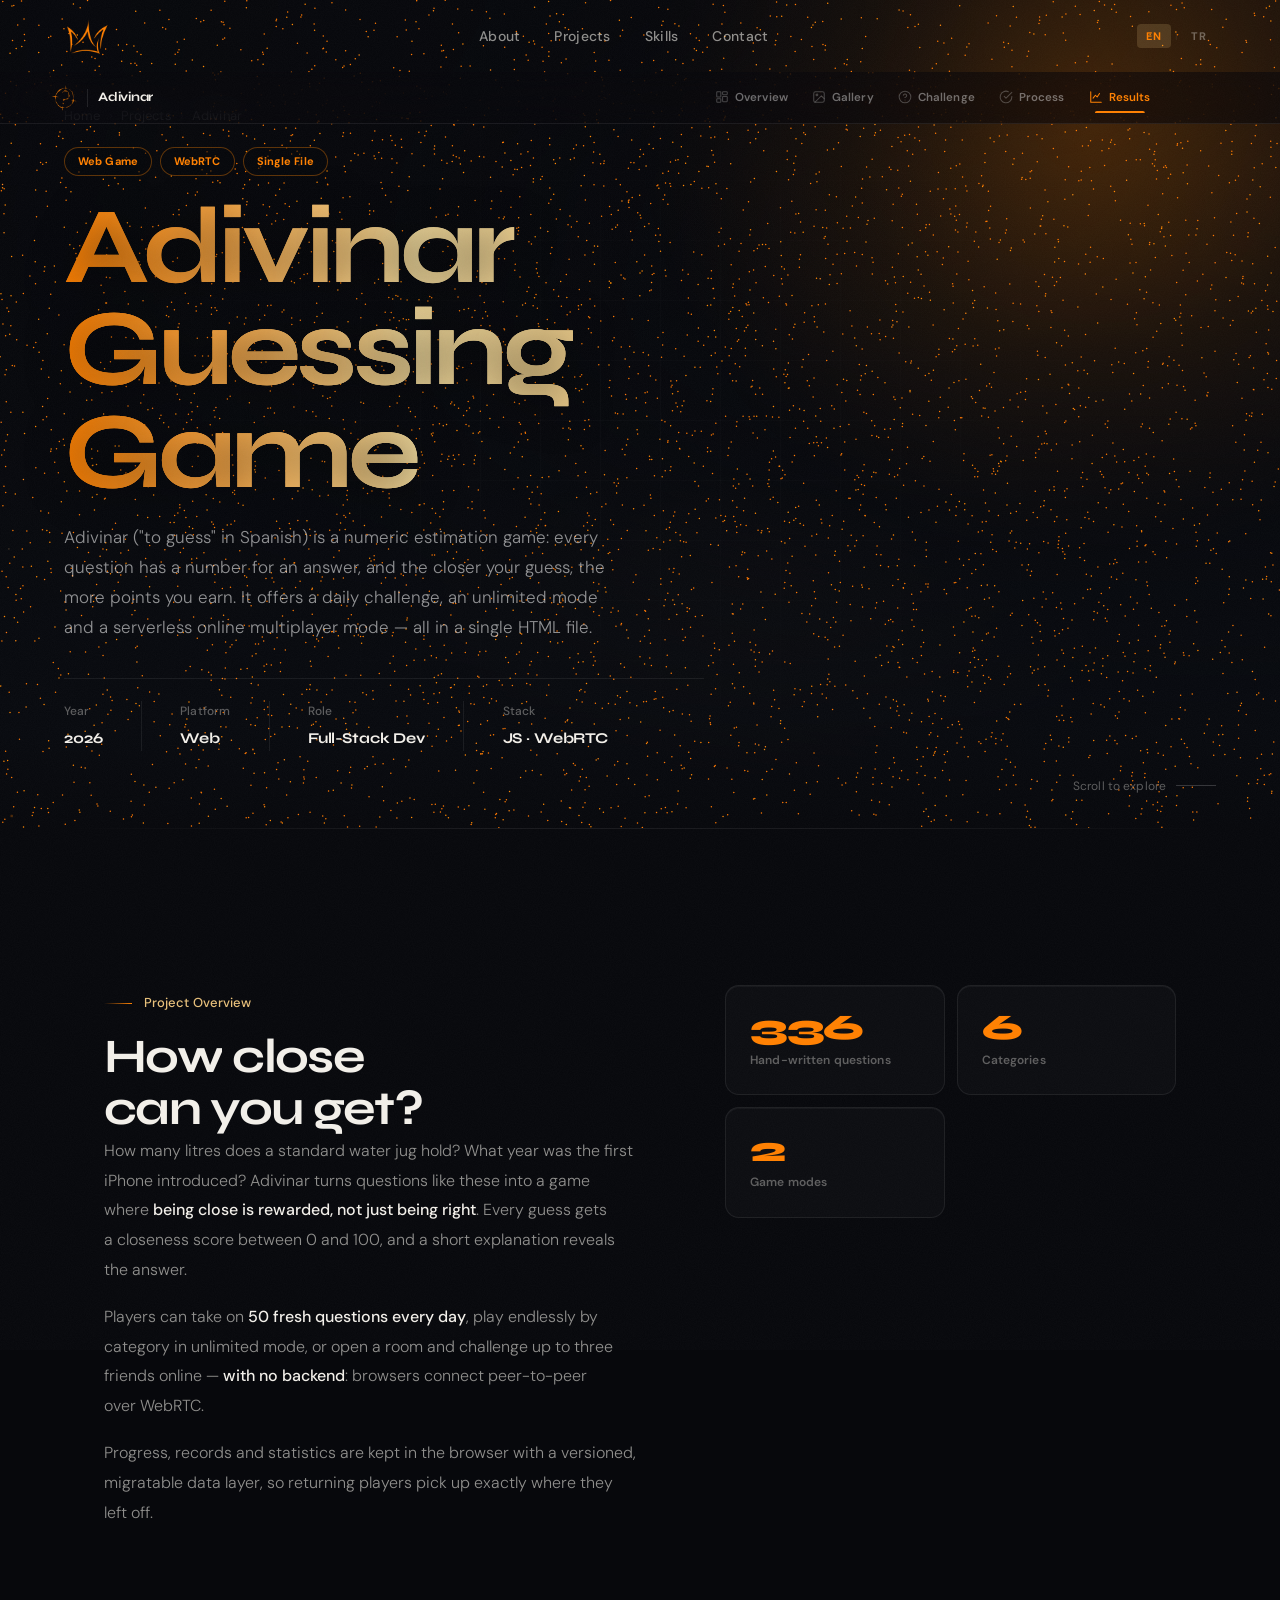
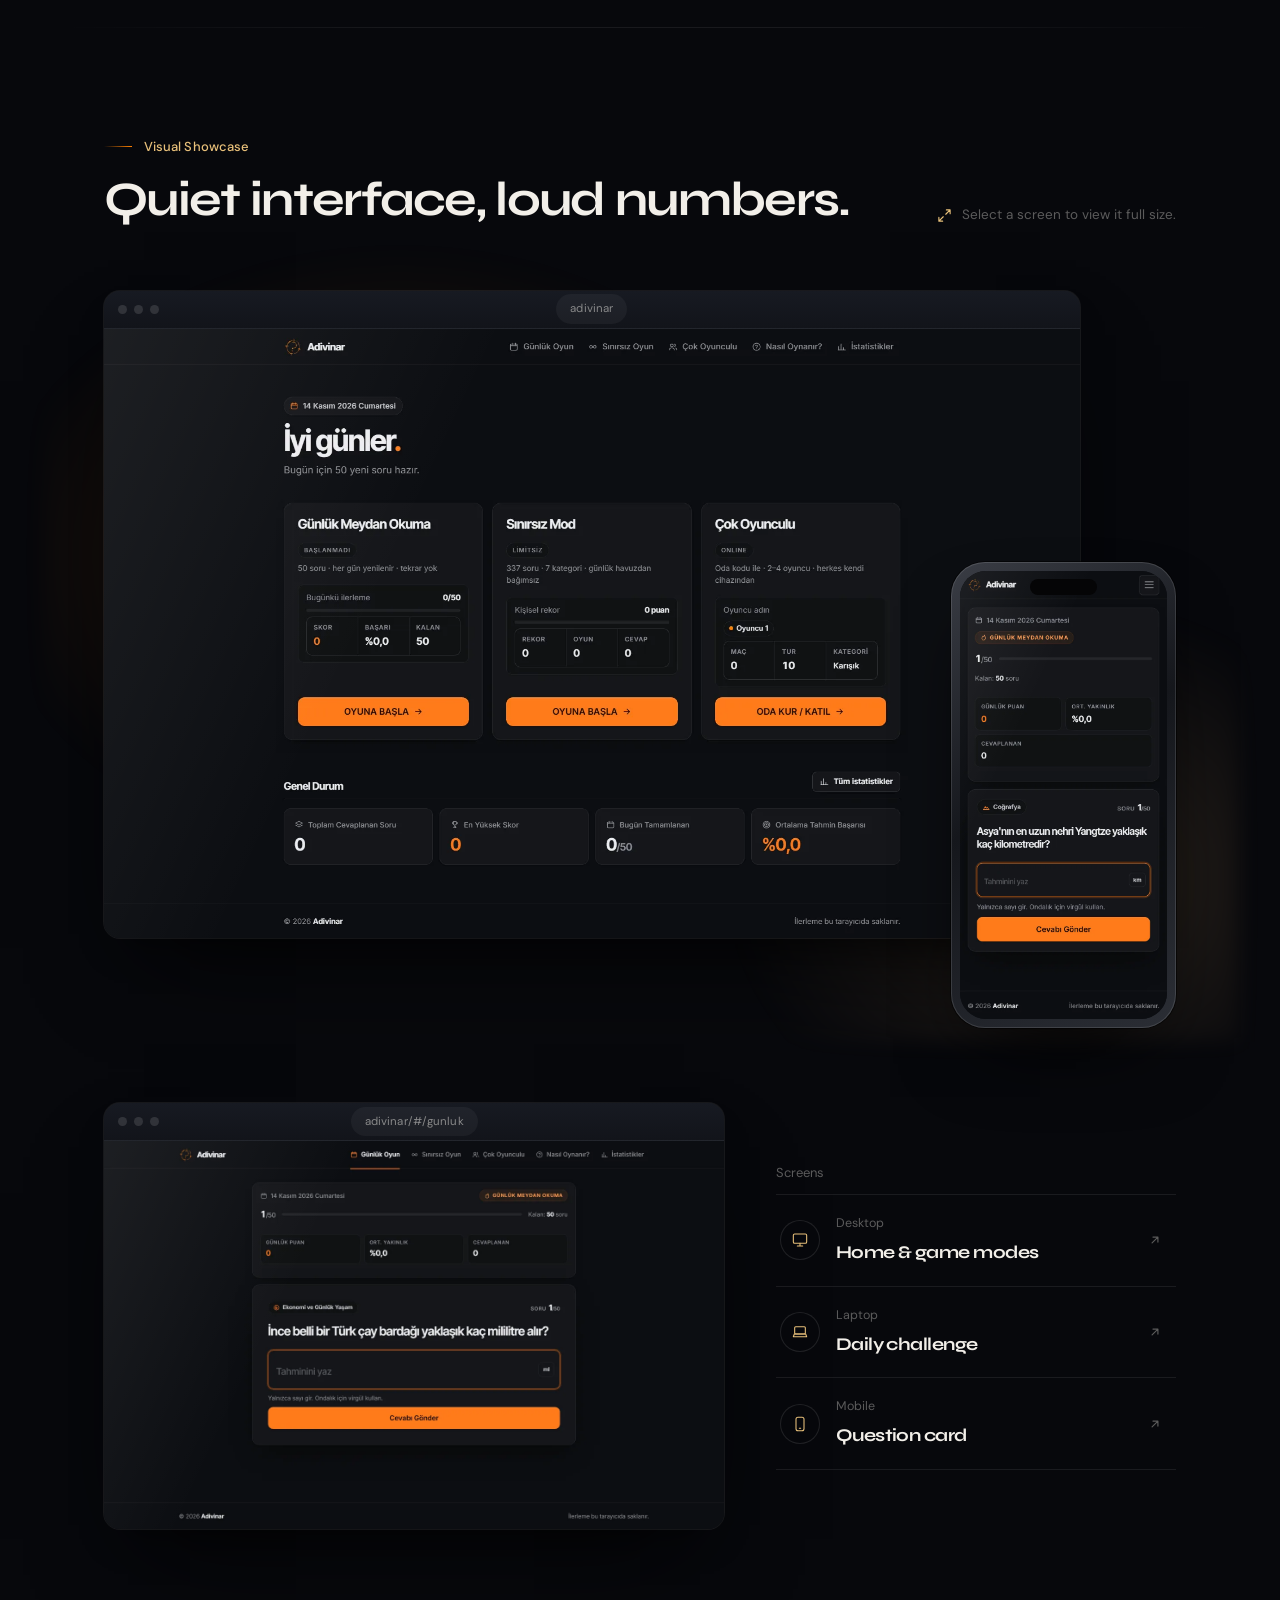
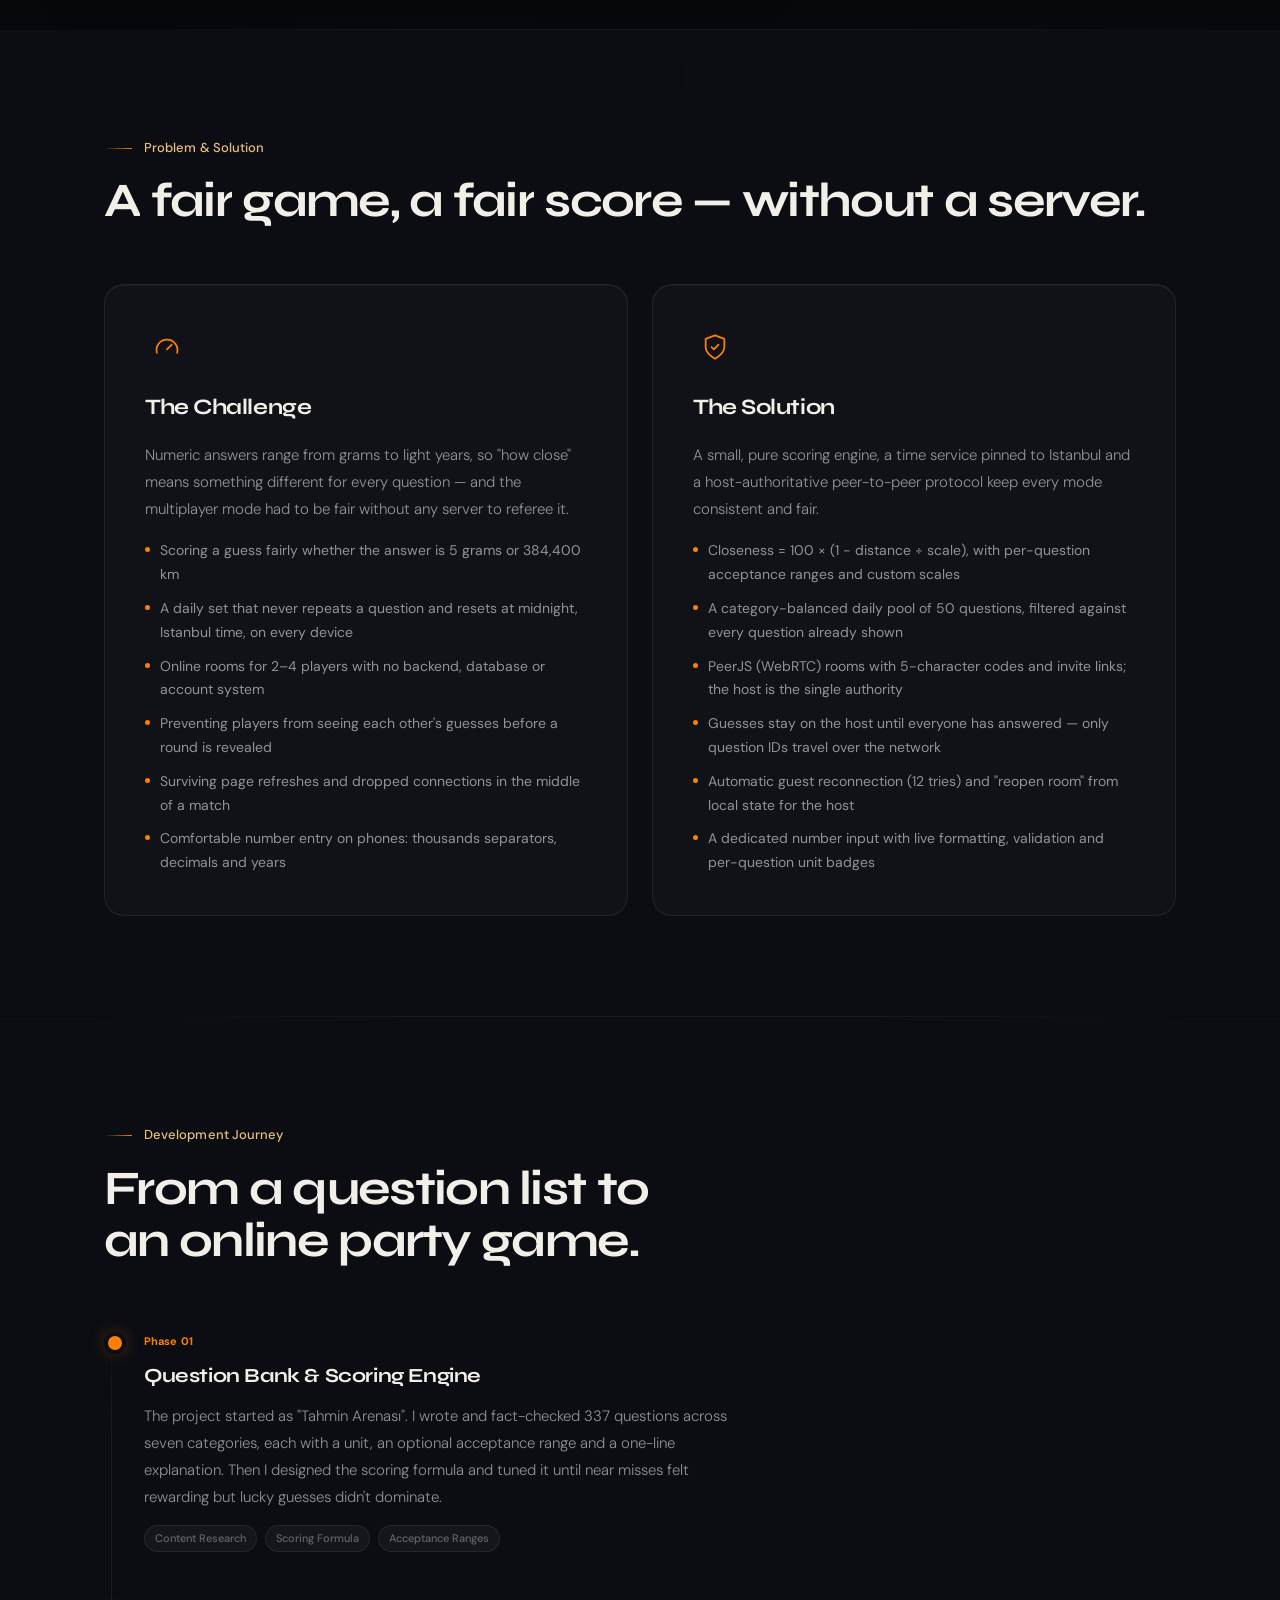
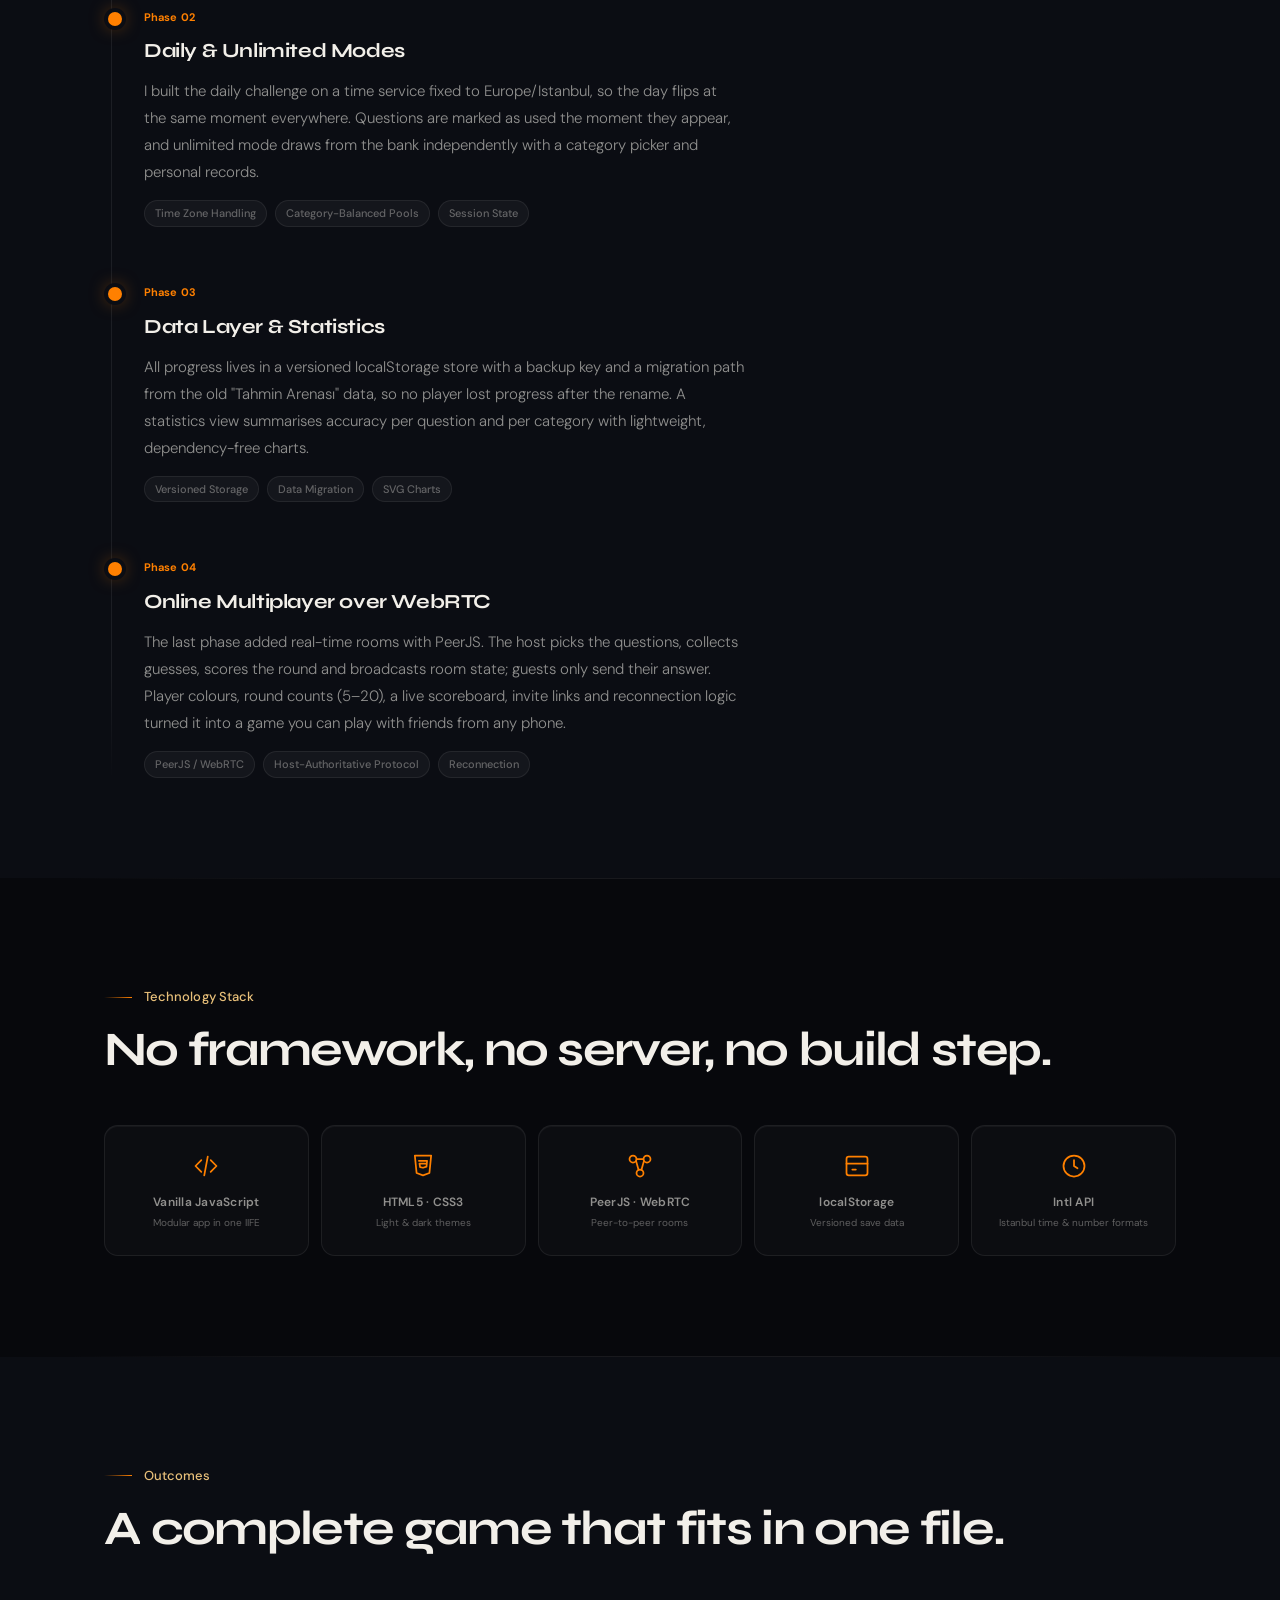
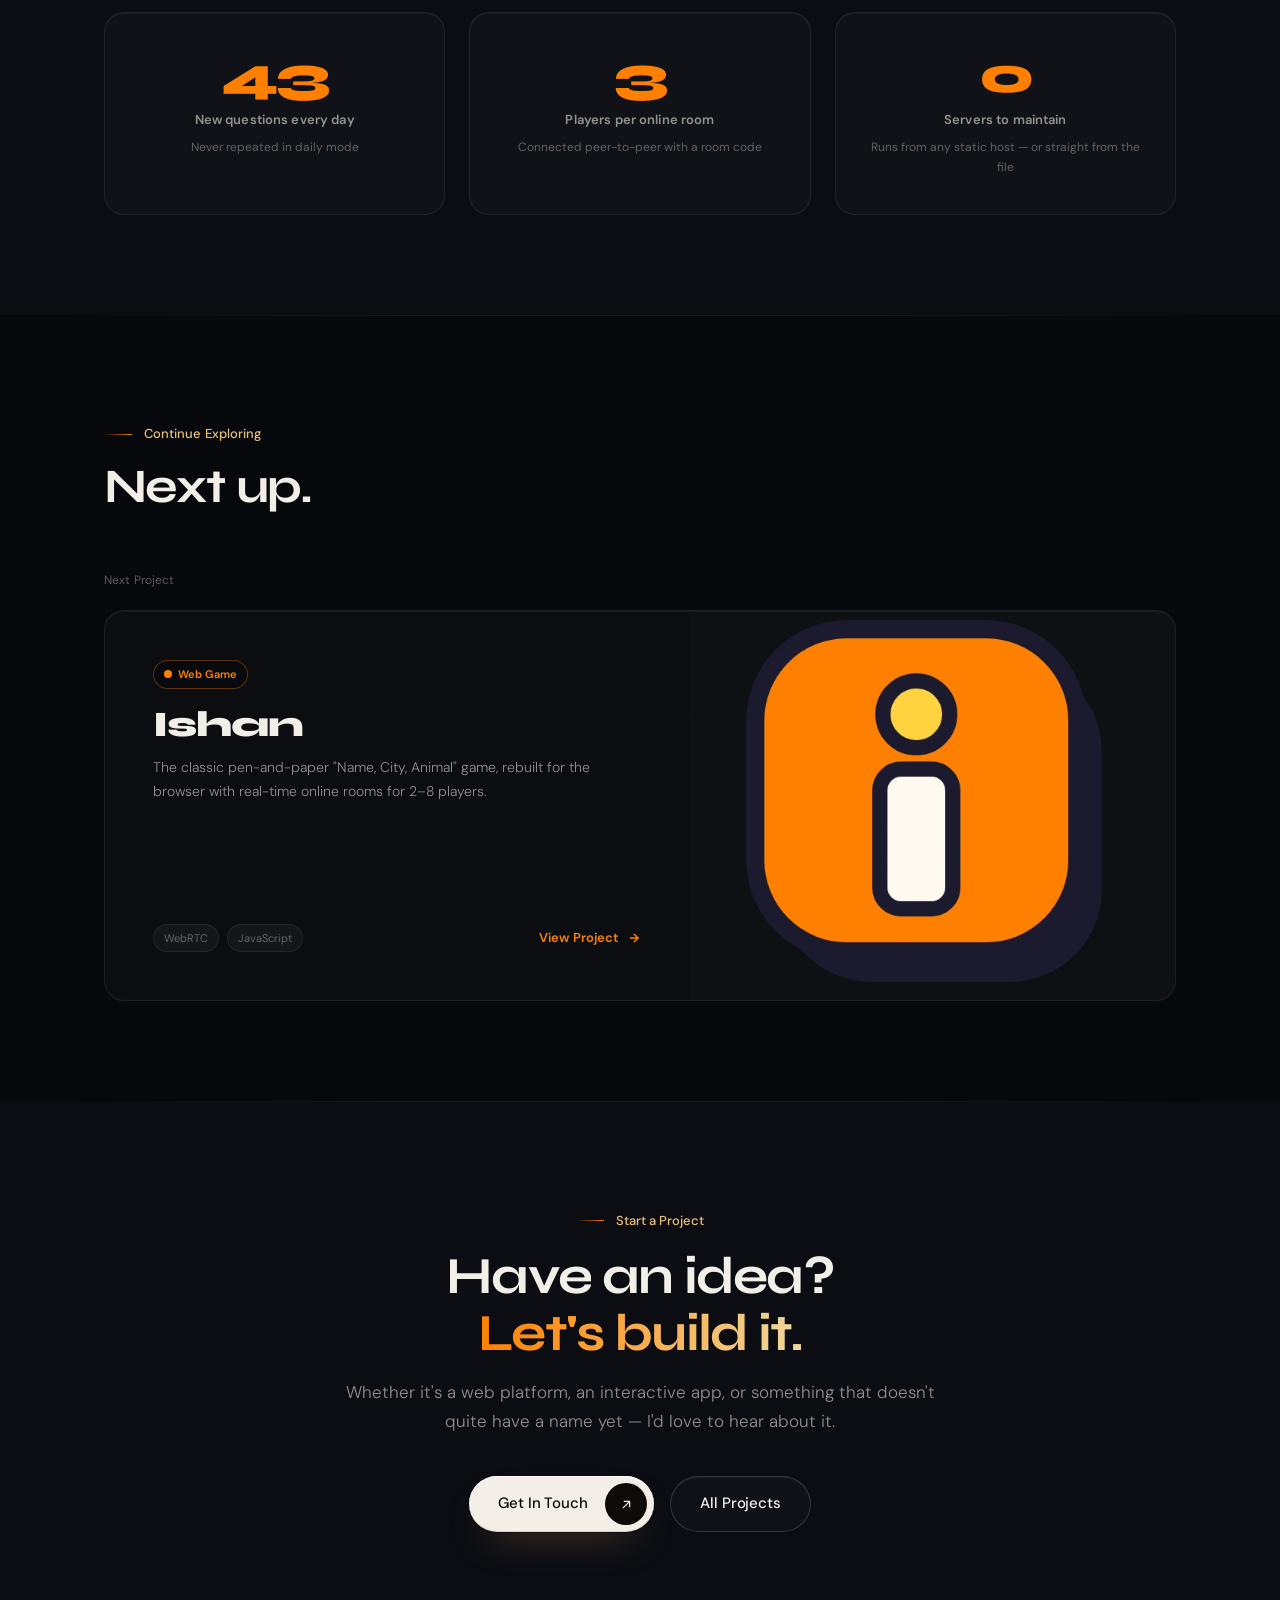
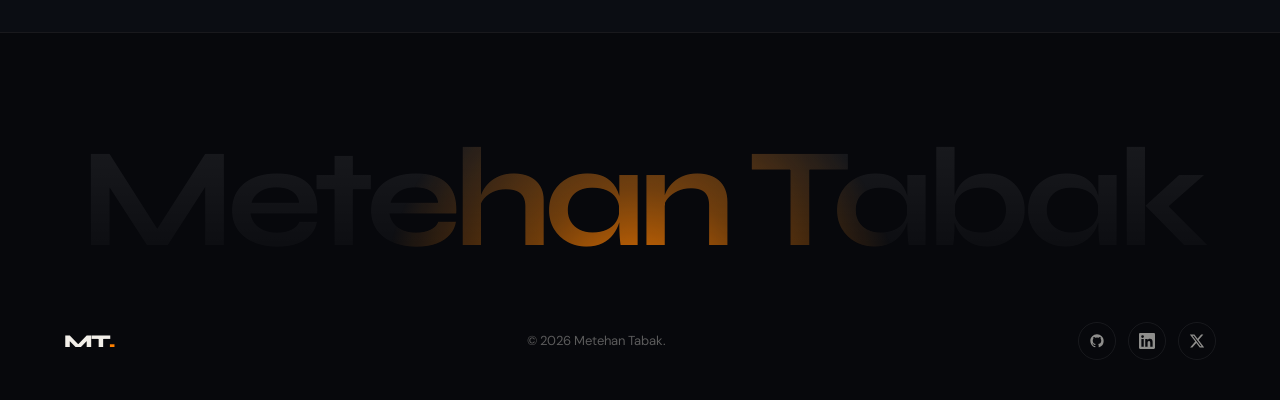
<file: Adivinar.html>
<!DOCTYPE html>
<html lang="en">
<head>
  <meta charset="UTF-8">
  <meta name="viewport" content="width=device-width, initial-scale=1.0">
  <title>Adivinar — Metehan Tabak</title>
  <meta name="description" content="Adivinar — a numeric estimation game with a daily challenge, unlimited mode and serverless online multiplayer over WebRTC. Built by Metehan Tabak.">
  <meta name="theme-color" content="#07080c">
  <link rel="icon" type="image/png" sizes="32x32" href="assets/img/favicon-32.png">
  <link rel="icon" type="image/png" sizes="192x192" href="assets/img/favicon.png">
  <link rel="apple-touch-icon" href="assets/img/apple-touch-icon.png">
  <link rel="preload" href="assets/fonts/syne-latin-wght-normal.woff2" as="font" type="font/woff2" crossorigin>
  <link rel="preload" href="assets/fonts/dm-sans-latin-wght-normal.woff2" as="font" type="font/woff2" crossorigin>
  <script>(function(d){d.classList.add('js');try{if(sessionStorage.getItem('mt_seen'))d.classList.add('pl-quick')}catch(e){}})(document.documentElement)</script>
  <noscript><style>#preloader{display:none!important}.reveal{opacity:1!important;transform:none!important}</style></noscript>
  <link rel="stylesheet" href="assets/css/MobileNav.css">
  <style>
    *, *::before, *::after { margin: 0; padding: 0; box-sizing: border-box; }
    :root {
      --bg: #080a0f;
      --bg2: #0d1017;
      --surface: rgba(255,255,255,0.03);
      --surface-hover: rgba(255,255,255,0.06);
      --border: rgba(255,255,255,0.06);
      --border-hover: rgba(255,255,255,0.14);
      --accent: #ff8000;
      --accent2: #FFB266;
      --accent-glow: rgba(232,192,122,0.18);
      --accent-glow-strong: rgba(232,192,122,0.35);
      --text: #f0f0ee;
      --text-muted: rgba(240,240,238,0.45);
      --text-dim: rgba(240,240,238,0.25);
      --font-display: 'Syne', sans-serif;
      --font-body: 'DM Sans', sans-serif;
    }
    html { scroll-behavior: smooth; }
    body { background: var(--bg); color: var(--text); font-family: var(--font-body); font-size: 16px; line-height: 1.7; overflow-x: hidden; }


    /* ── CUSTOM CURSOR ── */
    #cursor {
      position: fixed;
      top: 0; left: 0;
      width: 12px; height: 12px;
      background: var(--accent);
      border-radius: 50%;
      pointer-events: none;
      z-index: 9999;
      transform: translate(-50%, -50%);
      transition: width .2s, height .2s, background .2s, opacity .3s;
      mix-blend-mode: normal;
      opacity: 0;
    }
    #cursor-ring {
      position: fixed;
      top: 0; left: 0;
      width: 36px; height: 36px;
      border: 1.5px solid rgba(232,192,122,0.5);
      border-radius: 50%;
      pointer-events: none;
      z-index: 9998;
      transform: translate(-50%, -50%);
      transition: all .08s linear, opacity .3s;
      opacity: 0;
    }

    /* PRELOADER */
    #preloader { position: fixed; inset: 0; background: var(--bg); z-index: 99999; display: flex; align-items: center; justify-content: center; flex-direction: column; gap: 24px; transition: opacity .6s ease, visibility .6s ease; }
    #preloader.hidden { opacity: 0; visibility: hidden; }
    .preloader-logo { font-family: var(--font-display); font-size: 40px; font-weight: 800; letter-spacing: -0.03em; color: var(--text); }
    .preloader-logo span { color: var(--accent); }
    .preloader-bar-wrap { width: 200px; height: 2px; background: rgba(255,255,255,0.08); border-radius: 2px; overflow: hidden; }
    .preloader-bar { height: 100%; background: linear-gradient(90deg, var(--accent2), var(--accent)); width: 0%; animation: preload 1.4s cubic-bezier(.4,0,.2,1) forwards; }
    @keyframes preload { 0%{width:0%} 40%{width:60%} 80%{width:88%} 100%{width:100%} }

    /* NAV */
    nav { position: fixed; top: 0; left: 0; right: 0; z-index: 1000; padding: 0 clamp(24px,5vw,80px); height: 72px; display: flex; align-items: center; gap: 24px; transition: background .4s, backdrop-filter .4s; }
    nav.scrolled { background: rgba(8,10,15,0.85); backdrop-filter: blur(20px); border-bottom: 1px solid var(--border); }
    .nav-logo { text-decoration: none; flex: 0 0 auto; display: flex; align-items: center; }
    .nav-logo-img { height: 60px; width: auto; display: block; object-fit: contain; filter: brightness(1); transition: opacity .25s; }
    .nav-logo:hover .nav-logo-img { opacity: 0.8; }
    .nav-links { display: flex; align-items: center; gap: 40px; list-style: none; }
    .nav-links a { font-size: 14px; font-weight: 500; color: var(--text-muted); text-decoration: none; letter-spacing: 0.02em; transition: color .25s; position: relative; }
    .nav-links a::after { content:''; position:absolute; bottom:-4px; left:0; width:0; height:1px; background:var(--accent); transition:width .3s cubic-bezier(.4,0,.2,1); }
    .nav-links a:hover { color: var(--text); }
    .nav-links a:hover::after { width: 100%; }
    .hamburger { display: none; flex-direction: column; gap: 5px; background: none; border: none; padding: 4px; }
    .hamburger span { display: block; width: 22px; height: 1.5px; background: var(--text); border-radius: 2px; }

    /* ══ HERO ══ */
    #hero {
      position: relative;
      min-height: 92vh;
      display: flex;
      flex-direction: column;
      justify-content: flex-end;
      overflow: hidden;
    }

    /* subtle dark base */
    .hero-art {
      position: absolute; inset: 0; z-index: 0;
    }
    .hero-art::before {
      content: ''; position: absolute; inset: 0; z-index: 1; pointer-events: none;
      background:
        radial-gradient(ellipse 110% 70% at 50% 0%,   rgba(8,10,15,0.55) 0%, transparent 60%),
        radial-gradient(ellipse 100% 50% at 50% 100%,  rgba(8,10,15,0.95) 0%, rgba(8,10,15,0.6) 40%, transparent 70%);
    }
    .hero-art::after {
      content: ''; position: absolute; inset: 0; z-index: 2; pointer-events: none;
      background: linear-gradient(to top,
        var(--bg) 0%, rgba(8,10,15,0.96) 12%, rgba(8,10,15,0.80) 25%,
        rgba(8,10,15,0.45) 45%, rgba(8,10,15,0.15) 65%, transparent 80%);
    }
    .hero-noise { position: absolute; inset: 0; z-index: 3;
      background-image: url("data:image/svg+xml,%3Csvg viewBox='0 0 256 256' xmlns='http://www.w3.org/2000/svg'%3E%3Cfilter id='n'%3E%3CfeTurbulence type='fractalNoise' baseFrequency='0.9' numOctaves='4' stitchTiles='stitch'/%3E%3C/filter%3E%3Crect width='100%25' height='100%25' filter='url(%23n)' opacity='0.03'/%3E%3C/svg%3E");
      background-size: 200px; pointer-events: none; }
    .hero-grid { position: absolute; inset: 0; z-index: 3;
      background-image: linear-gradient(rgba(255,255,255,0.018) 1px, transparent 1px),
                        linear-gradient(90deg, rgba(255,255,255,0.018) 1px, transparent 1px);
      background-size: 60px 60px;
      mask-image: radial-gradient(ellipse 70% 70% at 50% 50%, black 0%, transparent 75%);
      pointer-events: none; }

    /* content strip — flex row: text left, logo right */
    .hero-content {
      position: relative; z-index: 10; width: 100%;
      padding: 0 clamp(28px,5vw,88px) clamp(52px,6vw,88px);
      opacity: 0; animation: fadeUp .9s ease .25s forwards;
      display: flex;
      align-items: flex-end;
      justify-content: space-between;
      gap: 0;
      overflow: visible;
    }
    /* text sits on top of the logo bleed */
    .hero-text {
      flex: 1; min-width: 0;
      position: relative; z-index: 2;
    }

    /* ── PARALLAX LOGO IMG ── */
    #heroLogoImg {
      flex-shrink: 0;
      width: clamp(1000px, 52vw, 720px);
      height: clamp(420px, 52vw, 720px);
      object-fit: contain;
      display: block;
      margin-right: 40px;
      opacity: 0;
      will-change: transform;
      position: relative; z-index: 1;
      transition: opacity 0.7s ease;
      pointer-events: none;
    }
    #heroLogoImg.loaded { opacity: 0.65; }
    @media (max-width: 768px) { #heroLogoImg { display: none; } }
    .hero-breadcrumb { display: flex; align-items: center; gap: 8px; font-size: 11px; color: rgba(255,255,255,.35); letter-spacing: 0.07em; text-transform: uppercase; margin-bottom: 20px; }
    .hero-breadcrumb a { color: rgba(255,255,255,.35); text-decoration: none; transition: color .2s; }
    .hero-breadcrumb a:hover { color: var(--accent); }
    .hero-breadcrumb-sep { opacity: .4; }
    .hero-tags { display: flex; gap: 8px; flex-wrap: wrap; margin-bottom: 20px; }
    .hero-tag { padding: 4px 13px; background: rgba(232,192,122,0.1); border: 1px solid rgba(232,192,122,0.22); border-radius: 100px; font-size: 10px; font-weight: 700; color: var(--accent); letter-spacing: 0.07em; text-transform: uppercase; }
    h1.hero-title { font-family: var(--font-display); font-size: clamp(52px, 9.5vw, 108px); font-weight: 800; line-height: .95; letter-spacing: -0.04em; color: #fff; margin-bottom: 20px; text-shadow: 0 4px 40px rgba(0,0,0,.5); }
    h1.hero-title span { display: block; background: linear-gradient(90deg, var(--accent) 0%, #f0d89a 55%, var(--accent2) 100%); -webkit-background-clip: text; -webkit-text-fill-color: transparent; background-clip: text; }
    .hero-desc { font-size: clamp(14px, 1.6vw, 17px); color: rgba(255,255,255,.55); max-width: 560px; line-height: 1.75; font-weight: 300; margin-bottom: 36px; }
    .hero-meta { display: flex; gap: 48px; flex-wrap: wrap; }
    .meta-label { font-size: 10px; letter-spacing: 0.1em; text-transform: uppercase; color: var(--text-dim); font-weight: 600; margin-bottom: 4px; }
    .meta-value { font-family: var(--font-display); font-size: 15px; font-weight: 700; color: var(--text); letter-spacing: -0.01em; }
    .hero-scroll { position: absolute; bottom: 32px; right: clamp(24px,5vw,80px); display: flex; align-items: center; gap: 10px; font-size: 11px; letter-spacing: 0.1em; text-transform: uppercase; color: var(--text-dim); opacity: 0; animation: fadeUp .8s ease 1s forwards; }
    .scroll-line { width: 40px; height: 1px; background: rgba(255,255,255,.18); overflow: hidden; position: relative; }
    .scroll-line::after { content:''; position:absolute; left:-100%; top:0; width:100%; height:100%; background:var(--accent); animation: lineSlide 2.2s ease 1.8s infinite; }
    @keyframes lineSlide { 0%{left:-100%} 50%{left:0%} 100%{left:100%} }
    @keyframes fadeUp { from{opacity:0;transform:translateY(28px)} to{opacity:1;transform:translateY(0)} }

    /* DIVIDER */
    .section-divider { height: 1px; background: linear-gradient(90deg, transparent, var(--border) 30%, var(--border) 70%, transparent); margin: 0 clamp(24px,5vw,80px); }

    /* SECTION BASE */
    .section-wrap { max-width: 1200px; margin: 0 auto; padding: 100px clamp(24px,5vw,80px); }
    .section-label { display: inline-flex; align-items: center; gap: 10px; font-size: 11px; letter-spacing: 0.12em; text-transform: uppercase; color: var(--accent); font-weight: 600; margin-bottom: 16px; }
    .section-label::before { content:''; display:block; width:24px; height:1px; background:var(--accent); }
    .section-title { font-family: var(--font-display); font-size: clamp(28px,4.5vw,48px); font-weight: 800; letter-spacing: -0.03em; line-height: 1.1; color: var(--text); }

    /* REVEAL */
    .reveal { opacity: 0; transform: translateY(32px); transition: opacity .8s cubic-bezier(.4,0,.2,1), transform .8s cubic-bezier(.4,0,.2,1); }
    .reveal.visible { opacity: 1; transform: translateY(0); }
    .reveal-delay-1 { transition-delay: .1s; }
    .reveal-delay-2 { transition-delay: .2s; }
    .reveal-delay-3 { transition-delay: .3s; }
    .reveal-delay-4 { transition-delay: .4s; }

    /* OVERVIEW */
    #overview { background: var(--bg); }
    .overview-grid { display: grid; grid-template-columns: 1.2fr 1fr; gap: 80px; align-items: start; margin-top: 56px; }
    .overview-body { font-size: 16px; color: var(--text-muted); line-height: 1.85; font-weight: 300; }
    .overview-body p + p { margin-top: 18px; }
    .overview-body strong { color: var(--text); font-weight: 500; }
    .stat-card { padding: 24px; background: var(--surface); border: 1px solid var(--border); border-radius: 14px; transition: all .3s; }
    .stat-card:hover { background: var(--surface-hover); border-color: var(--border-hover); transform: translateX(4px); }
    .stat-card-num { font-family: var(--font-display); font-size: 36px; font-weight: 800; letter-spacing: -0.04em; color: var(--text); line-height: 1; }
    .stat-card-num span { color: var(--accent); }
    .stat-card-label { font-size: 12px; letter-spacing: 0.06em; text-transform: uppercase; color: var(--text-dim); margin-top: 4px; font-weight: 600; }
    .stat-row { display: grid; grid-template-columns: 1fr 1fr; gap: 12px; }

    /* CHALLENGE / SOLUTION */
    #challenge { background: var(--bg2); }
    .cs-grid { display: grid; grid-template-columns: 1fr 1fr; gap: 24px; margin-top: 56px; }
    .cs-card { padding: 40px; background: var(--surface); border: 1px solid var(--border); border-radius: 20px; transition: all .4s; }
    .cs-card:hover { background: var(--surface-hover); border-color: var(--border-hover); transform: translateY(-4px); }
    .cs-icon { width:44px; height:44px; display:flex; align-items:center; justify-content:center; color:var(--accent); margin-bottom:20px; }
    .cs-title { font-family: var(--font-display); font-size: 22px; font-weight: 700; color: var(--text); letter-spacing: -0.02em; margin-bottom: 16px; }
    .cs-body { font-size: 15px; color: var(--text-muted); line-height: 1.8; font-weight: 300; }
    .cs-list { margin-top: 16px; display: flex; flex-direction: column; gap: 10px; }
    .cs-item { display: flex; align-items: flex-start; gap: 10px; font-size: 14px; color: var(--text-muted); }
    .cs-item::before { content:''; display:block; width:5px; height:5px; border-radius:50%; background:var(--accent); margin-top:8px; flex-shrink:0; }

        /* GALLERY */
    #gallery { background: var(--bg); }

    /* ── Gallery Layout ── */
    .gallery-showcase { display: flex; flex-direction: column; gap: 32px; margin-top: 56px; }

    /* Row wrappers */
    .gallery-row { display: flex; gap: 24px; align-items: stretch; }

    /* ── DEVICE LABEL ── */
    .device-label {
      display: inline-flex; align-items: center; gap: 6px;
      font-size: 10px; font-weight: 700; letter-spacing: 0.1em; text-transform: uppercase;
      color: var(--text-dim); margin-bottom: 10px;
    }
    .device-label svg { opacity: .55; }

    /* ── DESKTOP FRAME ── */
    .device-desktop {
      flex: 1; min-width: 0;
      transition: transform .4s cubic-bezier(.4,0,.2,1);
    }
    .device-desktop:hover { transform: translateY(-5px); }

    .browser-frame {
      border-radius: 14px; overflow: hidden;
      border: 1px solid var(--border-hover);
      background: #1a1d24;
      box-shadow: 0 24px 64px rgba(0,0,0,0.55), 0 0 0 1px rgba(255,255,255,0.04);
      transition: box-shadow .4s, border-color .4s;
    }
    .device-desktop:hover .browser-frame {
      box-shadow: 0 32px 80px rgba(0,0,0,0.65), 0 0 0 1px rgba(232,192,122,0.14);
      border-color: rgba(232,192,122,0.2);
    }
    .browser-bar {
      height: 36px; background: #141720;
      border-bottom: 1px solid rgba(255,255,255,0.06);
      display: flex; align-items: center; padding: 0 14px; gap: 7px; flex-shrink: 0;
    }
    .browser-dot {
      width: 10px; height: 10px; border-radius: 50%; flex-shrink: 0;
    }
    .browser-dot:nth-child(1) { background: #ff5f57; }
    .browser-dot:nth-child(2) { background: #febc2e; }
    .browser-dot:nth-child(3) { background: #28c840; }
    .browser-url {
      flex: 1; height: 20px; background: rgba(255,255,255,0.05);
      border-radius: 4px; margin: 0 10px; display: flex; align-items: center;
      padding: 0 8px; gap: 6px;
    }
    .browser-url-lock { width: 8px; height: 8px; opacity: .4; }
    .browser-url-text {
      font-size: 10px; color: rgba(255,255,255,0.3); letter-spacing: 0.02em;
      white-space: nowrap; overflow: hidden; text-overflow: ellipsis;
    }
    .browser-screen {
      width: 100%; aspect-ratio: 16/10; overflow: hidden;
      position: relative; display: block;
    }
    .browser-screen img {
      width: 100%; height: 100%; object-fit: cover; object-position: top center;
      display: block; transition: transform .6s cubic-bezier(.4,0,.2,1);
    }
    .device-desktop:hover .browser-screen img { transform: scale(1.03); }

    /* ── MOBILE FRAME ── */
    .device-mobile {
      flex: 0 0 auto; width: 190px;
      transition: transform .4s cubic-bezier(.4,0,.2,1);
    }
    .device-mobile:hover { transform: translateY(-5px); }

    .phone-frame {
      border-radius: 30px; overflow: hidden;
      border: 2px solid rgba(255,255,255,0.1);
      background: #111318;
      box-shadow: 0 24px 64px rgba(0,0,0,0.6), inset 0 1px 0 rgba(255,255,255,0.08), 0 0 0 1px rgba(255,255,255,0.04);
      transition: box-shadow .4s, border-color .4s;
      position: relative;
    }
    .device-mobile:hover .phone-frame {
      box-shadow: 0 32px 80px rgba(0,0,0,0.7), inset 0 1px 0 rgba(255,255,255,0.1), 0 0 0 1px rgba(232,192,122,0.18);
      border-color: rgba(232,192,122,0.25);
    }
    .phone-notch {
      height: 28px; background: #111318;
      display: flex; align-items: center; justify-content: center;
      position: relative; z-index: 2; flex-shrink: 0;
    }
    .phone-notch-pill {
      width: 72px; height: 12px; background: #0d1017; border-radius: 8px;
    }
    .phone-screen {
      width: 100%; aspect-ratio: 9/19; overflow: hidden; display: block;
      background: #0d1017;
    }
    .phone-screen img {
      width: 100%; height: 100%; object-fit: cover; object-position: top center;
      display: block; transition: transform .6s cubic-bezier(.4,0,.2,1);
    }
    .device-mobile:hover .phone-screen img { transform: scale(1.03); }
    .phone-home {
      height: 24px; display: flex; align-items: center; justify-content: center;
      flex-shrink: 0;
    }
    .phone-home-bar {
      width: 52px; height: 4px; border-radius: 3px; background: rgba(255,255,255,0.18);
    }

    @media (max-width: 900px) {
      .gallery-row { flex-direction: column; }
      .device-mobile { width: 100%; max-width: 220px; margin: 0 auto; }
    }
    @media (max-width: 560px) {
      .device-mobile { width: 180px; }
    }

    /* old classes kept for compatibility */
    .gallery-grid { display: none; }
    .gallery-item { display: none; }
    .gallery-caption { font-family: var(--font-display); font-size: 14px; font-weight: 700; color: var(--text); letter-spacing: -0.01em; }
    .gallery-sub { font-size: 12px; color: var(--text-dim); }

    /* PROCESS */
    #process { background: var(--bg2); }
    .process-timeline { position: relative; margin-top: 64px; padding-left: 40px; }
    .process-timeline::before { content:''; position:absolute; left:7px; top:0; bottom:0; width:1px; background:linear-gradient(to bottom, transparent, var(--border) 10%, var(--border) 90%, transparent); }
    .process-step { position: relative; padding-bottom: 56px; }
    .process-step:last-child { padding-bottom: 0; }
    .process-dot { position: absolute; left: -36px; top: 4px; width: 14px; height: 14px; border-radius: 50%; border: 2px solid var(--accent); background: var(--bg2); transition: all .3s; }
    .process-step:hover .process-dot { background: var(--accent); box-shadow: 0 0 16px var(--accent-glow); }
    .process-num { font-size: 11px; font-weight: 700; color: var(--accent); letter-spacing: 0.1em; text-transform: uppercase; margin-bottom: 8px; }
    .process-title { font-family: var(--font-display); font-size: 20px; font-weight: 700; color: var(--text); letter-spacing: -0.02em; margin-bottom: 10px; }
    .process-body { font-size: 15px; color: var(--text-muted); line-height: 1.8; font-weight: 300; max-width: 600px; }
    .process-tags { display: flex; gap: 8px; flex-wrap: wrap; margin-top: 14px; }
    .ptag { padding: 3px 10px; background: rgba(255,255,255,0.04); border: 1px solid var(--border); border-radius: 100px; font-size: 11px; color: var(--text-dim); font-weight: 500; }

    /* TECH */
    #tech { background: var(--bg); }
    .tech-grid { display: grid; grid-template-columns: repeat(5, 1fr); gap: 12px; margin-top: 48px; }
    .tech-item { padding: 24px 16px; background: var(--surface); border: 1px solid var(--border); border-radius: 14px; text-align: center; transition: all .3s cubic-bezier(.4,0,.2,1); display:flex; flex-direction:column; align-items:center; }
    .tech-item:hover { background: var(--surface-hover); border-color: rgba(232,192,122,0.25); transform: translateY(-4px); box-shadow: 0 8px 24px rgba(0,0,0,0.3), 0 0 0 1px rgba(232,192,122,0.1); }
    .tech-icon { width:32px; height:32px; display:flex; align-items:center; justify-content:center; color:var(--accent); margin:0 auto 10px auto; }
    .tech-label { font-size: 12px; font-weight: 600; color: var(--text-muted); letter-spacing: 0.02em; }
    .tech-sub { font-size: 10px; color: var(--text-dim); margin-top: 2px; }

    /* RESULTS */
    #results { background: var(--bg2); }
    .results-grid { display: grid; grid-template-columns: repeat(3, 1fr); gap: 24px; margin-top: 56px; }
    .result-card { padding: 36px 32px; background: var(--surface); border: 1px solid var(--border); border-radius: 20px; text-align: center; transition: all .4s; position: relative; overflow: hidden; }
    .result-card::before { content:''; position:absolute; inset:0; background:radial-gradient(circle at 50% 0%, var(--accent-glow) 0%, transparent 70%); opacity:0; transition:opacity .4s; }
    .result-card:hover { background: var(--surface-hover); border-color: rgba(232,192,122,0.2); transform: translateY(-6px); box-shadow: 0 16px 48px rgba(0,0,0,0.4); }
    .result-card:hover::before { opacity: 1; }
    .result-num { font-family: var(--font-display); font-size: 52px; font-weight: 800; letter-spacing: -0.04em; color: var(--text); line-height: 1; position: relative; }
    .result-num span { color: var(--accent); }
    .result-label { font-size: 13px; font-weight: 600; color: var(--text-muted); margin-top: 8px; letter-spacing: 0.02em; position: relative; }
    .result-desc { font-size: 12px; color: var(--text-dim); margin-top: 6px; position: relative; }

    /* NEXT PROJECT */
    #next { background: var(--bg); }
    .next-inner { margin-top: 56px; }
    .next-label { font-size: 12px; letter-spacing: 0.1em; text-transform: uppercase; color: var(--text-dim); margin-bottom: 20px; }
    .next-card { display: grid; grid-template-columns: 1.2fr 1fr; border: 1px solid var(--border); border-radius: 20px; overflow: hidden; transition: all .4s cubic-bezier(.4,0,.2,1); text-decoration: none; background: var(--surface); transform-style: preserve-3d; }
    .next-card:hover { border-color: rgba(232,192,122,0.25); background: var(--surface-hover); transform: perspective(1200px) translateY(-8px); box-shadow: 0 24px 80px rgba(0,0,0,0.5), 0 0 0 1px rgba(232,192,122,0.1); }
    .next-card-content { padding: 48px; display: flex; flex-direction: column; justify-content: space-between; }
    .next-card-badge { display: inline-flex; align-items: center; gap: 6px; padding: 4px 10px; background: var(--accent-glow); border: 1px solid rgba(232,192,122,0.25); border-radius: 100px; font-size: 10px; font-weight: 600; color: var(--accent); letter-spacing: 0.08em; text-transform: uppercase; margin-bottom: 16px; }
    .next-card-title { font-family: var(--font-display); font-size: clamp(22px,3.5vw,36px); font-weight: 800; color: var(--text); letter-spacing: -0.03em; line-height: 1.1; margin-bottom: 12px; }
    .next-card-desc { font-size: 14px; color: var(--text-muted); line-height: 1.7; font-weight: 300; }
    .next-card-bottom { margin-top: 32px; display: flex; align-items: center; justify-content: space-between; }
    .next-card-tags { display: flex; gap: 8px; flex-wrap: wrap; }
    .ntag { padding: 4px 10px; background: rgba(255,255,255,0.04); border: 1px solid var(--border); border-radius: 100px; font-size: 11px; color: var(--text-dim); }
    .next-arrow { display: flex; align-items: center; gap: 8px; font-size: 13px; font-weight: 600; color: var(--accent); letter-spacing: 0.04em; text-transform: uppercase; transition: gap .2s; }
    .next-card:hover .next-arrow { gap: 14px; }
    .next-card-visual { background: linear-gradient(135deg, rgba(44, 44, 44, 0.1) 100%, rgba(70,70,70,0.06) 0%); display: flex; align-items: center; justify-content: center; font-size: 80px; min-height: 240px; }
    .next-card-visual-emoji { transition: transform .5s cubic-bezier(.4,0,.2,1); }
    .next-card:hover .next-card-visual-emoji { transform: scale(1.1) rotate(-5deg); }
    .next-card-img { max-width: 80%; height: auto; object-fit: contain; transition: transform .5s cubic-bezier(.4,0,.2,1); }
    .next-card:hover .next-card-img { transform: scale(1.1); }

    /* CTA */
    #cta { background: var(--bg2); }
    .cta-inner { text-align: center; max-width: 600px; margin: 0 auto; }
    .cta-title { font-family: var(--font-display); font-size: clamp(28px,5vw,52px); font-weight: 800; letter-spacing: -0.03em; line-height: 1.1; color: var(--text); margin-bottom: 16px; }
    .cta-title span { background: linear-gradient(90deg, var(--accent) 0%, #f0d89a 100%); -webkit-background-clip: text; -webkit-text-fill-color: transparent; background-clip: text; }
    .cta-desc { font-size: 17px; color: var(--text-muted); line-height: 1.7; font-weight: 300; margin-bottom: 40px; }
    .cta-btns { display: flex; gap: 16px; justify-content: center; flex-wrap: wrap; }
    .btn-primary { display: inline-flex; align-items: center; gap: 10px; padding: 14px 30px; background: var(--accent); color: #080a0f; font-family: var(--font-body); font-size: 14px; font-weight: 600; letter-spacing: 0.01em; border-radius: 8px; border: none; text-decoration: none; transition: all .3s cubic-bezier(.4,0,.2,1); position: relative; overflow: hidden; }
    .btn-primary::before { content:''; position:absolute; inset:0; background:rgba(255,255,255,0.15); opacity:0; transition:opacity .3s; }
    .btn-primary:hover { transform: translateY(-2px); box-shadow: 0 8px 30px var(--accent-glow-strong); }
    .btn-primary:hover::before { opacity: 1; }
    .btn-secondary { display: inline-flex; align-items: center; gap: 10px; padding: 14px 30px; background: transparent; color: var(--text); font-family: var(--font-body); font-size: 14px; font-weight: 500; border-radius: 8px; border: 1px solid var(--border-hover); text-decoration: none; transition: all .3s; }
    .btn-secondary:hover { border-color: rgba(255,255,255,0.25); background: rgba(255,255,255,0.04); transform: translateY(-2px); }

    /* FOOTER */
    footer { border-top: 1px solid var(--border); padding: 40px clamp(24px,5vw,80px); display: flex; align-items: center; justify-content: space-between; flex-wrap: wrap; gap: 20px; }
    .footer-logo { font-family: var(--font-display); font-size: 18px; font-weight: 800; letter-spacing: -0.03em; color: var(--text); text-decoration: none; }
    .footer-logo span { color: var(--accent); }
    .footer-copy { font-size: 13px; color: var(--text-dim); }
    .footer-socials { display: flex; gap: 12px; }
    .social-btn { width: 38px; height: 38px; border: 1px solid var(--border); border-radius: 8px; display: flex; align-items: center; justify-content: center; color: var(--text-muted); text-decoration: none; transition: all .3s; }
    .social-btn:hover { border-color: var(--accent); color: var(--accent); background: var(--accent-glow); transform: translateY(-2px); }

    /* BACK TO TOP */
    #btt { position: fixed; bottom: 32px; right: 32px; width: 44px; height: 44px; background: var(--surface); border: 1px solid var(--border); border-radius: 10px; display: flex; align-items: center; justify-content: center; color: var(--text-muted); text-decoration: none; font-size: 18px; transition: all .3s; opacity: 0; pointer-events: none; z-index: 100; transform: translateY(10px); }
    #btt.visible { opacity: 1; pointer-events: all; transform: translateY(0); }
    #btt:hover { border-color: var(--accent); color: var(--accent); background: var(--accent-glow); }

    ::-webkit-scrollbar { width: 4px; }
    ::-webkit-scrollbar-track { background: var(--bg); }
    ::-webkit-scrollbar-thumb { background: rgba(232,192,122,0.2); border-radius: 2px; }
    ::selection { background: rgba(232,192,122,0.2); color: var(--text); }

    /* ══ STICKY PROJECT BAR ══ */
    #project-bar {
      position: fixed;
      top: 72px; left: 0; right: 0;
      height: 52px;
      z-index: 900;
      display: flex;
      align-items: center;
      padding: 0 clamp(20px,4vw,72px);
      background: rgba(8,10,15,0.94);
      backdrop-filter: blur(24px);
      -webkit-backdrop-filter: blur(24px);
      border-bottom: 1px solid rgba(255,255,255,0.06);
      /* Tamamen viewport dışına çek */
      transform: translateY(calc(-100% - 72px));
      opacity: 0;
      transition: transform 0.42s cubic-bezier(.4,0,.2,1), opacity 0.38s ease;
      pointer-events: none;
    }
    #project-bar.visible {
      transform: translateY(0);
      opacity: 1;
      pointer-events: all;
    }

    /* Scroll progress bar */
    #project-bar::after {
      content: '';
      position: absolute;
      bottom: 0; left: 0;
      height: 2px;
      width: var(--scroll-pct, 0%);
      background: linear-gradient(90deg, var(--accent2), var(--accent));
      transition: width 0.1s linear;
      border-radius: 0 2px 2px 0;
    }

    .pbar-left {
      display: flex; align-items: center; gap: 10px;
      flex: 0 0 auto; min-width: 0;
    }
    .pbar-logo { width: 26px; height: 26px; object-fit: contain; border-radius: 6px; opacity: 0.85; }
    .pbar-divider { width: 1px; height: 18px; background: rgba(255,255,255,0.1); flex-shrink: 0; }
    .pbar-name { font-family: var(--font-display); font-size: 13px; font-weight: 700; color: var(--text); letter-spacing: -0.02em; white-space: nowrap; }

    /* ── CENTERED pbar-nav ── */
    .pbar-nav-wrap {
      position: absolute;
      top: 0; bottom: 0;
      left: 50%;
      transform: translateX(-50%);
      display: flex;
      align-items: center;
    }
    .pbar-nav {
      display: flex;
      align-items: center;
      gap: 2px;
      height: 100%;
    }
    .pbar-btn {
      display: flex; align-items: center; gap: 6px;
      padding: 5px 11px; border-radius: 7px;
      color: rgba(255,255,255,0.4);
      text-decoration: none; font-size: 11.5px; font-weight: 600;
      letter-spacing: 0.01em; white-space: nowrap;
      transition: color .22s, background .22s;
      border: none; background: transparent;
      position: relative;
    }
    .pbar-btn::after {
      content: '';
      position: absolute;
      bottom: -1px; left: 50%;
      transform: translateX(-50%) scaleX(0);
      width: 60%; height: 2px;
      background: var(--accent);
      border-radius: 2px 2px 0 0;
      transition: transform .25s cubic-bezier(.4,0,.2,1), opacity .25s;
      opacity: 0;
    }
    .pbar-btn svg { flex-shrink: 0; opacity: 0.6; transition: opacity .22s, color .22s; }
    .pbar-btn:hover { color: var(--text); background: rgba(255,255,255,0.05); }
    .pbar-btn:hover svg { opacity: 1; }
    .pbar-btn.active { color: var(--accent); }
    .pbar-btn.active::after { transform: translateX(-50%) scaleX(1); opacity: 1; }
    .pbar-btn.active svg { opacity: 1; color: var(--accent); }

    /* Mirror of pbar-left — nav'ı gerçekten ortalar */
    .pbar-right { flex: 0 0 auto; visibility: hidden; display: flex; align-items: center; gap: 10px; }
    .pbar-right .pbar-logo { width: 26px; height: 26px; }
    .pbar-right .pbar-divider { width: 1px; height: 18px; }
    .pbar-right .pbar-name { font-size: 13px; }

    /* spacer to balance flex layout so brand doesn't shift nav */
    .pbar-right { flex-shrink: 0; width: 0; }

    /* RESPONSIVE */
    @media(max-width:1024px) {
      .overview-grid { grid-template-columns: 1fr; gap: 48px; }
      .cs-grid { grid-template-columns: 1fr; }
      .gallery-grid { grid-template-columns: 1fr; }
      .gallery-item.tall, .gallery-item.wide { grid-row: span 1; grid-column: span 1; }
      .tech-grid { grid-template-columns: repeat(4, 1fr); }
      .results-grid { grid-template-columns: 1fr 1fr; }
      .next-card { grid-template-columns: 1fr; }
      .next-card-visual { min-height: 160px; }
    }
    @media(max-width:768px) {
      .nav-links { display: none; }
      .hamburger { display: flex; }
      .lang-switcher { display: flex; position: absolute; left: 50%; transform: translateX(-50%); }
      .tech-grid { grid-template-columns: repeat(3, 1fr); }
      .results-grid { grid-template-columns: 1fr; }
      .stat-row { grid-template-columns: 1fr; }
      .hero-meta { gap: 24px; }
      footer { flex-direction: column; align-items: flex-start; }
      /* hide right logo on small screens */
      .hero-logo-right { display: none; }
      /* pbar: icon-only on mobile */
      .pbar-btn span { display: none; }
      .pbar-btn { padding: 7px 9px; gap: 0; }
      .pbar-btn svg { width: 16px; height: 16px; }
      .pbar-name { display: none; }
      .pbar-divider { display: none; }
      .pbar-right { display: none; }
    }
    @media(max-width:480px) {
    }
  
    /* ── LANG SWITCHER ── */
    .lang-switcher { display: flex; align-items: center; gap: 4px; flex: 0 0 auto; }
    .nav-center { display: flex; flex: 1; align-items: center; justify-content: center; gap: 40px; }
    .lang-btn { background: none; border: none; font-family: var(--font-body); font-size: 11px; font-weight: 700; color: var(--text-dim); cursor: pointer; letter-spacing: 0.08em; padding: 5px 9px; border-radius: 4px; transition: all .2s; text-transform: uppercase; }
    .lang-btn.active { color: var(--accent); background: var(--accent-glow); }
    .lang-btn:hover:not(.active) { color: var(--text-muted); }
    .lang-sep { color: var(--border); font-size: 11px; user-select: none; }

</style>
  <link rel="stylesheet" href="assets/css/premium.css">
</head>
<body>

<div id="preloader" aria-hidden="true">
  <div class="pl-crown"><svg viewBox="0 0 700 609" focusable="false"><defs><path id="plCrownPath" d="M564 603.5C545.8 593.9 495.1 578.3 457.5 570.6C340.7 546.8 218.1 554.4 93.7 593.1C86.6 595.3 80.6 596.9 80.3 596.7C79.5 595.9 111.4 580.6 124 575.7C212.9 541.2 321.6 530.6 429 546C454.7 549.7 479.4 554.6 507 561.6C518.8 564.6 528.5 567 528.6 567C528.7 567 527.2 562.2 525.4 556.4C507.8 501 510.7 433.3 533 376C537.3 365 549.1 339.8 549.7 340.3C549.9 340.5 549.1 343.3 548 346.5C541.7 364.7 535.1 397 532.4 422.3C530.2 443.3 530.9 485.9 533.8 504.5C538.9 537.1 546.8 562.9 560.1 590.1C563.9 597.9 566.9 604.4 566.8 604.6C566.6 604.7 565.4 604.2 564 603.5ZM65.5 562C71.9 377.5 53.2 238 10.5 153.1C7.5 147 5 141.8 5 141.4C5 139.4 32.1 156.5 49.5 169.5C120.9 222.5 170.7 289.8 187 355.2C188.7 362.3 190 368.4 189.8 368.9C189.7 369.4 185 361.9 179.5 352.2C154.9 308.9 128 273.3 103.2 251.5C93.7 243.1 76.3 230.4 75.4 231.2C75.2 231.5 76.4 237.5 78 244.6C93.7 313 97.7 394.3 88.9 467.5C85 499.6 75.6 544.1 67.5 568L65 575.5L65.5 562ZM576.3 521C572.5 506.2 571.5 493.8 571.5 458.5C571.5 420.8 572.2 409.8 577.1 375.5C584.2 325.4 597.8 269.6 616.9 212.6C620.8 201.1 623.8 191.4 623.5 191.2C622.8 190.5 612.7 196.8 602.7 204.4C562.7 234.3 512.3 286.2 475.5 335.3C470.7 341.8 466.5 346.9 466.3 346.6C465.6 346 472.8 327.6 478 316.4C508.8 250.7 567.7 190.3 644 146.4C658.5 138.1 693.7 120.7 695 121.2C695.5 121.4 691.6 129.6 686.3 139.5C627 251.5 589.4 377.8 580 496.5C579.3 504.8 578.5 514.6 578.1 518.5L577.4 525.5L576.3 521ZM486.9 481.9C423.6 438.3 374.6 347.3 359 244.5C357.9 236.8 356.7 229 356.4 227.1C355.9 223.9 355.5 224.4 350.6 235.6C312.4 323.2 239.4 401.8 146.1 456C133.2 463.4 117.6 471.4 122 468.3C139.6 455.7 164.6 434.3 184.9 414.5C278.8 322.8 342.6 206.6 367.4 82C370.5 66.7 372.1 56.4 375.7 30.5C376.2 26.8 376.4 36.6 376.2 55.5C374.9 154.3 386.8 251.3 409.7 328C428.3 390.7 457.7 446.6 489.3 479.8C492.6 483.2 495.1 486.2 494.8 486.5C494.6 486.8 491 484.7 486.9 481.9Z"/><clipPath id="plClip"><use href="#plCrownPath"/></clipPath><linearGradient id="plGrad" x1="0" y1="1" x2="0" y2="0"><stop offset="0" stop-color="#ff5a1f"/><stop offset=".45" stop-color="#ff8000"/><stop offset="1" stop-color="#ffd08a"/></linearGradient></defs><use href="#plCrownPath" fill="rgba(255,255,255,.09)"/><g clip-path="url(#plClip)"><rect class="pl-fill" x="0" y="0" width="700" height="609" fill="url(#plGrad)"/></g></svg></div>
  <div class="pl-count"><span class="pl-num">0</span></div>
</div>

<nav id="navbar">
  <a href="index.html" class="nav-logo"><img src="assets/img/LogoOrange.webp" alt="MT Logo" class="nav-logo-img" width="46" height="46"></a>
  <div class="nav-center">
    <ul class="nav-links">
    <li><a href="index.html#about" data-i18n="nav.about">About</a></li>
    <li><a href="index.html#projects" data-i18n="nav.projects">Projects</a></li>
    <li><a href="index.html#skills" data-i18n="nav.skills">Skills</a></li>
    <li><a href="index.html#contact" data-i18n="nav.contact">Contact</a></li>
  </ul>
  </div>
  <div class="lang-switcher" id="lang-switcher"><button class="lang-btn" data-lang="en">EN</button><span class="lang-sep">|</span><button class="lang-btn" data-lang="tr">TR</button></div>
  <button class="hamburger" id="hamburger" aria-label="Open menu"><span></span><span></span><span></span></button>
</nav>

<!-- STICKY PROJECT BAR -->
<div id="project-bar">
  <div class="pbar-left">
    <img src="assets/img/AdivinarLogo.webp" alt="Adivinar logo" class="pbar-logo" onerror="this.style.display='none'">
    <span class="pbar-divider"></span>
    <span class="pbar-name">Adivinar</span>
  </div>
  <div class="pbar-nav-wrap">
    <nav class="pbar-nav">
      <a href="#overview"  class="pbar-btn" data-section="overview">
        <svg width="14" height="14" viewBox="0 0 24 24" fill="none" stroke="currentColor" stroke-width="1.8" stroke-linecap="round" stroke-linejoin="round"><rect x="3" y="3" width="7" height="9" rx="1"/><rect x="13" y="3" width="8" height="5" rx="1"/><rect x="13" y="11" width="8" height="9" rx="1"/><rect x="3" y="15" width="7" height="6" rx="1"/></svg>
        <span data-i18n="pbar.overview">Overview</span>
      </a>
      <a href="#gallery"   class="pbar-btn" data-section="gallery">
        <svg width="14" height="14" viewBox="0 0 24 24" fill="none" stroke="currentColor" stroke-width="1.8" stroke-linecap="round" stroke-linejoin="round"><rect x="3" y="3" width="18" height="18" rx="3"/><circle cx="8.5" cy="8.5" r="1.5"/><path d="M21 15l-5-5L5 21"/></svg>
        <span data-i18n="pbar.gallery">Gallery</span>
      </a>
      <a href="#challenge" class="pbar-btn" data-section="challenge">
        <svg width="14" height="14" viewBox="0 0 24 24" fill="none" stroke="currentColor" stroke-width="1.8" stroke-linecap="round" stroke-linejoin="round"><path d="M12 22c5.523 0 10-4.477 10-10S17.523 2 12 2 2 6.477 2 12s4.477 10 10 10z"/><path d="M9.09 9a3 3 0 0 1 5.83 1c0 2-3 3-3 3"/><line x1="12" y1="17" x2="12.01" y2="17"/></svg>
        <span data-i18n="pbar.challenge">Challenge</span>
      </a>
      <a href="#process"   class="pbar-btn" data-section="process">
        <svg width="14" height="14" viewBox="0 0 24 24" fill="none" stroke="currentColor" stroke-width="1.8" stroke-linecap="round" stroke-linejoin="round"><path d="M22 11.08V12a10 10 0 1 1-5.93-9.14"/><path d="M9 11l3 3L22 4"/></svg>
        <span data-i18n="pbar.process">Process</span>
      </a>
      <a href="#results"   class="pbar-btn" data-section="results">
        <svg width="14" height="14" viewBox="0 0 24 24" fill="none" stroke="currentColor" stroke-width="1.8" stroke-linecap="round" stroke-linejoin="round"><path d="M3 3v18h18"/><path d="M7 14l4-5 3 3 4-6"/></svg>
        <span data-i18n="pbar.results">Results</span>
      </a>
    </nav>
  </div>
  <!-- Mirror of pbar-left for true centering (hidden) -->
  <div class="pbar-right" aria-hidden="true">
    <span class="pbar-logo"></span>
    <span class="pbar-divider"></span>
    <span class="pbar-name">Adivinar</span>
  </div>
</div>

<!-- Mobile Nav Overlay -->
<div class="mob-overlay" id="mob-overlay"></div>

<!-- Mobile Nav Panel -->
<div class="mobile-nav" id="mobile-nav">
  <!-- Header -->
  <div class="mob-header">
    <a href="index.html" class="mob-logo">MT<span>.</span></a>
    <button class="mob-close" id="mobile-close" aria-label="Close menu">
      <div class="mob-close-line"></div>
      <div class="mob-close-line"></div>
    </button>
  </div>

  <!-- Links -->
  <nav class="mob-links">
    <a href="index.html#about"    class="mob-link-item mobile-link">
      <span class="mob-link-num">01</span>
      <span class="mob-link-label" data-i18n="nav.about">About</span>
      <span class="mob-link-arrow"><svg width="12" height="12" viewBox="0 0 24 24" fill="none" stroke="currentColor" stroke-width="2.5"><path d="M5 12h14M12 5l7 7-7 7"/></svg></span>
    </a>
    <a href="index.html#projects" class="mob-link-item mobile-link">
      <span class="mob-link-num">02</span>
      <span class="mob-link-label" data-i18n="nav.projects">Projects</span>
      <span class="mob-link-arrow"><svg width="12" height="12" viewBox="0 0 24 24" fill="none" stroke="currentColor" stroke-width="2.5"><path d="M5 12h14M12 5l7 7-7 7"/></svg></span>
    </a>
    <a href="index.html#skills"   class="mob-link-item mobile-link">
      <span class="mob-link-num">03</span>
      <span class="mob-link-label" data-i18n="nav.skills">Skills</span>
      <span class="mob-link-arrow"><svg width="12" height="12" viewBox="0 0 24 24" fill="none" stroke="currentColor" stroke-width="2.5"><path d="M5 12h14M12 5l7 7-7 7"/></svg></span>
    </a>
    <a href="index.html#contact"  class="mob-link-item mobile-link">
      <span class="mob-link-num">04</span>
      <span class="mob-link-label" data-i18n="nav.contact">Contact</span>
      <span class="mob-link-arrow"><svg width="12" height="12" viewBox="0 0 24 24" fill="none" stroke="currentColor" stroke-width="2.5"><path d="M5 12h14M12 5l7 7-7 7"/></svg></span>
    </a>
    <a href="index.html#"         class="mob-link-item mobile-link">
      <span class="mob-link-num">05</span>
      <span class="mob-link-label" data-i18n="nav.cv">Download CV</span>
      <span class="mob-link-arrow"><svg width="12" height="12" viewBox="0 0 24 24" fill="none" stroke="currentColor" stroke-width="2.5"><path d="M5 12h14M12 5l7 7-7 7"/></svg></span>
    </a>
  </nav>

  <!-- Panel Footer -->
  <div class="mob-footer">
    <div class="mob-footer-top">
      <div class="mob-socials">
        <a href="https://github.com/MteeahN" class="mob-social-btn" title="GitHub">
          <svg viewBox="0 0 24 24" width="15" height="15" fill="currentColor"><path d="M12 2C6.477 2 2 6.484 2 12.017c0 4.425 2.865 8.18 6.839 9.504.5.092.682-.217.682-.483 0-.237-.008-.868-.013-1.703-2.782.605-3.369-1.343-3.369-1.343-.454-1.158-1.11-1.466-1.11-1.466-.908-.62.069-.608.069-.608 1.003.07 1.531 1.032 1.531 1.032.892 1.53 2.341 1.088 2.91.832.092-.647.35-1.088.636-1.338-2.22-.253-4.555-1.113-4.555-4.951 0-1.093.39-1.988 1.029-2.688-.103-.253-.446-1.272.098-2.65 0 0 .84-.27 2.75 1.026A9.564 9.564 0 0 1 12 6.844a9.59 9.59 0 0 1 2.504.337c1.909-1.296 2.747-1.027 2.747-1.027.546 1.379.202 2.398.1 2.651.64.7 1.028 1.595 1.028 2.688 0 3.848-2.339 4.695-4.566 4.943.359.309.678.92.678 1.855 0 1.338-.012 2.419-.012 2.747 0 .268.18.58.688.482A10.02 10.02 0 0 0 22 12.017C22 6.484 17.522 2 12 2z"/></svg>
        </a>
        <a href="https://www.linkedin.com/in/metehantabak/" class="mob-social-btn" title="LinkedIn">
          <svg viewBox="0 0 24 24" width="15" height="15" fill="currentColor"><path d="M20.447 20.452h-3.554v-5.569c0-1.328-.027-3.037-1.852-3.037-1.853 0-2.136 1.445-2.136 2.939v5.667H9.351V9h3.414v1.561h.046c.477-.9 1.637-1.85 3.37-1.85 3.601 0 4.267 2.37 4.267 5.455v6.286zM5.337 7.433a2.062 2.062 0 0 1-2.063-2.065 2.064 2.064 0 1 1 2.063 2.065zm1.782 13.019H3.555V9h3.564v11.452zM22.225 0H1.771C.792 0 0 .774 0 1.729v20.542C0 23.227.792 24 1.771 24h20.451C23.2 24 24 23.227 24 22.271V1.729C24 .774 23.2 0 22.222 0h.003z"/></svg>
        </a>
        <a href="https://x.com/MeteVeyn" class="mob-social-btn" title="Twitter / X">
          <svg viewBox="0 0 24 24" width="15" height="15" fill="currentColor"><path d="M18.244 2.25h3.308l-7.227 8.26 8.502 11.24H16.17l-5.214-6.817L4.99 21.75H1.68l7.73-8.835L1.254 2.25H8.08l4.713 6.231zm-1.161 17.52h1.833L7.084 4.126H5.117z"/></svg>
        </a>
      </div>
      <div class="mob-lang">
        <button class="lang-btn" data-lang="en">EN</button>
        <span class="lang-sep">|</span>
        <button class="lang-btn" data-lang="tr">TR</button>
      </div>
    </div>
    <div class="mob-status">
      <span class="mob-status-dot"></span>
      <span data-i18n="hero.badge">Available for new projects</span>
    </div>
  </div>
</div>

<!-- HERO -->
<section id="hero" style="--p1:255,128,0;--p2:255,196,120">
  <div class="hero-art"></div>
  <div class="hero-noise"></div>
  <div class="hero-grid"></div>
  <div class="hero-content">
    <div class="hero-text">
      <div class="hero-breadcrumb">
        <a href="index.html" data-i18n="breadcrumb.home">Home</a>
        <span class="hero-breadcrumb-sep">›</span>
        <a href="index.html#projects" data-i18n="breadcrumb.projects">Projects</a>
        <span class="hero-breadcrumb-sep">›</span>
        <span>Adivinar</span>
      </div>
      <div class="hero-tags">
        <span class="hero-tag" data-i18n="hero.tag1">Web Game</span>
        <span class="hero-tag">WebRTC</span>
        <span class="hero-tag" data-i18n="hero.tag3">Single File</span>
      </div>
      <h1 class="hero-title" data-i18n-html="hero.h1">Adivinar<span>Guessing Game</span></h1>
      <p class="hero-desc" data-i18n="hero.desc">Adivinar ("to guess" in Spanish) is a numeric estimation game: every question has a number for an answer, and the closer your guess, the more points you earn. It offers a daily challenge, an unlimited mode and a serverless online multiplayer mode — all in a single HTML file.</p>
      <div class="hero-meta">
        <div class="meta-item"><div class="meta-label" data-i18n="meta.year">Year</div><div class="meta-value">2026</div></div>
        <div class="meta-item"><div class="meta-label" data-i18n="meta.platform">Platform</div><div class="meta-value">Web</div></div>
        <div class="meta-item"><div class="meta-label" data-i18n="meta.role">Role</div><div class="meta-value">Full-Stack Dev</div></div>
        <div class="meta-item"><div class="meta-label" data-i18n="meta.stack">Stack</div><div class="meta-value">JS · WebRTC</div></div>
      </div>
    </div>
    <img id="heroLogoImg" src="assets/img/AdivinarLogo.webp" alt="Adivinar logo" onerror="this.style.display='none'">
  </div>
  <div class="hero-scroll"><span data-i18n="scroll.hint">Scroll to explore</span> <div class="scroll-line"></div></div>
</section>

<div class="section-divider"></div>

<!-- OVERVIEW -->
<section id="overview">
  <div class="section-wrap">
    <div class="overview-grid">
      <div>
        <div class="section-label reveal" data-i18n="label.overview">Project Overview</div>
        <h2 class="section-title reveal reveal-delay-1" data-i18n="overview.title">How close can you get?</h2>
        <div class="overview-body reveal reveal-delay-2">
          <p data-i18n-html="overview.p1">How many litres does a standard water jug hold? What year was the first iPhone introduced? Adivinar turns questions like these into a game where <strong>being close is rewarded, not just being right</strong>. Every guess gets a closeness score between 0 and 100, and a short explanation reveals the answer.</p>
          <p data-i18n-html="overview.p2">Players can take on <strong>50 fresh questions every day</strong>, play endlessly by category in unlimited mode, or open a room and challenge up to three friends online — <strong>with no backend</strong>: browsers connect peer-to-peer over WebRTC.</p>
          <p data-i18n-html="overview.p3">Progress, records and statistics are kept in the browser with a versioned, migratable data layer, so returning players pick up exactly where they left off.</p>
        </div>
      </div>
      <div class="reveal reveal-delay-2">
        <div class="stat-row">
          <div class="stat-card"><div class="stat-card-num"><span data-count="337">0</span></div><div class="stat-card-label" data-i18n="stat.1">Hand-written questions</div></div>
          <div class="stat-card"><div class="stat-card-num"><span data-count="7">0</span></div><div class="stat-card-label" data-i18n="stat.2">Categories</div></div>
          <div class="stat-card"><div class="stat-card-num"><span data-count="3">0</span></div><div class="stat-card-label" data-i18n="stat.3">Game modes</div></div>
        </div>
      </div>
    </div>
  </div>
</section>

<div class="section-divider"></div>

<!-- GALLERY -->
<section id="gallery">
  <div class="section-wrap">
    <div class="gx-head">
      <div>
        <div class="section-label reveal" data-i18n="label.gallery">Visual Showcase</div>
        <h2 class="section-title reveal reveal-delay-1" data-i18n="gallery.title">Quiet interface, loud numbers.</h2>
      </div>
      <p class="gx-hint reveal reveal-delay-2"><svg viewBox="0 0 24 24" width="15" height="15" fill="none" stroke="currentColor" stroke-width="1.8" stroke-linecap="round" stroke-linejoin="round" aria-hidden="true"><path d="M15 3h6v6M9 21H3v-6M21 3l-7 7M3 21l7-7"/></svg><span data-i18n="g.hint">Select a screen to view it full size.</span></p>
    </div>
    <div class="gx-stage">
      <div class="gx-glow" aria-hidden="true"></div>
      <figure class="gx-shot gx-desktop" data-lb="0" data-cursor="hand" tabindex="0" role="button">
        <div class="gx-browser">
          <div class="gx-bar"><span class="gx-dots" aria-hidden="true"><i></i><i></i><i></i></span><span class="gx-url">adivinar</span><span class="gx-bar-sp" aria-hidden="true"></span></div>
          <div class="gx-screen"><img src="assets/img/Adivinar Desktop.webp" alt="Adivinar — Home" loading="lazy" decoding="async"></div>
        </div>
        <span class="gx-zoom" aria-hidden="true"><svg viewBox="0 0 24 24" width="15" height="15" fill="none" stroke="currentColor" stroke-width="1.8" stroke-linecap="round" stroke-linejoin="round" aria-hidden="true"><path d="M15 3h6v6M9 21H3v-6M21 3l-7 7M3 21l7-7"/></svg></span>
      </figure>
      <figure class="gx-shot gx-phone" data-lb="2" data-cursor="hand" tabindex="0" role="button" data-parallax="0.06">
        <div class="gx-phone-frame">
          <span class="gx-island" aria-hidden="true"></span>
          <div class="gx-screen"><img src="assets/img/Adivinar Mobile.webp" alt="Adivinar — Mobile question screen" loading="lazy" decoding="async"></div>
        </div>
        <span class="gx-zoom" aria-hidden="true"><svg viewBox="0 0 24 24" width="15" height="15" fill="none" stroke="currentColor" stroke-width="1.8" stroke-linecap="round" stroke-linejoin="round" aria-hidden="true"><path d="M15 3h6v6M9 21H3v-6M21 3l-7 7M3 21l7-7"/></svg></span>
      </figure>
    </div>
    <div class="gx-row">
      <figure class="gx-shot gx-laptop reveal" data-lb="1" data-cursor="hand" tabindex="0" role="button">
        <div class="gx-browser">
          <div class="gx-bar"><span class="gx-dots" aria-hidden="true"><i></i><i></i><i></i></span><span class="gx-url">adivinar/#/gunluk</span><span class="gx-bar-sp" aria-hidden="true"></span></div>
          <div class="gx-screen"><img src="assets/img/Adivinar Laptop.webp" alt="Adivinar — Daily challenge" loading="lazy" decoding="async"></div>
        </div>
        <span class="gx-zoom" aria-hidden="true"><svg viewBox="0 0 24 24" width="15" height="15" fill="none" stroke="currentColor" stroke-width="1.8" stroke-linecap="round" stroke-linejoin="round" aria-hidden="true"><path d="M15 3h6v6M9 21H3v-6M21 3l-7 7M3 21l7-7"/></svg></span>
      </figure>
      <div class="gx-index reveal reveal-delay-1">
        <p class="gx-index-title" data-i18n="g.screens">Screens</p>
        <button type="button" class="gx-item" data-lb="0"><span class="gx-item-ico"><svg viewBox="0 0 24 24" width="16" height="16" fill="none" stroke="currentColor" stroke-width="1.6" stroke-linecap="round" stroke-linejoin="round" aria-hidden="true"><rect x="2" y="3" width="20" height="14" rx="2"/><path d="M8 21h8M12 17v4"/></svg></span><span class="gx-item-text"><span class="gx-item-d" data-i18n="g.d1">Desktop</span><span class="gx-item-n" data-i18n="g.n1">Home &amp; game modes</span></span><span class="gx-item-go" aria-hidden="true"><svg viewBox="0 0 24 24" width="14" height="14" fill="none" stroke="currentColor" stroke-width="2" stroke-linecap="round" stroke-linejoin="round" aria-hidden="true"><path d="M7 17 17 7M8.5 7H17v8.5"/></svg></span></button>
        <button type="button" class="gx-item" data-lb="1"><span class="gx-item-ico"><svg viewBox="0 0 24 24" width="16" height="16" fill="none" stroke="currentColor" stroke-width="1.6" stroke-linecap="round" stroke-linejoin="round" aria-hidden="true"><rect x="4" y="4" width="16" height="11" rx="1.5"/><path d="M2 19h20l-1.5-4h-17z"/></svg></span><span class="gx-item-text"><span class="gx-item-d" data-i18n="g.d2">Laptop</span><span class="gx-item-n" data-i18n="g.n2">Daily challenge</span></span><span class="gx-item-go" aria-hidden="true"><svg viewBox="0 0 24 24" width="14" height="14" fill="none" stroke="currentColor" stroke-width="2" stroke-linecap="round" stroke-linejoin="round" aria-hidden="true"><path d="M7 17 17 7M8.5 7H17v8.5"/></svg></span></button>
        <button type="button" class="gx-item" data-lb="2"><span class="gx-item-ico"><svg viewBox="0 0 24 24" width="16" height="16" fill="none" stroke="currentColor" stroke-width="1.6" stroke-linecap="round" stroke-linejoin="round" aria-hidden="true"><rect x="6" y="2" width="12" height="20" rx="3"/><path d="M11 18.5h2"/></svg></span><span class="gx-item-text"><span class="gx-item-d" data-i18n="g.d3">Mobile</span><span class="gx-item-n" data-i18n="g.n3">Question card</span></span><span class="gx-item-go" aria-hidden="true"><svg viewBox="0 0 24 24" width="14" height="14" fill="none" stroke="currentColor" stroke-width="2" stroke-linecap="round" stroke-linejoin="round" aria-hidden="true"><path d="M7 17 17 7M8.5 7H17v8.5"/></svg></span></button>
      </div>
    </div>
  </div>
</section>

<div class="section-divider"></div>

<!-- CHALLENGE / SOLUTION -->
<section id="challenge">
  <div class="section-wrap">
    <div class="section-label reveal" data-i18n="label.challenge">Problem &amp; Solution</div>
    <h2 class="section-title reveal reveal-delay-1" data-i18n="challenge.heading">A fair game, a fair score — without a server.</h2>
    <div class="cs-grid">
      <div class="cs-card reveal reveal-delay-1">
        <div class="cs-icon"><svg viewBox="0 0 24 24" fill="none" stroke="currentColor" stroke-width="1.5" stroke-linecap="round" stroke-linejoin="round" width="28" height="28" aria-hidden="true"><path d="M12 14l4-4"/><path d="M3.3 17a9 9 0 1 1 17.4 0"/></svg></div>
        <div class="cs-title" data-i18n="challenge.title">The Challenge</div>
        <div class="cs-body" data-i18n="challenge.body">Numeric answers range from grams to light years, so "how close" means something different for every question — and the multiplayer mode had to be fair without any server to referee it.</div>
        <div class="cs-list" data-i18n-html="challenge.list"><div class="cs-item">Scoring a guess fairly whether the answer is 5 grams or 384,400 km</div><div class="cs-item">A daily set that never repeats a question and resets at midnight, Istanbul time, on every device</div><div class="cs-item">Online rooms for 2–4 players with no backend, database or account system</div><div class="cs-item">Preventing players from seeing each other's guesses before a round is revealed</div><div class="cs-item">Surviving page refreshes and dropped connections in the middle of a match</div><div class="cs-item">Comfortable number entry on phones: thousands separators, decimals and years</div></div>
      </div>
      <div class="cs-card reveal reveal-delay-2">
        <div class="cs-icon"><svg viewBox="0 0 24 24" fill="none" stroke="currentColor" stroke-width="1.5" stroke-linecap="round" stroke-linejoin="round" width="28" height="28" aria-hidden="true"><path d="M12 22s8-4 8-10V5l-8-3-8 3v7c0 6 8 10 8 10z"/><path d="m9 12 2 2 4-4"/></svg></div>
        <div class="cs-title" data-i18n="solution.title">The Solution</div>
        <div class="cs-body" data-i18n="solution.body">A small, pure scoring engine, a time service pinned to Istanbul and a host-authoritative peer-to-peer protocol keep every mode consistent and fair.</div>
        <div class="cs-list" data-i18n-html="solution.list"><div class="cs-item">Closeness = 100 × (1 − distance ÷ scale), with per-question acceptance ranges and custom scales</div><div class="cs-item">A category-balanced daily pool of 50 questions, filtered against every question already shown</div><div class="cs-item">PeerJS (WebRTC) rooms with 5-character codes and invite links; the host is the single authority</div><div class="cs-item">Guesses stay on the host until everyone has answered — only question IDs travel over the network</div><div class="cs-item">Automatic guest reconnection (12 tries) and "reopen room" from local state for the host</div><div class="cs-item">A dedicated number input with live formatting, validation and per-question unit badges</div></div>
      </div>
    </div>
  </div>
</section>

<div class="section-divider"></div>

<!-- PROCESS -->
<section id="process">
  <div class="section-wrap">
    <div class="section-label reveal" data-i18n="label.process">Development Journey</div>
    <h2 class="section-title reveal reveal-delay-1" data-i18n="process.title">From a question list to an online party game.</h2>
    <div class="process-timeline">
      <div class="process-step reveal">
        <div class="process-dot"></div>
        <div class="process-num" data-i18n="phase.num.01">Phase 01</div>
        <div class="process-title" data-i18n="p01.title">Question Bank &amp; Scoring Engine</div>
        <div class="process-body" data-i18n="p01.body">The project started as "Tahmin Arenası". I wrote and fact-checked 337 questions across seven categories, each with a unit, an optional acceptance range and a one-line explanation. Then I designed the scoring formula and tuned it until near misses felt rewarding but lucky guesses didn't dominate.</div>
        <div class="process-tags" data-i18n-html="p01.tags"><span class="ptag">Content Research</span><span class="ptag">Scoring Formula</span><span class="ptag">Acceptance Ranges</span></div>
      </div>
      <div class="process-step reveal reveal-delay-1">
        <div class="process-dot"></div>
        <div class="process-num" data-i18n="phase.num.02">Phase 02</div>
        <div class="process-title" data-i18n="p02.title">Daily &amp; Unlimited Modes</div>
        <div class="process-body" data-i18n="p02.body">I built the daily challenge on a time service fixed to Europe/Istanbul, so the day flips at the same moment everywhere. Questions are marked as used the moment they appear, and unlimited mode draws from the bank independently with a category picker and personal records.</div>
        <div class="process-tags" data-i18n-html="p02.tags"><span class="ptag">Time Zone Handling</span><span class="ptag">Category-Balanced Pools</span><span class="ptag">Session State</span></div>
      </div>
      <div class="process-step reveal reveal-delay-2">
        <div class="process-dot"></div>
        <div class="process-num" data-i18n="phase.num.03">Phase 03</div>
        <div class="process-title" data-i18n="p03.title">Data Layer &amp; Statistics</div>
        <div class="process-body" data-i18n="p03.body">All progress lives in a versioned localStorage store with a backup key and a migration path from the old "Tahmin Arenası" data, so no player lost progress after the rename. A statistics view summarises accuracy per question and per category with lightweight, dependency-free charts.</div>
        <div class="process-tags" data-i18n-html="p03.tags"><span class="ptag">Versioned Storage</span><span class="ptag">Data Migration</span><span class="ptag">SVG Charts</span></div>
      </div>
      <div class="process-step reveal reveal-delay-3">
        <div class="process-dot"></div>
        <div class="process-num" data-i18n="phase.num.04">Phase 04</div>
        <div class="process-title" data-i18n="p04.title">Online Multiplayer over WebRTC</div>
        <div class="process-body" data-i18n="p04.body">The last phase added real-time rooms with PeerJS. The host picks the questions, collects guesses, scores the round and broadcasts room state; guests only send their answer. Player colours, round counts (5–20), a live scoreboard, invite links and reconnection logic turned it into a game you can play with friends from any phone.</div>
        <div class="process-tags" data-i18n-html="p04.tags"><span class="ptag">PeerJS / WebRTC</span><span class="ptag">Host-Authoritative Protocol</span><span class="ptag">Reconnection</span></div>
      </div>
    </div>
  </div>
</section>

<div class="section-divider"></div>

<!-- TECH STACK -->
<section id="tech">
  <div class="section-wrap">
    <div class="section-label reveal" data-i18n="label.tech">Technology Stack</div>
    <h2 class="section-title reveal reveal-delay-1" data-i18n="tech.title">No framework, no server, no build step.</h2>
    <div class="tech-grid reveal reveal-delay-2">
      <div class="tech-item"><div class="tech-icon"><svg viewBox="0 0 24 24" fill="none" stroke="currentColor" stroke-width="1.5" stroke-linecap="round" stroke-linejoin="round" width="28" height="28" aria-hidden="true"><path d="M8 7 3 12l5 5"/><path d="M16 7l5 5-5 5"/><path d="M13.5 4 10.5 20"/></svg></div><div class="tech-label">Vanilla JavaScript</div><div class="tech-sub" data-i18n="t1">Modular app in one IIFE</div></div>
      <div class="tech-item"><div class="tech-icon"><svg viewBox="0 0 24 24" fill="none" stroke="currentColor" stroke-width="1.5" stroke-linecap="round" stroke-linejoin="round" width="28" height="28" aria-hidden="true"><path d="M5 3l1.5 15L12 20l5.5-2L19 3H5z"/><path d="M8.5 7.5h7l-.5 5L12 13.5l-2.5-.5L9 10h6"/></svg></div><div class="tech-label">HTML5 · CSS3</div><div class="tech-sub" data-i18n="t2">Light &amp; dark themes</div></div>
      <div class="tech-item"><div class="tech-icon"><svg viewBox="0 0 24 24" fill="none" stroke="currentColor" stroke-width="1.5" stroke-linecap="round" stroke-linejoin="round" width="28" height="28" aria-hidden="true"><circle cx="6" cy="6" r="3"/><circle cx="18" cy="6" r="3"/><circle cx="12" cy="18" r="3"/><path d="M8.6 7.6l2.2 7.8M15.4 7.6l-2.2 7.8M9 6h6"/></svg></div><div class="tech-label">PeerJS · WebRTC</div><div class="tech-sub" data-i18n="t3">Peer-to-peer rooms</div></div>
      <div class="tech-item"><div class="tech-icon"><svg viewBox="0 0 24 24" fill="none" stroke="currentColor" stroke-width="1.5" stroke-linecap="round" stroke-linejoin="round" width="28" height="28" aria-hidden="true"><rect x="3" y="4" width="18" height="16" rx="2"/><path d="M3 10h18M8 15h3"/></svg></div><div class="tech-label">localStorage</div><div class="tech-sub" data-i18n="t4">Versioned save data</div></div>
      <div class="tech-item"><div class="tech-icon"><svg viewBox="0 0 24 24" fill="none" stroke="currentColor" stroke-width="1.5" stroke-linecap="round" stroke-linejoin="round" width="28" height="28" aria-hidden="true"><circle cx="12" cy="12" r="9"/><path d="M12 7v5l3 2"/></svg></div><div class="tech-label">Intl API</div><div class="tech-sub" data-i18n="t5">Istanbul time &amp; number formats</div></div>
    </div>
  </div>
</section>

<div class="section-divider"></div>

<!-- RESULTS -->
<section id="results">
  <div class="section-wrap">
    <div class="section-label reveal" data-i18n="label.results">Outcomes</div>
    <h2 class="section-title reveal reveal-delay-1" data-i18n="results.title">A complete game that fits in one file.</h2>
    <div class="results-grid">
      <div class="result-card reveal"><div class="result-num"><span data-count="50">0</span></div><div class="result-label" data-i18n="r1.label">New questions every day</div><div class="result-desc" data-i18n="r1.desc">Never repeated in daily mode</div></div>
      <div class="result-card reveal reveal-delay-1"><div class="result-num"><span data-count="4">0</span></div><div class="result-label" data-i18n="r2.label">Players per online room</div><div class="result-desc" data-i18n="r2.desc">Connected peer-to-peer with a room code</div></div>
      <div class="result-card reveal reveal-delay-2"><div class="result-num"><span data-count="0">0</span></div><div class="result-label" data-i18n="r3.label">Servers to maintain</div><div class="result-desc" data-i18n="r3.desc">Runs from any static host — or straight from the file</div></div>
    </div>
  </div>
</section>

<div class="section-divider"></div>

<!-- NEXT PROJECT -->
<section id="next">
  <div class="section-wrap">
    <div class="section-label reveal" data-i18n="label.next">Continue Exploring</div>
    <h2 class="section-title reveal reveal-delay-1" data-i18n="next.title">Next up.</h2>
    <div class="next-inner reveal reveal-delay-2">
      <div class="next-label" data-i18n="next.label">Next Project</div>
      <a href="Ishan.html" class="next-card">
        <div class="next-card-content">
          <div class="next-card-top">
            <div class="next-card-badge"><svg width="8" height="8" viewBox="0 0 8 8" fill="currentColor"><circle cx="4" cy="4" r="4"/></svg><span data-i18n="next.badge">Web Game</span></div>
            <div class="next-card-title">Ishan</div>
            <div class="next-card-desc" data-i18n="next.card.desc">The classic pen-and-paper "Name, City, Animal" game, rebuilt for the browser with real-time online rooms for 2–8 players.</div>
          </div>
          <div class="next-card-bottom">
            <div class="next-card-tags"><span class="ntag">WebRTC</span><span class="ntag">JavaScript</span></div>
            <div class="next-arrow"><span data-i18n="btn.viewproject">View Project</span> <svg width="14" height="14" viewBox="0 0 24 24" fill="none" stroke="currentColor" stroke-width="2.5"><path d="M5 12h14M12 5l7 7-7 7"/></svg></div>
          </div>
        </div>
        <div class="next-card-visual"><img src="assets/img/IshanLogo.webp" alt="Ishan logo" class="next-card-img" loading="lazy" decoding="async"></div>
      </a>
    </div>
  </div>
</section>

<div class="section-divider"></div>

<!-- CTA -->
<section id="cta">
  <div class="section-wrap">
    <div class="cta-inner">
      <div class="section-label reveal" style="justify-content:center" data-i18n="label.cta">Start a Project</div>
      <h2 class="cta-title reveal reveal-delay-1" data-i18n-html="cta.title">Have an idea?<br><span>Let's build it.</span></h2>
      <p class="cta-desc reveal reveal-delay-2" data-i18n="cta.desc">Whether it's a web platform, an interactive app, or something that doesn't quite have a name yet — I'd love to hear about it.</p>
      <div class="cta-btns reveal reveal-delay-3">
        <a href="index.html#contact" class="btn-primary"><svg width="14" height="14" viewBox="0 0 24 24" fill="none" stroke="currentColor" stroke-width="2"><path d="M21 15a2 2 0 0 1-2 2H7l-4 4V5a2 2 0 0 1 2-2h14a2 2 0 0 1 2 2z"/></svg><span data-i18n="btn.getintouch">Get In Touch</span></a>
        <a href="index.html#projects" class="btn-secondary"><svg width="14" height="14" viewBox="0 0 24 24" fill="none" stroke="currentColor" stroke-width="2.5"><rect x="3" y="3" width="7" height="7" rx="1.5"/><rect x="14" y="3" width="7" height="7" rx="1.5"/><rect x="3" y="14" width="7" height="7" rx="1.5"/><rect x="14" y="14" width="7" height="7" rx="1.5"/></svg><span data-i18n="btn.allprojects">All Projects</span></a>
      </div>
    </div>
  </div>
</section>

<footer>
  <div class="footer-mark" aria-hidden="true">Metehan Tabak</div>
  <a href="index.html" class="footer-logo">MT<span>.</span></a>
  <div class="footer-copy" data-i18n="footer.copy">© 2026 Metehan Tabak.</div>
  <div class="footer-socials">
    <a href="https://github.com/MteeahN" class="social-btn" title="GitHub" aria-label="GitHub" target="_blank" rel="noopener"><svg viewBox="0 0 24 24" width="16" height="16" fill="currentColor"><path d="M12 2C6.477 2 2 6.484 2 12.017c0 4.425 2.865 8.18 6.839 9.504.5.092.682-.217.682-.483 0-.237-.008-.868-.013-1.703-2.782.605-3.369-1.343-3.369-1.343-.454-1.158-1.11-1.466-1.11-1.466-.908-.62.069-.608.069-.608 1.003.07 1.531 1.032 1.531 1.032.892 1.53 2.341 1.088 2.91.832.092-.647.35-1.088.636-1.338-2.22-.253-4.555-1.113-4.555-4.951 0-1.093.39-1.988 1.029-2.688-.103-.253-.446-1.272.098-2.65 0 0 .84-.27 2.75 1.026A9.564 9.564 0 0 1 12 6.844a9.59 9.59 0 0 1 2.504.337c1.909-1.296 2.747-1.027 2.747-1.027.546 1.379.202 2.398.1 2.651.64.7 1.028 1.595 1.028 2.688 0 3.848-2.339 4.695-4.566 4.943.359.309.678.92.678 1.855 0 1.338-.012 2.419-.012 2.747 0 .268.18.58.688.482A10.02 10.02 0 0 0 22 12.017C22 6.484 17.522 2 12 2z"/></svg></a>
    <a href="https://www.linkedin.com/in/metehantabak/" class="social-btn" title="LinkedIn" aria-label="LinkedIn" target="_blank" rel="noopener"><svg viewBox="0 0 24 24" width="16" height="16" fill="currentColor"><path d="M20.447 20.452h-3.554v-5.569c0-1.328-.027-3.037-1.852-3.037-1.853 0-2.136 1.445-2.136 2.939v5.667H9.351V9h3.414v1.561h.046c.477-.9 1.637-1.85 3.37-1.85 3.601 0 4.267 2.37 4.267 5.455v6.286zM5.337 7.433a2.062 2.062 0 0 1-2.063-2.065 2.064 2.064 0 1 1 2.063 2.065zm1.782 13.019H3.555V9h3.564v11.452zM22.225 0H1.771C.792 0 0 .774 0 1.729v20.542C0 23.227.792 24 1.771 24h20.451C23.2 24 24 23.227 24 22.271V1.729C24 .774 23.2 0 22.222 0h.003z"/></svg></a>
    <a href="https://x.com/MeteVeyn" class="social-btn" title="X (Twitter)" aria-label="X (Twitter)" target="_blank" rel="noopener"><svg viewBox="0 0 24 24" width="16" height="16" fill="currentColor"><path d="M18.244 2.25h3.308l-7.227 8.26 8.502 11.24H16.17l-5.214-6.817L4.99 21.75H1.68l7.73-8.835L1.254 2.25H8.08l4.713 6.231zm-1.161 17.52h1.833L7.084 4.126H5.117z"/></svg></a>
  </div>
</footer>

<a href="#" id="btt" title="Back to top">
  <svg viewBox="0 0 24 24" width="18" height="18" fill="none" stroke="currentColor" stroke-width="2.5"><path d="M18 15l-6-6-6 6"/></svg>
</a>

<script src="assets/js/MobileNav.js"></script>
<script>


  // scroll events
  window.addEventListener('scroll', () => {
    document.getElementById('navbar').classList.toggle('scrolled', window.scrollY > 40);
    document.getElementById('btt').classList.toggle('visible', window.scrollY > 400);
  });

  // scroll reveal
  const revealObs = new IntersectionObserver(entries => {
    entries.forEach(e => { if(e.isIntersecting) e.target.classList.add('visible'); });
  }, { threshold: 0.12 });
  document.querySelectorAll('.reveal').forEach(el => revealObs.observe(el));

  // counter animation
  function animateCount(el, target, duration=1600) {
    let start = null;
    (function step(ts) {
      if (!start) start = ts;
      const p = Math.min((ts - start) / duration, 1), ease = 1 - Math.pow(1 - p, 3);
      el.textContent = Math.floor(ease * target);
      if (p < 1) requestAnimationFrame(step);
      else el.textContent = target;
    })(performance.now());
  }
  document.querySelectorAll('[data-count]').forEach(function (el) {
    new IntersectionObserver(function (en, obs) {
      if (en[0].isIntersecting) { animateCount(el, +el.getAttribute('data-count')); obs.disconnect(); }
    }, { threshold: 0.5 }).observe(el);
  });

  // 3D tilt on cards
  document.querySelectorAll('.gallery-item, .next-card').forEach(card => {
    card.addEventListener('mousemove', e => {
      const r=card.getBoundingClientRect(), x=(e.clientX-r.left)/r.width-.5, y=(e.clientY-r.top)/r.height-.5;
      card.style.transform=`perspective(1200px) rotateY(${x*6}deg) rotateX(${-y*6}deg) translateY(-6px)`;
    });
    card.addEventListener('mouseleave', () => { card.style.transform=''; });
  });

  // smooth hash scroll
  document.querySelectorAll('a[href^="#"]').forEach(a => {
    a.addEventListener('click', e => {
      const t = document.querySelector(a.getAttribute('href'));
      if (t) { e.preventDefault(); t.scrollIntoView({behavior:'smooth'}); }
    });
  });

  // ── HERO LOGO: fade-in + parallax ──
  (function() {
    const img     = document.getElementById('heroLogoImg');
    const heroSec = document.getElementById('hero');
    if (!img || !heroSec) return;

    // fade in once image is ready
    const reveal = () => img.classList.add('loaded');
    if (img.complete && img.naturalWidth) reveal();
    else img.addEventListener('load', reveal);

    // parallax: logo scroll ile aşağı kayar
    function onScroll() {
      const scrollY  = window.scrollY;
      const heroH    = heroSec.offsetHeight || 1;
      const progress = Math.min(scrollY / heroH, 1);
      const drift    = progress * 220;
      const opacity  = 0.7 * (1 - progress * 0.7);
      img.style.transform = 'translateY(' + drift + 'px)';
      if (img.classList.contains('loaded')) img.style.opacity = opacity;
    }
    window.addEventListener('scroll', onScroll, { passive: true });
    onScroll();
  })();

  // ── STICKY PROJECT BAR ──
  (function() {
    const bar      = document.getElementById('project-bar');
    const hero     = document.getElementById('hero');
    const sections = ['overview','gallery','challenge','process','results']
      .map(id => document.getElementById(id)).filter(Boolean);
    if (!bar || !hero) return;

    // Bar'ı hero bitince göster
    new IntersectionObserver(([entry]) => {
      bar.classList.toggle('visible', !entry.isIntersecting);
    }, { threshold: 0.05 }).observe(hero);

    // Scroll progress
    function updateProgress() {
      const docHeight = document.documentElement.scrollHeight - window.innerHeight;
      const pct = docHeight > 0 ? Math.min(window.scrollY / docHeight * 100, 100) : 0;
      bar.style.setProperty('--scroll-pct', pct + '%');
    }
    window.addEventListener('scroll', updateProgress, { passive: true });

    // Scrollspy — sadece bir buton aktif
    const btns = bar.querySelectorAll('[data-section]');
    const secObs = new IntersectionObserver(entries => {
      entries.forEach(entry => {
        const btn = bar.querySelector('[data-section="' + entry.target.id + '"]');
        if (!btn) return;
        if (entry.isIntersecting) {
          btns.forEach(b => b.classList.remove('active'));
          btn.classList.add('active');
        }
      });
    }, { rootMargin: '-25% 0px -65% 0px' });
    sections.forEach(s => secObs.observe(s));

    // Smooth scroll — sticky offset hesaba katılıyor (nav 72px + pbar 52px)
    bar.querySelectorAll('a[href^="#"]').forEach(a => {
      a.addEventListener('click', e => {
        const target = document.querySelector(a.getAttribute('href'));
        if (!target) return;
        e.preventDefault();
        const top = target.getBoundingClientRect().top + window.scrollY - (72 + 52 + 8);
        window.scrollTo({ top, behavior: 'smooth' });
      });
    });
  })();

</script>

<script>
(function() {
  var T = { "en": {}, "tr": {
    "nav.about":  "Hakkımda",
    "nav.projects":  "Projeler",
    "nav.skills":  "Yetenekler",
    "nav.contact":  "İletişim",
    "nav.cv":  "CV İndir",
    "nav.back":  "Geri",
    "mobile.about":  "Hakkımda",
    "mobile.projects":  "Projeler",
    "mobile.skills":  "Yetenekler",
    "mobile.contact":  "İletişim",
    "breadcrumb.home":  "Ana Sayfa",
    "breadcrumb.projects":  "Projeler",
    "label.overview":  "Proje Genel Bakışı",
    "label.gallery":  "Görsel Sergi",
    "label.challenge":  "Sorun \u0026 Çözüm",
    "label.process":  "Geliştirme Süreci",
    "label.tech":  "Teknoloji Yığını",
    "label.results":  "Sonuçlar",
    "label.next":  "Keşfetmeye Devam Et",
    "label.cta":  "Proje Başlat",
    "label.expertise":  "Uzmanlık",
    "label.selectedwork":  "Seçili Çalışmalar",
    "label.getintouch":  "İletişime Geç",
    "pbar.overview":  "Proje Genel Bakışı",
    "pbar.gallery":  "Görsel Sergi",
    "pbar.challenge":  "Sorun \u0026 Çözüm",
    "pbar.process":  "Geliştirme Süreci",
    "pbar.results":  "Sonuçlar",
    "scroll.hint":  "Keşfetmek için kaydır",
    "footer.copy":  "© 2026 Metehan Tabak.",
    "cta.title":  "Bir fikrin mi var?\u003cbr\u003e\u003cspan\u003eHadi inşa edelim.\u003c/span\u003e",
    "cta.desc":  "İster bir web platformu, ister etkileşimli bir uygulama, isterse henüz adı olmayan bir şey olsun — duymak isterim.",
    "meta.year":  "Yıl",
    "meta.platform":  "Platform",
    "meta.role":  "Rol",
    "meta.duration":  "Süre",
    "next.label":  "Sonraki Proje",
    "next.label.featured":  "Öne Çıkan Proje",
    "btn.viewproject":  "Projeyi Görüntüle",
    "btn.getintouch":  "İletişime Geç",
    "btn.viewall":  "Tüm Projeleri Gör",
    "challenge.title":  "Zorluk",
    "solution.title":  "Çözüm",
    "phase.num.01":  "Aşama 01",
    "phase.num.02":  "Aşama 02",
    "phase.num.03":  "Aşama 03",
    "phase.num.04":  "Aşama 04",
    "hero.badge":  "Yeni projelere açığım",
    "btn.allprojects":  "Tüm Projeler",
    "meta.stack":  "Teknoloji",
    "g.hint":  "Tam boyutta görmek için bir ekran seçin.",
    "g.screens":  "Ekranlar",
    "phase.num.05":  "Aşama 05",
    "page.title":  "Adivinar — Metehan Tabak",
    "hero.tag1":  "Web Oyunu",
    "hero.tag3":  "Tek Dosya",
    "hero.desc":  "Adivinar (İspanyolca \"tahmin etmek\"), cevabı her zaman bir sayı olan bir tahmin oyunu: tahminin doğruya ne kadar yakınsa o kadar puan kazanırsın. Günlük meydan okuma, sınırsız mod ve sunucusuz online çok oyunculu mod sunar — hepsi tek bir HTML dosyasında.",
    "hero.h1":  "Adivinar\u003cspan\u003eTahmin Oyunu\u003c/span\u003e",
    "overview.title":  "Ne kadar yaklaşabilirsin?",
    "overview.p1":  "Standart bir damacana kaç litre su alır? İlk iPhone hangi yıl tanıtıldı? Adivinar bu tür soruları \u003cstrong\u003eyalnızca doğruyu değil, yakın olmayı da ödüllendiren\u003c/strong\u003e bir oyuna dönüştürür. Her tahmin 0 ile 100 arasında bir yakınlık puanı alır; kısa bir açıklama da doğru cevabı anlatır.",
    "overview.p2":  "Oyuncular \u003cstrong\u003eher gün yenilenen 50 soruyu\u003c/strong\u003e çözebilir, sınırsız modda kategoriye göre durmadan oynayabilir ya da bir oda açıp üç arkadaşına kadar online meydan okuyabilir — \u003cstrong\u003ehiçbir sunucu olmadan\u003c/strong\u003e: tarayıcılar WebRTC ile doğrudan birbirine bağlanır.",
    "overview.p3":  "İlerleme, rekorlar ve istatistikler sürümlü ve taşınabilir bir veri katmanıyla tarayıcıda tutulur; geri dönen oyuncu kaldığı yerden devam eder.",
    "stat.1":  "El yazımı soru",
    "stat.2":  "Kategori",
    "stat.3":  "Oyun modu",
    "gallery.title":  "Sakin arayüz, net rakamlar.",
    "g.d1":  "Masaüstü",
    "g.n1":  "Ana sayfa \u0026 oyun modları",
    "g.d2":  "Laptop",
    "g.n2":  "Günlük meydan okuma",
    "g.d3":  "Mobil",
    "g.n3":  "Soru kartı",
    "challenge.heading":  "Adil bir oyun, adil bir puan — sunucu olmadan.",
    "challenge.body":  "Cevaplar gramdan ışık yılına kadar değişiyor; yani \"ne kadar yakın\" her soruda başka bir anlama geliyor. Üstelik çok oyunculu modun, hakemlik yapacak bir sunucu olmadan adil olması gerekiyordu.",
    "challenge.list":  "\u003cdiv class=\"cs-item\"\u003eCevap ister 5 gram ister 384.400 km olsun, tahmini adil puanlamak\u003c/div\u003e\u003cdiv class=\"cs-item\"\u003eHiç soru tekrar etmeyen ve her cihazda İstanbul saatiyle gece yarısı yenilenen günlük set\u003c/div\u003e\u003cdiv class=\"cs-item\"\u003eSunucu, veritabanı veya üyelik olmadan 2–4 kişilik online odalar\u003c/div\u003e\u003cdiv class=\"cs-item\"\u003eTur açıklanmadan oyuncuların birbirinin tahminini görmesini engellemek\u003c/div\u003e\u003cdiv class=\"cs-item\"\u003eMaç ortasında sayfa yenilemelerine ve kopan bağlantılara dayanmak\u003c/div\u003e\u003cdiv class=\"cs-item\"\u003eTelefonda rahat sayı girişi: binlik ayırıcı, ondalık ve yıl formatı\u003c/div\u003e",
    "solution.body":  "Küçük ve saf bir puanlama motoru, İstanbul\u0027a sabitlenmiş bir zaman servisi ve ev sahibinin otorite olduğu eşler arası bir protokol her modu tutarlı ve adil tutar.",
    "solution.list":  "\u003cdiv class=\"cs-item\"\u003eYakınlık = 100 × (1 − mesafe ÷ ölçek); soru başına kabul aralıkları ve özel ölçekler\u003c/div\u003e\u003cdiv class=\"cs-item\"\u003eDaha önce gösterilen her soruyu eleyen, kategori dengeli 50 soruluk günlük havuz\u003c/div\u003e\u003cdiv class=\"cs-item\"\u003e5 karakterli oda kodu ve davet bağlantısıyla PeerJS (WebRTC) odaları; tek otorite ev sahibi\u003c/div\u003e\u003cdiv class=\"cs-item\"\u003eHerkes cevaplayana kadar tahminler yalnızca ev sahibinde kalır — ağda sadece soru ID\u0027leri dolaşır\u003c/div\u003e\u003cdiv class=\"cs-item\"\u003eMisafirler için otomatik yeniden bağlanma (12 deneme), ev sahibi için yerel kayıttan \"odayı yeniden aç\"\u003c/div\u003e\u003cdiv class=\"cs-item\"\u003eCanlı biçimlendirme, doğrulama ve birim rozetli özel sayı girişi\u003c/div\u003e",
    "process.title":  "Bir soru listesinden online parti oyununa.",
    "p01.title":  "Soru Bankası \u0026 Puanlama Motoru",
    "p01.body":  "Proje \"Tahmin Arenası\" adıyla başladı. Yedi kategoride 337 soruyu yazıp tek tek doğruladım; her birine birim, isteğe bağlı kabul aralığı ve tek cümlelik açıklama ekledim. Ardından puanlama formülünü tasarladım ve yakın tahminler ödüllendirici olurken şans eseri tahminlerin öne geçmediği dengeyi bulana kadar ayarladım.",
    "p01.tags":  "\u003cspan class=\"ptag\"\u003eİçerik Araştırması\u003c/span\u003e\u003cspan class=\"ptag\"\u003ePuanlama Formülü\u003c/span\u003e\u003cspan class=\"ptag\"\u003eKabul Aralıkları\u003c/span\u003e",
    "p02.title":  "Günlük \u0026 Sınırsız Mod",
    "p02.body":  "Günlük meydan okumayı Europe/Istanbul\u0027a sabit bir zaman servisi üzerine kurdum; gün her yerde aynı anda değişiyor. Sorular ekrana geldiği anda kullanılmış sayılıyor; sınırsız mod ise bankadan bağımsız olarak, kategori seçimi ve kişisel rekorlarla soru çekiyor.",
    "p02.tags":  "\u003cspan class=\"ptag\"\u003eSaat Dilimi Yönetimi\u003c/span\u003e\u003cspan class=\"ptag\"\u003eKategori Dengeli Havuz\u003c/span\u003e\u003cspan class=\"ptag\"\u003eOturum Durumu\u003c/span\u003e",
    "p03.title":  "Veri Katmanı \u0026 İstatistikler",
    "p03.body":  "Tüm ilerleme, yedek anahtarı olan sürümlü bir localStorage deposunda tutuluyor; eski \"Tahmin Arenası\" verisi için taşıma yolu sayesinde isim değişikliğinden sonra kimse ilerlemesini kaybetmedi. İstatistik ekranı, soru ve kategori bazında başarıyı bağımlılıksız hafif grafiklerle özetliyor.",
    "p03.tags":  "\u003cspan class=\"ptag\"\u003eSürümlü Depolama\u003c/span\u003e\u003cspan class=\"ptag\"\u003eVeri Taşıma\u003c/span\u003e\u003cspan class=\"ptag\"\u003eSVG Grafikler\u003c/span\u003e",
    "p04.title":  "WebRTC ile Online Çok Oyunculu",
    "p04.body":  "Son aşamada PeerJS ile gerçek zamanlı odalar eklendi. Ev sahibi soruları seçiyor, tahminleri topluyor, turu puanlıyor ve oda durumunu yayınlıyor; misafirler yalnızca cevabını gönderiyor. Oyuncu renkleri, 5–20 tur seçeneği, canlı skor tablosu, davet bağlantıları ve yeniden bağlanma mantığıyla her telefondan arkadaşlarla oynanabilen bir oyuna dönüştü.",
    "p04.tags":  "\u003cspan class=\"ptag\"\u003ePeerJS / WebRTC\u003c/span\u003e\u003cspan class=\"ptag\"\u003eEv Sahibi Otoriteli Protokol\u003c/span\u003e\u003cspan class=\"ptag\"\u003eYeniden Bağlanma\u003c/span\u003e",
    "tech.title":  "Framework yok, sunucu yok, derleme adımı yok.",
    "t1":  "Tek IIFE içinde modüler uygulama",
    "t2":  "Açık \u0026 koyu tema",
    "t3":  "Eşler arası odalar",
    "t4":  "Sürümlü kayıt verisi",
    "t5":  "İstanbul saati \u0026 sayı formatları",
    "results.title":  "Tek dosyaya sığan eksiksiz bir oyun.",
    "r1.label":  "Her gün yeni soru",
    "r1.desc":  "Günlük modda asla tekrar etmez",
    "r2.label":  "Online odada oyuncu",
    "r2.desc":  "Oda koduyla eşler arası bağlantı",
    "r3.label":  "Bakımı gereken sunucu",
    "r3.desc":  "Herhangi bir statik sunucuda — hatta doğrudan dosyadan — çalışır",
    "next.title":  "Sıradaki.",
    "next.badge":  "Web Oyunu",
    "next.card.desc":  "Kâğıt kalemle oynanan klasik \"İsim Şehir Hayvan\" oyunu; 2–8 kişilik gerçek zamanlı online odalarla tarayıcıya taşındı."
} };
  // EN metinleri sayfanın kendisinden okunur (tek kaynak)
  (function (en) {
    document.querySelectorAll('[data-i18n]').forEach(function (el) { var k = el.getAttribute('data-i18n'); if (en[k] === undefined) en[k] = el.textContent; });
    document.querySelectorAll('[data-i18n-html]').forEach(function (el) { var k = el.getAttribute('data-i18n-html'); if (en[k] === undefined) en[k] = el.innerHTML; });
    document.querySelectorAll('[data-i18n-title]').forEach(function (el) { var k = el.getAttribute('data-i18n-title'); if (en[k] === undefined) en[k] = el.title; });
    en['page.title'] = document.title;
  })(T.en);
  function apply(lang) {
    lang = (lang === 'tr') ? 'tr' : 'en';
    localStorage.setItem('mt_lang', lang);
    document.documentElement.lang = lang;
    document.querySelectorAll('[data-i18n]').forEach(function(el) {
      var k = el.getAttribute('data-i18n');
      if (T[lang] && T[lang][k] !== undefined) el.textContent = T[lang][k];
    });
    document.querySelectorAll('[data-i18n-html]').forEach(function(el) {
      var k = el.getAttribute('data-i18n-html');
      if (T[lang] && T[lang][k] !== undefined) el.innerHTML = T[lang][k];
    });
    document.querySelectorAll('[data-i18n-ph]').forEach(function(el) {
      var k = el.getAttribute('data-i18n-ph');
      if (T[lang] && T[lang][k] !== undefined) el.placeholder = T[lang][k];
    });
    document.querySelectorAll('[data-i18n-title]').forEach(function(el) {
      var k = el.getAttribute('data-i18n-title');
      if (T[lang] && T[lang][k] !== undefined) el.title = T[lang][k];
    });
    if (T[lang] && T[lang]['page.title']) document.title = T[lang]['page.title'];
    document.querySelectorAll('.lang-btn').forEach(function(btn) {
      btn.classList.toggle('active', btn.getAttribute('data-lang') === lang);
    });
  }
  var saved = localStorage.getItem('mt_lang') || (navigator.language.startsWith('tr') ? 'tr' : 'en');
  apply(saved);
  document.querySelectorAll('.lang-btn').forEach(function(btn) {
    btn.addEventListener('click', function() { apply(btn.getAttribute('data-lang')); });
  });
})();
</script>

<script src="assets/vendor/lenis/lenis.min.js" defer></script>
<script src="assets/js/premium.js" defer></script>
</body>
</html>
</file>
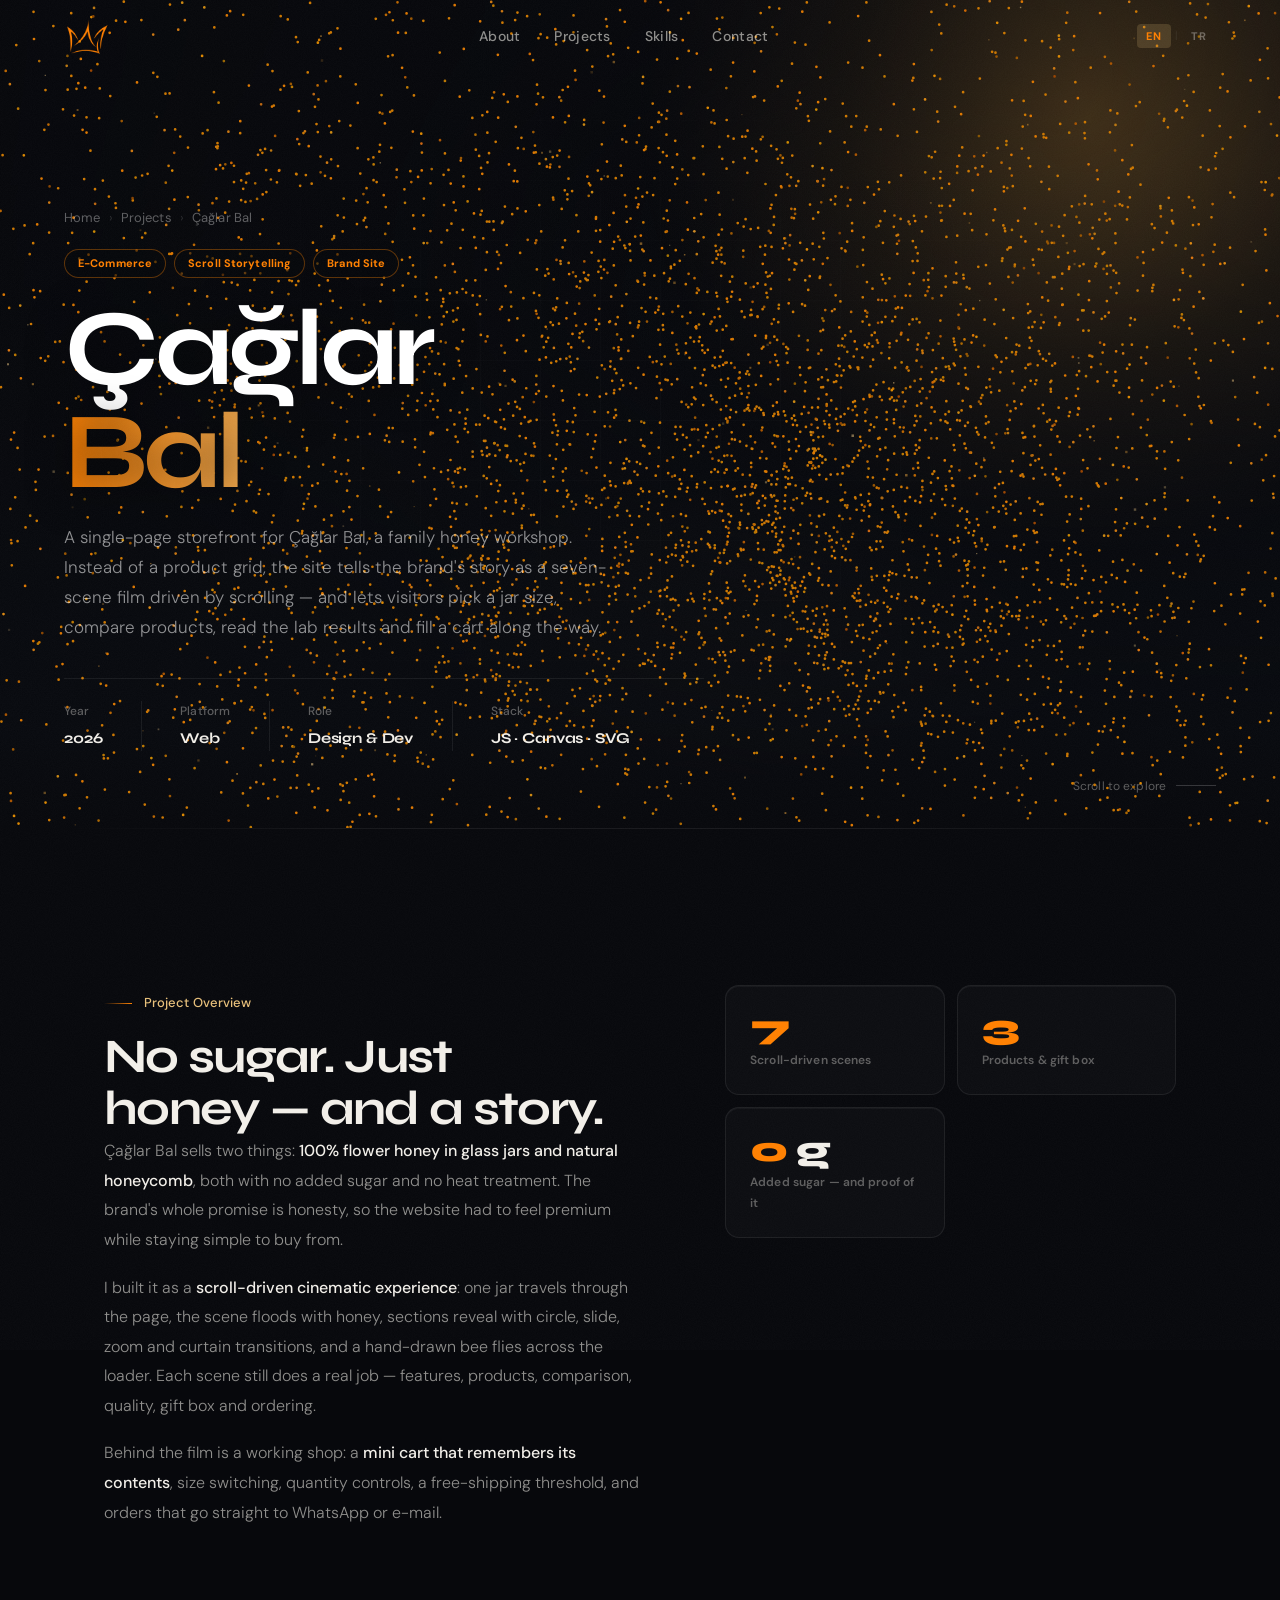
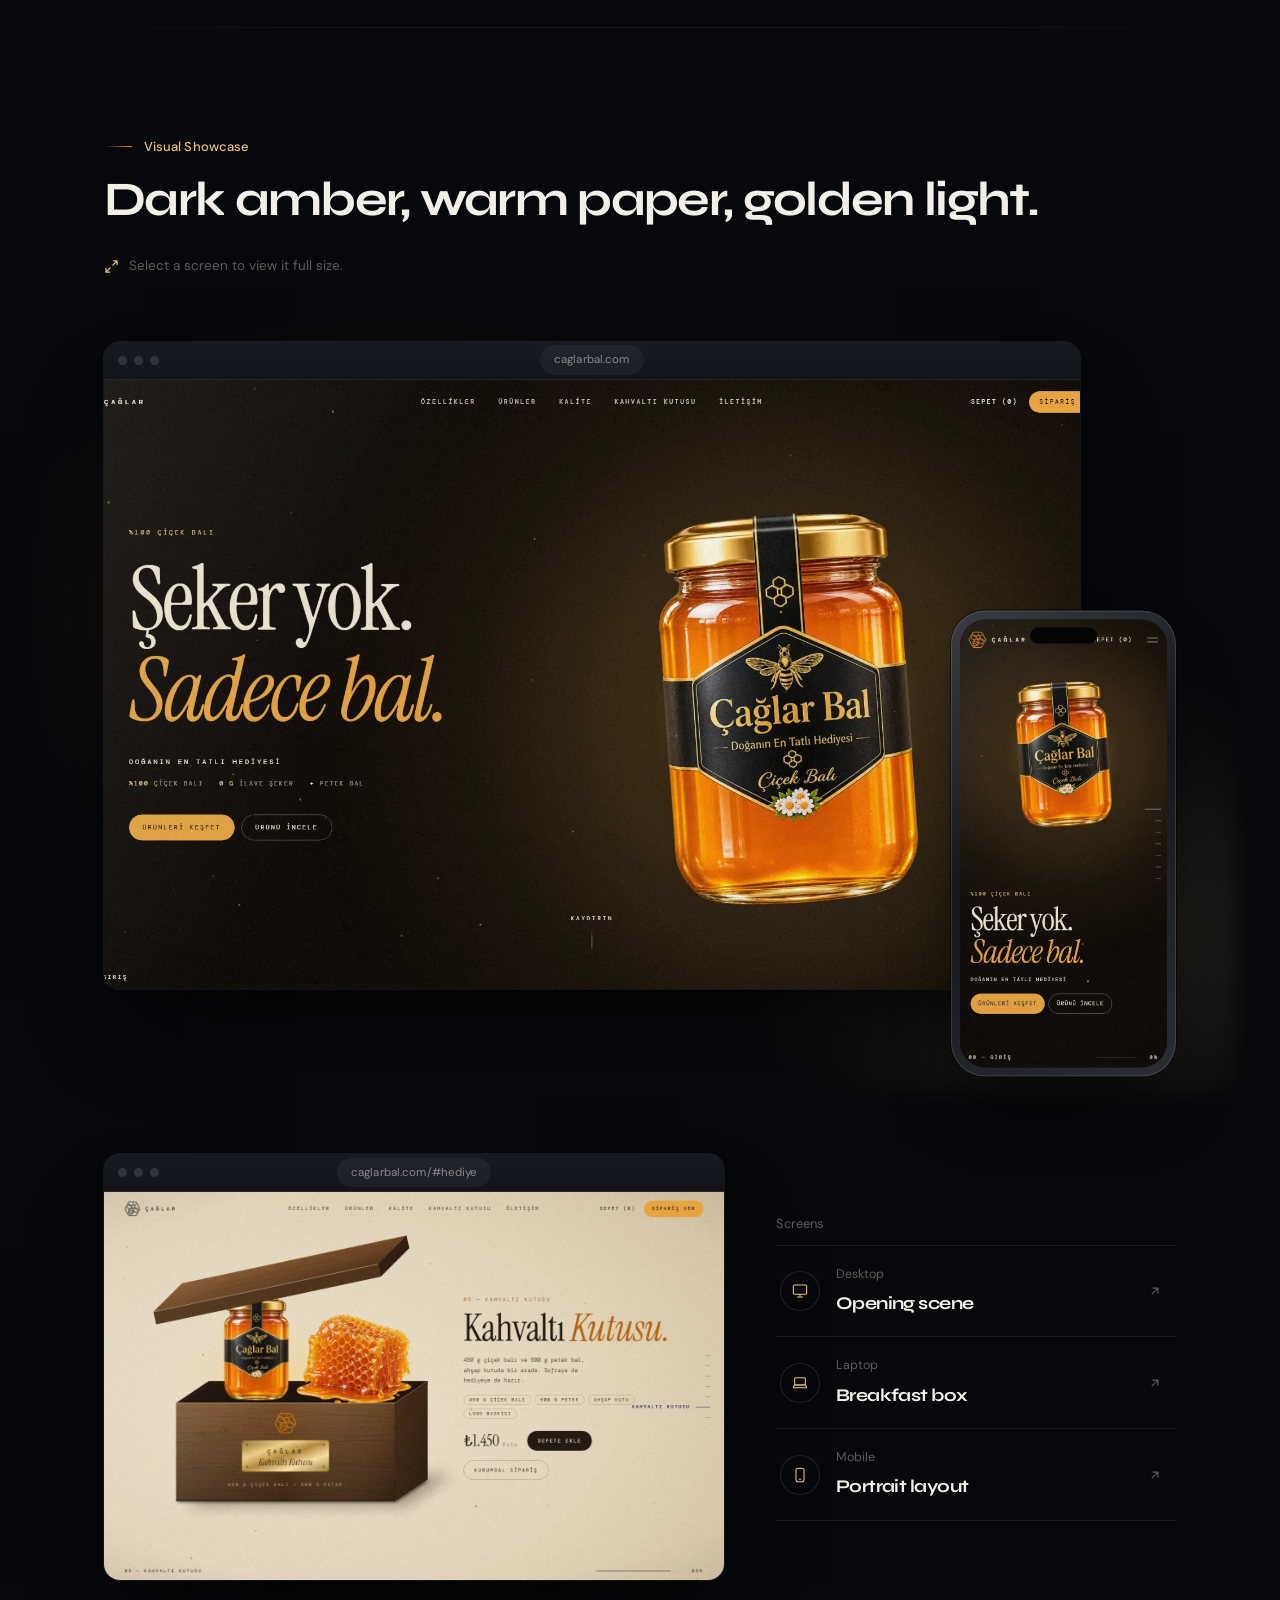
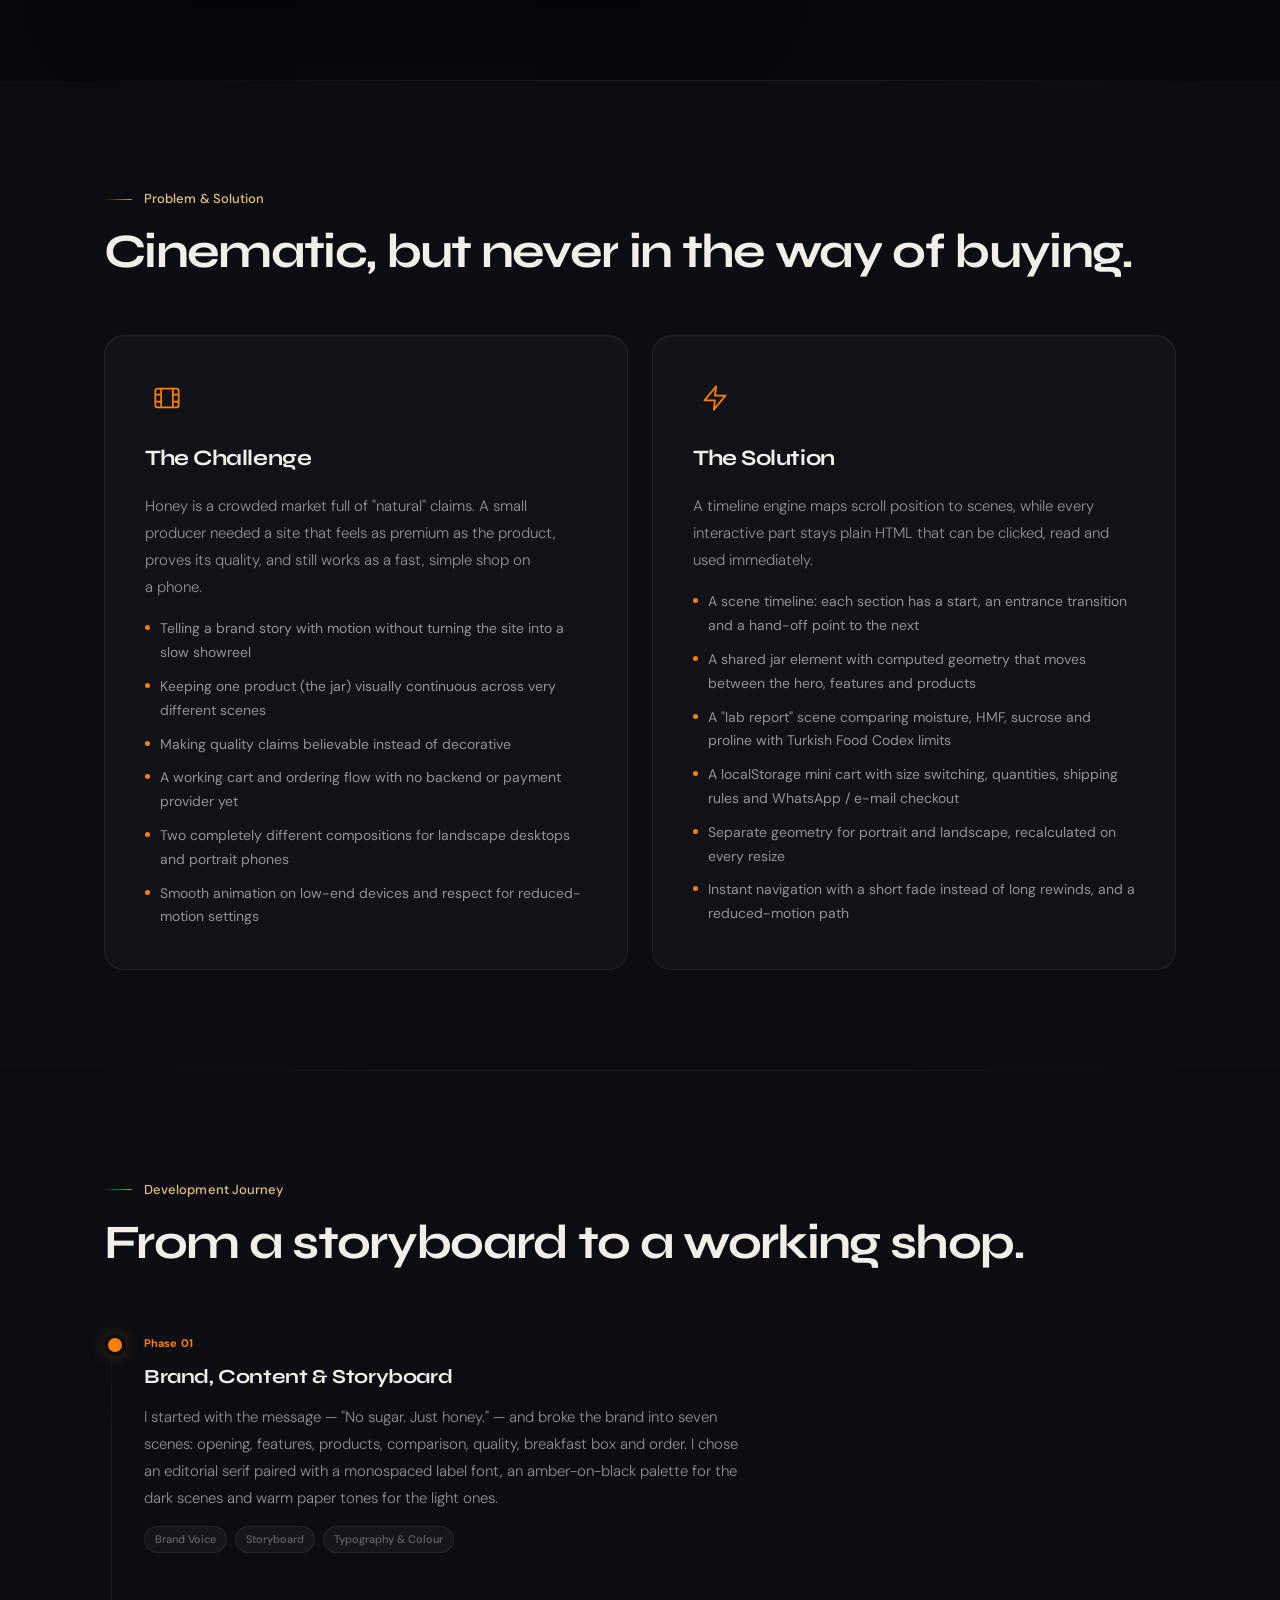
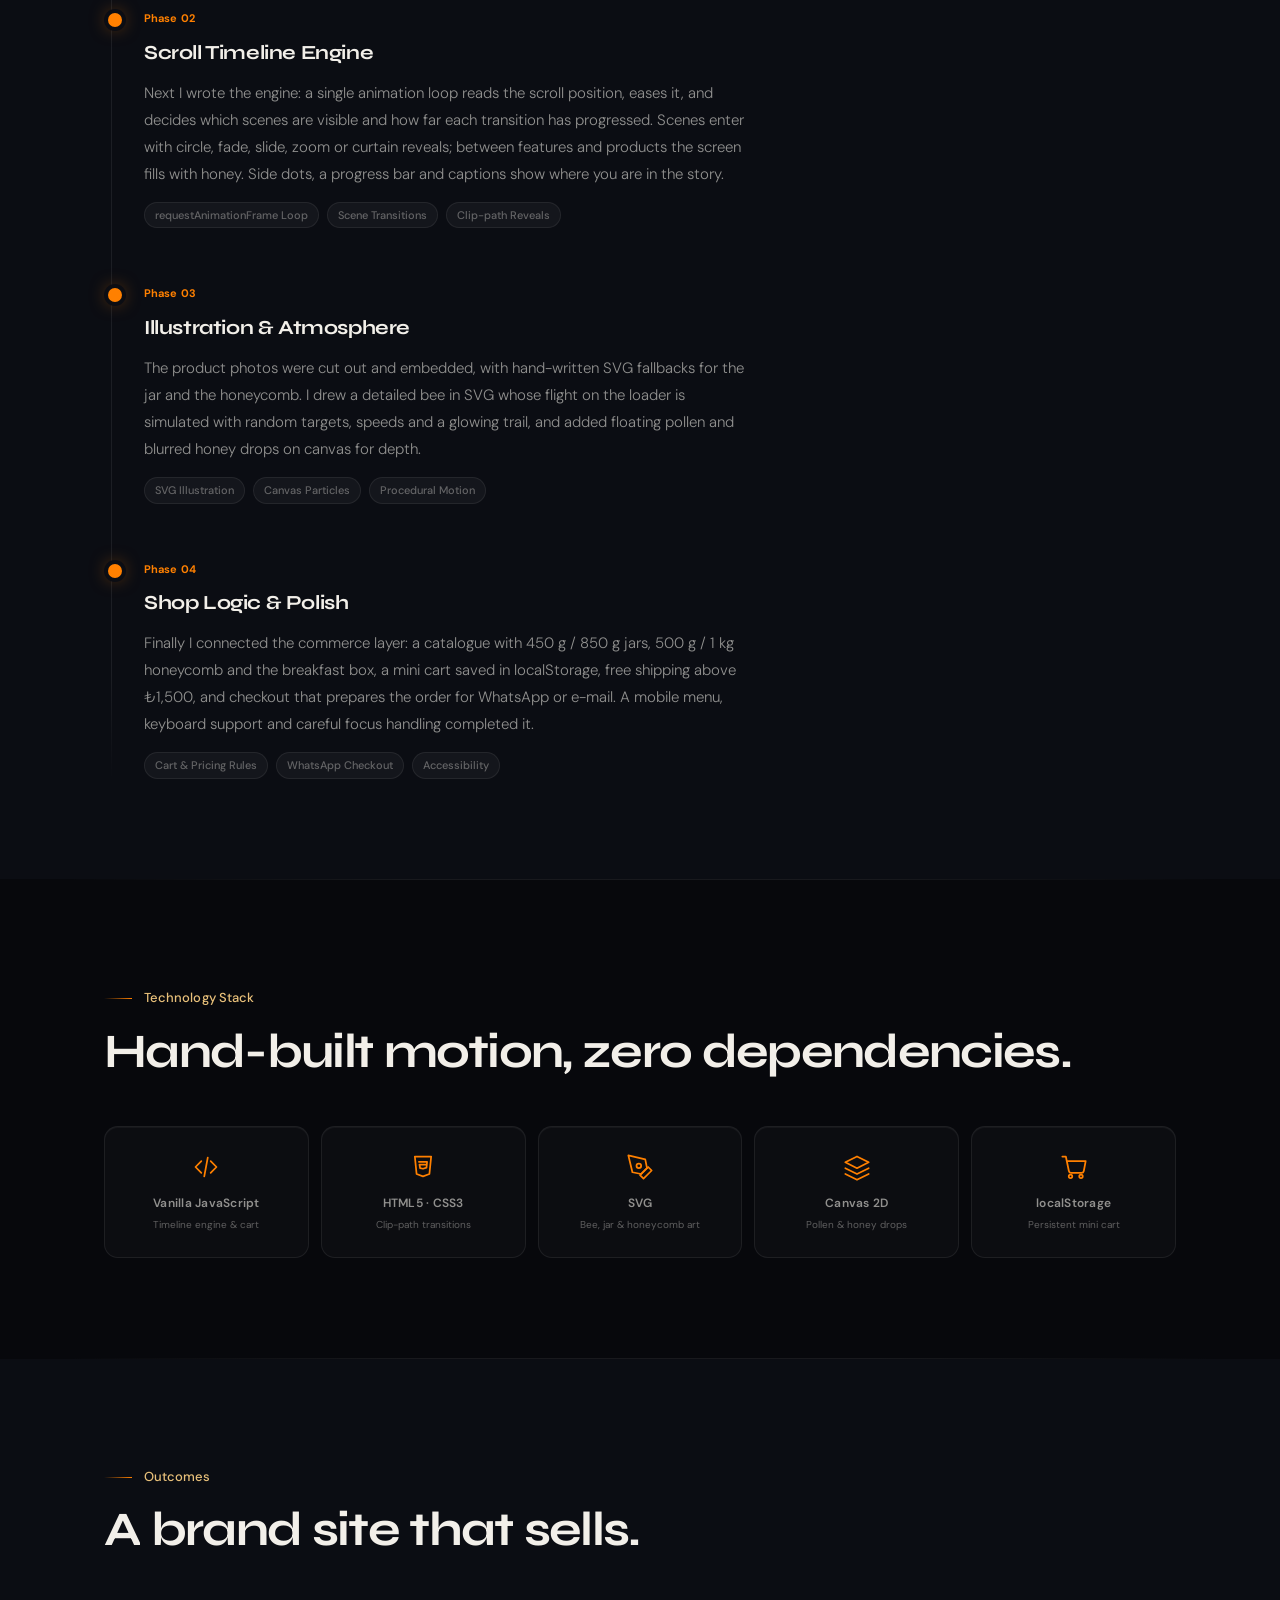
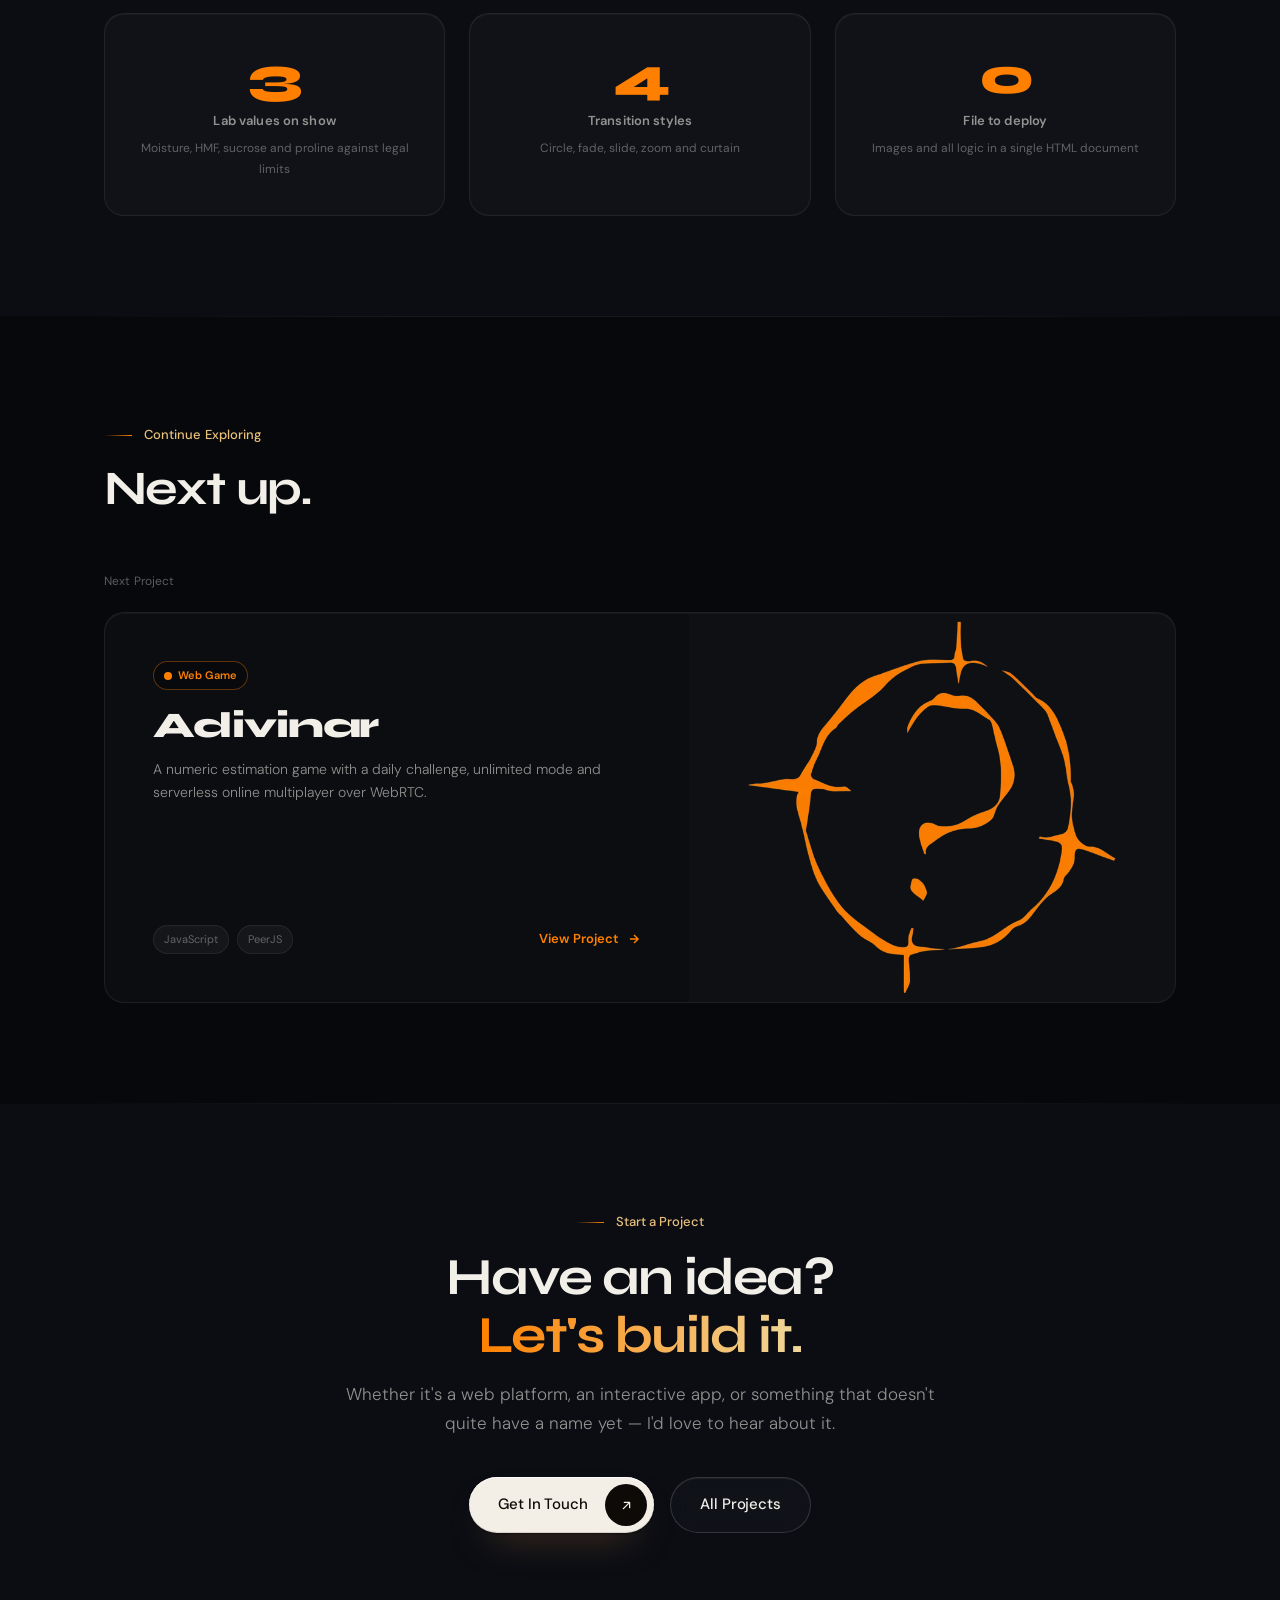
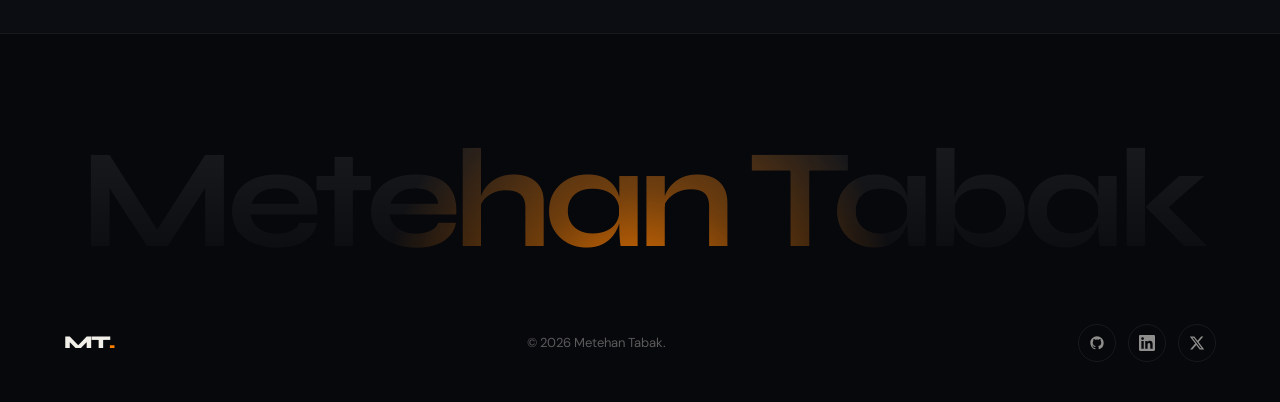
<file: CaglarBal.html>
<!DOCTYPE html>
<html lang="en">
<head>
  <meta charset="UTF-8">
  <meta name="viewport" content="width=device-width, initial-scale=1.0">
  <title>Çağlar Bal — Metehan Tabak</title>
  <meta name="description" content="Çağlar Bal — a cinematic, scroll-driven storefront for a honey brand, with a live cart, product comparison and lab report section. Built by Metehan Tabak.">
  <meta name="theme-color" content="#07080c">
  <link rel="icon" type="image/png" sizes="32x32" href="assets/img/favicon-32.png">
  <link rel="icon" type="image/png" sizes="192x192" href="assets/img/favicon.png">
  <link rel="apple-touch-icon" href="assets/img/apple-touch-icon.png">
  <link rel="preload" href="assets/fonts/syne-latin-wght-normal.woff2" as="font" type="font/woff2" crossorigin>
  <link rel="preload" href="assets/fonts/dm-sans-latin-wght-normal.woff2" as="font" type="font/woff2" crossorigin>
  <script>(function(d){d.classList.add('js');try{if(sessionStorage.getItem('mt_seen'))d.classList.add('pl-quick')}catch(e){}})(document.documentElement)</script>
  <noscript><style>#preloader{display:none!important}.reveal{opacity:1!important;transform:none!important}</style></noscript>
  <link rel="stylesheet" href="assets/css/MobileNav.css">
  <style>
    *, *::before, *::after { margin: 0; padding: 0; box-sizing: border-box; }
    :root {
      --bg: #080a0f;
      --bg2: #0d1017;
      --surface: rgba(255,255,255,0.03);
      --surface-hover: rgba(255,255,255,0.06);
      --border: rgba(255,255,255,0.06);
      --border-hover: rgba(255,255,255,0.14);
      --accent: #ff8000;
      --accent2: #FFB266;
      --accent-glow: rgba(232,192,122,0.18);
      --accent-glow-strong: rgba(232,192,122,0.35);
      --text: #f0f0ee;
      --text-muted: rgba(240,240,238,0.45);
      --text-dim: rgba(240,240,238,0.25);
      --font-display: 'Syne', sans-serif;
      --font-body: 'DM Sans', sans-serif;
    }
    html { scroll-behavior: smooth; }
    body { background: var(--bg); color: var(--text); font-family: var(--font-body); font-size: 16px; line-height: 1.7; overflow-x: hidden; }


    /* ── CUSTOM CURSOR ── */
    #cursor {
      position: fixed;
      top: 0; left: 0;
      width: 12px; height: 12px;
      background: var(--accent);
      border-radius: 50%;
      pointer-events: none;
      z-index: 9999;
      transform: translate(-50%, -50%);
      transition: width .2s, height .2s, background .2s, opacity .3s;
      mix-blend-mode: normal;
      opacity: 0;
    }
    #cursor-ring {
      position: fixed;
      top: 0; left: 0;
      width: 36px; height: 36px;
      border: 1.5px solid rgba(232,192,122,0.5);
      border-radius: 50%;
      pointer-events: none;
      z-index: 9998;
      transform: translate(-50%, -50%);
      transition: all .08s linear, opacity .3s;
      opacity: 0;
    }

    /* PRELOADER */
    #preloader { position: fixed; inset: 0; background: var(--bg); z-index: 99999; display: flex; align-items: center; justify-content: center; flex-direction: column; gap: 24px; transition: opacity .6s ease, visibility .6s ease; }
    #preloader.hidden { opacity: 0; visibility: hidden; }
    .preloader-logo { font-family: var(--font-display); font-size: 40px; font-weight: 800; letter-spacing: -0.03em; color: var(--text); }
    .preloader-logo span { color: var(--accent); }
    .preloader-bar-wrap { width: 200px; height: 2px; background: rgba(255,255,255,0.08); border-radius: 2px; overflow: hidden; }
    .preloader-bar { height: 100%; background: linear-gradient(90deg, var(--accent2), var(--accent)); width: 0%; animation: preload 1.4s cubic-bezier(.4,0,.2,1) forwards; }
    @keyframes preload { 0%{width:0%} 40%{width:60%} 80%{width:88%} 100%{width:100%} }

    /* NAV */
    nav { position: fixed; top: 0; left: 0; right: 0; z-index: 1000; padding: 0 clamp(24px,5vw,80px); height: 72px; display: flex; align-items: center; gap: 24px; transition: background .4s, backdrop-filter .4s; }
    nav.scrolled { background: rgba(8,10,15,0.85); backdrop-filter: blur(20px); border-bottom: 1px solid var(--border); }
    .nav-logo { text-decoration: none; flex: 0 0 auto; display: flex; align-items: center; }
    .nav-logo-img { height: 60px; width: auto; display: block; object-fit: contain; filter: brightness(1); transition: opacity .25s; }
    .nav-logo:hover .nav-logo-img { opacity: 0.8; }
    .nav-links { display: flex; align-items: center; gap: 40px; list-style: none; }
    .nav-links a { font-size: 14px; font-weight: 500; color: var(--text-muted); text-decoration: none; letter-spacing: 0.02em; transition: color .25s; position: relative; }
    .nav-links a::after { content:''; position:absolute; bottom:-4px; left:0; width:0; height:1px; background:var(--accent); transition:width .3s cubic-bezier(.4,0,.2,1); }
    .nav-links a:hover { color: var(--text); }
    .nav-links a:hover::after { width: 100%; }
    .hamburger { display: none; flex-direction: column; gap: 5px; background: none; border: none; padding: 4px; }
    .hamburger span { display: block; width: 22px; height: 1.5px; background: var(--text); border-radius: 2px; }

    /* ══ HERO ══ */
    #hero {
      position: relative;
      min-height: 92vh;
      display: flex;
      flex-direction: column;
      justify-content: flex-end;
      overflow: hidden;
    }

    /* subtle dark base */
    .hero-art {
      position: absolute; inset: 0; z-index: 0;
    }
    .hero-art::before {
      content: ''; position: absolute; inset: 0; z-index: 1; pointer-events: none;
      background:
        radial-gradient(ellipse 110% 70% at 50% 0%,   rgba(8,10,15,0.55) 0%, transparent 60%),
        radial-gradient(ellipse 100% 50% at 50% 100%,  rgba(8,10,15,0.95) 0%, rgba(8,10,15,0.6) 40%, transparent 70%);
    }
    .hero-art::after {
      content: ''; position: absolute; inset: 0; z-index: 2; pointer-events: none;
      background: linear-gradient(to top,
        var(--bg) 0%, rgba(8,10,15,0.96) 12%, rgba(8,10,15,0.80) 25%,
        rgba(8,10,15,0.45) 45%, rgba(8,10,15,0.15) 65%, transparent 80%);
    }
    .hero-noise { position: absolute; inset: 0; z-index: 3;
      background-image: url("data:image/svg+xml,%3Csvg viewBox='0 0 256 256' xmlns='http://www.w3.org/2000/svg'%3E%3Cfilter id='n'%3E%3CfeTurbulence type='fractalNoise' baseFrequency='0.9' numOctaves='4' stitchTiles='stitch'/%3E%3C/filter%3E%3Crect width='100%25' height='100%25' filter='url(%23n)' opacity='0.03'/%3E%3C/svg%3E");
      background-size: 200px; pointer-events: none; }
    .hero-grid { position: absolute; inset: 0; z-index: 3;
      background-image: linear-gradient(rgba(255,255,255,0.018) 1px, transparent 1px),
                        linear-gradient(90deg, rgba(255,255,255,0.018) 1px, transparent 1px);
      background-size: 60px 60px;
      mask-image: radial-gradient(ellipse 70% 70% at 50% 50%, black 0%, transparent 75%);
      pointer-events: none; }

    /* content strip — flex row: text left, logo right */
    .hero-content {
      position: relative; z-index: 10; width: 100%;
      padding: 0 clamp(28px,5vw,88px) clamp(52px,6vw,88px);
      opacity: 0; animation: fadeUp .9s ease .25s forwards;
      display: flex;
      align-items: flex-end;
      justify-content: space-between;
      gap: 0;
      overflow: visible;
    }
    /* text sits on top of the logo bleed */
    .hero-text {
      flex: 1; min-width: 0;
      position: relative; z-index: 2;
    }

    /* ── PARALLAX LOGO IMG ── */
    #heroLogoImg {
      flex-shrink: 0;
      width: clamp(1000px, 52vw, 720px);
      height: clamp(420px, 52vw, 720px);
      object-fit: contain;
      display: block;
      margin-right: 40px;
      opacity: 0;
      will-change: transform;
      position: relative; z-index: 1;
      transition: opacity 0.7s ease;
      pointer-events: none;
    }
    #heroLogoImg.loaded { opacity: 0.65; }
    @media (max-width: 768px) { #heroLogoImg { display: none; } }
    .hero-breadcrumb { display: flex; align-items: center; gap: 8px; font-size: 11px; color: rgba(255,255,255,.35); letter-spacing: 0.07em; text-transform: uppercase; margin-bottom: 20px; }
    .hero-breadcrumb a { color: rgba(255,255,255,.35); text-decoration: none; transition: color .2s; }
    .hero-breadcrumb a:hover { color: var(--accent); }
    .hero-breadcrumb-sep { opacity: .4; }
    .hero-tags { display: flex; gap: 8px; flex-wrap: wrap; margin-bottom: 20px; }
    .hero-tag { padding: 4px 13px; background: rgba(232,192,122,0.1); border: 1px solid rgba(232,192,122,0.22); border-radius: 100px; font-size: 10px; font-weight: 700; color: var(--accent); letter-spacing: 0.07em; text-transform: uppercase; }
    h1.hero-title { font-family: var(--font-display); font-size: clamp(52px, 9.5vw, 108px); font-weight: 800; line-height: .95; letter-spacing: -0.04em; color: #fff; margin-bottom: 20px; text-shadow: 0 4px 40px rgba(0,0,0,.5); }
    h1.hero-title span { display: block; background: linear-gradient(90deg, var(--accent) 0%, #f0d89a 55%, var(--accent2) 100%); -webkit-background-clip: text; -webkit-text-fill-color: transparent; background-clip: text; }
    .hero-desc { font-size: clamp(14px, 1.6vw, 17px); color: rgba(255,255,255,.55); max-width: 560px; line-height: 1.75; font-weight: 300; margin-bottom: 36px; }
    .hero-meta { display: flex; gap: 48px; flex-wrap: wrap; }
    .meta-label { font-size: 10px; letter-spacing: 0.1em; text-transform: uppercase; color: var(--text-dim); font-weight: 600; margin-bottom: 4px; }
    .meta-value { font-family: var(--font-display); font-size: 15px; font-weight: 700; color: var(--text); letter-spacing: -0.01em; }
    .hero-scroll { position: absolute; bottom: 32px; right: clamp(24px,5vw,80px); display: flex; align-items: center; gap: 10px; font-size: 11px; letter-spacing: 0.1em; text-transform: uppercase; color: var(--text-dim); opacity: 0; animation: fadeUp .8s ease 1s forwards; }
    .scroll-line { width: 40px; height: 1px; background: rgba(255,255,255,.18); overflow: hidden; position: relative; }
    .scroll-line::after { content:''; position:absolute; left:-100%; top:0; width:100%; height:100%; background:var(--accent); animation: lineSlide 2.2s ease 1.8s infinite; }
    @keyframes lineSlide { 0%{left:-100%} 50%{left:0%} 100%{left:100%} }
    @keyframes fadeUp { from{opacity:0;transform:translateY(28px)} to{opacity:1;transform:translateY(0)} }

    /* DIVIDER */
    .section-divider { height: 1px; background: linear-gradient(90deg, transparent, var(--border) 30%, var(--border) 70%, transparent); margin: 0 clamp(24px,5vw,80px); }

    /* SECTION BASE */
    .section-wrap { max-width: 1200px; margin: 0 auto; padding: 100px clamp(24px,5vw,80px); }
    .section-label { display: inline-flex; align-items: center; gap: 10px; font-size: 11px; letter-spacing: 0.12em; text-transform: uppercase; color: var(--accent); font-weight: 600; margin-bottom: 16px; }
    .section-label::before { content:''; display:block; width:24px; height:1px; background:var(--accent); }
    .section-title { font-family: var(--font-display); font-size: clamp(28px,4.5vw,48px); font-weight: 800; letter-spacing: -0.03em; line-height: 1.1; color: var(--text); }

    /* REVEAL */
    .reveal { opacity: 0; transform: translateY(32px); transition: opacity .8s cubic-bezier(.4,0,.2,1), transform .8s cubic-bezier(.4,0,.2,1); }
    .reveal.visible { opacity: 1; transform: translateY(0); }
    .reveal-delay-1 { transition-delay: .1s; }
    .reveal-delay-2 { transition-delay: .2s; }
    .reveal-delay-3 { transition-delay: .3s; }
    .reveal-delay-4 { transition-delay: .4s; }

    /* OVERVIEW */
    #overview { background: var(--bg); }
    .overview-grid { display: grid; grid-template-columns: 1.2fr 1fr; gap: 80px; align-items: start; margin-top: 56px; }
    .overview-body { font-size: 16px; color: var(--text-muted); line-height: 1.85; font-weight: 300; }
    .overview-body p + p { margin-top: 18px; }
    .overview-body strong { color: var(--text); font-weight: 500; }
    .stat-card { padding: 24px; background: var(--surface); border: 1px solid var(--border); border-radius: 14px; transition: all .3s; }
    .stat-card:hover { background: var(--surface-hover); border-color: var(--border-hover); transform: translateX(4px); }
    .stat-card-num { font-family: var(--font-display); font-size: 36px; font-weight: 800; letter-spacing: -0.04em; color: var(--text); line-height: 1; }
    .stat-card-num span { color: var(--accent); }
    .stat-card-label { font-size: 12px; letter-spacing: 0.06em; text-transform: uppercase; color: var(--text-dim); margin-top: 4px; font-weight: 600; }
    .stat-row { display: grid; grid-template-columns: 1fr 1fr; gap: 12px; }

    /* CHALLENGE / SOLUTION */
    #challenge { background: var(--bg2); }
    .cs-grid { display: grid; grid-template-columns: 1fr 1fr; gap: 24px; margin-top: 56px; }
    .cs-card { padding: 40px; background: var(--surface); border: 1px solid var(--border); border-radius: 20px; transition: all .4s; }
    .cs-card:hover { background: var(--surface-hover); border-color: var(--border-hover); transform: translateY(-4px); }
    .cs-icon { width:44px; height:44px; display:flex; align-items:center; justify-content:center; color:var(--accent); margin-bottom:20px; }
    .cs-title { font-family: var(--font-display); font-size: 22px; font-weight: 700; color: var(--text); letter-spacing: -0.02em; margin-bottom: 16px; }
    .cs-body { font-size: 15px; color: var(--text-muted); line-height: 1.8; font-weight: 300; }
    .cs-list { margin-top: 16px; display: flex; flex-direction: column; gap: 10px; }
    .cs-item { display: flex; align-items: flex-start; gap: 10px; font-size: 14px; color: var(--text-muted); }
    .cs-item::before { content:''; display:block; width:5px; height:5px; border-radius:50%; background:var(--accent); margin-top:8px; flex-shrink:0; }

        /* GALLERY */
    #gallery { background: var(--bg); }

    /* ── Gallery Layout ── */
    .gallery-showcase { display: flex; flex-direction: column; gap: 32px; margin-top: 56px; }

    /* Row wrappers */
    .gallery-row { display: flex; gap: 24px; align-items: stretch; }

    /* ── DEVICE LABEL ── */
    .device-label {
      display: inline-flex; align-items: center; gap: 6px;
      font-size: 10px; font-weight: 700; letter-spacing: 0.1em; text-transform: uppercase;
      color: var(--text-dim); margin-bottom: 10px;
    }
    .device-label svg { opacity: .55; }

    /* ── DESKTOP FRAME ── */
    .device-desktop {
      flex: 1; min-width: 0;
      transition: transform .4s cubic-bezier(.4,0,.2,1);
    }
    .device-desktop:hover { transform: translateY(-5px); }

    .browser-frame {
      border-radius: 14px; overflow: hidden;
      border: 1px solid var(--border-hover);
      background: #1a1d24;
      box-shadow: 0 24px 64px rgba(0,0,0,0.55), 0 0 0 1px rgba(255,255,255,0.04);
      transition: box-shadow .4s, border-color .4s;
    }
    .device-desktop:hover .browser-frame {
      box-shadow: 0 32px 80px rgba(0,0,0,0.65), 0 0 0 1px rgba(232,192,122,0.14);
      border-color: rgba(232,192,122,0.2);
    }
    .browser-bar {
      height: 36px; background: #141720;
      border-bottom: 1px solid rgba(255,255,255,0.06);
      display: flex; align-items: center; padding: 0 14px; gap: 7px; flex-shrink: 0;
    }
    .browser-dot {
      width: 10px; height: 10px; border-radius: 50%; flex-shrink: 0;
    }
    .browser-dot:nth-child(1) { background: #ff5f57; }
    .browser-dot:nth-child(2) { background: #febc2e; }
    .browser-dot:nth-child(3) { background: #28c840; }
    .browser-url {
      flex: 1; height: 20px; background: rgba(255,255,255,0.05);
      border-radius: 4px; margin: 0 10px; display: flex; align-items: center;
      padding: 0 8px; gap: 6px;
    }
    .browser-url-lock { width: 8px; height: 8px; opacity: .4; }
    .browser-url-text {
      font-size: 10px; color: rgba(255,255,255,0.3); letter-spacing: 0.02em;
      white-space: nowrap; overflow: hidden; text-overflow: ellipsis;
    }
    .browser-screen {
      width: 100%; aspect-ratio: 16/10; overflow: hidden;
      position: relative; display: block;
    }
    .browser-screen img {
      width: 100%; height: 100%; object-fit: cover; object-position: top center;
      display: block; transition: transform .6s cubic-bezier(.4,0,.2,1);
    }
    .device-desktop:hover .browser-screen img { transform: scale(1.03); }

    /* ── MOBILE FRAME ── */
    .device-mobile {
      flex: 0 0 auto; width: 190px;
      transition: transform .4s cubic-bezier(.4,0,.2,1);
    }
    .device-mobile:hover { transform: translateY(-5px); }

    .phone-frame {
      border-radius: 30px; overflow: hidden;
      border: 2px solid rgba(255,255,255,0.1);
      background: #111318;
      box-shadow: 0 24px 64px rgba(0,0,0,0.6), inset 0 1px 0 rgba(255,255,255,0.08), 0 0 0 1px rgba(255,255,255,0.04);
      transition: box-shadow .4s, border-color .4s;
      position: relative;
    }
    .device-mobile:hover .phone-frame {
      box-shadow: 0 32px 80px rgba(0,0,0,0.7), inset 0 1px 0 rgba(255,255,255,0.1), 0 0 0 1px rgba(232,192,122,0.18);
      border-color: rgba(232,192,122,0.25);
    }
    .phone-notch {
      height: 28px; background: #111318;
      display: flex; align-items: center; justify-content: center;
      position: relative; z-index: 2; flex-shrink: 0;
    }
    .phone-notch-pill {
      width: 72px; height: 12px; background: #0d1017; border-radius: 8px;
    }
    .phone-screen {
      width: 100%; aspect-ratio: 9/19; overflow: hidden; display: block;
      background: #0d1017;
    }
    .phone-screen img {
      width: 100%; height: 100%; object-fit: cover; object-position: top center;
      display: block; transition: transform .6s cubic-bezier(.4,0,.2,1);
    }
    .device-mobile:hover .phone-screen img { transform: scale(1.03); }
    .phone-home {
      height: 24px; display: flex; align-items: center; justify-content: center;
      flex-shrink: 0;
    }
    .phone-home-bar {
      width: 52px; height: 4px; border-radius: 3px; background: rgba(255,255,255,0.18);
    }

    @media (max-width: 900px) {
      .gallery-row { flex-direction: column; }
      .device-mobile { width: 100%; max-width: 220px; margin: 0 auto; }
    }
    @media (max-width: 560px) {
      .device-mobile { width: 180px; }
    }

    /* old classes kept for compatibility */
    .gallery-grid { display: none; }
    .gallery-item { display: none; }
    .gallery-caption { font-family: var(--font-display); font-size: 14px; font-weight: 700; color: var(--text); letter-spacing: -0.01em; }
    .gallery-sub { font-size: 12px; color: var(--text-dim); }

    /* PROCESS */
    #process { background: var(--bg2); }
    .process-timeline { position: relative; margin-top: 64px; padding-left: 40px; }
    .process-timeline::before { content:''; position:absolute; left:7px; top:0; bottom:0; width:1px; background:linear-gradient(to bottom, transparent, var(--border) 10%, var(--border) 90%, transparent); }
    .process-step { position: relative; padding-bottom: 56px; }
    .process-step:last-child { padding-bottom: 0; }
    .process-dot { position: absolute; left: -36px; top: 4px; width: 14px; height: 14px; border-radius: 50%; border: 2px solid var(--accent); background: var(--bg2); transition: all .3s; }
    .process-step:hover .process-dot { background: var(--accent); box-shadow: 0 0 16px var(--accent-glow); }
    .process-num { font-size: 11px; font-weight: 700; color: var(--accent); letter-spacing: 0.1em; text-transform: uppercase; margin-bottom: 8px; }
    .process-title { font-family: var(--font-display); font-size: 20px; font-weight: 700; color: var(--text); letter-spacing: -0.02em; margin-bottom: 10px; }
    .process-body { font-size: 15px; color: var(--text-muted); line-height: 1.8; font-weight: 300; max-width: 600px; }
    .process-tags { display: flex; gap: 8px; flex-wrap: wrap; margin-top: 14px; }
    .ptag { padding: 3px 10px; background: rgba(255,255,255,0.04); border: 1px solid var(--border); border-radius: 100px; font-size: 11px; color: var(--text-dim); font-weight: 500; }

    /* TECH */
    #tech { background: var(--bg); }
    .tech-grid { display: grid; grid-template-columns: repeat(5, 1fr); gap: 12px; margin-top: 48px; }
    .tech-item { padding: 24px 16px; background: var(--surface); border: 1px solid var(--border); border-radius: 14px; text-align: center; transition: all .3s cubic-bezier(.4,0,.2,1); display:flex; flex-direction:column; align-items:center; }
    .tech-item:hover { background: var(--surface-hover); border-color: rgba(232,192,122,0.25); transform: translateY(-4px); box-shadow: 0 8px 24px rgba(0,0,0,0.3), 0 0 0 1px rgba(232,192,122,0.1); }
    .tech-icon { width:32px; height:32px; display:flex; align-items:center; justify-content:center; color:var(--accent); margin:0 auto 10px auto; }
    .tech-label { font-size: 12px; font-weight: 600; color: var(--text-muted); letter-spacing: 0.02em; }
    .tech-sub { font-size: 10px; color: var(--text-dim); margin-top: 2px; }

    /* RESULTS */
    #results { background: var(--bg2); }
    .results-grid { display: grid; grid-template-columns: repeat(3, 1fr); gap: 24px; margin-top: 56px; }
    .result-card { padding: 36px 32px; background: var(--surface); border: 1px solid var(--border); border-radius: 20px; text-align: center; transition: all .4s; position: relative; overflow: hidden; }
    .result-card::before { content:''; position:absolute; inset:0; background:radial-gradient(circle at 50% 0%, var(--accent-glow) 0%, transparent 70%); opacity:0; transition:opacity .4s; }
    .result-card:hover { background: var(--surface-hover); border-color: rgba(232,192,122,0.2); transform: translateY(-6px); box-shadow: 0 16px 48px rgba(0,0,0,0.4); }
    .result-card:hover::before { opacity: 1; }
    .result-num { font-family: var(--font-display); font-size: 52px; font-weight: 800; letter-spacing: -0.04em; color: var(--text); line-height: 1; position: relative; }
    .result-num span { color: var(--accent); }
    .result-label { font-size: 13px; font-weight: 600; color: var(--text-muted); margin-top: 8px; letter-spacing: 0.02em; position: relative; }
    .result-desc { font-size: 12px; color: var(--text-dim); margin-top: 6px; position: relative; }

    /* NEXT PROJECT */
    #next { background: var(--bg); }
    .next-inner { margin-top: 56px; }
    .next-label { font-size: 12px; letter-spacing: 0.1em; text-transform: uppercase; color: var(--text-dim); margin-bottom: 20px; }
    .next-card { display: grid; grid-template-columns: 1.2fr 1fr; border: 1px solid var(--border); border-radius: 20px; overflow: hidden; transition: all .4s cubic-bezier(.4,0,.2,1); text-decoration: none; background: var(--surface); transform-style: preserve-3d; }
    .next-card:hover { border-color: rgba(232,192,122,0.25); background: var(--surface-hover); transform: perspective(1200px) translateY(-8px); box-shadow: 0 24px 80px rgba(0,0,0,0.5), 0 0 0 1px rgba(232,192,122,0.1); }
    .next-card-content { padding: 48px; display: flex; flex-direction: column; justify-content: space-between; }
    .next-card-badge { display: inline-flex; align-items: center; gap: 6px; padding: 4px 10px; background: var(--accent-glow); border: 1px solid rgba(232,192,122,0.25); border-radius: 100px; font-size: 10px; font-weight: 600; color: var(--accent); letter-spacing: 0.08em; text-transform: uppercase; margin-bottom: 16px; }
    .next-card-title { font-family: var(--font-display); font-size: clamp(22px,3.5vw,36px); font-weight: 800; color: var(--text); letter-spacing: -0.03em; line-height: 1.1; margin-bottom: 12px; }
    .next-card-desc { font-size: 14px; color: var(--text-muted); line-height: 1.7; font-weight: 300; }
    .next-card-bottom { margin-top: 32px; display: flex; align-items: center; justify-content: space-between; }
    .next-card-tags { display: flex; gap: 8px; flex-wrap: wrap; }
    .ntag { padding: 4px 10px; background: rgba(255,255,255,0.04); border: 1px solid var(--border); border-radius: 100px; font-size: 11px; color: var(--text-dim); }
    .next-arrow { display: flex; align-items: center; gap: 8px; font-size: 13px; font-weight: 600; color: var(--accent); letter-spacing: 0.04em; text-transform: uppercase; transition: gap .2s; }
    .next-card:hover .next-arrow { gap: 14px; }
    .next-card-visual { background: linear-gradient(135deg, rgba(44, 44, 44, 0.1) 100%, rgba(70,70,70,0.06) 0%); display: flex; align-items: center; justify-content: center; font-size: 80px; min-height: 240px; }
    .next-card-visual-emoji { transition: transform .5s cubic-bezier(.4,0,.2,1); }
    .next-card:hover .next-card-visual-emoji { transform: scale(1.1) rotate(-5deg); }
    .next-card-img { max-width: 80%; height: auto; object-fit: contain; transition: transform .5s cubic-bezier(.4,0,.2,1); }
    .next-card:hover .next-card-img { transform: scale(1.1); }

    /* CTA */
    #cta { background: var(--bg2); }
    .cta-inner { text-align: center; max-width: 600px; margin: 0 auto; }
    .cta-title { font-family: var(--font-display); font-size: clamp(28px,5vw,52px); font-weight: 800; letter-spacing: -0.03em; line-height: 1.1; color: var(--text); margin-bottom: 16px; }
    .cta-title span { background: linear-gradient(90deg, var(--accent) 0%, #f0d89a 100%); -webkit-background-clip: text; -webkit-text-fill-color: transparent; background-clip: text; }
    .cta-desc { font-size: 17px; color: var(--text-muted); line-height: 1.7; font-weight: 300; margin-bottom: 40px; }
    .cta-btns { display: flex; gap: 16px; justify-content: center; flex-wrap: wrap; }
    .btn-primary { display: inline-flex; align-items: center; gap: 10px; padding: 14px 30px; background: var(--accent); color: #080a0f; font-family: var(--font-body); font-size: 14px; font-weight: 600; letter-spacing: 0.01em; border-radius: 8px; border: none; text-decoration: none; transition: all .3s cubic-bezier(.4,0,.2,1); position: relative; overflow: hidden; }
    .btn-primary::before { content:''; position:absolute; inset:0; background:rgba(255,255,255,0.15); opacity:0; transition:opacity .3s; }
    .btn-primary:hover { transform: translateY(-2px); box-shadow: 0 8px 30px var(--accent-glow-strong); }
    .btn-primary:hover::before { opacity: 1; }
    .btn-secondary { display: inline-flex; align-items: center; gap: 10px; padding: 14px 30px; background: transparent; color: var(--text); font-family: var(--font-body); font-size: 14px; font-weight: 500; border-radius: 8px; border: 1px solid var(--border-hover); text-decoration: none; transition: all .3s; }
    .btn-secondary:hover { border-color: rgba(255,255,255,0.25); background: rgba(255,255,255,0.04); transform: translateY(-2px); }

    /* FOOTER */
    footer { border-top: 1px solid var(--border); padding: 40px clamp(24px,5vw,80px); display: flex; align-items: center; justify-content: space-between; flex-wrap: wrap; gap: 20px; }
    .footer-logo { font-family: var(--font-display); font-size: 18px; font-weight: 800; letter-spacing: -0.03em; color: var(--text); text-decoration: none; }
    .footer-logo span { color: var(--accent); }
    .footer-copy { font-size: 13px; color: var(--text-dim); }
    .footer-socials { display: flex; gap: 12px; }
    .social-btn { width: 38px; height: 38px; border: 1px solid var(--border); border-radius: 8px; display: flex; align-items: center; justify-content: center; color: var(--text-muted); text-decoration: none; transition: all .3s; }
    .social-btn:hover { border-color: var(--accent); color: var(--accent); background: var(--accent-glow); transform: translateY(-2px); }

    /* BACK TO TOP */
    #btt { position: fixed; bottom: 32px; right: 32px; width: 44px; height: 44px; background: var(--surface); border: 1px solid var(--border); border-radius: 10px; display: flex; align-items: center; justify-content: center; color: var(--text-muted); text-decoration: none; font-size: 18px; transition: all .3s; opacity: 0; pointer-events: none; z-index: 100; transform: translateY(10px); }
    #btt.visible { opacity: 1; pointer-events: all; transform: translateY(0); }
    #btt:hover { border-color: var(--accent); color: var(--accent); background: var(--accent-glow); }

    ::-webkit-scrollbar { width: 4px; }
    ::-webkit-scrollbar-track { background: var(--bg); }
    ::-webkit-scrollbar-thumb { background: rgba(232,192,122,0.2); border-radius: 2px; }
    ::selection { background: rgba(232,192,122,0.2); color: var(--text); }

    /* ══ STICKY PROJECT BAR ══ */
    #project-bar {
      position: fixed;
      top: 72px; left: 0; right: 0;
      height: 52px;
      z-index: 900;
      display: flex;
      align-items: center;
      padding: 0 clamp(20px,4vw,72px);
      background: rgba(8,10,15,0.94);
      backdrop-filter: blur(24px);
      -webkit-backdrop-filter: blur(24px);
      border-bottom: 1px solid rgba(255,255,255,0.06);
      /* Tamamen viewport dışına çek */
      transform: translateY(calc(-100% - 72px));
      opacity: 0;
      transition: transform 0.42s cubic-bezier(.4,0,.2,1), opacity 0.38s ease;
      pointer-events: none;
    }
    #project-bar.visible {
      transform: translateY(0);
      opacity: 1;
      pointer-events: all;
    }

    /* Scroll progress bar */
    #project-bar::after {
      content: '';
      position: absolute;
      bottom: 0; left: 0;
      height: 2px;
      width: var(--scroll-pct, 0%);
      background: linear-gradient(90deg, var(--accent2), var(--accent));
      transition: width 0.1s linear;
      border-radius: 0 2px 2px 0;
    }

    .pbar-left {
      display: flex; align-items: center; gap: 10px;
      flex: 0 0 auto; min-width: 0;
    }
    .pbar-logo { width: 26px; height: 26px; object-fit: contain; border-radius: 6px; opacity: 0.85; }
    .pbar-divider { width: 1px; height: 18px; background: rgba(255,255,255,0.1); flex-shrink: 0; }
    .pbar-name { font-family: var(--font-display); font-size: 13px; font-weight: 700; color: var(--text); letter-spacing: -0.02em; white-space: nowrap; }

    /* ── CENTERED pbar-nav ── */
    .pbar-nav-wrap {
      position: absolute;
      top: 0; bottom: 0;
      left: 50%;
      transform: translateX(-50%);
      display: flex;
      align-items: center;
    }
    .pbar-nav {
      display: flex;
      align-items: center;
      gap: 2px;
      height: 100%;
    }
    .pbar-btn {
      display: flex; align-items: center; gap: 6px;
      padding: 5px 11px; border-radius: 7px;
      color: rgba(255,255,255,0.4);
      text-decoration: none; font-size: 11.5px; font-weight: 600;
      letter-spacing: 0.01em; white-space: nowrap;
      transition: color .22s, background .22s;
      border: none; background: transparent;
      position: relative;
    }
    .pbar-btn::after {
      content: '';
      position: absolute;
      bottom: -1px; left: 50%;
      transform: translateX(-50%) scaleX(0);
      width: 60%; height: 2px;
      background: var(--accent);
      border-radius: 2px 2px 0 0;
      transition: transform .25s cubic-bezier(.4,0,.2,1), opacity .25s;
      opacity: 0;
    }
    .pbar-btn svg { flex-shrink: 0; opacity: 0.6; transition: opacity .22s, color .22s; }
    .pbar-btn:hover { color: var(--text); background: rgba(255,255,255,0.05); }
    .pbar-btn:hover svg { opacity: 1; }
    .pbar-btn.active { color: var(--accent); }
    .pbar-btn.active::after { transform: translateX(-50%) scaleX(1); opacity: 1; }
    .pbar-btn.active svg { opacity: 1; color: var(--accent); }

    /* Mirror of pbar-left — nav'ı gerçekten ortalar */
    .pbar-right { flex: 0 0 auto; visibility: hidden; display: flex; align-items: center; gap: 10px; }
    .pbar-right .pbar-logo { width: 26px; height: 26px; }
    .pbar-right .pbar-divider { width: 1px; height: 18px; }
    .pbar-right .pbar-name { font-size: 13px; }

    /* spacer to balance flex layout so brand doesn't shift nav */
    .pbar-right { flex-shrink: 0; width: 0; }

    /* RESPONSIVE */
    @media(max-width:1024px) {
      .overview-grid { grid-template-columns: 1fr; gap: 48px; }
      .cs-grid { grid-template-columns: 1fr; }
      .gallery-grid { grid-template-columns: 1fr; }
      .gallery-item.tall, .gallery-item.wide { grid-row: span 1; grid-column: span 1; }
      .tech-grid { grid-template-columns: repeat(4, 1fr); }
      .results-grid { grid-template-columns: 1fr 1fr; }
      .next-card { grid-template-columns: 1fr; }
      .next-card-visual { min-height: 160px; }
    }
    @media(max-width:768px) {
      .nav-links { display: none; }
      .hamburger { display: flex; }
      .lang-switcher { display: flex; position: absolute; left: 50%; transform: translateX(-50%); }
      .tech-grid { grid-template-columns: repeat(3, 1fr); }
      .results-grid { grid-template-columns: 1fr; }
      .stat-row { grid-template-columns: 1fr; }
      .hero-meta { gap: 24px; }
      footer { flex-direction: column; align-items: flex-start; }
      /* hide right logo on small screens */
      .hero-logo-right { display: none; }
      /* pbar: icon-only on mobile */
      .pbar-btn span { display: none; }
      .pbar-btn { padding: 7px 9px; gap: 0; }
      .pbar-btn svg { width: 16px; height: 16px; }
      .pbar-name { display: none; }
      .pbar-divider { display: none; }
      .pbar-right { display: none; }
    }
    @media(max-width:480px) {
    }
  
    /* ── LANG SWITCHER ── */
    .lang-switcher { display: flex; align-items: center; gap: 4px; flex: 0 0 auto; }
    .nav-center { display: flex; flex: 1; align-items: center; justify-content: center; gap: 40px; }
    .lang-btn { background: none; border: none; font-family: var(--font-body); font-size: 11px; font-weight: 700; color: var(--text-dim); cursor: pointer; letter-spacing: 0.08em; padding: 5px 9px; border-radius: 4px; transition: all .2s; text-transform: uppercase; }
    .lang-btn.active { color: var(--accent); background: var(--accent-glow); }
    .lang-btn:hover:not(.active) { color: var(--text-muted); }
    .lang-sep { color: var(--border); font-size: 11px; user-select: none; }

</style>
  <link rel="stylesheet" href="assets/css/premium.css">
</head>
<body>

<div id="preloader" aria-hidden="true">
  <div class="pl-crown"><svg viewBox="0 0 700 609" focusable="false"><defs><path id="plCrownPath" d="M564 603.5C545.8 593.9 495.1 578.3 457.5 570.6C340.7 546.8 218.1 554.4 93.7 593.1C86.6 595.3 80.6 596.9 80.3 596.7C79.5 595.9 111.4 580.6 124 575.7C212.9 541.2 321.6 530.6 429 546C454.7 549.7 479.4 554.6 507 561.6C518.8 564.6 528.5 567 528.6 567C528.7 567 527.2 562.2 525.4 556.4C507.8 501 510.7 433.3 533 376C537.3 365 549.1 339.8 549.7 340.3C549.9 340.5 549.1 343.3 548 346.5C541.7 364.7 535.1 397 532.4 422.3C530.2 443.3 530.9 485.9 533.8 504.5C538.9 537.1 546.8 562.9 560.1 590.1C563.9 597.9 566.9 604.4 566.8 604.6C566.6 604.7 565.4 604.2 564 603.5ZM65.5 562C71.9 377.5 53.2 238 10.5 153.1C7.5 147 5 141.8 5 141.4C5 139.4 32.1 156.5 49.5 169.5C120.9 222.5 170.7 289.8 187 355.2C188.7 362.3 190 368.4 189.8 368.9C189.7 369.4 185 361.9 179.5 352.2C154.9 308.9 128 273.3 103.2 251.5C93.7 243.1 76.3 230.4 75.4 231.2C75.2 231.5 76.4 237.5 78 244.6C93.7 313 97.7 394.3 88.9 467.5C85 499.6 75.6 544.1 67.5 568L65 575.5L65.5 562ZM576.3 521C572.5 506.2 571.5 493.8 571.5 458.5C571.5 420.8 572.2 409.8 577.1 375.5C584.2 325.4 597.8 269.6 616.9 212.6C620.8 201.1 623.8 191.4 623.5 191.2C622.8 190.5 612.7 196.8 602.7 204.4C562.7 234.3 512.3 286.2 475.5 335.3C470.7 341.8 466.5 346.9 466.3 346.6C465.6 346 472.8 327.6 478 316.4C508.8 250.7 567.7 190.3 644 146.4C658.5 138.1 693.7 120.7 695 121.2C695.5 121.4 691.6 129.6 686.3 139.5C627 251.5 589.4 377.8 580 496.5C579.3 504.8 578.5 514.6 578.1 518.5L577.4 525.5L576.3 521ZM486.9 481.9C423.6 438.3 374.6 347.3 359 244.5C357.9 236.8 356.7 229 356.4 227.1C355.9 223.9 355.5 224.4 350.6 235.6C312.4 323.2 239.4 401.8 146.1 456C133.2 463.4 117.6 471.4 122 468.3C139.6 455.7 164.6 434.3 184.9 414.5C278.8 322.8 342.6 206.6 367.4 82C370.5 66.7 372.1 56.4 375.7 30.5C376.2 26.8 376.4 36.6 376.2 55.5C374.9 154.3 386.8 251.3 409.7 328C428.3 390.7 457.7 446.6 489.3 479.8C492.6 483.2 495.1 486.2 494.8 486.5C494.6 486.8 491 484.7 486.9 481.9Z"/><clipPath id="plClip"><use href="#plCrownPath"/></clipPath><linearGradient id="plGrad" x1="0" y1="1" x2="0" y2="0"><stop offset="0" stop-color="#ff5a1f"/><stop offset=".45" stop-color="#ff8000"/><stop offset="1" stop-color="#ffd08a"/></linearGradient></defs><use href="#plCrownPath" fill="rgba(255,255,255,.09)"/><g clip-path="url(#plClip)"><rect class="pl-fill" x="0" y="0" width="700" height="609" fill="url(#plGrad)"/></g></svg></div>
  <div class="pl-count"><span class="pl-num">0</span></div>
</div>

<nav id="navbar">
  <a href="index.html" class="nav-logo"><img src="assets/img/LogoOrange.webp" alt="MT Logo" class="nav-logo-img" width="46" height="46"></a>
  <div class="nav-center">
    <ul class="nav-links">
    <li><a href="index.html#about" data-i18n="nav.about">About</a></li>
    <li><a href="index.html#projects" data-i18n="nav.projects">Projects</a></li>
    <li><a href="index.html#skills" data-i18n="nav.skills">Skills</a></li>
    <li><a href="index.html#contact" data-i18n="nav.contact">Contact</a></li>
  </ul>
  </div>
  <div class="lang-switcher" id="lang-switcher"><button class="lang-btn" data-lang="en">EN</button><span class="lang-sep">|</span><button class="lang-btn" data-lang="tr">TR</button></div>
  <button class="hamburger" id="hamburger" aria-label="Open menu"><span></span><span></span><span></span></button>
</nav>

<!-- STICKY PROJECT BAR -->
<div id="project-bar">
  <div class="pbar-left">
    <img src="assets/img/CaglarBalLogo.webp" alt="Çağlar Bal logo" class="pbar-logo" onerror="this.style.display='none'">
    <span class="pbar-divider"></span>
    <span class="pbar-name">Çağlar Bal</span>
  </div>
  <div class="pbar-nav-wrap">
    <nav class="pbar-nav">
      <a href="#overview"  class="pbar-btn" data-section="overview">
        <svg width="14" height="14" viewBox="0 0 24 24" fill="none" stroke="currentColor" stroke-width="1.8" stroke-linecap="round" stroke-linejoin="round"><rect x="3" y="3" width="7" height="9" rx="1"/><rect x="13" y="3" width="8" height="5" rx="1"/><rect x="13" y="11" width="8" height="9" rx="1"/><rect x="3" y="15" width="7" height="6" rx="1"/></svg>
        <span data-i18n="pbar.overview">Overview</span>
      </a>
      <a href="#gallery"   class="pbar-btn" data-section="gallery">
        <svg width="14" height="14" viewBox="0 0 24 24" fill="none" stroke="currentColor" stroke-width="1.8" stroke-linecap="round" stroke-linejoin="round"><rect x="3" y="3" width="18" height="18" rx="3"/><circle cx="8.5" cy="8.5" r="1.5"/><path d="M21 15l-5-5L5 21"/></svg>
        <span data-i18n="pbar.gallery">Gallery</span>
      </a>
      <a href="#challenge" class="pbar-btn" data-section="challenge">
        <svg width="14" height="14" viewBox="0 0 24 24" fill="none" stroke="currentColor" stroke-width="1.8" stroke-linecap="round" stroke-linejoin="round"><path d="M12 22c5.523 0 10-4.477 10-10S17.523 2 12 2 2 6.477 2 12s4.477 10 10 10z"/><path d="M9.09 9a3 3 0 0 1 5.83 1c0 2-3 3-3 3"/><line x1="12" y1="17" x2="12.01" y2="17"/></svg>
        <span data-i18n="pbar.challenge">Challenge</span>
      </a>
      <a href="#process"   class="pbar-btn" data-section="process">
        <svg width="14" height="14" viewBox="0 0 24 24" fill="none" stroke="currentColor" stroke-width="1.8" stroke-linecap="round" stroke-linejoin="round"><path d="M22 11.08V12a10 10 0 1 1-5.93-9.14"/><path d="M9 11l3 3L22 4"/></svg>
        <span data-i18n="pbar.process">Process</span>
      </a>
      <a href="#results"   class="pbar-btn" data-section="results">
        <svg width="14" height="14" viewBox="0 0 24 24" fill="none" stroke="currentColor" stroke-width="1.8" stroke-linecap="round" stroke-linejoin="round"><path d="M3 3v18h18"/><path d="M7 14l4-5 3 3 4-6"/></svg>
        <span data-i18n="pbar.results">Results</span>
      </a>
    </nav>
  </div>
  <!-- Mirror of pbar-left for true centering (hidden) -->
  <div class="pbar-right" aria-hidden="true">
    <span class="pbar-logo"></span>
    <span class="pbar-divider"></span>
    <span class="pbar-name">Çağlar Bal</span>
  </div>
</div>

<!-- Mobile Nav Overlay -->
<div class="mob-overlay" id="mob-overlay"></div>

<!-- Mobile Nav Panel -->
<div class="mobile-nav" id="mobile-nav">
  <!-- Header -->
  <div class="mob-header">
    <a href="index.html" class="mob-logo">MT<span>.</span></a>
    <button class="mob-close" id="mobile-close" aria-label="Close menu">
      <div class="mob-close-line"></div>
      <div class="mob-close-line"></div>
    </button>
  </div>

  <!-- Links -->
  <nav class="mob-links">
    <a href="index.html#about"    class="mob-link-item mobile-link">
      <span class="mob-link-num">01</span>
      <span class="mob-link-label" data-i18n="nav.about">About</span>
      <span class="mob-link-arrow"><svg width="12" height="12" viewBox="0 0 24 24" fill="none" stroke="currentColor" stroke-width="2.5"><path d="M5 12h14M12 5l7 7-7 7"/></svg></span>
    </a>
    <a href="index.html#projects" class="mob-link-item mobile-link">
      <span class="mob-link-num">02</span>
      <span class="mob-link-label" data-i18n="nav.projects">Projects</span>
      <span class="mob-link-arrow"><svg width="12" height="12" viewBox="0 0 24 24" fill="none" stroke="currentColor" stroke-width="2.5"><path d="M5 12h14M12 5l7 7-7 7"/></svg></span>
    </a>
    <a href="index.html#skills"   class="mob-link-item mobile-link">
      <span class="mob-link-num">03</span>
      <span class="mob-link-label" data-i18n="nav.skills">Skills</span>
      <span class="mob-link-arrow"><svg width="12" height="12" viewBox="0 0 24 24" fill="none" stroke="currentColor" stroke-width="2.5"><path d="M5 12h14M12 5l7 7-7 7"/></svg></span>
    </a>
    <a href="index.html#contact"  class="mob-link-item mobile-link">
      <span class="mob-link-num">04</span>
      <span class="mob-link-label" data-i18n="nav.contact">Contact</span>
      <span class="mob-link-arrow"><svg width="12" height="12" viewBox="0 0 24 24" fill="none" stroke="currentColor" stroke-width="2.5"><path d="M5 12h14M12 5l7 7-7 7"/></svg></span>
    </a>
    <a href="index.html#"         class="mob-link-item mobile-link">
      <span class="mob-link-num">05</span>
      <span class="mob-link-label" data-i18n="nav.cv">Download CV</span>
      <span class="mob-link-arrow"><svg width="12" height="12" viewBox="0 0 24 24" fill="none" stroke="currentColor" stroke-width="2.5"><path d="M5 12h14M12 5l7 7-7 7"/></svg></span>
    </a>
  </nav>

  <!-- Panel Footer -->
  <div class="mob-footer">
    <div class="mob-footer-top">
      <div class="mob-socials">
        <a href="https://github.com/MteeahN" class="mob-social-btn" title="GitHub">
          <svg viewBox="0 0 24 24" width="15" height="15" fill="currentColor"><path d="M12 2C6.477 2 2 6.484 2 12.017c0 4.425 2.865 8.18 6.839 9.504.5.092.682-.217.682-.483 0-.237-.008-.868-.013-1.703-2.782.605-3.369-1.343-3.369-1.343-.454-1.158-1.11-1.466-1.11-1.466-.908-.62.069-.608.069-.608 1.003.07 1.531 1.032 1.531 1.032.892 1.53 2.341 1.088 2.91.832.092-.647.35-1.088.636-1.338-2.22-.253-4.555-1.113-4.555-4.951 0-1.093.39-1.988 1.029-2.688-.103-.253-.446-1.272.098-2.65 0 0 .84-.27 2.75 1.026A9.564 9.564 0 0 1 12 6.844a9.59 9.59 0 0 1 2.504.337c1.909-1.296 2.747-1.027 2.747-1.027.546 1.379.202 2.398.1 2.651.64.7 1.028 1.595 1.028 2.688 0 3.848-2.339 4.695-4.566 4.943.359.309.678.92.678 1.855 0 1.338-.012 2.419-.012 2.747 0 .268.18.58.688.482A10.02 10.02 0 0 0 22 12.017C22 6.484 17.522 2 12 2z"/></svg>
        </a>
        <a href="https://www.linkedin.com/in/metehantabak/" class="mob-social-btn" title="LinkedIn">
          <svg viewBox="0 0 24 24" width="15" height="15" fill="currentColor"><path d="M20.447 20.452h-3.554v-5.569c0-1.328-.027-3.037-1.852-3.037-1.853 0-2.136 1.445-2.136 2.939v5.667H9.351V9h3.414v1.561h.046c.477-.9 1.637-1.85 3.37-1.85 3.601 0 4.267 2.37 4.267 5.455v6.286zM5.337 7.433a2.062 2.062 0 0 1-2.063-2.065 2.064 2.064 0 1 1 2.063 2.065zm1.782 13.019H3.555V9h3.564v11.452zM22.225 0H1.771C.792 0 0 .774 0 1.729v20.542C0 23.227.792 24 1.771 24h20.451C23.2 24 24 23.227 24 22.271V1.729C24 .774 23.2 0 22.222 0h.003z"/></svg>
        </a>
        <a href="https://x.com/MeteVeyn" class="mob-social-btn" title="Twitter / X">
          <svg viewBox="0 0 24 24" width="15" height="15" fill="currentColor"><path d="M18.244 2.25h3.308l-7.227 8.26 8.502 11.24H16.17l-5.214-6.817L4.99 21.75H1.68l7.73-8.835L1.254 2.25H8.08l4.713 6.231zm-1.161 17.52h1.833L7.084 4.126H5.117z"/></svg>
        </a>
      </div>
      <div class="mob-lang">
        <button class="lang-btn" data-lang="en">EN</button>
        <span class="lang-sep">|</span>
        <button class="lang-btn" data-lang="tr">TR</button>
      </div>
    </div>
    <div class="mob-status">
      <span class="mob-status-dot"></span>
      <span data-i18n="hero.badge">Available for new projects</span>
    </div>
  </div>
</div>

<!-- HERO -->
<section id="hero" style="--p1:231,163,62;--p2:255,214,140">
  <div class="hero-art"></div>
  <div class="hero-noise"></div>
  <div class="hero-grid"></div>
  <div class="hero-content">
    <div class="hero-text">
      <div class="hero-breadcrumb">
        <a href="index.html" data-i18n="breadcrumb.home">Home</a>
        <span class="hero-breadcrumb-sep">›</span>
        <a href="index.html#projects" data-i18n="breadcrumb.projects">Projects</a>
        <span class="hero-breadcrumb-sep">›</span>
        <span>Çağlar Bal</span>
      </div>
      <div class="hero-tags">
        <span class="hero-tag" data-i18n="hero.tag1">E-Commerce</span>
        <span class="hero-tag" data-i18n="hero.tag2">Scroll Storytelling</span>
        <span class="hero-tag" data-i18n="hero.tag3">Brand Site</span>
      </div>
      <h1 class="hero-title">Çağlar<span>Bal</span></h1>
      <p class="hero-desc" data-i18n="hero.desc">A single-page storefront for Çağlar Bal, a family honey workshop. Instead of a product grid, the site tells the brand's story as a seven-scene film driven by scrolling — and lets visitors pick a jar size, compare products, read the lab results and fill a cart along the way.</p>
      <div class="hero-meta">
        <div class="meta-item"><div class="meta-label" data-i18n="meta.year">Year</div><div class="meta-value">2026</div></div>
        <div class="meta-item"><div class="meta-label" data-i18n="meta.platform">Platform</div><div class="meta-value">Web</div></div>
        <div class="meta-item"><div class="meta-label" data-i18n="meta.role">Role</div><div class="meta-value">Design &amp; Dev</div></div>
        <div class="meta-item"><div class="meta-label" data-i18n="meta.stack">Stack</div><div class="meta-value">JS · Canvas · SVG</div></div>
      </div>
    </div>
    <img id="heroLogoImg" src="assets/img/CaglarBalLogo.webp" alt="Çağlar Bal logo" onerror="this.style.display='none'">
  </div>
  <div class="hero-scroll"><span data-i18n="scroll.hint">Scroll to explore</span> <div class="scroll-line"></div></div>
</section>

<div class="section-divider"></div>

<!-- OVERVIEW -->
<section id="overview">
  <div class="section-wrap">
    <div class="overview-grid">
      <div>
        <div class="section-label reveal" data-i18n="label.overview">Project Overview</div>
        <h2 class="section-title reveal reveal-delay-1" data-i18n="overview.title">No sugar. Just honey — and a story.</h2>
        <div class="overview-body reveal reveal-delay-2">
          <p data-i18n-html="overview.p1">Çağlar Bal sells two things: <strong>100% flower honey in glass jars and natural honeycomb</strong>, both with no added sugar and no heat treatment. The brand's whole promise is honesty, so the website had to feel premium while staying simple to buy from.</p>
          <p data-i18n-html="overview.p2">I built it as a <strong>scroll-driven cinematic experience</strong>: one jar travels through the page, the scene floods with honey, sections reveal with circle, slide, zoom and curtain transitions, and a hand-drawn bee flies across the loader. Each scene still does a real job — features, products, comparison, quality, gift box and ordering.</p>
          <p data-i18n-html="overview.p3">Behind the film is a working shop: a <strong>mini cart that remembers its contents</strong>, size switching, quantity controls, a free-shipping threshold, and orders that go straight to WhatsApp or e-mail.</p>
        </div>
      </div>
      <div class="reveal reveal-delay-2">
        <div class="stat-row">
          <div class="stat-card"><div class="stat-card-num"><span data-count="7">0</span></div><div class="stat-card-label" data-i18n="stat.1">Scroll-driven scenes</div></div>
          <div class="stat-card"><div class="stat-card-num"><span data-count="3">0</span></div><div class="stat-card-label" data-i18n="stat.2">Products &amp; gift box</div></div>
          <div class="stat-card"><div class="stat-card-num"><span data-count="0">0</span> g</div><div class="stat-card-label" data-i18n="stat.3">Added sugar — and proof of it</div></div>
        </div>
      </div>
    </div>
  </div>
</section>

<div class="section-divider"></div>

<!-- GALLERY -->
<section id="gallery">
  <div class="section-wrap">
    <div class="gx-head">
      <div>
        <div class="section-label reveal" data-i18n="label.gallery">Visual Showcase</div>
        <h2 class="section-title reveal reveal-delay-1" data-i18n="gallery.title">Dark amber, warm paper, golden light.</h2>
      </div>
      <p class="gx-hint reveal reveal-delay-2"><svg viewBox="0 0 24 24" width="15" height="15" fill="none" stroke="currentColor" stroke-width="1.8" stroke-linecap="round" stroke-linejoin="round" aria-hidden="true"><path d="M15 3h6v6M9 21H3v-6M21 3l-7 7M3 21l7-7"/></svg><span data-i18n="g.hint">Select a screen to view it full size.</span></p>
    </div>
    <div class="gx-stage">
      <div class="gx-glow" aria-hidden="true"></div>
      <figure class="gx-shot gx-desktop" data-lb="0" data-cursor="hand" tabindex="0" role="button">
        <div class="gx-browser">
          <div class="gx-bar"><span class="gx-dots" aria-hidden="true"><i></i><i></i><i></i></span><span class="gx-url">caglarbal.com</span><span class="gx-bar-sp" aria-hidden="true"></span></div>
          <div class="gx-screen"><img src="assets/img/CaglarBal Desktop.webp" alt="Çağlar Bal — Hero scene" loading="lazy" decoding="async"></div>
        </div>
        <span class="gx-zoom" aria-hidden="true"><svg viewBox="0 0 24 24" width="15" height="15" fill="none" stroke="currentColor" stroke-width="1.8" stroke-linecap="round" stroke-linejoin="round" aria-hidden="true"><path d="M15 3h6v6M9 21H3v-6M21 3l-7 7M3 21l7-7"/></svg></span>
      </figure>
      <figure class="gx-shot gx-phone" data-lb="2" data-cursor="hand" tabindex="0" role="button" data-parallax="0.06">
        <div class="gx-phone-frame">
          <span class="gx-island" aria-hidden="true"></span>
          <div class="gx-screen"><img src="assets/img/CaglarBal Mobile.webp" alt="Çağlar Bal — Mobile hero" loading="lazy" decoding="async"></div>
        </div>
        <span class="gx-zoom" aria-hidden="true"><svg viewBox="0 0 24 24" width="15" height="15" fill="none" stroke="currentColor" stroke-width="1.8" stroke-linecap="round" stroke-linejoin="round" aria-hidden="true"><path d="M15 3h6v6M9 21H3v-6M21 3l-7 7M3 21l7-7"/></svg></span>
      </figure>
    </div>
    <div class="gx-row">
      <figure class="gx-shot gx-laptop reveal" data-lb="1" data-cursor="hand" tabindex="0" role="button">
        <div class="gx-browser">
          <div class="gx-bar"><span class="gx-dots" aria-hidden="true"><i></i><i></i><i></i></span><span class="gx-url">caglarbal.com/#hediye</span><span class="gx-bar-sp" aria-hidden="true"></span></div>
          <div class="gx-screen"><img src="assets/img/CaglarBal Laptop.webp" alt="Çağlar Bal — Breakfast box scene" loading="lazy" decoding="async"></div>
        </div>
        <span class="gx-zoom" aria-hidden="true"><svg viewBox="0 0 24 24" width="15" height="15" fill="none" stroke="currentColor" stroke-width="1.8" stroke-linecap="round" stroke-linejoin="round" aria-hidden="true"><path d="M15 3h6v6M9 21H3v-6M21 3l-7 7M3 21l7-7"/></svg></span>
      </figure>
      <div class="gx-index reveal reveal-delay-1">
        <p class="gx-index-title" data-i18n="g.screens">Screens</p>
        <button type="button" class="gx-item" data-lb="0"><span class="gx-item-ico"><svg viewBox="0 0 24 24" width="16" height="16" fill="none" stroke="currentColor" stroke-width="1.6" stroke-linecap="round" stroke-linejoin="round" aria-hidden="true"><rect x="2" y="3" width="20" height="14" rx="2"/><path d="M8 21h8M12 17v4"/></svg></span><span class="gx-item-text"><span class="gx-item-d" data-i18n="g.d1">Desktop</span><span class="gx-item-n" data-i18n="g.n1">Opening scene</span></span><span class="gx-item-go" aria-hidden="true"><svg viewBox="0 0 24 24" width="14" height="14" fill="none" stroke="currentColor" stroke-width="2" stroke-linecap="round" stroke-linejoin="round" aria-hidden="true"><path d="M7 17 17 7M8.5 7H17v8.5"/></svg></span></button>
        <button type="button" class="gx-item" data-lb="1"><span class="gx-item-ico"><svg viewBox="0 0 24 24" width="16" height="16" fill="none" stroke="currentColor" stroke-width="1.6" stroke-linecap="round" stroke-linejoin="round" aria-hidden="true"><rect x="4" y="4" width="16" height="11" rx="1.5"/><path d="M2 19h20l-1.5-4h-17z"/></svg></span><span class="gx-item-text"><span class="gx-item-d" data-i18n="g.d2">Laptop</span><span class="gx-item-n" data-i18n="g.n2">Breakfast box</span></span><span class="gx-item-go" aria-hidden="true"><svg viewBox="0 0 24 24" width="14" height="14" fill="none" stroke="currentColor" stroke-width="2" stroke-linecap="round" stroke-linejoin="round" aria-hidden="true"><path d="M7 17 17 7M8.5 7H17v8.5"/></svg></span></button>
        <button type="button" class="gx-item" data-lb="2"><span class="gx-item-ico"><svg viewBox="0 0 24 24" width="16" height="16" fill="none" stroke="currentColor" stroke-width="1.6" stroke-linecap="round" stroke-linejoin="round" aria-hidden="true"><rect x="6" y="2" width="12" height="20" rx="3"/><path d="M11 18.5h2"/></svg></span><span class="gx-item-text"><span class="gx-item-d" data-i18n="g.d3">Mobile</span><span class="gx-item-n" data-i18n="g.n3">Portrait layout</span></span><span class="gx-item-go" aria-hidden="true"><svg viewBox="0 0 24 24" width="14" height="14" fill="none" stroke="currentColor" stroke-width="2" stroke-linecap="round" stroke-linejoin="round" aria-hidden="true"><path d="M7 17 17 7M8.5 7H17v8.5"/></svg></span></button>
      </div>
    </div>
  </div>
</section>

<div class="section-divider"></div>

<!-- CHALLENGE / SOLUTION -->
<section id="challenge">
  <div class="section-wrap">
    <div class="section-label reveal" data-i18n="label.challenge">Problem &amp; Solution</div>
    <h2 class="section-title reveal reveal-delay-1" data-i18n="challenge.heading">Cinematic, but never in the way of buying.</h2>
    <div class="cs-grid">
      <div class="cs-card reveal reveal-delay-1">
        <div class="cs-icon"><svg viewBox="0 0 24 24" fill="none" stroke="currentColor" stroke-width="1.5" stroke-linecap="round" stroke-linejoin="round" width="28" height="28" aria-hidden="true"><rect x="2" y="4" width="20" height="16" rx="2"/><path d="M7 4v16M17 4v16M2 9h5M2 15h5M17 9h5M17 15h5"/></svg></div>
        <div class="cs-title" data-i18n="challenge.title">The Challenge</div>
        <div class="cs-body" data-i18n="challenge.body">Honey is a crowded market full of "natural" claims. A small producer needed a site that feels as premium as the product, proves its quality, and still works as a fast, simple shop on a phone.</div>
        <div class="cs-list" data-i18n-html="challenge.list"><div class="cs-item">Telling a brand story with motion without turning the site into a slow showreel</div><div class="cs-item">Keeping one product (the jar) visually continuous across very different scenes</div><div class="cs-item">Making quality claims believable instead of decorative</div><div class="cs-item">A working cart and ordering flow with no backend or payment provider yet</div><div class="cs-item">Two completely different compositions for landscape desktops and portrait phones</div><div class="cs-item">Smooth animation on low-end devices and respect for reduced-motion settings</div></div>
      </div>
      <div class="cs-card reveal reveal-delay-2">
        <div class="cs-icon"><svg viewBox="0 0 24 24" fill="none" stroke="currentColor" stroke-width="1.5" stroke-linecap="round" stroke-linejoin="round" width="28" height="28" aria-hidden="true"><path d="M13 2L3 14h9l-1 8 10-12h-9l1-8z"/></svg></div>
        <div class="cs-title" data-i18n="solution.title">The Solution</div>
        <div class="cs-body" data-i18n="solution.body">A timeline engine maps scroll position to scenes, while every interactive part stays plain HTML that can be clicked, read and used immediately.</div>
        <div class="cs-list" data-i18n-html="solution.list"><div class="cs-item">A scene timeline: each section has a start, an entrance transition and a hand-off point to the next</div><div class="cs-item">A shared jar element with computed geometry that moves between the hero, features and products</div><div class="cs-item">A "lab report" scene comparing moisture, HMF, sucrose and proline with Turkish Food Codex limits</div><div class="cs-item">A localStorage mini cart with size switching, quantities, shipping rules and WhatsApp / e-mail checkout</div><div class="cs-item">Separate geometry for portrait and landscape, recalculated on every resize</div><div class="cs-item">Instant navigation with a short fade instead of long rewinds, and a reduced-motion path</div></div>
      </div>
    </div>
  </div>
</section>

<div class="section-divider"></div>

<!-- PROCESS -->
<section id="process">
  <div class="section-wrap">
    <div class="section-label reveal" data-i18n="label.process">Development Journey</div>
    <h2 class="section-title reveal reveal-delay-1" data-i18n="process.title">From a storyboard to a working shop.</h2>
    <div class="process-timeline">
      <div class="process-step reveal">
        <div class="process-dot"></div>
        <div class="process-num" data-i18n="phase.num.01">Phase 01</div>
        <div class="process-title" data-i18n="p01.title">Brand, Content &amp; Storyboard</div>
        <div class="process-body" data-i18n="p01.body">I started with the message — "No sugar. Just honey." — and broke the brand into seven scenes: opening, features, products, comparison, quality, breakfast box and order. I chose an editorial serif paired with a monospaced label font, an amber-on-black palette for the dark scenes and warm paper tones for the light ones.</div>
        <div class="process-tags" data-i18n-html="p01.tags"><span class="ptag">Brand Voice</span><span class="ptag">Storyboard</span><span class="ptag">Typography &amp; Colour</span></div>
      </div>
      <div class="process-step reveal reveal-delay-1">
        <div class="process-dot"></div>
        <div class="process-num" data-i18n="phase.num.02">Phase 02</div>
        <div class="process-title" data-i18n="p02.title">Scroll Timeline Engine</div>
        <div class="process-body" data-i18n="p02.body">Next I wrote the engine: a single animation loop reads the scroll position, eases it, and decides which scenes are visible and how far each transition has progressed. Scenes enter with circle, fade, slide, zoom or curtain reveals; between features and products the screen fills with honey. Side dots, a progress bar and captions show where you are in the story.</div>
        <div class="process-tags" data-i18n-html="p02.tags"><span class="ptag">requestAnimationFrame Loop</span><span class="ptag">Scene Transitions</span><span class="ptag">Clip-path Reveals</span></div>
      </div>
      <div class="process-step reveal reveal-delay-2">
        <div class="process-dot"></div>
        <div class="process-num" data-i18n="phase.num.03">Phase 03</div>
        <div class="process-title" data-i18n="p03.title">Illustration &amp; Atmosphere</div>
        <div class="process-body" data-i18n="p03.body">The product photos were cut out and embedded, with hand-written SVG fallbacks for the jar and the honeycomb. I drew a detailed bee in SVG whose flight on the loader is simulated with random targets, speeds and a glowing trail, and added floating pollen and blurred honey drops on canvas for depth.</div>
        <div class="process-tags" data-i18n-html="p03.tags"><span class="ptag">SVG Illustration</span><span class="ptag">Canvas Particles</span><span class="ptag">Procedural Motion</span></div>
      </div>
      <div class="process-step reveal reveal-delay-3">
        <div class="process-dot"></div>
        <div class="process-num" data-i18n="phase.num.04">Phase 04</div>
        <div class="process-title" data-i18n="p04.title">Shop Logic &amp; Polish</div>
        <div class="process-body" data-i18n="p04.body">Finally I connected the commerce layer: a catalogue with 450 g / 850 g jars, 500 g / 1 kg honeycomb and the breakfast box, a mini cart saved in localStorage, free shipping above ₺1,500, and checkout that prepares the order for WhatsApp or e-mail. A mobile menu, keyboard support and careful focus handling completed it.</div>
        <div class="process-tags" data-i18n-html="p04.tags"><span class="ptag">Cart &amp; Pricing Rules</span><span class="ptag">WhatsApp Checkout</span><span class="ptag">Accessibility</span></div>
      </div>
    </div>
  </div>
</section>

<div class="section-divider"></div>

<!-- TECH STACK -->
<section id="tech">
  <div class="section-wrap">
    <div class="section-label reveal" data-i18n="label.tech">Technology Stack</div>
    <h2 class="section-title reveal reveal-delay-1" data-i18n="tech.title">Hand-built motion, zero dependencies.</h2>
    <div class="tech-grid reveal reveal-delay-2">
      <div class="tech-item"><div class="tech-icon"><svg viewBox="0 0 24 24" fill="none" stroke="currentColor" stroke-width="1.5" stroke-linecap="round" stroke-linejoin="round" width="28" height="28" aria-hidden="true"><path d="M8 7 3 12l5 5"/><path d="M16 7l5 5-5 5"/><path d="M13.5 4 10.5 20"/></svg></div><div class="tech-label">Vanilla JavaScript</div><div class="tech-sub" data-i18n="t1">Timeline engine &amp; cart</div></div>
      <div class="tech-item"><div class="tech-icon"><svg viewBox="0 0 24 24" fill="none" stroke="currentColor" stroke-width="1.5" stroke-linecap="round" stroke-linejoin="round" width="28" height="28" aria-hidden="true"><path d="M5 3l1.5 15L12 20l5.5-2L19 3H5z"/><path d="M8.5 7.5h7l-.5 5L12 13.5l-2.5-.5L9 10h6"/></svg></div><div class="tech-label">HTML5 · CSS3</div><div class="tech-sub" data-i18n="t2">Clip-path transitions</div></div>
      <div class="tech-item"><div class="tech-icon"><svg viewBox="0 0 24 24" fill="none" stroke="currentColor" stroke-width="1.5" stroke-linecap="round" stroke-linejoin="round" width="28" height="28" aria-hidden="true"><path d="M12 19l7-7 3 3-7 7-3-3z"/><path d="M18 13l-1.5-7.5L2 2l3.5 14.5L13 18l5-5z"/><circle cx="11" cy="11" r="2"/></svg></div><div class="tech-label">SVG</div><div class="tech-sub" data-i18n="t3">Bee, jar &amp; honeycomb art</div></div>
      <div class="tech-item"><div class="tech-icon"><svg viewBox="0 0 24 24" fill="none" stroke="currentColor" stroke-width="1.5" stroke-linecap="round" stroke-linejoin="round" width="28" height="28" aria-hidden="true"><path d="M12 3 2 8l10 5 10-5-10-5z"/><path d="M2 13l10 5 10-5"/><path d="M2 18l10 5 10-5"/></svg></div><div class="tech-label">Canvas 2D</div><div class="tech-sub" data-i18n="t4">Pollen &amp; honey drops</div></div>
      <div class="tech-item"><div class="tech-icon"><svg viewBox="0 0 24 24" fill="none" stroke="currentColor" stroke-width="1.5" stroke-linecap="round" stroke-linejoin="round" width="28" height="28" aria-hidden="true"><circle cx="9" cy="20" r="1.5"/><circle cx="18" cy="20" r="1.5"/><path d="M2 3h3l2.6 12.4a2 2 0 0 0 2 1.6h8.8a2 2 0 0 0 2-1.6L22 7H6"/></svg></div><div class="tech-label">localStorage</div><div class="tech-sub" data-i18n="t5">Persistent mini cart</div></div>
    </div>
  </div>
</section>

<div class="section-divider"></div>

<!-- RESULTS -->
<section id="results">
  <div class="section-wrap">
    <div class="section-label reveal" data-i18n="label.results">Outcomes</div>
    <h2 class="section-title reveal reveal-delay-1" data-i18n="results.title">A brand site that sells.</h2>
    <div class="results-grid">
      <div class="result-card reveal"><div class="result-num"><span data-count="4">0</span></div><div class="result-label" data-i18n="r1.label">Lab values on show</div><div class="result-desc" data-i18n="r1.desc">Moisture, HMF, sucrose and proline against legal limits</div></div>
      <div class="result-card reveal reveal-delay-1"><div class="result-num"><span data-count="5">0</span></div><div class="result-label" data-i18n="r2.label">Transition styles</div><div class="result-desc" data-i18n="r2.desc">Circle, fade, slide, zoom and curtain</div></div>
      <div class="result-card reveal reveal-delay-2"><div class="result-num"><span data-count="1">0</span></div><div class="result-label" data-i18n="r3.label">File to deploy</div><div class="result-desc" data-i18n="r3.desc">Images and all logic in a single HTML document</div></div>
    </div>
  </div>
</section>

<div class="section-divider"></div>

<!-- NEXT PROJECT -->
<section id="next">
  <div class="section-wrap">
    <div class="section-label reveal" data-i18n="label.next">Continue Exploring</div>
    <h2 class="section-title reveal reveal-delay-1" data-i18n="next.title">Next up.</h2>
    <div class="next-inner reveal reveal-delay-2">
      <div class="next-label" data-i18n="next.label">Next Project</div>
      <a href="Adivinar.html" class="next-card">
        <div class="next-card-content">
          <div class="next-card-top">
            <div class="next-card-badge"><svg width="8" height="8" viewBox="0 0 8 8" fill="currentColor"><circle cx="4" cy="4" r="4"/></svg><span data-i18n="next.badge">Web Game</span></div>
            <div class="next-card-title">Adivinar</div>
            <div class="next-card-desc" data-i18n="next.card.desc">A numeric estimation game with a daily challenge, unlimited mode and serverless online multiplayer over WebRTC.</div>
          </div>
          <div class="next-card-bottom">
            <div class="next-card-tags"><span class="ntag">JavaScript</span><span class="ntag">PeerJS</span></div>
            <div class="next-arrow"><span data-i18n="btn.viewproject">View Project</span> <svg width="14" height="14" viewBox="0 0 24 24" fill="none" stroke="currentColor" stroke-width="2.5"><path d="M5 12h14M12 5l7 7-7 7"/></svg></div>
          </div>
        </div>
        <div class="next-card-visual"><img src="assets/img/AdivinarLogo.webp" alt="Adivinar logo" class="next-card-img" loading="lazy" decoding="async"></div>
      </a>
    </div>
  </div>
</section>

<div class="section-divider"></div>

<!-- CTA -->
<section id="cta">
  <div class="section-wrap">
    <div class="cta-inner">
      <div class="section-label reveal" style="justify-content:center" data-i18n="label.cta">Start a Project</div>
      <h2 class="cta-title reveal reveal-delay-1" data-i18n-html="cta.title">Have an idea?<br><span>Let's build it.</span></h2>
      <p class="cta-desc reveal reveal-delay-2" data-i18n="cta.desc">Whether it's a web platform, an interactive app, or something that doesn't quite have a name yet — I'd love to hear about it.</p>
      <div class="cta-btns reveal reveal-delay-3">
        <a href="index.html#contact" class="btn-primary"><svg width="14" height="14" viewBox="0 0 24 24" fill="none" stroke="currentColor" stroke-width="2"><path d="M21 15a2 2 0 0 1-2 2H7l-4 4V5a2 2 0 0 1 2-2h14a2 2 0 0 1 2 2z"/></svg><span data-i18n="btn.getintouch">Get In Touch</span></a>
        <a href="index.html#projects" class="btn-secondary"><svg width="14" height="14" viewBox="0 0 24 24" fill="none" stroke="currentColor" stroke-width="2.5"><rect x="3" y="3" width="7" height="7" rx="1.5"/><rect x="14" y="3" width="7" height="7" rx="1.5"/><rect x="3" y="14" width="7" height="7" rx="1.5"/><rect x="14" y="14" width="7" height="7" rx="1.5"/></svg><span data-i18n="btn.allprojects">All Projects</span></a>
      </div>
    </div>
  </div>
</section>

<footer>
  <div class="footer-mark" aria-hidden="true">Metehan Tabak</div>
  <a href="index.html" class="footer-logo">MT<span>.</span></a>
  <div class="footer-copy" data-i18n="footer.copy">© 2026 Metehan Tabak.</div>
  <div class="footer-socials">
    <a href="https://github.com/MteeahN" class="social-btn" title="GitHub" aria-label="GitHub" target="_blank" rel="noopener"><svg viewBox="0 0 24 24" width="16" height="16" fill="currentColor"><path d="M12 2C6.477 2 2 6.484 2 12.017c0 4.425 2.865 8.18 6.839 9.504.5.092.682-.217.682-.483 0-.237-.008-.868-.013-1.703-2.782.605-3.369-1.343-3.369-1.343-.454-1.158-1.11-1.466-1.11-1.466-.908-.62.069-.608.069-.608 1.003.07 1.531 1.032 1.531 1.032.892 1.53 2.341 1.088 2.91.832.092-.647.35-1.088.636-1.338-2.22-.253-4.555-1.113-4.555-4.951 0-1.093.39-1.988 1.029-2.688-.103-.253-.446-1.272.098-2.65 0 0 .84-.27 2.75 1.026A9.564 9.564 0 0 1 12 6.844a9.59 9.59 0 0 1 2.504.337c1.909-1.296 2.747-1.027 2.747-1.027.546 1.379.202 2.398.1 2.651.64.7 1.028 1.595 1.028 2.688 0 3.848-2.339 4.695-4.566 4.943.359.309.678.92.678 1.855 0 1.338-.012 2.419-.012 2.747 0 .268.18.58.688.482A10.02 10.02 0 0 0 22 12.017C22 6.484 17.522 2 12 2z"/></svg></a>
    <a href="https://www.linkedin.com/in/metehantabak/" class="social-btn" title="LinkedIn" aria-label="LinkedIn" target="_blank" rel="noopener"><svg viewBox="0 0 24 24" width="16" height="16" fill="currentColor"><path d="M20.447 20.452h-3.554v-5.569c0-1.328-.027-3.037-1.852-3.037-1.853 0-2.136 1.445-2.136 2.939v5.667H9.351V9h3.414v1.561h.046c.477-.9 1.637-1.85 3.37-1.85 3.601 0 4.267 2.37 4.267 5.455v6.286zM5.337 7.433a2.062 2.062 0 0 1-2.063-2.065 2.064 2.064 0 1 1 2.063 2.065zm1.782 13.019H3.555V9h3.564v11.452zM22.225 0H1.771C.792 0 0 .774 0 1.729v20.542C0 23.227.792 24 1.771 24h20.451C23.2 24 24 23.227 24 22.271V1.729C24 .774 23.2 0 22.222 0h.003z"/></svg></a>
    <a href="https://x.com/MeteVeyn" class="social-btn" title="X (Twitter)" aria-label="X (Twitter)" target="_blank" rel="noopener"><svg viewBox="0 0 24 24" width="16" height="16" fill="currentColor"><path d="M18.244 2.25h3.308l-7.227 8.26 8.502 11.24H16.17l-5.214-6.817L4.99 21.75H1.68l7.73-8.835L1.254 2.25H8.08l4.713 6.231zm-1.161 17.52h1.833L7.084 4.126H5.117z"/></svg></a>
  </div>
</footer>

<a href="#" id="btt" title="Back to top">
  <svg viewBox="0 0 24 24" width="18" height="18" fill="none" stroke="currentColor" stroke-width="2.5"><path d="M18 15l-6-6-6 6"/></svg>
</a>

<script src="assets/js/MobileNav.js"></script>
<script>


  // scroll events
  window.addEventListener('scroll', () => {
    document.getElementById('navbar').classList.toggle('scrolled', window.scrollY > 40);
    document.getElementById('btt').classList.toggle('visible', window.scrollY > 400);
  });

  // scroll reveal
  const revealObs = new IntersectionObserver(entries => {
    entries.forEach(e => { if(e.isIntersecting) e.target.classList.add('visible'); });
  }, { threshold: 0.12 });
  document.querySelectorAll('.reveal').forEach(el => revealObs.observe(el));

  // counter animation
  function animateCount(el, target, duration=1600) {
    let start = null;
    (function step(ts) {
      if (!start) start = ts;
      const p = Math.min((ts - start) / duration, 1), ease = 1 - Math.pow(1 - p, 3);
      el.textContent = Math.floor(ease * target);
      if (p < 1) requestAnimationFrame(step);
      else el.textContent = target;
    })(performance.now());
  }
  document.querySelectorAll('[data-count]').forEach(function (el) {
    new IntersectionObserver(function (en, obs) {
      if (en[0].isIntersecting) { animateCount(el, +el.getAttribute('data-count')); obs.disconnect(); }
    }, { threshold: 0.5 }).observe(el);
  });

  // 3D tilt on cards
  document.querySelectorAll('.gallery-item, .next-card').forEach(card => {
    card.addEventListener('mousemove', e => {
      const r=card.getBoundingClientRect(), x=(e.clientX-r.left)/r.width-.5, y=(e.clientY-r.top)/r.height-.5;
      card.style.transform=`perspective(1200px) rotateY(${x*6}deg) rotateX(${-y*6}deg) translateY(-6px)`;
    });
    card.addEventListener('mouseleave', () => { card.style.transform=''; });
  });

  // smooth hash scroll
  document.querySelectorAll('a[href^="#"]').forEach(a => {
    a.addEventListener('click', e => {
      const t = document.querySelector(a.getAttribute('href'));
      if (t) { e.preventDefault(); t.scrollIntoView({behavior:'smooth'}); }
    });
  });

  // ── HERO LOGO: fade-in + parallax ──
  (function() {
    const img     = document.getElementById('heroLogoImg');
    const heroSec = document.getElementById('hero');
    if (!img || !heroSec) return;

    // fade in once image is ready
    const reveal = () => img.classList.add('loaded');
    if (img.complete && img.naturalWidth) reveal();
    else img.addEventListener('load', reveal);

    // parallax: logo scroll ile aşağı kayar
    function onScroll() {
      const scrollY  = window.scrollY;
      const heroH    = heroSec.offsetHeight || 1;
      const progress = Math.min(scrollY / heroH, 1);
      const drift    = progress * 220;
      const opacity  = 0.7 * (1 - progress * 0.7);
      img.style.transform = 'translateY(' + drift + 'px)';
      if (img.classList.contains('loaded')) img.style.opacity = opacity;
    }
    window.addEventListener('scroll', onScroll, { passive: true });
    onScroll();
  })();

  // ── STICKY PROJECT BAR ──
  (function() {
    const bar      = document.getElementById('project-bar');
    const hero     = document.getElementById('hero');
    const sections = ['overview','gallery','challenge','process','results']
      .map(id => document.getElementById(id)).filter(Boolean);
    if (!bar || !hero) return;

    // Bar'ı hero bitince göster
    new IntersectionObserver(([entry]) => {
      bar.classList.toggle('visible', !entry.isIntersecting);
    }, { threshold: 0.05 }).observe(hero);

    // Scroll progress
    function updateProgress() {
      const docHeight = document.documentElement.scrollHeight - window.innerHeight;
      const pct = docHeight > 0 ? Math.min(window.scrollY / docHeight * 100, 100) : 0;
      bar.style.setProperty('--scroll-pct', pct + '%');
    }
    window.addEventListener('scroll', updateProgress, { passive: true });

    // Scrollspy — sadece bir buton aktif
    const btns = bar.querySelectorAll('[data-section]');
    const secObs = new IntersectionObserver(entries => {
      entries.forEach(entry => {
        const btn = bar.querySelector('[data-section="' + entry.target.id + '"]');
        if (!btn) return;
        if (entry.isIntersecting) {
          btns.forEach(b => b.classList.remove('active'));
          btn.classList.add('active');
        }
      });
    }, { rootMargin: '-25% 0px -65% 0px' });
    sections.forEach(s => secObs.observe(s));

    // Smooth scroll — sticky offset hesaba katılıyor (nav 72px + pbar 52px)
    bar.querySelectorAll('a[href^="#"]').forEach(a => {
      a.addEventListener('click', e => {
        const target = document.querySelector(a.getAttribute('href'));
        if (!target) return;
        e.preventDefault();
        const top = target.getBoundingClientRect().top + window.scrollY - (72 + 52 + 8);
        window.scrollTo({ top, behavior: 'smooth' });
      });
    });
  })();

</script>

<script>
(function() {
  var T = { "en": {}, "tr": {
    "nav.about":  "Hakkımda",
    "nav.projects":  "Projeler",
    "nav.skills":  "Yetenekler",
    "nav.contact":  "İletişim",
    "nav.cv":  "CV İndir",
    "nav.back":  "Geri",
    "mobile.about":  "Hakkımda",
    "mobile.projects":  "Projeler",
    "mobile.skills":  "Yetenekler",
    "mobile.contact":  "İletişim",
    "breadcrumb.home":  "Ana Sayfa",
    "breadcrumb.projects":  "Projeler",
    "label.overview":  "Proje Genel Bakışı",
    "label.gallery":  "Görsel Sergi",
    "label.challenge":  "Sorun \u0026 Çözüm",
    "label.process":  "Geliştirme Süreci",
    "label.tech":  "Teknoloji Yığını",
    "label.results":  "Sonuçlar",
    "label.next":  "Keşfetmeye Devam Et",
    "label.cta":  "Proje Başlat",
    "label.expertise":  "Uzmanlık",
    "label.selectedwork":  "Seçili Çalışmalar",
    "label.getintouch":  "İletişime Geç",
    "pbar.overview":  "Proje Genel Bakışı",
    "pbar.gallery":  "Görsel Sergi",
    "pbar.challenge":  "Sorun \u0026 Çözüm",
    "pbar.process":  "Geliştirme Süreci",
    "pbar.results":  "Sonuçlar",
    "scroll.hint":  "Keşfetmek için kaydır",
    "footer.copy":  "© 2026 Metehan Tabak.",
    "cta.title":  "Bir fikrin mi var?\u003cbr\u003e\u003cspan\u003eHadi inşa edelim.\u003c/span\u003e",
    "cta.desc":  "İster bir web platformu, ister etkileşimli bir uygulama, isterse henüz adı olmayan bir şey olsun — duymak isterim.",
    "meta.year":  "Yıl",
    "meta.platform":  "Platform",
    "meta.role":  "Rol",
    "meta.duration":  "Süre",
    "next.label":  "Sonraki Proje",
    "next.label.featured":  "Öne Çıkan Proje",
    "btn.viewproject":  "Projeyi Görüntüle",
    "btn.getintouch":  "İletişime Geç",
    "btn.viewall":  "Tüm Projeleri Gör",
    "challenge.title":  "Zorluk",
    "solution.title":  "Çözüm",
    "phase.num.01":  "Aşama 01",
    "phase.num.02":  "Aşama 02",
    "phase.num.03":  "Aşama 03",
    "phase.num.04":  "Aşama 04",
    "hero.badge":  "Yeni projelere açığım",
    "btn.allprojects":  "Tüm Projeler",
    "meta.stack":  "Teknoloji",
    "g.hint":  "Tam boyutta görmek için bir ekran seçin.",
    "g.screens":  "Ekranlar",
    "phase.num.05":  "Aşama 05",
    "page.title":  "Çağlar Bal — Metehan Tabak",
    "hero.tag1":  "E-Ticaret",
    "hero.tag2":  "Kaydırmalı Anlatım",
    "hero.tag3":  "Marka Sitesi",
    "hero.desc":  "Aile işletmesi bir bal atölyesi olan Çağlar Bal için tek sayfalık bir mağaza. Ürün ızgarası yerine site, markanın hikâyesini kaydırmayla ilerleyen yedi sahnelik bir film gibi anlatıyor — ziyaretçi bu yolculukta kavanoz boyutu seçiyor, ürünleri karşılaştırıyor, analiz sonuçlarını okuyor ve sepetini dolduruyor.",
    "overview.title":  "Şeker yok. Sadece bal — ve bir hikâye.",
    "overview.p1":  "Çağlar Bal iki şey satıyor: şeker ilavesiz ve ısıl işlem görmemiş \u003cstrong\u003ecam kavanozda %100 çiçek balı ve doğal petek bal\u003c/strong\u003e. Markanın tüm vaadi dürüstlük; bu yüzden sitenin premium hissettirirken alışverişi basit tutması gerekiyordu.",
    "overview.p2":  "Siteyi \u003cstrong\u003ekaydırmayla ilerleyen sinematik bir deneyim\u003c/strong\u003e olarak kurdum: tek bir kavanoz sayfa boyunca yolculuk ediyor, ekran balla doluyor, bölümler daire, kayma, yakınlaşma ve perde geçişleriyle açılıyor, yükleme ekranında elle çizilmiş bir arı uçuyor. Yine de her sahne gerçek bir iş görüyor — özellikler, ürünler, karşılaştırma, kalite, hediye kutusu ve sipariş.",
    "overview.p3":  "Filmin arkasında çalışan bir mağaza var: \u003cstrong\u003eiçeriğini hatırlayan bir mini sepet\u003c/strong\u003e, boyut değiştirme, adet kontrolü, ücretsiz kargo eşiği ve doğrudan WhatsApp ya da e-postaya giden siparişler.",
    "stat.1":  "Kaydırmalı sahne",
    "stat.2":  "Ürün \u0026 hediye kutusu",
    "stat.3":  "İlave şeker — ve kanıtı",
    "gallery.title":  "Koyu kehribar, sıcak kâğıt, altın ışık.",
    "g.d1":  "Masaüstü",
    "g.n1":  "Açılış sahnesi",
    "g.d2":  "Laptop",
    "g.n2":  "Kahvaltı kutusu",
    "g.d3":  "Mobil",
    "g.n3":  "Dikey yerleşim",
    "challenge.heading":  "Sinematik, ama asla satın almanın önünde değil.",
    "challenge.body":  "Bal, \"doğal\" iddialarıyla dolu kalabalık bir pazar. Küçük bir üreticinin ürünü kadar premium hissettiren, kalitesini kanıtlayan ve telefonda yine de hızlı ve basit çalışan bir siteye ihtiyacı vardı.",
    "challenge.list":  "\u003cdiv class=\"cs-item\"\u003eSiteyi yavaş bir vitrin videosuna çevirmeden hareketle marka hikâyesi anlatmak\u003c/div\u003e\u003cdiv class=\"cs-item\"\u003eTek bir ürünü (kavanozu) çok farklı sahneler boyunca görsel olarak kesintisiz tutmak\u003c/div\u003e\u003cdiv class=\"cs-item\"\u003eKalite iddialarını süs olmaktan çıkarıp inandırıcı kılmak\u003c/div\u003e\u003cdiv class=\"cs-item\"\u003eHenüz sunucu veya ödeme altyapısı olmadan çalışan bir sepet ve sipariş akışı\u003c/div\u003e\u003cdiv class=\"cs-item\"\u003eYatay masaüstü ve dikey telefon için tamamen farklı iki kompozisyon\u003c/div\u003e\u003cdiv class=\"cs-item\"\u003eZayıf cihazlarda akıcı animasyon ve azaltılmış hareket tercihine saygı\u003c/div\u003e",
    "solution.body":  "Bir zaman çizelgesi motoru kaydırma konumunu sahnelere eşliyor; tüm etkileşimli parçalar ise anında tıklanıp okunabilen düz HTML olarak kalıyor.",
    "solution.list":  "\u003cdiv class=\"cs-item\"\u003eSahne zaman çizelgesi: her bölümün bir başlangıcı, giriş geçişi ve bir sonrakine devir noktası var\u003c/div\u003e\u003cdiv class=\"cs-item\"\u003eGiriş, özellikler ve ürünler arasında hesaplanmış geometriyle hareket eden ortak kavanoz\u003c/div\u003e\u003cdiv class=\"cs-item\"\u003eNem, HMF, sakaroz ve prolini Türk Gıda Kodeksi sınırlarıyla karşılaştıran bir \"analiz raporu\" sahnesi\u003c/div\u003e\u003cdiv class=\"cs-item\"\u003eBoyut değiştirme, adet, kargo kuralları ve WhatsApp / e-posta siparişli localStorage mini sepet\u003c/div\u003e\u003cdiv class=\"cs-item\"\u003eDikey ve yatay için ayrı geometri, her yeniden boyutlandırmada yeniden hesaplanıyor\u003c/div\u003e\u003cdiv class=\"cs-item\"\u003eUzun geri sarmalar yerine kısa bir karartmayla anında gezinme ve azaltılmış hareket yolu\u003c/div\u003e",
    "process.title":  "Bir hikâye taslağından çalışan bir mağazaya.",
    "p01.title":  "Marka, İçerik \u0026 Hikâye Taslağı",
    "p01.body":  "İşe mesajla başladım — \"Şeker yok. Sadece bal.\" — ve markayı yedi sahneye böldüm: giriş, özellikler, ürünler, karşılaştırma, kalite, kahvaltı kutusu ve sipariş. Editoryal bir serif fontu tek aralıklı etiket fontuyla eşleştirdim; koyu sahneler için siyah üstüne kehribar, açık sahneler için sıcak kâğıt tonları seçtim.",
    "p01.tags":  "\u003cspan class=\"ptag\"\u003eMarka Dili\u003c/span\u003e\u003cspan class=\"ptag\"\u003eHikâye Taslağı\u003c/span\u003e\u003cspan class=\"ptag\"\u003eTipografi \u0026 Renk\u003c/span\u003e",
    "p02.title":  "Kaydırma Zaman Çizelgesi Motoru",
    "p02.body":  "Ardından motoru yazdım: tek bir animasyon döngüsü kaydırma konumunu okuyor, yumuşatıyor ve hangi sahnelerin görünür olduğuna, her geçişin ne kadar ilerlediğine karar veriyor. Sahneler daire, solma, kayma, yakınlaşma veya perde açılışıyla giriyor; özelliklerden ürünlere geçerken ekran balla doluyor. Yan noktalar, ilerleme çubuğu ve alt yazılar hikâyenin neresinde olduğunu gösteriyor.",
    "p02.tags":  "\u003cspan class=\"ptag\"\u003erequestAnimationFrame Döngüsü\u003c/span\u003e\u003cspan class=\"ptag\"\u003eSahne Geçişleri\u003c/span\u003e\u003cspan class=\"ptag\"\u003eClip-path Açılışları\u003c/span\u003e",
    "p03.title":  "İllüstrasyon \u0026 Atmosfer",
    "p03.body":  "Ürün fotoğraflarının arka planı temizlenip gömüldü; kavanoz ve petek için elle yazılmış SVG yedekleri var. SVG ile ayrıntılı bir arı çizdim; yükleme ekranındaki uçuşu rastgele hedefler, hızlar ve parlayan bir izle simüle ediliyor. Derinlik için canvas üzerinde süzülen polenler ve bulanık bal damlaları ekledim.",
    "p03.tags":  "\u003cspan class=\"ptag\"\u003eSVG İllüstrasyon\u003c/span\u003e\u003cspan class=\"ptag\"\u003eCanvas Parçacıklar\u003c/span\u003e\u003cspan class=\"ptag\"\u003eProsedürel Hareket\u003c/span\u003e",
    "p04.title":  "Mağaza Mantığı \u0026 Son Rötuşlar",
    "p04.body":  "Son olarak ticaret katmanını bağladım: 450 g / 850 g kavanoz, 500 g / 1 kg petek ve kahvaltı kutusundan oluşan katalog, localStorage\u0027da saklanan mini sepet, ₺1.500 üzerine ücretsiz kargo ve siparişi WhatsApp ya da e-posta için hazırlayan ödeme adımı. Mobil menü, klavye desteği ve dikkatli odak yönetimiyle tamamlandı.",
    "p04.tags":  "\u003cspan class=\"ptag\"\u003eSepet \u0026 Fiyat Kuralları\u003c/span\u003e\u003cspan class=\"ptag\"\u003eWhatsApp Sipariş\u003c/span\u003e\u003cspan class=\"ptag\"\u003eErişilebilirlik\u003c/span\u003e",
    "tech.title":  "Elle kurulmuş hareket, sıfır bağımlılık.",
    "t1":  "Zaman çizelgesi motoru \u0026 sepet",
    "t2":  "Clip-path geçişleri",
    "t3":  "Arı, kavanoz \u0026 petek çizimleri",
    "t4":  "Polen \u0026 bal damlaları",
    "t5":  "Kalıcı mini sepet",
    "results.title":  "Satış yapan bir marka sitesi.",
    "r1.label":  "Gösterilen analiz değeri",
    "r1.desc":  "Nem, HMF, sakaroz ve prolin, yasal sınırlarla birlikte",
    "r2.label":  "Geçiş stili",
    "r2.desc":  "Daire, solma, kayma, yakınlaşma ve perde",
    "r3.label":  "Yayınlanacak dosya",
    "r3.desc":  "Görseller ve tüm mantık tek bir HTML belgesinde",
    "next.title":  "Sıradaki.",
    "next.badge":  "Web Oyunu",
    "next.card.desc":  "Günlük meydan okuma, sınırsız mod ve WebRTC üzerinden sunucusuz online çok oyunculu moda sahip sayısal tahmin oyunu."
} };
  // EN metinleri sayfanın kendisinden okunur (tek kaynak)
  (function (en) {
    document.querySelectorAll('[data-i18n]').forEach(function (el) { var k = el.getAttribute('data-i18n'); if (en[k] === undefined) en[k] = el.textContent; });
    document.querySelectorAll('[data-i18n-html]').forEach(function (el) { var k = el.getAttribute('data-i18n-html'); if (en[k] === undefined) en[k] = el.innerHTML; });
    document.querySelectorAll('[data-i18n-title]').forEach(function (el) { var k = el.getAttribute('data-i18n-title'); if (en[k] === undefined) en[k] = el.title; });
    en['page.title'] = document.title;
  })(T.en);
  function apply(lang) {
    lang = (lang === 'tr') ? 'tr' : 'en';
    localStorage.setItem('mt_lang', lang);
    document.documentElement.lang = lang;
    document.querySelectorAll('[data-i18n]').forEach(function(el) {
      var k = el.getAttribute('data-i18n');
      if (T[lang] && T[lang][k] !== undefined) el.textContent = T[lang][k];
    });
    document.querySelectorAll('[data-i18n-html]').forEach(function(el) {
      var k = el.getAttribute('data-i18n-html');
      if (T[lang] && T[lang][k] !== undefined) el.innerHTML = T[lang][k];
    });
    document.querySelectorAll('[data-i18n-ph]').forEach(function(el) {
      var k = el.getAttribute('data-i18n-ph');
      if (T[lang] && T[lang][k] !== undefined) el.placeholder = T[lang][k];
    });
    document.querySelectorAll('[data-i18n-title]').forEach(function(el) {
      var k = el.getAttribute('data-i18n-title');
      if (T[lang] && T[lang][k] !== undefined) el.title = T[lang][k];
    });
    if (T[lang] && T[lang]['page.title']) document.title = T[lang]['page.title'];
    document.querySelectorAll('.lang-btn').forEach(function(btn) {
      btn.classList.toggle('active', btn.getAttribute('data-lang') === lang);
    });
  }
  var saved = localStorage.getItem('mt_lang') || (navigator.language.startsWith('tr') ? 'tr' : 'en');
  apply(saved);
  document.querySelectorAll('.lang-btn').forEach(function(btn) {
    btn.addEventListener('click', function() { apply(btn.getAttribute('data-lang')); });
  });
})();
</script>

<script src="assets/vendor/lenis/lenis.min.js" defer></script>
<script src="assets/js/premium.js" defer></script>
</body>
</html>
</file>
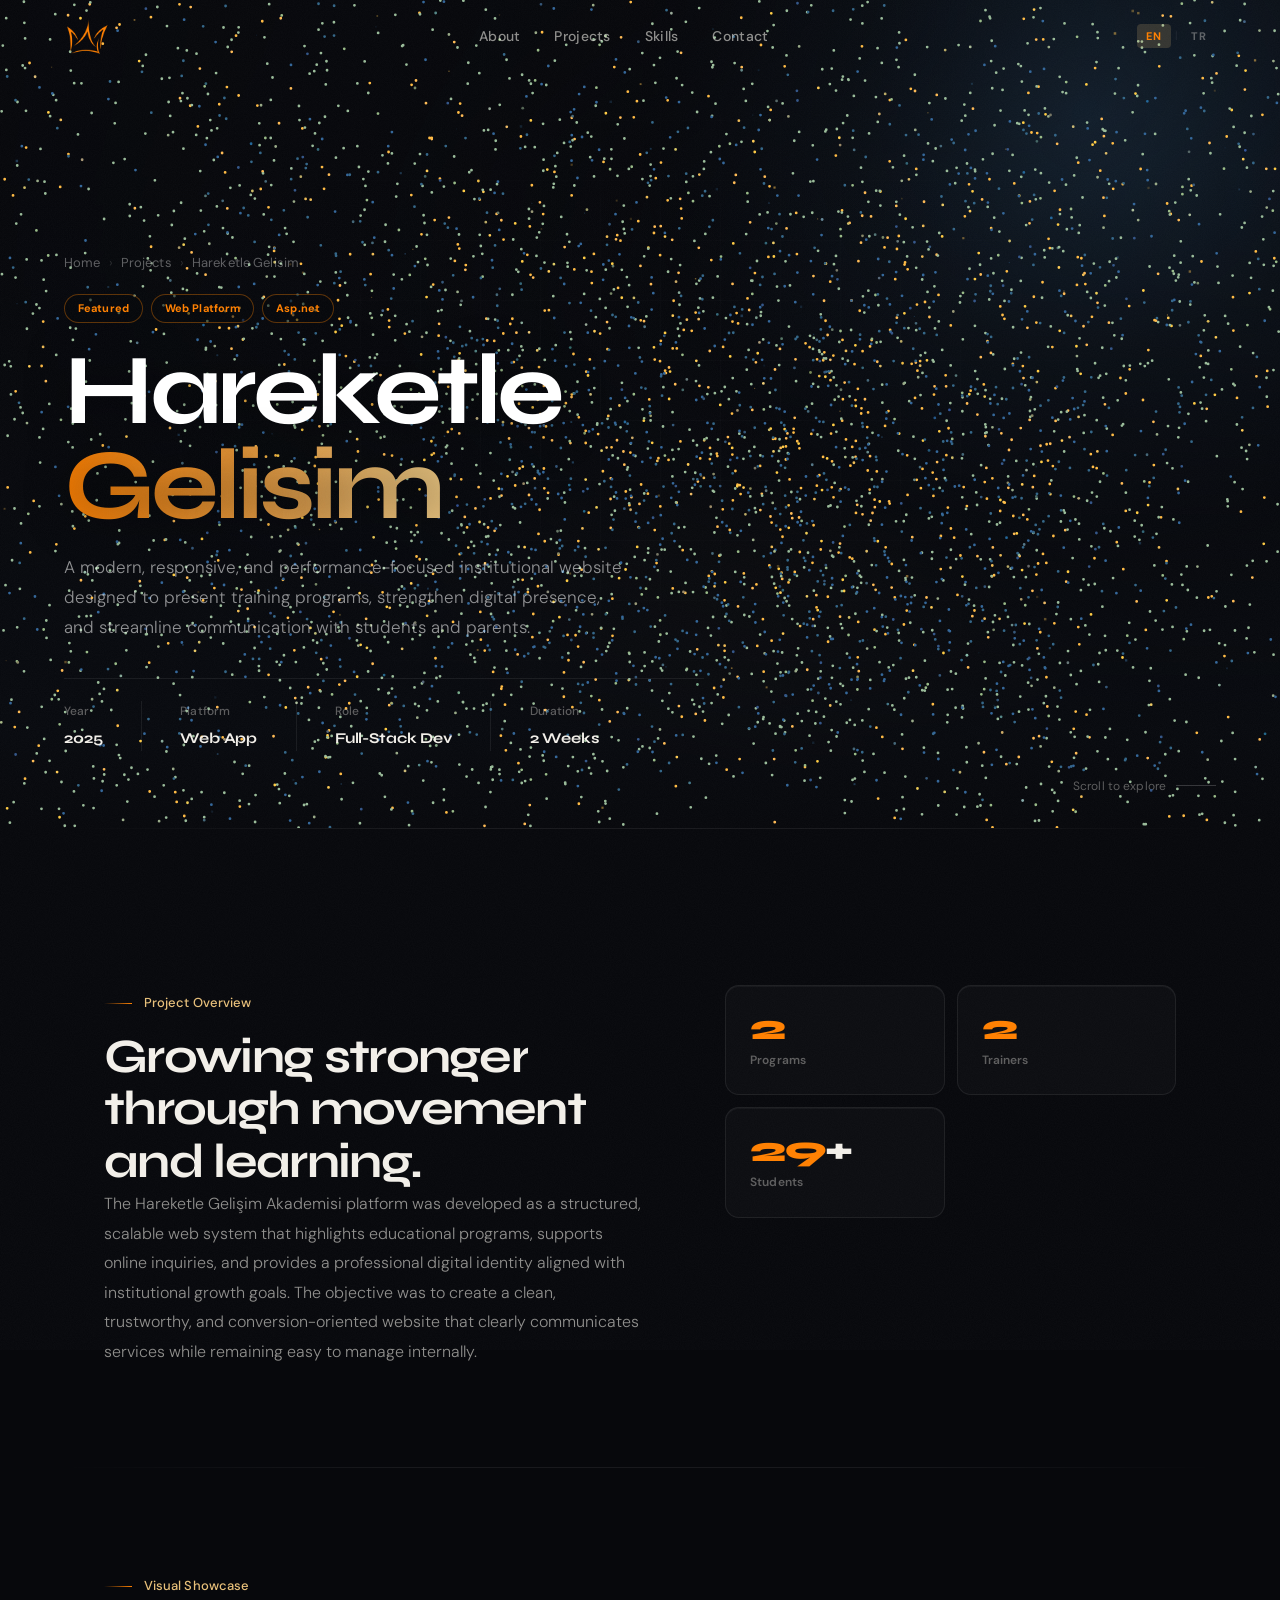
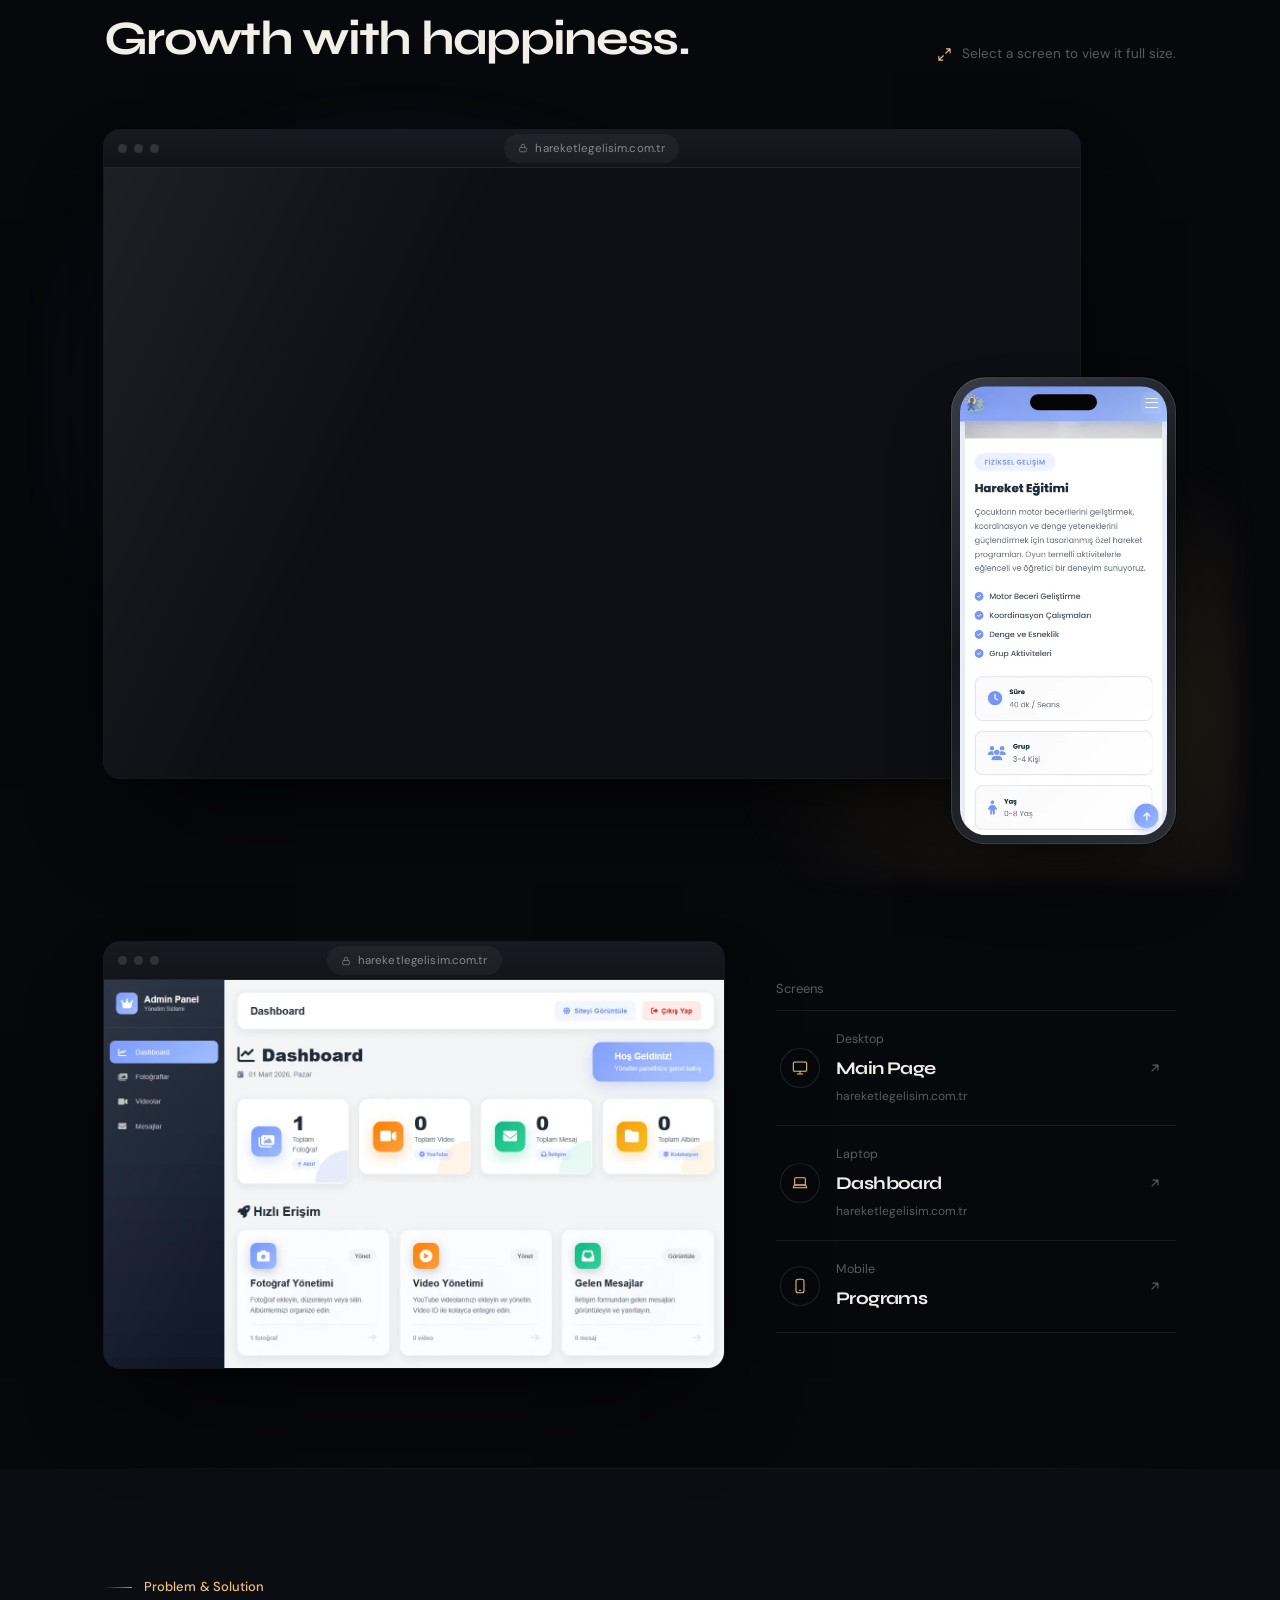
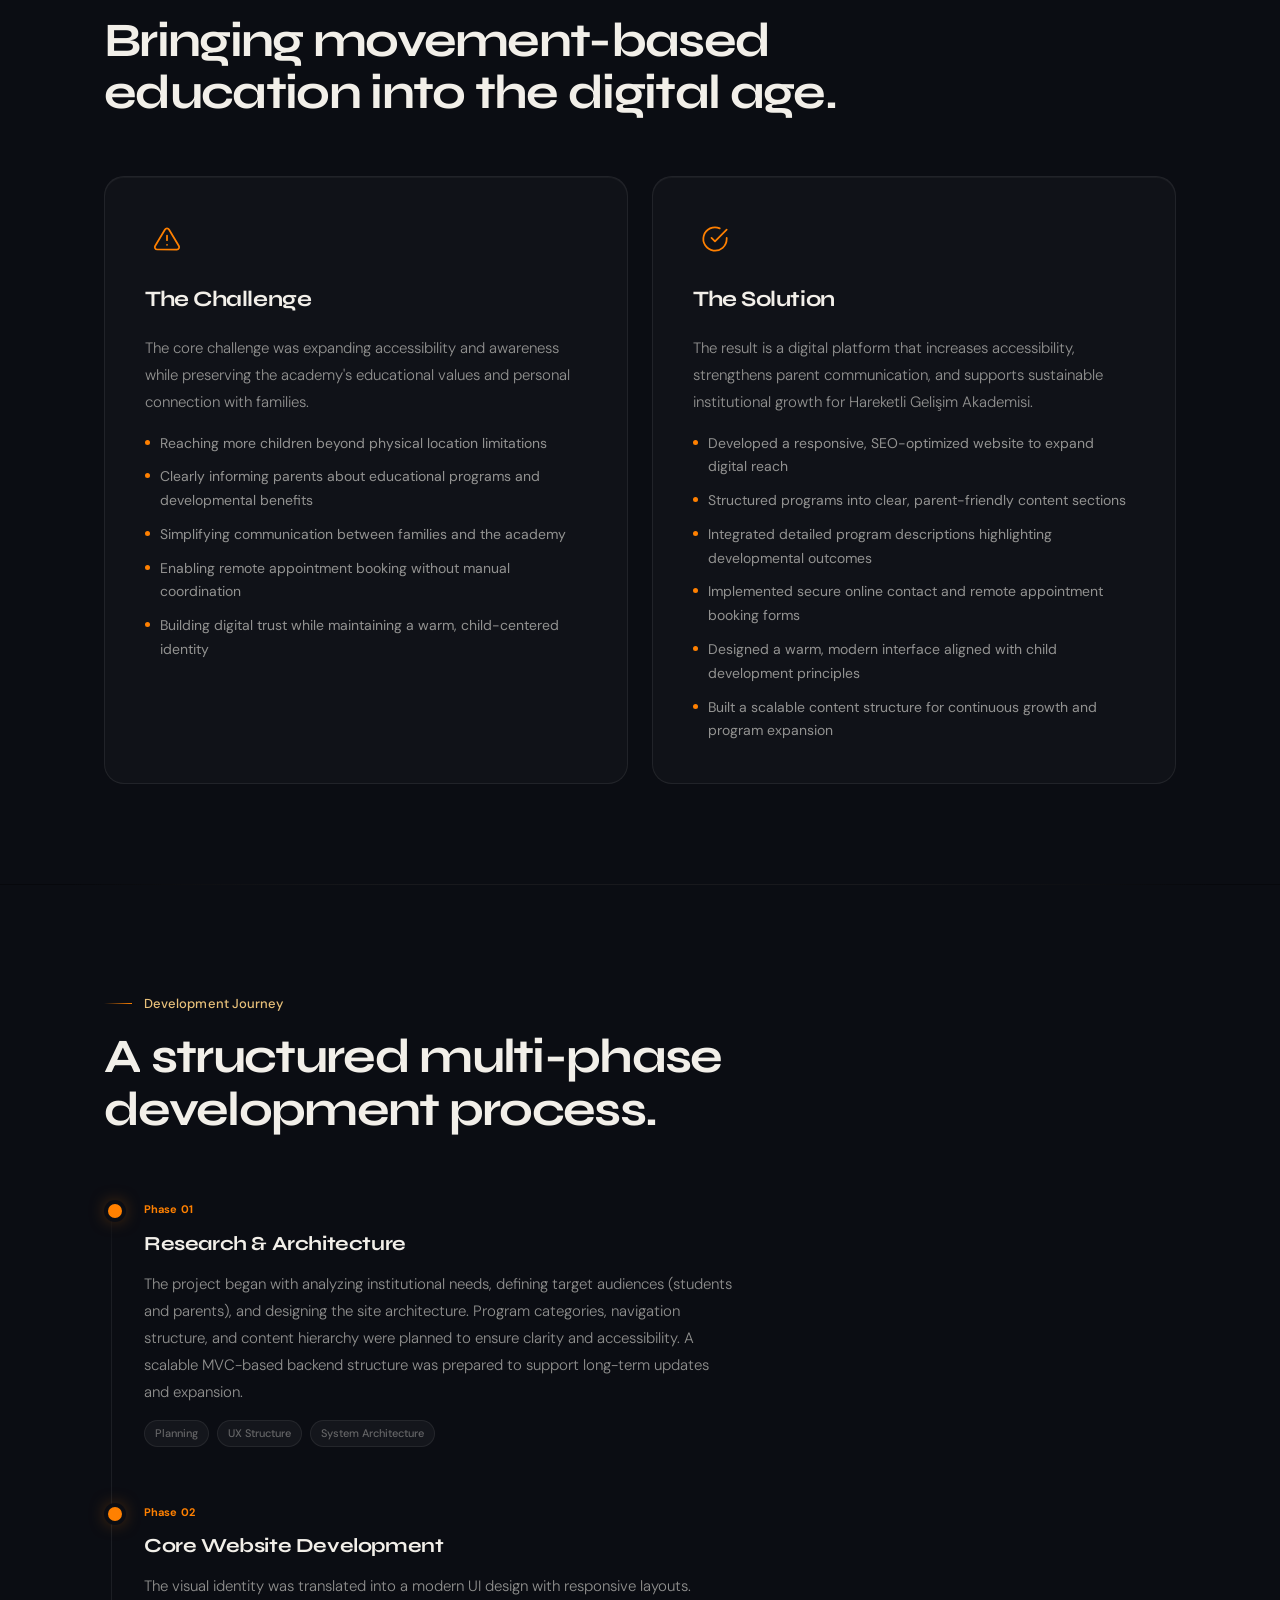
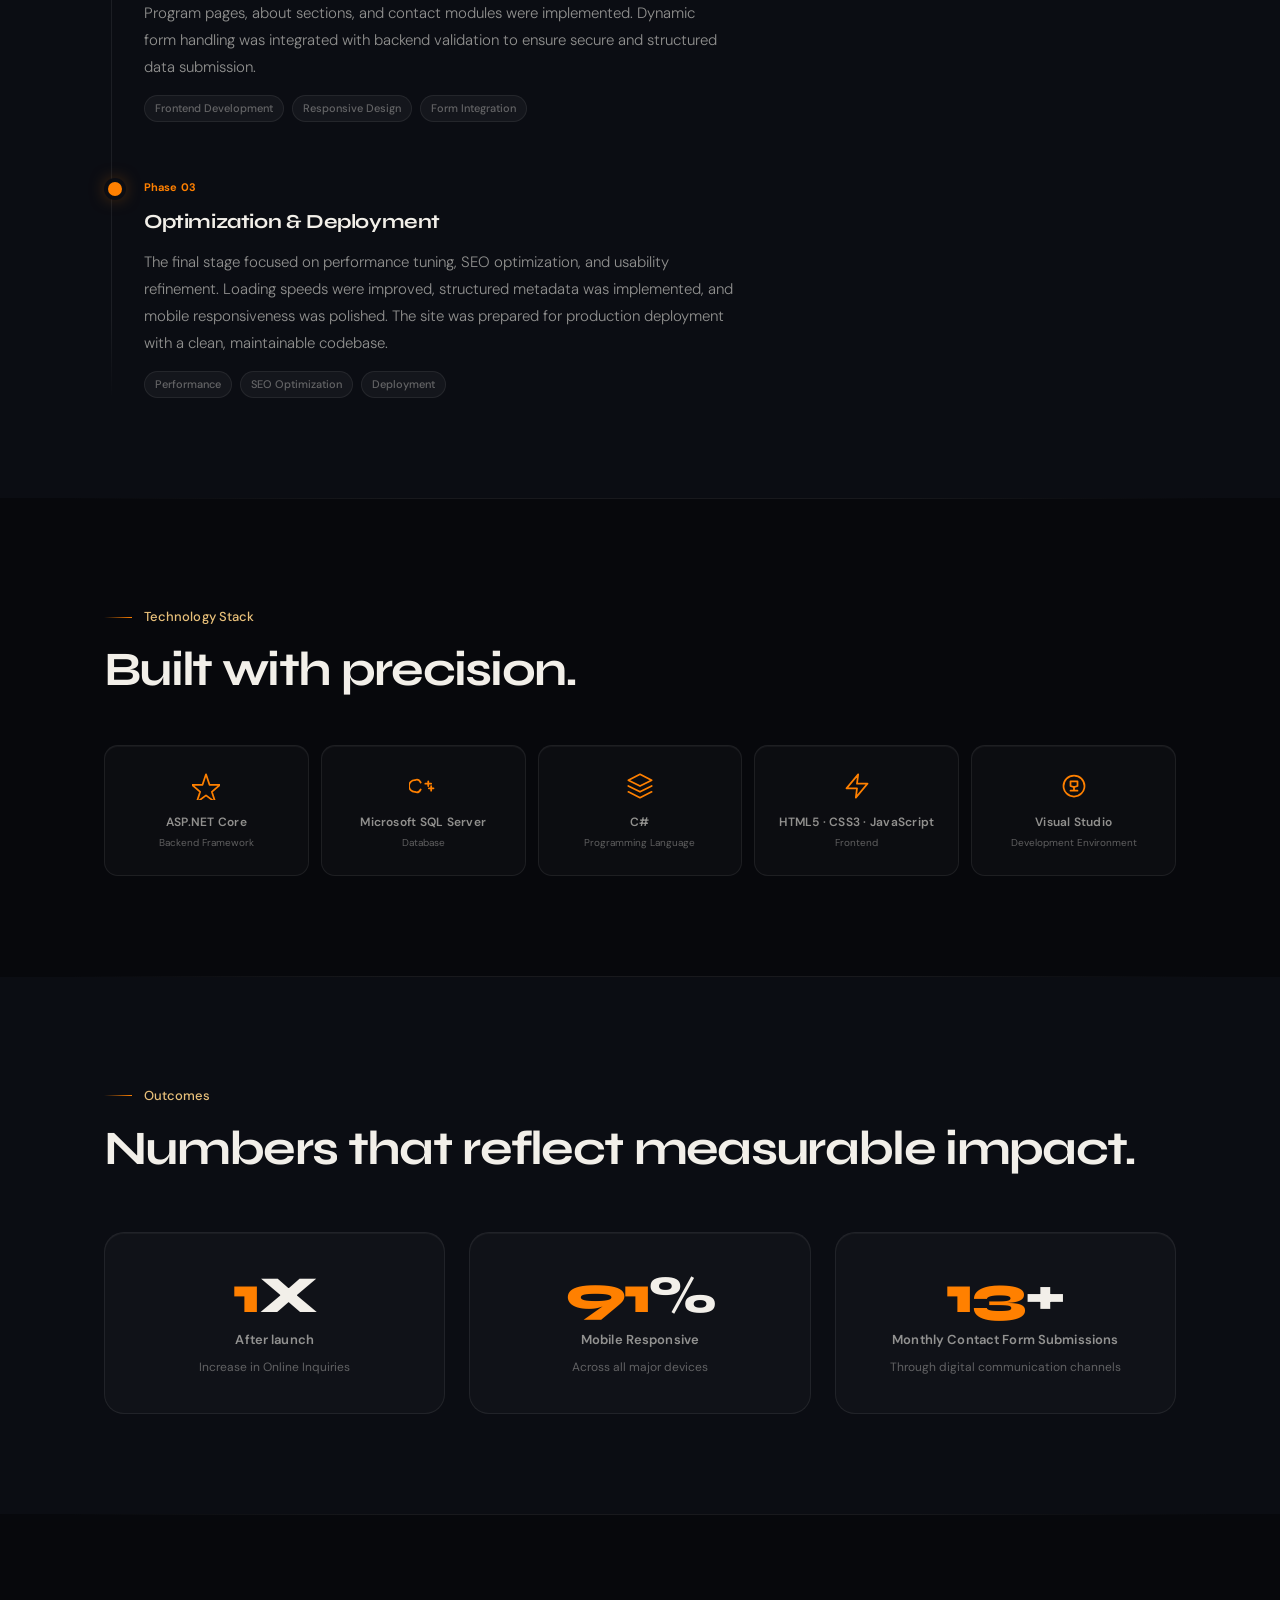
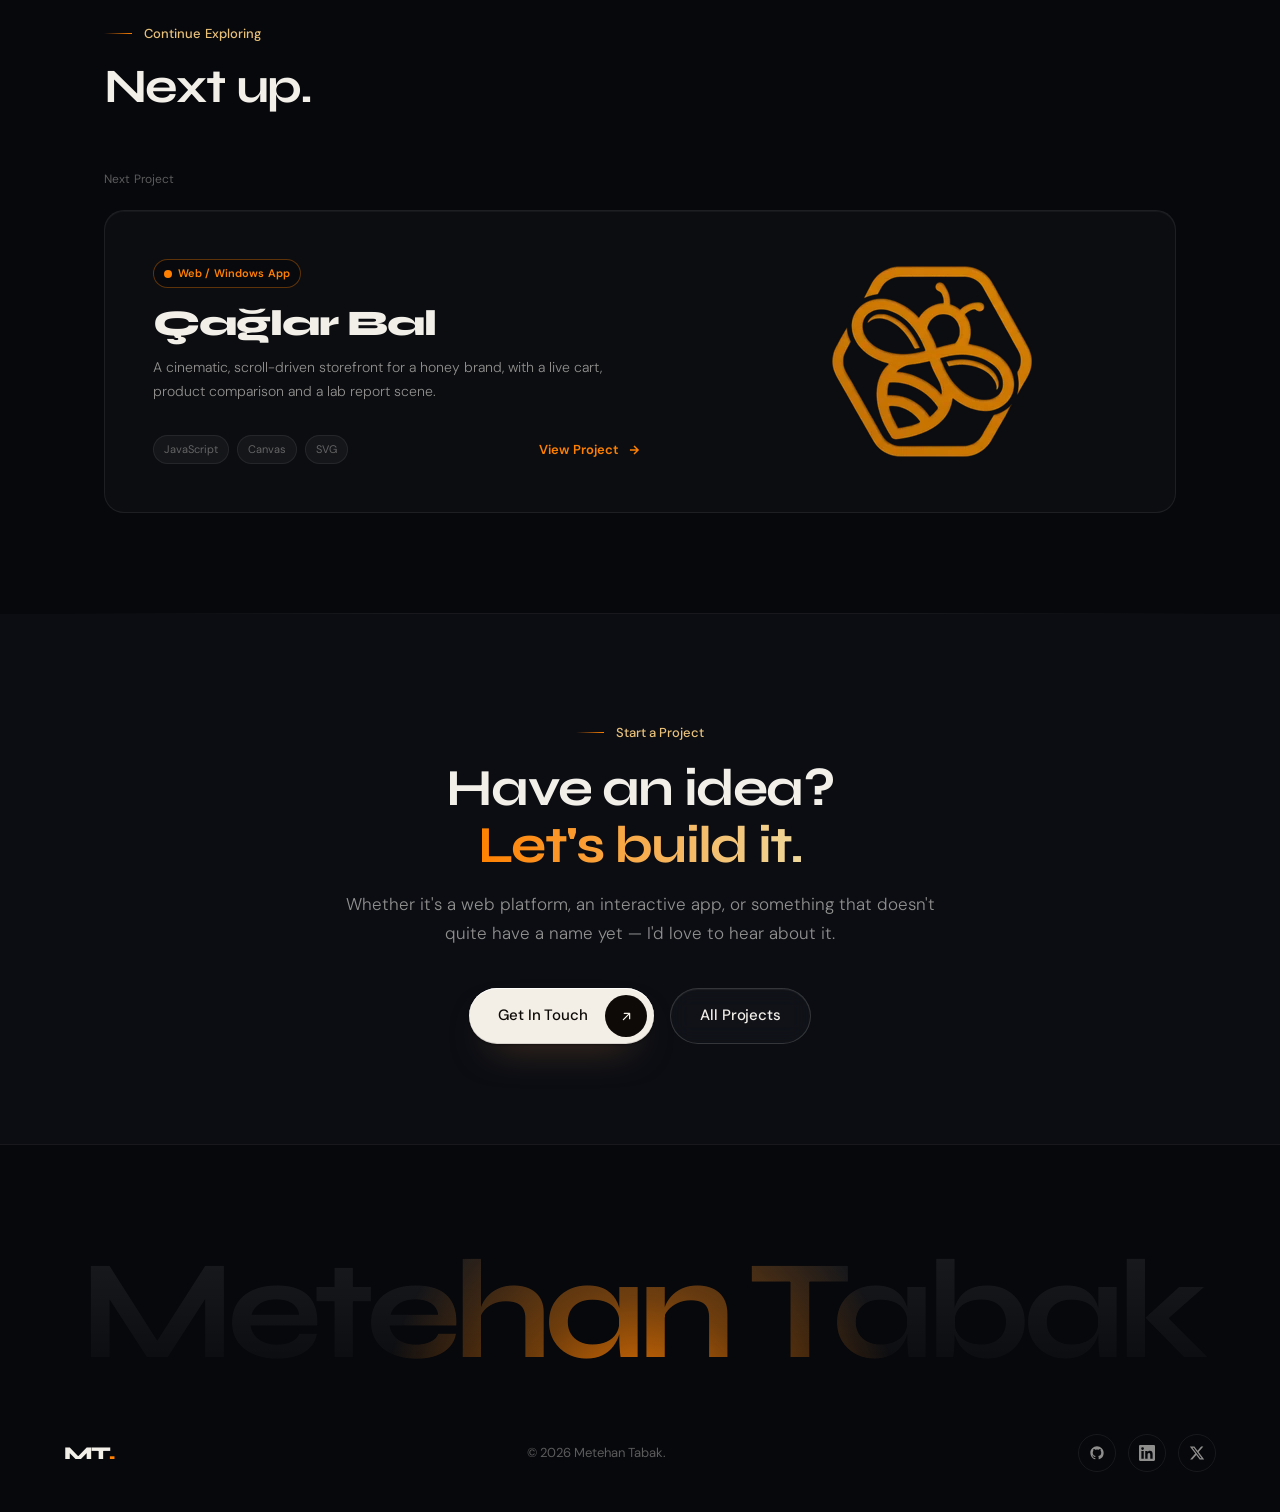
<file: HareketleGelisim.html>
<!DOCTYPE html>
<html lang="en">
<head>
  <meta charset="UTF-8">
  <meta name="viewport" content="width=device-width, initial-scale=1.0">
  <title>Hareketle Gelisim — Metehan Tabak</title>
  <meta name="theme-color" content="#07080c">
  <link rel="icon" type="image/png" sizes="32x32" href="assets/img/favicon-32.png">
  <link rel="icon" type="image/png" sizes="192x192" href="assets/img/favicon.png">
  <link rel="apple-touch-icon" href="assets/img/apple-touch-icon.png">
  <link rel="preload" href="assets/fonts/syne-latin-wght-normal.woff2" as="font" type="font/woff2" crossorigin>
  <link rel="preload" href="assets/fonts/dm-sans-latin-wght-normal.woff2" as="font" type="font/woff2" crossorigin>
  <script>(function(d){d.classList.add('js');try{if(sessionStorage.getItem('mt_seen'))d.classList.add('pl-quick')}catch(e){}})(document.documentElement)</script>
  <noscript><style>#preloader{display:none!important}.reveal{opacity:1!important;transform:none!important}</style></noscript>
  <link rel="stylesheet" href="assets/css/MobileNav.css">
  <style>
    *, *::before, *::after { margin: 0; padding: 0; box-sizing: border-box; }
    :root {
      --bg: #080a0f;
      --bg2: #0d1017;
      --surface: rgba(255,255,255,0.03);
      --surface-hover: rgba(255,255,255,0.06);
      --border: rgba(255,255,255,0.06);
      --border-hover: rgba(255,255,255,0.14);
      --accent: #ff8000;
      --accent2: #FFB266;
      --accent-glow: rgba(232,192,122,0.18);
      --accent-glow-strong: rgba(232,192,122,0.35);
      --text: #f0f0ee;
      --text-muted: rgba(240,240,238,0.45);
      --text-dim: rgba(240,240,238,0.25);
      --font-display: 'Syne', sans-serif;
      --font-body: 'DM Sans', sans-serif;
    }
    html { scroll-behavior: smooth; }
    body { background: var(--bg); color: var(--text); font-family: var(--font-body); font-size: 16px; line-height: 1.7; overflow-x: hidden; }


    /* ── CUSTOM CURSOR ── */
    #cursor {
      position: fixed;
      top: 0; left: 0;
      width: 12px; height: 12px;
      background: var(--accent);
      border-radius: 50%;
      pointer-events: none;
      z-index: 9999;
      transform: translate(-50%, -50%);
      transition: width .2s, height .2s, background .2s, opacity .3s;
      mix-blend-mode: normal;
      opacity: 0;
    }
    #cursor-ring {
      position: fixed;
      top: 0; left: 0;
      width: 36px; height: 36px;
      border: 1.5px solid rgba(232,192,122,0.5);
      border-radius: 50%;
      pointer-events: none;
      z-index: 9998;
      transform: translate(-50%, -50%);
      transition: all .08s linear, opacity .3s;
      opacity: 0;
    }

    /* PRELOADER */
    #preloader { position: fixed; inset: 0; background: var(--bg); z-index: 99999; display: flex; align-items: center; justify-content: center; flex-direction: column; gap: 24px; transition: opacity .6s ease, visibility .6s ease; }
    #preloader.hidden { opacity: 0; visibility: hidden; }
    .preloader-logo { font-family: var(--font-display); font-size: 40px; font-weight: 800; letter-spacing: -0.03em; color: var(--text); }
    .preloader-logo span { color: var(--accent); }
    .preloader-bar-wrap { width: 200px; height: 2px; background: rgba(255,255,255,0.08); border-radius: 2px; overflow: hidden; }
    .preloader-bar { height: 100%; background: linear-gradient(90deg, var(--accent2), var(--accent)); width: 0%; animation: preload 1.4s cubic-bezier(.4,0,.2,1) forwards; }
    @keyframes preload { 0%{width:0%} 40%{width:60%} 80%{width:88%} 100%{width:100%} }

    /* NAV */
    nav { position: fixed; top: 0; left: 0; right: 0; z-index: 1000; padding: 0 clamp(24px,5vw,80px); height: 72px; display: flex; align-items: center; gap: 24px; transition: background .4s, backdrop-filter .4s; }
    nav.scrolled { background: rgba(8,10,15,0.85); backdrop-filter: blur(20px); border-bottom: 1px solid var(--border); }
    .nav-logo { text-decoration: none; flex: 0 0 auto; display: flex; align-items: center; }
    .nav-logo-img { height: 60px; width: auto; display: block; object-fit: contain; filter: brightness(1); transition: opacity .25s; }
    .nav-logo:hover .nav-logo-img { opacity: 0.8; }
    .nav-links { display: flex; align-items: center; gap: 40px; list-style: none; }
    .nav-links a { font-size: 14px; font-weight: 500; color: var(--text-muted); text-decoration: none; letter-spacing: 0.02em; transition: color .25s; position: relative; }
    .nav-links a::after { content:''; position:absolute; bottom:-4px; left:0; width:0; height:1px; background:var(--accent); transition:width .3s cubic-bezier(.4,0,.2,1); }
    .nav-links a:hover { color: var(--text); }
    .nav-links a:hover::after { width: 100%; }
    .hamburger { display: none; flex-direction: column; gap: 5px; background: none; border: none; padding: 4px; }
    .hamburger span { display: block; width: 22px; height: 1.5px; background: var(--text); border-radius: 2px; }

    /* ══ HERO ══ */
    #hero {
      position: relative;
      min-height: 92vh;
      display: flex;
      flex-direction: column;
      justify-content: flex-end;
      overflow: hidden;
    }

    /* subtle dark base */
    .hero-art {
      position: absolute; inset: 0; z-index: 0;
    }
    .hero-art::before {
      content: ''; position: absolute; inset: 0; z-index: 1; pointer-events: none;
      background:
        radial-gradient(ellipse 110% 70% at 50% 0%,   rgba(8,10,15,0.55) 0%, transparent 60%),
        radial-gradient(ellipse 100% 50% at 50% 100%,  rgba(8,10,15,0.95) 0%, rgba(8,10,15,0.6) 40%, transparent 70%);
    }
    .hero-art::after {
      content: ''; position: absolute; inset: 0; z-index: 2; pointer-events: none;
      background: linear-gradient(to top,
        var(--bg) 0%, rgba(8,10,15,0.96) 12%, rgba(8,10,15,0.80) 25%,
        rgba(8,10,15,0.45) 45%, rgba(8,10,15,0.15) 65%, transparent 80%);
    }
    .hero-noise { position: absolute; inset: 0; z-index: 3;
      background-image: url("data:image/svg+xml,%3Csvg viewBox='0 0 256 256' xmlns='http://www.w3.org/2000/svg'%3E%3Cfilter id='n'%3E%3CfeTurbulence type='fractalNoise' baseFrequency='0.9' numOctaves='4' stitchTiles='stitch'/%3E%3C/filter%3E%3Crect width='100%25' height='100%25' filter='url(%23n)' opacity='0.03'/%3E%3C/svg%3E");
      background-size: 200px; pointer-events: none; }
    .hero-grid { position: absolute; inset: 0; z-index: 3;
      background-image: linear-gradient(rgba(255,255,255,0.018) 1px, transparent 1px),
                        linear-gradient(90deg, rgba(255,255,255,0.018) 1px, transparent 1px);
      background-size: 60px 60px;
      mask-image: radial-gradient(ellipse 70% 70% at 50% 50%, black 0%, transparent 75%);
      pointer-events: none; }

    /* content strip — flex row: text left, logo right */
    .hero-content {
      position: relative; z-index: 10; width: 100%;
      padding: 0 clamp(28px,5vw,88px) clamp(52px,6vw,88px);
      opacity: 0; animation: fadeUp .9s ease .25s forwards;
      display: flex;
      align-items: flex-end;
      justify-content: space-between;
      gap: 0;
      overflow: visible;
    }
    /* text sits on top of the logo bleed */
    .hero-text {
      flex: 1; min-width: 0;
      position: relative; z-index: 2;
    }

    /* ── PARALLAX LOGO IMG ── */
    #heroLogoImg {
      flex-shrink: 0;
      width: clamp(1000px, 52vw, 720px);
      height: clamp(420px, 52vw, 720px);
      object-fit: contain;
      display: block;
      margin-right: 40px;
      opacity: 0;
      will-change: transform;
      position: relative; z-index: 1;
      transition: opacity 0.7s ease;
      pointer-events: none;
    }
    #heroLogoImg.loaded { opacity: 0.65; }
    @media (max-width: 768px) { #heroLogoImg { display: none; } }
    .hero-breadcrumb {
      display: flex; align-items: center; gap: 8px;
      font-size: 11px; color: rgba(255,255,255,.35);
      letter-spacing: 0.07em; text-transform: uppercase;
      margin-bottom: 20px;
    }
    .hero-breadcrumb a { color: rgba(255,255,255,.35); text-decoration: none; transition: color .2s; }
    .hero-breadcrumb a:hover { color: var(--accent); }
    .hero-breadcrumb-sep { opacity: .4; }
    .hero-tags {
      display: flex; gap: 8px; flex-wrap: wrap;
      margin-bottom: 20px;
    }
    .hero-tag {
      padding: 4px 13px;
      background: rgba(232,192,122,0.1);
      border: 1px solid rgba(232,192,122,0.22);
      border-radius: 100px;
      font-size: 10px; font-weight: 700;
      color: var(--accent);
      letter-spacing: 0.07em; text-transform: uppercase;
    }
    h1.hero-title {
      font-family: var(--font-display);
      font-size: clamp(40px, 8vw, 100px);
      font-weight: 800; line-height: .95;
      letter-spacing: -0.04em; color: #fff;
      margin-bottom: 20px;
      text-shadow: 0 4px 40px rgba(0,0,0,.5);
    }
    h1.hero-title span {
      display: block;
      background: linear-gradient(90deg, var(--accent) 0%, var(--accent2) 55%, #f0d89a 100% );
      -webkit-background-clip: text; -webkit-text-fill-color: transparent; background-clip: text;
    }
    .hero-desc {
      font-size: clamp(14px, 1.6vw, 17px);
      color: rgba(255,255,255,.55);
      max-width: 560px; line-height: 1.75;
      font-weight: 300; margin-bottom: 36px;
    }
    .hero-meta { display: flex; gap: 48px; flex-wrap: wrap; }
    .meta-label { font-size: 10px; letter-spacing: 0.1em; text-transform: uppercase; color: var(--text-dim); font-weight: 600; margin-bottom: 4px; }
    .meta-value { font-family: var(--font-display); font-size: 15px; font-weight: 700; color: var(--text); letter-spacing: -0.01em; }
    .hero-scroll { position: absolute; bottom: 32px; right: clamp(24px,5vw,80px); display: flex; align-items: center; gap: 10px; font-size: 11px; letter-spacing: 0.1em; text-transform: uppercase; color: var(--text-dim); opacity: 0; animation: fadeUp .8s ease 1s forwards; }
    .scroll-line { width: 40px; height: 1px; background: rgba(255,255,255,.18); overflow: hidden; position: relative; }
    .scroll-line::after { content:''; position:absolute; left:-100%; top:0; width:100%; height:100%; background:var(--accent); animation: lineSlide 2.2s ease 1.8s infinite; }
    @keyframes lineSlide { 0%{left:-100%} 50%{left:0%} 100%{left:100%} }
    @keyframes fadeUp { from{opacity:0;transform:translateY(28px)} to{opacity:1;transform:translateY(0)} }

    /* ══ STICKY PROJECT BAR ══ */
    #project-bar {
      position: fixed;
      top: 72px; left: 0; right: 0;
      height: 52px;
      z-index: 900;
      display: flex;
      align-items: center;
      padding: 0 clamp(20px,4vw,72px);
      background: rgba(8,10,15,0.94);
      backdrop-filter: blur(24px);
      -webkit-backdrop-filter: blur(24px);
      border-bottom: 1px solid rgba(255,255,255,0.06);
      /* Tamamen viewport dışına çek */
      transform: translateY(calc(-100% - 72px));
      opacity: 0;
      transition: transform 0.42s cubic-bezier(.4,0,.2,1), opacity 0.38s ease;
      pointer-events: none;
    }
    #project-bar.visible {
      transform: translateY(0);
      opacity: 1;
      pointer-events: all;
    }

    /* Scroll progress bar */
    #project-bar::after {
      content: '';
      position: absolute;
      bottom: 0; left: 0;
      height: 2px;
      width: var(--scroll-pct, 0%);
      background: linear-gradient(90deg, var(--accent2), var(--accent));
      transition: width 0.1s linear;
      border-radius: 0 2px 2px 0;
    }

    .pbar-left {
      display: flex; align-items: center; gap: 10px;
      flex: 0 0 auto; min-width: 0;
    }
    .pbar-logo { width: 26px; height: 26px; object-fit: contain; border-radius: 6px; opacity: 0.85; }
    .pbar-divider { width: 1px; height: 18px; background: rgba(255,255,255,0.1); flex-shrink: 0; }
    .pbar-name { font-family: var(--font-display); font-size: 13px; font-weight: 700; color: var(--text); letter-spacing: -0.02em; white-space: nowrap; }

    /* ── CENTERED pbar-nav ── */
    .pbar-nav-wrap {
      position: absolute;
      top: 0; bottom: 0;
      left: 50%;
      transform: translateX(-50%);
      display: flex;
      align-items: center;
    }
    .pbar-nav {
      display: flex;
      align-items: center;
      gap: 2px;
      height: 100%;
    }
    .pbar-btn {
      display: flex; align-items: center; gap: 6px;
      padding: 5px 11px; border-radius: 7px;
      color: rgba(255,255,255,0.4);
      text-decoration: none; font-size: 11.5px; font-weight: 600;
      letter-spacing: 0.01em; white-space: nowrap;
      transition: color .22s, background .22s;
      border: none; background: transparent;
      position: relative;
    }
    .pbar-btn::after {
      content: '';
      position: absolute;
      bottom: -1px; left: 50%;
      transform: translateX(-50%) scaleX(0);
      width: 60%; height: 2px;
      background: var(--accent);
      border-radius: 2px 2px 0 0;
      transition: transform .25s cubic-bezier(.4,0,.2,1), opacity .25s;
      opacity: 0;
    }
    .pbar-btn svg { flex-shrink: 0; opacity: 0.6; transition: opacity .22s, color .22s; }
    .pbar-btn:hover { color: var(--text); background: rgba(255,255,255,0.05); }
    .pbar-btn:hover svg { opacity: 1; }
    .pbar-btn.active { color: var(--accent); }
    .pbar-btn.active::after { transform: translateX(-50%) scaleX(1); opacity: 1; }
    .pbar-btn.active svg { opacity: 1; color: var(--accent); }

    /* Mirror of pbar-left — nav'ı gerçekten ortalar */
    .pbar-right { flex: 0 0 auto; visibility: hidden; display: flex; align-items: center; gap: 10px; }
    .pbar-right .pbar-logo { width: 26px; height: 26px; }
    .pbar-right .pbar-divider { width: 1px; height: 18px; }
    .pbar-right .pbar-name { font-size: 13px; }

    /* DIVIDER */
    .section-divider { height: 1px; background: linear-gradient(90deg, transparent, var(--border) 30%, var(--border) 70%, transparent); margin: 0 clamp(24px,5vw,80px); }

    /* SECTION BASE */
    .section-wrap { max-width: 1200px; margin: 0 auto; padding: 100px clamp(24px,5vw,80px); }
    .section-label { display: inline-flex; align-items: center; gap: 10px; font-size: 11px; letter-spacing: 0.12em; text-transform: uppercase; color: var(--accent); font-weight: 600; margin-bottom: 16px; }
    .section-label::before { content:''; display:block; width:24px; height:1px; background:var(--accent); }
    .section-title { font-family: var(--font-display); font-size: clamp(28px,4.5vw,48px); font-weight: 800; letter-spacing: -0.03em; line-height: 1.1; color: var(--text); }
    .section-desc { font-size: 17px; color: var(--text-muted); margin-top: 16px; font-weight: 300; line-height: 1.8; }

    /* REVEAL */
    .reveal { opacity: 0; transform: translateY(32px); transition: opacity .8s cubic-bezier(.4,0,.2,1), transform .8s cubic-bezier(.4,0,.2,1); }
    .reveal.visible { opacity: 1; transform: translateY(0); }
    .reveal-delay-1 { transition-delay: .1s; }
    .reveal-delay-2 { transition-delay: .2s; }
    .reveal-delay-3 { transition-delay: .3s; }
    .reveal-delay-4 { transition-delay: .4s; }

    /* OVERVIEW */
    #overview { background: var(--bg); }
    .overview-grid { display: grid; grid-template-columns: 1.2fr 1fr; gap: 80px; align-items: start; margin-top: 56px; }
    .overview-body { font-size: 16px; color: var(--text-muted); line-height: 1.85; font-weight: 300; }
    .overview-body p + p { margin-top: 18px; }
    .overview-body strong { color: var(--text); font-weight: 500; }
    .overview-stats { display: flex; flex-direction: column; gap: 2px; }
    .stat-card { padding: 24px; background: var(--surface); border: 1px solid var(--border); border-radius: 14px; transition: all .3s; }
    .stat-card:hover { background: var(--surface-hover); border-color: var(--border-hover); transform: translateX(4px); }
    .stat-card-num { font-family: var(--font-display); font-size: 36px; font-weight: 800; letter-spacing: -0.04em; color: var(--text); line-height: 1; }
    .stat-card-num span { color: var(--accent); }
    .stat-card-label { font-size: 12px; letter-spacing: 0.06em; text-transform: uppercase; color: var(--text-dim); margin-top: 4px; font-weight: 600; }
    .stat-row { display: grid; grid-template-columns: 1fr 1fr; gap: 12px; }

    /* CHALLENGE / SOLUTION */
    #challenge { background: var(--bg2); }
    .cs-grid { display: grid; grid-template-columns: 1fr 1fr; gap: 24px; margin-top: 56px; }
    .cs-card { padding: 40px; background: var(--surface); border: 1px solid var(--border); border-radius: 20px; transition: all .4s; }
    .cs-card:hover { background: var(--surface-hover); border-color: var(--border-hover); transform: translateY(-4px); }
    .cs-icon { width: 44px; height: 44px; display: flex; align-items: center; justify-content: center; color: var(--accent); margin-bottom: 20px; }
    .cs-title { font-family: var(--font-display); font-size: 22px; font-weight: 700; color: var(--text); letter-spacing: -0.02em; margin-bottom: 16px; }
    .cs-body { font-size: 15px; color: var(--text-muted); line-height: 1.8; font-weight: 300; }
    .cs-list { margin-top: 16px; display: flex; flex-direction: column; gap: 10px; }
    .cs-item { display: flex; align-items: flex-start; gap: 10px; font-size: 14px; color: var(--text-muted); }
    .cs-item::before { content:''; display:block; width:5px; height:5px; border-radius:50%; background:var(--accent); margin-top:8px; flex-shrink:0; }

        /* GALLERY */
    #gallery { background: var(--bg); }

    /* ── Gallery Layout ── */
    .gallery-showcase { display: flex; flex-direction: column; gap: 32px; margin-top: 56px; }

    /* Row wrappers */
    .gallery-row { display: flex; gap: 24px; align-items: stretch; }

    /* ── DEVICE LABEL ── */
    .device-label {
      display: inline-flex; align-items: center; gap: 6px;
      font-size: 10px; font-weight: 700; letter-spacing: 0.1em; text-transform: uppercase;
      color: var(--text-dim); margin-bottom: 10px;
    }
    .device-label svg { opacity: .55; }

    /* ── DESKTOP FRAME ── */
    .device-desktop {
      flex: 1; min-width: 0;
      transition: transform .4s cubic-bezier(.4,0,.2,1);
    }
    .device-desktop:hover { transform: translateY(-5px); }

    .browser-frame {
      border-radius: 14px; overflow: hidden;
      border: 1px solid var(--border-hover);
      background: #1a1d24;
      box-shadow: 0 24px 64px rgba(0,0,0,0.55), 0 0 0 1px rgba(255,255,255,0.04);
      transition: box-shadow .4s, border-color .4s;
    }
    .device-desktop:hover .browser-frame {
      box-shadow: 0 32px 80px rgba(0,0,0,0.65), 0 0 0 1px rgba(232,192,122,0.14);
      border-color: rgba(232,192,122,0.2);
    }
    .browser-bar {
      height: 36px; background: #141720;
      border-bottom: 1px solid rgba(255,255,255,0.06);
      display: flex; align-items: center; padding: 0 14px; gap: 7px; flex-shrink: 0;
    }
    .browser-dot {
      width: 10px; height: 10px; border-radius: 50%; flex-shrink: 0;
    }
    .browser-dot:nth-child(1) { background: #ff5f57; }
    .browser-dot:nth-child(2) { background: #febc2e; }
    .browser-dot:nth-child(3) { background: #28c840; }
    .browser-url {
      flex: 1; height: 20px; background: rgba(255,255,255,0.05);
      border-radius: 4px; margin: 0 10px; display: flex; align-items: center;
      padding: 0 8px; gap: 6px;
    }
    .browser-url-lock { width: 8px; height: 8px; opacity: .4; }
    .browser-url-text {
      font-size: 10px; color: rgba(255,255,255,0.3); letter-spacing: 0.02em;
      white-space: nowrap; overflow: hidden; text-overflow: ellipsis;
    }
    .browser-screen {
      width: 100%; aspect-ratio: 16/10; overflow: hidden;
      position: relative; display: block;
    }
    .browser-screen img {
      width: 100%; height: 100%; object-fit: cover; object-position: top center;
      display: block; transition: transform .6s cubic-bezier(.4,0,.2,1);
    }
    .device-desktop:hover .browser-screen img { transform: scale(1.03); }

    /* ── MOBILE FRAME ── */
    .device-mobile {
      flex: 0 0 auto; width: 190px;
      transition: transform .4s cubic-bezier(.4,0,.2,1);
    }
    .device-mobile:hover { transform: translateY(-5px); }

    .phone-frame {
      border-radius: 30px; overflow: hidden;
      border: 2px solid rgba(255,255,255,0.1);
      background: #111318;
      box-shadow: 0 24px 64px rgba(0,0,0,0.6), inset 0 1px 0 rgba(255,255,255,0.08), 0 0 0 1px rgba(255,255,255,0.04);
      transition: box-shadow .4s, border-color .4s;
      position: relative;
    }
    .device-mobile:hover .phone-frame {
      box-shadow: 0 32px 80px rgba(0,0,0,0.7), inset 0 1px 0 rgba(255,255,255,0.1), 0 0 0 1px rgba(232,192,122,0.18);
      border-color: rgba(232,192,122,0.25);
    }
    .phone-notch {
      height: 28px; background: #111318;
      display: flex; align-items: center; justify-content: center;
      position: relative; z-index: 2; flex-shrink: 0;
    }
    .phone-notch-pill {
      width: 72px; height: 12px; background: #0d1017; border-radius: 8px;
    }
    .phone-screen {
      width: 100%; aspect-ratio: 9/19; overflow: hidden; display: block;
      background: #0d1017;
    }
    .phone-screen img {
      width: 100%; height: 100%; object-fit: cover; object-position: top center;
      display: block; transition: transform .6s cubic-bezier(.4,0,.2,1);
    }
    .device-mobile:hover .phone-screen img { transform: scale(1.03); }
    .phone-home {
      height: 24px; display: flex; align-items: center; justify-content: center;
      flex-shrink: 0;
    }
    .phone-home-bar {
      width: 52px; height: 4px; border-radius: 3px; background: rgba(255,255,255,0.18);
    }

    @media (max-width: 900px) {
      .gallery-row { flex-direction: column; }
      .device-mobile { width: 100%; max-width: 220px; margin: 0 auto; }
    }
    @media (max-width: 560px) {
      .device-mobile { width: 180px; }
    }

    /* old classes kept for compatibility */
    .gallery-grid { display: none; }
    .gallery-item { display: none; }
    .gallery-caption { font-family: var(--font-display); font-size: 14px; font-weight: 700; color: var(--text); letter-spacing: -0.01em; }
    .gallery-sub { font-size: 12px; color: var(--text-dim); }
    /* PROCESS */
    #process { background: var(--bg2); }
    .process-timeline { position: relative; margin-top: 64px; padding-left: 40px; }
    .process-timeline::before { content:''; position:absolute; left:7px; top:0; bottom:0; width:1px; background:linear-gradient(to bottom, transparent, var(--border) 10%, var(--border) 90%, transparent); }
    .process-step { position: relative; padding-bottom: 56px; }
    .process-step:last-child { padding-bottom: 0; }
    .process-dot { position: absolute; left: -36px; top: 4px; width: 14px; height: 14px; border-radius: 50%; border: 2px solid var(--accent); background: var(--bg2); transition: all .3s; }
    .process-step:hover .process-dot { background: var(--accent); box-shadow: 0 0 16px var(--accent-glow); }
    .process-num { font-size: 11px; font-weight: 700; color: var(--accent); letter-spacing: 0.1em; text-transform: uppercase; margin-bottom: 8px; }
    .process-title { font-family: var(--font-display); font-size: 20px; font-weight: 700; color: var(--text); letter-spacing: -0.02em; margin-bottom: 10px; }
    .process-body { font-size: 15px; color: var(--text-muted); line-height: 1.8; font-weight: 300; max-width: 600px; }
    .process-tags { display: flex; gap: 8px; flex-wrap: wrap; margin-top: 14px; }
    .ptag { padding: 3px 10px; background: rgba(255,255,255,0.04); border: 1px solid var(--border); border-radius: 100px; font-size: 11px; color: var(--text-dim); font-weight: 500; }

    /* TECH */
    #tech { background: var(--bg); }
    .tech-grid { display: grid; grid-template-columns: repeat(5, 1fr); gap: 12px; margin-top: 48px; }
    .tech-item { padding: 24px 16px; background: var(--surface); border: 1px solid var(--border); border-radius: 14px; text-align: center; transition: all .3s cubic-bezier(.4,0,.2,1); display: flex; flex-direction: column; align-items: center; }
    .tech-item:hover { background: var(--surface-hover); border-color: rgba(232,192,122,0.25); transform: translateY(-4px); box-shadow: 0 8px 24px rgba(0,0,0,0.3), 0 0 0 1px rgba(232,192,122,0.1); }
    .tech-icon { width: 32px; height: 32px; display: flex; align-items: center; justify-content: center; color: var(--accent); margin: 0 auto 10px auto; }
    .tech-label { font-size: 12px; font-weight: 600; color: var(--text-muted); letter-spacing: 0.02em; }
    .tech-sub { font-size: 10px; color: var(--text-dim); margin-top: 2px; }

    /* RESULTS */
    #results { background: var(--bg2); }
    .results-grid { display: grid; grid-template-columns: repeat(3, 1fr); gap: 24px; margin-top: 56px; }
    .result-card { padding: 36px 32px; background: var(--surface); border: 1px solid var(--border); border-radius: 20px; text-align: center; transition: all .4s; position: relative; overflow: hidden; }
    .result-card::before { content:''; position:absolute; inset:0; background:radial-gradient(circle at 50% 0%, var(--accent-glow) 0%, transparent 70%); opacity:0; transition:opacity .4s; }
    .result-card:hover { background: var(--surface-hover); border-color: rgba(232,192,122,0.2); transform: translateY(-6px); box-shadow: 0 16px 48px rgba(0,0,0,0.4); }
    .result-card:hover::before { opacity: 1; }
    .result-num { font-family: var(--font-display); font-size: 52px; font-weight: 800; letter-spacing: -0.04em; color: var(--text); line-height: 1; position: relative; }
    .result-num span { color: var(--accent); }
    .result-label { font-size: 13px; font-weight: 600; color: var(--text-muted); margin-top: 8px; letter-spacing: 0.02em; position: relative; }
    .result-desc { font-size: 12px; color: var(--text-dim); margin-top: 6px; position: relative; }

    /* NEXT */
    #next { background: var(--bg); }
    .next-inner { margin-top: 56px; }
    .next-label { font-size: 12px; letter-spacing: 0.1em; text-transform: uppercase; color: var(--text-dim); margin-bottom: 20px; }
    .next-card { display: grid; grid-template-columns: 1.2fr 1fr; border: 1px solid var(--border); border-radius: 20px; overflow: hidden; transition: all .4s cubic-bezier(.4,0,.2,1); text-decoration: none; background: var(--surface); transform-style: preserve-3d; }
    .next-card:hover { border-color: rgba(232,192,122,0.25); background: var(--surface-hover); transform: perspective(1200px) translateY(-8px); box-shadow: 0 24px 80px rgba(0,0,0,0.5), 0 0 0 1px rgba(232,192,122,0.1); }
    .next-card-content { padding: 48px; display: flex; flex-direction: column; justify-content: space-between; }
    .next-card-top { }
    .next-card-badge { display: inline-flex; align-items: center; gap: 6px; padding: 4px 10px; background: var(--accent-glow); border: 1px solid rgba(232,192,122,0.25); border-radius: 100px; font-size: 10px; font-weight: 600; color: var(--accent); letter-spacing: 0.08em; text-transform: uppercase; margin-bottom: 16px; }
    .next-card-title { font-family: var(--font-display); font-size: clamp(22px,3.5vw,36px); font-weight: 800; color: var(--text); letter-spacing: -0.03em; line-height: 1.1; margin-bottom: 12px; }
    .next-card-desc { font-size: 14px; color: var(--text-muted); line-height: 1.7; font-weight: 300; }
    .next-card-bottom { margin-top: 32px; display: flex; align-items: center; justify-content: space-between; }
    .next-card-tags { display: flex; gap: 8px; flex-wrap: wrap; }
    .ntag { padding: 4px 10px; background: rgba(255,255,255,0.04); border: 1px solid var(--border); border-radius: 100px; font-size: 11px; color: var(--text-dim); }
    .ntags { display: flex; gap: 8px; flex-wrap: wrap; }
    .next-arrow { display: flex; align-items: center; gap: 8px; font-size: 13px; font-weight: 600; color: var(--accent); letter-spacing: 0.04em; text-transform: uppercase; transition: gap .2s; }
    .next-card:hover .next-arrow { gap: 14px; }
    .next-card-visual { display: flex; align-items: center; justify-content: center; font-size: 80px; position: relative; overflow: hidden; min-height: 240px; }
    .next-card-visual-emoji { transition: transform .5s cubic-bezier(.4,0,.2,1); }
    .next-card:hover .next-card-visual-emoji { transform: scale(1.1) rotate(-5deg); }
    .next-card-emoji { transition: transform .5s cubic-bezier(.4,0,.2,1); }
    .next-card:hover .next-card-emoji { transform: scale(1.1) rotate(-5deg); }
    .next-card-img { max-width: 80%; height: auto; object-fit: contain; transition: transform .5s cubic-bezier(.4,0,.2,1); }
    .next-card:hover .next-card-img { transform: scale(1.1); }

    /* CTA */
    #cta { background: var(--bg2); }
    .cta-inner { text-align: center; max-width: 600px; margin: 0 auto; }
    .cta-title { font-family: var(--font-display); font-size: clamp(28px,5vw,52px); font-weight: 800; letter-spacing: -0.03em; line-height: 1.1; color: var(--text); margin-bottom: 16px; }
    .cta-title span { background: linear-gradient(90deg, var(--accent) 0%, #f0d89a 100%); -webkit-background-clip: text; -webkit-text-fill-color: transparent; background-clip: text; }
    .cta-desc { font-size: 17px; color: var(--text-muted); line-height: 1.7; font-weight: 300; margin-bottom: 40px; }
    .cta-btns { display: flex; gap: 16px; justify-content: center; flex-wrap: wrap; }
    .btn-primary { display: inline-flex; align-items: center; gap: 10px; padding: 14px 30px; background: var(--accent); color: #080a0f; font-family: var(--font-body); font-size: 14px; font-weight: 600; letter-spacing: 0.01em; border-radius: 8px; border: none; text-decoration: none; transition: all .3s cubic-bezier(.4,0,.2,1); position: relative; overflow: hidden; }
    .btn-primary::before { content:''; position:absolute; inset:0; background:rgba(255,255,255,0.15); opacity:0; transition:opacity .3s; }
    .btn-primary:hover { transform: translateY(-2px); box-shadow: 0 8px 30px var(--accent-glow-strong); }
    .btn-primary:hover::before { opacity: 1; }
    .btn-secondary { display: inline-flex; align-items: center; gap: 10px; padding: 14px 30px; background: transparent; color: var(--text); font-family: var(--font-body); font-size: 14px; font-weight: 500; border-radius: 8px; border: 1px solid var(--border-hover); text-decoration: none; transition: all .3s; }
    .btn-secondary:hover { border-color: rgba(255,255,255,0.25); background: rgba(255,255,255,0.04); transform: translateY(-2px); }

    /* FOOTER */
    footer { border-top: 1px solid var(--border); padding: 40px clamp(24px,5vw,80px); display: flex; align-items: center; justify-content: space-between; flex-wrap: wrap; gap: 20px; }
    .footer-logo { font-family: var(--font-display); font-size: 18px; font-weight: 800; letter-spacing: -0.03em; color: var(--text); text-decoration: none; }
    .footer-logo span { color: var(--accent); }
    .footer-copy { font-size: 13px; color: var(--text-dim); }
    .footer-socials { display: flex; gap: 12px; }
    .social-btn { width: 38px; height: 38px; border: 1px solid var(--border); border-radius: 8px; display: flex; align-items: center; justify-content: center; color: var(--text-muted); text-decoration: none; font-size: 16px; transition: all .3s; }
    .social-btn:hover { border-color: var(--accent); color: var(--accent); background: var(--accent-glow); transform: translateY(-2px); }

    /* BACK TO TOP */
    #btt { position: fixed; bottom: 32px; right: 32px; width: 44px; height: 44px; background: var(--surface); border: 1px solid var(--border); border-radius: 10px; display: flex; align-items: center; justify-content: center; color: var(--text-muted); text-decoration: none; font-size: 18px; transition: all .3s; opacity: 0; pointer-events: none; z-index: 100; transform: translateY(10px); }
    #btt.visible { opacity: 1; pointer-events: all; transform: translateY(0); }
    #btt:hover { border-color: var(--accent); color: var(--accent); background: var(--accent-glow); }

    /* SCROLLBAR & SELECTION */
    ::-webkit-scrollbar { width: 4px; }
    ::-webkit-scrollbar-track { background: var(--bg); }
    ::-webkit-scrollbar-thumb { background: rgba(232,192,122,0.2); border-radius: 2px; }
    ::selection { background: rgba(232,192,122,0.2); color: var(--text); }

    /* RESPONSIVE */
    @media (max-width: 1024px) {
      .overview-grid { grid-template-columns: 1fr; gap: 48px; }
      .cs-grid { grid-template-columns: 1fr; }
      .gallery-grid { grid-template-columns: 1fr; }
      .gallery-item.tall { grid-row: span 1; }
      .gallery-item.wide { grid-column: span 1; }
      .tech-grid { grid-template-columns: repeat(4, 1fr); }
      .results-grid { grid-template-columns: 1fr 1fr; }
      .next-card { grid-template-columns: 1fr; }
      .next-card-visual { min-height: 160px; }
    }
    @media (max-width: 768px) {
      .nav-links { display: none; }
      .hamburger { display: flex; }
      .lang-switcher { display: flex; position: absolute; left: 50%; transform: translateX(-50%); }
      .gallery-grid { grid-template-columns: 1fr; }
      .tech-grid { grid-template-columns: repeat(3, 1fr); }
      .results-grid { grid-template-columns: 1fr; }
      .stat-row { grid-template-columns: 1fr; }
      .hero-meta { gap: 24px; }
      footer { flex-direction: column; align-items: flex-start; }
      .hero-right-img { display: none; }
      /* pbar: icon-only on mobile */
      .pbar-btn span { display: none; }
      .pbar-btn { padding: 7px 9px; gap: 0; }
      .pbar-btn svg { width: 16px; height: 16px; }
      .pbar-name { display: none; }
      .pbar-divider { display: none; }
      .pbar-right { display: none; }
    }
    @media (max-width: 480px) {
    }
  
    /* ── LANG SWITCHER ── */
    .lang-switcher { display: flex; align-items: center; gap: 4px; flex: 0 0 auto; }
    .nav-center { display: flex; flex: 1; align-items: center; justify-content: center; gap: 40px; }
    .lang-btn { background: none; border: none; font-family: var(--font-body); font-size: 11px; font-weight: 700; color: var(--text-dim); letter-spacing: 0.08em; padding: 5px 9px; border-radius: 4px; transition: all .2s; text-transform: uppercase; }
    .lang-btn.active { color: var(--accent); background: var(--accent-glow); }
    .lang-btn:hover:not(.active) { color: var(--text-muted); }
    .lang-sep { color: var(--border); font-size: 11px; user-select: none; }

</style>
  <link rel="stylesheet" href="assets/css/premium.css">
</head>
<body>

<div id="preloader" aria-hidden="true">
  <div class="pl-crown"><svg viewBox="0 0 700 609" focusable="false"><defs><path id="plCrownPath" d="M564 603.5C545.8 593.9 495.1 578.3 457.5 570.6C340.7 546.8 218.1 554.4 93.7 593.1C86.6 595.3 80.6 596.9 80.3 596.7C79.5 595.9 111.4 580.6 124 575.7C212.9 541.2 321.6 530.6 429 546C454.7 549.7 479.4 554.6 507 561.6C518.8 564.6 528.5 567 528.6 567C528.7 567 527.2 562.2 525.4 556.4C507.8 501 510.7 433.3 533 376C537.3 365 549.1 339.8 549.7 340.3C549.9 340.5 549.1 343.3 548 346.5C541.7 364.7 535.1 397 532.4 422.3C530.2 443.3 530.9 485.9 533.8 504.5C538.9 537.1 546.8 562.9 560.1 590.1C563.9 597.9 566.9 604.4 566.8 604.6C566.6 604.7 565.4 604.2 564 603.5ZM65.5 562C71.9 377.5 53.2 238 10.5 153.1C7.5 147 5 141.8 5 141.4C5 139.4 32.1 156.5 49.5 169.5C120.9 222.5 170.7 289.8 187 355.2C188.7 362.3 190 368.4 189.8 368.9C189.7 369.4 185 361.9 179.5 352.2C154.9 308.9 128 273.3 103.2 251.5C93.7 243.1 76.3 230.4 75.4 231.2C75.2 231.5 76.4 237.5 78 244.6C93.7 313 97.7 394.3 88.9 467.5C85 499.6 75.6 544.1 67.5 568L65 575.5L65.5 562ZM576.3 521C572.5 506.2 571.5 493.8 571.5 458.5C571.5 420.8 572.2 409.8 577.1 375.5C584.2 325.4 597.8 269.6 616.9 212.6C620.8 201.1 623.8 191.4 623.5 191.2C622.8 190.5 612.7 196.8 602.7 204.4C562.7 234.3 512.3 286.2 475.5 335.3C470.7 341.8 466.5 346.9 466.3 346.6C465.6 346 472.8 327.6 478 316.4C508.8 250.7 567.7 190.3 644 146.4C658.5 138.1 693.7 120.7 695 121.2C695.5 121.4 691.6 129.6 686.3 139.5C627 251.5 589.4 377.8 580 496.5C579.3 504.8 578.5 514.6 578.1 518.5L577.4 525.5L576.3 521ZM486.9 481.9C423.6 438.3 374.6 347.3 359 244.5C357.9 236.8 356.7 229 356.4 227.1C355.9 223.9 355.5 224.4 350.6 235.6C312.4 323.2 239.4 401.8 146.1 456C133.2 463.4 117.6 471.4 122 468.3C139.6 455.7 164.6 434.3 184.9 414.5C278.8 322.8 342.6 206.6 367.4 82C370.5 66.7 372.1 56.4 375.7 30.5C376.2 26.8 376.4 36.6 376.2 55.5C374.9 154.3 386.8 251.3 409.7 328C428.3 390.7 457.7 446.6 489.3 479.8C492.6 483.2 495.1 486.2 494.8 486.5C494.6 486.8 491 484.7 486.9 481.9Z"/><clipPath id="plClip"><use href="#plCrownPath"/></clipPath><linearGradient id="plGrad" x1="0" y1="1" x2="0" y2="0"><stop offset="0" stop-color="#ff5a1f"/><stop offset=".45" stop-color="#ff8000"/><stop offset="1" stop-color="#ffd08a"/></linearGradient></defs><use href="#plCrownPath" fill="rgba(255,255,255,.09)"/><g clip-path="url(#plClip)"><rect class="pl-fill" x="0" y="0" width="700" height="609" fill="url(#plGrad)"/></g></svg></div>
  <div class="pl-count"><span class="pl-num">0</span></div>
</div>

<nav id="navbar">
  <a href="index.html" class="nav-logo"><img src="assets/img/LogoOrange.webp" alt="MT Logo" class="nav-logo-img" width="46" height="46"></a>
  <div class="nav-center">
    <ul class="nav-links">
    <li><a href="index.html#about" data-i18n="nav.about">About</a></li>
    <li><a href="index.html#projects" data-i18n="nav.projects">Projects</a></li>
    <li><a href="index.html#skills" data-i18n="nav.skills">Skills</a></li>
    <li><a href="index.html#contact" data-i18n="nav.contact">Contact</a></li>
  </ul>
  </div>
  <div class="lang-switcher" id="lang-switcher"><button class="lang-btn" data-lang="en">EN</button><span class="lang-sep">|</span><button class="lang-btn" data-lang="tr">TR</button></div>
  <button class="hamburger" id="hamburger" aria-label="Open menu"><span></span><span></span><span></span></button>
</nav>

<!-- STICKY PROJECT BAR -->
<div id="project-bar">
  <div class="pbar-left">
    <img src="assets/img/HareketLogoPng.webp" alt="Hareketle Gelisim logo" class="pbar-logo" onerror="this.style.display='none'">
    <span class="pbar-divider"></span>
    <span class="pbar-name">Hareketle Gelisim</span>
  </div>
  <div class="pbar-nav-wrap">
    <nav class="pbar-nav">
      <a href="#overview"  class="pbar-btn" data-section="overview">
        <svg width="14" height="14" viewBox="0 0 24 24" fill="none" stroke="currentColor" stroke-width="1.8" stroke-linecap="round" stroke-linejoin="round"><rect x="3" y="3" width="7" height="9" rx="1"/><rect x="13" y="3" width="8" height="5" rx="1"/><rect x="13" y="11" width="8" height="9" rx="1"/><rect x="3" y="15" width="7" height="6" rx="1"/></svg>
        <span data-i18n="pbar.overview">Overview</span>
      </a>
      <a href="#gallery"   class="pbar-btn" data-section="gallery">
        <svg width="14" height="14" viewBox="0 0 24 24" fill="none" stroke="currentColor" stroke-width="1.8" stroke-linecap="round" stroke-linejoin="round"><rect x="3" y="3" width="18" height="18" rx="3"/><circle cx="8.5" cy="8.5" r="1.5"/><path d="M21 15l-5-5L5 21"/></svg>
        <span data-i18n="pbar.gallery">Gallery</span>
      </a>
      <a href="#challenge" class="pbar-btn" data-section="challenge">
        <svg width="14" height="14" viewBox="0 0 24 24" fill="none" stroke="currentColor" stroke-width="1.8" stroke-linecap="round" stroke-linejoin="round"><path d="M12 22c5.523 0 10-4.477 10-10S17.523 2 12 2 2 6.477 2 12s4.477 10 10 10z"/><path d="M9.09 9a3 3 0 0 1 5.83 1c0 2-3 3-3 3"/><line x1="12" y1="17" x2="12.01" y2="17"/></svg>
        <span data-i18n="pbar.challenge">Challenge</span>
      </a>
      <a href="#process"   class="pbar-btn" data-section="process">
        <svg width="14" height="14" viewBox="0 0 24 24" fill="none" stroke="currentColor" stroke-width="1.8" stroke-linecap="round" stroke-linejoin="round"><path d="M22 11.08V12a10 10 0 1 1-5.93-9.14"/><path d="M9 11l3 3L22 4"/></svg>
        <span data-i18n="pbar.process">Process</span>
      </a>
      <a href="#results"   class="pbar-btn" data-section="results">
        <svg width="14" height="14" viewBox="0 0 24 24" fill="none" stroke="currentColor" stroke-width="1.8" stroke-linecap="round" stroke-linejoin="round"><path d="M3 3v18h18"/><path d="M7 14l4-5 3 3 4-6"/></svg>
        <span data-i18n="pbar.results">Results</span>
      </a>
    </nav>
  </div>
  <!-- Mirror of pbar-left for true centering (hidden) -->
  <div class="pbar-right" aria-hidden="true">
    <span class="pbar-logo"></span>
    <span class="pbar-divider"></span>
    <span class="pbar-name">Hareketle Gelisim</span>
  </div>
</div>

<!-- Mobile Nav Overlay -->
<div class="mob-overlay" id="mob-overlay"></div>

<!-- Mobile Nav Panel -->
<div class="mobile-nav" id="mobile-nav">
  <!-- Header -->
  <div class="mob-header">
    <a href="index.html" class="mob-logo">MT<span>.</span></a>
    <button class="mob-close" id="mobile-close" aria-label="Close menu">
      <div class="mob-close-line"></div>
      <div class="mob-close-line"></div>
    </button>
  </div>

  <!-- Links -->
  <nav class="mob-links">
    <a href="index.html#about"    class="mob-link-item mobile-link">
      <span class="mob-link-num">01</span>
      <span class="mob-link-label" data-i18n="nav.about">About</span>
      <span class="mob-link-arrow"><svg width="12" height="12" viewBox="0 0 24 24" fill="none" stroke="currentColor" stroke-width="2.5"><path d="M5 12h14M12 5l7 7-7 7"/></svg></span>
    </a>
    <a href="index.html#projects" class="mob-link-item mobile-link">
      <span class="mob-link-num">02</span>
      <span class="mob-link-label" data-i18n="nav.projects">Projects</span>
      <span class="mob-link-arrow"><svg width="12" height="12" viewBox="0 0 24 24" fill="none" stroke="currentColor" stroke-width="2.5"><path d="M5 12h14M12 5l7 7-7 7"/></svg></span>
    </a>
    <a href="index.html#skills"   class="mob-link-item mobile-link">
      <span class="mob-link-num">03</span>
      <span class="mob-link-label" data-i18n="nav.skills">Skills</span>
      <span class="mob-link-arrow"><svg width="12" height="12" viewBox="0 0 24 24" fill="none" stroke="currentColor" stroke-width="2.5"><path d="M5 12h14M12 5l7 7-7 7"/></svg></span>
    </a>
    <a href="index.html#contact"  class="mob-link-item mobile-link">
      <span class="mob-link-num">04</span>
      <span class="mob-link-label" data-i18n="nav.contact">Contact</span>
      <span class="mob-link-arrow"><svg width="12" height="12" viewBox="0 0 24 24" fill="none" stroke="currentColor" stroke-width="2.5"><path d="M5 12h14M12 5l7 7-7 7"/></svg></span>
    </a>
    <a href="index.html#"         class="mob-link-item mobile-link">
      <span class="mob-link-num">05</span>
      <span class="mob-link-label" data-i18n="nav.cv">Download CV</span>
      <span class="mob-link-arrow"><svg width="12" height="12" viewBox="0 0 24 24" fill="none" stroke="currentColor" stroke-width="2.5"><path d="M5 12h14M12 5l7 7-7 7"/></svg></span>
    </a>
  </nav>

  <!-- Panel Footer -->
  <div class="mob-footer">
    <div class="mob-footer-top">
      <div class="mob-socials">
        <a href="https://github.com/MteeahN" class="mob-social-btn" title="GitHub">
          <svg viewBox="0 0 24 24" width="15" height="15" fill="currentColor"><path d="M12 2C6.477 2 2 6.484 2 12.017c0 4.425 2.865 8.18 6.839 9.504.5.092.682-.217.682-.483 0-.237-.008-.868-.013-1.703-2.782.605-3.369-1.343-3.369-1.343-.454-1.158-1.11-1.466-1.11-1.466-.908-.62.069-.608.069-.608 1.003.07 1.531 1.032 1.531 1.032.892 1.53 2.341 1.088 2.91.832.092-.647.35-1.088.636-1.338-2.22-.253-4.555-1.113-4.555-4.951 0-1.093.39-1.988 1.029-2.688-.103-.253-.446-1.272.098-2.65 0 0 .84-.27 2.75 1.026A9.564 9.564 0 0 1 12 6.844a9.59 9.59 0 0 1 2.504.337c1.909-1.296 2.747-1.027 2.747-1.027.546 1.379.202 2.398.1 2.651.64.7 1.028 1.595 1.028 2.688 0 3.848-2.339 4.695-4.566 4.943.359.309.678.92.678 1.855 0 1.338-.012 2.419-.012 2.747 0 .268.18.58.688.482A10.02 10.02 0 0 0 22 12.017C22 6.484 17.522 2 12 2z"/></svg>
        </a>
        <a href="https://www.linkedin.com/in/metehantabak/" class="mob-social-btn" title="LinkedIn">
          <svg viewBox="0 0 24 24" width="15" height="15" fill="currentColor"><path d="M20.447 20.452h-3.554v-5.569c0-1.328-.027-3.037-1.852-3.037-1.853 0-2.136 1.445-2.136 2.939v5.667H9.351V9h3.414v1.561h.046c.477-.9 1.637-1.85 3.37-1.85 3.601 0 4.267 2.37 4.267 5.455v6.286zM5.337 7.433a2.062 2.062 0 0 1-2.063-2.065 2.064 2.064 0 1 1 2.063 2.065zm1.782 13.019H3.555V9h3.564v11.452zM22.225 0H1.771C.792 0 0 .774 0 1.729v20.542C0 23.227.792 24 1.771 24h20.451C23.2 24 24 23.227 24 22.271V1.729C24 .774 23.2 0 22.222 0h.003z"/></svg>
        </a>
        <a href="https://x.com/MeteVeyn" class="mob-social-btn" title="Twitter / X">
          <svg viewBox="0 0 24 24" width="15" height="15" fill="currentColor"><path d="M18.244 2.25h3.308l-7.227 8.26 8.502 11.24H16.17l-5.214-6.817L4.99 21.75H1.68l7.73-8.835L1.254 2.25H8.08l4.713 6.231zm-1.161 17.52h1.833L7.084 4.126H5.117z"/></svg>
        </a>
      </div>
      <div class="mob-lang">
        <button class="lang-btn" data-lang="en">EN</button>
        <span class="lang-sep">|</span>
        <button class="lang-btn" data-lang="tr">TR</button>
      </div>
    </div>
    <div class="mob-status">
      <span class="mob-status-dot"></span>
      <span data-i18n="hero.badge">Available for new projects</span>
    </div>
  </div>
</div>

<!-- HERO -->
<section id="hero" style="--p1:53,101,142;--p2:248,191,81">

  <div class="hero-art"></div>
  <div class="hero-noise"></div>
  <div class="hero-grid"></div>

  <!-- Content strip -->
  <div class="hero-content">
    <div class="hero-text">
      <div class="hero-breadcrumb">
        <a href="index.html" data-i18n="breadcrumb.home">Home</a>
        <span class="hero-breadcrumb-sep">›</span>
        <a href="index.html#projects" data-i18n="breadcrumb.projects">Projects</a>
        <span class="hero-breadcrumb-sep">›</span>
        <span>Hareketle Gelisim</span>
      </div>
      <div class="hero-tags">
        <span class="hero-tag" data-i18n="hero.tag1">Featured</span>
        <span class="hero-tag" data-i18n="hero.tag2">Web Platform</span>
        <span class="hero-tag" data-i18n="hero.tag3">Asp.net</span>
      </div>
      <h1 class="hero-title">Hareketle<span>Gelisim</span></h1>
      <p class="hero-desc" data-i18n="hero.desc">A modern, responsive, and performance-focused institutional website designed to present training programs, strengthen digital presence, and streamline communication with students and parents.</p>
      <div class="hero-meta">
        <div class="meta-item"><div class="meta-label" data-i18n="meta.year">Year</div><div class="meta-value">2025</div></div>
        <div class="meta-item"><div class="meta-label" data-i18n="meta.platform">Platform</div><div class="meta-value">Web App</div></div>
        <div class="meta-item"><div class="meta-label" data-i18n="meta.role">Role</div><div class="meta-value">Full-Stack Dev</div></div>
        <div class="meta-item"><div class="meta-label" data-i18n="meta.duration">Duration</div><div class="meta-value">2 Weeks</div></div>
      </div>
    </div>

    <img
      id="heroLogoImg"
      src="assets/img/HareketLogoPng.webp"
      alt="Hareketle Gelisim Logo"
      onerror="this.style.display='none'"
    >
  </div>
  <div class="hero-scroll"><span data-i18n="scroll.hint">Scroll to explore</span> <div class="scroll-line"></div></div>

</section>

<div class="section-divider"></div>

<!-- OVERVIEW -->
<section id="overview">
  <div class="section-wrap">
    <div class="overview-grid">
      <div>
        <div class="section-label reveal" data-i18n="label.overview">Project Overview</div>
        <h2 class="section-title reveal reveal-delay-1" data-i18n="overview.title">Growing stronger through movement and learning.</h2>
        <div class="overview-body reveal reveal-delay-2">
          <p data-i18n="overview.body">The Hareketle Gelişim Akademisi platform was developed as a <strong>structured, scalable web system</strong> that highlights educational programs, supports online inquiries, and provides a professional digital identity aligned with institutional growth goals. The objective was to create a <strong>clean, trustworthy, and conversion-oriented website</strong> that clearly communicates services while remaining easy to manage internally.</p>
        </div>
      </div>
      <div class="overview-stats reveal reveal-delay-2">
        <div class="stat-row">
          <div class="stat-card"><div class="stat-card-num"><span id="s1">0</span></div><div class="stat-card-label" data-i18n="stat.01.sub">Programs</div></div>
          <div class="stat-card"><div class="stat-card-num"><span id="s2">0</span></div><div class="stat-card-label" data-i18n="stat.02.sub">Trainers</div></div>
          <div class="stat-card"><div class="stat-card-num"><span id="s3">0</span>+</div><div class="stat-card-label" data-i18n="stat.03.sub">Students</div></div>
        </div>
      </div>
    </div>
  </div>
</section>

<div class="section-divider"></div>

<!-- GALLERY -->
<section id="gallery">
  <div class="section-wrap">
    <div class="gx-head">
      <div>
        <div class="section-label reveal" data-i18n="label.gallery">Visual Showcase</div>
        <h2 class="section-title reveal reveal-delay-1" data-i18n="gallery.title">Growth with happiness</h2>
      </div>
      <p class="gx-hint reveal reveal-delay-2"><svg viewBox="0 0 24 24" width="15" height="15" fill="none" stroke="currentColor" stroke-width="1.8" stroke-linecap="round" stroke-linejoin="round" aria-hidden="true"><path d="M15 3h6v6M9 21H3v-6M21 3l-7 7M3 21l7-7"/></svg><span data-i18n="g.hint">Select a screen to view it full size.</span></p>
    </div>
    <div class="gx-stage">
      <div class="gx-glow" aria-hidden="true"></div>
      <figure class="gx-shot gx-desktop" data-lb="0" data-cursor="hand" tabindex="0" role="button">
          <div class="gx-browser">
            <div class="gx-bar"><span class="gx-dots" aria-hidden="true"><i></i><i></i><i></i></span><span class="gx-url"><svg viewBox="0 0 24 24" width="10" height="10" fill="none" stroke="currentColor" stroke-width="2.4" aria-hidden="true"><rect x="4" y="11" width="16" height="10" rx="2"/><path d="M8 11V7a4 4 0 0 1 8 0v4"/></svg>hareketlegelisim.com.tr</span><span class="gx-bar-sp" aria-hidden="true"></span></div>
            <div class="gx-screen"><img src="assets/img/Hareket Desktop.webp" alt="Hareketle Gelişim — Ana Sayfa" loading="lazy" decoding="async"></div>
          </div>
          <span class="gx-zoom" aria-hidden="true"><svg viewBox="0 0 24 24" width="15" height="15" fill="none" stroke="currentColor" stroke-width="1.8" stroke-linecap="round" stroke-linejoin="round" aria-hidden="true"><path d="M15 3h6v6M9 21H3v-6M21 3l-7 7M3 21l7-7"/></svg></span>
        </figure>
      <figure class="gx-shot gx-phone" data-lb="2" data-cursor="hand" tabindex="0" role="button" data-parallax="0.06">
          <div class="gx-phone-frame">
            <span class="gx-island" aria-hidden="true"></span>
            <div class="gx-screen"><img src="assets/img/Hareket Mobile.webp" alt="Mobil — Ana Sayfa" loading="lazy" decoding="async"></div>
          </div>
          <span class="gx-zoom" aria-hidden="true"><svg viewBox="0 0 24 24" width="15" height="15" fill="none" stroke="currentColor" stroke-width="1.8" stroke-linecap="round" stroke-linejoin="round" aria-hidden="true"><path d="M15 3h6v6M9 21H3v-6M21 3l-7 7M3 21l7-7"/></svg></span>
        </figure>
    </div>
    <div class="gx-row">
      <figure class="gx-shot gx-laptop reveal" data-lb="1" data-cursor="hand" tabindex="0" role="button">
          <div class="gx-browser">
            <div class="gx-bar"><span class="gx-dots" aria-hidden="true"><i></i><i></i><i></i></span><span class="gx-url"><svg viewBox="0 0 24 24" width="10" height="10" fill="none" stroke="currentColor" stroke-width="2.4" aria-hidden="true"><rect x="4" y="11" width="16" height="10" rx="2"/><path d="M8 11V7a4 4 0 0 1 8 0v4"/></svg>hareketlegelisim.com.tr</span><span class="gx-bar-sp" aria-hidden="true"></span></div>
            <div class="gx-screen"><img src="assets/img/Hareket Laptop.webp" alt="Hareketle Gelişim — Programlar" loading="lazy" decoding="async"></div>
          </div>
          <span class="gx-zoom" aria-hidden="true"><svg viewBox="0 0 24 24" width="15" height="15" fill="none" stroke="currentColor" stroke-width="1.8" stroke-linecap="round" stroke-linejoin="round" aria-hidden="true"><path d="M15 3h6v6M9 21H3v-6M21 3l-7 7M3 21l7-7"/></svg></span>
        </figure>
      <div class="gx-index reveal reveal-delay-1">
        <p class="gx-index-title" data-i18n="g.screens">Screens</p>
        <button type="button" class="gx-item" data-lb="0">
            <span class="gx-item-ico"><svg viewBox="0 0 24 24" width="16" height="16" fill="none" stroke="currentColor" stroke-width="1.6" stroke-linecap="round" stroke-linejoin="round" aria-hidden="true"><rect x="2" y="3" width="20" height="14" rx="2"/><path d="M8 21h8M12 17v4"/></svg></span>
            <span class="gx-item-text"><span class="gx-item-d" data-i18n="g.d1">Desktop</span><span class="gx-item-n" data-i18n="g.n1">Main Page</span><span class="gx-item-url">hareketlegelisim.com.tr</span></span>
            <span class="gx-item-go" aria-hidden="true"><svg viewBox="0 0 24 24" width="14" height="14" fill="none" stroke="currentColor" stroke-width="2" stroke-linecap="round" stroke-linejoin="round" aria-hidden="true"><path d="M7 17 17 7M8.5 7H17v8.5"/></svg></span>
          </button>
        <button type="button" class="gx-item" data-lb="1">
            <span class="gx-item-ico"><svg viewBox="0 0 24 24" width="16" height="16" fill="none" stroke="currentColor" stroke-width="1.6" stroke-linecap="round" stroke-linejoin="round" aria-hidden="true"><rect x="4" y="4" width="16" height="11" rx="1.5"/><path d="M2 19h20l-1.5-4h-17z"/></svg></span>
            <span class="gx-item-text"><span class="gx-item-d" data-i18n="g.d2">Laptop</span><span class="gx-item-n" data-i18n="g.n2">Dashboard</span><span class="gx-item-url">hareketlegelisim.com.tr</span></span>
            <span class="gx-item-go" aria-hidden="true"><svg viewBox="0 0 24 24" width="14" height="14" fill="none" stroke="currentColor" stroke-width="2" stroke-linecap="round" stroke-linejoin="round" aria-hidden="true"><path d="M7 17 17 7M8.5 7H17v8.5"/></svg></span>
          </button>
        <button type="button" class="gx-item" data-lb="2">
            <span class="gx-item-ico"><svg viewBox="0 0 24 24" width="16" height="16" fill="none" stroke="currentColor" stroke-width="1.6" stroke-linecap="round" stroke-linejoin="round" aria-hidden="true"><rect x="6" y="2" width="12" height="20" rx="3"/><path d="M11 18.5h2"/></svg></span>
            <span class="gx-item-text"><span class="gx-item-d" data-i18n="g.d3">Mobile</span><span class="gx-item-n" data-i18n="g.n3">Programs</span></span>
            <span class="gx-item-go" aria-hidden="true"><svg viewBox="0 0 24 24" width="14" height="14" fill="none" stroke="currentColor" stroke-width="2" stroke-linecap="round" stroke-linejoin="round" aria-hidden="true"><path d="M7 17 17 7M8.5 7H17v8.5"/></svg></span>
          </button>
      </div>
    </div>
  </div>
</section>

<div class="section-divider"></div>

<!-- CHALLENGE -->
<section id="challenge">
  <div class="section-wrap">
    <div class="section-label reveal" data-i18n="label.challenge">Problem &amp; Solution</div>
    <h2 class="section-title reveal reveal-delay-1" data-i18n="challenge.heading">Making AI that feels alive without killing performance.</h2>
    <div class="cs-grid">
      <div class="cs-card reveal reveal-delay-1">
        <div class="cs-icon"><svg viewBox="0 0 24 24" fill="none" stroke="currentColor" stroke-width="1.5" stroke-linecap="round" stroke-linejoin="round" xmlns="http://www.w3.org/2000/svg" width="28" height="28"><path d="M10.29 3.86L1.82 18a2 2 0 0 0 1.71 3h16.94a2 2 0 0 0 1.71-3L13.71 3.86a2 2 0 0 0-3.42 0z"/><line x1="12" y1="9" x2="12" y2="13"/><line x1="12" y1="17" x2="12.01" y2="17"/></svg></div>
        <div class="cs-title" data-i18n="challenge.title">The Challenge</div>
        <div class="cs-body" data-i18n="challenge.body">The core challenge was expanding accessibility and awareness while preserving the academy’s educational values and personal connection with families.</div>
        <div class="cs-list" data-i18n-html="challenge.list">
          <div class="cs-item">Reaching more children beyond physical location limitations</div>
          <div class="cs-item">Clearly informing parents about educational programs and developmental benefits</div>
          <div class="cs-item">Simplifying communication between families and the academy</div>
          <div class="cs-item">Enabling remote appointment booking without manual coordination</div>
          <div class="cs-item">Building digital trust while maintaining a warm, child-centered identity</div>
        </div>
      </div>
      <div class="cs-card reveal reveal-delay-2">
        <div class="cs-icon"><svg viewBox="0 0 24 24" fill="none" stroke="currentColor" stroke-width="1.5" stroke-linecap="round" stroke-linejoin="round" xmlns="http://www.w3.org/2000/svg" width="28" height="28"><path d="M22 11.08V12a10 10 0 1 1-5.93-9.14"/><polyline points="22 4 12 14.01 9 11.01"/></svg></div>
        <div class="cs-title" data-i18n="solution.title">The Solution</div>
        <div class="cs-body" data-i18n="solution.body">The result is a digital platform that increases accessibility, strengthens parent communication, and supports sustainable institutional growth for Hareketli Gelişim Akademisi.</div>
        <div class="cs-list" data-i18n-html="solution.list">
          <div class="cs-item">Developed a responsive, SEO-optimized website to expand digital reach</div>
          <div class="cs-item">Structured programs into clear, parent-friendly content sections</div>
          <div class="cs-item">Integrated detailed program descriptions highlighting developmental outcomes</div>
          <div class="cs-item">Implemented secure online contact and remote appointment booking forms</div>
          <div class="cs-item">Designed a warm, modern interface aligned with child development principles</div>
          <div class="cs-item">Built a scalable content structure for continuous growth and program expansion</div>
        </div>
      </div>
    </div>
  </div>
</section>

<div class="section-divider"></div>

<!-- PROCESS -->
<section id="process">
  <div class="section-wrap">
    <div class="section-label reveal" data-i18n="label.process">Development Journey</div>
    <h2 class="section-title reveal reveal-delay-1" data-i18n="process.title">A structured multi-phase development process.</h2>
    <div class="process-timeline">
      <div class="process-step reveal">
        <div class="process-dot"></div>
        <div class="process-num" data-i18n="phase.num.01">Phase 01</div>
        <div class="process-title" data-i18n="p01.title">Research & Architecture</div>
        <div class="process-body" data-i18n="p01.body">The project began with analyzing institutional needs, defining target audiences (students and parents), and designing the site architecture. Program categories, navigation structure, and content hierarchy were planned to ensure clarity and accessibility. A scalable MVC-based backend structure was prepared to support long-term updates and expansion.</div>
        <div class="process-tags" data-i18n-html="p01.tags"><span class="ptag">Planning</span><span class="ptag">UX Structure</span><span class="ptag">System Architecture</span></div>
      </div>
      <div class="process-step reveal reveal-delay-1">
        <div class="process-dot"></div>
        <div class="process-num" data-i18n="phase.num.02">Phase 02</div>
        <div class="process-title" data-i18n="p02.title">Core Website Development</div>
        <div class="process-body" data-i18n="p02.body">The visual identity was translated into a modern UI design with responsive layouts. Program pages, about sections, and contact modules were implemented. Dynamic form handling was integrated with backend validation to ensure secure and structured data submission.</div>
        <div class="process-tags" data-i18n-html="p02.tags"><span class="ptag">Frontend Development</span><span class="ptag">Responsive Design</span><span class="ptag">Form Integration</span></div>
      </div>
      <div class="process-step reveal reveal-delay-2">
        <div class="process-dot"></div>
        <div class="process-num" data-i18n="phase.num.03">Phase 03</div>
        <div class="process-title" data-i18n="p03.title">Optimization & Deployment</div>
        <div class="process-body" data-i18n="p03.body">The final stage focused on performance tuning, SEO optimization, and usability refinement. Loading speeds were improved, structured metadata was implemented, and mobile responsiveness was polished. The site was prepared for production deployment with a clean, maintainable codebase.</div>
        <div class="process-tags" data-i18n-html="p03.tags"><span class="ptag">Performance</span><span class="ptag">SEO Optimization</span><span class="ptag">Deployment</span></div>
      </div>
    </div>
  </div>
</section>

<div class="section-divider"></div>

<!-- TECH STACK -->
<section id="tech">
  <div class="section-wrap">
    <div class="section-label reveal" data-i18n="label.tech">Technology Stack</div>
    <h2 class="section-title reveal reveal-delay-1" data-i18n="tech.title">Built with precision.</h2>
    <div class="tech-grid reveal reveal-delay-2">
      <div class="tech-item"><div class="tech-icon"><svg viewBox="0 0 24 24" fill="none" stroke="currentColor" stroke-width="1.5" stroke-linecap="round" stroke-linejoin="round" xmlns="http://www.w3.org/2000/svg" width="28" height="28"><path d="M12 2l3 9h9l-7 6 3 9-8-6-8 6 3-9-7-6h9z"/></svg></div><div class="tech-label">ASP.NET Core</div><div class="tech-sub" data-i18n="tech.sub.backend">Backend Framework</div></div>
      <div class="tech-item"><div class="tech-icon"><svg viewBox="0 0 24 24" fill="none" stroke="currentColor" stroke-width="1.5" stroke-linecap="round" stroke-linejoin="round" xmlns="http://www.w3.org/2000/svg" width="28" height="28"><path d="M10 9c-1-2-3-3-5-2a5 5 0 0 0 0 10c2 1 4 0 5-2"/><path d="M14 10h5M16.5 8v4"/><path d="M17 14h4M19 12v4"/></svg></div><div class="tech-label">Microsoft SQL Server</div><div class="tech-sub" data-i18n="tech.sub.db">Database</div></div>
      <div class="tech-item"><div class="tech-icon"><svg viewBox="0 0 24 24" fill="none" stroke="currentColor" stroke-width="1.5" stroke-linecap="round" stroke-linejoin="round" xmlns="http://www.w3.org/2000/svg" width="28" height="28"><path d="M12 2L2 7l10 5 10-5-10-5z"/><path d="M2 17l10 5 10-5"/><path d="M2 12l10 5 10-5"/></svg></div><div class="tech-label">C#</div><div class="tech-sub" data-i18n="tech.sub.language">Programming Language</div></div>
      <div class="tech-item"><div class="tech-icon"><svg viewBox="0 0 24 24" fill="none" stroke="currentColor" stroke-width="1.5" stroke-linecap="round" stroke-linejoin="round" xmlns="http://www.w3.org/2000/svg" width="28" height="28"><path d="M13 2L3 14h9l-1 8 10-12h-9l1-8z"/></svg></div><div class="tech-label">HTML5 · CSS3 · JavaScript</div><div class="tech-sub" data-i18n="tech.sub.frontend">Frontend</div></div>
      <div class="tech-item"><div class="tech-icon"><svg viewBox="0 0 24 24" fill="none" stroke="currentColor" stroke-width="1.5" stroke-linecap="round" stroke-linejoin="round" xmlns="http://www.w3.org/2000/svg" width="28" height="28"><circle cx="12" cy="12" r="9"/><path d="M9 8h6v4l-3 1-3-1V8z"/><path d="M9 16h6M12 13v3"/></svg></div><div class="tech-label">Visual Studio</div><div class="tech-sub" data-i18n="tech.sub.ide">Development Environment</div></div>
    </div>
  </div>
</section>

<div class="section-divider"></div>

<!-- RESULTS -->
<section id="results">
  <div class="section-wrap">
    <div class="section-label reveal" data-i18n="label.results">Outcomes</div>
    <h2 class="section-title reveal reveal-delay-1" data-i18n="results.title">Numbers that reflect measurable impact.</h2>
    <div class="results-grid">
      <div class="result-card reveal"><div class="result-num"><span id="r1">0</span>X</div><div class="result-label" data-i18n="r1.label">After launch</div><div class="result-desc" data-i18n="r1.desc">Increase in Online Inquiries</div></div>
      <div class="result-card reveal reveal-delay-1"><div class="result-num"><span id="r2">0</span>%</div><div class="result-label" data-i18n="r2.label">Mobile Responsive</div><div class="result-desc" data-i18n="r2.desc">Across all major devices</div></div>
      <div class="result-card reveal reveal-delay-2"><div class="result-num"><span id="r3">0</span>+</div><div class="result-label" data-i18n="r3.label">Monthly Contact Form Submissions</div><div class="result-desc" data-i18n="r3.desc">Through digital communication channels</div></div>
    </div>
  </div>
</section>

<div class="section-divider"></div>

<!-- NEXT PROJECT -->
<section id="next">
  <div class="section-wrap">
    <div class="section-label reveal" data-i18n="label.next">Continue Exploring</div>
    <h2 class="section-title reveal reveal-delay-1" data-i18n="next.title">Next up.</h2>
    <div class="next-inner reveal reveal-delay-2">
      <div class="next-label" data-i18n="next.label">Next Project</div>
      <a href="CaglarBal.html" class="next-card">
        <div class="next-card-content">
          <div class="next-card-top">
            <div class="next-card-badge">
              <svg width="8" height="8" viewBox="0 0 8 8" fill="currentColor"><circle cx="4" cy="4" r="4"/></svg>
              Web / Windows App
            </div>
            <div class="next-card-title" data-i18n="next.card.title">Çağlar Bal</div>
            <div class="next-card-desc" data-i18n="next.card.desc">A cinematic, scroll-driven storefront for a honey brand, with a live cart, product comparison and a lab report scene.</div>
          </div>
          <div class="next-card-bottom">
            <div class="next-card-tags">
              <span class="ntag">JavaScript</span><span class="ntag">Canvas</span><span class="ntag">SVG</span>
            </div>
            <div class="next-arrow"><span data-i18n="btn.viewproject">View Project</span> <svg width="14" height="14" viewBox="0 0 24 24" fill="none" stroke="currentColor" stroke-width="2.5"><path d="M5 12h14M12 5l7 7-7 7"/></svg></div>
          </div>
        </div>
        <div class="next-card-visual">
          <img src="assets/img/CaglarBalLogo.webp" alt="Çağlar Bal Project Logo" class="next-card-img" loading="lazy" decoding="async" />
        </div>
      </a>
    </div>
  </div>
</section>

<div class="section-divider"></div>

<!-- CTA -->
<section id="cta">
  <div class="section-wrap">
    <div class="cta-inner">
      <div class="section-label reveal" style="justify-content:center" data-i18n="label.cta">Start a Project</div>
      <h2 class="cta-title reveal reveal-delay-1" data-i18n-html="cta.title">Have an idea?<br><span>Let's build it.</span></h2>
      <p class="cta-desc reveal reveal-delay-2" data-i18n="cta.desc">Whether it's a web platform, an interactive app, or something that doesn't quite have a name yet — I'd love to hear about it.</p>
      <div class="cta-btns reveal reveal-delay-3">
        <a href="index.html#contact" class="btn-primary">
          <svg width="14" height="14" viewBox="0 0 24 24" fill="none" stroke="currentColor" stroke-width="2"><path d="M21 15a2 2 0 0 1-2 2H7l-4 4V5a2 2 0 0 1 2-2h14a2 2 0 0 1 2 2z"/></svg>
          <span data-i18n="btn.getintouch">Get In Touch</span>
        </a>
        <a href="index.html#projects" class="btn-secondary">
          <svg width="14" height="14" viewBox="0 0 24 24" fill="none" stroke="currentColor" stroke-width="2.5"><rect x="3" y="3" width="7" height="7" rx="1.5"/><rect x="14" y="3" width="7" height="7" rx="1.5"/><rect x="3" y="14" width="7" height="7" rx="1.5"/><rect x="14" y="14" width="7" height="7" rx="1.5"/></svg>
          <span data-i18n="btn.allprojects">All Projects</span>
        </a>
      </div>
    </div>
  </div>
</section>

<footer>
  <div class="footer-mark" aria-hidden="true">Metehan Tabak</div>
  <a href="index.html" class="footer-logo">MT<span>.</span></a>
  <div class="footer-copy" data-i18n="footer.copy">© 2026 Metehan Tabak.</div>
  <div class="footer-socials">
    <a href="https://github.com/MteeahN" class="social-btn" title="GitHub" aria-label="GitHub" target="_blank" rel="noopener"><svg viewBox="0 0 24 24" width="16" height="16" fill="currentColor"><path d="M12 2C6.477 2 2 6.484 2 12.017c0 4.425 2.865 8.18 6.839 9.504.5.092.682-.217.682-.483 0-.237-.008-.868-.013-1.703-2.782.605-3.369-1.343-3.369-1.343-.454-1.158-1.11-1.466-1.11-1.466-.908-.62.069-.608.069-.608 1.003.07 1.531 1.032 1.531 1.032.892 1.53 2.341 1.088 2.91.832.092-.647.35-1.088.636-1.338-2.22-.253-4.555-1.113-4.555-4.951 0-1.093.39-1.988 1.029-2.688-.103-.253-.446-1.272.098-2.65 0 0 .84-.27 2.75 1.026A9.564 9.564 0 0 1 12 6.844a9.59 9.59 0 0 1 2.504.337c1.909-1.296 2.747-1.027 2.747-1.027.546 1.379.202 2.398.1 2.651.64.7 1.028 1.595 1.028 2.688 0 3.848-2.339 4.695-4.566 4.943.359.309.678.92.678 1.855 0 1.338-.012 2.419-.012 2.747 0 .268.18.58.688.482A10.02 10.02 0 0 0 22 12.017C22 6.484 17.522 2 12 2z"/></svg></a>
    <a href="https://www.linkedin.com/in/metehantabak/" class="social-btn" title="LinkedIn" aria-label="LinkedIn" target="_blank" rel="noopener"><svg viewBox="0 0 24 24" width="16" height="16" fill="currentColor"><path d="M20.447 20.452h-3.554v-5.569c0-1.328-.027-3.037-1.852-3.037-1.853 0-2.136 1.445-2.136 2.939v5.667H9.351V9h3.414v1.561h.046c.477-.9 1.637-1.85 3.37-1.85 3.601 0 4.267 2.37 4.267 5.455v6.286zM5.337 7.433a2.062 2.062 0 0 1-2.063-2.065 2.064 2.064 0 1 1 2.063 2.065zm1.782 13.019H3.555V9h3.564v11.452zM22.225 0H1.771C.792 0 0 .774 0 1.729v20.542C0 23.227.792 24 1.771 24h20.451C23.2 24 24 23.227 24 22.271V1.729C24 .774 23.2 0 22.222 0h.003z"/></svg></a>
    <a href="https://x.com/MeteVeyn" class="social-btn" title="X (Twitter)" aria-label="X (Twitter)" target="_blank" rel="noopener"><svg viewBox="0 0 24 24" width="16" height="16" fill="currentColor"><path d="M18.244 2.25h3.308l-7.227 8.26 8.502 11.24H16.17l-5.214-6.817L4.99 21.75H1.68l7.73-8.835L1.254 2.25H8.08l4.713 6.231zm-1.161 17.52h1.833L7.084 4.126H5.117z"/></svg></a>
  </div>
</footer>

<a href="#" id="btt" title="Back to top">
  <svg viewBox="0 0 24 24" width="18" height="18" fill="none" stroke="currentColor" stroke-width="2.5"><path d="M18 15l-6-6-6 6"/></svg>
</a>

<script src="assets/js/MobileNav.js"></script>
<script>


  window.addEventListener('scroll', () => {
    document.getElementById('navbar').classList.toggle('scrolled', window.scrollY > 40);
    document.getElementById('btt').classList.toggle('visible', window.scrollY > 400);
  });

  const revealObs = new IntersectionObserver(entries => {
    entries.forEach(e => { if (e.isIntersecting) e.target.classList.add('visible'); });
  }, { threshold: 0.12 });
  document.querySelectorAll('.reveal').forEach(el => revealObs.observe(el));

  function animateCount(el, target, suffix = '', duration = 1600) {
    let start = null;
    (function step(ts) { if (!start) start = ts; const p = Math.min((ts - start) / duration, 1), ease = 1 - Math.pow(1 - p, 3);
      el.textContent = Math.floor(ease * target) + suffix; if (p < 1) requestAnimationFrame(step); else el.textContent = target + suffix; })(performance.now());
  }

  const statsObs = new IntersectionObserver(entries => {
    entries.forEach(e => { if (e.isIntersecting) {
      animateCount(document.getElementById('s1'), 3);
      animateCount(document.getElementById('s2'), 3);
      animateCount(document.getElementById('s3'), 30);
      statsObs.disconnect();
    }});
  }, { threshold: 0.5 });
  const ov = document.getElementById('overview'); if (ov) statsObs.observe(ov);

  const resultObs = new IntersectionObserver(entries => {
    entries.forEach(e => { if (e.isIntersecting) {
      animateCount(document.getElementById('r1'), 2);
      animateCount(document.getElementById('r2'), 100);
      animateCount(document.getElementById('r3'), 15);
      resultObs.disconnect();
    }});
  }, { threshold: 0.3 });
  const res = document.getElementById('results'); if (res) resultObs.observe(res);

  document.querySelectorAll('.gallery-item, .next-card').forEach(card => {
    card.addEventListener('mousemove', e => {
      const rect = card.getBoundingClientRect(), x = (e.clientX - rect.left) / rect.width - .5, y = (e.clientY - rect.top) / rect.height - .5;
      card.style.transform = `perspective(1200px) rotateY(${x * 6}deg) rotateX(${-y * 6}deg) translateY(-6px)`;
    });
    card.addEventListener('mouseleave', () => { card.style.transform = ''; });
  });

  document.querySelectorAll('a[href^="#"]').forEach(a => {
    a.addEventListener('click', e => { const t = document.querySelector(a.getAttribute('href')); if (t) { e.preventDefault(); t.scrollIntoView({ behavior: 'smooth' }); } });
  });

  // ── STICKY PROJECT BAR ──
  (function() {
    const bar      = document.getElementById('project-bar');
    const hero     = document.getElementById('hero');
    const sections = ['overview','gallery','challenge','process','results']
      .map(id => document.getElementById(id)).filter(Boolean);
    if (!bar || !hero) return;

    // Bar'ı hero bitince göster
    new IntersectionObserver(([entry]) => {
      bar.classList.toggle('visible', !entry.isIntersecting);
    }, { threshold: 0.05 }).observe(hero);

    // Scroll progress
    function updateProgress() {
      const docHeight = document.documentElement.scrollHeight - window.innerHeight;
      const pct = docHeight > 0 ? Math.min(window.scrollY / docHeight * 100, 100) : 0;
      bar.style.setProperty('--scroll-pct', pct + '%');
    }
    window.addEventListener('scroll', updateProgress, { passive: true });

    // Scrollspy — sadece bir buton aktif
    const btns = bar.querySelectorAll('[data-section]');
    const secObs = new IntersectionObserver(entries => {
      entries.forEach(entry => {
        const btn = bar.querySelector('[data-section="' + entry.target.id + '"]');
        if (!btn) return;
        if (entry.isIntersecting) {
          btns.forEach(b => b.classList.remove('active'));
          btn.classList.add('active');
        }
      });
    }, { rootMargin: '-25% 0px -65% 0px' });
    sections.forEach(s => secObs.observe(s));

    // Smooth scroll — sticky offset hesaba katılıyor (nav 72px + pbar 52px)
    bar.querySelectorAll('a[href^="#"]').forEach(a => {
      a.addEventListener('click', e => {
        const target = document.querySelector(a.getAttribute('href'));
        if (!target) return;
        e.preventDefault();
        const top = target.getBoundingClientRect().top + window.scrollY - (72 + 52 + 8);
        window.scrollTo({ top, behavior: 'smooth' });
      });
    });
  })();

  // ── HERO LOGO: fade-in + parallax ──
  (function() {
    const img     = document.getElementById('heroLogoImg');
    const heroSec = document.getElementById('hero');
    if (!img || !heroSec) return;

    // fade in once image is ready
    const reveal = () => img.classList.add('loaded');
    if (img.complete && img.naturalWidth) reveal();
    else img.addEventListener('load', reveal);

    // parallax: logo scroll ile aşağı kayar
    function onScroll() {
      const scrollY  = window.scrollY;
      const heroH    = heroSec.offsetHeight || 1;
      const progress = Math.min(scrollY / heroH, 1);
      const drift    = progress * 220;
      const opacity  = 0.7 * (1 - progress * 0.7);
      img.style.transform = 'translateY(' + drift + 'px)';
      if (img.classList.contains('loaded')) img.style.opacity = opacity;
    }
    window.addEventListener('scroll', onScroll, { passive: true });
    onScroll();
  })();
</script>

<script>
(function() {
  var T = {
  "en": {
    "nav.about": "About",
    "nav.projects": "Projects",
    "nav.skills": "Skills",
    "nav.contact": "Contact",
    "nav.cv": "Download CV",
    "nav.back": "Back",
    "mobile.about": "About",
    "mobile.projects": "Projects",
    "mobile.skills": "Skills",
    "mobile.contact": "Contact",
    "breadcrumb.home": "Home",
    "breadcrumb.projects": "Projects",
    "label.overview": "Project Overview",
    "label.gallery": "Visual Showcase",
    "label.challenge": "Problem & Solution",
    "label.process": "Development Journey",
    "label.tech": "Technology Stack",
    "label.results": "Outcomes",
    "label.next": "Continue Exploring",
    "label.cta": "Start a Project",
    "label.expertise": "Expertise",
    "label.selectedwork": "Selected Work",
    "label.getintouch": "Get In Touch",
    "pbar.overview": "Project Overview",
    "pbar.gallery": "Visual Showcase",
    "pbar.challenge": "Problem & Solution",
    "pbar.process": "Development Journey",
    "pbar.results": "Outcomes",
    "scroll.hint": "Scroll to explore",
    "footer.copy": "© 2026 Metehan Tabak.",
    "cta.title": "Have an idea?<br><span>Let's build it.</span>",
    "cta.desc": "Whether it's a web platform, an interactive app, or something that doesn't quite have a name yet — I'd love to hear about it.",
    "meta.year": "Year",
    "meta.platform": "Platform",
    "meta.role": "Role",
    "meta.duration": "Duration",
    "next.label": "Next Project",
    "next.label.featured": "Featured Project",
    "btn.viewproject": "View Project",
    "btn.getintouch": "Get In Touch",
    "btn.viewall": "View All Projects",
    "challenge.title": "The Challenge",
    "solution.title": "The Solution",
    "phase.num.01": "Phase 01",
    "phase.num.02": "Phase 02",
    "phase.num.03": "Phase 03",
    "phase.num.04": "Phase 04",
    "hero.badge": "Available for new projects",
    "hero.tag1": "Featured",
    "hero.tag2": "Web Platform",
    "hero.tag3": "Asp.net",
    "page.title": "Hareketle Gelisim — Metehan Tabak",
    "hero.desc": "A modern, responsive, and performance-focused institutional website designed to present training programs, strengthen digital presence, and streamline communication with students and parents.",
    "overview.title": "Growing stronger through movement and learning.",
    "gallery.title": "Growth with happiness.",
    "g.hint": "Select a screen to view it full size.",
    "g.screens": "Screens",
    "g.d1": "Desktop",
    "g.n1": "Main Page",
    "g.d2": "Laptop",
    "g.n2": "Dashboard",
    "g.d3": "Mobile",
    "g.n3": "Programs",
    "challenge.heading": "Bringing movement-based education into the digital age.",
    "challenge.body": "The core challenge was expanding accessibility and awareness while preserving the academy's educational values and personal connection with families.",
    "challenge.list": "<div class=\"cs-item\">Reaching more children beyond physical location limitations</div><div class=\"cs-item\">Clearly informing parents about educational programs and developmental benefits</div><div class=\"cs-item\">Simplifying communication between families and the academy</div><div class=\"cs-item\">Enabling remote appointment booking without manual coordination</div><div class=\"cs-item\">Building digital trust while maintaining a warm, child-centered identity</div>",
    "solution.body": "The result is a digital platform that increases accessibility, strengthens parent communication, and supports sustainable institutional growth for Hareketli Gelişim Akademisi.",
    "solution.list": "<div class=\"cs-item\">Developed a responsive, SEO-optimized website to expand digital reach</div><div class=\"cs-item\">Structured programs into clear, parent-friendly content sections</div><div class=\"cs-item\">Integrated detailed program descriptions highlighting developmental outcomes</div><div class=\"cs-item\">Implemented secure online contact and remote appointment booking forms</div><div class=\"cs-item\">Designed a warm, modern interface aligned with child development principles</div><div class=\"cs-item\">Built a scalable content structure for continuous growth and program expansion</div>",
    "process.title": "A structured multi-phase development process.",
    "p01.title": "Research & Architecture",
    "p01.body": "The project began with analyzing institutional needs, defining target audiences (students and parents), and designing the site architecture. Program categories, navigation structure, and content hierarchy were planned to ensure clarity and accessibility. A scalable MVC-based backend structure was prepared to support long-term updates and expansion.",
    "p01.tags": "<span class=\"ptag\">Planning</span><span class=\"ptag\">UX Structure</span><span class=\"ptag\">System Architecture</span>",
    "p02.title": "Core Website Development",
    "p02.body": "The visual identity was translated into a modern UI design with responsive layouts. Program pages, about sections, and contact modules were implemented. Dynamic form handling was integrated with backend validation to ensure secure and structured data submission.",
    "p02.tags": "<span class=\"ptag\">Frontend Development</span><span class=\"ptag\">Responsive Design</span><span class=\"ptag\">Form Integration</span>",
    "p03.title": "Optimization & Deployment",
    "p03.body": "The final stage focused on performance tuning, SEO optimization, and usability refinement. Loading speeds were improved, structured metadata was implemented, and mobile responsiveness was polished. The site was prepared for production deployment with a clean, maintainable codebase.",
    "p03.tags": "<span class=\"ptag\">Performance</span><span class=\"ptag\">SEO Optimization</span><span class=\"ptag\">Deployment</span>",
    "tech.title": "Built with precision.",
    "results.title": "Numbers that reflect measurable impact.",
    "r1.label": "After launch",
    "r1.desc": "Increase in Online Inquiries",
    "r2.label": "Mobile Responsive",
    "r2.desc": "Across all major devices",
    "r3.label": "Monthly Contact Form Submissions",
    "r3.desc": "Through digital communication channels",
    "next.title": "Next up.",
    "next.card.title": "Çağlar Bal",
    "next.card.desc": "A cinematic, scroll-driven storefront for a honey brand, with a live cart, product comparison and a lab report scene.",
    "btn.allprojects": "All Projects",
    "overview.body": "The Hareketle Gelişim Akademisi platform was developed as a structured, scalable web system that highlights educational programs, supports online inquiries, and provides a professional digital identity aligned with institutional growth goals. The objective was to create a clean, trustworthy, and conversion-oriented website that clearly communicates services while remaining easy to manage internally.",
    "stat.01.sub": "Programs",
    "stat.02.sub": "Trainers",
    "stat.03.sub": "Students",
    "tech.sub.backend": "Backend Framework",
    "tech.sub.db": "Database",
    "tech.sub.language": "Programming Language",
    "tech.sub.frontend": "Frontend",
    "tech.sub.ide": "Development Environment",
    "badge.game": "Game",
  },
  "tr": {
    "nav.about": "Hakkımda",
    "nav.projects": "Projeler",
    "nav.skills": "Yetenekler",
    "nav.contact": "İletişim",
    "nav.cv": "CV İndir",
    "nav.back": "Geri",
    "mobile.about": "Hakkımda",
    "mobile.projects": "Projeler",
    "mobile.skills": "Yetenekler",
    "mobile.contact": "İletişim",
    "breadcrumb.home": "Ana Sayfa",
    "breadcrumb.projects": "Projeler",
    "label.overview": "Proje Genel Bakışı",
    "label.gallery": "Görsel Sergi",
    "label.challenge": "Sorun & Çözüm",
    "label.process": "Geliştirme Süreci",
    "label.tech": "Teknoloji Yığını",
    "label.results": "Sonuçlar",
    "label.next": "Keşfetmeye Devam Et",
    "label.cta": "Proje Başlat",
    "label.expertise": "Uzmanlık",
    "label.selectedwork": "Seçili Çalışmalar",
    "label.getintouch": "İletişime Geç",
    "pbar.overview": "Proje Genel Bakışı",
    "pbar.gallery": "Görsel Sergi",
    "pbar.challenge": "Sorun & Çözüm",
    "pbar.process": "Geliştirme Süreci",
    "pbar.results": "Sonuçlar",
    "scroll.hint": "Keşfetmek için kaydır",
    "footer.copy": "© 2026 Metehan Tabak.",
    "cta.title": "Bir fikrin mi var?<br><span>Hadi inşa edelim.</span>",
    "cta.desc": "İster bir web platformu, ister etkileşimli bir uygulama, isterse henüz adı olmayan bir şey olsun — duymak isterim.",
    "meta.year": "Yıl",
    "meta.platform": "Platform",
    "meta.role": "Rol",
    "meta.duration": "Süre",
    "next.label": "Sonraki Proje",
    "next.label.featured": "Öne Çıkan Proje",
    "btn.viewproject": "Projeyi Görüntüle",
    "btn.getintouch": "İletişime Geç",
    "btn.viewall": "Tüm Projeleri Gör",
    "challenge.title": "Zorluk",
    "solution.title": "Çözüm",
    "phase.num.01": "Aşama 01",
    "phase.num.02": "Aşama 02",
    "phase.num.03": "Aşama 03",
    "phase.num.04": "Aşama 04",
    "hero.badge": "Yeni projeler için müsaitim",
    "hero.tag1": "Öne Çıkan",
    "hero.tag2": "Web Platformu",
    "hero.tag3": "Asp.net",
    "page.title": "Hareketle Gelişim — Metehan Tabak",
    "hero.desc": "Eğitim programlarını tanıtmak, dijital varlığı güçlendirmek ve öğrenci ile velilerle iletişimi kolaylaştırmak için tasarlanmış modern, duyarlı ve performans odaklı kurumsal web sitesi.",
    "overview.title": "Hareketle ve öğrenmeyle güçleniyoruz.",
    "challenge.heading": "Hareket temelli eğitimi dijital çağa taşımak.",
    "challenge.list": "<div class=\"cs-item\">Fiziksel konum kısıtlamalarının ötesinde daha fazla çocuğa ulaşmak</div><div class=\"cs-item\">Velileri eğitim programları ve gelişimsel faydalar hakkında net şekilde bilgilendirmek</div><div class=\"cs-item\">Aileler ile akademi arasındaki iletişimi kolaylaştırmak</div><div class=\"cs-item\">Manuel koordinasyon olmaksızın uzaktan randevu alınabilmesini sağlamak</div><div class=\"cs-item\">Sıcak ve çocuk merkezli kimliği koruyarak dijital güven oluşturmak</div>",
    "solution.body": "Sonuç, Hareketli Gelişim Akademisi için erişilebilirliği artıran, veli iletişimini güçlendiren ve sürdürülebilir kurumsal büyümeyi destekleyen bir dijital platformdur.",
    "solution.list": "<div class=\"cs-item\">Dijital erişimi genişletmek için duyarlı, SEO uyumlu web sitesi geliştirildi</div><div class=\"cs-item\">Programlar net, veli dostu içerik bölümlerine yapılandırıldı</div><div class=\"cs-item\">Gelişimsel sonuçları öne çıkaran ayrıntılı program açıklamaları entegre edildi</div><div class=\"cs-item\">Güvenli çevrimiçi iletişim ve uzaktan randevu formları eklendi</div><div class=\"cs-item\">Çocuk gelişim ilkeleriyle uyumlu sıcak ve modern arayüz tasarlandı</div><div class=\"cs-item\">Sürekli büyüme ve program genişlemesi için ölçeklenebilir içerik yapısı oluşturuldu</div>",
    "process.title": "Yapılandırılmış çok aşamalı geliştirme süreci.",
    "p01.title": "Araştırma & Mimari",
    "p01.body": "Proje, kurumsal ihtiyaçların analizi, hedef kitlelerin (öğrenciler ve veliler) belirlenmesi ve site mimarisinin tasarlanmasıyla başladı. Netlik ve erişilebilirliği sağlamak için program kategorileri, gezinme yapısı ve içerik hiyerarşisi planlandı. Uzun vadeli güncellemeleri ve genişlemeyi desteklemek için ölçeklenebilir MVC tabanlı arka uç yapısı hazırlandı.",
    "p01.tags": "<span class=\"ptag\">Planlama</span><span class=\"ptag\">UX Yapısı</span><span class=\"ptag\">Sistem Mimarisi</span>",
    "p02.title": "Temel Web Sitesi Geliştirme",
    "p02.body": "Görsel kimlik, duyarlı düzenlerle modern bir kullanıcı arayüzü tasarımına dönüştürüldü. Program sayfaları, hakkında bölümleri ve iletişim modülleri hayata geçirildi. Güvenli ve yapılandırılmış veri gönderimini sağlamak için dinamik form işleme, arka uç doğrulamasıyla entegre edildi.",
    "p02.tags": "<span class=\"ptag\">Ön Yüz Geliştirme</span><span class=\"ptag\">Duyarlı Tasarım</span><span class=\"ptag\">Form Entegrasyonu</span>",
    "p03.title": "Optimizasyon & Dağıtım",
    "p03.body": "Son aşama performans ayarlama, SEO optimizasyonu ve kullanılabilirlik iyileştirmesine odaklandı. Yükleme hızları iyileştirildi, yapılandırılmış meta veriler eklendi ve mobil duyarlılık geliştirildi. Site, temiz ve sürdürülebilir bir kod tabanıyla üretim dağıtımına hazır hale getirildi.",
    "p03.tags": "<span class=\"ptag\">Performans</span><span class=\"ptag\">SEO Optimizasyonu</span><span class=\"ptag\">Dağıtım</span>",
    "tech.title": "Titizlikle inşa edildi.",
    "results.title": "Ölçülebilir etkiyi yansıtan rakamlar.",
    "r1.label": "Lansman sonrası",
    "r1.desc": "Çevrimiçi Sorgu Artışı",
    "r2.label": "Mobil Duyarlı",
    "r2.desc": "Tüm büyük cihazlarda",
    "r3.label": "Aylık İletişim Formu Başvurusu",
    "r3.desc": "Dijital iletişim kanalları aracılığıyla",
    "next.title": "Sıradaki.",
    "next.card.title": "Çağlar Bal",
    "next.card.desc": "Bir bal markası için canlı sepetli, ürün karşılaştırmalı ve analiz raporu sahneli, kaydırmayla ilerleyen sinematik bir mağaza.",
    "btn.allprojects": "Tüm Projeler",
    "overview.body": "Hareketle Gelişim Akademisi platformu; eğitim programlarını öne çıkaran, çevrimiçi sorguları destekleyen ve kurumsal büyüme hedefleriyle uyumlu profesyonel bir dijital kimlik sağlayan yapılandırılmış ve ölçeklenebilir bir web sistemi olarak geliştirildi. Amaç; hizmetleri açıkça ileten, dahili olarak kolayca yönetilebilen temiz, güvenilir ve dönüşüm odaklı bir web sitesi oluşturmaktı.",
    "stat.01.sub": "Program",
    "stat.02.sub": "Eğitmen",
    "stat.03.sub": "Öğrenci",
    "tech.sub.backend": "Arka Uç Çerçevesi",
    "tech.sub.db": "Veritabanı",
    "tech.sub.language": "Programlama Dili",
    "tech.sub.frontend": "Ön Uç",
    "tech.sub.ide": "Geliştirme Ortamı",
    "badge.game": "Oyun",
    "challenge.body": "Temel zorluk, akademinin eğitsel değerlerini ve ailelerle kurduğu kişisel bağı koruyarak erişilebilirliği ve farkındalığı genişletmekti.",
    "gallery.title": "Mutlulukla büyümek.",
    "g.hint": "Tam boyutta görmek için bir ekran seçin.",
    "g.screens": "Ekranlar",
    "g.d1": "Masaüstü",
    "g.n1": "Ana Sayfa",
    "g.d2": "Laptop",
    "g.n2": "Admin Panel",
    "g.d3": "Mobil",
    "g.n3": "Programlar",
  }
};
  function apply(lang) {
    lang = (lang === 'tr') ? 'tr' : 'en';
    localStorage.setItem('mt_lang', lang);
    document.documentElement.lang = lang;
    document.querySelectorAll('[data-i18n]').forEach(function(el) {
      var k = el.getAttribute('data-i18n');
      if (T[lang] && T[lang][k] !== undefined) el.textContent = T[lang][k];
    });
    document.querySelectorAll('[data-i18n-html]').forEach(function(el) {
      var k = el.getAttribute('data-i18n-html');
      if (T[lang] && T[lang][k] !== undefined) el.innerHTML = T[lang][k];
    });
    document.querySelectorAll('[data-i18n-ph]').forEach(function(el) {
      var k = el.getAttribute('data-i18n-ph');
      if (T[lang] && T[lang][k] !== undefined) el.placeholder = T[lang][k];
    });
    document.querySelectorAll('[data-i18n-title]').forEach(function(el) {
      var k = el.getAttribute('data-i18n-title');
      if (T[lang] && T[lang][k] !== undefined) el.title = T[lang][k];
    });
    if (T[lang] && T[lang]['page.title']) document.title = T[lang]['page.title'];
    document.querySelectorAll('.lang-btn').forEach(function(btn) {
      btn.classList.toggle('active', btn.getAttribute('data-lang') === lang);
    });
  }
  var saved = localStorage.getItem('mt_lang') || (navigator.language.startsWith('tr') ? 'tr' : 'en');
  apply(saved);
  document.querySelectorAll('.lang-btn').forEach(function(btn) {
    btn.addEventListener('click', function() { apply(btn.getAttribute('data-lang')); });
  });
})();
</script>

<script src="assets/vendor/lenis/lenis.min.js" defer></script>
<script src="assets/js/premium.js" defer></script>
</body>
</html>
</file>
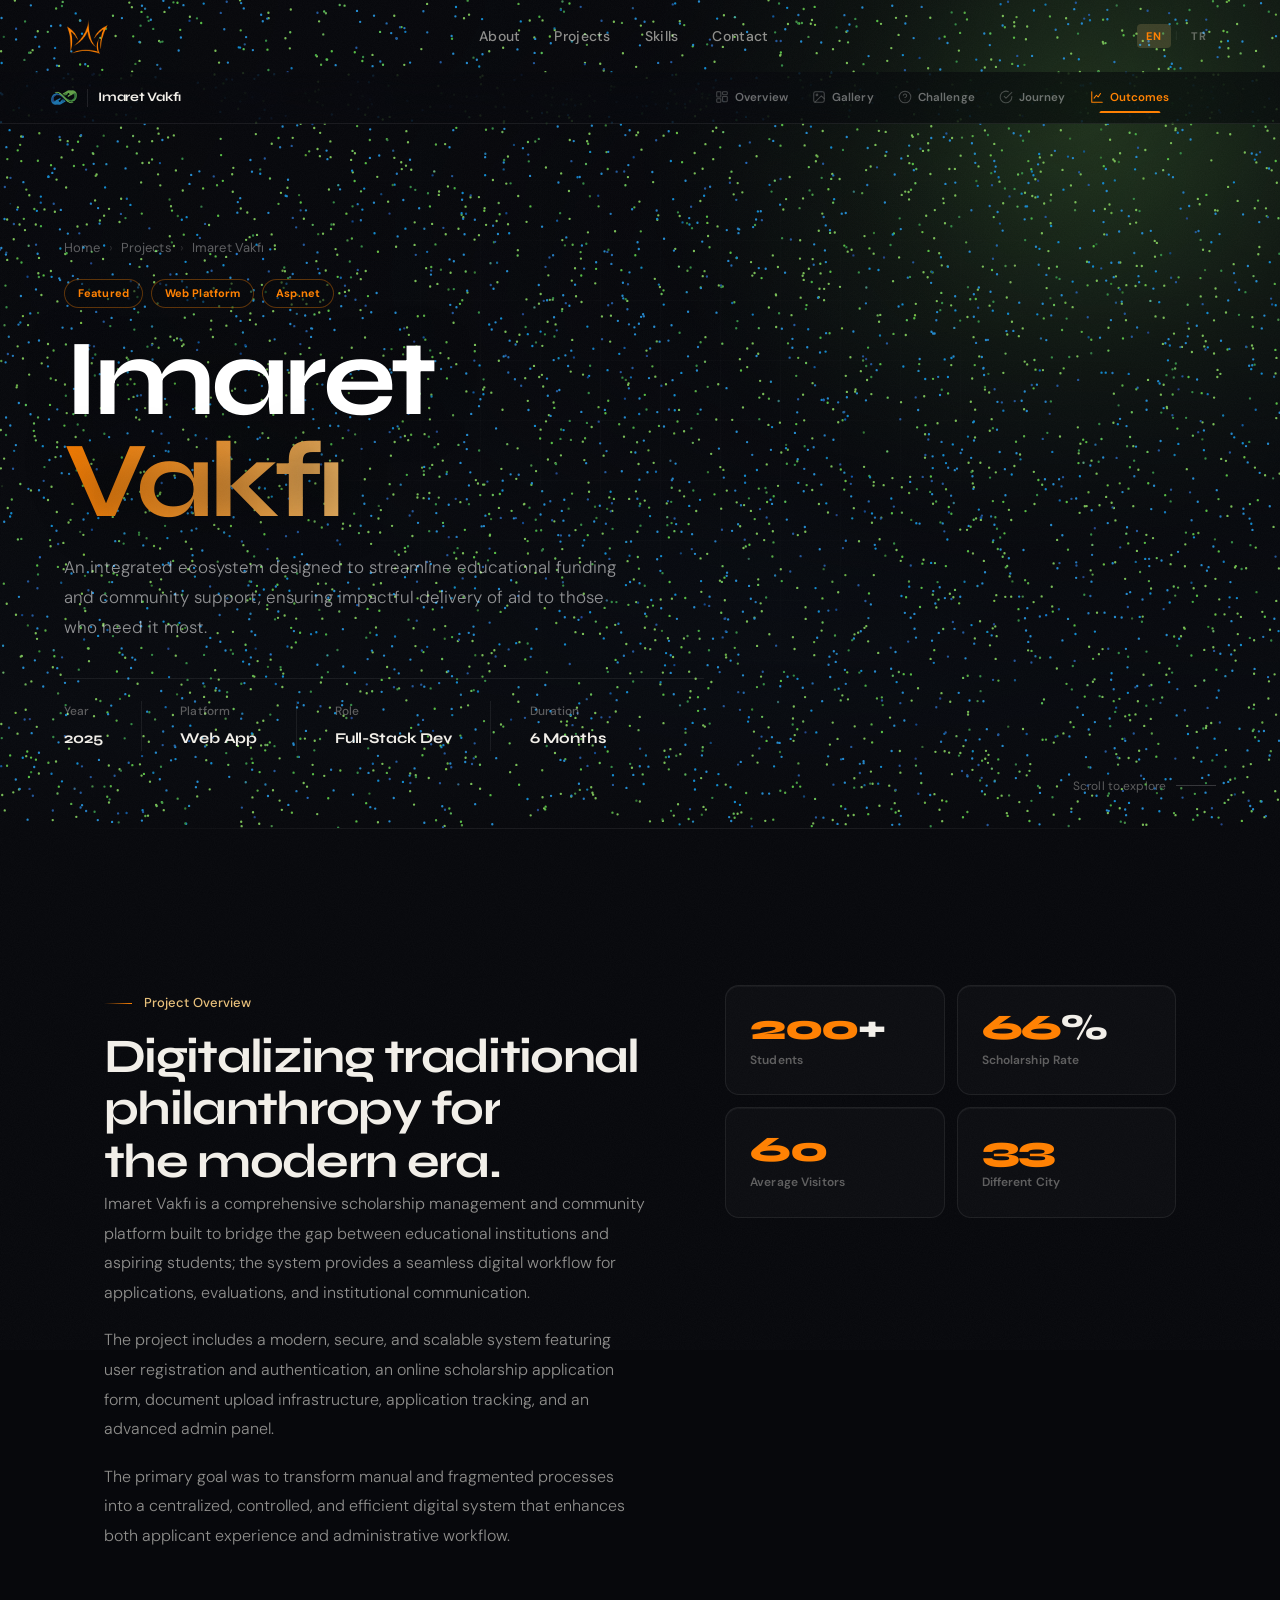
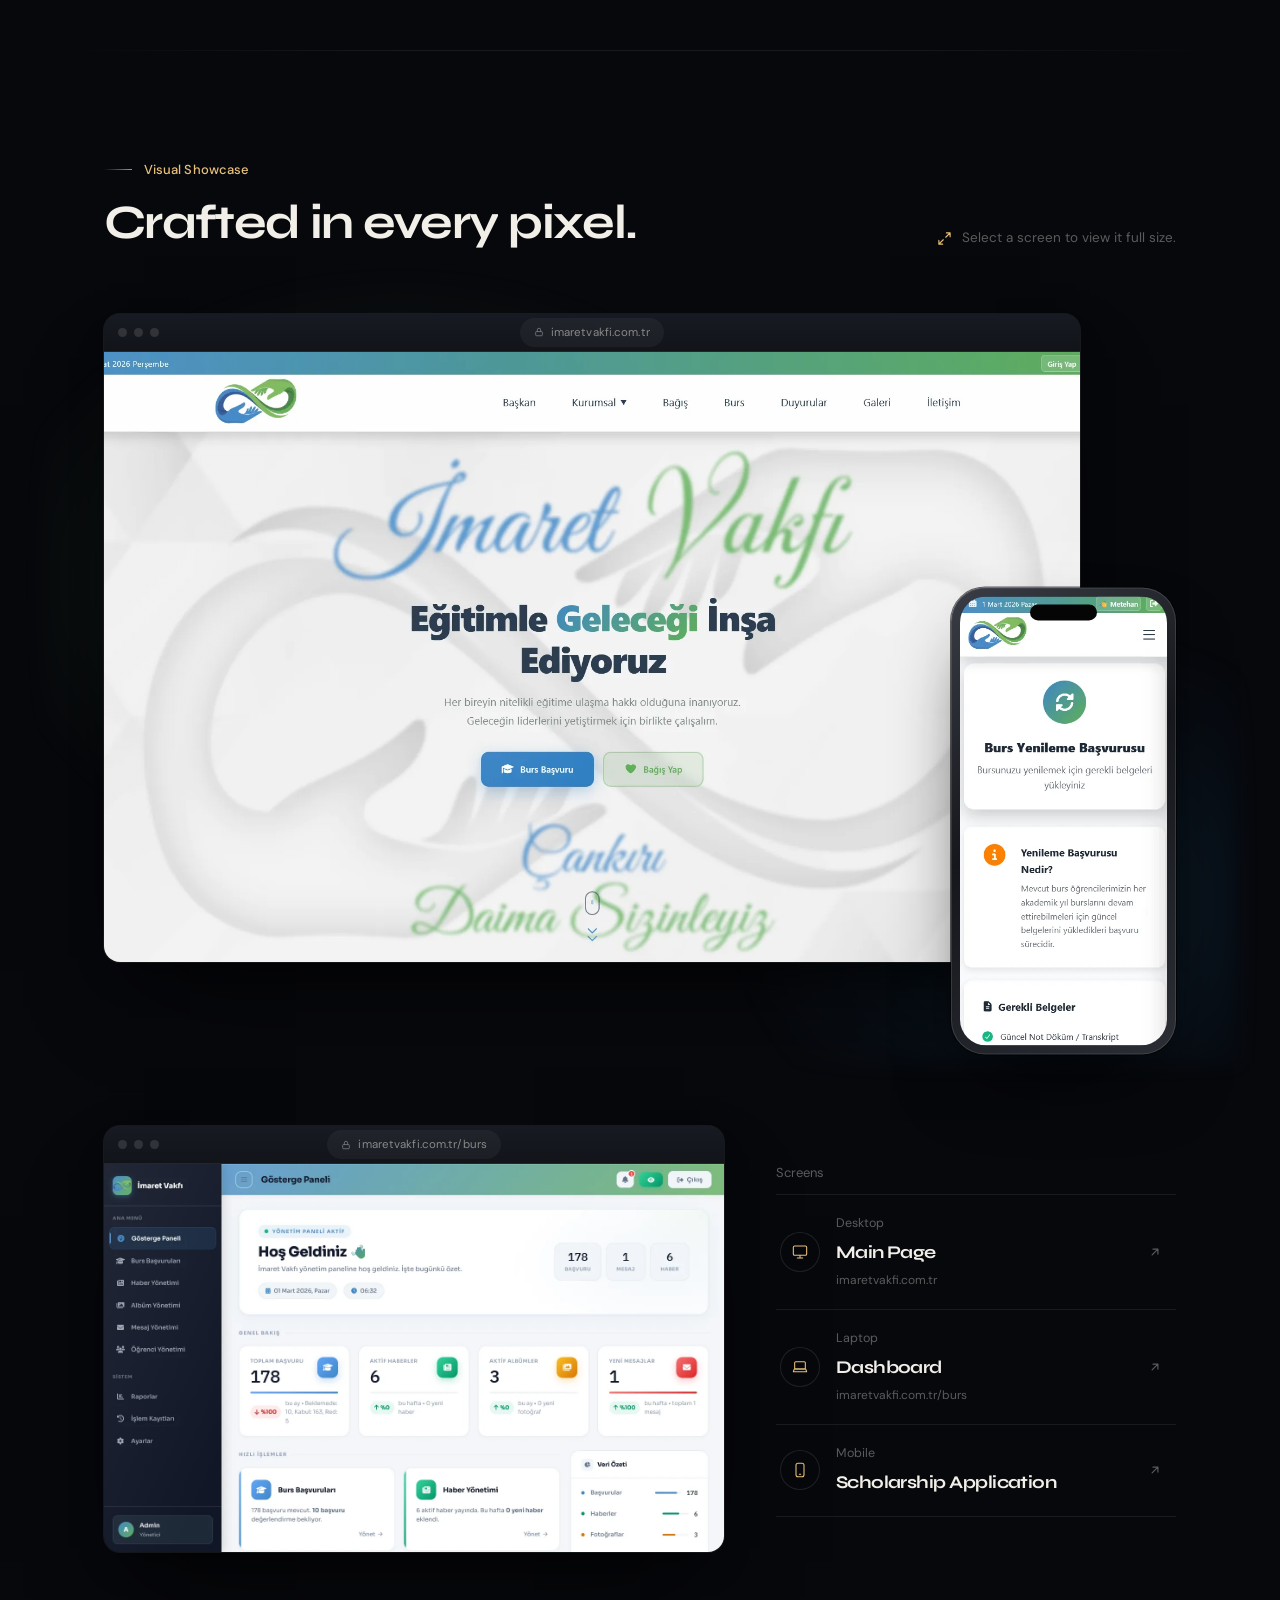
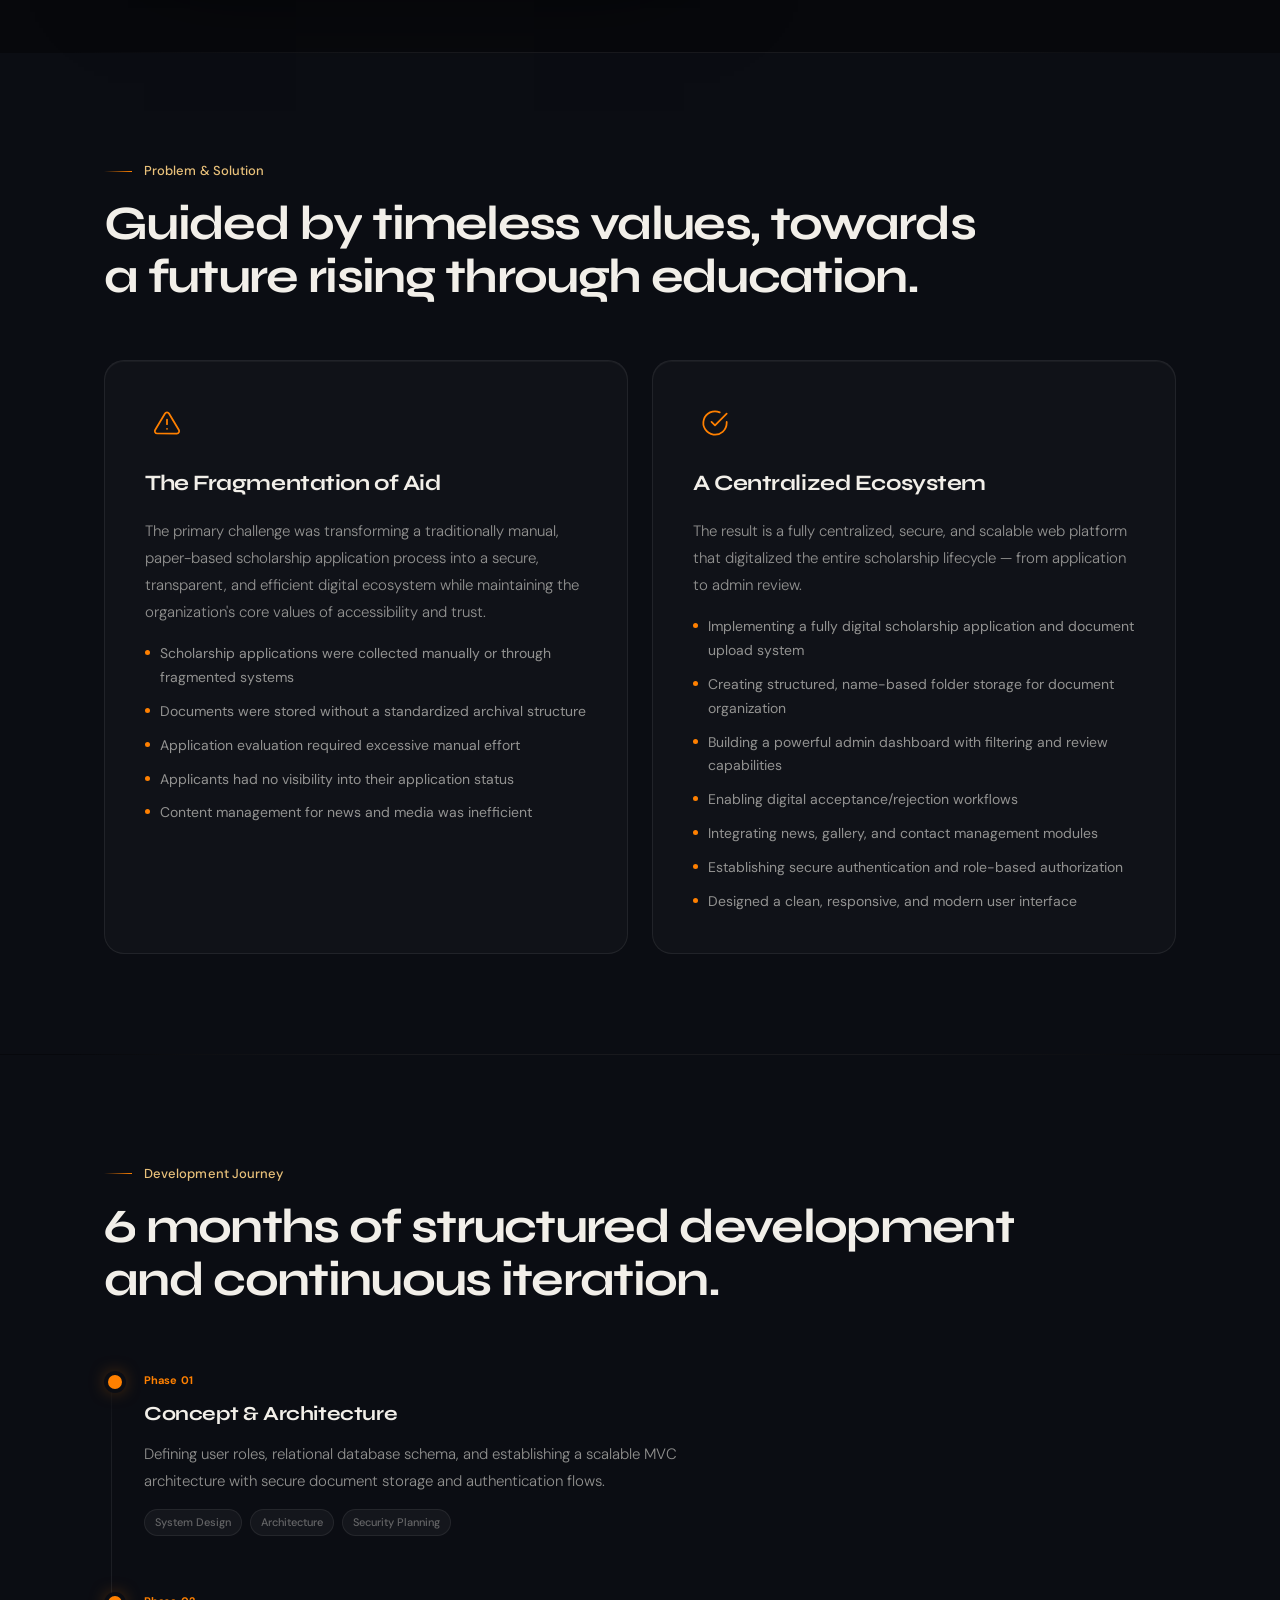
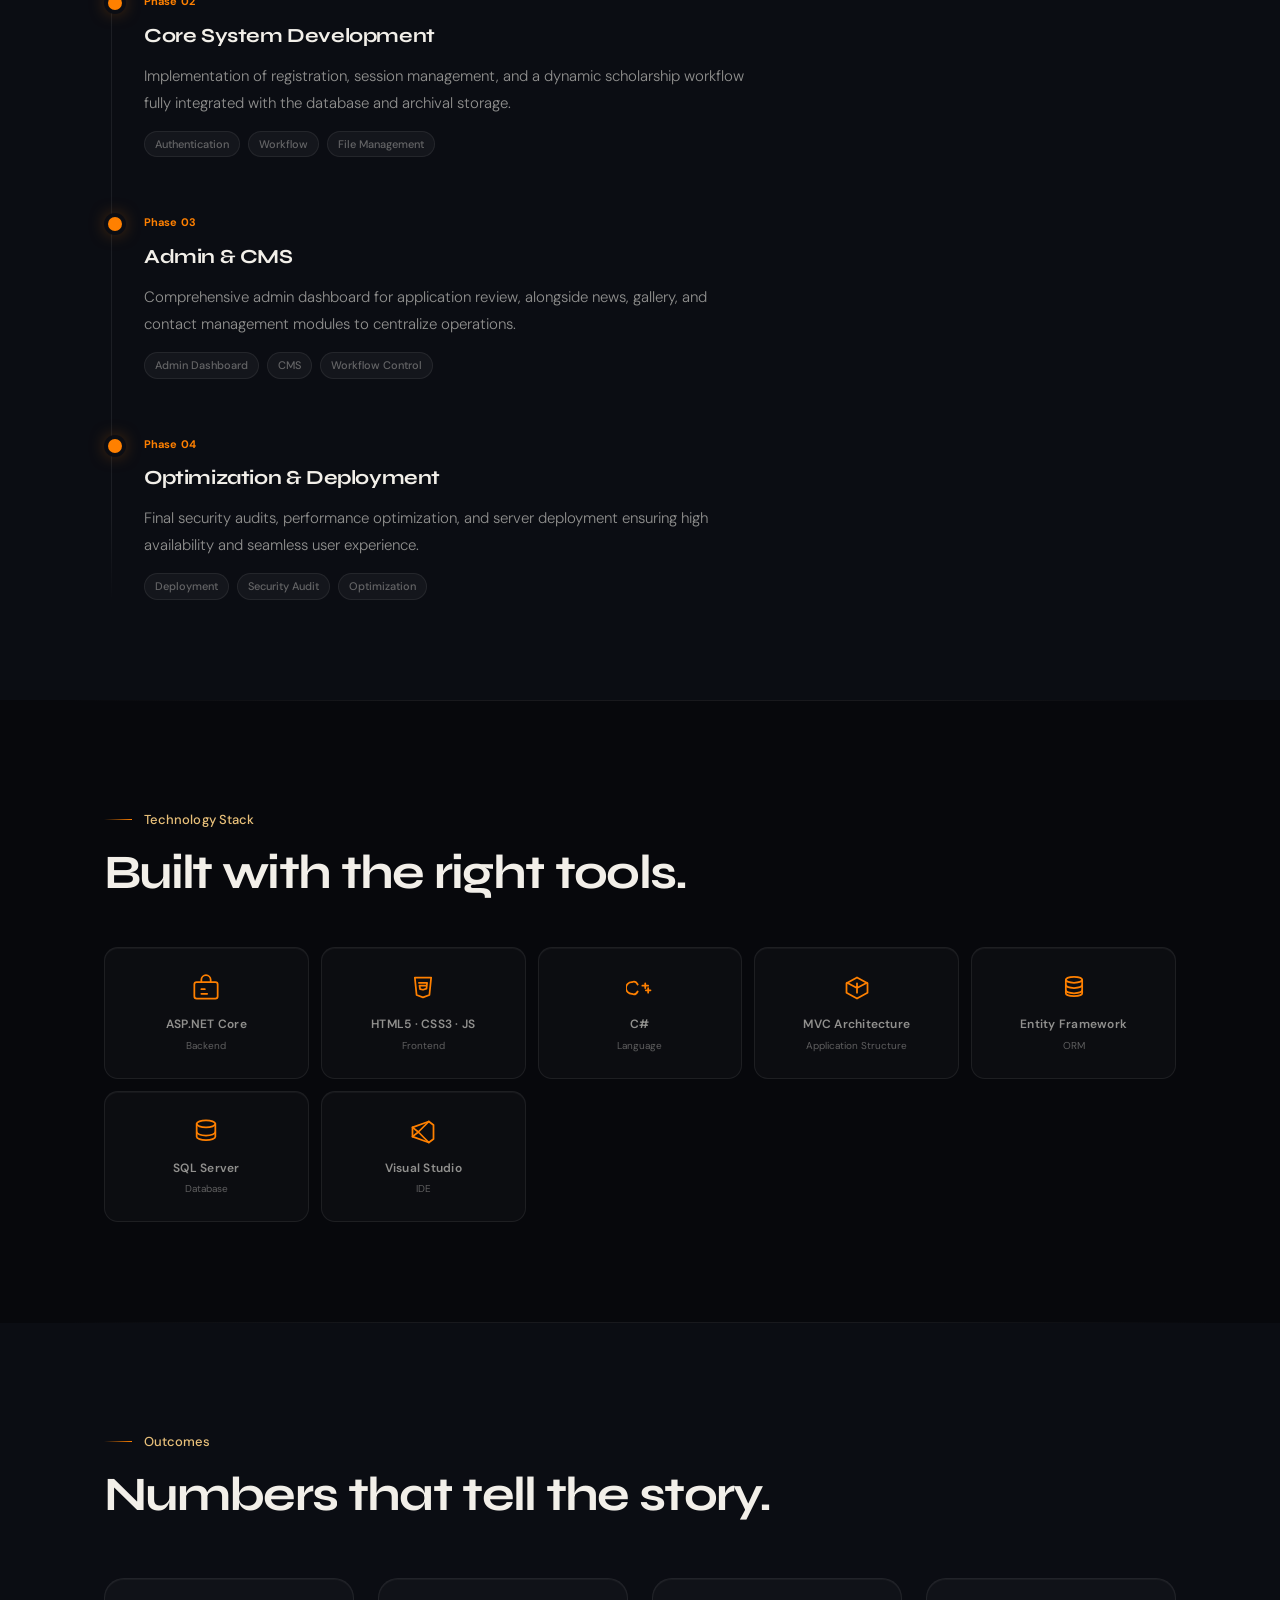
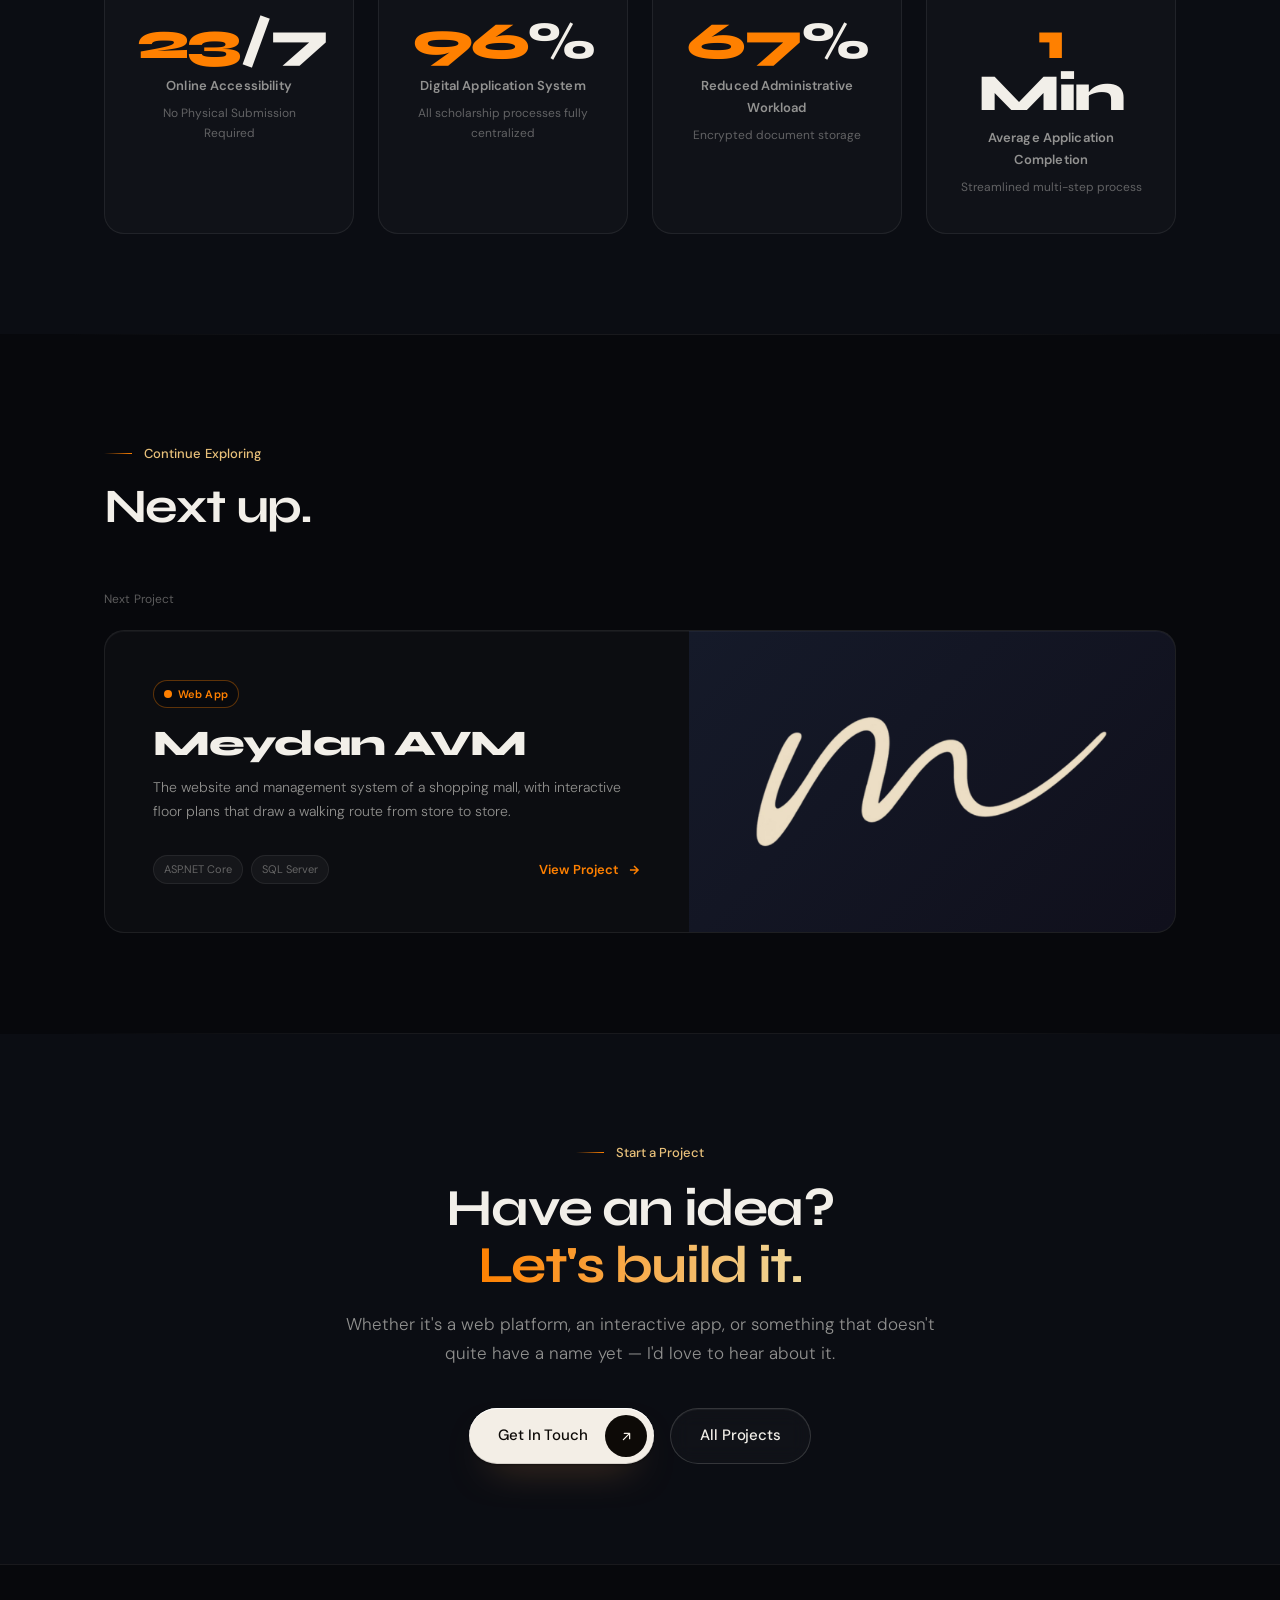
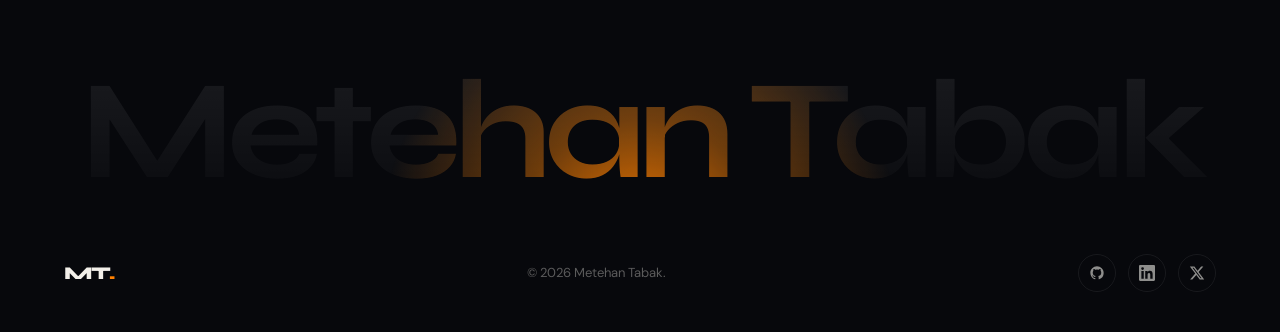
<file: ImaretVakfi.html>
<!DOCTYPE html>
<html lang="en">
<head>
  <meta charset="UTF-8">
  <meta name="viewport" content="width=device-width, initial-scale=1.0">
  <title>Imaret Vakfı — Metehan Tabak</title>
  <meta name="theme-color" content="#07080c">
  <link rel="icon" type="image/png" sizes="32x32" href="assets/img/favicon-32.png">
  <link rel="icon" type="image/png" sizes="192x192" href="assets/img/favicon.png">
  <link rel="apple-touch-icon" href="assets/img/apple-touch-icon.png">
  <link rel="preload" href="assets/fonts/syne-latin-wght-normal.woff2" as="font" type="font/woff2" crossorigin>
  <link rel="preload" href="assets/fonts/dm-sans-latin-wght-normal.woff2" as="font" type="font/woff2" crossorigin>
  <script>(function(d){d.classList.add('js');try{if(sessionStorage.getItem('mt_seen'))d.classList.add('pl-quick')}catch(e){}})(document.documentElement)</script>
  <noscript><style>#preloader{display:none!important}.reveal{opacity:1!important;transform:none!important}</style></noscript>
  <link rel="stylesheet" href="assets/css/MobileNav.css">
  <style>
    *, *::before, *::after { margin: 0; padding: 0; box-sizing: border-box; }
    :root {
      --bg: #080a0f;
      --bg2: #0d1017;
      --surface: rgba(255,255,255,0.03);
      --surface-hover: rgba(255,255,255,0.06);
      --border: rgba(255,255,255,0.06);
      --border-hover: rgba(255,255,255,0.14);
      --accent: #ff8000;
      --accent2: #FFB266;
      --accent-glow: rgba(232,192,122,0.18);
      --accent-glow-strong: rgba(232,192,122,0.35);
      --text: #f0f0ee;
      --text-muted: rgba(240,240,238,0.45);
      --text-dim: rgba(240,240,238,0.25);
      --font-display: 'Syne', sans-serif;
      --font-body: 'DM Sans', sans-serif;
    }
    html { scroll-behavior: smooth; }
    body { background: var(--bg); color: var(--text); font-family: var(--font-body); font-size: 16px; line-height: 1.7; overflow-x: hidden; }


    /* ── CUSTOM CURSOR ── */
    #cursor {
      position: fixed;
      top: 0; left: 0;
      width: 12px; height: 12px;
      background: var(--accent);
      border-radius: 50%;
      pointer-events: none;
      z-index: 9999;
      transform: translate(-50%, -50%);
      transition: width .2s, height .2s, background .2s, opacity .3s;
      mix-blend-mode: normal;
      opacity: 0;
    }
    #cursor-ring {
      position: fixed;
      top: 0; left: 0;
      width: 36px; height: 36px;
      border: 1.5px solid rgba(232,192,122,0.5);
      border-radius: 50%;
      pointer-events: none;
      z-index: 9998;
      transform: translate(-50%, -50%);
      transition: all .08s linear, opacity .3s;
      opacity: 0;
    }

    /* PRELOADER */
    #preloader { position: fixed; inset: 0; background: var(--bg); z-index: 99999; display: flex; align-items: center; justify-content: center; flex-direction: column; gap: 24px; transition: opacity .6s ease, visibility .6s ease; }
    #preloader.hidden { opacity: 0; visibility: hidden; }
    .preloader-logo { font-family: var(--font-display); font-size: 40px; font-weight: 800; letter-spacing: -0.03em; color: var(--text); }
    .preloader-logo span { color: var(--accent); }
    .preloader-bar-wrap { width: 200px; height: 2px; background: rgba(255,255,255,0.08); border-radius: 2px; overflow: hidden; }
    .preloader-bar { height: 100%; background: linear-gradient(90deg, var(--accent2), var(--accent)); width: 0%; animation: preload 1.4s cubic-bezier(.4,0,.2,1) forwards; }
    @keyframes preload { 0%{width:0%} 40%{width:60%} 80%{width:88%} 100%{width:100%} }

    /* NAV */
    nav { position: fixed; top: 0; left: 0; right: 0; z-index: 1000; padding: 0 clamp(24px,5vw,80px); height: 72px; display: flex; align-items: center; gap: 24px; transition: background .4s, backdrop-filter .4s; }
    nav.scrolled { background: rgba(8,10,15,0.85); backdrop-filter: blur(20px); border-bottom: 1px solid var(--border); }
    .nav-logo { text-decoration: none; flex: 0 0 auto; display: flex; align-items: center; }
    .nav-logo-img { height: 60px; width: auto; display: block; object-fit: contain; filter: brightness(1); transition: opacity .25s; }
    .nav-logo:hover .nav-logo-img { opacity: 0.8; }
    .nav-links { display: flex; align-items: center; gap: 40px; list-style: none; }
    .nav-links a { font-size: 14px; font-weight: 500; color: var(--text-muted); text-decoration: none; letter-spacing: 0.02em; transition: color .25s; position: relative; }
    .nav-links a::after { content:''; position:absolute; bottom:-4px; left:0; width:0; height:1px; background:var(--accent); transition:width .3s cubic-bezier(.4,0,.2,1); }
    .nav-links a:hover { color: var(--text); }
    .nav-links a:hover::after { width: 100%; }
    .hamburger { display: none; flex-direction: column; gap: 5px; background: none; border: none; padding: 4px; }
    .hamburger span { display: block; width: 22px; height: 1.5px; background: var(--text); border-radius: 2px; }

    /* ══ HERO ══ */
    #hero {
      position: relative;
      min-height: 92vh;
      display: flex;
      flex-direction: column;
      justify-content: flex-end;
      overflow: hidden;
    }

    /* subtle dark base */
    .hero-art {
      position: absolute; inset: 0; z-index: 0;
    }
    .hero-art::before {
      content: ''; position: absolute; inset: 0; z-index: 1; pointer-events: none;
      background:
        radial-gradient(ellipse 110% 70% at 50% 0%,   rgba(8,10,15,0.55) 0%, transparent 60%),
        radial-gradient(ellipse 100% 50% at 50% 100%,  rgba(8,10,15,0.95) 0%, rgba(8,10,15,0.6) 40%, transparent 70%);
    }
    .hero-art::after {
      content: ''; position: absolute; inset: 0; z-index: 2; pointer-events: none;
      background: linear-gradient(to top,
        var(--bg) 0%, rgba(8,10,15,0.96) 12%, rgba(8,10,15,0.80) 25%,
        rgba(8,10,15,0.45) 45%, rgba(8,10,15,0.15) 65%, transparent 80%);
    }
    .hero-noise { position: absolute; inset: 0; z-index: 3;
      background-image: url("data:image/svg+xml,%3Csvg viewBox='0 0 256 256' xmlns='http://www.w3.org/2000/svg'%3E%3Cfilter id='n'%3E%3CfeTurbulence type='fractalNoise' baseFrequency='0.9' numOctaves='4' stitchTiles='stitch'/%3E%3C/filter%3E%3Crect width='100%25' height='100%25' filter='url(%23n)' opacity='0.03'/%3E%3C/svg%3E");
      background-size: 200px; pointer-events: none; }
    .hero-grid { position: absolute; inset: 0; z-index: 3;
      background-image: linear-gradient(rgba(255,255,255,0.018) 1px, transparent 1px),
                        linear-gradient(90deg, rgba(255,255,255,0.018) 1px, transparent 1px);
      background-size: 60px 60px;
      mask-image: radial-gradient(ellipse 70% 70% at 50% 50%, black 0%, transparent 75%);
      pointer-events: none; }

    /* content strip — flex row: text left, logo right */
    .hero-content {
      position: relative; z-index: 10; width: 100%;
      padding: 0 clamp(28px,5vw,88px) clamp(52px,6vw,88px);
      opacity: 0; animation: fadeUp .9s ease .25s forwards;
      display: flex;
      align-items: flex-end;
      justify-content: space-between;
      gap: 0;
      overflow: visible;
    }
    /* text sits on top of the logo bleed */
    .hero-text {
      flex: 1; min-width: 0;
      position: relative; z-index: 2;
    }

    /* ── PARALLAX LOGO IMG ── */
    #heroLogoImg {
      flex-shrink: 0;
      width: clamp(1000px, 52vw, 720px);
      height: clamp(420px, 52vw, 720px);
      object-fit: contain;
      display: block;
      margin-right: 40px;
      opacity: 0;
      will-change: transform;
      position: relative; z-index: 1;
      transition: opacity 0.7s ease;
      pointer-events: none;
    }
    #heroLogoImg.loaded { opacity: 0.65; }
    @media (max-width: 768px) { #heroLogoImg { display: none; } }
    .hero-breadcrumb { display: flex; align-items: center; gap: 8px; font-size: 11px; color: rgba(255,255,255,.35); letter-spacing: 0.07em; text-transform: uppercase; margin-bottom: 20px; }
    .hero-breadcrumb a { color: rgba(255,255,255,.35); text-decoration: none; transition: color .2s; }
    .hero-breadcrumb a:hover { color: var(--accent); }
    .hero-breadcrumb-sep { opacity: .4; }
    .hero-tags { display: flex; gap: 8px; flex-wrap: wrap; margin-bottom: 20px; }
    .hero-tag { padding: 4px 13px; background: rgba(232,192,122,0.1); border: 1px solid rgba(232,192,122,0.22); border-radius: 100px; font-size: 10px; font-weight: 700; color: var(--accent); letter-spacing: 0.07em; text-transform: uppercase; }
    h1.hero-title { font-family: var(--font-display); font-size: clamp(52px, 9.5vw, 108px); font-weight: 800; line-height: .95; letter-spacing: -0.04em; color: #fff; margin-bottom: 20px; text-shadow: 0 4px 40px rgba(0,0,0,.5); }
    h1.hero-title span { display: block; background: linear-gradient(90deg, var(--accent) 0%, var(--accent2) 55%, #f0d89a 100% ); -webkit-background-clip: text; -webkit-text-fill-color: transparent; background-clip: text; }
    .hero-desc { font-size: clamp(14px, 1.6vw, 17px); color: rgba(255,255,255,.55); max-width: 560px; line-height: 1.75; font-weight: 300; margin-bottom: 36px; }
    .hero-meta { display: flex; gap: 48px; flex-wrap: wrap; }
    .meta-label { font-size: 10px; letter-spacing: 0.1em; text-transform: uppercase; color: var(--text-dim); font-weight: 600; margin-bottom: 4px; }
    .meta-value { font-family: var(--font-display); font-size: 15px; font-weight: 700; color: var(--text); letter-spacing: -0.01em; }
    .hero-scroll { position: absolute; bottom: 32px; right: clamp(24px,5vw,80px); display: flex; align-items: center; gap: 10px; font-size: 11px; letter-spacing: 0.1em; text-transform: uppercase; color: var(--text-dim); opacity: 0; animation: fadeUp .8s ease 1s forwards; }
    .scroll-line { width: 40px; height: 1px; background: rgba(255,255,255,.18); overflow: hidden; position: relative; }
    .scroll-line::after { content:''; position:absolute; left:-100%; top:0; width:100%; height:100%; background:var(--accent); animation: lineSlide 2.2s ease 1.8s infinite; }
    @keyframes lineSlide { 0%{left:-100%} 50%{left:0%} 100%{left:100%} }
    @keyframes fadeUp { from{opacity:0;transform:translateY(28px)} to{opacity:1;transform:translateY(0)} }

    /* DIVIDER */
    .section-divider { height: 1px; background: linear-gradient(90deg, transparent, var(--border) 30%, var(--border) 70%, transparent); margin: 0 clamp(24px,5vw,80px); }

    /* SECTION BASE */
    .section-wrap { max-width: 1200px; margin: 0 auto; padding: 100px clamp(24px,5vw,80px); }
    .section-label { display: inline-flex; align-items: center; gap: 10px; font-size: 11px; letter-spacing: 0.12em; text-transform: uppercase; color: var(--accent); font-weight: 600; margin-bottom: 16px; }
    .section-label::before { content:''; display:block; width:24px; height:1px; background:var(--accent); }
    .section-title { font-family: var(--font-display); font-size: clamp(28px,4.5vw,48px); font-weight: 800; letter-spacing: -0.03em; line-height: 1.1; color: var(--text); }

    /* REVEAL */
    .reveal { opacity: 0; transform: translateY(32px); transition: opacity .8s cubic-bezier(.4,0,.2,1), transform .8s cubic-bezier(.4,0,.2,1); }
    .reveal.visible { opacity: 1; transform: translateY(0); }
    .reveal-delay-1 { transition-delay: .1s; }
    .reveal-delay-2 { transition-delay: .2s; }
    .reveal-delay-3 { transition-delay: .3s; }
    .reveal-delay-4 { transition-delay: .4s; }

    /* OVERVIEW */
    #overview { background: var(--bg); }
    .overview-grid { display: grid; grid-template-columns: 1.2fr 1fr; gap: 80px; align-items: start; margin-top: 56px; }
    .overview-body { font-size: 16px; color: var(--text-muted); line-height: 1.85; font-weight: 300; }
    .overview-body p + p { margin-top: 18px; }
    .overview-body strong { color: var(--text); font-weight: 500; }
    .stat-card { padding: 24px; background: var(--surface); border: 1px solid var(--border); border-radius: 14px; transition: all .3s; }
    .stat-card:hover { background: var(--surface-hover); border-color: var(--border-hover); transform: translateX(4px); }
    .stat-card-num { font-family: var(--font-display); font-size: 36px; font-weight: 800; letter-spacing: -0.04em; color: var(--text); line-height: 1; }
    .stat-card-num span { color: var(--accent); }
    .stat-card-label { font-size: 12px; letter-spacing: 0.06em; text-transform: uppercase; color: var(--text-dim); margin-top: 4px; font-weight: 600; }
    .stat-row { display: grid; grid-template-columns: 1fr 1fr; gap: 12px; }

    /* CHALLENGE / SOLUTION */
    #challenge { background: var(--bg2); }
    .cs-grid { display: grid; grid-template-columns: 1fr 1fr; gap: 24px; margin-top: 56px; }
    .cs-card { padding: 40px; background: var(--surface); border: 1px solid var(--border); border-radius: 20px; transition: all .4s; }
    .cs-card:hover { background: var(--surface-hover); border-color: var(--border-hover); transform: translateY(-4px); }
    .cs-icon { width:44px; height:44px; display:flex; align-items:center; justify-content:center; color:var(--accent); margin-bottom:20px; }
    .cs-title { font-family: var(--font-display); font-size: 22px; font-weight: 700; color: var(--text); letter-spacing: -0.02em; margin-bottom: 16px; }
    .cs-body { font-size: 15px; color: var(--text-muted); line-height: 1.8; font-weight: 300; }
    .cs-list { margin-top: 16px; display: flex; flex-direction: column; gap: 10px; }
    .cs-item { display: flex; align-items: flex-start; gap: 10px; font-size: 14px; color: var(--text-muted); }
    .cs-item::before { content:''; display:block; width:5px; height:5px; border-radius:50%; background:var(--accent); margin-top:8px; flex-shrink:0; }

    /* GALLERY */
    #gallery { background: var(--bg); }

    /* ── Gallery Layout ── */
    .gallery-showcase { display: flex; flex-direction: column; gap: 32px; margin-top: 56px; }

    /* Row wrappers */
    .gallery-row { display: flex; gap: 24px; align-items: stretch; }

    /* ── DEVICE LABEL ── */
    .device-label {
      display: inline-flex; align-items: center; gap: 6px;
      font-size: 10px; font-weight: 700; letter-spacing: 0.1em; text-transform: uppercase;
      color: var(--text-dim); margin-bottom: 10px;
    }
    .device-label svg { opacity: .55; }

    /* ── DESKTOP FRAME ── */
    .device-desktop {
      flex: 1; min-width: 0;
      transition: transform .4s cubic-bezier(.4,0,.2,1);
    }
    .device-desktop:hover { transform: translateY(-5px); }

    .browser-frame {
      border-radius: 14px; overflow: hidden;
      border: 1px solid var(--border-hover);
      background: #1a1d24;
      box-shadow: 0 24px 64px rgba(0,0,0,0.55), 0 0 0 1px rgba(255,255,255,0.04);
      transition: box-shadow .4s, border-color .4s;
    }
    .device-desktop:hover .browser-frame {
      box-shadow: 0 32px 80px rgba(0,0,0,0.65), 0 0 0 1px rgba(232,192,122,0.14);
      border-color: rgba(232,192,122,0.2);
    }
    .browser-bar {
      height: 36px; background: #141720;
      border-bottom: 1px solid rgba(255,255,255,0.06);
      display: flex; align-items: center; padding: 0 14px; gap: 7px; flex-shrink: 0;
    }
    .browser-dot {
      width: 10px; height: 10px; border-radius: 50%; flex-shrink: 0;
    }
    .browser-dot:nth-child(1) { background: #ff5f57; }
    .browser-dot:nth-child(2) { background: #febc2e; }
    .browser-dot:nth-child(3) { background: #28c840; }
    .browser-url {
      flex: 1; height: 20px; background: rgba(255,255,255,0.05);
      border-radius: 4px; margin: 0 10px; display: flex; align-items: center;
      padding: 0 8px; gap: 6px;
    }
    .browser-url-lock { width: 8px; height: 8px; opacity: .4; }
    .browser-url-text {
      font-size: 10px; color: rgba(255,255,255,0.3); letter-spacing: 0.02em;
      white-space: nowrap; overflow: hidden; text-overflow: ellipsis;
    }
    .browser-screen {
      width: 100%; aspect-ratio: 16/10; overflow: hidden;
      position: relative; display: block;
    }
    .browser-screen img {
      width: 100%; height: 100%; object-fit: cover; object-position: top center;
      display: block; transition: transform .6s cubic-bezier(.4,0,.2,1);
    }
    .device-desktop:hover .browser-screen img { transform: scale(1.03); }

    /* ── MOBILE FRAME ── */
    .device-mobile {
      flex: 0 0 auto; width: 190px;
      transition: transform .4s cubic-bezier(.4,0,.2,1);
    }
    .device-mobile:hover { transform: translateY(-5px); }

    .phone-frame {
      border-radius: 30px; overflow: hidden;
      border: 2px solid rgba(255,255,255,0.1);
      background: #111318;
      box-shadow: 0 24px 64px rgba(0,0,0,0.6), inset 0 1px 0 rgba(255,255,255,0.08), 0 0 0 1px rgba(255,255,255,0.04);
      transition: box-shadow .4s, border-color .4s;
      position: relative;
    }
    .device-mobile:hover .phone-frame {
      box-shadow: 0 32px 80px rgba(0,0,0,0.7), inset 0 1px 0 rgba(255,255,255,0.1), 0 0 0 1px rgba(232,192,122,0.18);
      border-color: rgba(232,192,122,0.25);
    }
    .phone-notch {
      height: 28px; background: #111318;
      display: flex; align-items: center; justify-content: center;
      position: relative; z-index: 2; flex-shrink: 0;
    }
    .phone-notch-pill {
      width: 72px; height: 12px; background: #0d1017; border-radius: 8px;
    }
    .phone-screen {
      width: 100%; aspect-ratio: 9/19; overflow: hidden; display: block;
      background: #0d1017;
    }
    .phone-screen img {
      width: 100%; height: 100%; object-fit: cover; object-position: top center;
      display: block; transition: transform .6s cubic-bezier(.4,0,.2,1);
    }
    .device-mobile:hover .phone-screen img { transform: scale(1.03); }
    .phone-home {
      height: 24px; display: flex; align-items: center; justify-content: center;
      flex-shrink: 0;
    }
    .phone-home-bar {
      width: 52px; height: 4px; border-radius: 3px; background: rgba(255,255,255,0.18);
    }

    /* Screenshot caption */
    .device-caption {
      margin-top: 10px; font-size: 12px; color: var(--text-dim); text-align: center;
    }

    @media (max-width: 900px) {
      .gallery-row { flex-direction: column; }
      .device-mobile { width: 100%; max-width: 220px; margin: 0 auto; }
      .gallery-row.mobiles-row { flex-direction: row; justify-content: center; }
    }
    @media (max-width: 560px) {
      .gallery-row.mobiles-row { flex-direction: column; align-items: center; }
      .device-mobile { width: 180px; }
    }

    /* old class kept for compatibility – unused */
    .gallery-grid { display: none; }
    .gallery-item { display: none; }
    .gallery-caption { font-family: var(--font-display); font-size: 14px; font-weight: 700; color: var(--text); letter-spacing: -0.01em; }
    .gallery-sub { font-size: 12px; color: var(--text-dim); }

    /* PROCESS */
    #process { background: var(--bg2); }
    .process-timeline { position: relative; margin-top: 64px; padding-left: 40px; }
    .process-timeline::before { content:''; position:absolute; left:7px; top:0; bottom:0; width:1px; background:linear-gradient(to bottom, transparent, var(--border) 10%, var(--border) 90%, transparent); }
    .process-step { position: relative; padding-bottom: 56px; }
    .process-step:last-child { padding-bottom: 0; }
    .process-dot { position: absolute; left: -36px; top: 4px; width: 14px; height: 14px; border-radius: 50%; border: 2px solid var(--accent); background: var(--bg2); transition: all .3s; }
    .process-step:hover .process-dot { background: var(--accent); box-shadow: 0 0 16px var(--accent-glow); }
    .process-num { font-size: 11px; font-weight: 700; color: var(--accent); letter-spacing: 0.1em; text-transform: uppercase; margin-bottom: 8px; }
    .process-title { font-family: var(--font-display); font-size: 20px; font-weight: 700; color: var(--text); letter-spacing: -0.02em; margin-bottom: 10px; }
    .process-body { font-size: 15px; color: var(--text-muted); line-height: 1.8; font-weight: 300; max-width: 600px; }
    .process-tags { display: flex; gap: 8px; flex-wrap: wrap; margin-top: 14px; }
    .ptag { padding: 3px 10px; background: rgba(255,255,255,0.04); border: 1px solid var(--border); border-radius: 100px; font-size: 11px; color: var(--text-dim); font-weight: 500; }

    /* TECH */
    #tech { background: var(--bg); }
    .tech-grid { display: grid; grid-template-columns: repeat(5, 1fr); gap: 12px; margin-top: 48px; }
    .tech-item { padding: 24px 16px; background: var(--surface); border: 1px solid var(--border); border-radius: 14px; text-align: center; transition: all .3s cubic-bezier(.4,0,.2,1); display:flex; flex-direction:column; align-items:center; }
    .tech-item:hover { background: var(--surface-hover); border-color: rgba(232,192,122,0.25); transform: translateY(-4px); box-shadow: 0 8px 24px rgba(0,0,0,0.3), 0 0 0 1px rgba(232,192,122,0.1); }
    .tech-icon { width:32px; height:32px; display:flex; align-items:center; justify-content:center; color:var(--accent); margin:0 auto 10px auto; }
    .tech-label { font-size: 12px; font-weight: 600; color: var(--text-muted); letter-spacing: 0.02em; }
    .tech-sub { font-size: 10px; color: var(--text-dim); margin-top: 2px; }

    /* RESULTS */
    #results { background: var(--bg2); }
    .results-grid { display: grid; grid-template-columns: repeat(3, 1fr); gap: 24px; margin-top: 56px; }
    .result-card { padding: 36px 32px; background: var(--surface); border: 1px solid var(--border); border-radius: 20px; text-align: center; transition: all .4s; position: relative; overflow: hidden; }
    .result-card::before { content:''; position:absolute; inset:0; background:radial-gradient(circle at 50% 0%, var(--accent-glow) 0%, transparent 70%); opacity:0; transition:opacity .4s; }
    .result-card:hover { background: var(--surface-hover); border-color: rgba(232,192,122,0.2); transform: translateY(-6px); box-shadow: 0 16px 48px rgba(0,0,0,0.4); }
    .result-card:hover::before { opacity: 1; }
    .result-num { font-family: var(--font-display); font-size: 52px; font-weight: 800; letter-spacing: -0.04em; color: var(--text); line-height: 1; position: relative; }
    .result-num span { color: var(--accent); }
    .result-label { font-size: 13px; font-weight: 600; color: var(--text-muted); margin-top: 8px; letter-spacing: 0.02em; position: relative; }
    .result-desc { font-size: 12px; color: var(--text-dim); margin-top: 6px; position: relative; }

    /* NEXT PROJECT */
    #next { background: var(--bg); }
    .next-inner { margin-top: 56px; }
    .next-label { font-size: 12px; letter-spacing: 0.1em; text-transform: uppercase; color: var(--text-dim); margin-bottom: 20px; }
    .next-card { display: grid; grid-template-columns: 1.2fr 1fr; border: 1px solid var(--border); border-radius: 20px; overflow: hidden; transition: all .4s cubic-bezier(.4,0,.2,1); text-decoration: none; background: var(--surface); transform-style: preserve-3d; }
    .next-card:hover { border-color: rgba(232,192,122,0.25); background: var(--surface-hover); transform: perspective(1200px) translateY(-8px); box-shadow: 0 24px 80px rgba(0,0,0,0.5), 0 0 0 1px rgba(232,192,122,0.1); }
    .next-card-content { padding: 48px; display: flex; flex-direction: column; justify-content: space-between; }
    .next-card-badge { display: inline-flex; align-items: center; gap: 6px; padding: 4px 10px; background: var(--accent-glow); border: 1px solid rgba(232,192,122,0.25); border-radius: 100px; font-size: 10px; font-weight: 600; color: var(--accent); letter-spacing: 0.08em; text-transform: uppercase; margin-bottom: 16px; }
    .next-card-title { font-family: var(--font-display); font-size: clamp(22px,3.5vw,36px); font-weight: 800; color: var(--text); letter-spacing: -0.03em; line-height: 1.1; margin-bottom: 12px; }
    .next-card-desc { font-size: 14px; color: var(--text-muted); line-height: 1.7; font-weight: 300; }
    .next-card-bottom { margin-top: 32px; display: flex; align-items: center; justify-content: space-between; }
    .next-card-tags { display: flex; gap: 8px; flex-wrap: wrap; }
    .ntag { padding: 4px 10px; background: rgba(255,255,255,0.04); border: 1px solid var(--border); border-radius: 100px; font-size: 11px; color: var(--text-dim); }
    .next-arrow { display: flex; align-items: center; gap: 8px; font-size: 13px; font-weight: 600; color: var(--accent); letter-spacing: 0.04em; text-transform: uppercase; transition: gap .2s; }
    .next-card:hover .next-arrow { gap: 14px; }
    .next-card-visual { background: linear-gradient(135deg, rgba(100,140,255,0.1) 0%, rgba(80,60,200,0.06) 100%); display: flex; align-items: center; justify-content: center; font-size: 80px; min-height: 240px; }
    .next-card-visual-emoji { transition: transform .5s cubic-bezier(.4,0,.2,1); }
    .next-card:hover .next-card-visual-emoji { transform: scale(1.1) rotate(-5deg); }
    .next-card-img { max-width: 80%; height: auto; object-fit: contain; transition: transform .5s cubic-bezier(.4,0,.2,1); }
    .next-card:hover .next-card-img { transform: scale(1.1); }

    /* CTA */
    #cta { background: var(--bg2); }
    .cta-inner { text-align: center; max-width: 600px; margin: 0 auto; }
    .cta-title { font-family: var(--font-display); font-size: clamp(28px,5vw,52px); font-weight: 800; letter-spacing: -0.03em; line-height: 1.1; color: var(--text); margin-bottom: 16px; }
    .cta-title span { background: linear-gradient(90deg, var(--accent) 0%, #f0d89a 100%); -webkit-background-clip: text; -webkit-text-fill-color: transparent; background-clip: text; }
    .cta-desc { font-size: 17px; color: var(--text-muted); line-height: 1.7; font-weight: 300; margin-bottom: 40px; }
    .cta-btns { display: flex; gap: 16px; justify-content: center; flex-wrap: wrap; }
    .btn-primary { display: inline-flex; align-items: center; gap: 10px; padding: 14px 30px; background: var(--accent); color: #080a0f; font-family: var(--font-body); font-size: 14px; font-weight: 600; letter-spacing: 0.01em; border-radius: 8px; border: none; text-decoration: none; transition: all .3s cubic-bezier(.4,0,.2,1); position: relative; overflow: hidden; }
    .btn-primary::before { content:''; position:absolute; inset:0; background:rgba(255,255,255,0.15); opacity:0; transition:opacity .3s; }
    .btn-primary:hover { transform: translateY(-2px); box-shadow: 0 8px 30px var(--accent-glow-strong); }
    .btn-primary:hover::before { opacity: 1; }
    .btn-secondary { display: inline-flex; align-items: center; gap: 10px; padding: 14px 30px; background: transparent; color: var(--text); font-family: var(--font-body); font-size: 14px; font-weight: 500; border-radius: 8px; border: 1px solid var(--border-hover); text-decoration: none; transition: all .3s; }
    .btn-secondary:hover { border-color: rgba(255,255,255,0.25); background: rgba(255,255,255,0.04); transform: translateY(-2px); }

    /* FOOTER */
    footer { border-top: 1px solid var(--border); padding: 40px clamp(24px,5vw,80px); display: flex; align-items: center; justify-content: space-between; flex-wrap: wrap; gap: 20px; }
    .footer-logo { font-family: var(--font-display); font-size: 18px; font-weight: 800; letter-spacing: -0.03em; color: var(--text); text-decoration: none; }
    .footer-logo span { color: var(--accent); }
    .footer-copy { font-size: 13px; color: var(--text-dim); }
    .footer-socials { display: flex; gap: 12px; }
    .social-btn { width: 38px; height: 38px; border: 1px solid var(--border); border-radius: 8px; display: flex; align-items: center; justify-content: center; color: var(--text-muted); text-decoration: none; transition: all .3s; }
    .social-btn:hover { border-color: var(--accent); color: var(--accent); background: var(--accent-glow); transform: translateY(-2px); }

    /* BACK TO TOP */
    #btt { position: fixed; bottom: 32px; right: 32px; width: 44px; height: 44px; background: var(--surface); border: 1px solid var(--border); border-radius: 10px; display: flex; align-items: center; justify-content: center; color: var(--text-muted); text-decoration: none; font-size: 18px; transition: all .3s; opacity: 0; pointer-events: none; z-index: 100; transform: translateY(10px); }
    #btt.visible { opacity: 1; pointer-events: all; transform: translateY(0); }
    #btt:hover { border-color: var(--accent); color: var(--accent); background: var(--accent-glow); }

    ::-webkit-scrollbar { width: 4px; }
    ::-webkit-scrollbar-track { background: var(--bg); }
    ::-webkit-scrollbar-thumb { background: rgba(232,192,122,0.2); border-radius: 2px; }
    ::selection { background: rgba(232,192,122,0.2); color: var(--text); }

    /* ══ STICKY PROJECT BAR ══ */
    #project-bar {
      position: fixed;
      top: 72px; left: 0; right: 0;
      height: 52px;
      z-index: 900;
      display: flex;
      align-items: center;
      padding: 0 clamp(20px,4vw,72px);
      background: rgba(8,10,15,0.94);
      backdrop-filter: blur(24px);
      -webkit-backdrop-filter: blur(24px);
      border-bottom: 1px solid rgba(255,255,255,0.06);
      /* Tamamen viewport dışına çek: kendi yüksekliği + navbardan uzaklık */
      transform: translateY(calc(-100% - 72px));
      opacity: 0;
      transition: transform 0.42s cubic-bezier(.4,0,.2,1), opacity 0.38s ease;
      pointer-events: none;
    }
    #project-bar.visible {
      transform: translateY(0);
      opacity: 1;
      pointer-events: all;
    }

    /* Scroll progress bar at bottom of pbar */
    #project-bar::after {
      content: '';
      position: absolute;
      bottom: 0; left: 0;
      height: 2px;
      width: var(--scroll-pct, 0%);
      background: linear-gradient(90deg, var(--accent2), var(--accent));
      transition: width 0.1s linear;
      border-radius: 0 2px 2px 0;
    }

    .pbar-left {
      display: flex; align-items: center; gap: 10px;
      flex: 0 0 auto;
      min-width: 0;
    }
    .pbar-logo { width: 26px; height: 26px; object-fit: contain; border-radius: 6px; opacity: 0.85; }
    .pbar-divider { width: 1px; height: 18px; background: rgba(255,255,255,0.1); flex-shrink: 0; }
    .pbar-name { font-family: var(--font-display); font-size: 13px; font-weight: 700; color: var(--text); letter-spacing: -0.02em; white-space: nowrap; }

    /* ── CENTERED pbar-nav ── */
    .pbar-nav-wrap {
      position: absolute;
      top: 0;
      bottom: 0;
      left: 50%;
      transform: translateX(-50%);
      display: flex;
      align-items: center;
    }
    .pbar-nav {
      display: flex;
      align-items: center;
      gap: 2px;
      height: 100%;
    }
    .pbar-btn {
      display: flex; align-items: center; gap: 6px;
      padding: 5px 11px; border-radius: 7px;
      color: rgba(255,255,255,0.4);
      text-decoration: none; font-size: 11.5px; font-weight: 600;
      letter-spacing: 0.01em; white-space: nowrap;
      transition: color .22s, background .22s;
      border: none; background: transparent;
      position: relative;
    }
    /* Underline indicator for active state */
    .pbar-btn::after {
      content: '';
      position: absolute;
      bottom: -1px; left: 50%;
      transform: translateX(-50%) scaleX(0);
      width: 60%; height: 2px;
      background: var(--accent);
      border-radius: 2px 2px 0 0;
      transition: transform .25s cubic-bezier(.4,0,.2,1), opacity .25s;
      opacity: 0;
    }
    .pbar-btn svg { flex-shrink: 0; opacity: 0.6; transition: opacity .22s, color .22s; }
    .pbar-btn:hover { color: var(--text); background: rgba(255,255,255,0.05); }
    .pbar-btn:hover svg { opacity: 1; }
    .pbar-btn.active { color: var(--accent); }
    .pbar-btn.active::after { transform: translateX(-50%) scaleX(1); opacity: 1; }
    .pbar-btn.active svg { opacity: 1; color: var(--accent); }

    /* spacer mirrors pbar-left to keep nav truly centered */
    .pbar-right { flex: 0 0 auto; visibility: hidden; display: flex; align-items: center; gap: 10px; }
    .pbar-right .pbar-logo { width: 26px; height: 26px; }
    .pbar-right .pbar-divider { width: 1px; height: 18px; }
    .pbar-right .pbar-name { font-size: 13px; }
    /* RESPONSIVE */
    @media(max-width:1024px) {
      .overview-grid { grid-template-columns: 1fr; gap: 48px; }
      .cs-grid { grid-template-columns: 1fr; }
      .gallery-grid { grid-template-columns: 1fr; }
      .gallery-item.tall, .gallery-item.wide { grid-row: span 1; grid-column: span 1; }
      .tech-grid { grid-template-columns: repeat(4, 1fr); }
      .results-grid { grid-template-columns: 1fr 1fr; }
      .next-card { grid-template-columns: 1fr; }
      .next-card-visual { min-height: 160px; }
    }
    @media(max-width:768px) {
      .nav-links { display: none; }
      .hamburger { display: flex; }
      .lang-switcher { display: flex; position: absolute; left: 50%; transform: translateX(-50%); }
      .tech-grid { grid-template-columns: repeat(3, 1fr); }
      .results-grid { grid-template-columns: 1fr; }
      .stat-row { grid-template-columns: 1fr; }
      .hero-meta { gap: 24px; }
      footer { flex-direction: column; align-items: flex-start; }
      /* hide right logo on small screens */
      .hero-logo-right { display: none; }
      /* pbar-nav: icon-only on mobile */
      .pbar-nav-wrap { left: 40%;}
      .pbar-btn span { display: none; }
      .pbar-btn { padding: 7px 9px; gap: 0; }
      .pbar-btn svg { width: 16px; height: 16px; }
      .pbar-name { display: none; }
      .pbar-divider { display: none; }
      .pbar-right { display: none; }
    }
    @media(max-width:480px) {
      .pbar-logo { display: none; }
    }
  
    /* ── LANG SWITCHER ── */
    .lang-switcher { display: flex; align-items: center; gap: 4px; flex: 0 0 auto; }
    .nav-center { display: flex; flex: 1; align-items: center; justify-content: center; gap: 40px; }
    .lang-btn { background: none; border: none; font-family: var(--font-body); font-size: 11px; font-weight: 700; color: var(--text-dim); cursor: pointer; letter-spacing: 0.08em; padding: 5px 9px; border-radius: 4px; transition: all .2s; text-transform: uppercase; }
    .lang-btn.active { color: var(--accent); background: var(--accent-glow); }
    .lang-btn:hover:not(.active) { color: var(--text-muted); }
    .lang-sep { color: var(--border); font-size: 11px; user-select: none; }

</style>
  <link rel="stylesheet" href="assets/css/premium.css">
</head>
<body>

<div id="preloader" aria-hidden="true">
  <div class="pl-crown"><svg viewBox="0 0 700 609" focusable="false"><defs><path id="plCrownPath" d="M564 603.5C545.8 593.9 495.1 578.3 457.5 570.6C340.7 546.8 218.1 554.4 93.7 593.1C86.6 595.3 80.6 596.9 80.3 596.7C79.5 595.9 111.4 580.6 124 575.7C212.9 541.2 321.6 530.6 429 546C454.7 549.7 479.4 554.6 507 561.6C518.8 564.6 528.5 567 528.6 567C528.7 567 527.2 562.2 525.4 556.4C507.8 501 510.7 433.3 533 376C537.3 365 549.1 339.8 549.7 340.3C549.9 340.5 549.1 343.3 548 346.5C541.7 364.7 535.1 397 532.4 422.3C530.2 443.3 530.9 485.9 533.8 504.5C538.9 537.1 546.8 562.9 560.1 590.1C563.9 597.9 566.9 604.4 566.8 604.6C566.6 604.7 565.4 604.2 564 603.5ZM65.5 562C71.9 377.5 53.2 238 10.5 153.1C7.5 147 5 141.8 5 141.4C5 139.4 32.1 156.5 49.5 169.5C120.9 222.5 170.7 289.8 187 355.2C188.7 362.3 190 368.4 189.8 368.9C189.7 369.4 185 361.9 179.5 352.2C154.9 308.9 128 273.3 103.2 251.5C93.7 243.1 76.3 230.4 75.4 231.2C75.2 231.5 76.4 237.5 78 244.6C93.7 313 97.7 394.3 88.9 467.5C85 499.6 75.6 544.1 67.5 568L65 575.5L65.5 562ZM576.3 521C572.5 506.2 571.5 493.8 571.5 458.5C571.5 420.8 572.2 409.8 577.1 375.5C584.2 325.4 597.8 269.6 616.9 212.6C620.8 201.1 623.8 191.4 623.5 191.2C622.8 190.5 612.7 196.8 602.7 204.4C562.7 234.3 512.3 286.2 475.5 335.3C470.7 341.8 466.5 346.9 466.3 346.6C465.6 346 472.8 327.6 478 316.4C508.8 250.7 567.7 190.3 644 146.4C658.5 138.1 693.7 120.7 695 121.2C695.5 121.4 691.6 129.6 686.3 139.5C627 251.5 589.4 377.8 580 496.5C579.3 504.8 578.5 514.6 578.1 518.5L577.4 525.5L576.3 521ZM486.9 481.9C423.6 438.3 374.6 347.3 359 244.5C357.9 236.8 356.7 229 356.4 227.1C355.9 223.9 355.5 224.4 350.6 235.6C312.4 323.2 239.4 401.8 146.1 456C133.2 463.4 117.6 471.4 122 468.3C139.6 455.7 164.6 434.3 184.9 414.5C278.8 322.8 342.6 206.6 367.4 82C370.5 66.7 372.1 56.4 375.7 30.5C376.2 26.8 376.4 36.6 376.2 55.5C374.9 154.3 386.8 251.3 409.7 328C428.3 390.7 457.7 446.6 489.3 479.8C492.6 483.2 495.1 486.2 494.8 486.5C494.6 486.8 491 484.7 486.9 481.9Z"/><clipPath id="plClip"><use href="#plCrownPath"/></clipPath><linearGradient id="plGrad" x1="0" y1="1" x2="0" y2="0"><stop offset="0" stop-color="#ff5a1f"/><stop offset=".45" stop-color="#ff8000"/><stop offset="1" stop-color="#ffd08a"/></linearGradient></defs><use href="#plCrownPath" fill="rgba(255,255,255,.09)"/><g clip-path="url(#plClip)"><rect class="pl-fill" x="0" y="0" width="700" height="609" fill="url(#plGrad)"/></g></svg></div>
  <div class="pl-count"><span class="pl-num">0</span></div>
</div>

<nav id="navbar">
  <a href="index.html" class="nav-logo"><img src="assets/img/LogoOrange.webp" alt="MT Logo" class="nav-logo-img" width="46" height="46"></a>
  <div class="nav-center">
    <ul class="nav-links">
    <li><a href="index.html#about" data-i18n="nav.about">About</a></li>
    <li><a href="index.html#projects" data-i18n="nav.projects">Projects</a></li>
    <li><a href="index.html#skills" data-i18n="nav.skills">Skills</a></li>
    <li><a href="index.html#contact" data-i18n="nav.contact">Contact</a></li>
  </ul>
  </div>
  <div class="lang-switcher" id="lang-switcher"><button class="lang-btn" data-lang="en">EN</button><span class="lang-sep">|</span><button class="lang-btn" data-lang="tr">TR</button></div>
  <button class="hamburger" id="hamburger" aria-label="Open menu"><span></span><span></span><span></span></button>
</nav>

<!-- STICKY PROJECT BAR -->
<div id="project-bar">
  <div class="pbar-left">
    <img src="assets/img/ImaretLogoPng.webp" alt="Imaret Vakfı logo" class="pbar-logo" onerror="this.style.display='none'">
    <span class="pbar-divider"></span>
    <span class="pbar-name">Imaret Vakfı</span>
  </div>
  <div class="pbar-nav-wrap">
    <nav class="pbar-nav">
      <a href="#overview"  class="pbar-btn" data-section="overview">
        <svg width="14" height="14" viewBox="0 0 24 24" fill="none" stroke="currentColor" stroke-width="1.8" stroke-linecap="round" stroke-linejoin="round"><rect x="3" y="3" width="7" height="9" rx="1"/><rect x="13" y="3" width="8" height="5" rx="1"/><rect x="13" y="11" width="8" height="9" rx="1"/><rect x="3" y="15" width="7" height="6" rx="1"/></svg>
        <span data-i18n="pbar.overview">Overview</span>
      </a>
      <a href="#gallery"   class="pbar-btn" data-section="gallery">
        <svg width="14" height="14" viewBox="0 0 24 24" fill="none" stroke="currentColor" stroke-width="1.8" stroke-linecap="round" stroke-linejoin="round"><rect x="3" y="3" width="18" height="18" rx="3"/><circle cx="8.5" cy="8.5" r="1.5"/><path d="M21 15l-5-5L5 21"/></svg>
        <span data-i18n="pbar.gallery">Gallery</span>
      </a>
      <a href="#challenge" class="pbar-btn" data-section="challenge">
        <svg width="14" height="14" viewBox="0 0 24 24" fill="none" stroke="currentColor" stroke-width="1.8" stroke-linecap="round" stroke-linejoin="round"><path d="M12 22c5.523 0 10-4.477 10-10S17.523 2 12 2 2 6.477 2 12s4.477 10 10 10z"/><path d="M9.09 9a3 3 0 0 1 5.83 1c0 2-3 3-3 3"/><line x1="12" y1="17" x2="12.01" y2="17"/></svg>
        <span data-i18n="pbar.challenge">Challenge</span>
      </a>
      <a href="#process"   class="pbar-btn" data-section="process">
        <svg width="14" height="14" viewBox="0 0 24 24" fill="none" stroke="currentColor" stroke-width="1.8" stroke-linecap="round" stroke-linejoin="round"><path d="M22 11.08V12a10 10 0 1 1-5.93-9.14"/><path d="M9 11l3 3L22 4"/></svg>
        <span data-i18n="pbar.process">Process</span>
      </a>
      <a href="#results"   class="pbar-btn" data-section="results">
        <svg width="14" height="14" viewBox="0 0 24 24" fill="none" stroke="currentColor" stroke-width="1.8" stroke-linecap="round" stroke-linejoin="round"><path d="M3 3v18h18"/><path d="M7 14l4-5 3 3 4-6"/></svg>
        <span data-i18n="pbar.results">Results</span>
      </a>
    </nav>
  </div>
  <!-- Mirror of pbar-left for true centering (hidden) -->
  <div class="pbar-right" aria-hidden="true">
    <span class="pbar-logo"></span>
    <span class="pbar-divider"></span>
    <span class="pbar-name">Imaret Vakfı</span>
  </div>
</div>

<!-- Mobile Nav Overlay -->
<div class="mob-overlay" id="mob-overlay"></div>

<!-- Mobile Nav Panel -->
<div class="mobile-nav" id="mobile-nav">
  <!-- Header -->
  <div class="mob-header">
    <a href="index.html" class="mob-logo">MT<span>.</span></a>
    <button class="mob-close" id="mobile-close" aria-label="Close menu">
      <div class="mob-close-line"></div>
      <div class="mob-close-line"></div>
    </button>
  </div>

  <!-- Links -->
  <nav class="mob-links">
    <a href="index.html#about"    class="mob-link-item mobile-link">
      <span class="mob-link-num">01</span>
      <span class="mob-link-label" data-i18n="nav.about">About</span>
      <span class="mob-link-arrow"><svg width="12" height="12" viewBox="0 0 24 24" fill="none" stroke="currentColor" stroke-width="2.5"><path d="M5 12h14M12 5l7 7-7 7"/></svg></span>
    </a>
    <a href="index.html#projects" class="mob-link-item mobile-link">
      <span class="mob-link-num">02</span>
      <span class="mob-link-label" data-i18n="nav.projects">Projects</span>
      <span class="mob-link-arrow"><svg width="12" height="12" viewBox="0 0 24 24" fill="none" stroke="currentColor" stroke-width="2.5"><path d="M5 12h14M12 5l7 7-7 7"/></svg></span>
    </a>
    <a href="index.html#skills"   class="mob-link-item mobile-link">
      <span class="mob-link-num">03</span>
      <span class="mob-link-label" data-i18n="nav.skills">Skills</span>
      <span class="mob-link-arrow"><svg width="12" height="12" viewBox="0 0 24 24" fill="none" stroke="currentColor" stroke-width="2.5"><path d="M5 12h14M12 5l7 7-7 7"/></svg></span>
    </a>
    <a href="index.html#contact"  class="mob-link-item mobile-link">
      <span class="mob-link-num">04</span>
      <span class="mob-link-label" data-i18n="nav.contact">Contact</span>
      <span class="mob-link-arrow"><svg width="12" height="12" viewBox="0 0 24 24" fill="none" stroke="currentColor" stroke-width="2.5"><path d="M5 12h14M12 5l7 7-7 7"/></svg></span>
    </a>
    <a href="index.html#"         class="mob-link-item mobile-link">
      <span class="mob-link-num">05</span>
      <span class="mob-link-label" data-i18n="nav.cv">Download CV</span>
      <span class="mob-link-arrow"><svg width="12" height="12" viewBox="0 0 24 24" fill="none" stroke="currentColor" stroke-width="2.5"><path d="M5 12h14M12 5l7 7-7 7"/></svg></span>
    </a>
  </nav>

  <!-- Panel Footer -->
  <div class="mob-footer">
    <div class="mob-footer-top">
      <div class="mob-socials">
        <a href="https://github.com/MteeahN" class="mob-social-btn" title="GitHub">
          <svg viewBox="0 0 24 24" width="15" height="15" fill="currentColor"><path d="M12 2C6.477 2 2 6.484 2 12.017c0 4.425 2.865 8.18 6.839 9.504.5.092.682-.217.682-.483 0-.237-.008-.868-.013-1.703-2.782.605-3.369-1.343-3.369-1.343-.454-1.158-1.11-1.466-1.11-1.466-.908-.62.069-.608.069-.608 1.003.07 1.531 1.032 1.531 1.032.892 1.53 2.341 1.088 2.91.832.092-.647.35-1.088.636-1.338-2.22-.253-4.555-1.113-4.555-4.951 0-1.093.39-1.988 1.029-2.688-.103-.253-.446-1.272.098-2.65 0 0 .84-.27 2.75 1.026A9.564 9.564 0 0 1 12 6.844a9.59 9.59 0 0 1 2.504.337c1.909-1.296 2.747-1.027 2.747-1.027.546 1.379.202 2.398.1 2.651.64.7 1.028 1.595 1.028 2.688 0 3.848-2.339 4.695-4.566 4.943.359.309.678.92.678 1.855 0 1.338-.012 2.419-.012 2.747 0 .268.18.58.688.482A10.02 10.02 0 0 0 22 12.017C22 6.484 17.522 2 12 2z"/></svg>
        </a>
        <a href="https://www.linkedin.com/in/metehantabak/" class="mob-social-btn" title="LinkedIn">
          <svg viewBox="0 0 24 24" width="15" height="15" fill="currentColor"><path d="M20.447 20.452h-3.554v-5.569c0-1.328-.027-3.037-1.852-3.037-1.853 0-2.136 1.445-2.136 2.939v5.667H9.351V9h3.414v1.561h.046c.477-.9 1.637-1.85 3.37-1.85 3.601 0 4.267 2.37 4.267 5.455v6.286zM5.337 7.433a2.062 2.062 0 0 1-2.063-2.065 2.064 2.064 0 1 1 2.063 2.065zm1.782 13.019H3.555V9h3.564v11.452zM22.225 0H1.771C.792 0 0 .774 0 1.729v20.542C0 23.227.792 24 1.771 24h20.451C23.2 24 24 23.227 24 22.271V1.729C24 .774 23.2 0 22.222 0h.003z"/></svg>
        </a>
        <a href="https://x.com/MeteVeyn" class="mob-social-btn" title="Twitter / X">
          <svg viewBox="0 0 24 24" width="15" height="15" fill="currentColor"><path d="M18.244 2.25h3.308l-7.227 8.26 8.502 11.24H16.17l-5.214-6.817L4.99 21.75H1.68l7.73-8.835L1.254 2.25H8.08l4.713 6.231zm-1.161 17.52h1.833L7.084 4.126H5.117z"/></svg>
        </a>
      </div>
      <div class="mob-lang">
        <button class="lang-btn" data-lang="en">EN</button>
        <span class="lang-sep">|</span>
        <button class="lang-btn" data-lang="tr">TR</button>
      </div>
    </div>
    <div class="mob-status">
      <span class="mob-status-dot"></span>
      <span data-i18n="hero.badge">Available for new projects</span>

    </div>
  </div>
</div>

<!-- HERO -->
<section id="hero" style="--p1:107,183,82;--p2:33,132,197">
  <!-- dark atmospheric base -->
  <div class="hero-art"></div>
  <div class="hero-noise"></div>
  <div class="hero-grid"></div>

  <!-- content strip: text left + parallax logo right -->
  <div class="hero-content">
    <div class="hero-text">
      <div class="hero-breadcrumb">
        <a href="index.html" data-i18n="breadcrumb.home">Home</a>
        <span class="hero-breadcrumb-sep">›</span>
        <a href="index.html#projects" data-i18n="breadcrumb.projects">Projects</a>
        <span class="hero-breadcrumb-sep">›</span>
        <span>Imaret Vakfı</span>
      </div>
      <div class="hero-tags">
        <span class="hero-tag" data-i18n="hero.tag1">Featured</span>
        <span class="hero-tag" data-i18n="hero.tag2">Web Platform</span>
        <span class="hero-tag" data-i18n="hero.tag3">Asp.net</span>
      </div>
      <h1 class="hero-title">Imaret<span>Vakfı</span></h1>
      <p class="hero-desc" data-i18n="hero.desc">An integrated ecosystem designed to streamline educational funding and community support, ensuring impactful delivery of aid to those who need it most.</p>
      <div class="hero-meta">
        <div class="meta-item"><div class="meta-label" data-i18n="meta.year">Year</div><div class="meta-value">2025</div></div>
        <div class="meta-item"><div class="meta-label" data-i18n="meta.platform">Platform</div><div class="meta-value">Web App</div></div>
        <div class="meta-item"><div class="meta-label" data-i18n="meta.role">Role</div><div class="meta-value">Full-Stack Dev</div></div>
        <div class="meta-item"><div class="meta-label" data-i18n="meta.duration">Duration</div><div class="meta-value">6 Months</div></div>
      </div>
    </div>

    <img
      id="heroLogoImg"
      src="assets/img/ImaretLogoPng.webp"
      alt="Imaret Vakfı Logo"
      onerror="this.style.display='none'"
    >
  </div>
  <div class="hero-scroll"><span data-i18n="scroll.hint">Scroll to explore</span> <div class="scroll-line"></div></div>
</section>

<div class="section-divider"></div>

<!-- OVERVIEW -->
<section id="overview">
  <div class="section-wrap">
    <div class="overview-grid">
      <div>
        <div class="section-label reveal" data-i18n="label.overview">Project Overview</div>
        <h2 class="section-title reveal reveal-delay-1" data-i18n="overview.title">Providing the tools for success, one student at a time</h2>
        <div class="overview-body reveal reveal-delay-2">
          <p data-i18n="overview.body">The Imaret Vakfı Web Platform is a <strong>comprehensive web application developed to digitalize scholarship application processes, streamline administrative operations, and strengthen institutional communication.</strong></p>
          <p data-i18n="overview.body2">The project includes a modern, secure, and scalable system featuring user registration and authentication, an online scholarship application form, document upload infrastructure, application tracking, and an advanced admin panel.</p>
          <p data-i18n="overview.body3">The primary goal was to transform manual and fragmented processes into a centralized, controlled, and efficient digital system that enhances both applicant experience and administrative workflow.</p>
        </div>
      </div>
      <div class="reveal reveal-delay-2">
        <div class="stat-row">
          <div class="stat-card"><div class="stat-card-num"><span id="s1">0</span>+</div><div class="stat-card-label" data-i18n="stat.s1.label">Students</div></div>
          <div class="stat-card"><div class="stat-card-num"><span id="s2">0</span>%</div><div class="stat-card-label" data-i18n="stat.s2.label">Scholarship Rate</div></div>
          <div class="stat-card"><div class="stat-card-num"><span id="s3">0</span></div><div class="stat-card-label" data-i18n="stat.s3.label">Average Visitors</div></div>
          <div class="stat-card"><div class="stat-card-num"><span id="s4">0</span></div><div class="stat-card-label" data-i18n="stat.s4.label">Different City</div></div>
        </div>
      </div>
    </div>
  </div>
</section>

<div class="section-divider"></div>

<!-- GALLERY -->
<section id="gallery">
  <div class="section-wrap">
    <div class="gx-head">
      <div>
        <div class="section-label reveal" data-i18n="label.gallery">Visual Showcase</div>
        <h2 class="section-title reveal reveal-delay-1" data-i18n="gallery.title">Crafted in every pixel.</h2>
      </div>
      <p class="gx-hint reveal reveal-delay-2"><svg viewBox="0 0 24 24" width="15" height="15" fill="none" stroke="currentColor" stroke-width="1.8" stroke-linecap="round" stroke-linejoin="round" aria-hidden="true"><path d="M15 3h6v6M9 21H3v-6M21 3l-7 7M3 21l7-7"/></svg><span data-i18n="g.hint">Select a screen to view it full size.</span></p>
    </div>
    <div class="gx-stage">
      <div class="gx-glow" aria-hidden="true"></div>
      <figure class="gx-shot gx-desktop" data-lb="0" data-cursor="hand" tabindex="0" role="button">
          <div class="gx-browser">
            <div class="gx-bar"><span class="gx-dots" aria-hidden="true"><i></i><i></i><i></i></span><span class="gx-url"><svg viewBox="0 0 24 24" width="10" height="10" fill="none" stroke="currentColor" stroke-width="2.4" aria-hidden="true"><rect x="4" y="11" width="16" height="10" rx="2"/><path d="M8 11V7a4 4 0 0 1 8 0v4"/></svg>imaretvakfi.com.tr</span><span class="gx-bar-sp" aria-hidden="true"></span></div>
            <div class="gx-screen"><img src="assets/img/Imaret Desktop.webp" alt="İmaret Vakfı — Ana Sayfa" loading="lazy" decoding="async"></div>
          </div>
          <span class="gx-zoom" aria-hidden="true"><svg viewBox="0 0 24 24" width="15" height="15" fill="none" stroke="currentColor" stroke-width="1.8" stroke-linecap="round" stroke-linejoin="round" aria-hidden="true"><path d="M15 3h6v6M9 21H3v-6M21 3l-7 7M3 21l7-7"/></svg></span>
        </figure>
      <figure class="gx-shot gx-phone" data-lb="2" data-cursor="hand" tabindex="0" role="button" data-parallax="0.06">
          <div class="gx-phone-frame">
            <span class="gx-island" aria-hidden="true"></span>
            <div class="gx-screen"><img src="assets/img/Imaret Mobile.webp" alt="Mobil Görünüm — Ana Sayfa" loading="lazy" decoding="async"></div>
          </div>
          <span class="gx-zoom" aria-hidden="true"><svg viewBox="0 0 24 24" width="15" height="15" fill="none" stroke="currentColor" stroke-width="1.8" stroke-linecap="round" stroke-linejoin="round" aria-hidden="true"><path d="M15 3h6v6M9 21H3v-6M21 3l-7 7M3 21l7-7"/></svg></span>
        </figure>
    </div>
    <div class="gx-row">
      <figure class="gx-shot gx-laptop reveal" data-lb="1" data-cursor="hand" tabindex="0" role="button">
          <div class="gx-browser">
            <div class="gx-bar"><span class="gx-dots" aria-hidden="true"><i></i><i></i><i></i></span><span class="gx-url"><svg viewBox="0 0 24 24" width="10" height="10" fill="none" stroke="currentColor" stroke-width="2.4" aria-hidden="true"><rect x="4" y="11" width="16" height="10" rx="2"/><path d="M8 11V7a4 4 0 0 1 8 0v4"/></svg>imaretvakfi.com.tr/burs</span><span class="gx-bar-sp" aria-hidden="true"></span></div>
            <div class="gx-screen"><img src="assets/img/Imaret Laptop.webp" alt="Burs Başvuru Sayfası" loading="lazy" decoding="async"></div>
          </div>
          <span class="gx-zoom" aria-hidden="true"><svg viewBox="0 0 24 24" width="15" height="15" fill="none" stroke="currentColor" stroke-width="1.8" stroke-linecap="round" stroke-linejoin="round" aria-hidden="true"><path d="M15 3h6v6M9 21H3v-6M21 3l-7 7M3 21l7-7"/></svg></span>
        </figure>
      <div class="gx-index reveal reveal-delay-1">
        <p class="gx-index-title" data-i18n="g.screens">Screens</p>
        <button type="button" class="gx-item" data-lb="0">
            <span class="gx-item-ico"><svg viewBox="0 0 24 24" width="16" height="16" fill="none" stroke="currentColor" stroke-width="1.6" stroke-linecap="round" stroke-linejoin="round" aria-hidden="true"><rect x="2" y="3" width="20" height="14" rx="2"/><path d="M8 21h8M12 17v4"/></svg></span>
            <span class="gx-item-text"><span class="gx-item-d" data-i18n="g.d1">Desktop</span><span class="gx-item-n" data-i18n="g.n1">Main Page</span><span class="gx-item-url">imaretvakfi.com.tr</span></span>
            <span class="gx-item-go" aria-hidden="true"><svg viewBox="0 0 24 24" width="14" height="14" fill="none" stroke="currentColor" stroke-width="2" stroke-linecap="round" stroke-linejoin="round" aria-hidden="true"><path d="M7 17 17 7M8.5 7H17v8.5"/></svg></span>
          </button>
        <button type="button" class="gx-item" data-lb="1">
            <span class="gx-item-ico"><svg viewBox="0 0 24 24" width="16" height="16" fill="none" stroke="currentColor" stroke-width="1.6" stroke-linecap="round" stroke-linejoin="round" aria-hidden="true"><rect x="4" y="4" width="16" height="11" rx="1.5"/><path d="M2 19h20l-1.5-4h-17z"/></svg></span>
            <span class="gx-item-text"><span class="gx-item-d" data-i18n="g.d2">Laptop</span><span class="gx-item-n" data-i18n="g.n2">Dashboard</span><span class="gx-item-url">imaretvakfi.com.tr/burs</span></span>
            <span class="gx-item-go" aria-hidden="true"><svg viewBox="0 0 24 24" width="14" height="14" fill="none" stroke="currentColor" stroke-width="2" stroke-linecap="round" stroke-linejoin="round" aria-hidden="true"><path d="M7 17 17 7M8.5 7H17v8.5"/></svg></span>
          </button>
        <button type="button" class="gx-item" data-lb="2">
            <span class="gx-item-ico"><svg viewBox="0 0 24 24" width="16" height="16" fill="none" stroke="currentColor" stroke-width="1.6" stroke-linecap="round" stroke-linejoin="round" aria-hidden="true"><rect x="6" y="2" width="12" height="20" rx="3"/><path d="M11 18.5h2"/></svg></span>
            <span class="gx-item-text"><span class="gx-item-d" data-i18n="g.d3">Mobile</span><span class="gx-item-n" data-i18n="g.n3">Scholarship Application</span></span>
            <span class="gx-item-go" aria-hidden="true"><svg viewBox="0 0 24 24" width="14" height="14" fill="none" stroke="currentColor" stroke-width="2" stroke-linecap="round" stroke-linejoin="round" aria-hidden="true"><path d="M7 17 17 7M8.5 7H17v8.5"/></svg></span>
          </button>
      </div>
    </div>
  </div>
</section>

<div class="section-divider"></div>

<!-- CHALLENGE / SOLUTION -->
<section id="challenge">
  <div class="section-wrap">
    <div class="section-label reveal" data-i18n="label.challenge">Problem & Solution</div>
    <h2 class="section-title reveal reveal-delay-1" data-i18n="challenge.heading">Guided by timeless values, towards a future rising through education.</h2>
    <div class="cs-grid">
      <div class="cs-card reveal reveal-delay-1">
        <div class="cs-icon"><svg viewBox="0 0 24 24" fill="none" stroke="currentColor" stroke-width="1.5" stroke-linecap="round" stroke-linejoin="round" width="28" height="28"><path d="M10.29 3.86L1.82 18a2 2 0 0 0 1.71 3h16.94a2 2 0 0 0 1.71-3L13.71 3.86a2 2 0 0 0-3.42 0z"/><line x1="12" y1="9" x2="12" y2="13"/><line x1="12" y1="17" x2="12.01" y2="17"/></svg></div>
        <div class="cs-title" data-i18n="challenge.title">The Challenge</div>
        <div class="cs-body" data-i18n="challenge.body">Managing scholarship applications through manual and fragmented processes created operational inefficiencies and limited scalability. The core challenge was transforming a paper-based, unstructured workflow into a centralized, secure, and user-friendly digital platform.</div>
        <div class="cs-list" data-i18n-html="challenge.list">
          <div class="cs-item">Scholarship applications were collected manually or through fragmented systems</div>
          <div class="cs-item">Documents were stored without a standardized archival structure</div>
          <div class="cs-item">Application evaluation required excessive manual effort</div>
          <div class="cs-item">Applicants had no visibility into their application status</div>
          <div class="cs-item">Content management for news and media was inefficient</div>
        </div>
      </div>
      <div class="cs-card reveal reveal-delay-2">
        <div class="cs-icon"><svg viewBox="0 0 24 24" fill="none" stroke="currentColor" stroke-width="1.5" stroke-linecap="round" stroke-linejoin="round" width="28" height="28"><path d="M22 11.08V12a10 10 0 1 1-5.93-9.14"/><polyline points="22 4 12 14.01 9 11.01"/></svg></div>
        <div class="cs-title" data-i18n="solution.title">The Solution</div>
        <div class="cs-body" data-i18n="solution.body">The platform developed for İmaret Vakfı addressed these challenges through a structured and scalable architecture:</div>
        <div class="cs-list" data-i18n-html="solution.list">
          <div class="cs-item">Implementing a fully digital scholarship application and document upload system</div>
          <div class="cs-item">Creating structured, name-based folder storage for document organization</div>
          <div class="cs-item">Building a powerful admin dashboard with filtering and review capabilities</div>
          <div class="cs-item">Enabling digital acceptance/rejection workflows</div>
          <div class="cs-item">Integrating news, gallery, and contact management modules</div>
          <div class="cs-item">Establishing secure authentication and role-based authorization</div>
          <div class="cs-item">Designed a clean, responsive, and modern user interface</div>
        </div>
      </div>
    </div>
  </div>
</section>

<div class="section-divider"></div>

<!-- PROCESS -->
<section id="process">
  <div class="section-wrap">
    <div class="section-label reveal" data-i18n="label.process">Development Journey</div>
    <h2 class="section-title reveal reveal-delay-1" data-i18n="process.title">6 months of structured development and continuous iteration.</h2>
    <div class="process-timeline">
      <div class="process-step reveal">
        <div class="process-dot"></div>
        <div class="process-num" data-i18n="phase.num.01">Phase 01</div>
        <div class="process-title" data-i18n="p01.title">Concept & Architecture</div>
        <div class="process-body" data-i18n="p01.body">The project began by defining user roles (Admin / Applicant), designing the relational database schema, and establishing a scalable MVC architecture; secure document storage and authentication flows were planned early to ensure a maintainable, extensible, and future-proof system foundation.</div>
        <div class="process-tags" data-i18n-html="p01.tags"><span class="ptag">System Design</span><span class="ptag">Architecture</span><span class="ptag">Security Planning</span></div>
      </div>
      <div class="process-step reveal reveal-delay-1">
        <div class="process-dot"></div>
        <div class="process-num" data-i18n="phase.num.02">Phase 02</div>
        <div class="process-title" data-i18n="p02.title">Core System Development</div>
        <div class="process-body" data-i18n="p02.body">Core functionality was implemented, including registration, authentication, session management, and a dynamic scholarship application workflow fully integrated with the database; secure file upload validation and structured archival storage ensured data integrity and operational consistency.</div>
        <div class="process-tags" data-i18n-html="p02.tags"><span class="ptag">Authentication</span><span class="ptag">Application Workflow</span><span class="ptag">File Management</span></div>
      </div>
      <div class="process-step reveal reveal-delay-2">
        <div class="process-dot"></div>
        <div class="process-num" data-i18n="phase.num.03">Phase 03</div>
        <div class="process-title" data-i18n="p03.title">Admin & Content Management</div>
        <div class="process-body" data-i18n="p03.body">A comprehensive admin dashboard was developed to manage applications through structured review and acceptance/rejection workflows, while news, gallery, and contact management modules were integrated to centralize institutional operations within a single platform.</div>
        <div class="process-tags" data-i18n-html="p03.tags"><span class="ptag">Admin Dashboard</span><span class="ptag">Workflow Control</span><span class="ptag">Content Management</span></div>
      </div>
      <div class="process-step reveal reveal-delay-3">
        <div class="process-dot"></div>
        <div class="process-num" data-i18n="phase.num.04">Phase 04</div>
        <div class="process-title" data-i18n="p04.title">Optimization & Deployment</div>
        <div class="process-body" data-i18n="p04.body">The final phase focused on performance optimization, strengthened security layers, responsive UI refinement, and role-based authorization finalization, ensuring the platform was secure, scalable, and ready for long-term deployment.</div>
        <div class="process-tags" data-i18n-html="p04.tags"><span class="ptag">Performance</span><span class="ptag">Security</span><span class="ptag">UI Refinement</span></div>
      </div>
    </div>
  </div>
</section>

<div class="section-divider"></div>

<!-- TECH STACK -->
<section id="tech">
  <div class="section-wrap">
    <div class="section-label reveal" data-i18n="label.tech">Technology Stack</div>
    <h2 class="section-title reveal reveal-delay-1" data-i18n="tech.title">Built with the right tools.</h2>
    <div class="tech-grid reveal reveal-delay-2">
      <div class="tech-item"><div class="tech-icon"><svg viewBox="0 0 24 24" fill="none" stroke="currentColor" stroke-width="1.5" stroke-linecap="round" stroke-linejoin="round" width="28" height="28"><rect x="2" y="7" width="20" height="14" rx="2"/><path d="M8 7V5a4 4 0 0 1 8 0v2"/><path d="M8 13h3M8 17h5"/></svg></div><div class="tech-label">ASP.NET Core</div><div class="tech-sub" data-i18n="tech.sub.backend">Backend</div></div>
      <div class="tech-item"><div class="tech-icon"><svg viewBox="0 0 24 24" fill="none" stroke="currentColor" stroke-width="1.5" stroke-linecap="round" stroke-linejoin="round" width="28" height="28"><path d="M5 3l1.5 15L12 20l5.5-2L19 3H5z"/><path d="M8.5 7.5h7l-.5 5L12 13.5l-2.5-.5L9 10h6"/></svg></div><div class="tech-label">HTML5 · CSS3 · JS</div><div class="tech-sub" data-i18n="tech.sub.frontend">Frontend</div></div>
      <div class="tech-item"><div class="tech-icon"><svg viewBox="0 0 24 24" fill="none" stroke="currentColor" stroke-width="1.5" stroke-linecap="round" stroke-linejoin="round" width="28" height="28"><path d="M10 9c-1-2-3-3-5-2a5 5 0 0 0 0 10c2 1 4 0 5-2"/><path d="M14 10h5M16.5 8v4"/><path d="M17 14h4M19 12v4"/></svg></div><div class="tech-label">C#</div><div class="tech-sub" data-i18n="tech.sub.language">Language</div></div>
      <div class="tech-item"><div class="tech-icon"><svg viewBox="0 0 24 24" fill="none" stroke="currentColor" stroke-width="1.5" stroke-linecap="round" stroke-linejoin="round" width="28" height="28"><path d="M12 3l-9 5v8l9 5 9-5V8z"/><path d="M12 8v8M3.5 7.5l8.5 4.5M20.5 7.5L12 12"/></svg></div><div class="tech-label">MVC Architecture</div><div class="tech-sub" data-i18n="tech.sub.arch">Application Structure</div></div>
      <div class="tech-item"><div class="tech-icon"><svg viewBox="0 0 24 24" fill="none" stroke="currentColor" stroke-width="1.5" stroke-linecap="round" stroke-linejoin="round" width="28" height="28"><ellipse cx="12" cy="5" rx="7" ry="2.5"/><path d="M5 5v4.5c0 1.38 3.13 2.5 7 2.5s7-1.12 7-2.5V5"/><path d="M5 9.5V14c0 1.38 3.13 2.5 7 2.5s7-1.12 7-2.5V9.5"/><path d="M5 14v2.5c0 1.38 3.13 2.5 7 2.5s7-1.12 7-2.5V14"/></svg></div><div class="tech-label">Entity Framework</div><div class="tech-sub" data-i18n="tech.sub.orm">ORM</div></div>
      <div class="tech-item"><div class="tech-icon"><svg viewBox="0 0 24 24" fill="none" stroke="currentColor" stroke-width="1.5" stroke-linecap="round" stroke-linejoin="round" width="28" height="28"><ellipse cx="12" cy="5" rx="8" ry="3"/><path d="M4 5v7c0 1.66 3.58 3 8 3s8-1.34 8-3V5"/><path d="M4 12v4c0 1.66 3.58 3 8 3s8-1.34 8-3v-4"/></svg></div><div class="tech-label">SQL Server</div><div class="tech-sub" data-i18n="tech.sub.db">Database</div></div>
      <div class="tech-item"><div class="tech-icon"><svg viewBox="0 0 24 24" fill="none" stroke="currentColor" stroke-width="1.5" stroke-linecap="round" stroke-linejoin="round" width="28" height="28"><path d="M17 3l4 3v12l-4 3L3 16V8L17 3z"/><path d="M17 3L8 12l9 9M3 8l5 4-5 4"/></svg></div><div class="tech-label">Visual Studio</div><div class="tech-sub" data-i18n="tech.sub.ide">IDE</div></div>
    </div>
  </div>
</section>

<div class="section-divider"></div>

<!-- RESULTS -->
<section id="results">
  <div class="section-wrap">
    <div class="section-label reveal" data-i18n="label.results">Outcomes</div>
    <h2 class="section-title reveal reveal-delay-1" data-i18n="results.title">Numbers that tell the story.</h2>
    <div class="results-grid">
      <div class="result-card reveal">
        <div class="result-num"><span id="r1">0</span>/7</div>
        <div class="result-label" data-i18n="r1.label">Online Accessibility</div>
        <div class="result-desc" data-i18n="r1.desc">No physical submission required</div>
      </div>
      <div class="result-card reveal reveal-delay-1">
        <div class="result-num"><span id="r2">0</span>%</div>
        <div class="result-label" data-i18n="r2.label">Digital Application System</div>
        <div class="result-desc" data-i18n="r2.desc">All scholarship processes fully centralized</div>
      </div>
      <div class="result-card reveal reveal-delay-2">
        <div class="result-num"><span id="r3">0</span>%</div>
        <div class="result-label" data-i18n="r3.label">Reduced Administrative Workload</div>
        <div class="result-desc" data-i18n="r3.desc">Through dashboard automation and workflow control</div>
      </div>
      <div class="result-card reveal reveal-delay-3">
        <div class="result-num"><span id="r4">0</span> <label data-i18n="r4.span"> Min</label></div>
        <div class="result-label" data-i18n="r4.label">Average Application Completion Time</div>
        <div class="result-desc" data-i18n="r4.desc">Streamlined multi-step process</div>
      </div>
    </div>
  </div>
</section>
 
<div class="section-divider"></div>

<!-- NEXT PROJECT -->
<section id="next">
  <div class="section-wrap">
    <div class="section-label reveal" data-i18n="label.next">Continue Exploring</div>
    <h2 class="section-title reveal reveal-delay-1" data-i18n="next.title">Next up.</h2>
    <div class="next-inner reveal reveal-delay-2">
      <div class="next-label" data-i18n="next.label">Next Project</div>
      <a href="MeydanAvm.html" class="next-card">
        <div class="next-card-content">
          <div class="next-card-top">
            <div class="next-card-badge"><svg width="8" height="8" viewBox="0 0 8 8" fill="currentColor"><circle cx="4" cy="4" r="4"/></svg> Web App</div>
            <div class="next-card-title" data-i18n="next.card.title">Meydan AVM</div>
            <div class="next-card-desc" data-i18n="next.card.desc">The website and management system of a shopping mall, with interactive floor plans that draw a walking route from store to store.</div>
          </div>
          <div class="next-card-bottom">
            <div class="next-card-tags"><span class="ntag">ASP.NET Core</span><span class="ntag">SQL Server</span></div>
            <div class="next-arrow"><span data-i18n="btn.viewproject">View Project</span> <svg width="14" height="14" viewBox="0 0 24 24" fill="none" stroke="currentColor" stroke-width="2.5"><path d="M5 12h14M12 5l7 7-7 7"/></svg></div>
          </div>
        </div>
        <div class="next-card-visual">
          <img src="assets/img/MeydanLogo.webp" alt="Meydan AVM Project Logo" class="next-card-img" loading="lazy" decoding="async" />
        </div>
      </a>
    </div>
  </div>
</section>

<div class="section-divider"></div>

<!-- CTA -->
<section id="cta">
  <div class="section-wrap">
    <div class="cta-inner">
      <div class="section-label reveal" style="justify-content:center" data-i18n="label.cta">Start a Project</div>
      <h2 class="cta-title reveal reveal-delay-1" data-i18n-html="cta.title">Have an idea?<br><span>Let's build it.</span></h2>
      <p class="cta-desc reveal reveal-delay-2" data-i18n="cta.desc">Whether it's a web platform, an interactive app, or something that doesn't quite have a name yet — I'd love to hear about it.</p>
      <div class="cta-btns reveal reveal-delay-3">
        <a href="index.html#contact" class="btn-primary"><svg width="14" height="14" viewBox="0 0 24 24" fill="none" stroke="currentColor" stroke-width="2"><path d="M21 15a2 2 0 0 1-2 2H7l-4 4V5a2 2 0 0 1 2-2h14a2 2 0 0 1 2 2z"/></svg><span data-i18n="btn.getintouch">Get In Touch</span></a>
        <a href="index.html#projects" class="btn-secondary"><svg width="14" height="14" viewBox="0 0 24 24" fill="none" stroke="currentColor" stroke-width="2.5"><rect x="3" y="3" width="7" height="7" rx="1.5"/><rect x="14" y="3" width="7" height="7" rx="1.5"/><rect x="3" y="14" width="7" height="7" rx="1.5"/><rect x="14" y="14" width="7" height="7" rx="1.5"/></svg><span data-i18n="btn.allprojects">All Projects</span></a>
      </div>
    </div>
  </div>
</section>

<footer>
  <div class="footer-mark" aria-hidden="true">Metehan Tabak</div>
  <a href="index.html" class="footer-logo">MT<span>.</span></a>
  <div class="footer-copy" data-i18n="footer.copy">© 2026 Metehan Tabak.</div>
  <div class="footer-socials">
    <a href="https://github.com/MteeahN" class="social-btn" title="GitHub" aria-label="GitHub" target="_blank" rel="noopener"><svg viewBox="0 0 24 24" width="16" height="16" fill="currentColor"><path d="M12 2C6.477 2 2 6.484 2 12.017c0 4.425 2.865 8.18 6.839 9.504.5.092.682-.217.682-.483 0-.237-.008-.868-.013-1.703-2.782.605-3.369-1.343-3.369-1.343-.454-1.158-1.11-1.466-1.11-1.466-.908-.62.069-.608.069-.608 1.003.07 1.531 1.032 1.531 1.032.892 1.53 2.341 1.088 2.91.832.092-.647.35-1.088.636-1.338-2.22-.253-4.555-1.113-4.555-4.951 0-1.093.39-1.988 1.029-2.688-.103-.253-.446-1.272.098-2.65 0 0 .84-.27 2.75 1.026A9.564 9.564 0 0 1 12 6.844a9.59 9.59 0 0 1 2.504.337c1.909-1.296 2.747-1.027 2.747-1.027.546 1.379.202 2.398.1 2.651.64.7 1.028 1.595 1.028 2.688 0 3.848-2.339 4.695-4.566 4.943.359.309.678.92.678 1.855 0 1.338-.012 2.419-.012 2.747 0 .268.18.58.688.482A10.02 10.02 0 0 0 22 12.017C22 6.484 17.522 2 12 2z"/></svg></a>
    <a href="https://www.linkedin.com/in/metehantabak/" class="social-btn" title="LinkedIn" aria-label="LinkedIn" target="_blank" rel="noopener"><svg viewBox="0 0 24 24" width="16" height="16" fill="currentColor"><path d="M20.447 20.452h-3.554v-5.569c0-1.328-.027-3.037-1.852-3.037-1.853 0-2.136 1.445-2.136 2.939v5.667H9.351V9h3.414v1.561h.046c.477-.9 1.637-1.85 3.37-1.85 3.601 0 4.267 2.37 4.267 5.455v6.286zM5.337 7.433a2.062 2.062 0 0 1-2.063-2.065 2.064 2.064 0 1 1 2.063 2.065zm1.782 13.019H3.555V9h3.564v11.452zM22.225 0H1.771C.792 0 0 .774 0 1.729v20.542C0 23.227.792 24 1.771 24h20.451C23.2 24 24 23.227 24 22.271V1.729C24 .774 23.2 0 22.222 0h.003z"/></svg></a>
    <a href="https://x.com/MeteVeyn" class="social-btn" title="X (Twitter)" aria-label="X (Twitter)" target="_blank" rel="noopener"><svg viewBox="0 0 24 24" width="16" height="16" fill="currentColor"><path d="M18.244 2.25h3.308l-7.227 8.26 8.502 11.24H16.17l-5.214-6.817L4.99 21.75H1.68l7.73-8.835L1.254 2.25H8.08l4.713 6.231zm-1.161 17.52h1.833L7.084 4.126H5.117z"/></svg></a>
  </div>
</footer>

<a href="#" id="btt" title="Back to top">
  <svg viewBox="0 0 24 24" width="18" height="18" fill="none" stroke="currentColor" stroke-width="2.5"><path d="M18 15l-6-6-6 6"/></svg>
</a>

<script src="assets/js/MobileNav.js"></script>
<script>


  // scroll events
  window.addEventListener('scroll', () => {
    document.getElementById('navbar').classList.toggle('scrolled', window.scrollY > 40);
    document.getElementById('btt').classList.toggle('visible', window.scrollY > 400);
  });

  // scroll reveal
  const revealObs = new IntersectionObserver(entries => {
    entries.forEach(e => { if(e.isIntersecting) e.target.classList.add('visible'); });
  }, { threshold: 0.12 });
  document.querySelectorAll('.reveal').forEach(el => revealObs.observe(el));

  // counter animation
  function animateCount(el, target, duration=1600) {
    let start = null;
    (function step(ts) {
      if (!start) start = ts;
      const p = Math.min((ts - start) / duration, 1), ease = 1 - Math.pow(1 - p, 3);
      el.textContent = Math.floor(ease * target);
      if (p < 1) requestAnimationFrame(step);
      else el.textContent = target;
    })(performance.now());
  }
  new IntersectionObserver((entries, obs) => {
    entries.forEach(e => { if(e.isIntersecting) {
      animateCount(document.getElementById('s1'), 200);
      animateCount(document.getElementById('s2'), 66);
      animateCount(document.getElementById('s3'), 60);
      animateCount(document.getElementById('s4'), 33);
      obs.disconnect();
    }});
  }, {threshold:0.5}).observe(document.getElementById('overview'));

  new IntersectionObserver((entries, obs) => {
    entries.forEach(e => { if(e.isIntersecting) {
      animateCount(document.getElementById('r1'), 24);
      animateCount(document.getElementById('r2'), 100);
      animateCount(document.getElementById('r3'), 70);
      animateCount(document.getElementById('r4'), 2);
      obs.disconnect();
    }});
  }, {threshold:0.3}).observe(document.getElementById('results'));

  // 3D tilt on cards
  document.querySelectorAll('.gallery-item, .next-card').forEach(card => {
    card.addEventListener('mousemove', e => {
      const r=card.getBoundingClientRect(), x=(e.clientX-r.left)/r.width-.5, y=(e.clientY-r.top)/r.height-.5;
      card.style.transform=`perspective(1200px) rotateY(${x*6}deg) rotateX(${-y*6}deg) translateY(-6px)`;
    });
    card.addEventListener('mouseleave', () => { card.style.transform=''; });
  });

  // smooth hash scroll
  document.querySelectorAll('a[href^="#"]').forEach(a => {
    a.addEventListener('click', e => {
      const t = document.querySelector(a.getAttribute('href'));
      if (t) { e.preventDefault(); t.scrollIntoView({behavior:'smooth'}); }
    });
  });

  // ── HERO LOGO: fade-in + parallax ──
  (function() {
    const img     = document.getElementById('heroLogoImg');
    const heroSec = document.getElementById('hero');
    if (!img || !heroSec) return;

    // fade in once image is ready
    const reveal = () => img.classList.add('loaded');
    if (img.complete && img.naturalWidth) reveal();
    else img.addEventListener('load', reveal);

    // parallax: logo scroll ile aşağı kayar
    function onScroll() {
      const scrollY  = window.scrollY;
      const heroH    = heroSec.offsetHeight || 1;
      const progress = Math.min(scrollY / heroH, 1);
      const drift    = progress * 220;
      const opacity  = 0.7 * (1 - progress * 0.7);
      img.style.transform = 'translateY(' + drift + 'px)';
      if (img.classList.contains('loaded')) img.style.opacity = opacity;
    }
    window.addEventListener('scroll', onScroll, { passive: true });
    onScroll();
  })();

  // ── STICKY PROJECT BAR ──
  (function() {
    const bar      = document.getElementById('project-bar');
    const hero     = document.getElementById('hero');
    const sections = ['overview','gallery','challenge','process','results']
      .map(id => document.getElementById(id)).filter(Boolean);
    if (!bar || !hero) return;

    // Show bar once hero scrolls out of view
    new IntersectionObserver(([entry]) => {
      bar.classList.toggle('visible', !entry.isIntersecting);
    }, { threshold: 0.05 }).observe(hero);

    // Scroll progress bar (CSS custom property)
    function updateProgress() {
      const scrollTop  = window.scrollY;
      const docHeight  = document.documentElement.scrollHeight - window.innerHeight;
      const pct = docHeight > 0 ? Math.min(scrollTop / docHeight * 100, 100) : 0;
      bar.style.setProperty('--scroll-pct', pct + '%');
    }
    window.addEventListener('scroll', updateProgress, { passive: true });

    // Scrollspy — only one active button at a time
    const btns = bar.querySelectorAll('[data-section]');
    const obs = new IntersectionObserver(entries => {
      entries.forEach(entry => {
        const btn = bar.querySelector(`[data-section="${entry.target.id}"]`);
        if (!btn) return;
        if (entry.isIntersecting) {
          btns.forEach(b => b.classList.remove('active'));
          btn.classList.add('active');
        }
      });
    }, { rootMargin: '-25% 0px -65% 0px' });
    sections.forEach(s => obs.observe(s));

    // Smooth scroll with offset for sticky bars (nav 72px + pbar 52px)
    bar.querySelectorAll('a[href^="#"]').forEach(a => {
      a.addEventListener('click', e => {
        const target = document.querySelector(a.getAttribute('href'));
        if (!target) return;
        e.preventDefault();
        const offset = 72 + 52 + 8; // nav + pbar + breathing room
        const top = target.getBoundingClientRect().top + window.scrollY - offset;
        window.scrollTo({ top, behavior: 'smooth' });
      });
    });
  })();
</script>

<script>
(function() {
  // Çeviri Sözlüğü
  var T = {
    "en": {
      "page.title": "Imaret Vakfı — Metehan Tabak",
      "hero.badge": "Available for new projects",
      "overview.body2": "The project includes a modern, secure, and scalable system featuring user registration and authentication, an online scholarship application form, document upload infrastructure, application tracking, and an advanced admin panel.",
      "overview.body3": "The primary goal was to transform manual and fragmented processes into a centralized, controlled, and efficient digital system that enhances both applicant experience and administrative workflow.",
      "stat.s1.label": "Students",
      "stat.s2.label": "Scholarship Rate",
      "stat.s3.label": "Average Visitors",
      "stat.s4.label": "Different City",
      "gallery.title": "Crafted in every pixel.",
      "g.hint": "Select a screen to view it full size.",
      "g.screens": "Screens",
      "g.d1": "Desktop",
      "g.n1": "Main Page",
      "g.d2": "Laptop",
      "g.n2": "Dashboard",
      "g.d3": "Mobile",
      "g.n3": "Scholarship Application",
      "challenge.body": "Managing scholarship applications through manual and fragmented processes created operational inefficiencies and limited scalability. The core challenge was transforming a paper-based, unstructured workflow into a centralized, secure, and user-friendly digital platform.",
      "solution.body": "The platform developed for İmaret Vakfı addressed these challenges through a structured and scalable architecture:",
      "tech.title": "Built with the right tools.",
      "tech.sub.backend": "Backend",
      "tech.sub.frontend": "Frontend",
      "tech.sub.language": "Language",
      "tech.sub.arch": "Application Structure",
      "tech.sub.orm": "ORM",
      "tech.sub.db": "Database",
      "tech.sub.ide": "IDE",
      "btn.viewproject": "View Project",
      "btn.allprojects": "All Projects",
      "hero.tag2": "Web Platform",
      "hero.tag3": "Asp.net",
      "nav.about": "About",
      "nav.projects": "Projects",
      "nav.skills": "Skills",
      "nav.contact": "Contact",
      "nav.cv": "Download CV",
      "nav.back": "Back",
      "pbar.overview": "Overview",
      "pbar.gallery": "Gallery",
      "pbar.challenge": "Challenge",
      "pbar.process": "Journey",
      "pbar.results": "Outcomes",
      "mobile.about": "About",
      "mobile.projects": "Projects",
      "mobile.skills": "Skills",
      "mobile.contact": "Contact",
      "breadcrumb.home": "Home",
      "breadcrumb.projects": "Projects",
      "hero.desc": "An integrated ecosystem designed to streamline educational funding and community support, ensuring impactful delivery of aid to those who need it most.",
      "meta.year": "Year",
      "meta.platform": "Platform",
      "meta.role": "Role",
      "meta.duration": "Duration",
      "scroll.hint": "Scroll to explore",
      "label.overview": "Project Overview",
      "overview.title": "Digitalizing traditional philanthropy for the modern era.",
      "overview.body": "Imaret Vakfı is a comprehensive scholarship management and community platform built to bridge the gap between educational institutions and aspiring students; the system provides a seamless digital workflow for applications, evaluations, and institutional communication.",
      "stat.01.label": "Scholarship Slots",
      "stat.02.label": "Active Users",
      "stat.03.label": "Success Rate",
      "stat.04.label": "Time Saved",
      "label.gallery": "Visual Showcase",
      "label.challenge": "Problem & Solution",
      "challenge.heading": "Guided by timeless values, towards a future rising through education.",
      "challenge.title": "The Fragmentation of Aid",
      "challenge.body": "The primary challenge was transforming a traditionally manual, paper-based scholarship application process into a secure, transparent, and efficient digital ecosystem while maintaining the organization's core values of accessibility and trust.",
      "challenge.list": "<div class='cs-item'>Scholarship applications were collected manually or through fragmented systems</div><div class='cs-item'>Documents were stored without a standardized archival structure</div><div class='cs-item'>Application evaluation required excessive manual effort</div><div class='cs-item'>Applicants had no visibility into their application status</div><div class='cs-item'>Content management for news and media was inefficient</div>",
      "solution.title": "A Centralized Ecosystem",
      "solution.body": "The result is a fully centralized, secure, and scalable web platform that digitalized the entire scholarship lifecycle — from application to admin review.",
      "solution.list": "<div class='cs-item'>Implementing a fully digital scholarship application and document upload system</div><div class='cs-item'>Creating structured, name-based folder storage for document organization</div><div class='cs-item'>Building a powerful admin dashboard with filtering and review capabilities</div><div class='cs-item'>Enabling digital acceptance/rejection workflows</div><div class='cs-item'>Integrating news, gallery, and contact management modules</div><div class='cs-item'>Establishing secure authentication and role-based authorization</div><div class='cs-item'>Designed a clean, responsive, and modern user interface</div>",
      "label.process": "Development Journey",
      "process.title": "6 months of structured development and continuous iteration.",
      "phase.num.01": "Phase 01",
      "p01.title": "Concept & Architecture",
      "p01.body": "Defining user roles, relational database schema, and establishing a scalable MVC architecture with secure document storage and authentication flows.",
      "p01.tags": "<span class='ptag'>System Design</span><span class='ptag'>Architecture</span><span class='ptag'>Security Planning</span>",
      "phase.num.02": "Phase 02",
      "p02.title": "Core System Development",
      "p02.body": "Implementation of registration, session management, and a dynamic scholarship workflow fully integrated with the database and archival storage.",
      "p02.tags": "<span class='ptag'>Authentication</span><span class='ptag'>Workflow</span><span class='ptag'>File Management</span>",
      "phase.num.03": "Phase 03",
      "p03.title": "Admin & CMS",
      "p03.body": "Comprehensive admin dashboard for application review, alongside news, gallery, and contact management modules to centralize operations.",
      "p03.tags": "<span class='ptag'>Admin Dashboard</span><span class='ptag'>CMS</span><span class='ptag'>Workflow Control</span>",
      "phase.num.04": "Phase 04",
      "p04.title": "Optimization & Deployment",
      "p04.body": "Final security audits, performance optimization, and server deployment ensuring high availability and seamless user experience.",
      "p04.tags": "<span class='ptag'>Deployment</span><span class='ptag'>Security Audit</span><span class='ptag'>Optimization</span>",
      "label.tech": "Technology Stack",
      "label.results": "Outcomes",
      "results.title": "Numbers that tell the story.",
      "next.title": "Next up.",
      "r1.label": "Online Accessibility",
      "r1.desc": "No Physical Submission Required",
      "r2.label": "Digital Application System",
      "r2.desc": "All scholarship processes fully centralized",
      "r3.label": "Reduced Administrative Workload",
      "r3.desc": "Encrypted document storage",
      "r4.span": "Min",
      "r4.label": "Average Application Completion",
      "r4.desc": "Streamlined multi-step process",
      "label.next": "Continue Exploring",
      "next.label": "Next Project",
      "next.label.featured": "Featured Project",
      "next.card.title": "Meydan AVM",
      "next.card.desc": "The website and management system of a shopping mall, with interactive floor plans that draw a walking route from store to store.",
      "label.cta": "Start a Project",
      "cta.title": "Have an idea?<br><span>Let's build it.</span>",
      "cta.desc": "Whether it's a web platform, an interactive app, or something that doesn't quite have a name yet — I'd love to hear about it.",
      "btn.getintouch": "Get In Touch",
      "footer.copy": "© 2026 Metehan Tabak."
    },
    "tr": {
      "page.title": "İmaret Vakfı — Metehan Tabak",
      "hero.badge": "Yeni projeler için müsaitim",
      "overview.body2": "Proje; kullanıcı kayıt ve kimlik doğrulama, çevrimiçi burs başvuru formu, belge yükleme altyapısı, başvuru takibi ve gelişmiş yönetici paneli içeren modern, güvenli ve ölçeklenebilir bir sistem sunmaktadır.",
      "overview.body3": "Temel hedef, hem başvuru sahibi deneyimini hem de idari iş akışını iyileştiren merkezi, kontrollü ve verimli bir dijital sisteme dönüştürmekti.",
      "stat.s1.label": "Öğrenci",
      "stat.s2.label": "Burs Oranı",
      "stat.s3.label": "Ortalama Ziyaretçi",
      "stat.s4.label": "Farklı Şehir",
      "gallery.title": "Her pikselde titizlikle tasarlandı.",
      "g.hint": "Tam boyutta görmek için bir ekran seçin.",
      "g.screens": "Ekranlar",
      "g.d1": "Masaüstü",
      "g.n1": "Ana Sayfa",
      "g.d2": "Laptop",
      "g.n2": "Admin Panel",
      "g.d3": "Mobil",
      "g.n3": "Burs Başvurusu",
      "challenge.body": "Manuel ve parçalı süreçler üzerinden yürütülen burs yönetimi operasyonel verimsizliklere yol açıyor ve ölçeklenebilirliği kısıtlıyordu. Temel zorluk, kağıt tabanlı ve yapılandırılmamış iş akışını merkezi, güvenli ve kullanıcı dostu bir dijital platforma dönüştürmekti.",
      "solution.body": "İmaret Vakfı için geliştirilen platform, bu sorunları yapılandırılmış ve ölçeklenebilir bir mimariyle ele aldı:",
      "tech.title": "Doğru araçlarla inşa edildi.",
      "tech.sub.backend": "Arka Uç",
      "tech.sub.frontend": "Ön Uç",
      "tech.sub.language": "Dil",
      "tech.sub.arch": "Uygulama Yapısı",
      "tech.sub.orm": "ORM",
      "tech.sub.db": "Veritabanı",
      "tech.sub.ide": "IDE",
      "btn.viewproject": "Projeyi Gör",
      "btn.allprojects": "Tüm Projeler",
      "hero.tag2": "Web Platformu",
      "hero.tag3": "Asp.net",
      "nav.about": "Hakkımda",
      "nav.projects": "Projeler",
      "nav.skills": "Yetenekler",
      "nav.contact": "İletişim",
      "nav.cv": "CV İndir",
      "nav.back": "Geri",
      "pbar.overview": "Genel Bakış",
      "pbar.gallery": "Galeri",
      "pbar.challenge": "Sorun",
      "pbar.process": "Süreç",
      "pbar.results": "Sonuçlar",
      "mobile.about": "Hakkımda",
      "mobile.projects": "Projeler",
      "mobile.skills": "Yetenekler",
      "mobile.contact": "İletişim",
      "breadcrumb.home": "Ana Sayfa",
      "breadcrumb.projects": "Projeler",
      "hero.desc": "Eğitim finansmanını ve topluluk desteğini kolaylaştırmak için tasarlanmış, yardımın en çok ihtiyacı olanlara etkili bir şekilde ulaştırılmasını sağlayan entegre bir ekosistem.",
      "meta.year": "Yıl",
      "meta.platform": "Platform",
      "meta.role": "Rol",
      "meta.duration": "Süre",
      "scroll.hint": "Keşfetmek için kaydır",
      "label.overview": "Proje Genel Bakışı",
      "overview.title": "Geleneksel hayırseverliği modern çağ için dijitalleştirmek.",
      "overview.body": "İmaret Vakfı, eğitim kurumları ile gelecek vaat eden öğrenciler arasındaki köprüyü kurmak için oluşturulmuş kapsamlı bir burs yönetim ve topluluk platformudur; sistem başvurular, değerlendirmeler ve kurumsal iletişim için kesintisiz bir dijital iş akışı sağlar.",
      "stat.01.label": "Burs Kontenjanı",
      "stat.02.label": "Aktif Kullanıcı",
      "stat.03.label": "Başarı Oranı",
      "stat.04.label": "Zaman Tasarrufu",
      "label.gallery": "Görsel Sergi",
      "label.challenge": "Sorun ve Çözüm",
      "challenge.heading": "Kadim değerlerin rehberliğinde, eğitimle yükselen bir geleceğe.",
      "challenge.title": "Yardımın Parçalı Yapısı",
      "challenge.body": "Temel zorluk, geleneksel manuel ve kağıt tabanlı burs başvuru sürecini; kurumun temel değerlerini koruyarak güvenli, şeffaf ve verimli bir dijital ekosisteme dönüştürmekti.",
      "challenge.list": "<div class='cs-item'>Burs başvuruları manuel olarak veya parçalı sistemler üzerinden toplanıyordu</div><div class='cs-item'>Belgeler standart bir arşivleme yapısı olmaksızın depolanıyordu</div><div class='cs-item'>Başvuru değerlendirmeleri aşırı manuel çaba gerektiriyordu</div><div class='cs-item'>Başvuru sahiplerinin durumları hakkında görünürlüğü yoktu</div><div class='cs-item'>Haber ve medya içerik yönetimi verimsizdi</div>",
      "solution.title": "Merkezi Bir Ekosistem",
      "solution.body": "Sonuç; başvuru aşamasından yönetici incelemesine kadar tüm burs yaşam döngüsünü dijitalleştiren tam merkezi, güvenli ve ölçeklenebilir bir web platformudur.",
      "solution.list": "<div class='cs-item'>Tamamen dijital burs başvurusu ve belge yükleme sistemi</div><div class='cs-item'>Belge organizasyonu için yapılandırılmış, isim tabanlı depolama</div><div class='cs-item'>Filtreleme ve inceleme yeteneklerine sahip güçlü yönetici paneli</div><div class='cs-item'>Dijital kabul/ret iş akışları</div><div class='cs-item'>Haber, galeri ve iletişim yönetimi modülleri</div><div class='cs-item'>Güvenli kimlik doğrulama ve rol tabanlı yetkilendirme</div><div class='cs-item'>Temiz, duyarlı ve modern kullanıcı arayüzü</div>",
      "label.process": "Geliştirme Süreci",
      "process.title": "6 aylık yapılandırılmış geliştirme ve sürekli iterasyon.",
      "phase.num.01": "Aşama 01",
      "p01.title": "Konsept ve Mimari",
      "p01.body": "Kullanıcı rollerinin tanımlanması, veritabanı şemasının tasarlanması ve ölçeklenebilir MVC mimarisinin güvenli depolama akışlarıyla kurulması.",
      "p01.tags": "<span class='ptag'>Sistem Tasarımı</span><span class='ptag'>Mimari</span><span class='ptag'>Güvenlik Planlaması</span>",
      "phase.num.02": "Aşama 02",
      "p02.title": "Temel Sistem Geliştirme",
      "p02.body": "Kayıt, oturum yönetimi ve veritabanıyla tam entegre dinamik burs başvuru iş akışının hayata geçirilmesi.",
      "p02.tags": "<span class='ptag'>Kimlik Doğrulama</span><span class='ptag'>İş Akışı</span><span class='ptag'>Dosya Yönetimi</span>",
      "phase.num.03": "Aşama 03",
      "p03.title": "Yönetim ve CMS",
      "p03.body": "Başvuru inceleme için kapsamlı admin paneli ve kurumsal operasyonları merkezileştiren içerik yönetim modülleri.",
      "p03.tags": "<span class='ptag'>Yönetici Paneli</span><span class='ptag'>CMS</span><span class='ptag'>Akış Kontrolü</span>",
      "phase.num.04": "Aşama 04",
      "p04.title": "Optimizasyon ve Yayın",
      "p04.body": "Güvenlik denetimleri, performans optimizasyonu ve kesintisiz deneyim sağlayan sunucu kurulumu.",
      "p04.tags": "<span class='ptag'>Yayın</span><span class='ptag'>Güvenlik Denetimi</span><span class='ptag'>Optimizasyon</span>",
      "label.tech": "Teknoloji Yığını",
      "label.results": "Sonuçlar",
      "results.title": "Rakamların anlattığı hikaye.",
      "next.title": "Sıradaki.",
      "r1.label": "Çevrimiçi Erişilebilirlik",
      "r1.desc": "Kağıt işleri ortadan kalktı",
      "r2.label": "Dijital Başvuru Sistemi",
      "r2.desc": "Tüm burs süreçleri tamamen merkezileştirilmiştir.",
      "r3.label": "Azaltılmış Yönetim Yükü",
      "r3.desc": "Kontrol paneli otomasyonu ve iş akışı kontrolü aracılığıyla",
      "r4.span": "Dk",
      "r4.label": "Ortalama Başvuru Tamamlama",
      "r4.desc": "Akıcı ve sadeleştirilmiş çok adımlı yapı",
      "label.next": "Keşfetmeye Devam Et",
      "next.label": "Sonraki Proje",
      "next.label.featured": "Öne Çıkan Proje",
      "next.card.title": "Meydan AVM",
      "next.card.desc": "Mağazadan mağazaya yürüme rotası çizen etkileşimli kat planlarına sahip bir alışveriş merkezi web sitesi ve yönetim sistemi.",
      "label.cta": "Proje Başlat",
      "cta.title": "Bir fikrin mi var?<br><span>Hadi inşa edelim.</span>",
      "cta.desc": "İster bir web platformu, ister etkileşimli bir uygulama, isterse henüz adı olmayan bir şey olsun — duymak isterim.",
      "btn.getintouch": "İletişime Geç",
      "footer.copy": "© 2026 Metehan Tabak."
    }
  };

  // Uygulama Fonksiyonu
  function applyLang(l) {
    localStorage.setItem('mt_lang', l);
    document.documentElement.lang = l;
    
    // Normal Metinler
    document.querySelectorAll('[data-i18n]').forEach(function(el) {
      var k = el.getAttribute('data-i18n');
      if (T[l] && T[l][k] !== undefined) el.textContent = T[l][k];
    });

    // HTML İçeren Metinler (Liste ve Taglar için)
    document.querySelectorAll('[data-i18n-html]').forEach(function(el) {
      var k = el.getAttribute('data-i18n-html');
      if (T[l] && T[l][k] !== undefined) el.innerHTML = T[l][k];
    });

    // Sayfa Başlığı (Title)
    if (T[l] && T[l]['page.title']) document.title = T[l]['page.title'];

    // Buton Aktiflik Durumu
    document.querySelectorAll('.lang-btn').forEach(function(btn) {
      btn.classList.toggle('active', btn.getAttribute('data-lang') === l);
    });
  }

  // Event Listeners
  document.querySelectorAll('.lang-btn').forEach(function(btn) {
    btn.addEventListener('click', function() {
      applyLang(btn.getAttribute('data-lang'));
    });
  });

  // Başlangıç Dili (Kaydedilen yoksa tarayıcı diline bak, o da yoksa İngilizce)
  var savedLang = localStorage.getItem('mt_lang');
  var defaultLang = (navigator.language && navigator.language.startsWith('tr')) ? 'tr' : 'en';
  applyLang(savedLang || defaultLang);

})();
</script>

<script src="assets/vendor/lenis/lenis.min.js" defer></script>
<script src="assets/js/premium.js" defer></script>
</body>
</html>
</file>
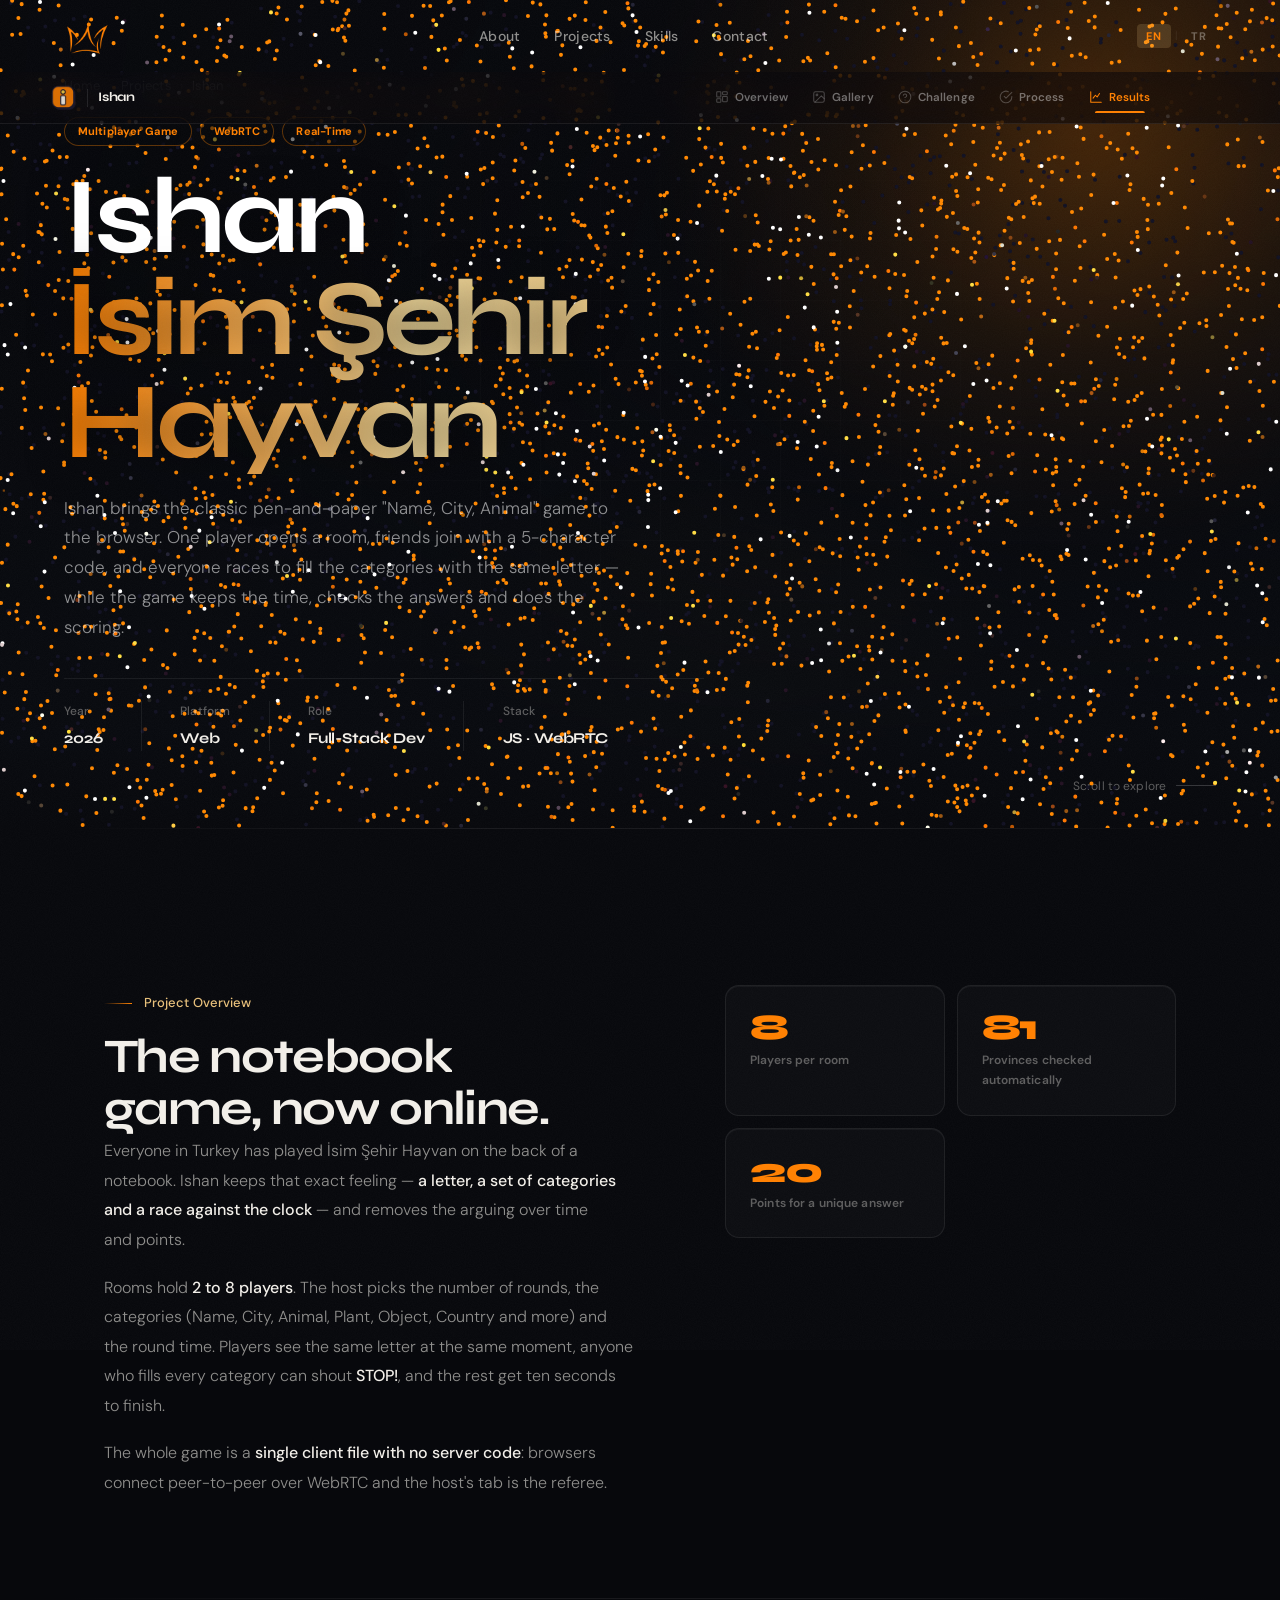
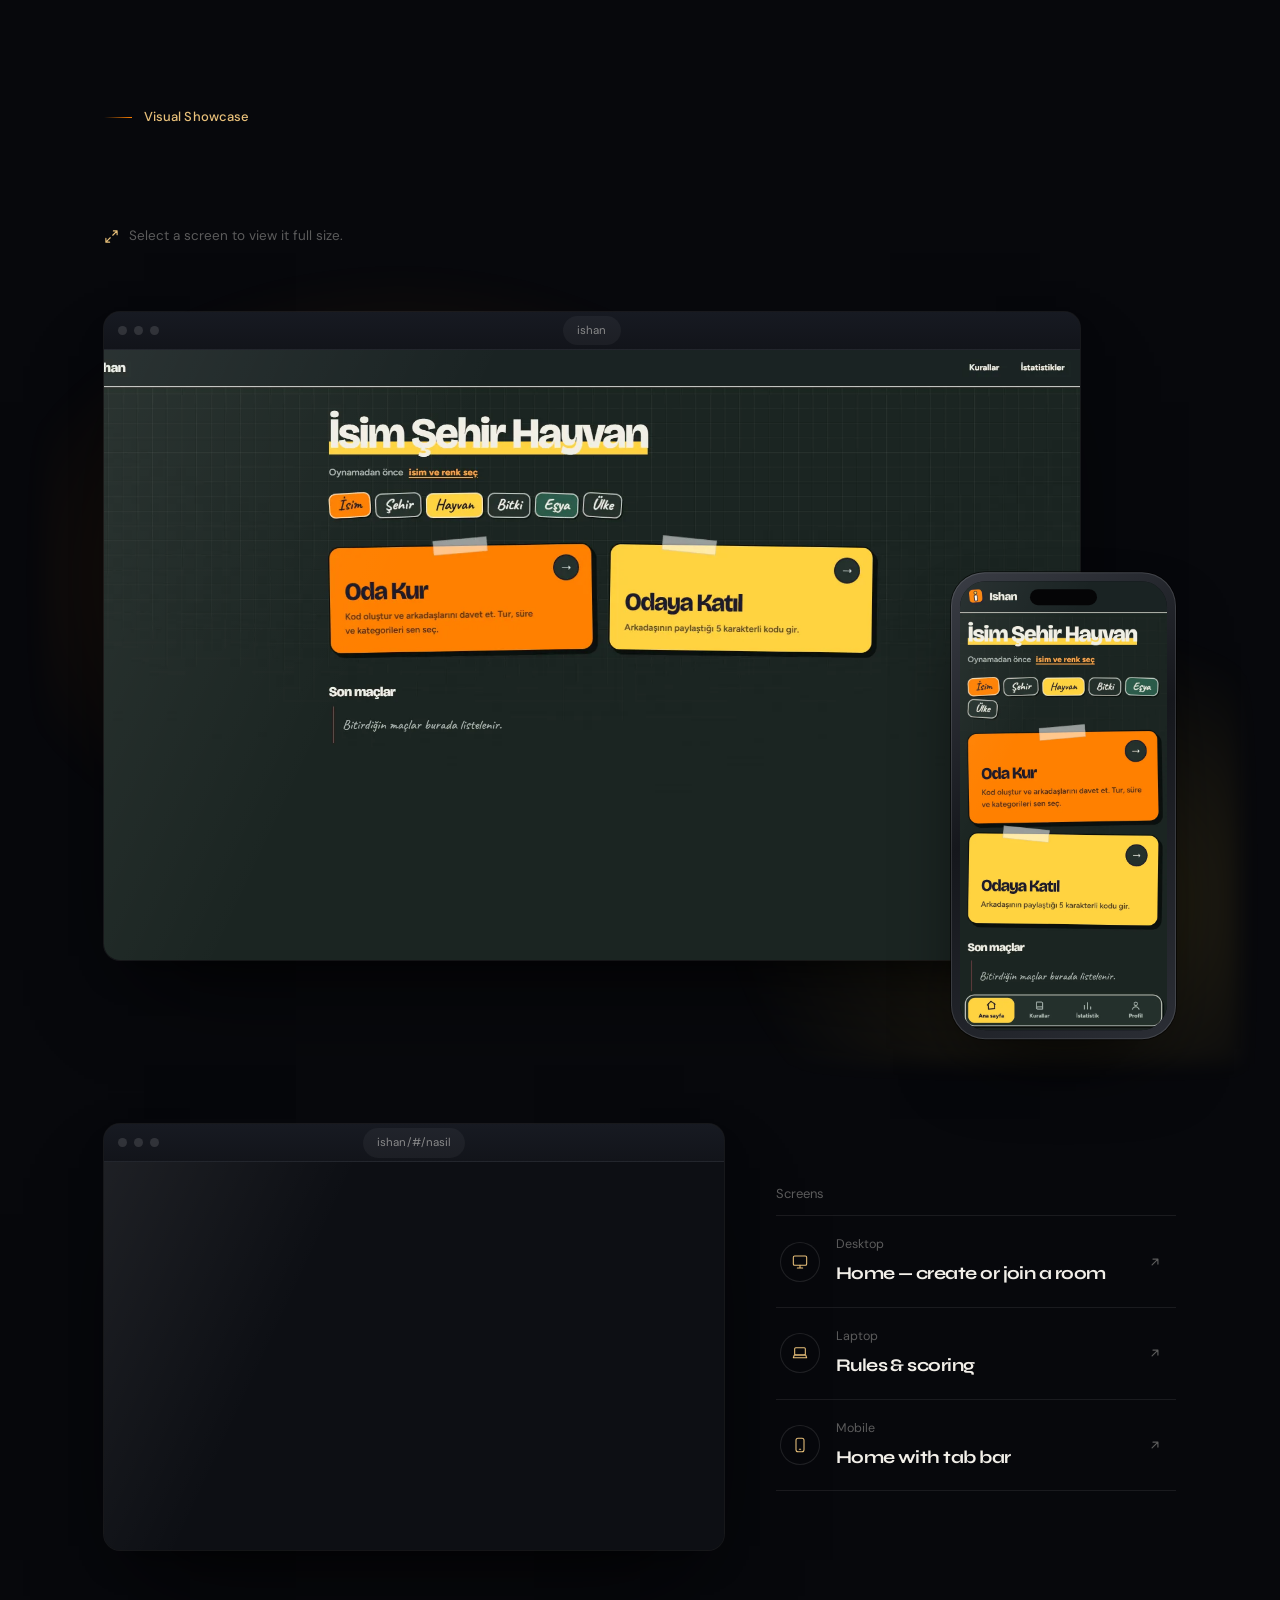
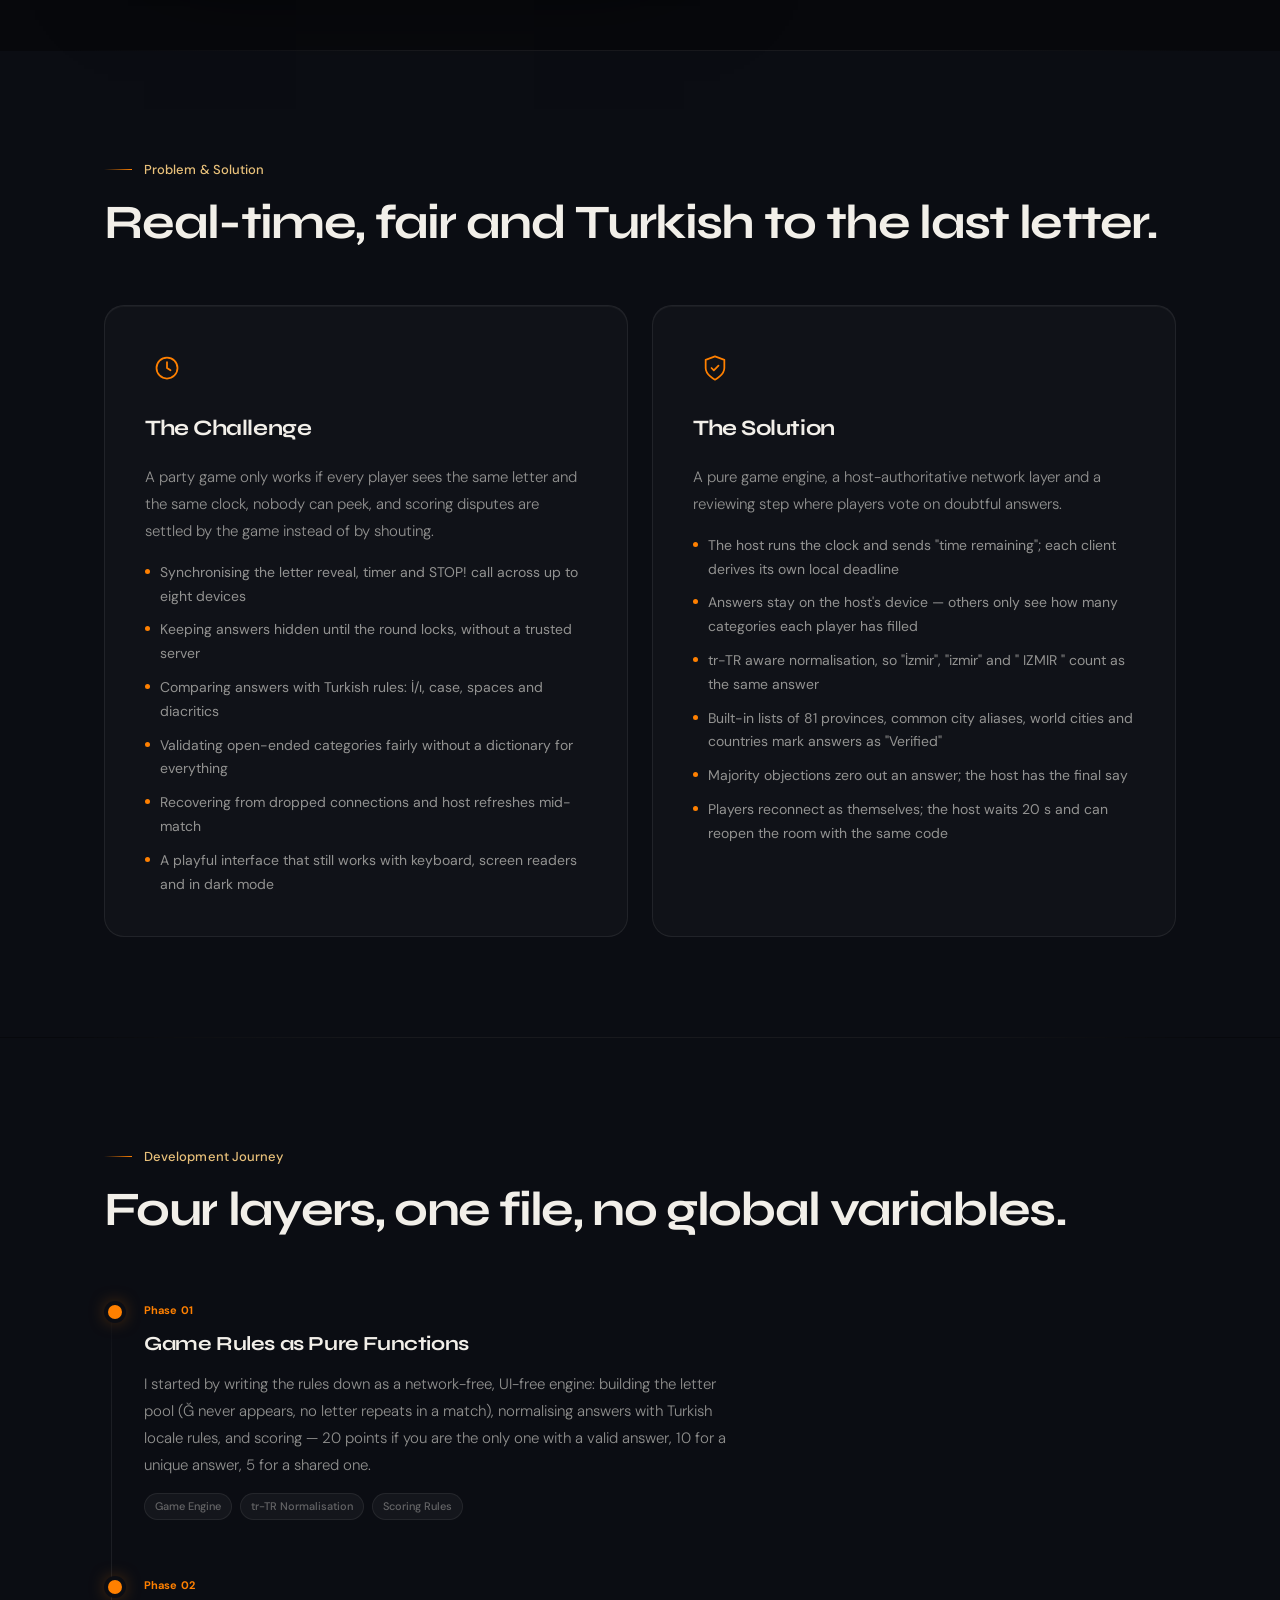
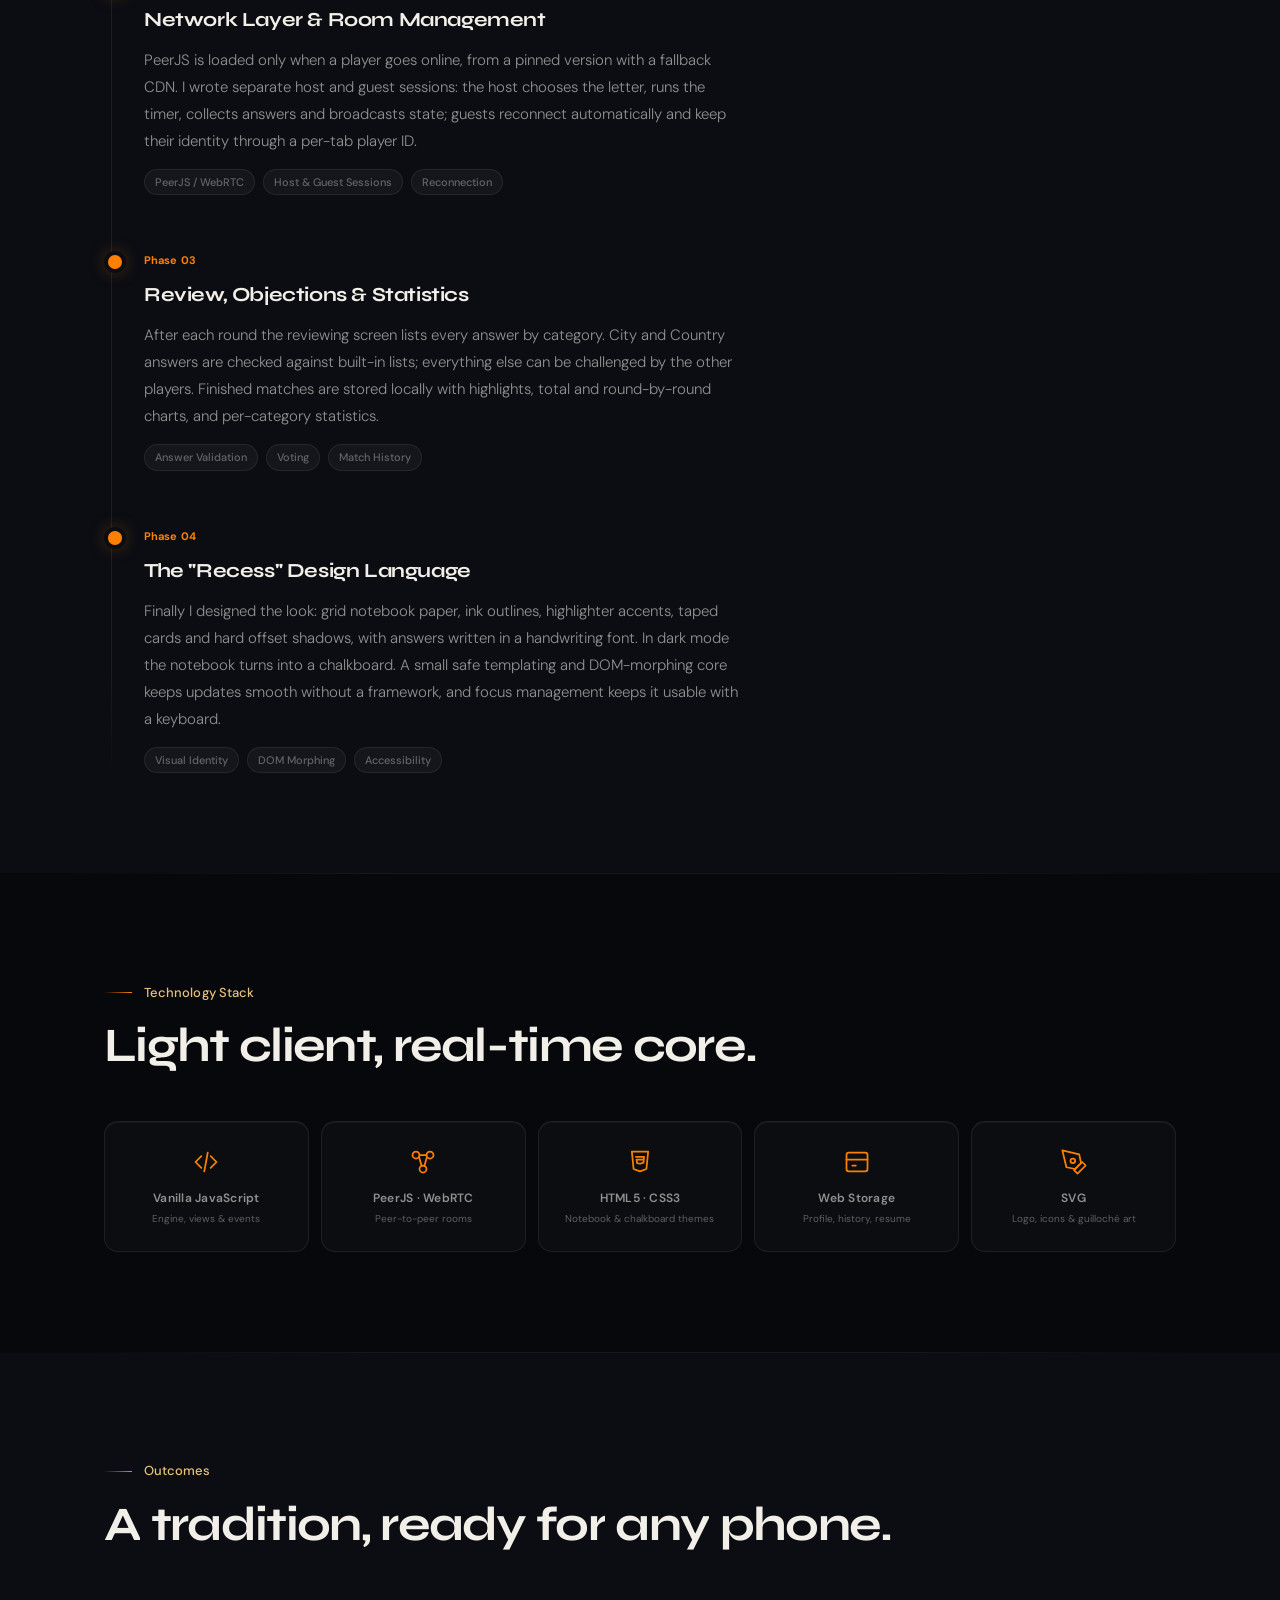
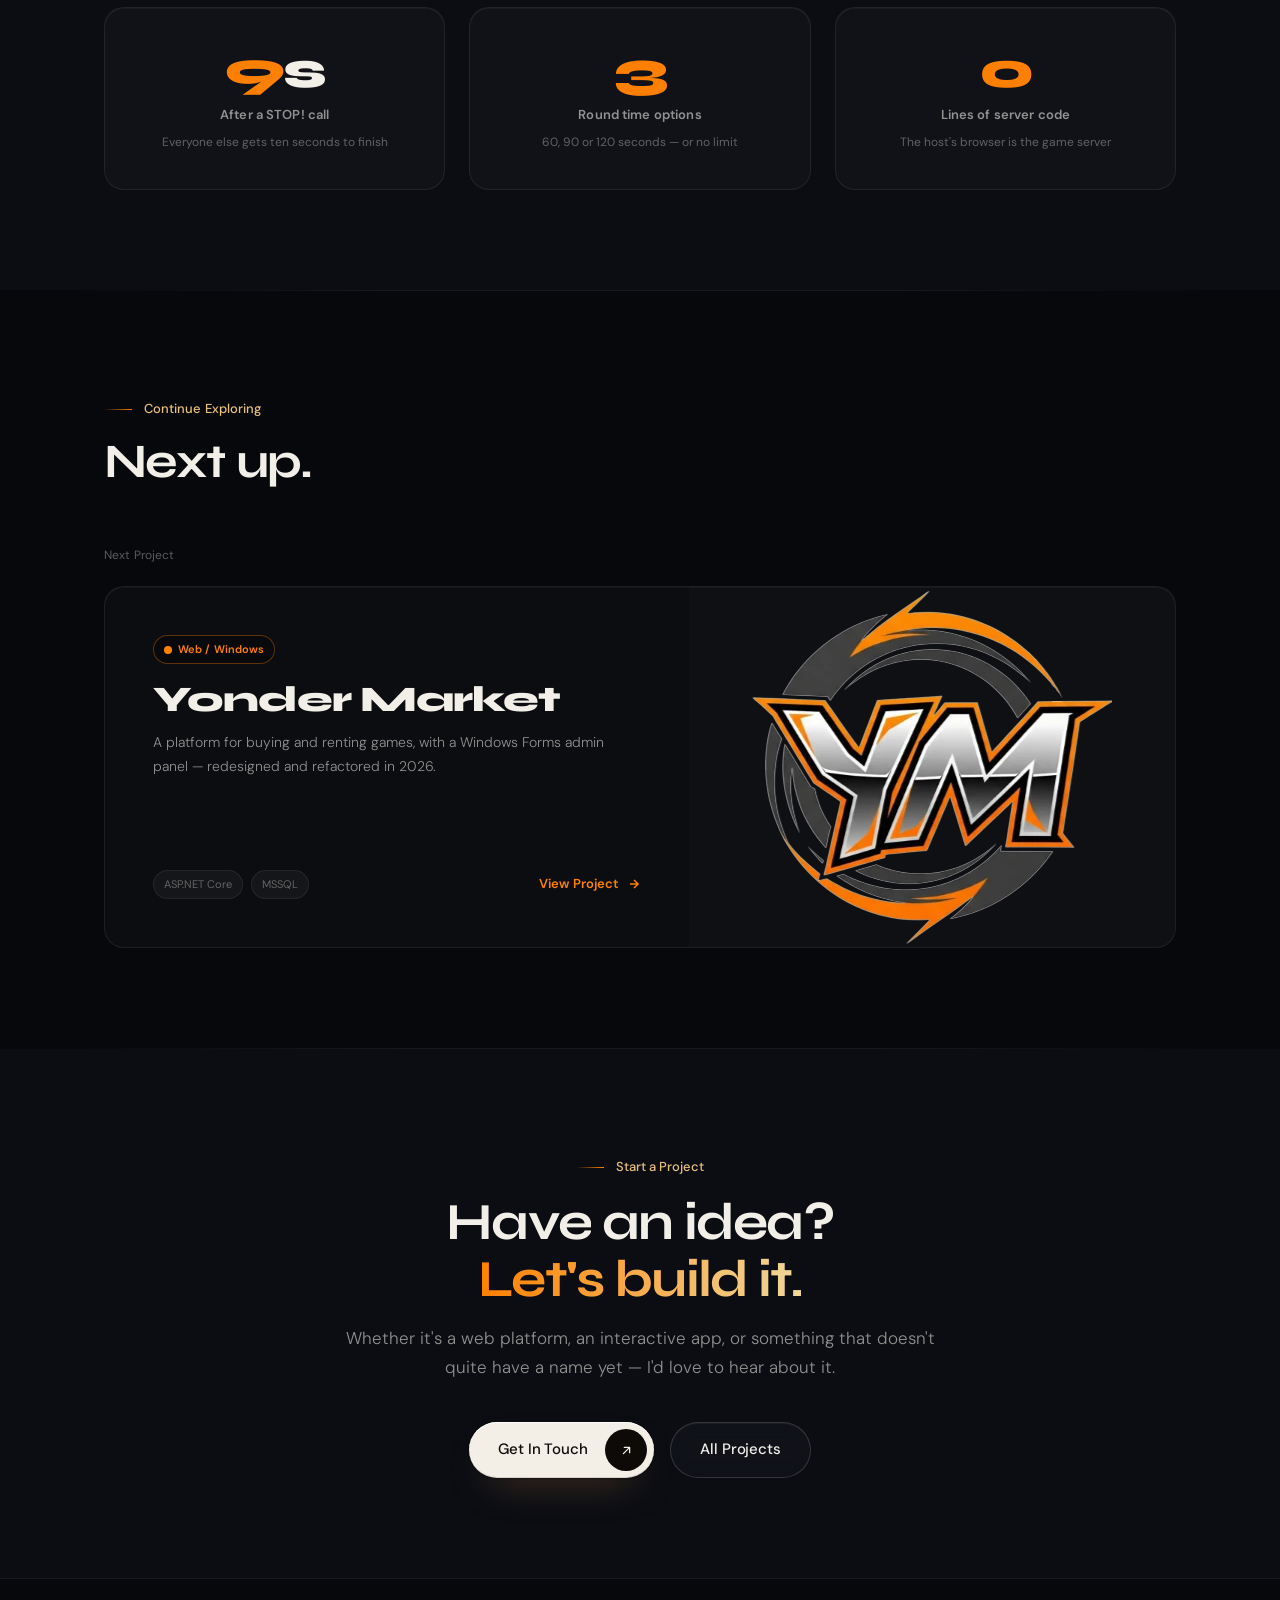
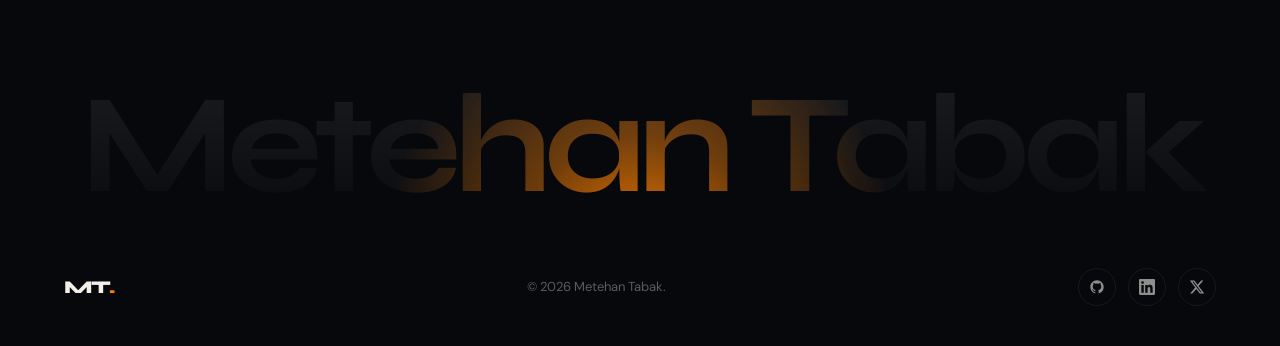
<file: Ishan.html>
<!DOCTYPE html>
<html lang="en">
<head>
  <meta charset="UTF-8">
  <meta name="viewport" content="width=device-width, initial-scale=1.0">
  <title>Ishan — Metehan Tabak</title>
  <meta name="description" content="Ishan — the classic Name, City, Animal game rebuilt for the browser with real-time online rooms for 2–8 players over WebRTC. Built by Metehan Tabak.">
  <meta name="theme-color" content="#07080c">
  <link rel="icon" type="image/png" sizes="32x32" href="assets/img/favicon-32.png">
  <link rel="icon" type="image/png" sizes="192x192" href="assets/img/favicon.png">
  <link rel="apple-touch-icon" href="assets/img/apple-touch-icon.png">
  <link rel="preload" href="assets/fonts/syne-latin-wght-normal.woff2" as="font" type="font/woff2" crossorigin>
  <link rel="preload" href="assets/fonts/dm-sans-latin-wght-normal.woff2" as="font" type="font/woff2" crossorigin>
  <script>(function(d){d.classList.add('js');try{if(sessionStorage.getItem('mt_seen'))d.classList.add('pl-quick')}catch(e){}})(document.documentElement)</script>
  <noscript><style>#preloader{display:none!important}.reveal{opacity:1!important;transform:none!important}</style></noscript>
  <link rel="stylesheet" href="assets/css/MobileNav.css">
  <style>
    *, *::before, *::after { margin: 0; padding: 0; box-sizing: border-box; }
    :root {
      --bg: #080a0f;
      --bg2: #0d1017;
      --surface: rgba(255,255,255,0.03);
      --surface-hover: rgba(255,255,255,0.06);
      --border: rgba(255,255,255,0.06);
      --border-hover: rgba(255,255,255,0.14);
      --accent: #ff8000;
      --accent2: #FFB266;
      --accent-glow: rgba(232,192,122,0.18);
      --accent-glow-strong: rgba(232,192,122,0.35);
      --text: #f0f0ee;
      --text-muted: rgba(240,240,238,0.45);
      --text-dim: rgba(240,240,238,0.25);
      --font-display: 'Syne', sans-serif;
      --font-body: 'DM Sans', sans-serif;
    }
    html { scroll-behavior: smooth; }
    body { background: var(--bg); color: var(--text); font-family: var(--font-body); font-size: 16px; line-height: 1.7; overflow-x: hidden; }


    /* ── CUSTOM CURSOR ── */
    #cursor {
      position: fixed;
      top: 0; left: 0;
      width: 12px; height: 12px;
      background: var(--accent);
      border-radius: 50%;
      pointer-events: none;
      z-index: 9999;
      transform: translate(-50%, -50%);
      transition: width .2s, height .2s, background .2s, opacity .3s;
      mix-blend-mode: normal;
      opacity: 0;
    }
    #cursor-ring {
      position: fixed;
      top: 0; left: 0;
      width: 36px; height: 36px;
      border: 1.5px solid rgba(232,192,122,0.5);
      border-radius: 50%;
      pointer-events: none;
      z-index: 9998;
      transform: translate(-50%, -50%);
      transition: all .08s linear, opacity .3s;
      opacity: 0;
    }

    /* PRELOADER */
    #preloader { position: fixed; inset: 0; background: var(--bg); z-index: 99999; display: flex; align-items: center; justify-content: center; flex-direction: column; gap: 24px; transition: opacity .6s ease, visibility .6s ease; }
    #preloader.hidden { opacity: 0; visibility: hidden; }
    .preloader-logo { font-family: var(--font-display); font-size: 40px; font-weight: 800; letter-spacing: -0.03em; color: var(--text); }
    .preloader-logo span { color: var(--accent); }
    .preloader-bar-wrap { width: 200px; height: 2px; background: rgba(255,255,255,0.08); border-radius: 2px; overflow: hidden; }
    .preloader-bar { height: 100%; background: linear-gradient(90deg, var(--accent2), var(--accent)); width: 0%; animation: preload 1.4s cubic-bezier(.4,0,.2,1) forwards; }
    @keyframes preload { 0%{width:0%} 40%{width:60%} 80%{width:88%} 100%{width:100%} }

    /* NAV */
    nav { position: fixed; top: 0; left: 0; right: 0; z-index: 1000; padding: 0 clamp(24px,5vw,80px); height: 72px; display: flex; align-items: center; gap: 24px; transition: background .4s, backdrop-filter .4s; }
    nav.scrolled { background: rgba(8,10,15,0.85); backdrop-filter: blur(20px); border-bottom: 1px solid var(--border); }
    .nav-logo { text-decoration: none; flex: 0 0 auto; display: flex; align-items: center; }
    .nav-logo-img { height: 60px; width: auto; display: block; object-fit: contain; filter: brightness(1); transition: opacity .25s; }
    .nav-logo:hover .nav-logo-img { opacity: 0.8; }
    .nav-links { display: flex; align-items: center; gap: 40px; list-style: none; }
    .nav-links a { font-size: 14px; font-weight: 500; color: var(--text-muted); text-decoration: none; letter-spacing: 0.02em; transition: color .25s; position: relative; }
    .nav-links a::after { content:''; position:absolute; bottom:-4px; left:0; width:0; height:1px; background:var(--accent); transition:width .3s cubic-bezier(.4,0,.2,1); }
    .nav-links a:hover { color: var(--text); }
    .nav-links a:hover::after { width: 100%; }
    .hamburger { display: none; flex-direction: column; gap: 5px; background: none; border: none; padding: 4px; }
    .hamburger span { display: block; width: 22px; height: 1.5px; background: var(--text); border-radius: 2px; }

    /* ══ HERO ══ */
    #hero {
      position: relative;
      min-height: 92vh;
      display: flex;
      flex-direction: column;
      justify-content: flex-end;
      overflow: hidden;
    }

    /* subtle dark base */
    .hero-art {
      position: absolute; inset: 0; z-index: 0;
    }
    .hero-art::before {
      content: ''; position: absolute; inset: 0; z-index: 1; pointer-events: none;
      background:
        radial-gradient(ellipse 110% 70% at 50% 0%,   rgba(8,10,15,0.55) 0%, transparent 60%),
        radial-gradient(ellipse 100% 50% at 50% 100%,  rgba(8,10,15,0.95) 0%, rgba(8,10,15,0.6) 40%, transparent 70%);
    }
    .hero-art::after {
      content: ''; position: absolute; inset: 0; z-index: 2; pointer-events: none;
      background: linear-gradient(to top,
        var(--bg) 0%, rgba(8,10,15,0.96) 12%, rgba(8,10,15,0.80) 25%,
        rgba(8,10,15,0.45) 45%, rgba(8,10,15,0.15) 65%, transparent 80%);
    }
    .hero-noise { position: absolute; inset: 0; z-index: 3;
      background-image: url("data:image/svg+xml,%3Csvg viewBox='0 0 256 256' xmlns='http://www.w3.org/2000/svg'%3E%3Cfilter id='n'%3E%3CfeTurbulence type='fractalNoise' baseFrequency='0.9' numOctaves='4' stitchTiles='stitch'/%3E%3C/filter%3E%3Crect width='100%25' height='100%25' filter='url(%23n)' opacity='0.03'/%3E%3C/svg%3E");
      background-size: 200px; pointer-events: none; }
    .hero-grid { position: absolute; inset: 0; z-index: 3;
      background-image: linear-gradient(rgba(255,255,255,0.018) 1px, transparent 1px),
                        linear-gradient(90deg, rgba(255,255,255,0.018) 1px, transparent 1px);
      background-size: 60px 60px;
      mask-image: radial-gradient(ellipse 70% 70% at 50% 50%, black 0%, transparent 75%);
      pointer-events: none; }

    /* content strip — flex row: text left, logo right */
    .hero-content {
      position: relative; z-index: 10; width: 100%;
      padding: 0 clamp(28px,5vw,88px) clamp(52px,6vw,88px);
      opacity: 0; animation: fadeUp .9s ease .25s forwards;
      display: flex;
      align-items: flex-end;
      justify-content: space-between;
      gap: 0;
      overflow: visible;
    }
    /* text sits on top of the logo bleed */
    .hero-text {
      flex: 1; min-width: 0;
      position: relative; z-index: 2;
    }

    /* ── PARALLAX LOGO IMG ── */
    #heroLogoImg {
      flex-shrink: 0;
      width: clamp(1000px, 52vw, 720px);
      height: clamp(420px, 52vw, 720px);
      object-fit: contain;
      display: block;
      margin-right: 40px;
      opacity: 0;
      will-change: transform;
      position: relative; z-index: 1;
      transition: opacity 0.7s ease;
      pointer-events: none;
    }
    #heroLogoImg.loaded { opacity: 0.65; }
    @media (max-width: 768px) { #heroLogoImg { display: none; } }
    .hero-breadcrumb { display: flex; align-items: center; gap: 8px; font-size: 11px; color: rgba(255,255,255,.35); letter-spacing: 0.07em; text-transform: uppercase; margin-bottom: 20px; }
    .hero-breadcrumb a { color: rgba(255,255,255,.35); text-decoration: none; transition: color .2s; }
    .hero-breadcrumb a:hover { color: var(--accent); }
    .hero-breadcrumb-sep { opacity: .4; }
    .hero-tags { display: flex; gap: 8px; flex-wrap: wrap; margin-bottom: 20px; }
    .hero-tag { padding: 4px 13px; background: rgba(232,192,122,0.1); border: 1px solid rgba(232,192,122,0.22); border-radius: 100px; font-size: 10px; font-weight: 700; color: var(--accent); letter-spacing: 0.07em; text-transform: uppercase; }
    h1.hero-title { font-family: var(--font-display); font-size: clamp(52px, 9.5vw, 108px); font-weight: 800; line-height: .95; letter-spacing: -0.04em; color: #fff; margin-bottom: 20px; text-shadow: 0 4px 40px rgba(0,0,0,.5); }
    h1.hero-title span { display: block; background: linear-gradient(90deg, var(--accent) 0%, #f0d89a 55%, var(--accent2) 100%); -webkit-background-clip: text; -webkit-text-fill-color: transparent; background-clip: text; }
    .hero-desc { font-size: clamp(14px, 1.6vw, 17px); color: rgba(255,255,255,.55); max-width: 560px; line-height: 1.75; font-weight: 300; margin-bottom: 36px; }
    .hero-meta { display: flex; gap: 48px; flex-wrap: wrap; }
    .meta-label { font-size: 10px; letter-spacing: 0.1em; text-transform: uppercase; color: var(--text-dim); font-weight: 600; margin-bottom: 4px; }
    .meta-value { font-family: var(--font-display); font-size: 15px; font-weight: 700; color: var(--text); letter-spacing: -0.01em; }
    .hero-scroll { position: absolute; bottom: 32px; right: clamp(24px,5vw,80px); display: flex; align-items: center; gap: 10px; font-size: 11px; letter-spacing: 0.1em; text-transform: uppercase; color: var(--text-dim); opacity: 0; animation: fadeUp .8s ease 1s forwards; }
    .scroll-line { width: 40px; height: 1px; background: rgba(255,255,255,.18); overflow: hidden; position: relative; }
    .scroll-line::after { content:''; position:absolute; left:-100%; top:0; width:100%; height:100%; background:var(--accent); animation: lineSlide 2.2s ease 1.8s infinite; }
    @keyframes lineSlide { 0%{left:-100%} 50%{left:0%} 100%{left:100%} }
    @keyframes fadeUp { from{opacity:0;transform:translateY(28px)} to{opacity:1;transform:translateY(0)} }

    /* DIVIDER */
    .section-divider { height: 1px; background: linear-gradient(90deg, transparent, var(--border) 30%, var(--border) 70%, transparent); margin: 0 clamp(24px,5vw,80px); }

    /* SECTION BASE */
    .section-wrap { max-width: 1200px; margin: 0 auto; padding: 100px clamp(24px,5vw,80px); }
    .section-label { display: inline-flex; align-items: center; gap: 10px; font-size: 11px; letter-spacing: 0.12em; text-transform: uppercase; color: var(--accent); font-weight: 600; margin-bottom: 16px; }
    .section-label::before { content:''; display:block; width:24px; height:1px; background:var(--accent); }
    .section-title { font-family: var(--font-display); font-size: clamp(28px,4.5vw,48px); font-weight: 800; letter-spacing: -0.03em; line-height: 1.1; color: var(--text); }

    /* REVEAL */
    .reveal { opacity: 0; transform: translateY(32px); transition: opacity .8s cubic-bezier(.4,0,.2,1), transform .8s cubic-bezier(.4,0,.2,1); }
    .reveal.visible { opacity: 1; transform: translateY(0); }
    .reveal-delay-1 { transition-delay: .1s; }
    .reveal-delay-2 { transition-delay: .2s; }
    .reveal-delay-3 { transition-delay: .3s; }
    .reveal-delay-4 { transition-delay: .4s; }

    /* OVERVIEW */
    #overview { background: var(--bg); }
    .overview-grid { display: grid; grid-template-columns: 1.2fr 1fr; gap: 80px; align-items: start; margin-top: 56px; }
    .overview-body { font-size: 16px; color: var(--text-muted); line-height: 1.85; font-weight: 300; }
    .overview-body p + p { margin-top: 18px; }
    .overview-body strong { color: var(--text); font-weight: 500; }
    .stat-card { padding: 24px; background: var(--surface); border: 1px solid var(--border); border-radius: 14px; transition: all .3s; }
    .stat-card:hover { background: var(--surface-hover); border-color: var(--border-hover); transform: translateX(4px); }
    .stat-card-num { font-family: var(--font-display); font-size: 36px; font-weight: 800; letter-spacing: -0.04em; color: var(--text); line-height: 1; }
    .stat-card-num span { color: var(--accent); }
    .stat-card-label { font-size: 12px; letter-spacing: 0.06em; text-transform: uppercase; color: var(--text-dim); margin-top: 4px; font-weight: 600; }
    .stat-row { display: grid; grid-template-columns: 1fr 1fr; gap: 12px; }

    /* CHALLENGE / SOLUTION */
    #challenge { background: var(--bg2); }
    .cs-grid { display: grid; grid-template-columns: 1fr 1fr; gap: 24px; margin-top: 56px; }
    .cs-card { padding: 40px; background: var(--surface); border: 1px solid var(--border); border-radius: 20px; transition: all .4s; }
    .cs-card:hover { background: var(--surface-hover); border-color: var(--border-hover); transform: translateY(-4px); }
    .cs-icon { width:44px; height:44px; display:flex; align-items:center; justify-content:center; color:var(--accent); margin-bottom:20px; }
    .cs-title { font-family: var(--font-display); font-size: 22px; font-weight: 700; color: var(--text); letter-spacing: -0.02em; margin-bottom: 16px; }
    .cs-body { font-size: 15px; color: var(--text-muted); line-height: 1.8; font-weight: 300; }
    .cs-list { margin-top: 16px; display: flex; flex-direction: column; gap: 10px; }
    .cs-item { display: flex; align-items: flex-start; gap: 10px; font-size: 14px; color: var(--text-muted); }
    .cs-item::before { content:''; display:block; width:5px; height:5px; border-radius:50%; background:var(--accent); margin-top:8px; flex-shrink:0; }

        /* GALLERY */
    #gallery { background: var(--bg); }

    /* ── Gallery Layout ── */
    .gallery-showcase { display: flex; flex-direction: column; gap: 32px; margin-top: 56px; }

    /* Row wrappers */
    .gallery-row { display: flex; gap: 24px; align-items: stretch; }

    /* ── DEVICE LABEL ── */
    .device-label {
      display: inline-flex; align-items: center; gap: 6px;
      font-size: 10px; font-weight: 700; letter-spacing: 0.1em; text-transform: uppercase;
      color: var(--text-dim); margin-bottom: 10px;
    }
    .device-label svg { opacity: .55; }

    /* ── DESKTOP FRAME ── */
    .device-desktop {
      flex: 1; min-width: 0;
      transition: transform .4s cubic-bezier(.4,0,.2,1);
    }
    .device-desktop:hover { transform: translateY(-5px); }

    .browser-frame {
      border-radius: 14px; overflow: hidden;
      border: 1px solid var(--border-hover);
      background: #1a1d24;
      box-shadow: 0 24px 64px rgba(0,0,0,0.55), 0 0 0 1px rgba(255,255,255,0.04);
      transition: box-shadow .4s, border-color .4s;
    }
    .device-desktop:hover .browser-frame {
      box-shadow: 0 32px 80px rgba(0,0,0,0.65), 0 0 0 1px rgba(232,192,122,0.14);
      border-color: rgba(232,192,122,0.2);
    }
    .browser-bar {
      height: 36px; background: #141720;
      border-bottom: 1px solid rgba(255,255,255,0.06);
      display: flex; align-items: center; padding: 0 14px; gap: 7px; flex-shrink: 0;
    }
    .browser-dot {
      width: 10px; height: 10px; border-radius: 50%; flex-shrink: 0;
    }
    .browser-dot:nth-child(1) { background: #ff5f57; }
    .browser-dot:nth-child(2) { background: #febc2e; }
    .browser-dot:nth-child(3) { background: #28c840; }
    .browser-url {
      flex: 1; height: 20px; background: rgba(255,255,255,0.05);
      border-radius: 4px; margin: 0 10px; display: flex; align-items: center;
      padding: 0 8px; gap: 6px;
    }
    .browser-url-lock { width: 8px; height: 8px; opacity: .4; }
    .browser-url-text {
      font-size: 10px; color: rgba(255,255,255,0.3); letter-spacing: 0.02em;
      white-space: nowrap; overflow: hidden; text-overflow: ellipsis;
    }
    .browser-screen {
      width: 100%; aspect-ratio: 16/10; overflow: hidden;
      position: relative; display: block;
    }
    .browser-screen img {
      width: 100%; height: 100%; object-fit: cover; object-position: top center;
      display: block; transition: transform .6s cubic-bezier(.4,0,.2,1);
    }
    .device-desktop:hover .browser-screen img { transform: scale(1.03); }

    /* ── MOBILE FRAME ── */
    .device-mobile {
      flex: 0 0 auto; width: 190px;
      transition: transform .4s cubic-bezier(.4,0,.2,1);
    }
    .device-mobile:hover { transform: translateY(-5px); }

    .phone-frame {
      border-radius: 30px; overflow: hidden;
      border: 2px solid rgba(255,255,255,0.1);
      background: #111318;
      box-shadow: 0 24px 64px rgba(0,0,0,0.6), inset 0 1px 0 rgba(255,255,255,0.08), 0 0 0 1px rgba(255,255,255,0.04);
      transition: box-shadow .4s, border-color .4s;
      position: relative;
    }
    .device-mobile:hover .phone-frame {
      box-shadow: 0 32px 80px rgba(0,0,0,0.7), inset 0 1px 0 rgba(255,255,255,0.1), 0 0 0 1px rgba(232,192,122,0.18);
      border-color: rgba(232,192,122,0.25);
    }
    .phone-notch {
      height: 28px; background: #111318;
      display: flex; align-items: center; justify-content: center;
      position: relative; z-index: 2; flex-shrink: 0;
    }
    .phone-notch-pill {
      width: 72px; height: 12px; background: #0d1017; border-radius: 8px;
    }
    .phone-screen {
      width: 100%; aspect-ratio: 9/19; overflow: hidden; display: block;
      background: #0d1017;
    }
    .phone-screen img {
      width: 100%; height: 100%; object-fit: cover; object-position: top center;
      display: block; transition: transform .6s cubic-bezier(.4,0,.2,1);
    }
    .device-mobile:hover .phone-screen img { transform: scale(1.03); }
    .phone-home {
      height: 24px; display: flex; align-items: center; justify-content: center;
      flex-shrink: 0;
    }
    .phone-home-bar {
      width: 52px; height: 4px; border-radius: 3px; background: rgba(255,255,255,0.18);
    }

    @media (max-width: 900px) {
      .gallery-row { flex-direction: column; }
      .device-mobile { width: 100%; max-width: 220px; margin: 0 auto; }
    }
    @media (max-width: 560px) {
      .device-mobile { width: 180px; }
    }

    /* old classes kept for compatibility */
    .gallery-grid { display: none; }
    .gallery-item { display: none; }
    .gallery-caption { font-family: var(--font-display); font-size: 14px; font-weight: 700; color: var(--text); letter-spacing: -0.01em; }
    .gallery-sub { font-size: 12px; color: var(--text-dim); }

    /* PROCESS */
    #process { background: var(--bg2); }
    .process-timeline { position: relative; margin-top: 64px; padding-left: 40px; }
    .process-timeline::before { content:''; position:absolute; left:7px; top:0; bottom:0; width:1px; background:linear-gradient(to bottom, transparent, var(--border) 10%, var(--border) 90%, transparent); }
    .process-step { position: relative; padding-bottom: 56px; }
    .process-step:last-child { padding-bottom: 0; }
    .process-dot { position: absolute; left: -36px; top: 4px; width: 14px; height: 14px; border-radius: 50%; border: 2px solid var(--accent); background: var(--bg2); transition: all .3s; }
    .process-step:hover .process-dot { background: var(--accent); box-shadow: 0 0 16px var(--accent-glow); }
    .process-num { font-size: 11px; font-weight: 700; color: var(--accent); letter-spacing: 0.1em; text-transform: uppercase; margin-bottom: 8px; }
    .process-title { font-family: var(--font-display); font-size: 20px; font-weight: 700; color: var(--text); letter-spacing: -0.02em; margin-bottom: 10px; }
    .process-body { font-size: 15px; color: var(--text-muted); line-height: 1.8; font-weight: 300; max-width: 600px; }
    .process-tags { display: flex; gap: 8px; flex-wrap: wrap; margin-top: 14px; }
    .ptag { padding: 3px 10px; background: rgba(255,255,255,0.04); border: 1px solid var(--border); border-radius: 100px; font-size: 11px; color: var(--text-dim); font-weight: 500; }

    /* TECH */
    #tech { background: var(--bg); }
    .tech-grid { display: grid; grid-template-columns: repeat(5, 1fr); gap: 12px; margin-top: 48px; }
    .tech-item { padding: 24px 16px; background: var(--surface); border: 1px solid var(--border); border-radius: 14px; text-align: center; transition: all .3s cubic-bezier(.4,0,.2,1); display:flex; flex-direction:column; align-items:center; }
    .tech-item:hover { background: var(--surface-hover); border-color: rgba(232,192,122,0.25); transform: translateY(-4px); box-shadow: 0 8px 24px rgba(0,0,0,0.3), 0 0 0 1px rgba(232,192,122,0.1); }
    .tech-icon { width:32px; height:32px; display:flex; align-items:center; justify-content:center; color:var(--accent); margin:0 auto 10px auto; }
    .tech-label { font-size: 12px; font-weight: 600; color: var(--text-muted); letter-spacing: 0.02em; }
    .tech-sub { font-size: 10px; color: var(--text-dim); margin-top: 2px; }

    /* RESULTS */
    #results { background: var(--bg2); }
    .results-grid { display: grid; grid-template-columns: repeat(3, 1fr); gap: 24px; margin-top: 56px; }
    .result-card { padding: 36px 32px; background: var(--surface); border: 1px solid var(--border); border-radius: 20px; text-align: center; transition: all .4s; position: relative; overflow: hidden; }
    .result-card::before { content:''; position:absolute; inset:0; background:radial-gradient(circle at 50% 0%, var(--accent-glow) 0%, transparent 70%); opacity:0; transition:opacity .4s; }
    .result-card:hover { background: var(--surface-hover); border-color: rgba(232,192,122,0.2); transform: translateY(-6px); box-shadow: 0 16px 48px rgba(0,0,0,0.4); }
    .result-card:hover::before { opacity: 1; }
    .result-num { font-family: var(--font-display); font-size: 52px; font-weight: 800; letter-spacing: -0.04em; color: var(--text); line-height: 1; position: relative; }
    .result-num span { color: var(--accent); }
    .result-label { font-size: 13px; font-weight: 600; color: var(--text-muted); margin-top: 8px; letter-spacing: 0.02em; position: relative; }
    .result-desc { font-size: 12px; color: var(--text-dim); margin-top: 6px; position: relative; }

    /* NEXT PROJECT */
    #next { background: var(--bg); }
    .next-inner { margin-top: 56px; }
    .next-label { font-size: 12px; letter-spacing: 0.1em; text-transform: uppercase; color: var(--text-dim); margin-bottom: 20px; }
    .next-card { display: grid; grid-template-columns: 1.2fr 1fr; border: 1px solid var(--border); border-radius: 20px; overflow: hidden; transition: all .4s cubic-bezier(.4,0,.2,1); text-decoration: none; background: var(--surface); transform-style: preserve-3d; }
    .next-card:hover { border-color: rgba(232,192,122,0.25); background: var(--surface-hover); transform: perspective(1200px) translateY(-8px); box-shadow: 0 24px 80px rgba(0,0,0,0.5), 0 0 0 1px rgba(232,192,122,0.1); }
    .next-card-content { padding: 48px; display: flex; flex-direction: column; justify-content: space-between; }
    .next-card-badge { display: inline-flex; align-items: center; gap: 6px; padding: 4px 10px; background: var(--accent-glow); border: 1px solid rgba(232,192,122,0.25); border-radius: 100px; font-size: 10px; font-weight: 600; color: var(--accent); letter-spacing: 0.08em; text-transform: uppercase; margin-bottom: 16px; }
    .next-card-title { font-family: var(--font-display); font-size: clamp(22px,3.5vw,36px); font-weight: 800; color: var(--text); letter-spacing: -0.03em; line-height: 1.1; margin-bottom: 12px; }
    .next-card-desc { font-size: 14px; color: var(--text-muted); line-height: 1.7; font-weight: 300; }
    .next-card-bottom { margin-top: 32px; display: flex; align-items: center; justify-content: space-between; }
    .next-card-tags { display: flex; gap: 8px; flex-wrap: wrap; }
    .ntag { padding: 4px 10px; background: rgba(255,255,255,0.04); border: 1px solid var(--border); border-radius: 100px; font-size: 11px; color: var(--text-dim); }
    .next-arrow { display: flex; align-items: center; gap: 8px; font-size: 13px; font-weight: 600; color: var(--accent); letter-spacing: 0.04em; text-transform: uppercase; transition: gap .2s; }
    .next-card:hover .next-arrow { gap: 14px; }
    .next-card-visual { background: linear-gradient(135deg, rgba(44, 44, 44, 0.1) 100%, rgba(70,70,70,0.06) 0%); display: flex; align-items: center; justify-content: center; font-size: 80px; min-height: 240px; }
    .next-card-visual-emoji { transition: transform .5s cubic-bezier(.4,0,.2,1); }
    .next-card:hover .next-card-visual-emoji { transform: scale(1.1) rotate(-5deg); }
    .next-card-img { max-width: 80%; height: auto; object-fit: contain; transition: transform .5s cubic-bezier(.4,0,.2,1); }
    .next-card:hover .next-card-img { transform: scale(1.1); }

    /* CTA */
    #cta { background: var(--bg2); }
    .cta-inner { text-align: center; max-width: 600px; margin: 0 auto; }
    .cta-title { font-family: var(--font-display); font-size: clamp(28px,5vw,52px); font-weight: 800; letter-spacing: -0.03em; line-height: 1.1; color: var(--text); margin-bottom: 16px; }
    .cta-title span { background: linear-gradient(90deg, var(--accent) 0%, #f0d89a 100%); -webkit-background-clip: text; -webkit-text-fill-color: transparent; background-clip: text; }
    .cta-desc { font-size: 17px; color: var(--text-muted); line-height: 1.7; font-weight: 300; margin-bottom: 40px; }
    .cta-btns { display: flex; gap: 16px; justify-content: center; flex-wrap: wrap; }
    .btn-primary { display: inline-flex; align-items: center; gap: 10px; padding: 14px 30px; background: var(--accent); color: #080a0f; font-family: var(--font-body); font-size: 14px; font-weight: 600; letter-spacing: 0.01em; border-radius: 8px; border: none; text-decoration: none; transition: all .3s cubic-bezier(.4,0,.2,1); position: relative; overflow: hidden; }
    .btn-primary::before { content:''; position:absolute; inset:0; background:rgba(255,255,255,0.15); opacity:0; transition:opacity .3s; }
    .btn-primary:hover { transform: translateY(-2px); box-shadow: 0 8px 30px var(--accent-glow-strong); }
    .btn-primary:hover::before { opacity: 1; }
    .btn-secondary { display: inline-flex; align-items: center; gap: 10px; padding: 14px 30px; background: transparent; color: var(--text); font-family: var(--font-body); font-size: 14px; font-weight: 500; border-radius: 8px; border: 1px solid var(--border-hover); text-decoration: none; transition: all .3s; }
    .btn-secondary:hover { border-color: rgba(255,255,255,0.25); background: rgba(255,255,255,0.04); transform: translateY(-2px); }

    /* FOOTER */
    footer { border-top: 1px solid var(--border); padding: 40px clamp(24px,5vw,80px); display: flex; align-items: center; justify-content: space-between; flex-wrap: wrap; gap: 20px; }
    .footer-logo { font-family: var(--font-display); font-size: 18px; font-weight: 800; letter-spacing: -0.03em; color: var(--text); text-decoration: none; }
    .footer-logo span { color: var(--accent); }
    .footer-copy { font-size: 13px; color: var(--text-dim); }
    .footer-socials { display: flex; gap: 12px; }
    .social-btn { width: 38px; height: 38px; border: 1px solid var(--border); border-radius: 8px; display: flex; align-items: center; justify-content: center; color: var(--text-muted); text-decoration: none; transition: all .3s; }
    .social-btn:hover { border-color: var(--accent); color: var(--accent); background: var(--accent-glow); transform: translateY(-2px); }

    /* BACK TO TOP */
    #btt { position: fixed; bottom: 32px; right: 32px; width: 44px; height: 44px; background: var(--surface); border: 1px solid var(--border); border-radius: 10px; display: flex; align-items: center; justify-content: center; color: var(--text-muted); text-decoration: none; font-size: 18px; transition: all .3s; opacity: 0; pointer-events: none; z-index: 100; transform: translateY(10px); }
    #btt.visible { opacity: 1; pointer-events: all; transform: translateY(0); }
    #btt:hover { border-color: var(--accent); color: var(--accent); background: var(--accent-glow); }

    ::-webkit-scrollbar { width: 4px; }
    ::-webkit-scrollbar-track { background: var(--bg); }
    ::-webkit-scrollbar-thumb { background: rgba(232,192,122,0.2); border-radius: 2px; }
    ::selection { background: rgba(232,192,122,0.2); color: var(--text); }

    /* ══ STICKY PROJECT BAR ══ */
    #project-bar {
      position: fixed;
      top: 72px; left: 0; right: 0;
      height: 52px;
      z-index: 900;
      display: flex;
      align-items: center;
      padding: 0 clamp(20px,4vw,72px);
      background: rgba(8,10,15,0.94);
      backdrop-filter: blur(24px);
      -webkit-backdrop-filter: blur(24px);
      border-bottom: 1px solid rgba(255,255,255,0.06);
      /* Tamamen viewport dışına çek */
      transform: translateY(calc(-100% - 72px));
      opacity: 0;
      transition: transform 0.42s cubic-bezier(.4,0,.2,1), opacity 0.38s ease;
      pointer-events: none;
    }
    #project-bar.visible {
      transform: translateY(0);
      opacity: 1;
      pointer-events: all;
    }

    /* Scroll progress bar */
    #project-bar::after {
      content: '';
      position: absolute;
      bottom: 0; left: 0;
      height: 2px;
      width: var(--scroll-pct, 0%);
      background: linear-gradient(90deg, var(--accent2), var(--accent));
      transition: width 0.1s linear;
      border-radius: 0 2px 2px 0;
    }

    .pbar-left {
      display: flex; align-items: center; gap: 10px;
      flex: 0 0 auto; min-width: 0;
    }
    .pbar-logo { width: 26px; height: 26px; object-fit: contain; border-radius: 6px; opacity: 0.85; }
    .pbar-divider { width: 1px; height: 18px; background: rgba(255,255,255,0.1); flex-shrink: 0; }
    .pbar-name { font-family: var(--font-display); font-size: 13px; font-weight: 700; color: var(--text); letter-spacing: -0.02em; white-space: nowrap; }

    /* ── CENTERED pbar-nav ── */
    .pbar-nav-wrap {
      position: absolute;
      top: 0; bottom: 0;
      left: 50%;
      transform: translateX(-50%);
      display: flex;
      align-items: center;
    }
    .pbar-nav {
      display: flex;
      align-items: center;
      gap: 2px;
      height: 100%;
    }
    .pbar-btn {
      display: flex; align-items: center; gap: 6px;
      padding: 5px 11px; border-radius: 7px;
      color: rgba(255,255,255,0.4);
      text-decoration: none; font-size: 11.5px; font-weight: 600;
      letter-spacing: 0.01em; white-space: nowrap;
      transition: color .22s, background .22s;
      border: none; background: transparent;
      position: relative;
    }
    .pbar-btn::after {
      content: '';
      position: absolute;
      bottom: -1px; left: 50%;
      transform: translateX(-50%) scaleX(0);
      width: 60%; height: 2px;
      background: var(--accent);
      border-radius: 2px 2px 0 0;
      transition: transform .25s cubic-bezier(.4,0,.2,1), opacity .25s;
      opacity: 0;
    }
    .pbar-btn svg { flex-shrink: 0; opacity: 0.6; transition: opacity .22s, color .22s; }
    .pbar-btn:hover { color: var(--text); background: rgba(255,255,255,0.05); }
    .pbar-btn:hover svg { opacity: 1; }
    .pbar-btn.active { color: var(--accent); }
    .pbar-btn.active::after { transform: translateX(-50%) scaleX(1); opacity: 1; }
    .pbar-btn.active svg { opacity: 1; color: var(--accent); }

    /* Mirror of pbar-left — nav'ı gerçekten ortalar */
    .pbar-right { flex: 0 0 auto; visibility: hidden; display: flex; align-items: center; gap: 10px; }
    .pbar-right .pbar-logo { width: 26px; height: 26px; }
    .pbar-right .pbar-divider { width: 1px; height: 18px; }
    .pbar-right .pbar-name { font-size: 13px; }

    /* spacer to balance flex layout so brand doesn't shift nav */
    .pbar-right { flex-shrink: 0; width: 0; }

    /* RESPONSIVE */
    @media(max-width:1024px) {
      .overview-grid { grid-template-columns: 1fr; gap: 48px; }
      .cs-grid { grid-template-columns: 1fr; }
      .gallery-grid { grid-template-columns: 1fr; }
      .gallery-item.tall, .gallery-item.wide { grid-row: span 1; grid-column: span 1; }
      .tech-grid { grid-template-columns: repeat(4, 1fr); }
      .results-grid { grid-template-columns: 1fr 1fr; }
      .next-card { grid-template-columns: 1fr; }
      .next-card-visual { min-height: 160px; }
    }
    @media(max-width:768px) {
      .nav-links { display: none; }
      .hamburger { display: flex; }
      .lang-switcher { display: flex; position: absolute; left: 50%; transform: translateX(-50%); }
      .tech-grid { grid-template-columns: repeat(3, 1fr); }
      .results-grid { grid-template-columns: 1fr; }
      .stat-row { grid-template-columns: 1fr; }
      .hero-meta { gap: 24px; }
      footer { flex-direction: column; align-items: flex-start; }
      /* hide right logo on small screens */
      .hero-logo-right { display: none; }
      /* pbar: icon-only on mobile */
      .pbar-btn span { display: none; }
      .pbar-btn { padding: 7px 9px; gap: 0; }
      .pbar-btn svg { width: 16px; height: 16px; }
      .pbar-name { display: none; }
      .pbar-divider { display: none; }
      .pbar-right { display: none; }
    }
    @media(max-width:480px) {
    }
  
    /* ── LANG SWITCHER ── */
    .lang-switcher { display: flex; align-items: center; gap: 4px; flex: 0 0 auto; }
    .nav-center { display: flex; flex: 1; align-items: center; justify-content: center; gap: 40px; }
    .lang-btn { background: none; border: none; font-family: var(--font-body); font-size: 11px; font-weight: 700; color: var(--text-dim); cursor: pointer; letter-spacing: 0.08em; padding: 5px 9px; border-radius: 4px; transition: all .2s; text-transform: uppercase; }
    .lang-btn.active { color: var(--accent); background: var(--accent-glow); }
    .lang-btn:hover:not(.active) { color: var(--text-muted); }
    .lang-sep { color: var(--border); font-size: 11px; user-select: none; }

</style>
  <link rel="stylesheet" href="assets/css/premium.css">
</head>
<body>

<div id="preloader" aria-hidden="true">
  <div class="pl-crown"><svg viewBox="0 0 700 609" focusable="false"><defs><path id="plCrownPath" d="M564 603.5C545.8 593.9 495.1 578.3 457.5 570.6C340.7 546.8 218.1 554.4 93.7 593.1C86.6 595.3 80.6 596.9 80.3 596.7C79.5 595.9 111.4 580.6 124 575.7C212.9 541.2 321.6 530.6 429 546C454.7 549.7 479.4 554.6 507 561.6C518.8 564.6 528.5 567 528.6 567C528.7 567 527.2 562.2 525.4 556.4C507.8 501 510.7 433.3 533 376C537.3 365 549.1 339.8 549.7 340.3C549.9 340.5 549.1 343.3 548 346.5C541.7 364.7 535.1 397 532.4 422.3C530.2 443.3 530.9 485.9 533.8 504.5C538.9 537.1 546.8 562.9 560.1 590.1C563.9 597.9 566.9 604.4 566.8 604.6C566.6 604.7 565.4 604.2 564 603.5ZM65.5 562C71.9 377.5 53.2 238 10.5 153.1C7.5 147 5 141.8 5 141.4C5 139.4 32.1 156.5 49.5 169.5C120.9 222.5 170.7 289.8 187 355.2C188.7 362.3 190 368.4 189.8 368.9C189.7 369.4 185 361.9 179.5 352.2C154.9 308.9 128 273.3 103.2 251.5C93.7 243.1 76.3 230.4 75.4 231.2C75.2 231.5 76.4 237.5 78 244.6C93.7 313 97.7 394.3 88.9 467.5C85 499.6 75.6 544.1 67.5 568L65 575.5L65.5 562ZM576.3 521C572.5 506.2 571.5 493.8 571.5 458.5C571.5 420.8 572.2 409.8 577.1 375.5C584.2 325.4 597.8 269.6 616.9 212.6C620.8 201.1 623.8 191.4 623.5 191.2C622.8 190.5 612.7 196.8 602.7 204.4C562.7 234.3 512.3 286.2 475.5 335.3C470.7 341.8 466.5 346.9 466.3 346.6C465.6 346 472.8 327.6 478 316.4C508.8 250.7 567.7 190.3 644 146.4C658.5 138.1 693.7 120.7 695 121.2C695.5 121.4 691.6 129.6 686.3 139.5C627 251.5 589.4 377.8 580 496.5C579.3 504.8 578.5 514.6 578.1 518.5L577.4 525.5L576.3 521ZM486.9 481.9C423.6 438.3 374.6 347.3 359 244.5C357.9 236.8 356.7 229 356.4 227.1C355.9 223.9 355.5 224.4 350.6 235.6C312.4 323.2 239.4 401.8 146.1 456C133.2 463.4 117.6 471.4 122 468.3C139.6 455.7 164.6 434.3 184.9 414.5C278.8 322.8 342.6 206.6 367.4 82C370.5 66.7 372.1 56.4 375.7 30.5C376.2 26.8 376.4 36.6 376.2 55.5C374.9 154.3 386.8 251.3 409.7 328C428.3 390.7 457.7 446.6 489.3 479.8C492.6 483.2 495.1 486.2 494.8 486.5C494.6 486.8 491 484.7 486.9 481.9Z"/><clipPath id="plClip"><use href="#plCrownPath"/></clipPath><linearGradient id="plGrad" x1="0" y1="1" x2="0" y2="0"><stop offset="0" stop-color="#ff5a1f"/><stop offset=".45" stop-color="#ff8000"/><stop offset="1" stop-color="#ffd08a"/></linearGradient></defs><use href="#plCrownPath" fill="rgba(255,255,255,.09)"/><g clip-path="url(#plClip)"><rect class="pl-fill" x="0" y="0" width="700" height="609" fill="url(#plGrad)"/></g></svg></div>
  <div class="pl-count"><span class="pl-num">0</span></div>
</div>

<nav id="navbar">
  <a href="index.html" class="nav-logo"><img src="assets/img/LogoOrange.webp" alt="MT Logo" class="nav-logo-img" width="46" height="46"></a>
  <div class="nav-center">
    <ul class="nav-links">
    <li><a href="index.html#about" data-i18n="nav.about">About</a></li>
    <li><a href="index.html#projects" data-i18n="nav.projects">Projects</a></li>
    <li><a href="index.html#skills" data-i18n="nav.skills">Skills</a></li>
    <li><a href="index.html#contact" data-i18n="nav.contact">Contact</a></li>
  </ul>
  </div>
  <div class="lang-switcher" id="lang-switcher"><button class="lang-btn" data-lang="en">EN</button><span class="lang-sep">|</span><button class="lang-btn" data-lang="tr">TR</button></div>
  <button class="hamburger" id="hamburger" aria-label="Open menu"><span></span><span></span><span></span></button>
</nav>

<!-- STICKY PROJECT BAR -->
<div id="project-bar">
  <div class="pbar-left">
    <img src="assets/img/IshanLogo.webp" alt="Ishan logo" class="pbar-logo" onerror="this.style.display='none'">
    <span class="pbar-divider"></span>
    <span class="pbar-name">Ishan</span>
  </div>
  <div class="pbar-nav-wrap">
    <nav class="pbar-nav">
      <a href="#overview"  class="pbar-btn" data-section="overview">
        <svg width="14" height="14" viewBox="0 0 24 24" fill="none" stroke="currentColor" stroke-width="1.8" stroke-linecap="round" stroke-linejoin="round"><rect x="3" y="3" width="7" height="9" rx="1"/><rect x="13" y="3" width="8" height="5" rx="1"/><rect x="13" y="11" width="8" height="9" rx="1"/><rect x="3" y="15" width="7" height="6" rx="1"/></svg>
        <span data-i18n="pbar.overview">Overview</span>
      </a>
      <a href="#gallery"   class="pbar-btn" data-section="gallery">
        <svg width="14" height="14" viewBox="0 0 24 24" fill="none" stroke="currentColor" stroke-width="1.8" stroke-linecap="round" stroke-linejoin="round"><rect x="3" y="3" width="18" height="18" rx="3"/><circle cx="8.5" cy="8.5" r="1.5"/><path d="M21 15l-5-5L5 21"/></svg>
        <span data-i18n="pbar.gallery">Gallery</span>
      </a>
      <a href="#challenge" class="pbar-btn" data-section="challenge">
        <svg width="14" height="14" viewBox="0 0 24 24" fill="none" stroke="currentColor" stroke-width="1.8" stroke-linecap="round" stroke-linejoin="round"><path d="M12 22c5.523 0 10-4.477 10-10S17.523 2 12 2 2 6.477 2 12s4.477 10 10 10z"/><path d="M9.09 9a3 3 0 0 1 5.83 1c0 2-3 3-3 3"/><line x1="12" y1="17" x2="12.01" y2="17"/></svg>
        <span data-i18n="pbar.challenge">Challenge</span>
      </a>
      <a href="#process"   class="pbar-btn" data-section="process">
        <svg width="14" height="14" viewBox="0 0 24 24" fill="none" stroke="currentColor" stroke-width="1.8" stroke-linecap="round" stroke-linejoin="round"><path d="M22 11.08V12a10 10 0 1 1-5.93-9.14"/><path d="M9 11l3 3L22 4"/></svg>
        <span data-i18n="pbar.process">Process</span>
      </a>
      <a href="#results"   class="pbar-btn" data-section="results">
        <svg width="14" height="14" viewBox="0 0 24 24" fill="none" stroke="currentColor" stroke-width="1.8" stroke-linecap="round" stroke-linejoin="round"><path d="M3 3v18h18"/><path d="M7 14l4-5 3 3 4-6"/></svg>
        <span data-i18n="pbar.results">Results</span>
      </a>
    </nav>
  </div>
  <!-- Mirror of pbar-left for true centering (hidden) -->
  <div class="pbar-right" aria-hidden="true">
    <span class="pbar-logo"></span>
    <span class="pbar-divider"></span>
    <span class="pbar-name">Ishan</span>
  </div>
</div>

<!-- Mobile Nav Overlay -->
<div class="mob-overlay" id="mob-overlay"></div>

<!-- Mobile Nav Panel -->
<div class="mobile-nav" id="mobile-nav">
  <!-- Header -->
  <div class="mob-header">
    <a href="index.html" class="mob-logo">MT<span>.</span></a>
    <button class="mob-close" id="mobile-close" aria-label="Close menu">
      <div class="mob-close-line"></div>
      <div class="mob-close-line"></div>
    </button>
  </div>

  <!-- Links -->
  <nav class="mob-links">
    <a href="index.html#about"    class="mob-link-item mobile-link">
      <span class="mob-link-num">01</span>
      <span class="mob-link-label" data-i18n="nav.about">About</span>
      <span class="mob-link-arrow"><svg width="12" height="12" viewBox="0 0 24 24" fill="none" stroke="currentColor" stroke-width="2.5"><path d="M5 12h14M12 5l7 7-7 7"/></svg></span>
    </a>
    <a href="index.html#projects" class="mob-link-item mobile-link">
      <span class="mob-link-num">02</span>
      <span class="mob-link-label" data-i18n="nav.projects">Projects</span>
      <span class="mob-link-arrow"><svg width="12" height="12" viewBox="0 0 24 24" fill="none" stroke="currentColor" stroke-width="2.5"><path d="M5 12h14M12 5l7 7-7 7"/></svg></span>
    </a>
    <a href="index.html#skills"   class="mob-link-item mobile-link">
      <span class="mob-link-num">03</span>
      <span class="mob-link-label" data-i18n="nav.skills">Skills</span>
      <span class="mob-link-arrow"><svg width="12" height="12" viewBox="0 0 24 24" fill="none" stroke="currentColor" stroke-width="2.5"><path d="M5 12h14M12 5l7 7-7 7"/></svg></span>
    </a>
    <a href="index.html#contact"  class="mob-link-item mobile-link">
      <span class="mob-link-num">04</span>
      <span class="mob-link-label" data-i18n="nav.contact">Contact</span>
      <span class="mob-link-arrow"><svg width="12" height="12" viewBox="0 0 24 24" fill="none" stroke="currentColor" stroke-width="2.5"><path d="M5 12h14M12 5l7 7-7 7"/></svg></span>
    </a>
    <a href="index.html#"         class="mob-link-item mobile-link">
      <span class="mob-link-num">05</span>
      <span class="mob-link-label" data-i18n="nav.cv">Download CV</span>
      <span class="mob-link-arrow"><svg width="12" height="12" viewBox="0 0 24 24" fill="none" stroke="currentColor" stroke-width="2.5"><path d="M5 12h14M12 5l7 7-7 7"/></svg></span>
    </a>
  </nav>

  <!-- Panel Footer -->
  <div class="mob-footer">
    <div class="mob-footer-top">
      <div class="mob-socials">
        <a href="https://github.com/MteeahN" class="mob-social-btn" title="GitHub">
          <svg viewBox="0 0 24 24" width="15" height="15" fill="currentColor"><path d="M12 2C6.477 2 2 6.484 2 12.017c0 4.425 2.865 8.18 6.839 9.504.5.092.682-.217.682-.483 0-.237-.008-.868-.013-1.703-2.782.605-3.369-1.343-3.369-1.343-.454-1.158-1.11-1.466-1.11-1.466-.908-.62.069-.608.069-.608 1.003.07 1.531 1.032 1.531 1.032.892 1.53 2.341 1.088 2.91.832.092-.647.35-1.088.636-1.338-2.22-.253-4.555-1.113-4.555-4.951 0-1.093.39-1.988 1.029-2.688-.103-.253-.446-1.272.098-2.65 0 0 .84-.27 2.75 1.026A9.564 9.564 0 0 1 12 6.844a9.59 9.59 0 0 1 2.504.337c1.909-1.296 2.747-1.027 2.747-1.027.546 1.379.202 2.398.1 2.651.64.7 1.028 1.595 1.028 2.688 0 3.848-2.339 4.695-4.566 4.943.359.309.678.92.678 1.855 0 1.338-.012 2.419-.012 2.747 0 .268.18.58.688.482A10.02 10.02 0 0 0 22 12.017C22 6.484 17.522 2 12 2z"/></svg>
        </a>
        <a href="https://www.linkedin.com/in/metehantabak/" class="mob-social-btn" title="LinkedIn">
          <svg viewBox="0 0 24 24" width="15" height="15" fill="currentColor"><path d="M20.447 20.452h-3.554v-5.569c0-1.328-.027-3.037-1.852-3.037-1.853 0-2.136 1.445-2.136 2.939v5.667H9.351V9h3.414v1.561h.046c.477-.9 1.637-1.85 3.37-1.85 3.601 0 4.267 2.37 4.267 5.455v6.286zM5.337 7.433a2.062 2.062 0 0 1-2.063-2.065 2.064 2.064 0 1 1 2.063 2.065zm1.782 13.019H3.555V9h3.564v11.452zM22.225 0H1.771C.792 0 0 .774 0 1.729v20.542C0 23.227.792 24 1.771 24h20.451C23.2 24 24 23.227 24 22.271V1.729C24 .774 23.2 0 22.222 0h.003z"/></svg>
        </a>
        <a href="https://x.com/MeteVeyn" class="mob-social-btn" title="Twitter / X">
          <svg viewBox="0 0 24 24" width="15" height="15" fill="currentColor"><path d="M18.244 2.25h3.308l-7.227 8.26 8.502 11.24H16.17l-5.214-6.817L4.99 21.75H1.68l7.73-8.835L1.254 2.25H8.08l4.713 6.231zm-1.161 17.52h1.833L7.084 4.126H5.117z"/></svg>
        </a>
      </div>
      <div class="mob-lang">
        <button class="lang-btn" data-lang="en">EN</button>
        <span class="lang-sep">|</span>
        <button class="lang-btn" data-lang="tr">TR</button>
      </div>
    </div>
    <div class="mob-status">
      <span class="mob-status-dot"></span>
      <span data-i18n="hero.badge">Available for new projects</span>
    </div>
  </div>
</div>

<!-- HERO -->
<section id="hero" style="--p1:255,128,0;--p2:255,210,63">
  <div class="hero-art"></div>
  <div class="hero-noise"></div>
  <div class="hero-grid"></div>
  <div class="hero-content">
    <div class="hero-text">
      <div class="hero-breadcrumb">
        <a href="index.html" data-i18n="breadcrumb.home">Home</a>
        <span class="hero-breadcrumb-sep">›</span>
        <a href="index.html#projects" data-i18n="breadcrumb.projects">Projects</a>
        <span class="hero-breadcrumb-sep">›</span>
        <span>Ishan</span>
      </div>
      <div class="hero-tags">
        <span class="hero-tag" data-i18n="hero.tag1">Multiplayer Game</span>
        <span class="hero-tag">WebRTC</span>
        <span class="hero-tag" data-i18n="hero.tag3">Real-Time</span>
      </div>
      <h1 class="hero-title">Ishan<span>İsim Şehir Hayvan</span></h1>
      <p class="hero-desc" data-i18n="hero.desc">Ishan brings the classic pen-and-paper "Name, City, Animal" game to the browser. One player opens a room, friends join with a 5-character code, and everyone races to fill the categories with the same letter — while the game keeps the time, checks the answers and does the scoring.</p>
      <div class="hero-meta">
        <div class="meta-item"><div class="meta-label" data-i18n="meta.year">Year</div><div class="meta-value">2026</div></div>
        <div class="meta-item"><div class="meta-label" data-i18n="meta.platform">Platform</div><div class="meta-value">Web</div></div>
        <div class="meta-item"><div class="meta-label" data-i18n="meta.role">Role</div><div class="meta-value">Full-Stack Dev</div></div>
        <div class="meta-item"><div class="meta-label" data-i18n="meta.stack">Stack</div><div class="meta-value">JS · WebRTC</div></div>
      </div>
    </div>
    <img id="heroLogoImg" src="assets/img/IshanLogo.webp" alt="Ishan logo" onerror="this.style.display='none'">
  </div>
  <div class="hero-scroll"><span data-i18n="scroll.hint">Scroll to explore</span> <div class="scroll-line"></div></div>
</section>

<div class="section-divider"></div>

<!-- OVERVIEW -->
<section id="overview">
  <div class="section-wrap">
    <div class="overview-grid">
      <div>
        <div class="section-label reveal" data-i18n="label.overview">Project Overview</div>
        <h2 class="section-title reveal reveal-delay-1" data-i18n="overview.title">The notebook game, now online.</h2>
        <div class="overview-body reveal reveal-delay-2">
          <p data-i18n-html="overview.p1">Everyone in Turkey has played İsim Şehir Hayvan on the back of a notebook. Ishan keeps that exact feeling — <strong>a letter, a set of categories and a race against the clock</strong> — and removes the arguing over time and points.</p>
          <p data-i18n-html="overview.p2">Rooms hold <strong>2 to 8 players</strong>. The host picks the number of rounds, the categories (Name, City, Animal, Plant, Object, Country and more) and the round time. Players see the same letter at the same moment, anyone who fills every category can shout <strong>STOP!</strong>, and the rest get ten seconds to finish.</p>
          <p data-i18n-html="overview.p3">The whole game is a <strong>single client file with no server code</strong>: browsers connect peer-to-peer over WebRTC and the host's tab is the referee.</p>
        </div>
      </div>
      <div class="reveal reveal-delay-2">
        <div class="stat-row">
          <div class="stat-card"><div class="stat-card-num"><span data-count="8">0</span></div><div class="stat-card-label" data-i18n="stat.1">Players per room</div></div>
          <div class="stat-card"><div class="stat-card-num"><span data-count="81">0</span></div><div class="stat-card-label" data-i18n="stat.2">Provinces checked automatically</div></div>
          <div class="stat-card"><div class="stat-card-num"><span data-count="20">0</span></div><div class="stat-card-label" data-i18n="stat.3">Points for a unique answer</div></div>
        </div>
      </div>
    </div>
  </div>
</section>

<div class="section-divider"></div>

<!-- GALLERY -->
<section id="gallery">
  <div class="section-wrap">
    <div class="gx-head">
      <div>
        <div class="section-label reveal" data-i18n="label.gallery">Visual Showcase</div>
        <h2 class="section-title reveal reveal-delay-1" data-i18n="gallery.title">Grid paper, felt-tip, hard shadows.</h2>
      </div>
      <p class="gx-hint reveal reveal-delay-2"><svg viewBox="0 0 24 24" width="15" height="15" fill="none" stroke="currentColor" stroke-width="1.8" stroke-linecap="round" stroke-linejoin="round" aria-hidden="true"><path d="M15 3h6v6M9 21H3v-6M21 3l-7 7M3 21l7-7"/></svg><span data-i18n="g.hint">Select a screen to view it full size.</span></p>
    </div>
    <div class="gx-stage">
      <div class="gx-glow" aria-hidden="true"></div>
      <figure class="gx-shot gx-desktop" data-lb="0" data-cursor="hand" tabindex="0" role="button">
        <div class="gx-browser">
          <div class="gx-bar"><span class="gx-dots" aria-hidden="true"><i></i><i></i><i></i></span><span class="gx-url">ishan</span><span class="gx-bar-sp" aria-hidden="true"></span></div>
          <div class="gx-screen"><img src="assets/img/Ishan Desktop.webp" alt="Ishan — Home" loading="lazy" decoding="async"></div>
        </div>
        <span class="gx-zoom" aria-hidden="true"><svg viewBox="0 0 24 24" width="15" height="15" fill="none" stroke="currentColor" stroke-width="1.8" stroke-linecap="round" stroke-linejoin="round" aria-hidden="true"><path d="M15 3h6v6M9 21H3v-6M21 3l-7 7M3 21l7-7"/></svg></span>
      </figure>
      <figure class="gx-shot gx-phone" data-lb="2" data-cursor="hand" tabindex="0" role="button" data-parallax="0.06">
        <div class="gx-phone-frame">
          <span class="gx-island" aria-hidden="true"></span>
          <div class="gx-screen"><img src="assets/img/Ishan Mobile.webp" alt="Ishan — Mobile home" loading="lazy" decoding="async"></div>
        </div>
        <span class="gx-zoom" aria-hidden="true"><svg viewBox="0 0 24 24" width="15" height="15" fill="none" stroke="currentColor" stroke-width="1.8" stroke-linecap="round" stroke-linejoin="round" aria-hidden="true"><path d="M15 3h6v6M9 21H3v-6M21 3l-7 7M3 21l7-7"/></svg></span>
      </figure>
    </div>
    <div class="gx-row">
      <figure class="gx-shot gx-laptop reveal" data-lb="1" data-cursor="hand" tabindex="0" role="button">
        <div class="gx-browser">
          <div class="gx-bar"><span class="gx-dots" aria-hidden="true"><i></i><i></i><i></i></span><span class="gx-url">ishan/#/nasil</span><span class="gx-bar-sp" aria-hidden="true"></span></div>
          <div class="gx-screen"><img src="assets/img/Ishan Laptop.webp" alt="Ishan — How to play" loading="lazy" decoding="async"></div>
        </div>
        <span class="gx-zoom" aria-hidden="true"><svg viewBox="0 0 24 24" width="15" height="15" fill="none" stroke="currentColor" stroke-width="1.8" stroke-linecap="round" stroke-linejoin="round" aria-hidden="true"><path d="M15 3h6v6M9 21H3v-6M21 3l-7 7M3 21l7-7"/></svg></span>
      </figure>
      <div class="gx-index reveal reveal-delay-1">
        <p class="gx-index-title" data-i18n="g.screens">Screens</p>
        <button type="button" class="gx-item" data-lb="0"><span class="gx-item-ico"><svg viewBox="0 0 24 24" width="16" height="16" fill="none" stroke="currentColor" stroke-width="1.6" stroke-linecap="round" stroke-linejoin="round" aria-hidden="true"><rect x="2" y="3" width="20" height="14" rx="2"/><path d="M8 21h8M12 17v4"/></svg></span><span class="gx-item-text"><span class="gx-item-d" data-i18n="g.d1">Desktop</span><span class="gx-item-n" data-i18n="g.n1">Home — create or join a room</span></span><span class="gx-item-go" aria-hidden="true"><svg viewBox="0 0 24 24" width="14" height="14" fill="none" stroke="currentColor" stroke-width="2" stroke-linecap="round" stroke-linejoin="round" aria-hidden="true"><path d="M7 17 17 7M8.5 7H17v8.5"/></svg></span></button>
        <button type="button" class="gx-item" data-lb="1"><span class="gx-item-ico"><svg viewBox="0 0 24 24" width="16" height="16" fill="none" stroke="currentColor" stroke-width="1.6" stroke-linecap="round" stroke-linejoin="round" aria-hidden="true"><rect x="4" y="4" width="16" height="11" rx="1.5"/><path d="M2 19h20l-1.5-4h-17z"/></svg></span><span class="gx-item-text"><span class="gx-item-d" data-i18n="g.d2">Laptop</span><span class="gx-item-n" data-i18n="g.n2">Rules &amp; scoring</span></span><span class="gx-item-go" aria-hidden="true"><svg viewBox="0 0 24 24" width="14" height="14" fill="none" stroke="currentColor" stroke-width="2" stroke-linecap="round" stroke-linejoin="round" aria-hidden="true"><path d="M7 17 17 7M8.5 7H17v8.5"/></svg></span></button>
        <button type="button" class="gx-item" data-lb="2"><span class="gx-item-ico"><svg viewBox="0 0 24 24" width="16" height="16" fill="none" stroke="currentColor" stroke-width="1.6" stroke-linecap="round" stroke-linejoin="round" aria-hidden="true"><rect x="6" y="2" width="12" height="20" rx="3"/><path d="M11 18.5h2"/></svg></span><span class="gx-item-text"><span class="gx-item-d" data-i18n="g.d3">Mobile</span><span class="gx-item-n" data-i18n="g.n3">Home with tab bar</span></span><span class="gx-item-go" aria-hidden="true"><svg viewBox="0 0 24 24" width="14" height="14" fill="none" stroke="currentColor" stroke-width="2" stroke-linecap="round" stroke-linejoin="round" aria-hidden="true"><path d="M7 17 17 7M8.5 7H17v8.5"/></svg></span></button>
      </div>
    </div>
  </div>
</section>

<div class="section-divider"></div>

<!-- CHALLENGE / SOLUTION -->
<section id="challenge">
  <div class="section-wrap">
    <div class="section-label reveal" data-i18n="label.challenge">Problem &amp; Solution</div>
    <h2 class="section-title reveal reveal-delay-1" data-i18n="challenge.heading">Real-time, fair and Turkish to the last letter.</h2>
    <div class="cs-grid">
      <div class="cs-card reveal reveal-delay-1">
        <div class="cs-icon"><svg viewBox="0 0 24 24" fill="none" stroke="currentColor" stroke-width="1.5" stroke-linecap="round" stroke-linejoin="round" width="28" height="28" aria-hidden="true"><circle cx="12" cy="12" r="9"/><path d="M12 7v5l3 2"/></svg></div>
        <div class="cs-title" data-i18n="challenge.title">The Challenge</div>
        <div class="cs-body" data-i18n="challenge.body">A party game only works if every player sees the same letter and the same clock, nobody can peek, and scoring disputes are settled by the game instead of by shouting.</div>
        <div class="cs-list" data-i18n-html="challenge.list"><div class="cs-item">Synchronising the letter reveal, timer and STOP! call across up to eight devices</div><div class="cs-item">Keeping answers hidden until the round locks, without a trusted server</div><div class="cs-item">Comparing answers with Turkish rules: İ/ı, case, spaces and diacritics</div><div class="cs-item">Validating open-ended categories fairly without a dictionary for everything</div><div class="cs-item">Recovering from dropped connections and host refreshes mid-match</div><div class="cs-item">A playful interface that still works with keyboard, screen readers and in dark mode</div></div>
      </div>
      <div class="cs-card reveal reveal-delay-2">
        <div class="cs-icon"><svg viewBox="0 0 24 24" fill="none" stroke="currentColor" stroke-width="1.5" stroke-linecap="round" stroke-linejoin="round" width="28" height="28" aria-hidden="true"><path d="M12 22s8-4 8-10V5l-8-3-8 3v7c0 6 8 10 8 10z"/><path d="m9 12 2 2 4-4"/></svg></div>
        <div class="cs-title" data-i18n="solution.title">The Solution</div>
        <div class="cs-body" data-i18n="solution.body">A pure game engine, a host-authoritative network layer and a reviewing step where players vote on doubtful answers.</div>
        <div class="cs-list" data-i18n-html="solution.list"><div class="cs-item">The host runs the clock and sends "time remaining"; each client derives its own local deadline</div><div class="cs-item">Answers stay on the host's device — others only see how many categories each player has filled</div><div class="cs-item">tr-TR aware normalisation, so "İzmir", "izmir" and " IZMIR " count as the same answer</div><div class="cs-item">Built-in lists of 81 provinces, common city aliases, world cities and countries mark answers as "Verified"</div><div class="cs-item">Majority objections zero out an answer; the host has the final say</div><div class="cs-item">Players reconnect as themselves; the host waits 20 s and can reopen the room with the same code</div></div>
      </div>
    </div>
  </div>
</section>

<div class="section-divider"></div>

<!-- PROCESS -->
<section id="process">
  <div class="section-wrap">
    <div class="section-label reveal" data-i18n="label.process">Development Journey</div>
    <h2 class="section-title reveal reveal-delay-1" data-i18n="process.title">Four layers, one file, no global variables.</h2>
    <div class="process-timeline">
      <div class="process-step reveal">
        <div class="process-dot"></div>
        <div class="process-num" data-i18n="phase.num.01">Phase 01</div>
        <div class="process-title" data-i18n="p01.title">Game Rules as Pure Functions</div>
        <div class="process-body" data-i18n="p01.body">I started by writing the rules down as a network-free, UI-free engine: building the letter pool (Ğ never appears, no letter repeats in a match), normalising answers with Turkish locale rules, and scoring — 20 points if you are the only one with a valid answer, 10 for a unique answer, 5 for a shared one.</div>
        <div class="process-tags" data-i18n-html="p01.tags"><span class="ptag">Game Engine</span><span class="ptag">tr-TR Normalisation</span><span class="ptag">Scoring Rules</span></div>
      </div>
      <div class="process-step reveal reveal-delay-1">
        <div class="process-dot"></div>
        <div class="process-num" data-i18n="phase.num.02">Phase 02</div>
        <div class="process-title" data-i18n="p02.title">Network Layer &amp; Room Management</div>
        <div class="process-body" data-i18n="p02.body">PeerJS is loaded only when a player goes online, from a pinned version with a fallback CDN. I wrote separate host and guest sessions: the host chooses the letter, runs the timer, collects answers and broadcasts state; guests reconnect automatically and keep their identity through a per-tab player ID.</div>
        <div class="process-tags" data-i18n-html="p02.tags"><span class="ptag">PeerJS / WebRTC</span><span class="ptag">Host &amp; Guest Sessions</span><span class="ptag">Reconnection</span></div>
      </div>
      <div class="process-step reveal reveal-delay-2">
        <div class="process-dot"></div>
        <div class="process-num" data-i18n="phase.num.03">Phase 03</div>
        <div class="process-title" data-i18n="p03.title">Review, Objections &amp; Statistics</div>
        <div class="process-body" data-i18n="p03.body">After each round the reviewing screen lists every answer by category. City and Country answers are checked against built-in lists; everything else can be challenged by the other players. Finished matches are stored locally with highlights, total and round-by-round charts, and per-category statistics.</div>
        <div class="process-tags" data-i18n-html="p03.tags"><span class="ptag">Answer Validation</span><span class="ptag">Voting</span><span class="ptag">Match History</span></div>
      </div>
      <div class="process-step reveal reveal-delay-3">
        <div class="process-dot"></div>
        <div class="process-num" data-i18n="phase.num.04">Phase 04</div>
        <div class="process-title" data-i18n="p04.title">The "Recess" Design Language</div>
        <div class="process-body" data-i18n="p04.body">Finally I designed the look: grid notebook paper, ink outlines, highlighter accents, taped cards and hard offset shadows, with answers written in a handwriting font. In dark mode the notebook turns into a chalkboard. A small safe templating and DOM-morphing core keeps updates smooth without a framework, and focus management keeps it usable with a keyboard.</div>
        <div class="process-tags" data-i18n-html="p04.tags"><span class="ptag">Visual Identity</span><span class="ptag">DOM Morphing</span><span class="ptag">Accessibility</span></div>
      </div>
    </div>
  </div>
</section>

<div class="section-divider"></div>

<!-- TECH STACK -->
<section id="tech">
  <div class="section-wrap">
    <div class="section-label reveal" data-i18n="label.tech">Technology Stack</div>
    <h2 class="section-title reveal reveal-delay-1" data-i18n="tech.title">Light client, real-time core.</h2>
    <div class="tech-grid reveal reveal-delay-2">
      <div class="tech-item"><div class="tech-icon"><svg viewBox="0 0 24 24" fill="none" stroke="currentColor" stroke-width="1.5" stroke-linecap="round" stroke-linejoin="round" width="28" height="28" aria-hidden="true"><path d="M8 7 3 12l5 5"/><path d="M16 7l5 5-5 5"/><path d="M13.5 4 10.5 20"/></svg></div><div class="tech-label">Vanilla JavaScript</div><div class="tech-sub" data-i18n="t1">Engine, views &amp; events</div></div>
      <div class="tech-item"><div class="tech-icon"><svg viewBox="0 0 24 24" fill="none" stroke="currentColor" stroke-width="1.5" stroke-linecap="round" stroke-linejoin="round" width="28" height="28" aria-hidden="true"><circle cx="6" cy="6" r="3"/><circle cx="18" cy="6" r="3"/><circle cx="12" cy="18" r="3"/><path d="M8.6 7.6l2.2 7.8M15.4 7.6l-2.2 7.8M9 6h6"/></svg></div><div class="tech-label">PeerJS · WebRTC</div><div class="tech-sub" data-i18n="t2">Peer-to-peer rooms</div></div>
      <div class="tech-item"><div class="tech-icon"><svg viewBox="0 0 24 24" fill="none" stroke="currentColor" stroke-width="1.5" stroke-linecap="round" stroke-linejoin="round" width="28" height="28" aria-hidden="true"><path d="M5 3l1.5 15L12 20l5.5-2L19 3H5z"/><path d="M8.5 7.5h7l-.5 5L12 13.5l-2.5-.5L9 10h6"/></svg></div><div class="tech-label">HTML5 · CSS3</div><div class="tech-sub" data-i18n="t3">Notebook &amp; chalkboard themes</div></div>
      <div class="tech-item"><div class="tech-icon"><svg viewBox="0 0 24 24" fill="none" stroke="currentColor" stroke-width="1.5" stroke-linecap="round" stroke-linejoin="round" width="28" height="28" aria-hidden="true"><rect x="3" y="4" width="18" height="16" rx="2"/><path d="M3 10h18M8 15h3"/></svg></div><div class="tech-label">Web Storage</div><div class="tech-sub" data-i18n="t4">Profile, history, resume</div></div>
      <div class="tech-item"><div class="tech-icon"><svg viewBox="0 0 24 24" fill="none" stroke="currentColor" stroke-width="1.5" stroke-linecap="round" stroke-linejoin="round" width="28" height="28" aria-hidden="true"><path d="M12 19l7-7 3 3-7 7-3-3z"/><path d="M18 13l-1.5-7.5L2 2l3.5 14.5L13 18l5-5z"/><circle cx="11" cy="11" r="2"/></svg></div><div class="tech-label">SVG</div><div class="tech-sub" data-i18n="t5">Logo, icons &amp; guilloché art</div></div>
    </div>
  </div>
</section>

<div class="section-divider"></div>

<!-- RESULTS -->
<section id="results">
  <div class="section-wrap">
    <div class="section-label reveal" data-i18n="label.results">Outcomes</div>
    <h2 class="section-title reveal reveal-delay-1" data-i18n="results.title">A tradition, ready for any phone.</h2>
    <div class="results-grid">
      <div class="result-card reveal"><div class="result-num"><span data-count="10">0</span>s</div><div class="result-label" data-i18n="r1.label">After a STOP! call</div><div class="result-desc" data-i18n="r1.desc">Everyone else gets ten seconds to finish</div></div>
      <div class="result-card reveal reveal-delay-1"><div class="result-num"><span data-count="4">0</span></div><div class="result-label" data-i18n="r2.label">Round time options</div><div class="result-desc" data-i18n="r2.desc">60, 90 or 120 seconds — or no limit</div></div>
      <div class="result-card reveal reveal-delay-2"><div class="result-num"><span data-count="0">0</span></div><div class="result-label" data-i18n="r3.label">Lines of server code</div><div class="result-desc" data-i18n="r3.desc">The host's browser is the game server</div></div>
    </div>
  </div>
</section>

<div class="section-divider"></div>

<!-- NEXT PROJECT -->
<section id="next">
  <div class="section-wrap">
    <div class="section-label reveal" data-i18n="label.next">Continue Exploring</div>
    <h2 class="section-title reveal reveal-delay-1" data-i18n="next.title">Next up.</h2>
    <div class="next-inner reveal reveal-delay-2">
      <div class="next-label" data-i18n="next.label">Next Project</div>
      <a href="YonderMarket.html" class="next-card">
        <div class="next-card-content">
          <div class="next-card-top">
            <div class="next-card-badge"><svg width="8" height="8" viewBox="0 0 8 8" fill="currentColor"><circle cx="4" cy="4" r="4"/></svg>Web / Windows</div>
            <div class="next-card-title">Yonder Market</div>
            <div class="next-card-desc" data-i18n="next.card.desc">A platform for buying and renting games, with a Windows Forms admin panel — redesigned and refactored in 2026.</div>
          </div>
          <div class="next-card-bottom">
            <div class="next-card-tags"><span class="ntag">ASP.NET Core</span><span class="ntag">MSSQL</span></div>
            <div class="next-arrow"><span data-i18n="btn.viewproject">View Project</span> <svg width="14" height="14" viewBox="0 0 24 24" fill="none" stroke="currentColor" stroke-width="2.5"><path d="M5 12h14M12 5l7 7-7 7"/></svg></div>
          </div>
        </div>
        <div class="next-card-visual"><img src="assets/img/YMLogo.webp" alt="Yonder Market logo" class="next-card-img" loading="lazy" decoding="async"></div>
      </a>

    </div>
  </div>
</section>

<div class="section-divider"></div>

<!-- CTA -->
<section id="cta">
  <div class="section-wrap">
    <div class="cta-inner">
      <div class="section-label reveal" style="justify-content:center" data-i18n="label.cta">Start a Project</div>
      <h2 class="cta-title reveal reveal-delay-1" data-i18n-html="cta.title">Have an idea?<br><span>Let's build it.</span></h2>
      <p class="cta-desc reveal reveal-delay-2" data-i18n="cta.desc">Whether it's a web platform, an interactive app, or something that doesn't quite have a name yet — I'd love to hear about it.</p>
      <div class="cta-btns reveal reveal-delay-3">
        <a href="index.html#contact" class="btn-primary"><svg width="14" height="14" viewBox="0 0 24 24" fill="none" stroke="currentColor" stroke-width="2"><path d="M21 15a2 2 0 0 1-2 2H7l-4 4V5a2 2 0 0 1 2-2h14a2 2 0 0 1 2 2z"/></svg><span data-i18n="btn.getintouch">Get In Touch</span></a>
        <a href="index.html#projects" class="btn-secondary"><svg width="14" height="14" viewBox="0 0 24 24" fill="none" stroke="currentColor" stroke-width="2.5"><rect x="3" y="3" width="7" height="7" rx="1.5"/><rect x="14" y="3" width="7" height="7" rx="1.5"/><rect x="3" y="14" width="7" height="7" rx="1.5"/><rect x="14" y="14" width="7" height="7" rx="1.5"/></svg><span data-i18n="btn.allprojects">All Projects</span></a>
      </div>
    </div>
  </div>
</section>

<footer>
  <div class="footer-mark" aria-hidden="true">Metehan Tabak</div>
  <a href="index.html" class="footer-logo">MT<span>.</span></a>
  <div class="footer-copy" data-i18n="footer.copy">© 2026 Metehan Tabak.</div>
  <div class="footer-socials">
    <a href="https://github.com/MteeahN" class="social-btn" title="GitHub" aria-label="GitHub" target="_blank" rel="noopener"><svg viewBox="0 0 24 24" width="16" height="16" fill="currentColor"><path d="M12 2C6.477 2 2 6.484 2 12.017c0 4.425 2.865 8.18 6.839 9.504.5.092.682-.217.682-.483 0-.237-.008-.868-.013-1.703-2.782.605-3.369-1.343-3.369-1.343-.454-1.158-1.11-1.466-1.11-1.466-.908-.62.069-.608.069-.608 1.003.07 1.531 1.032 1.531 1.032.892 1.53 2.341 1.088 2.91.832.092-.647.35-1.088.636-1.338-2.22-.253-4.555-1.113-4.555-4.951 0-1.093.39-1.988 1.029-2.688-.103-.253-.446-1.272.098-2.65 0 0 .84-.27 2.75 1.026A9.564 9.564 0 0 1 12 6.844a9.59 9.59 0 0 1 2.504.337c1.909-1.296 2.747-1.027 2.747-1.027.546 1.379.202 2.398.1 2.651.64.7 1.028 1.595 1.028 2.688 0 3.848-2.339 4.695-4.566 4.943.359.309.678.92.678 1.855 0 1.338-.012 2.419-.012 2.747 0 .268.18.58.688.482A10.02 10.02 0 0 0 22 12.017C22 6.484 17.522 2 12 2z"/></svg></a>
    <a href="https://www.linkedin.com/in/metehantabak/" class="social-btn" title="LinkedIn" aria-label="LinkedIn" target="_blank" rel="noopener"><svg viewBox="0 0 24 24" width="16" height="16" fill="currentColor"><path d="M20.447 20.452h-3.554v-5.569c0-1.328-.027-3.037-1.852-3.037-1.853 0-2.136 1.445-2.136 2.939v5.667H9.351V9h3.414v1.561h.046c.477-.9 1.637-1.85 3.37-1.85 3.601 0 4.267 2.37 4.267 5.455v6.286zM5.337 7.433a2.062 2.062 0 0 1-2.063-2.065 2.064 2.064 0 1 1 2.063 2.065zm1.782 13.019H3.555V9h3.564v11.452zM22.225 0H1.771C.792 0 0 .774 0 1.729v20.542C0 23.227.792 24 1.771 24h20.451C23.2 24 24 23.227 24 22.271V1.729C24 .774 23.2 0 22.222 0h.003z"/></svg></a>
    <a href="https://x.com/MeteVeyn" class="social-btn" title="X (Twitter)" aria-label="X (Twitter)" target="_blank" rel="noopener"><svg viewBox="0 0 24 24" width="16" height="16" fill="currentColor"><path d="M18.244 2.25h3.308l-7.227 8.26 8.502 11.24H16.17l-5.214-6.817L4.99 21.75H1.68l7.73-8.835L1.254 2.25H8.08l4.713 6.231zm-1.161 17.52h1.833L7.084 4.126H5.117z"/></svg></a>
  </div>
</footer>

<a href="#" id="btt" title="Back to top">
  <svg viewBox="0 0 24 24" width="18" height="18" fill="none" stroke="currentColor" stroke-width="2.5"><path d="M18 15l-6-6-6 6"/></svg>
</a>

<script src="assets/js/MobileNav.js"></script>
<script>


  // scroll events
  window.addEventListener('scroll', () => {
    document.getElementById('navbar').classList.toggle('scrolled', window.scrollY > 40);
    document.getElementById('btt').classList.toggle('visible', window.scrollY > 400);
  });

  // scroll reveal
  const revealObs = new IntersectionObserver(entries => {
    entries.forEach(e => { if(e.isIntersecting) e.target.classList.add('visible'); });
  }, { threshold: 0.12 });
  document.querySelectorAll('.reveal').forEach(el => revealObs.observe(el));

  // counter animation
  function animateCount(el, target, duration=1600) {
    let start = null;
    (function step(ts) {
      if (!start) start = ts;
      const p = Math.min((ts - start) / duration, 1), ease = 1 - Math.pow(1 - p, 3);
      el.textContent = Math.floor(ease * target);
      if (p < 1) requestAnimationFrame(step);
      else el.textContent = target;
    })(performance.now());
  }
  document.querySelectorAll('[data-count]').forEach(function (el) {
    new IntersectionObserver(function (en, obs) {
      if (en[0].isIntersecting) { animateCount(el, +el.getAttribute('data-count')); obs.disconnect(); }
    }, { threshold: 0.5 }).observe(el);
  });

  // 3D tilt on cards
  document.querySelectorAll('.gallery-item, .next-card').forEach(card => {
    card.addEventListener('mousemove', e => {
      const r=card.getBoundingClientRect(), x=(e.clientX-r.left)/r.width-.5, y=(e.clientY-r.top)/r.height-.5;
      card.style.transform=`perspective(1200px) rotateY(${x*6}deg) rotateX(${-y*6}deg) translateY(-6px)`;
    });
    card.addEventListener('mouseleave', () => { card.style.transform=''; });
  });

  // smooth hash scroll
  document.querySelectorAll('a[href^="#"]').forEach(a => {
    a.addEventListener('click', e => {
      const t = document.querySelector(a.getAttribute('href'));
      if (t) { e.preventDefault(); t.scrollIntoView({behavior:'smooth'}); }
    });
  });

  // ── HERO LOGO: fade-in + parallax ──
  (function() {
    const img     = document.getElementById('heroLogoImg');
    const heroSec = document.getElementById('hero');
    if (!img || !heroSec) return;

    // fade in once image is ready
    const reveal = () => img.classList.add('loaded');
    if (img.complete && img.naturalWidth) reveal();
    else img.addEventListener('load', reveal);

    // parallax: logo scroll ile aşağı kayar
    function onScroll() {
      const scrollY  = window.scrollY;
      const heroH    = heroSec.offsetHeight || 1;
      const progress = Math.min(scrollY / heroH, 1);
      const drift    = progress * 220;
      const opacity  = 0.7 * (1 - progress * 0.7);
      img.style.transform = 'translateY(' + drift + 'px)';
      if (img.classList.contains('loaded')) img.style.opacity = opacity;
    }
    window.addEventListener('scroll', onScroll, { passive: true });
    onScroll();
  })();

  // ── STICKY PROJECT BAR ──
  (function() {
    const bar      = document.getElementById('project-bar');
    const hero     = document.getElementById('hero');
    const sections = ['overview','gallery','challenge','process','results']
      .map(id => document.getElementById(id)).filter(Boolean);
    if (!bar || !hero) return;

    // Bar'ı hero bitince göster
    new IntersectionObserver(([entry]) => {
      bar.classList.toggle('visible', !entry.isIntersecting);
    }, { threshold: 0.05 }).observe(hero);

    // Scroll progress
    function updateProgress() {
      const docHeight = document.documentElement.scrollHeight - window.innerHeight;
      const pct = docHeight > 0 ? Math.min(window.scrollY / docHeight * 100, 100) : 0;
      bar.style.setProperty('--scroll-pct', pct + '%');
    }
    window.addEventListener('scroll', updateProgress, { passive: true });

    // Scrollspy — sadece bir buton aktif
    const btns = bar.querySelectorAll('[data-section]');
    const secObs = new IntersectionObserver(entries => {
      entries.forEach(entry => {
        const btn = bar.querySelector('[data-section="' + entry.target.id + '"]');
        if (!btn) return;
        if (entry.isIntersecting) {
          btns.forEach(b => b.classList.remove('active'));
          btn.classList.add('active');
        }
      });
    }, { rootMargin: '-25% 0px -65% 0px' });
    sections.forEach(s => secObs.observe(s));

    // Smooth scroll — sticky offset hesaba katılıyor (nav 72px + pbar 52px)
    bar.querySelectorAll('a[href^="#"]').forEach(a => {
      a.addEventListener('click', e => {
        const target = document.querySelector(a.getAttribute('href'));
        if (!target) return;
        e.preventDefault();
        const top = target.getBoundingClientRect().top + window.scrollY - (72 + 52 + 8);
        window.scrollTo({ top, behavior: 'smooth' });
      });
    });
  })();

</script>

<script>
(function() {
  var T = { "en": {}, "tr": {
    "nav.about":  "Hakkımda",
    "nav.projects":  "Projeler",
    "nav.skills":  "Yetenekler",
    "nav.contact":  "İletişim",
    "nav.cv":  "CV İndir",
    "nav.back":  "Geri",
    "mobile.about":  "Hakkımda",
    "mobile.projects":  "Projeler",
    "mobile.skills":  "Yetenekler",
    "mobile.contact":  "İletişim",
    "breadcrumb.home":  "Ana Sayfa",
    "breadcrumb.projects":  "Projeler",
    "label.overview":  "Proje Genel Bakışı",
    "label.gallery":  "Görsel Sergi",
    "label.challenge":  "Sorun \u0026 Çözüm",
    "label.process":  "Geliştirme Süreci",
    "label.tech":  "Teknoloji Yığını",
    "label.results":  "Sonuçlar",
    "label.next":  "Keşfetmeye Devam Et",
    "label.cta":  "Proje Başlat",
    "label.expertise":  "Uzmanlık",
    "label.selectedwork":  "Seçili Çalışmalar",
    "label.getintouch":  "İletişime Geç",
    "pbar.overview":  "Proje Genel Bakışı",
    "pbar.gallery":  "Görsel Sergi",
    "pbar.challenge":  "Sorun \u0026 Çözüm",
    "pbar.process":  "Geliştirme Süreci",
    "pbar.results":  "Sonuçlar",
    "scroll.hint":  "Keşfetmek için kaydır",
    "footer.copy":  "© 2026 Metehan Tabak.",
    "cta.title":  "Bir fikrin mi var?\u003cbr\u003e\u003cspan\u003eHadi inşa edelim.\u003c/span\u003e",
    "cta.desc":  "İster bir web platformu, ister etkileşimli bir uygulama, isterse henüz adı olmayan bir şey olsun — duymak isterim.",
    "meta.year":  "Yıl",
    "meta.platform":  "Platform",
    "meta.role":  "Rol",
    "meta.duration":  "Süre",
    "next.label":  "Sonraki Proje",
    "next.label.featured":  "Öne Çıkan Proje",
    "btn.viewproject":  "Projeyi Görüntüle",
    "btn.getintouch":  "İletişime Geç",
    "btn.viewall":  "Tüm Projeleri Gör",
    "challenge.title":  "Zorluk",
    "solution.title":  "Çözüm",
    "phase.num.01":  "Aşama 01",
    "phase.num.02":  "Aşama 02",
    "phase.num.03":  "Aşama 03",
    "phase.num.04":  "Aşama 04",
    "hero.badge":  "Yeni projelere açığım",
    "btn.allprojects":  "Tüm Projeler",
    "meta.stack":  "Teknoloji",
    "g.hint":  "Tam boyutta görmek için bir ekran seçin.",
    "g.screens":  "Ekranlar",
    "phase.num.05":  "Aşama 05",
    "page.title":  "Ishan — Metehan Tabak",
    "hero.tag1":  "Çok Oyunculu Oyun",
    "hero.tag3":  "Gerçek Zamanlı",
    "hero.desc":  "Ishan, kâğıt kalemle oynanan klasik \"İsim Şehir Hayvan\" oyununu tarayıcıya taşıyor. Bir oyuncu oda açıyor, arkadaşları 5 karakterli kodla katılıyor ve herkes aynı harfle kategorileri doldurmak için yarışıyor — süreyi tutmak, cevapları kontrol etmek ve puanlamak oyunun işi.",
    "overview.title":  "Defter arkasındaki oyun, artık online.",
    "overview.p1":  "Türkiye\u0027de herkes bir defterin arkasında İsim Şehir Hayvan oynamıştır. Ishan o hissi aynen koruyor — \u003cstrong\u003ebir harf, birkaç kategori ve zamana karşı yarış\u003c/strong\u003e — ve süre ile puan tartışmalarını ortadan kaldırıyor.",
    "overview.p2":  "Odalar \u003cstrong\u003e2 ile 8 oyuncu\u003c/strong\u003e alıyor. Ev sahibi tur sayısını, kategorileri (İsim, Şehir, Hayvan, Bitki, Eşya, Ülke ve dahası) ve tur süresini seçiyor. Herkes aynı harfi aynı anda görüyor, tüm kategorileri dolduran \u003cstrong\u003eSTOP!\u003c/strong\u003e diyebiliyor ve diğerlerine on saniye kalıyor.",
    "overview.p3":  "Oyunun tamamı \u003cstrong\u003esunucu kodu olmayan tek bir istemci dosyası\u003c/strong\u003e: tarayıcılar WebRTC ile doğrudan bağlanıyor, hakem ise ev sahibinin sekmesi.",
    "stat.1":  "Oda başına oyuncu",
    "stat.2":  "Otomatik kontrol edilen il",
    "stat.3":  "Tek geçerli cevaba puan",
    "gallery.title":  "Kareli kâğıt, keçeli kalem, sert gölgeler.",
    "g.d1":  "Masaüstü",
    "g.n1":  "Ana sayfa — oda kur ya da katıl",
    "g.d2":  "Laptop",
    "g.n2":  "Kurallar \u0026 puanlama",
    "g.d3":  "Mobil",
    "g.n3":  "Sekme çubuklu ana sayfa",
    "challenge.heading":  "Gerçek zamanlı, adil ve son harfine kadar Türkçe.",
    "challenge.body":  "Bir parti oyunu ancak herkes aynı harfi ve aynı saati görürse, kimse kopya çekemezse ve puan anlaşmazlıklarını bağırarak değil oyun çözerse işe yarar.",
    "challenge.list":  "\u003cdiv class=\"cs-item\"\u003eHarf açılışını, zamanlayıcıyı ve STOP! çağrısını sekiz cihaza kadar senkronize etmek\u003c/div\u003e\u003cdiv class=\"cs-item\"\u003eGüvenilir bir sunucu olmadan cevapları tur kilitlenene kadar gizli tutmak\u003c/div\u003e\u003cdiv class=\"cs-item\"\u003eCevapları Türkçe kurallarla karşılaştırmak: İ/ı, büyük-küçük harf, boşluk ve aksanlar\u003c/div\u003e\u003cdiv class=\"cs-item\"\u003eHer şey için sözlük olmadan açık uçlu kategorileri adil doğrulamak\u003c/div\u003e\u003cdiv class=\"cs-item\"\u003eMaç ortasında kopan bağlantılardan ve ev sahibinin sayfayı yenilemesinden kurtulmak\u003c/div\u003e\u003cdiv class=\"cs-item\"\u003eKlavye, ekran okuyucu ve koyu temada da çalışan eğlenceli bir arayüz\u003c/div\u003e",
    "solution.body":  "Saf bir oyun motoru, ev sahibi otoriteli bir ağ katmanı ve şüpheli cevapların oylandığı bir değerlendirme adımı.",
    "solution.list":  "\u003cdiv class=\"cs-item\"\u003eSaati ev sahibi tutar ve \"kalan süre\" gönderir; her istemci kendi yerel bitiş anını hesaplar\u003c/div\u003e\u003cdiv class=\"cs-item\"\u003eCevaplar ev sahibinin cihazında kalır — diğerleri yalnızca kimin kaç kategori doldurduğunu görür\u003c/div\u003e\u003cdiv class=\"cs-item\"\u003etr-TR uyumlu normalleştirme: \"İzmir\", \"izmir\" ve \" IZMIR \" aynı cevap sayılır\u003c/div\u003e\u003cdiv class=\"cs-item\"\u003e81 il, yaygın şehir kısaltmaları, dünya şehirleri ve ülke listeleri cevapları \"Doğrulandı\" olarak işaretler\u003c/div\u003e\u003cdiv class=\"cs-item\"\u003eÇoğunluk itiraz ederse cevap 0 puan alır; son kararı ev sahibi verir\u003c/div\u003e\u003cdiv class=\"cs-item\"\u003eOyuncular aynı kimlikle geri bağlanır; ev sahibi 20 sn bekler ve odayı aynı kodla yeniden açabilir\u003c/div\u003e",
    "process.title":  "Dört katman, tek dosya, sıfır global değişken.",
    "p01.title":  "Saf Fonksiyonlarla Oyun Kuralları",
    "p01.body":  "İşe kuralları ağdan ve arayüzden bağımsız bir motor olarak yazarak başladım: harf havuzu (Ğ asla çıkmaz, bir maçta harf tekrar etmez), Türkçe yerel kurallarıyla cevap normalleştirme ve puanlama — geçerli cevabı olan tek kişiysen 20, benzersiz cevaba 10, ortak cevaba 5 puan.",
    "p01.tags":  "\u003cspan class=\"ptag\"\u003eOyun Motoru\u003c/span\u003e\u003cspan class=\"ptag\"\u003etr-TR Normalleştirme\u003c/span\u003e\u003cspan class=\"ptag\"\u003ePuanlama Kuralları\u003c/span\u003e",
    "p02.title":  "Ağ Katmanı \u0026 Oda Yönetimi",
    "p02.body":  "PeerJS yalnızca oyuncu online olduğunda, sabit bir sürümden ve yedek CDN\u0027li olarak yükleniyor. Ev sahibi ve misafir için ayrı oturumlar yazdım: ev sahibi harfi seçiyor, zamanlayıcıyı yönetiyor, cevapları topluyor ve durumu yayınlıyor; misafirler otomatik yeniden bağlanıyor ve sekme başına oyuncu kimliğiyle tanınmaya devam ediyor.",
    "p02.tags":  "\u003cspan class=\"ptag\"\u003ePeerJS / WebRTC\u003c/span\u003e\u003cspan class=\"ptag\"\u003eEv Sahibi \u0026 Misafir Oturumları\u003c/span\u003e\u003cspan class=\"ptag\"\u003eYeniden Bağlanma\u003c/span\u003e",
    "p03.title":  "Değerlendirme, İtiraz \u0026 İstatistik",
    "p03.body":  "Her turdan sonra değerlendirme ekranı tüm cevapları kategoriye göre listeliyor. Şehir ve Ülke cevapları dahili listelerle kontrol ediliyor; diğerlerine oyuncular itiraz edebiliyor. Biten maçlar öne çıkanlar, toplam ve tur tur puan grafikleri ve kategori istatistikleriyle cihazda saklanıyor.",
    "p03.tags":  "\u003cspan class=\"ptag\"\u003eCevap Doğrulama\u003c/span\u003e\u003cspan class=\"ptag\"\u003eOylama\u003c/span\u003e\u003cspan class=\"ptag\"\u003eMaç Geçmişi\u003c/span\u003e",
    "p04.title":  "\"Teneffüs\" Tasarım Dili",
    "p04.body":  "Son olarak görünümü tasarladım: kareli defter kâğıdı, mürekkep çizgiler, fosforlu kalem vurguları, bantlı kartlar ve sert ofset gölgeler; cevaplar el yazısı fontuyla yazılıyor. Koyu temada defter bir kara tahtaya dönüşüyor. Küçük, güvenli bir şablon ve DOM eşleme çekirdeği framework olmadan akıcı güncellemeler sağlıyor; odak yönetimi de klavyeyle kullanımı mümkün kılıyor.",
    "p04.tags":  "\u003cspan class=\"ptag\"\u003eGörsel Kimlik\u003c/span\u003e\u003cspan class=\"ptag\"\u003eDOM Eşleme\u003c/span\u003e\u003cspan class=\"ptag\"\u003eErişilebilirlik\u003c/span\u003e",
    "tech.title":  "Hafif istemci, gerçek zamanlı çekirdek.",
    "t1":  "Motor, görünümler \u0026 olaylar",
    "t2":  "Eşler arası odalar",
    "t3":  "Defter \u0026 kara tahta temaları",
    "t4":  "Profil, geçmiş, devam etme",
    "t5":  "Logo, ikonlar \u0026 gilyoş desen",
    "results.title":  "Bir gelenek, her telefona hazır.",
    "r1.label":  "STOP! dendikten sonra",
    "r1.desc":  "Diğer herkese on saniye kalır",
    "r2.label":  "Tur süresi seçeneği",
    "r2.desc":  "60, 90 ya da 120 saniye — veya süresiz",
    "r3.label":  "Satır sunucu kodu",
    "r3.desc":  "Oyun sunucusu, ev sahibinin tarayıcısı",
    "next.title":  "Sıradaki.",
    "next.card.desc":  "Windows Forms yönetim panelli bir oyun satış ve kiralama platformu — 2026\u0027da yeniden tasarlandı ve düzenlendi."
} };
  // EN metinleri sayfanın kendisinden okunur (tek kaynak)
  (function (en) {
    document.querySelectorAll('[data-i18n]').forEach(function (el) { var k = el.getAttribute('data-i18n'); if (en[k] === undefined) en[k] = el.textContent; });
    document.querySelectorAll('[data-i18n-html]').forEach(function (el) { var k = el.getAttribute('data-i18n-html'); if (en[k] === undefined) en[k] = el.innerHTML; });
    document.querySelectorAll('[data-i18n-title]').forEach(function (el) { var k = el.getAttribute('data-i18n-title'); if (en[k] === undefined) en[k] = el.title; });
    en['page.title'] = document.title;
  })(T.en);
  function apply(lang) {
    lang = (lang === 'tr') ? 'tr' : 'en';
    localStorage.setItem('mt_lang', lang);
    document.documentElement.lang = lang;
    document.querySelectorAll('[data-i18n]').forEach(function(el) {
      var k = el.getAttribute('data-i18n');
      if (T[lang] && T[lang][k] !== undefined) el.textContent = T[lang][k];
    });
    document.querySelectorAll('[data-i18n-html]').forEach(function(el) {
      var k = el.getAttribute('data-i18n-html');
      if (T[lang] && T[lang][k] !== undefined) el.innerHTML = T[lang][k];
    });
    document.querySelectorAll('[data-i18n-ph]').forEach(function(el) {
      var k = el.getAttribute('data-i18n-ph');
      if (T[lang] && T[lang][k] !== undefined) el.placeholder = T[lang][k];
    });
    document.querySelectorAll('[data-i18n-title]').forEach(function(el) {
      var k = el.getAttribute('data-i18n-title');
      if (T[lang] && T[lang][k] !== undefined) el.title = T[lang][k];
    });
    if (T[lang] && T[lang]['page.title']) document.title = T[lang]['page.title'];
    document.querySelectorAll('.lang-btn').forEach(function(btn) {
      btn.classList.toggle('active', btn.getAttribute('data-lang') === lang);
    });
  }
  var saved = localStorage.getItem('mt_lang') || (navigator.language.startsWith('tr') ? 'tr' : 'en');
  apply(saved);
  document.querySelectorAll('.lang-btn').forEach(function(btn) {
    btn.addEventListener('click', function() { apply(btn.getAttribute('data-lang')); });
  });
})();
</script>

<script src="assets/vendor/lenis/lenis.min.js" defer></script>
<script src="assets/js/premium.js" defer></script>
</body>
</html>
</file>
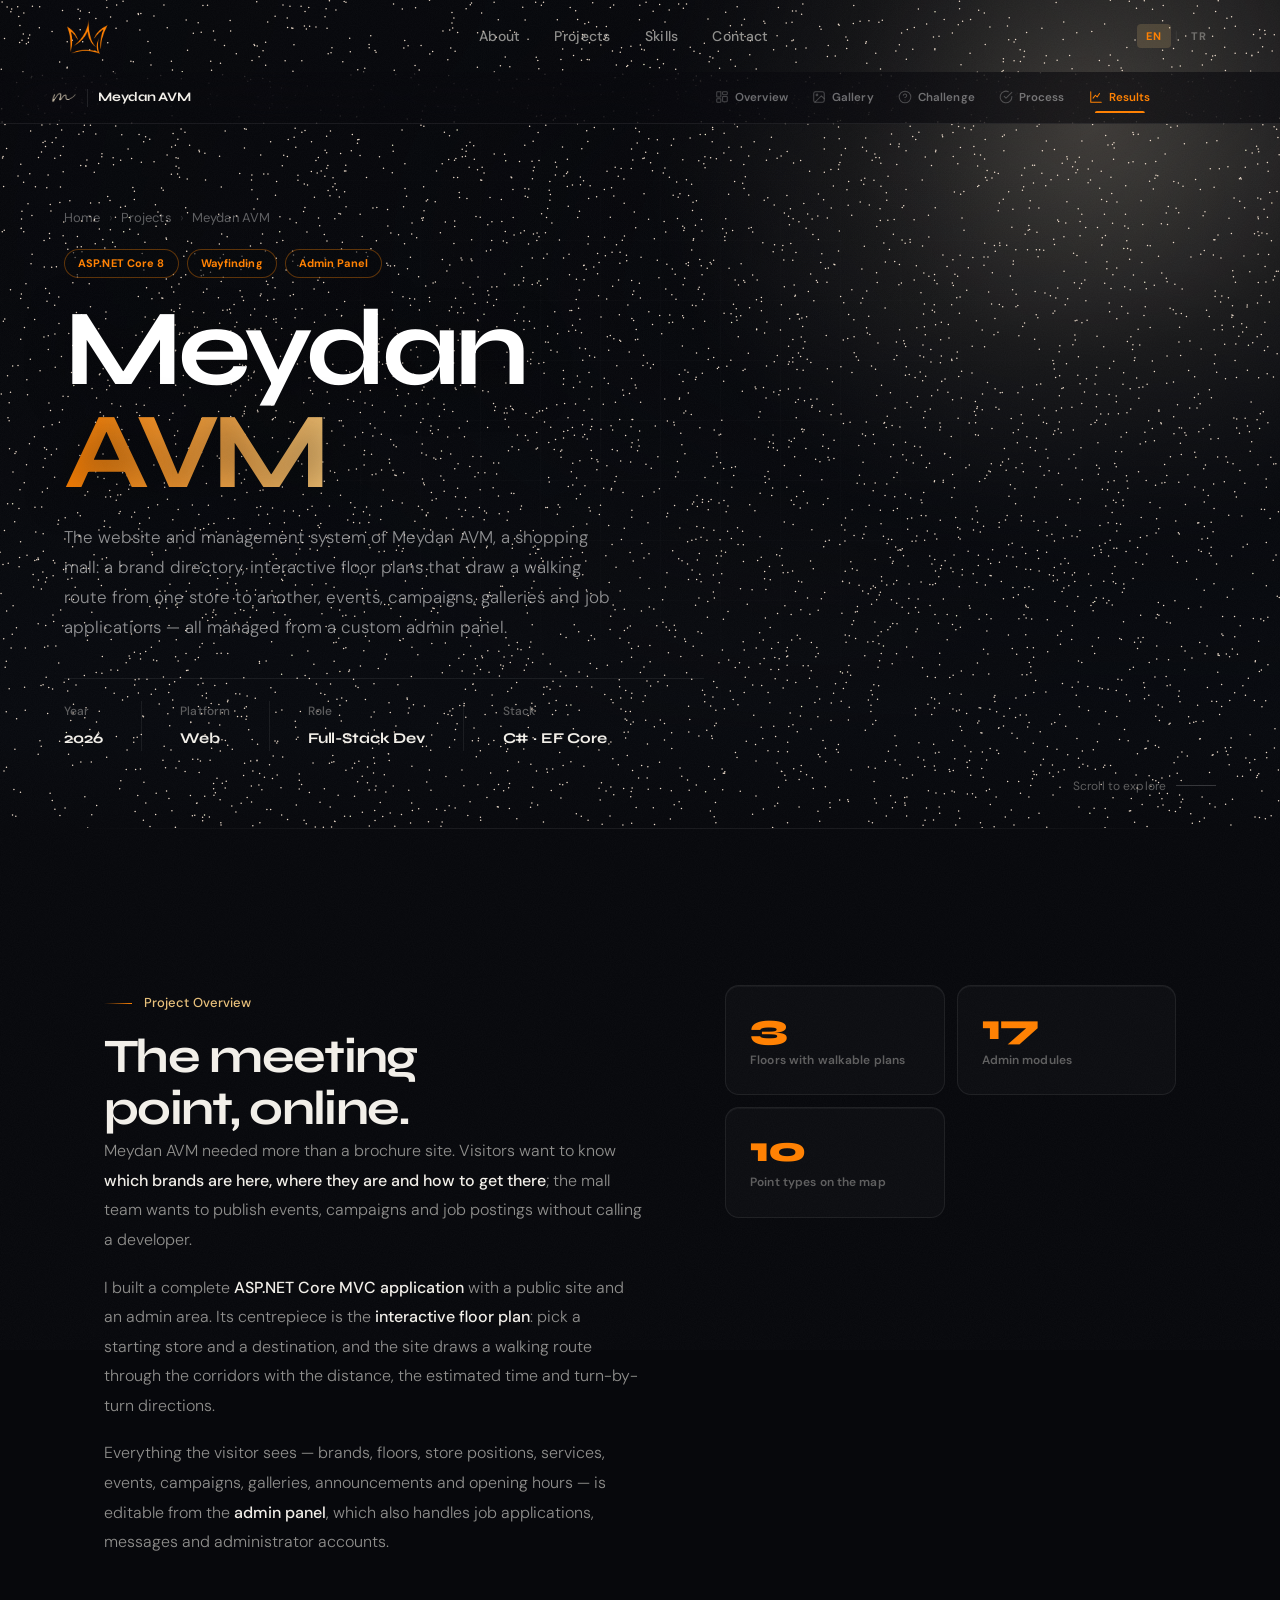
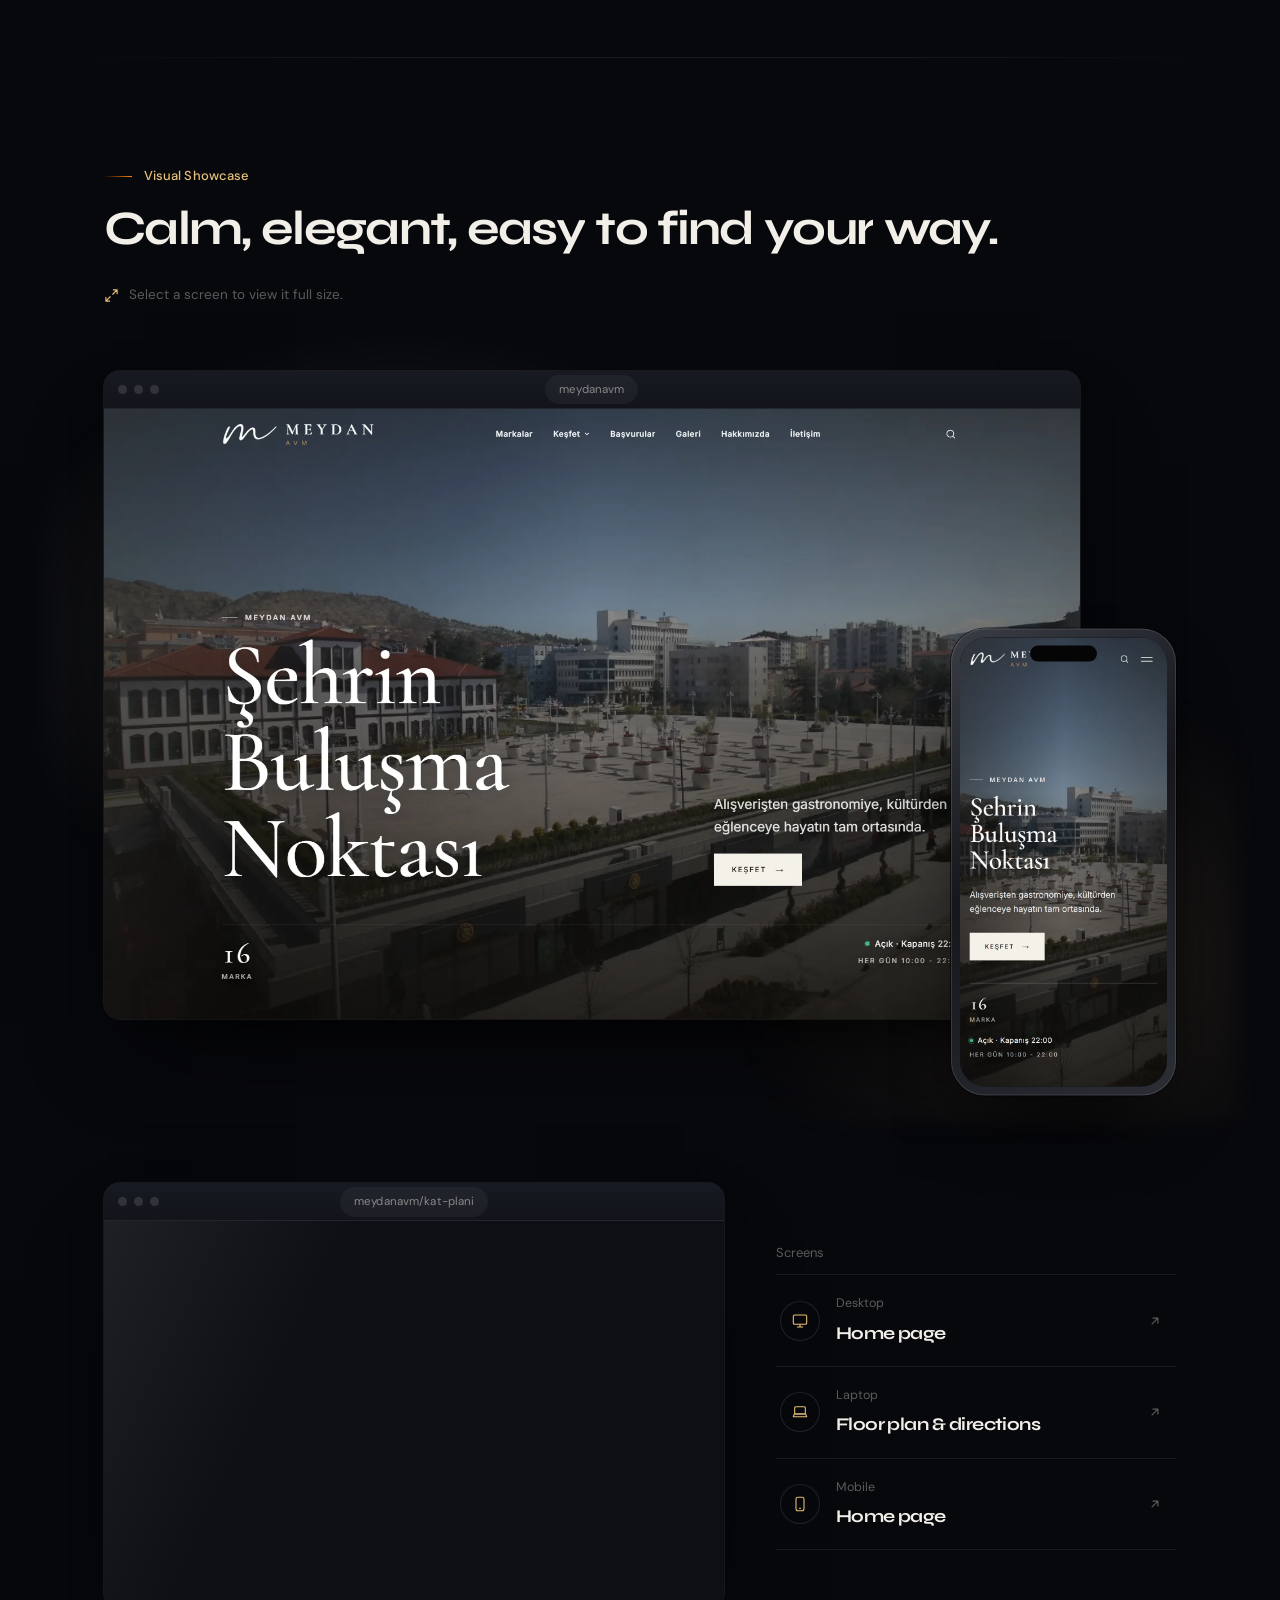
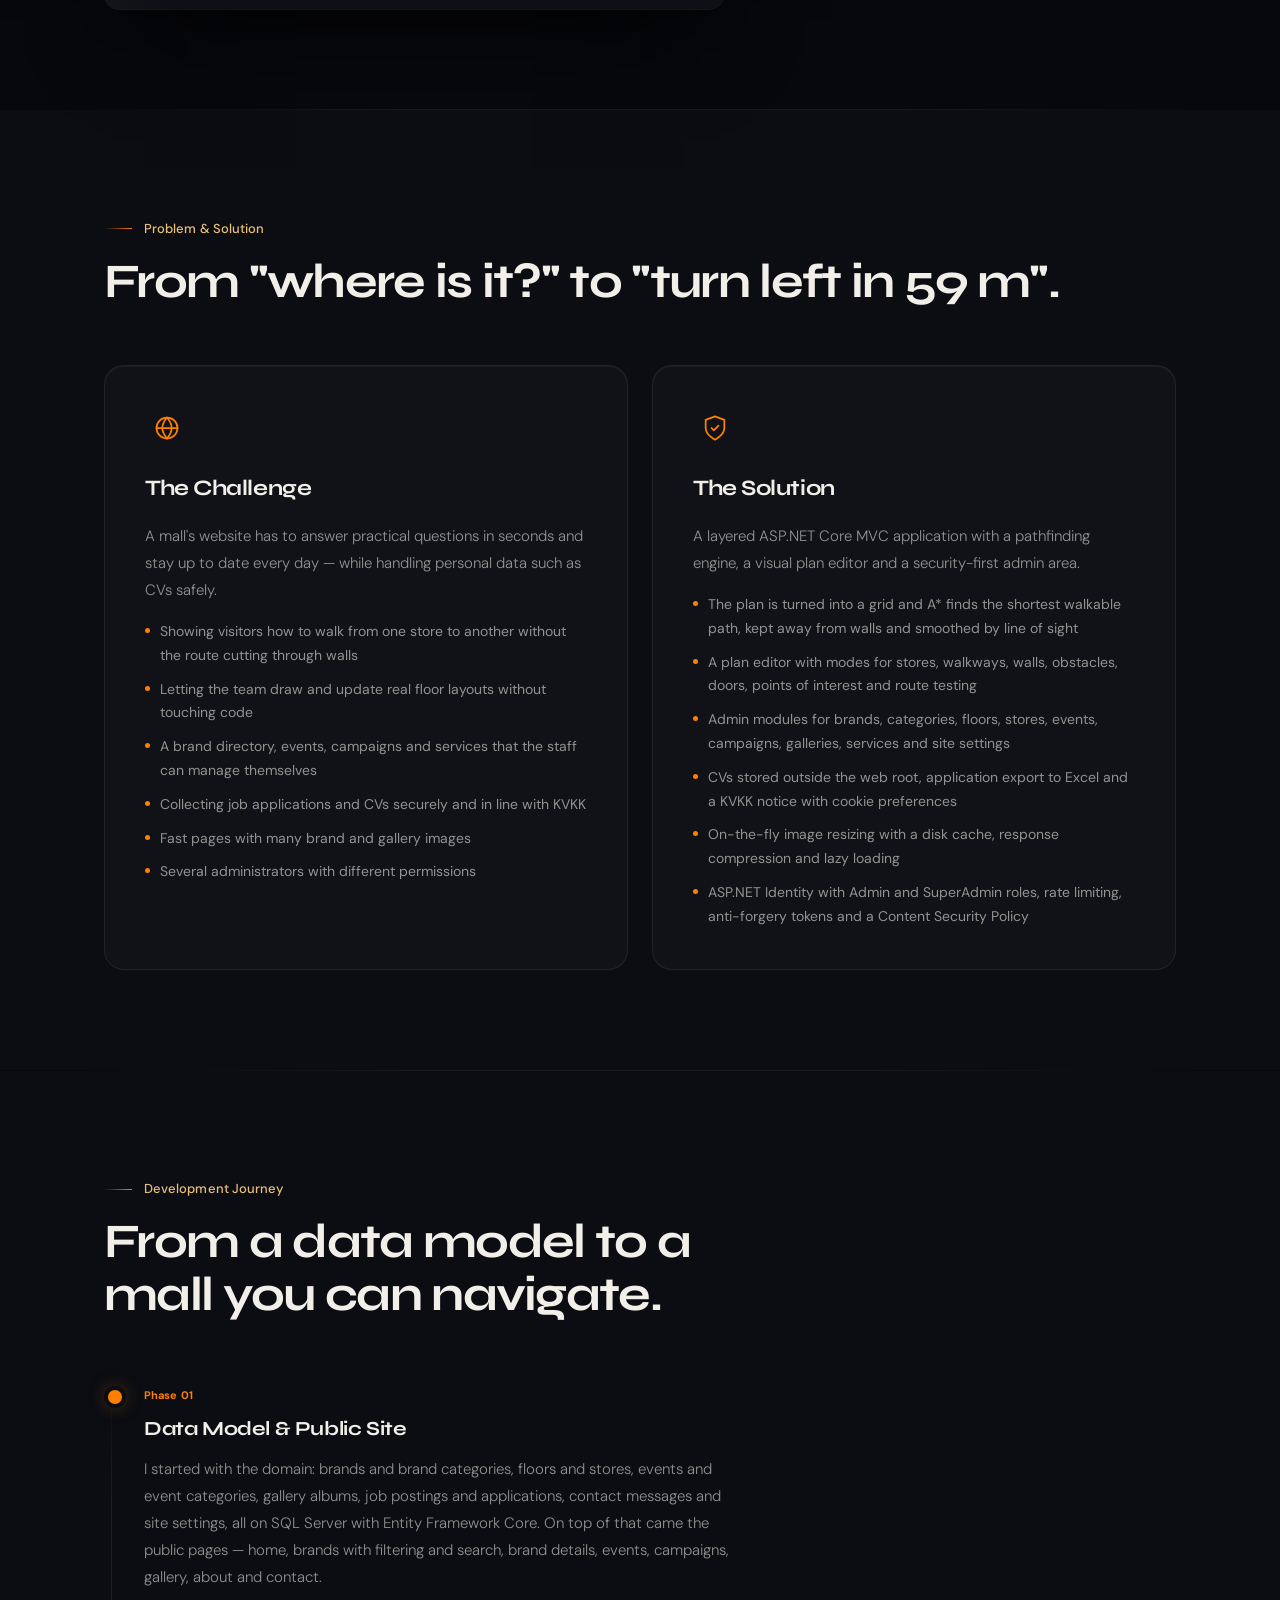
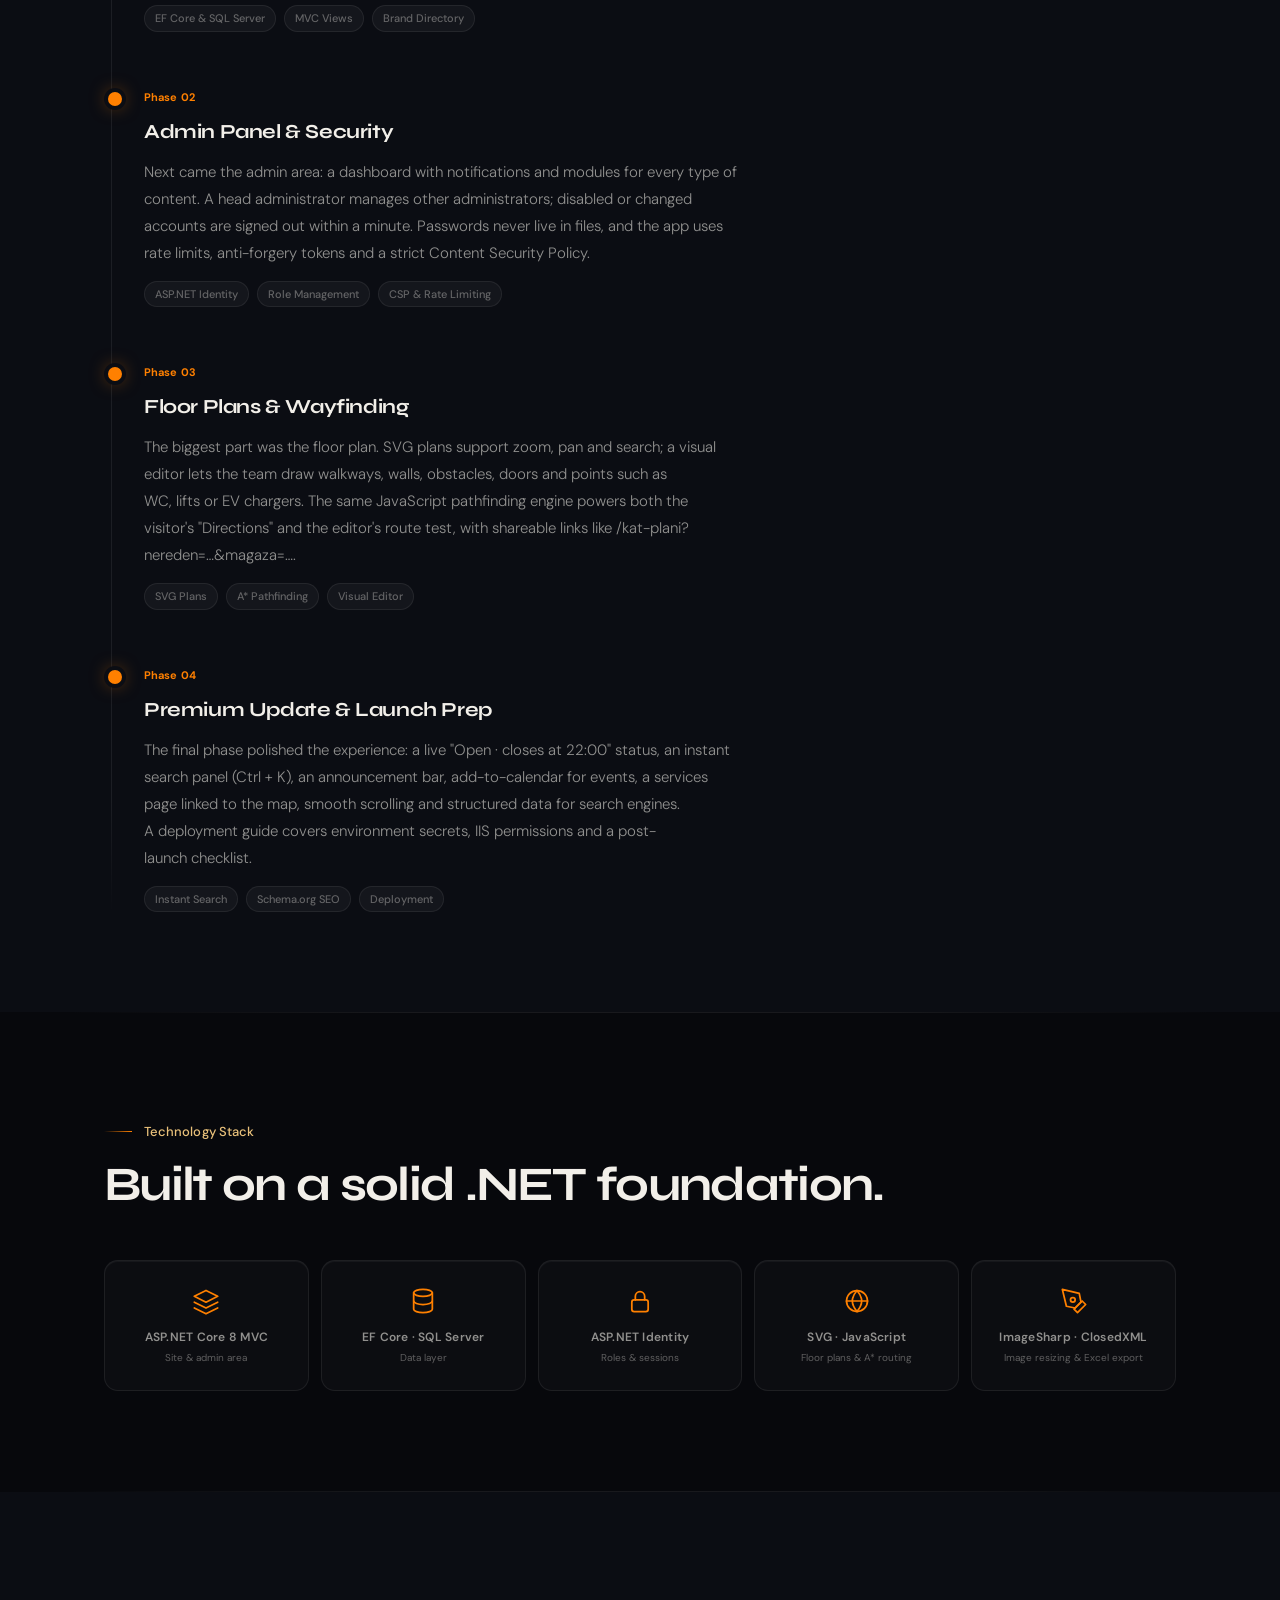
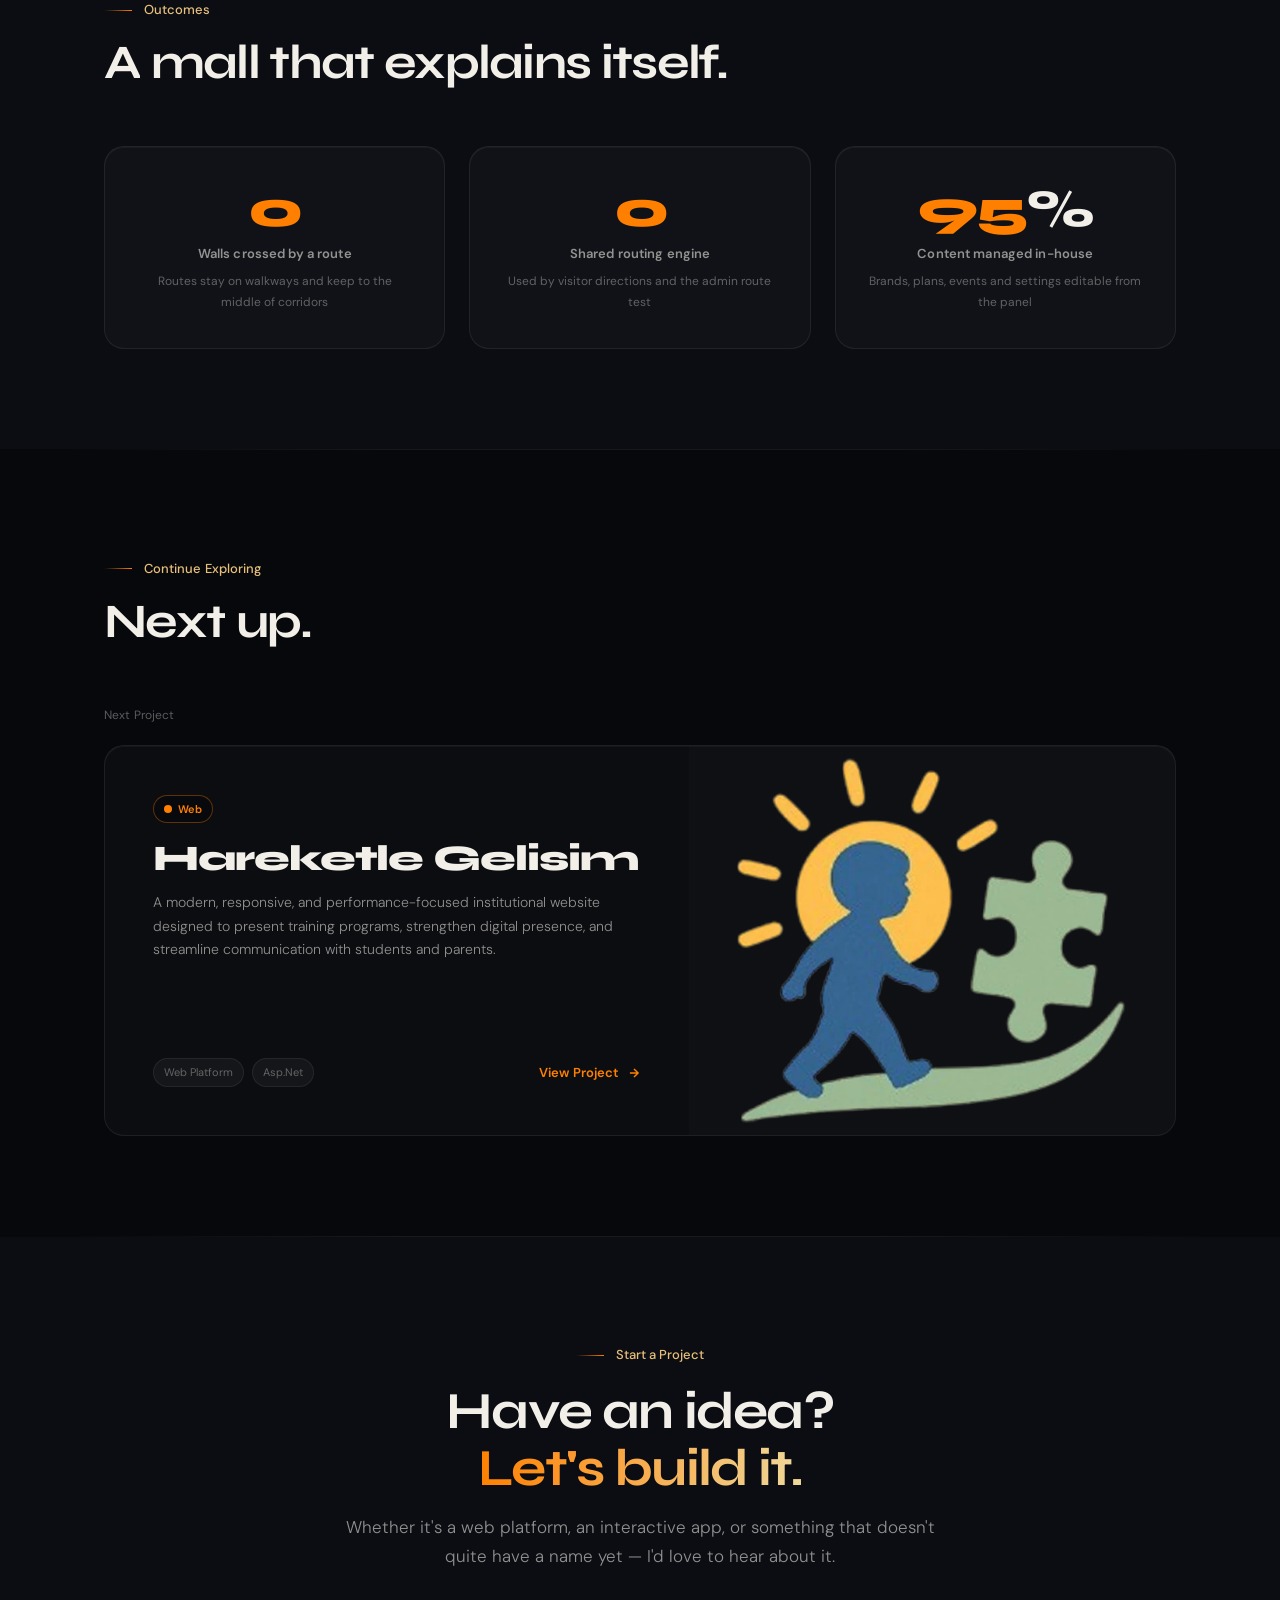
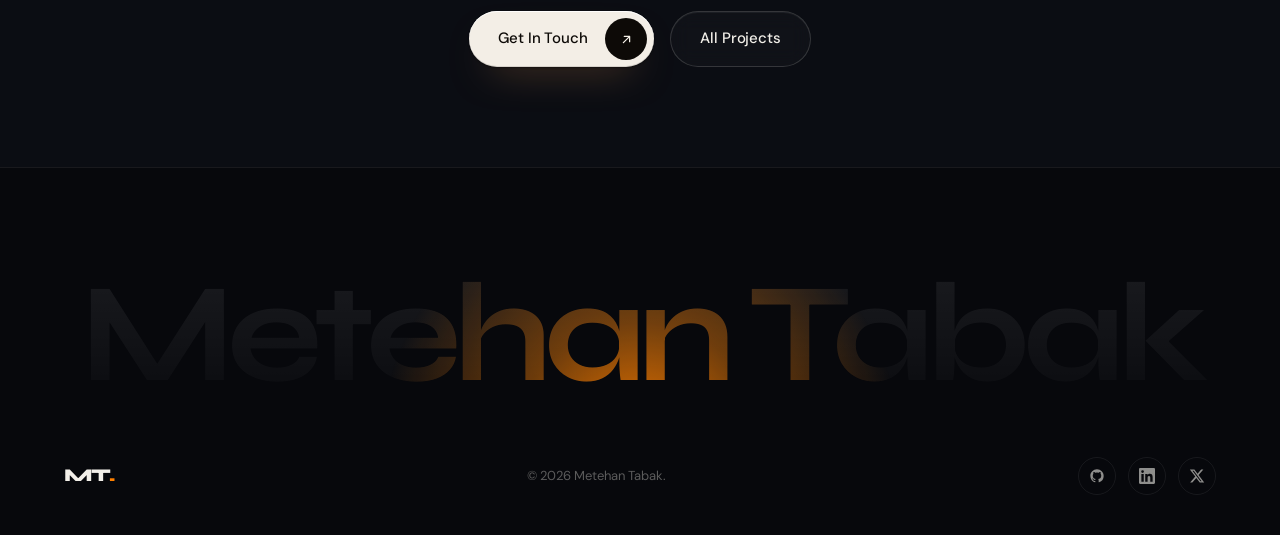
<file: MeydanAvm.html>
<!DOCTYPE html>
<html lang="en">
<head>
  <meta charset="UTF-8">
  <meta name="viewport" content="width=device-width, initial-scale=1.0">
  <title>Meydan AVM — Metehan Tabak</title>
  <meta name="description" content="Meydan AVM — the website and management system of a shopping mall: brand directory, interactive floor plans with store-to-store directions, events, job applications and an admin panel. Built with ASP.NET Core by Metehan Tabak.">
  <meta name="theme-color" content="#07080c">
  <link rel="icon" type="image/png" sizes="32x32" href="assets/img/favicon-32.png">
  <link rel="icon" type="image/png" sizes="192x192" href="assets/img/favicon.png">
  <link rel="apple-touch-icon" href="assets/img/apple-touch-icon.png">
  <link rel="preload" href="assets/fonts/syne-latin-wght-normal.woff2" as="font" type="font/woff2" crossorigin>
  <link rel="preload" href="assets/fonts/dm-sans-latin-wght-normal.woff2" as="font" type="font/woff2" crossorigin>
  <script>(function(d){d.classList.add('js');try{if(sessionStorage.getItem('mt_seen'))d.classList.add('pl-quick')}catch(e){}})(document.documentElement)</script>
  <noscript><style>#preloader{display:none!important}.reveal{opacity:1!important;transform:none!important}</style></noscript>
  <link rel="stylesheet" href="assets/css/MobileNav.css">
  <style>
    *, *::before, *::after { margin: 0; padding: 0; box-sizing: border-box; }
    :root {
      --bg: #080a0f;
      --bg2: #0d1017;
      --surface: rgba(255,255,255,0.03);
      --surface-hover: rgba(255,255,255,0.06);
      --border: rgba(255,255,255,0.06);
      --border-hover: rgba(255,255,255,0.14);
      --accent: #ff8000;
      --accent2: #FFB266;
      --accent-glow: rgba(232,192,122,0.18);
      --accent-glow-strong: rgba(232,192,122,0.35);
      --text: #f0f0ee;
      --text-muted: rgba(240,240,238,0.45);
      --text-dim: rgba(240,240,238,0.25);
      --font-display: 'Syne', sans-serif;
      --font-body: 'DM Sans', sans-serif;
    }
    html { scroll-behavior: smooth; }
    body { background: var(--bg); color: var(--text); font-family: var(--font-body); font-size: 16px; line-height: 1.7; overflow-x: hidden; }


    /* ── CUSTOM CURSOR ── */
    #cursor {
      position: fixed;
      top: 0; left: 0;
      width: 12px; height: 12px;
      background: var(--accent);
      border-radius: 50%;
      pointer-events: none;
      z-index: 9999;
      transform: translate(-50%, -50%);
      transition: width .2s, height .2s, background .2s, opacity .3s;
      mix-blend-mode: normal;
      opacity: 0;
    }
    #cursor-ring {
      position: fixed;
      top: 0; left: 0;
      width: 36px; height: 36px;
      border: 1.5px solid rgba(232,192,122,0.5);
      border-radius: 50%;
      pointer-events: none;
      z-index: 9998;
      transform: translate(-50%, -50%);
      transition: all .08s linear, opacity .3s;
      opacity: 0;
    }

    /* PRELOADER */
    #preloader { position: fixed; inset: 0; background: var(--bg); z-index: 99999; display: flex; align-items: center; justify-content: center; flex-direction: column; gap: 24px; transition: opacity .6s ease, visibility .6s ease; }
    #preloader.hidden { opacity: 0; visibility: hidden; }
    .preloader-logo { font-family: var(--font-display); font-size: 40px; font-weight: 800; letter-spacing: -0.03em; color: var(--text); }
    .preloader-logo span { color: var(--accent); }
    .preloader-bar-wrap { width: 200px; height: 2px; background: rgba(255,255,255,0.08); border-radius: 2px; overflow: hidden; }
    .preloader-bar { height: 100%; background: linear-gradient(90deg, var(--accent2), var(--accent)); width: 0%; animation: preload 1.4s cubic-bezier(.4,0,.2,1) forwards; }
    @keyframes preload { 0%{width:0%} 40%{width:60%} 80%{width:88%} 100%{width:100%} }

    /* NAV */
    nav { position: fixed; top: 0; left: 0; right: 0; z-index: 1000; padding: 0 clamp(24px,5vw,80px); height: 72px; display: flex; align-items: center; gap: 24px; transition: background .4s, backdrop-filter .4s; }
    nav.scrolled { background: rgba(8,10,15,0.85); backdrop-filter: blur(20px); border-bottom: 1px solid var(--border); }
    .nav-logo { text-decoration: none; flex: 0 0 auto; display: flex; align-items: center; }
    .nav-logo-img { height: 60px; width: auto; display: block; object-fit: contain; filter: brightness(1); transition: opacity .25s; }
    .nav-logo:hover .nav-logo-img { opacity: 0.8; }
    .nav-links { display: flex; align-items: center; gap: 40px; list-style: none; }
    .nav-links a { font-size: 14px; font-weight: 500; color: var(--text-muted); text-decoration: none; letter-spacing: 0.02em; transition: color .25s; position: relative; }
    .nav-links a::after { content:''; position:absolute; bottom:-4px; left:0; width:0; height:1px; background:var(--accent); transition:width .3s cubic-bezier(.4,0,.2,1); }
    .nav-links a:hover { color: var(--text); }
    .nav-links a:hover::after { width: 100%; }
    .hamburger { display: none; flex-direction: column; gap: 5px; background: none; border: none; padding: 4px; }
    .hamburger span { display: block; width: 22px; height: 1.5px; background: var(--text); border-radius: 2px; }

    /* ══ HERO ══ */
    #hero {
      position: relative;
      min-height: 92vh;
      display: flex;
      flex-direction: column;
      justify-content: flex-end;
      overflow: hidden;
    }

    /* subtle dark base */
    .hero-art {
      position: absolute; inset: 0; z-index: 0;
    }
    .hero-art::before {
      content: ''; position: absolute; inset: 0; z-index: 1; pointer-events: none;
      background:
        radial-gradient(ellipse 110% 70% at 50% 0%,   rgba(8,10,15,0.55) 0%, transparent 60%),
        radial-gradient(ellipse 100% 50% at 50% 100%,  rgba(8,10,15,0.95) 0%, rgba(8,10,15,0.6) 40%, transparent 70%);
    }
    .hero-art::after {
      content: ''; position: absolute; inset: 0; z-index: 2; pointer-events: none;
      background: linear-gradient(to top,
        var(--bg) 0%, rgba(8,10,15,0.96) 12%, rgba(8,10,15,0.80) 25%,
        rgba(8,10,15,0.45) 45%, rgba(8,10,15,0.15) 65%, transparent 80%);
    }
    .hero-noise { position: absolute; inset: 0; z-index: 3;
      background-image: url("data:image/svg+xml,%3Csvg viewBox='0 0 256 256' xmlns='http://www.w3.org/2000/svg'%3E%3Cfilter id='n'%3E%3CfeTurbulence type='fractalNoise' baseFrequency='0.9' numOctaves='4' stitchTiles='stitch'/%3E%3C/filter%3E%3Crect width='100%25' height='100%25' filter='url(%23n)' opacity='0.03'/%3E%3C/svg%3E");
      background-size: 200px; pointer-events: none; }
    .hero-grid { position: absolute; inset: 0; z-index: 3;
      background-image: linear-gradient(rgba(255,255,255,0.018) 1px, transparent 1px),
                        linear-gradient(90deg, rgba(255,255,255,0.018) 1px, transparent 1px);
      background-size: 60px 60px;
      mask-image: radial-gradient(ellipse 70% 70% at 50% 50%, black 0%, transparent 75%);
      pointer-events: none; }

    /* content strip — flex row: text left, logo right */
    .hero-content {
      position: relative; z-index: 10; width: 100%;
      padding: 0 clamp(28px,5vw,88px) clamp(52px,6vw,88px);
      opacity: 0; animation: fadeUp .9s ease .25s forwards;
      display: flex;
      align-items: flex-end;
      justify-content: space-between;
      gap: 0;
      overflow: visible;
    }
    /* text sits on top of the logo bleed */
    .hero-text {
      flex: 1; min-width: 0;
      position: relative; z-index: 2;
    }

    /* ── PARALLAX LOGO IMG ── */
    #heroLogoImg {
      flex-shrink: 0;
      width: clamp(1000px, 52vw, 720px);
      height: clamp(420px, 52vw, 720px);
      object-fit: contain;
      display: block;
      margin-right: 40px;
      opacity: 0;
      will-change: transform;
      position: relative; z-index: 1;
      transition: opacity 0.7s ease;
      pointer-events: none;
    }
    #heroLogoImg.loaded { opacity: 0.65; }
    @media (max-width: 768px) { #heroLogoImg { display: none; } }
    .hero-breadcrumb { display: flex; align-items: center; gap: 8px; font-size: 11px; color: rgba(255,255,255,.35); letter-spacing: 0.07em; text-transform: uppercase; margin-bottom: 20px; }
    .hero-breadcrumb a { color: rgba(255,255,255,.35); text-decoration: none; transition: color .2s; }
    .hero-breadcrumb a:hover { color: var(--accent); }
    .hero-breadcrumb-sep { opacity: .4; }
    .hero-tags { display: flex; gap: 8px; flex-wrap: wrap; margin-bottom: 20px; }
    .hero-tag { padding: 4px 13px; background: rgba(232,192,122,0.1); border: 1px solid rgba(232,192,122,0.22); border-radius: 100px; font-size: 10px; font-weight: 700; color: var(--accent); letter-spacing: 0.07em; text-transform: uppercase; }
    h1.hero-title { font-family: var(--font-display); font-size: clamp(52px, 9.5vw, 108px); font-weight: 800; line-height: .95; letter-spacing: -0.04em; color: #fff; margin-bottom: 20px; text-shadow: 0 4px 40px rgba(0,0,0,.5); }
    h1.hero-title span { display: block; background: linear-gradient(90deg, var(--accent) 0%, #f0d89a 55%, var(--accent2) 100%); -webkit-background-clip: text; -webkit-text-fill-color: transparent; background-clip: text; }
    .hero-desc { font-size: clamp(14px, 1.6vw, 17px); color: rgba(255,255,255,.55); max-width: 560px; line-height: 1.75; font-weight: 300; margin-bottom: 36px; }
    .hero-meta { display: flex; gap: 48px; flex-wrap: wrap; }
    .meta-label { font-size: 10px; letter-spacing: 0.1em; text-transform: uppercase; color: var(--text-dim); font-weight: 600; margin-bottom: 4px; }
    .meta-value { font-family: var(--font-display); font-size: 15px; font-weight: 700; color: var(--text); letter-spacing: -0.01em; }
    .hero-scroll { position: absolute; bottom: 32px; right: clamp(24px,5vw,80px); display: flex; align-items: center; gap: 10px; font-size: 11px; letter-spacing: 0.1em; text-transform: uppercase; color: var(--text-dim); opacity: 0; animation: fadeUp .8s ease 1s forwards; }
    .scroll-line { width: 40px; height: 1px; background: rgba(255,255,255,.18); overflow: hidden; position: relative; }
    .scroll-line::after { content:''; position:absolute; left:-100%; top:0; width:100%; height:100%; background:var(--accent); animation: lineSlide 2.2s ease 1.8s infinite; }
    @keyframes lineSlide { 0%{left:-100%} 50%{left:0%} 100%{left:100%} }
    @keyframes fadeUp { from{opacity:0;transform:translateY(28px)} to{opacity:1;transform:translateY(0)} }

    /* DIVIDER */
    .section-divider { height: 1px; background: linear-gradient(90deg, transparent, var(--border) 30%, var(--border) 70%, transparent); margin: 0 clamp(24px,5vw,80px); }

    /* SECTION BASE */
    .section-wrap { max-width: 1200px; margin: 0 auto; padding: 100px clamp(24px,5vw,80px); }
    .section-label { display: inline-flex; align-items: center; gap: 10px; font-size: 11px; letter-spacing: 0.12em; text-transform: uppercase; color: var(--accent); font-weight: 600; margin-bottom: 16px; }
    .section-label::before { content:''; display:block; width:24px; height:1px; background:var(--accent); }
    .section-title { font-family: var(--font-display); font-size: clamp(28px,4.5vw,48px); font-weight: 800; letter-spacing: -0.03em; line-height: 1.1; color: var(--text); }

    /* REVEAL */
    .reveal { opacity: 0; transform: translateY(32px); transition: opacity .8s cubic-bezier(.4,0,.2,1), transform .8s cubic-bezier(.4,0,.2,1); }
    .reveal.visible { opacity: 1; transform: translateY(0); }
    .reveal-delay-1 { transition-delay: .1s; }
    .reveal-delay-2 { transition-delay: .2s; }
    .reveal-delay-3 { transition-delay: .3s; }
    .reveal-delay-4 { transition-delay: .4s; }

    /* OVERVIEW */
    #overview { background: var(--bg); }
    .overview-grid { display: grid; grid-template-columns: 1.2fr 1fr; gap: 80px; align-items: start; margin-top: 56px; }
    .overview-body { font-size: 16px; color: var(--text-muted); line-height: 1.85; font-weight: 300; }
    .overview-body p + p { margin-top: 18px; }
    .overview-body strong { color: var(--text); font-weight: 500; }
    .stat-card { padding: 24px; background: var(--surface); border: 1px solid var(--border); border-radius: 14px; transition: all .3s; }
    .stat-card:hover { background: var(--surface-hover); border-color: var(--border-hover); transform: translateX(4px); }
    .stat-card-num { font-family: var(--font-display); font-size: 36px; font-weight: 800; letter-spacing: -0.04em; color: var(--text); line-height: 1; }
    .stat-card-num span { color: var(--accent); }
    .stat-card-label { font-size: 12px; letter-spacing: 0.06em; text-transform: uppercase; color: var(--text-dim); margin-top: 4px; font-weight: 600; }
    .stat-row { display: grid; grid-template-columns: 1fr 1fr; gap: 12px; }

    /* CHALLENGE / SOLUTION */
    #challenge { background: var(--bg2); }
    .cs-grid { display: grid; grid-template-columns: 1fr 1fr; gap: 24px; margin-top: 56px; }
    .cs-card { padding: 40px; background: var(--surface); border: 1px solid var(--border); border-radius: 20px; transition: all .4s; }
    .cs-card:hover { background: var(--surface-hover); border-color: var(--border-hover); transform: translateY(-4px); }
    .cs-icon { width:44px; height:44px; display:flex; align-items:center; justify-content:center; color:var(--accent); margin-bottom:20px; }
    .cs-title { font-family: var(--font-display); font-size: 22px; font-weight: 700; color: var(--text); letter-spacing: -0.02em; margin-bottom: 16px; }
    .cs-body { font-size: 15px; color: var(--text-muted); line-height: 1.8; font-weight: 300; }
    .cs-list { margin-top: 16px; display: flex; flex-direction: column; gap: 10px; }
    .cs-item { display: flex; align-items: flex-start; gap: 10px; font-size: 14px; color: var(--text-muted); }
    .cs-item::before { content:''; display:block; width:5px; height:5px; border-radius:50%; background:var(--accent); margin-top:8px; flex-shrink:0; }

        /* GALLERY */
    #gallery { background: var(--bg); }

    /* ── Gallery Layout ── */
    .gallery-showcase { display: flex; flex-direction: column; gap: 32px; margin-top: 56px; }

    /* Row wrappers */
    .gallery-row { display: flex; gap: 24px; align-items: stretch; }

    /* ── DEVICE LABEL ── */
    .device-label {
      display: inline-flex; align-items: center; gap: 6px;
      font-size: 10px; font-weight: 700; letter-spacing: 0.1em; text-transform: uppercase;
      color: var(--text-dim); margin-bottom: 10px;
    }
    .device-label svg { opacity: .55; }

    /* ── DESKTOP FRAME ── */
    .device-desktop {
      flex: 1; min-width: 0;
      transition: transform .4s cubic-bezier(.4,0,.2,1);
    }
    .device-desktop:hover { transform: translateY(-5px); }

    .browser-frame {
      border-radius: 14px; overflow: hidden;
      border: 1px solid var(--border-hover);
      background: #1a1d24;
      box-shadow: 0 24px 64px rgba(0,0,0,0.55), 0 0 0 1px rgba(255,255,255,0.04);
      transition: box-shadow .4s, border-color .4s;
    }
    .device-desktop:hover .browser-frame {
      box-shadow: 0 32px 80px rgba(0,0,0,0.65), 0 0 0 1px rgba(232,192,122,0.14);
      border-color: rgba(232,192,122,0.2);
    }
    .browser-bar {
      height: 36px; background: #141720;
      border-bottom: 1px solid rgba(255,255,255,0.06);
      display: flex; align-items: center; padding: 0 14px; gap: 7px; flex-shrink: 0;
    }
    .browser-dot {
      width: 10px; height: 10px; border-radius: 50%; flex-shrink: 0;
    }
    .browser-dot:nth-child(1) { background: #ff5f57; }
    .browser-dot:nth-child(2) { background: #febc2e; }
    .browser-dot:nth-child(3) { background: #28c840; }
    .browser-url {
      flex: 1; height: 20px; background: rgba(255,255,255,0.05);
      border-radius: 4px; margin: 0 10px; display: flex; align-items: center;
      padding: 0 8px; gap: 6px;
    }
    .browser-url-lock { width: 8px; height: 8px; opacity: .4; }
    .browser-url-text {
      font-size: 10px; color: rgba(255,255,255,0.3); letter-spacing: 0.02em;
      white-space: nowrap; overflow: hidden; text-overflow: ellipsis;
    }
    .browser-screen {
      width: 100%; aspect-ratio: 16/10; overflow: hidden;
      position: relative; display: block;
    }
    .browser-screen img {
      width: 100%; height: 100%; object-fit: cover; object-position: top center;
      display: block; transition: transform .6s cubic-bezier(.4,0,.2,1);
    }
    .device-desktop:hover .browser-screen img { transform: scale(1.03); }

    /* ── MOBILE FRAME ── */
    .device-mobile {
      flex: 0 0 auto; width: 190px;
      transition: transform .4s cubic-bezier(.4,0,.2,1);
    }
    .device-mobile:hover { transform: translateY(-5px); }

    .phone-frame {
      border-radius: 30px; overflow: hidden;
      border: 2px solid rgba(255,255,255,0.1);
      background: #111318;
      box-shadow: 0 24px 64px rgba(0,0,0,0.6), inset 0 1px 0 rgba(255,255,255,0.08), 0 0 0 1px rgba(255,255,255,0.04);
      transition: box-shadow .4s, border-color .4s;
      position: relative;
    }
    .device-mobile:hover .phone-frame {
      box-shadow: 0 32px 80px rgba(0,0,0,0.7), inset 0 1px 0 rgba(255,255,255,0.1), 0 0 0 1px rgba(232,192,122,0.18);
      border-color: rgba(232,192,122,0.25);
    }
    .phone-notch {
      height: 28px; background: #111318;
      display: flex; align-items: center; justify-content: center;
      position: relative; z-index: 2; flex-shrink: 0;
    }
    .phone-notch-pill {
      width: 72px; height: 12px; background: #0d1017; border-radius: 8px;
    }
    .phone-screen {
      width: 100%; aspect-ratio: 9/19; overflow: hidden; display: block;
      background: #0d1017;
    }
    .phone-screen img {
      width: 100%; height: 100%; object-fit: cover; object-position: top center;
      display: block; transition: transform .6s cubic-bezier(.4,0,.2,1);
    }
    .device-mobile:hover .phone-screen img { transform: scale(1.03); }
    .phone-home {
      height: 24px; display: flex; align-items: center; justify-content: center;
      flex-shrink: 0;
    }
    .phone-home-bar {
      width: 52px; height: 4px; border-radius: 3px; background: rgba(255,255,255,0.18);
    }

    @media (max-width: 900px) {
      .gallery-row { flex-direction: column; }
      .device-mobile { width: 100%; max-width: 220px; margin: 0 auto; }
    }
    @media (max-width: 560px) {
      .device-mobile { width: 180px; }
    }

    /* old classes kept for compatibility */
    .gallery-grid { display: none; }
    .gallery-item { display: none; }
    .gallery-caption { font-family: var(--font-display); font-size: 14px; font-weight: 700; color: var(--text); letter-spacing: -0.01em; }
    .gallery-sub { font-size: 12px; color: var(--text-dim); }

    /* PROCESS */
    #process { background: var(--bg2); }
    .process-timeline { position: relative; margin-top: 64px; padding-left: 40px; }
    .process-timeline::before { content:''; position:absolute; left:7px; top:0; bottom:0; width:1px; background:linear-gradient(to bottom, transparent, var(--border) 10%, var(--border) 90%, transparent); }
    .process-step { position: relative; padding-bottom: 56px; }
    .process-step:last-child { padding-bottom: 0; }
    .process-dot { position: absolute; left: -36px; top: 4px; width: 14px; height: 14px; border-radius: 50%; border: 2px solid var(--accent); background: var(--bg2); transition: all .3s; }
    .process-step:hover .process-dot { background: var(--accent); box-shadow: 0 0 16px var(--accent-glow); }
    .process-num { font-size: 11px; font-weight: 700; color: var(--accent); letter-spacing: 0.1em; text-transform: uppercase; margin-bottom: 8px; }
    .process-title { font-family: var(--font-display); font-size: 20px; font-weight: 700; color: var(--text); letter-spacing: -0.02em; margin-bottom: 10px; }
    .process-body { font-size: 15px; color: var(--text-muted); line-height: 1.8; font-weight: 300; max-width: 600px; }
    .process-tags { display: flex; gap: 8px; flex-wrap: wrap; margin-top: 14px; }
    .ptag { padding: 3px 10px; background: rgba(255,255,255,0.04); border: 1px solid var(--border); border-radius: 100px; font-size: 11px; color: var(--text-dim); font-weight: 500; }

    /* TECH */
    #tech { background: var(--bg); }
    .tech-grid { display: grid; grid-template-columns: repeat(5, 1fr); gap: 12px; margin-top: 48px; }
    .tech-item { padding: 24px 16px; background: var(--surface); border: 1px solid var(--border); border-radius: 14px; text-align: center; transition: all .3s cubic-bezier(.4,0,.2,1); display:flex; flex-direction:column; align-items:center; }
    .tech-item:hover { background: var(--surface-hover); border-color: rgba(232,192,122,0.25); transform: translateY(-4px); box-shadow: 0 8px 24px rgba(0,0,0,0.3), 0 0 0 1px rgba(232,192,122,0.1); }
    .tech-icon { width:32px; height:32px; display:flex; align-items:center; justify-content:center; color:var(--accent); margin:0 auto 10px auto; }
    .tech-label { font-size: 12px; font-weight: 600; color: var(--text-muted); letter-spacing: 0.02em; }
    .tech-sub { font-size: 10px; color: var(--text-dim); margin-top: 2px; }

    /* RESULTS */
    #results { background: var(--bg2); }
    .results-grid { display: grid; grid-template-columns: repeat(3, 1fr); gap: 24px; margin-top: 56px; }
    .result-card { padding: 36px 32px; background: var(--surface); border: 1px solid var(--border); border-radius: 20px; text-align: center; transition: all .4s; position: relative; overflow: hidden; }
    .result-card::before { content:''; position:absolute; inset:0; background:radial-gradient(circle at 50% 0%, var(--accent-glow) 0%, transparent 70%); opacity:0; transition:opacity .4s; }
    .result-card:hover { background: var(--surface-hover); border-color: rgba(232,192,122,0.2); transform: translateY(-6px); box-shadow: 0 16px 48px rgba(0,0,0,0.4); }
    .result-card:hover::before { opacity: 1; }
    .result-num { font-family: var(--font-display); font-size: 52px; font-weight: 800; letter-spacing: -0.04em; color: var(--text); line-height: 1; position: relative; }
    .result-num span { color: var(--accent); }
    .result-label { font-size: 13px; font-weight: 600; color: var(--text-muted); margin-top: 8px; letter-spacing: 0.02em; position: relative; }
    .result-desc { font-size: 12px; color: var(--text-dim); margin-top: 6px; position: relative; }

    /* NEXT PROJECT */
    #next { background: var(--bg); }
    .next-inner { margin-top: 56px; }
    .next-label { font-size: 12px; letter-spacing: 0.1em; text-transform: uppercase; color: var(--text-dim); margin-bottom: 20px; }
    .next-card { display: grid; grid-template-columns: 1.2fr 1fr; border: 1px solid var(--border); border-radius: 20px; overflow: hidden; transition: all .4s cubic-bezier(.4,0,.2,1); text-decoration: none; background: var(--surface); transform-style: preserve-3d; }
    .next-card:hover { border-color: rgba(232,192,122,0.25); background: var(--surface-hover); transform: perspective(1200px) translateY(-8px); box-shadow: 0 24px 80px rgba(0,0,0,0.5), 0 0 0 1px rgba(232,192,122,0.1); }
    .next-card-content { padding: 48px; display: flex; flex-direction: column; justify-content: space-between; }
    .next-card-badge { display: inline-flex; align-items: center; gap: 6px; padding: 4px 10px; background: var(--accent-glow); border: 1px solid rgba(232,192,122,0.25); border-radius: 100px; font-size: 10px; font-weight: 600; color: var(--accent); letter-spacing: 0.08em; text-transform: uppercase; margin-bottom: 16px; }
    .next-card-title { font-family: var(--font-display); font-size: clamp(22px,3.5vw,36px); font-weight: 800; color: var(--text); letter-spacing: -0.03em; line-height: 1.1; margin-bottom: 12px; }
    .next-card-desc { font-size: 14px; color: var(--text-muted); line-height: 1.7; font-weight: 300; }
    .next-card-bottom { margin-top: 32px; display: flex; align-items: center; justify-content: space-between; }
    .next-card-tags { display: flex; gap: 8px; flex-wrap: wrap; }
    .ntag { padding: 4px 10px; background: rgba(255,255,255,0.04); border: 1px solid var(--border); border-radius: 100px; font-size: 11px; color: var(--text-dim); }
    .next-arrow { display: flex; align-items: center; gap: 8px; font-size: 13px; font-weight: 600; color: var(--accent); letter-spacing: 0.04em; text-transform: uppercase; transition: gap .2s; }
    .next-card:hover .next-arrow { gap: 14px; }
    .next-card-visual { background: linear-gradient(135deg, rgba(44, 44, 44, 0.1) 100%, rgba(70,70,70,0.06) 0%); display: flex; align-items: center; justify-content: center; font-size: 80px; min-height: 240px; }
    .next-card-visual-emoji { transition: transform .5s cubic-bezier(.4,0,.2,1); }
    .next-card:hover .next-card-visual-emoji { transform: scale(1.1) rotate(-5deg); }
    .next-card-img { max-width: 80%; height: auto; object-fit: contain; transition: transform .5s cubic-bezier(.4,0,.2,1); }
    .next-card:hover .next-card-img { transform: scale(1.1); }

    /* CTA */
    #cta { background: var(--bg2); }
    .cta-inner { text-align: center; max-width: 600px; margin: 0 auto; }
    .cta-title { font-family: var(--font-display); font-size: clamp(28px,5vw,52px); font-weight: 800; letter-spacing: -0.03em; line-height: 1.1; color: var(--text); margin-bottom: 16px; }
    .cta-title span { background: linear-gradient(90deg, var(--accent) 0%, #f0d89a 100%); -webkit-background-clip: text; -webkit-text-fill-color: transparent; background-clip: text; }
    .cta-desc { font-size: 17px; color: var(--text-muted); line-height: 1.7; font-weight: 300; margin-bottom: 40px; }
    .cta-btns { display: flex; gap: 16px; justify-content: center; flex-wrap: wrap; }
    .btn-primary { display: inline-flex; align-items: center; gap: 10px; padding: 14px 30px; background: var(--accent); color: #080a0f; font-family: var(--font-body); font-size: 14px; font-weight: 600; letter-spacing: 0.01em; border-radius: 8px; border: none; text-decoration: none; transition: all .3s cubic-bezier(.4,0,.2,1); position: relative; overflow: hidden; }
    .btn-primary::before { content:''; position:absolute; inset:0; background:rgba(255,255,255,0.15); opacity:0; transition:opacity .3s; }
    .btn-primary:hover { transform: translateY(-2px); box-shadow: 0 8px 30px var(--accent-glow-strong); }
    .btn-primary:hover::before { opacity: 1; }
    .btn-secondary { display: inline-flex; align-items: center; gap: 10px; padding: 14px 30px; background: transparent; color: var(--text); font-family: var(--font-body); font-size: 14px; font-weight: 500; border-radius: 8px; border: 1px solid var(--border-hover); text-decoration: none; transition: all .3s; }
    .btn-secondary:hover { border-color: rgba(255,255,255,0.25); background: rgba(255,255,255,0.04); transform: translateY(-2px); }

    /* FOOTER */
    footer { border-top: 1px solid var(--border); padding: 40px clamp(24px,5vw,80px); display: flex; align-items: center; justify-content: space-between; flex-wrap: wrap; gap: 20px; }
    .footer-logo { font-family: var(--font-display); font-size: 18px; font-weight: 800; letter-spacing: -0.03em; color: var(--text); text-decoration: none; }
    .footer-logo span { color: var(--accent); }
    .footer-copy { font-size: 13px; color: var(--text-dim); }
    .footer-socials { display: flex; gap: 12px; }
    .social-btn { width: 38px; height: 38px; border: 1px solid var(--border); border-radius: 8px; display: flex; align-items: center; justify-content: center; color: var(--text-muted); text-decoration: none; transition: all .3s; }
    .social-btn:hover { border-color: var(--accent); color: var(--accent); background: var(--accent-glow); transform: translateY(-2px); }

    /* BACK TO TOP */
    #btt { position: fixed; bottom: 32px; right: 32px; width: 44px; height: 44px; background: var(--surface); border: 1px solid var(--border); border-radius: 10px; display: flex; align-items: center; justify-content: center; color: var(--text-muted); text-decoration: none; font-size: 18px; transition: all .3s; opacity: 0; pointer-events: none; z-index: 100; transform: translateY(10px); }
    #btt.visible { opacity: 1; pointer-events: all; transform: translateY(0); }
    #btt:hover { border-color: var(--accent); color: var(--accent); background: var(--accent-glow); }

    ::-webkit-scrollbar { width: 4px; }
    ::-webkit-scrollbar-track { background: var(--bg); }
    ::-webkit-scrollbar-thumb { background: rgba(232,192,122,0.2); border-radius: 2px; }
    ::selection { background: rgba(232,192,122,0.2); color: var(--text); }

    /* ══ STICKY PROJECT BAR ══ */
    #project-bar {
      position: fixed;
      top: 72px; left: 0; right: 0;
      height: 52px;
      z-index: 900;
      display: flex;
      align-items: center;
      padding: 0 clamp(20px,4vw,72px);
      background: rgba(8,10,15,0.94);
      backdrop-filter: blur(24px);
      -webkit-backdrop-filter: blur(24px);
      border-bottom: 1px solid rgba(255,255,255,0.06);
      /* Tamamen viewport dışına çek */
      transform: translateY(calc(-100% - 72px));
      opacity: 0;
      transition: transform 0.42s cubic-bezier(.4,0,.2,1), opacity 0.38s ease;
      pointer-events: none;
    }
    #project-bar.visible {
      transform: translateY(0);
      opacity: 1;
      pointer-events: all;
    }

    /* Scroll progress bar */
    #project-bar::after {
      content: '';
      position: absolute;
      bottom: 0; left: 0;
      height: 2px;
      width: var(--scroll-pct, 0%);
      background: linear-gradient(90deg, var(--accent2), var(--accent));
      transition: width 0.1s linear;
      border-radius: 0 2px 2px 0;
    }

    .pbar-left {
      display: flex; align-items: center; gap: 10px;
      flex: 0 0 auto; min-width: 0;
    }
    .pbar-logo { width: 26px; height: 26px; object-fit: contain; border-radius: 6px; opacity: 0.85; }
    .pbar-divider { width: 1px; height: 18px; background: rgba(255,255,255,0.1); flex-shrink: 0; }
    .pbar-name { font-family: var(--font-display); font-size: 13px; font-weight: 700; color: var(--text); letter-spacing: -0.02em; white-space: nowrap; }

    /* ── CENTERED pbar-nav ── */
    .pbar-nav-wrap {
      position: absolute;
      top: 0; bottom: 0;
      left: 50%;
      transform: translateX(-50%);
      display: flex;
      align-items: center;
    }
    .pbar-nav {
      display: flex;
      align-items: center;
      gap: 2px;
      height: 100%;
    }
    .pbar-btn {
      display: flex; align-items: center; gap: 6px;
      padding: 5px 11px; border-radius: 7px;
      color: rgba(255,255,255,0.4);
      text-decoration: none; font-size: 11.5px; font-weight: 600;
      letter-spacing: 0.01em; white-space: nowrap;
      transition: color .22s, background .22s;
      border: none; background: transparent;
      position: relative;
    }
    .pbar-btn::after {
      content: '';
      position: absolute;
      bottom: -1px; left: 50%;
      transform: translateX(-50%) scaleX(0);
      width: 60%; height: 2px;
      background: var(--accent);
      border-radius: 2px 2px 0 0;
      transition: transform .25s cubic-bezier(.4,0,.2,1), opacity .25s;
      opacity: 0;
    }
    .pbar-btn svg { flex-shrink: 0; opacity: 0.6; transition: opacity .22s, color .22s; }
    .pbar-btn:hover { color: var(--text); background: rgba(255,255,255,0.05); }
    .pbar-btn:hover svg { opacity: 1; }
    .pbar-btn.active { color: var(--accent); }
    .pbar-btn.active::after { transform: translateX(-50%) scaleX(1); opacity: 1; }
    .pbar-btn.active svg { opacity: 1; color: var(--accent); }

    /* Mirror of pbar-left — nav'ı gerçekten ortalar */
    .pbar-right { flex: 0 0 auto; visibility: hidden; display: flex; align-items: center; gap: 10px; }
    .pbar-right .pbar-logo { width: 26px; height: 26px; }
    .pbar-right .pbar-divider { width: 1px; height: 18px; }
    .pbar-right .pbar-name { font-size: 13px; }

    /* spacer to balance flex layout so brand doesn't shift nav */
    .pbar-right { flex-shrink: 0; width: 0; }

    /* RESPONSIVE */
    @media(max-width:1024px) {
      .overview-grid { grid-template-columns: 1fr; gap: 48px; }
      .cs-grid { grid-template-columns: 1fr; }
      .gallery-grid { grid-template-columns: 1fr; }
      .gallery-item.tall, .gallery-item.wide { grid-row: span 1; grid-column: span 1; }
      .tech-grid { grid-template-columns: repeat(4, 1fr); }
      .results-grid { grid-template-columns: 1fr 1fr; }
      .next-card { grid-template-columns: 1fr; }
      .next-card-visual { min-height: 160px; }
    }
    @media(max-width:768px) {
      .nav-links { display: none; }
      .hamburger { display: flex; }
      .lang-switcher { display: flex; position: absolute; left: 50%; transform: translateX(-50%); }
      .tech-grid { grid-template-columns: repeat(3, 1fr); }
      .results-grid { grid-template-columns: 1fr; }
      .stat-row { grid-template-columns: 1fr; }
      .hero-meta { gap: 24px; }
      footer { flex-direction: column; align-items: flex-start; }
      /* hide right logo on small screens */
      .hero-logo-right { display: none; }
      /* pbar: icon-only on mobile */
      .pbar-btn span { display: none; }
      .pbar-btn { padding: 7px 9px; gap: 0; }
      .pbar-btn svg { width: 16px; height: 16px; }
      .pbar-name { display: none; }
      .pbar-divider { display: none; }
      .pbar-right { display: none; }
    }
    @media(max-width:480px) {
    }
  
    /* ── LANG SWITCHER ── */
    .lang-switcher { display: flex; align-items: center; gap: 4px; flex: 0 0 auto; }
    .nav-center { display: flex; flex: 1; align-items: center; justify-content: center; gap: 40px; }
    .lang-btn { background: none; border: none; font-family: var(--font-body); font-size: 11px; font-weight: 700; color: var(--text-dim); cursor: pointer; letter-spacing: 0.08em; padding: 5px 9px; border-radius: 4px; transition: all .2s; text-transform: uppercase; }
    .lang-btn.active { color: var(--accent); background: var(--accent-glow); }
    .lang-btn:hover:not(.active) { color: var(--text-muted); }
    .lang-sep { color: var(--border); font-size: 11px; user-select: none; }

</style>
  <link rel="stylesheet" href="assets/css/premium.css">
</head>
<body>

<div id="preloader" aria-hidden="true">
  <div class="pl-crown"><svg viewBox="0 0 700 609" focusable="false"><defs><path id="plCrownPath" d="M564 603.5C545.8 593.9 495.1 578.3 457.5 570.6C340.7 546.8 218.1 554.4 93.7 593.1C86.6 595.3 80.6 596.9 80.3 596.7C79.5 595.9 111.4 580.6 124 575.7C212.9 541.2 321.6 530.6 429 546C454.7 549.7 479.4 554.6 507 561.6C518.8 564.6 528.5 567 528.6 567C528.7 567 527.2 562.2 525.4 556.4C507.8 501 510.7 433.3 533 376C537.3 365 549.1 339.8 549.7 340.3C549.9 340.5 549.1 343.3 548 346.5C541.7 364.7 535.1 397 532.4 422.3C530.2 443.3 530.9 485.9 533.8 504.5C538.9 537.1 546.8 562.9 560.1 590.1C563.9 597.9 566.9 604.4 566.8 604.6C566.6 604.7 565.4 604.2 564 603.5ZM65.5 562C71.9 377.5 53.2 238 10.5 153.1C7.5 147 5 141.8 5 141.4C5 139.4 32.1 156.5 49.5 169.5C120.9 222.5 170.7 289.8 187 355.2C188.7 362.3 190 368.4 189.8 368.9C189.7 369.4 185 361.9 179.5 352.2C154.9 308.9 128 273.3 103.2 251.5C93.7 243.1 76.3 230.4 75.4 231.2C75.2 231.5 76.4 237.5 78 244.6C93.7 313 97.7 394.3 88.9 467.5C85 499.6 75.6 544.1 67.5 568L65 575.5L65.5 562ZM576.3 521C572.5 506.2 571.5 493.8 571.5 458.5C571.5 420.8 572.2 409.8 577.1 375.5C584.2 325.4 597.8 269.6 616.9 212.6C620.8 201.1 623.8 191.4 623.5 191.2C622.8 190.5 612.7 196.8 602.7 204.4C562.7 234.3 512.3 286.2 475.5 335.3C470.7 341.8 466.5 346.9 466.3 346.6C465.6 346 472.8 327.6 478 316.4C508.8 250.7 567.7 190.3 644 146.4C658.5 138.1 693.7 120.7 695 121.2C695.5 121.4 691.6 129.6 686.3 139.5C627 251.5 589.4 377.8 580 496.5C579.3 504.8 578.5 514.6 578.1 518.5L577.4 525.5L576.3 521ZM486.9 481.9C423.6 438.3 374.6 347.3 359 244.5C357.9 236.8 356.7 229 356.4 227.1C355.9 223.9 355.5 224.4 350.6 235.6C312.4 323.2 239.4 401.8 146.1 456C133.2 463.4 117.6 471.4 122 468.3C139.6 455.7 164.6 434.3 184.9 414.5C278.8 322.8 342.6 206.6 367.4 82C370.5 66.7 372.1 56.4 375.7 30.5C376.2 26.8 376.4 36.6 376.2 55.5C374.9 154.3 386.8 251.3 409.7 328C428.3 390.7 457.7 446.6 489.3 479.8C492.6 483.2 495.1 486.2 494.8 486.5C494.6 486.8 491 484.7 486.9 481.9Z"/><clipPath id="plClip"><use href="#plCrownPath"/></clipPath><linearGradient id="plGrad" x1="0" y1="1" x2="0" y2="0"><stop offset="0" stop-color="#ff5a1f"/><stop offset=".45" stop-color="#ff8000"/><stop offset="1" stop-color="#ffd08a"/></linearGradient></defs><use href="#plCrownPath" fill="rgba(255,255,255,.09)"/><g clip-path="url(#plClip)"><rect class="pl-fill" x="0" y="0" width="700" height="609" fill="url(#plGrad)"/></g></svg></div>
  <div class="pl-count"><span class="pl-num">0</span></div>
</div>

<nav id="navbar">
  <a href="index.html" class="nav-logo"><img src="assets/img/LogoOrange.webp" alt="MT Logo" class="nav-logo-img" width="46" height="46"></a>
  <div class="nav-center">
    <ul class="nav-links">
    <li><a href="index.html#about" data-i18n="nav.about">About</a></li>
    <li><a href="index.html#projects" data-i18n="nav.projects">Projects</a></li>
    <li><a href="index.html#skills" data-i18n="nav.skills">Skills</a></li>
    <li><a href="index.html#contact" data-i18n="nav.contact">Contact</a></li>
  </ul>
  </div>
  <div class="lang-switcher" id="lang-switcher"><button class="lang-btn" data-lang="en">EN</button><span class="lang-sep">|</span><button class="lang-btn" data-lang="tr">TR</button></div>
  <button class="hamburger" id="hamburger" aria-label="Open menu"><span></span><span></span><span></span></button>
</nav>

<!-- STICKY PROJECT BAR -->
<div id="project-bar">
  <div class="pbar-left">
    <img src="assets/img/MeydanLogo.webp" alt="Meydan AVM logo" class="pbar-logo" onerror="this.style.display='none'">
    <span class="pbar-divider"></span>
    <span class="pbar-name">Meydan AVM</span>
  </div>
  <div class="pbar-nav-wrap">
    <nav class="pbar-nav">
      <a href="#overview"  class="pbar-btn" data-section="overview">
        <svg width="14" height="14" viewBox="0 0 24 24" fill="none" stroke="currentColor" stroke-width="1.8" stroke-linecap="round" stroke-linejoin="round"><rect x="3" y="3" width="7" height="9" rx="1"/><rect x="13" y="3" width="8" height="5" rx="1"/><rect x="13" y="11" width="8" height="9" rx="1"/><rect x="3" y="15" width="7" height="6" rx="1"/></svg>
        <span data-i18n="pbar.overview">Overview</span>
      </a>
      <a href="#gallery"   class="pbar-btn" data-section="gallery">
        <svg width="14" height="14" viewBox="0 0 24 24" fill="none" stroke="currentColor" stroke-width="1.8" stroke-linecap="round" stroke-linejoin="round"><rect x="3" y="3" width="18" height="18" rx="3"/><circle cx="8.5" cy="8.5" r="1.5"/><path d="M21 15l-5-5L5 21"/></svg>
        <span data-i18n="pbar.gallery">Gallery</span>
      </a>
      <a href="#challenge" class="pbar-btn" data-section="challenge">
        <svg width="14" height="14" viewBox="0 0 24 24" fill="none" stroke="currentColor" stroke-width="1.8" stroke-linecap="round" stroke-linejoin="round"><path d="M12 22c5.523 0 10-4.477 10-10S17.523 2 12 2 2 6.477 2 12s4.477 10 10 10z"/><path d="M9.09 9a3 3 0 0 1 5.83 1c0 2-3 3-3 3"/><line x1="12" y1="17" x2="12.01" y2="17"/></svg>
        <span data-i18n="pbar.challenge">Challenge</span>
      </a>
      <a href="#process"   class="pbar-btn" data-section="process">
        <svg width="14" height="14" viewBox="0 0 24 24" fill="none" stroke="currentColor" stroke-width="1.8" stroke-linecap="round" stroke-linejoin="round"><path d="M22 11.08V12a10 10 0 1 1-5.93-9.14"/><path d="M9 11l3 3L22 4"/></svg>
        <span data-i18n="pbar.process">Process</span>
      </a>
      <a href="#results"   class="pbar-btn" data-section="results">
        <svg width="14" height="14" viewBox="0 0 24 24" fill="none" stroke="currentColor" stroke-width="1.8" stroke-linecap="round" stroke-linejoin="round"><path d="M3 3v18h18"/><path d="M7 14l4-5 3 3 4-6"/></svg>
        <span data-i18n="pbar.results">Results</span>
      </a>
    </nav>
  </div>
  <!-- Mirror of pbar-left for true centering (hidden) -->
  <div class="pbar-right" aria-hidden="true">
    <span class="pbar-logo"></span>
    <span class="pbar-divider"></span>
    <span class="pbar-name">Meydan AVM</span>
  </div>
</div>

<!-- Mobile Nav Overlay -->
<div class="mob-overlay" id="mob-overlay"></div>

<!-- Mobile Nav Panel -->
<div class="mobile-nav" id="mobile-nav">
  <!-- Header -->
  <div class="mob-header">
    <a href="index.html" class="mob-logo">MT<span>.</span></a>
    <button class="mob-close" id="mobile-close" aria-label="Close menu">
      <div class="mob-close-line"></div>
      <div class="mob-close-line"></div>
    </button>
  </div>

  <!-- Links -->
  <nav class="mob-links">
    <a href="index.html#about"    class="mob-link-item mobile-link">
      <span class="mob-link-num">01</span>
      <span class="mob-link-label" data-i18n="nav.about">About</span>
      <span class="mob-link-arrow"><svg width="12" height="12" viewBox="0 0 24 24" fill="none" stroke="currentColor" stroke-width="2.5"><path d="M5 12h14M12 5l7 7-7 7"/></svg></span>
    </a>
    <a href="index.html#projects" class="mob-link-item mobile-link">
      <span class="mob-link-num">02</span>
      <span class="mob-link-label" data-i18n="nav.projects">Projects</span>
      <span class="mob-link-arrow"><svg width="12" height="12" viewBox="0 0 24 24" fill="none" stroke="currentColor" stroke-width="2.5"><path d="M5 12h14M12 5l7 7-7 7"/></svg></span>
    </a>
    <a href="index.html#skills"   class="mob-link-item mobile-link">
      <span class="mob-link-num">03</span>
      <span class="mob-link-label" data-i18n="nav.skills">Skills</span>
      <span class="mob-link-arrow"><svg width="12" height="12" viewBox="0 0 24 24" fill="none" stroke="currentColor" stroke-width="2.5"><path d="M5 12h14M12 5l7 7-7 7"/></svg></span>
    </a>
    <a href="index.html#contact"  class="mob-link-item mobile-link">
      <span class="mob-link-num">04</span>
      <span class="mob-link-label" data-i18n="nav.contact">Contact</span>
      <span class="mob-link-arrow"><svg width="12" height="12" viewBox="0 0 24 24" fill="none" stroke="currentColor" stroke-width="2.5"><path d="M5 12h14M12 5l7 7-7 7"/></svg></span>
    </a>
    <a href="index.html#"         class="mob-link-item mobile-link">
      <span class="mob-link-num">05</span>
      <span class="mob-link-label" data-i18n="nav.cv">Download CV</span>
      <span class="mob-link-arrow"><svg width="12" height="12" viewBox="0 0 24 24" fill="none" stroke="currentColor" stroke-width="2.5"><path d="M5 12h14M12 5l7 7-7 7"/></svg></span>
    </a>
  </nav>

  <!-- Panel Footer -->
  <div class="mob-footer">
    <div class="mob-footer-top">
      <div class="mob-socials">
        <a href="https://github.com/MteeahN" class="mob-social-btn" title="GitHub">
          <svg viewBox="0 0 24 24" width="15" height="15" fill="currentColor"><path d="M12 2C6.477 2 2 6.484 2 12.017c0 4.425 2.865 8.18 6.839 9.504.5.092.682-.217.682-.483 0-.237-.008-.868-.013-1.703-2.782.605-3.369-1.343-3.369-1.343-.454-1.158-1.11-1.466-1.11-1.466-.908-.62.069-.608.069-.608 1.003.07 1.531 1.032 1.531 1.032.892 1.53 2.341 1.088 2.91.832.092-.647.35-1.088.636-1.338-2.22-.253-4.555-1.113-4.555-4.951 0-1.093.39-1.988 1.029-2.688-.103-.253-.446-1.272.098-2.65 0 0 .84-.27 2.75 1.026A9.564 9.564 0 0 1 12 6.844a9.59 9.59 0 0 1 2.504.337c1.909-1.296 2.747-1.027 2.747-1.027.546 1.379.202 2.398.1 2.651.64.7 1.028 1.595 1.028 2.688 0 3.848-2.339 4.695-4.566 4.943.359.309.678.92.678 1.855 0 1.338-.012 2.419-.012 2.747 0 .268.18.58.688.482A10.02 10.02 0 0 0 22 12.017C22 6.484 17.522 2 12 2z"/></svg>
        </a>
        <a href="https://www.linkedin.com/in/metehantabak/" class="mob-social-btn" title="LinkedIn">
          <svg viewBox="0 0 24 24" width="15" height="15" fill="currentColor"><path d="M20.447 20.452h-3.554v-5.569c0-1.328-.027-3.037-1.852-3.037-1.853 0-2.136 1.445-2.136 2.939v5.667H9.351V9h3.414v1.561h.046c.477-.9 1.637-1.85 3.37-1.85 3.601 0 4.267 2.37 4.267 5.455v6.286zM5.337 7.433a2.062 2.062 0 0 1-2.063-2.065 2.064 2.064 0 1 1 2.063 2.065zm1.782 13.019H3.555V9h3.564v11.452zM22.225 0H1.771C.792 0 0 .774 0 1.729v20.542C0 23.227.792 24 1.771 24h20.451C23.2 24 24 23.227 24 22.271V1.729C24 .774 23.2 0 22.222 0h.003z"/></svg>
        </a>
        <a href="https://x.com/MeteVeyn" class="mob-social-btn" title="Twitter / X">
          <svg viewBox="0 0 24 24" width="15" height="15" fill="currentColor"><path d="M18.244 2.25h3.308l-7.227 8.26 8.502 11.24H16.17l-5.214-6.817L4.99 21.75H1.68l7.73-8.835L1.254 2.25H8.08l4.713 6.231zm-1.161 17.52h1.833L7.084 4.126H5.117z"/></svg>
        </a>
      </div>
      <div class="mob-lang">
        <button class="lang-btn" data-lang="en">EN</button>
        <span class="lang-sep">|</span>
        <button class="lang-btn" data-lang="tr">TR</button>
      </div>
    </div>
    <div class="mob-status">
      <span class="mob-status-dot"></span>
      <span data-i18n="hero.badge">Available for new projects</span>
    </div>
  </div>
</div>

<!-- HERO -->
<section id="hero" style="--p1:236,222,196;--p2:176,132,72">
  <div class="hero-art"></div>
  <div class="hero-noise"></div>
  <div class="hero-grid"></div>
  <div class="hero-content">
    <div class="hero-text">
      <div class="hero-breadcrumb">
        <a href="index.html" data-i18n="breadcrumb.home">Home</a>
        <span class="hero-breadcrumb-sep">›</span>
        <a href="index.html#projects" data-i18n="breadcrumb.projects">Projects</a>
        <span class="hero-breadcrumb-sep">›</span>
        <span>Meydan AVM</span>
      </div>
      <div class="hero-tags">
        <span class="hero-tag">ASP.NET Core 8</span>
        <span class="hero-tag" data-i18n="hero.tag2">Wayfinding</span>
        <span class="hero-tag" data-i18n="hero.tag3">Admin Panel</span>
      </div>
      <h1 class="hero-title">Meydan<span>AVM</span></h1>
      <p class="hero-desc" data-i18n="hero.desc">The website and management system of Meydan AVM, a shopping mall: a brand directory, interactive floor plans that draw a walking route from one store to another, events, campaigns, galleries and job applications — all managed from a custom admin panel.</p>
      <div class="hero-meta">
        <div class="meta-item"><div class="meta-label" data-i18n="meta.year">Year</div><div class="meta-value">2026</div></div>
        <div class="meta-item"><div class="meta-label" data-i18n="meta.platform">Platform</div><div class="meta-value">Web</div></div>
        <div class="meta-item"><div class="meta-label" data-i18n="meta.role">Role</div><div class="meta-value">Full-Stack Dev</div></div>
        <div class="meta-item"><div class="meta-label" data-i18n="meta.stack">Stack</div><div class="meta-value">C# · EF Core</div></div>
      </div>
    </div>
    <img id="heroLogoImg" src="assets/img/MeydanLogo.webp" alt="Meydan AVM logo" onerror="this.style.display='none'">
  </div>
  <div class="hero-scroll"><span data-i18n="scroll.hint">Scroll to explore</span> <div class="scroll-line"></div></div>
</section>

<div class="section-divider"></div>

<!-- OVERVIEW -->
<section id="overview">
  <div class="section-wrap">
    <div class="overview-grid">
      <div>
        <div class="section-label reveal" data-i18n="label.overview">Project Overview</div>
        <h2 class="section-title reveal reveal-delay-1" data-i18n="overview.title">The meeting point, online.</h2>
        <div class="overview-body reveal reveal-delay-2">
          <p data-i18n-html="overview.p1">Meydan AVM needed more than a brochure site. Visitors want to know <strong>which brands are here, where they are and how to get there</strong>; the mall team wants to publish events, campaigns and job postings without calling a developer.</p>
          <p data-i18n-html="overview.p2">I built a complete <strong>ASP.NET Core MVC application</strong> with a public site and an admin area. Its centrepiece is the <strong>interactive floor plan</strong>: pick a starting store and a destination, and the site draws a walking route through the corridors with the distance, the estimated time and turn-by-turn directions.</p>
          <p data-i18n-html="overview.p3">Everything the visitor sees — brands, floors, store positions, services, events, campaigns, galleries, announcements and opening hours — is editable from the <strong>admin panel</strong>, which also handles job applications, messages and administrator accounts.</p>
        </div>
      </div>
      <div class="reveal reveal-delay-2">
        <div class="stat-row">
          <div class="stat-card"><div class="stat-card-num"><span data-count="3">0</span></div><div class="stat-card-label" data-i18n="stat.1">Floors with walkable plans</div></div>
          <div class="stat-card"><div class="stat-card-num"><span data-count="17">0</span></div><div class="stat-card-label" data-i18n="stat.2">Admin modules</div></div>
          <div class="stat-card"><div class="stat-card-num"><span data-count="10">0</span></div><div class="stat-card-label" data-i18n="stat.3">Point types on the map</div></div>
        </div>
      </div>
    </div>
  </div>
</section>

<div class="section-divider"></div>

<!-- GALLERY -->
<section id="gallery">
  <div class="section-wrap">
    <div class="gx-head">
      <div>
        <div class="section-label reveal" data-i18n="label.gallery">Visual Showcase</div>
        <h2 class="section-title reveal reveal-delay-1" data-i18n="gallery.title">Calm, elegant, easy to find your way.</h2>
      </div>
      <p class="gx-hint reveal reveal-delay-2"><svg viewBox="0 0 24 24" width="15" height="15" fill="none" stroke="currentColor" stroke-width="1.8" stroke-linecap="round" stroke-linejoin="round" aria-hidden="true"><path d="M15 3h6v6M9 21H3v-6M21 3l-7 7M3 21l7-7"/></svg><span data-i18n="g.hint">Select a screen to view it full size.</span></p>
    </div>
    <div class="gx-stage">
      <div class="gx-glow" aria-hidden="true"></div>
      <figure class="gx-shot gx-desktop" data-lb="0" data-cursor="hand" tabindex="0" role="button">
        <div class="gx-browser">
          <div class="gx-bar"><span class="gx-dots" aria-hidden="true"><i></i><i></i><i></i></span><span class="gx-url">meydanavm</span><span class="gx-bar-sp" aria-hidden="true"></span></div>
          <div class="gx-screen"><img src="assets/img/Meydan Desktop.webp" alt="Meydan AVM — Home page" loading="lazy" decoding="async"></div>
        </div>
        <span class="gx-zoom" aria-hidden="true"><svg viewBox="0 0 24 24" width="15" height="15" fill="none" stroke="currentColor" stroke-width="1.8" stroke-linecap="round" stroke-linejoin="round" aria-hidden="true"><path d="M15 3h6v6M9 21H3v-6M21 3l-7 7M3 21l7-7"/></svg></span>
      </figure>
      <figure class="gx-shot gx-phone" data-lb="2" data-cursor="hand" tabindex="0" role="button" data-parallax="0.06">
        <div class="gx-phone-frame">
          <span class="gx-island" aria-hidden="true"></span>
          <div class="gx-screen"><img src="assets/img/Meydan Mobile.webp" alt="Meydan AVM — Mobile home page" loading="lazy" decoding="async"></div>
        </div>
        <span class="gx-zoom" aria-hidden="true"><svg viewBox="0 0 24 24" width="15" height="15" fill="none" stroke="currentColor" stroke-width="1.8" stroke-linecap="round" stroke-linejoin="round" aria-hidden="true"><path d="M15 3h6v6M9 21H3v-6M21 3l-7 7M3 21l7-7"/></svg></span>
      </figure>
    </div>
    <div class="gx-row">
      <figure class="gx-shot gx-laptop reveal" data-lb="1" data-cursor="hand" tabindex="0" role="button">
        <div class="gx-browser">
          <div class="gx-bar"><span class="gx-dots" aria-hidden="true"><i></i><i></i><i></i></span><span class="gx-url">meydanavm/kat-plani</span><span class="gx-bar-sp" aria-hidden="true"></span></div>
          <div class="gx-screen"><img src="assets/img/Meydan Laptop.webp" alt="Meydan AVM — Floor plan with store-to-store directions" loading="lazy" decoding="async"></div>
        </div>
        <span class="gx-zoom" aria-hidden="true"><svg viewBox="0 0 24 24" width="15" height="15" fill="none" stroke="currentColor" stroke-width="1.8" stroke-linecap="round" stroke-linejoin="round" aria-hidden="true"><path d="M15 3h6v6M9 21H3v-6M21 3l-7 7M3 21l7-7"/></svg></span>
      </figure>
      <div class="gx-index reveal reveal-delay-1">
        <p class="gx-index-title" data-i18n="g.screens">Screens</p>
        <button type="button" class="gx-item" data-lb="0"><span class="gx-item-ico"><svg viewBox="0 0 24 24" width="16" height="16" fill="none" stroke="currentColor" stroke-width="1.6" stroke-linecap="round" stroke-linejoin="round" aria-hidden="true"><rect x="2" y="3" width="20" height="14" rx="2"/><path d="M8 21h8M12 17v4"/></svg></span><span class="gx-item-text"><span class="gx-item-d" data-i18n="g.d1">Desktop</span><span class="gx-item-n" data-i18n="g.n1">Home page</span></span><span class="gx-item-go" aria-hidden="true"><svg viewBox="0 0 24 24" width="14" height="14" fill="none" stroke="currentColor" stroke-width="2" stroke-linecap="round" stroke-linejoin="round" aria-hidden="true"><path d="M7 17 17 7M8.5 7H17v8.5"/></svg></span></button>
        <button type="button" class="gx-item" data-lb="1"><span class="gx-item-ico"><svg viewBox="0 0 24 24" width="16" height="16" fill="none" stroke="currentColor" stroke-width="1.6" stroke-linecap="round" stroke-linejoin="round" aria-hidden="true"><rect x="4" y="4" width="16" height="11" rx="1.5"/><path d="M2 19h20l-1.5-4h-17z"/></svg></span><span class="gx-item-text"><span class="gx-item-d" data-i18n="g.d2">Laptop</span><span class="gx-item-n" data-i18n="g.n2">Floor plan &amp; directions</span></span><span class="gx-item-go" aria-hidden="true"><svg viewBox="0 0 24 24" width="14" height="14" fill="none" stroke="currentColor" stroke-width="2" stroke-linecap="round" stroke-linejoin="round" aria-hidden="true"><path d="M7 17 17 7M8.5 7H17v8.5"/></svg></span></button>
        <button type="button" class="gx-item" data-lb="2"><span class="gx-item-ico"><svg viewBox="0 0 24 24" width="16" height="16" fill="none" stroke="currentColor" stroke-width="1.6" stroke-linecap="round" stroke-linejoin="round" aria-hidden="true"><rect x="6" y="2" width="12" height="20" rx="3"/><path d="M11 18.5h2"/></svg></span><span class="gx-item-text"><span class="gx-item-d" data-i18n="g.d3">Mobile</span><span class="gx-item-n" data-i18n="g.n3">Home page</span></span><span class="gx-item-go" aria-hidden="true"><svg viewBox="0 0 24 24" width="14" height="14" fill="none" stroke="currentColor" stroke-width="2" stroke-linecap="round" stroke-linejoin="round" aria-hidden="true"><path d="M7 17 17 7M8.5 7H17v8.5"/></svg></span></button>
      </div>
    </div>
  </div>
</section>

<div class="section-divider"></div>

<!-- CHALLENGE / SOLUTION -->
<section id="challenge">
  <div class="section-wrap">
    <div class="section-label reveal" data-i18n="label.challenge">Problem &amp; Solution</div>
    <h2 class="section-title reveal reveal-delay-1" data-i18n="challenge.heading">From "where is it?" to "turn left in 59 m".</h2>
    <div class="cs-grid">
      <div class="cs-card reveal reveal-delay-1">
        <div class="cs-icon"><svg viewBox="0 0 24 24" fill="none" stroke="currentColor" stroke-width="1.5" stroke-linecap="round" stroke-linejoin="round" width="28" height="28" aria-hidden="true"><circle cx="12" cy="12" r="9"/><path d="M3 12h18"/><path d="M12 3c-2.5 3-4 6-4 9s1.5 6 4 9c2.5-3 4-6 4-9s-1.5-6-4-9z"/></svg></div>
        <div class="cs-title" data-i18n="challenge.title">The Challenge</div>
        <div class="cs-body" data-i18n="challenge.body">A mall's website has to answer practical questions in seconds and stay up to date every day — while handling personal data such as CVs safely.</div>
        <div class="cs-list" data-i18n-html="challenge.list"><div class="cs-item">Showing visitors how to walk from one store to another without the route cutting through walls</div><div class="cs-item">Letting the team draw and update real floor layouts without touching code</div><div class="cs-item">A brand directory, events, campaigns and services that the staff can manage themselves</div><div class="cs-item">Collecting job applications and CVs securely and in line with KVKK</div><div class="cs-item">Fast pages with many brand and gallery images</div><div class="cs-item">Several administrators with different permissions</div></div>
      </div>
      <div class="cs-card reveal reveal-delay-2">
        <div class="cs-icon"><svg viewBox="0 0 24 24" fill="none" stroke="currentColor" stroke-width="1.5" stroke-linecap="round" stroke-linejoin="round" width="28" height="28" aria-hidden="true"><path d="M12 22s8-4 8-10V5l-8-3-8 3v7c0 6 8 10 8 10z"/><path d="m9 12 2 2 4-4"/></svg></div>
        <div class="cs-title" data-i18n="solution.title">The Solution</div>
        <div class="cs-body" data-i18n="solution.body">A layered ASP.NET Core MVC application with a pathfinding engine, a visual plan editor and a security-first admin area.</div>
        <div class="cs-list" data-i18n-html="solution.list"><div class="cs-item">The plan is turned into a grid and A* finds the shortest walkable path, kept away from walls and smoothed by line of sight</div><div class="cs-item">A plan editor with modes for stores, walkways, walls, obstacles, doors, points of interest and route testing</div><div class="cs-item">Admin modules for brands, categories, floors, stores, events, campaigns, galleries, services and site settings</div><div class="cs-item">CVs stored outside the web root, application export to Excel and a KVKK notice with cookie preferences</div><div class="cs-item">On-the-fly image resizing with a disk cache, response compression and lazy loading</div><div class="cs-item">ASP.NET Identity with Admin and SuperAdmin roles, rate limiting, anti-forgery tokens and a Content Security Policy</div></div>
      </div>
    </div>
  </div>
</section>

<div class="section-divider"></div>

<!-- PROCESS -->
<section id="process">
  <div class="section-wrap">
    <div class="section-label reveal" data-i18n="label.process">Development Journey</div>
    <h2 class="section-title reveal reveal-delay-1" data-i18n="process.title">From a data model to a mall you can navigate.</h2>
    <div class="process-timeline">
      <div class="process-step reveal">
        <div class="process-dot"></div>
        <div class="process-num" data-i18n="phase.num.01">Phase 01</div>
        <div class="process-title" data-i18n="p01.title">Data Model &amp; Public Site</div>
        <div class="process-body" data-i18n="p01.body">I started with the domain: brands and brand categories, floors and stores, events and event categories, gallery albums, job postings and applications, contact messages and site settings, all on SQL Server with Entity Framework Core. On top of that came the public pages — home, brands with filtering and search, brand details, events, campaigns, gallery, about and contact.</div>
        <div class="process-tags" data-i18n-html="p01.tags"><span class="ptag">EF Core &amp; SQL Server</span><span class="ptag">MVC Views</span><span class="ptag">Brand Directory</span></div>
      </div>
      <div class="process-step reveal reveal-delay-1">
        <div class="process-dot"></div>
        <div class="process-num" data-i18n="phase.num.02">Phase 02</div>
        <div class="process-title" data-i18n="p02.title">Admin Panel &amp; Security</div>
        <div class="process-body" data-i18n="p02.body">Next came the admin area: a dashboard with notifications and modules for every type of content. A head administrator manages other administrators; disabled or changed accounts are signed out within a minute. Passwords never live in files, and the app uses rate limits, anti-forgery tokens and a strict Content Security Policy.</div>
        <div class="process-tags" data-i18n-html="p02.tags"><span class="ptag">ASP.NET Identity</span><span class="ptag">Role Management</span><span class="ptag">CSP &amp; Rate Limiting</span></div>
      </div>
      <div class="process-step reveal reveal-delay-2">
        <div class="process-dot"></div>
        <div class="process-num" data-i18n="phase.num.03">Phase 03</div>
        <div class="process-title" data-i18n="p03.title">Floor Plans &amp; Wayfinding</div>
        <div class="process-body" data-i18n="p03.body">The biggest part was the floor plan. SVG plans support zoom, pan and search; a visual editor lets the team draw walkways, walls, obstacles, doors and points such as WC, lifts or EV chargers. The same JavaScript pathfinding engine powers both the visitor's "Directions" and the editor's route test, with shareable links like /kat-plani?nereden=…&amp;magaza=….</div>
        <div class="process-tags" data-i18n-html="p03.tags"><span class="ptag">SVG Plans</span><span class="ptag">A* Pathfinding</span><span class="ptag">Visual Editor</span></div>
      </div>
      <div class="process-step reveal reveal-delay-3">
        <div class="process-dot"></div>
        <div class="process-num" data-i18n="phase.num.04">Phase 04</div>
        <div class="process-title" data-i18n="p04.title">Premium Update &amp; Launch Prep</div>
        <div class="process-body" data-i18n="p04.body">The final phase polished the experience: a live "Open · closes at 22:00" status, an instant search panel (Ctrl + K), an announcement bar, add-to-calendar for events, a services page linked to the map, smooth scrolling and structured data for search engines. A deployment guide covers environment secrets, IIS permissions and a post-launch checklist.</div>
        <div class="process-tags" data-i18n-html="p04.tags"><span class="ptag">Instant Search</span><span class="ptag">Schema.org SEO</span><span class="ptag">Deployment</span></div>
      </div>
    </div>
  </div>
</section>

<div class="section-divider"></div>

<!-- TECH STACK -->
<section id="tech">
  <div class="section-wrap">
    <div class="section-label reveal" data-i18n="label.tech">Technology Stack</div>
    <h2 class="section-title reveal reveal-delay-1" data-i18n="tech.title">Built on a solid .NET foundation.</h2>
    <div class="tech-grid reveal reveal-delay-2">
      <div class="tech-item"><div class="tech-icon"><svg viewBox="0 0 24 24" fill="none" stroke="currentColor" stroke-width="1.5" stroke-linecap="round" stroke-linejoin="round" width="28" height="28" aria-hidden="true"><path d="M12 3 2 8l10 5 10-5-10-5z"/><path d="M2 13l10 5 10-5"/><path d="M2 18l10 5 10-5"/></svg></div><div class="tech-label">ASP.NET Core 8 MVC</div><div class="tech-sub" data-i18n="t1">Site &amp; admin area</div></div>
      <div class="tech-item"><div class="tech-icon"><svg viewBox="0 0 24 24" fill="none" stroke="currentColor" stroke-width="1.5" stroke-linecap="round" stroke-linejoin="round" width="28" height="28" aria-hidden="true"><ellipse cx="12" cy="5" rx="8" ry="3"/><path d="M4 5v14c0 1.7 3.6 3 8 3s8-1.3 8-3V5"/><path d="M4 12c0 1.7 3.6 3 8 3s8-1.3 8-3"/></svg></div><div class="tech-label">EF Core · SQL Server</div><div class="tech-sub" data-i18n="t2">Data layer</div></div>
      <div class="tech-item"><div class="tech-icon"><svg viewBox="0 0 24 24" fill="none" stroke="currentColor" stroke-width="1.5" stroke-linecap="round" stroke-linejoin="round" width="28" height="28" aria-hidden="true"><rect x="5" y="11" width="14" height="10" rx="2"/><path d="M8 11V8a4 4 0 0 1 8 0v3"/></svg></div><div class="tech-label">ASP.NET Identity</div><div class="tech-sub" data-i18n="t3">Roles &amp; sessions</div></div>
      <div class="tech-item"><div class="tech-icon"><svg viewBox="0 0 24 24" fill="none" stroke="currentColor" stroke-width="1.5" stroke-linecap="round" stroke-linejoin="round" width="28" height="28" aria-hidden="true"><circle cx="12" cy="12" r="9"/><path d="M3 12h18"/><path d="M12 3c-2.5 3-4 6-4 9s1.5 6 4 9c2.5-3 4-6 4-9s-1.5-6-4-9z"/></svg></div><div class="tech-label">SVG · JavaScript</div><div class="tech-sub" data-i18n="t4">Floor plans &amp; A* routing</div></div>
      <div class="tech-item"><div class="tech-icon"><svg viewBox="0 0 24 24" fill="none" stroke="currentColor" stroke-width="1.5" stroke-linecap="round" stroke-linejoin="round" width="28" height="28" aria-hidden="true"><path d="M12 19l7-7 3 3-7 7-3-3z"/><path d="M18 13l-1.5-7.5L2 2l3.5 14.5L13 18l5-5z"/><circle cx="11" cy="11" r="2"/></svg></div><div class="tech-label">ImageSharp · ClosedXML</div><div class="tech-sub" data-i18n="t5">Image resizing &amp; Excel export</div></div>
    </div>
  </div>
</section>

<div class="section-divider"></div>

<!-- RESULTS -->
<section id="results">
  <div class="section-wrap">
    <div class="section-label reveal" data-i18n="label.results">Outcomes</div>
    <h2 class="section-title reveal reveal-delay-1" data-i18n="results.title">A mall that explains itself.</h2>
    <div class="results-grid">
      <div class="result-card reveal"><div class="result-num"><span data-count="0">0</span></div><div class="result-label" data-i18n="r1.label">Walls crossed by a route</div><div class="result-desc" data-i18n="r1.desc">Routes stay on walkways and keep to the middle of corridors</div></div>
      <div class="result-card reveal reveal-delay-1"><div class="result-num"><span data-count="1">0</span></div><div class="result-label" data-i18n="r2.label">Shared routing engine</div><div class="result-desc" data-i18n="r2.desc">Used by visitor directions and the admin route test</div></div>
      <div class="result-card reveal reveal-delay-2"><div class="result-num"><span data-count="100">0</span>%</div><div class="result-label" data-i18n="r3.label">Content managed in-house</div><div class="result-desc" data-i18n="r3.desc">Brands, plans, events and settings editable from the panel</div></div>
    </div>
  </div>
</section>

<div class="section-divider"></div>

<!-- NEXT PROJECT -->
<section id="next">
  <div class="section-wrap">
    <div class="section-label reveal" data-i18n="label.next">Continue Exploring</div>
    <h2 class="section-title reveal reveal-delay-1" data-i18n="next.title">Next up.</h2>
    <div class="next-inner reveal reveal-delay-2">
      <div class="next-label" data-i18n="next.label">Next Project</div>
      <a href="HareketleGelisim.html" class="next-card">
        <div class="next-card-content">
          <div class="next-card-top">
            <div class="next-card-badge"><svg width="8" height="8" viewBox="0 0 8 8" fill="currentColor"><circle cx="4" cy="4" r="4"/></svg>Web</div>
            <div class="next-card-title" data-i18n="next.card.title">Hareketle Gelisim</div>
            <div class="next-card-desc" data-i18n="next.card.desc">A modern, responsive, and performance-focused institutional website designed to present training programs, strengthen digital presence, and streamline communication with students and parents.</div>
          </div>
          <div class="next-card-bottom">
            <div class="next-card-tags"><span class="ntag">Web Platform</span><span class="ntag">Asp.Net</span></div>
            <div class="next-arrow"><span data-i18n="btn.viewproject">View Project</span> <svg width="14" height="14" viewBox="0 0 24 24" fill="none" stroke="currentColor" stroke-width="2.5"><path d="M5 12h14M12 5l7 7-7 7"/></svg></div>
          </div>
        </div>
        <div class="next-card-visual"><img src="assets/img/HareketLogoPng.webp" alt="Hareketle Gelisim logo" class="next-card-img" loading="lazy" decoding="async"></div>
      </a>
    </div>
  </div>
</section>

<div class="section-divider"></div>

<!-- CTA -->
<section id="cta">
  <div class="section-wrap">
    <div class="cta-inner">
      <div class="section-label reveal" style="justify-content:center" data-i18n="label.cta">Start a Project</div>
      <h2 class="cta-title reveal reveal-delay-1" data-i18n-html="cta.title">Have an idea?<br><span>Let's build it.</span></h2>
      <p class="cta-desc reveal reveal-delay-2" data-i18n="cta.desc">Whether it's a web platform, an interactive app, or something that doesn't quite have a name yet — I'd love to hear about it.</p>
      <div class="cta-btns reveal reveal-delay-3">
        <a href="index.html#contact" class="btn-primary"><svg width="14" height="14" viewBox="0 0 24 24" fill="none" stroke="currentColor" stroke-width="2"><path d="M21 15a2 2 0 0 1-2 2H7l-4 4V5a2 2 0 0 1 2-2h14a2 2 0 0 1 2 2z"/></svg><span data-i18n="btn.getintouch">Get In Touch</span></a>
        <a href="index.html#projects" class="btn-secondary"><svg width="14" height="14" viewBox="0 0 24 24" fill="none" stroke="currentColor" stroke-width="2.5"><rect x="3" y="3" width="7" height="7" rx="1.5"/><rect x="14" y="3" width="7" height="7" rx="1.5"/><rect x="3" y="14" width="7" height="7" rx="1.5"/><rect x="14" y="14" width="7" height="7" rx="1.5"/></svg><span data-i18n="btn.allprojects">All Projects</span></a>
      </div>
    </div>
  </div>
</section>

<footer>
  <div class="footer-mark" aria-hidden="true">Metehan Tabak</div>
  <a href="index.html" class="footer-logo">MT<span>.</span></a>
  <div class="footer-copy" data-i18n="footer.copy">© 2026 Metehan Tabak.</div>
  <div class="footer-socials">
    <a href="https://github.com/MteeahN" class="social-btn" title="GitHub" aria-label="GitHub" target="_blank" rel="noopener"><svg viewBox="0 0 24 24" width="16" height="16" fill="currentColor"><path d="M12 2C6.477 2 2 6.484 2 12.017c0 4.425 2.865 8.18 6.839 9.504.5.092.682-.217.682-.483 0-.237-.008-.868-.013-1.703-2.782.605-3.369-1.343-3.369-1.343-.454-1.158-1.11-1.466-1.11-1.466-.908-.62.069-.608.069-.608 1.003.07 1.531 1.032 1.531 1.032.892 1.53 2.341 1.088 2.91.832.092-.647.35-1.088.636-1.338-2.22-.253-4.555-1.113-4.555-4.951 0-1.093.39-1.988 1.029-2.688-.103-.253-.446-1.272.098-2.65 0 0 .84-.27 2.75 1.026A9.564 9.564 0 0 1 12 6.844a9.59 9.59 0 0 1 2.504.337c1.909-1.296 2.747-1.027 2.747-1.027.546 1.379.202 2.398.1 2.651.64.7 1.028 1.595 1.028 2.688 0 3.848-2.339 4.695-4.566 4.943.359.309.678.92.678 1.855 0 1.338-.012 2.419-.012 2.747 0 .268.18.58.688.482A10.02 10.02 0 0 0 22 12.017C22 6.484 17.522 2 12 2z"/></svg></a>
    <a href="https://www.linkedin.com/in/metehantabak/" class="social-btn" title="LinkedIn" aria-label="LinkedIn" target="_blank" rel="noopener"><svg viewBox="0 0 24 24" width="16" height="16" fill="currentColor"><path d="M20.447 20.452h-3.554v-5.569c0-1.328-.027-3.037-1.852-3.037-1.853 0-2.136 1.445-2.136 2.939v5.667H9.351V9h3.414v1.561h.046c.477-.9 1.637-1.85 3.37-1.85 3.601 0 4.267 2.37 4.267 5.455v6.286zM5.337 7.433a2.062 2.062 0 0 1-2.063-2.065 2.064 2.064 0 1 1 2.063 2.065zm1.782 13.019H3.555V9h3.564v11.452zM22.225 0H1.771C.792 0 0 .774 0 1.729v20.542C0 23.227.792 24 1.771 24h20.451C23.2 24 24 23.227 24 22.271V1.729C24 .774 23.2 0 22.222 0h.003z"/></svg></a>
    <a href="https://x.com/MeteVeyn" class="social-btn" title="X (Twitter)" aria-label="X (Twitter)" target="_blank" rel="noopener"><svg viewBox="0 0 24 24" width="16" height="16" fill="currentColor"><path d="M18.244 2.25h3.308l-7.227 8.26 8.502 11.24H16.17l-5.214-6.817L4.99 21.75H1.68l7.73-8.835L1.254 2.25H8.08l4.713 6.231zm-1.161 17.52h1.833L7.084 4.126H5.117z"/></svg></a>
  </div>
</footer>

<a href="#" id="btt" title="Back to top">
  <svg viewBox="0 0 24 24" width="18" height="18" fill="none" stroke="currentColor" stroke-width="2.5"><path d="M18 15l-6-6-6 6"/></svg>
</a>

<script src="assets/js/MobileNav.js"></script>
<script>


  // scroll events
  window.addEventListener('scroll', () => {
    document.getElementById('navbar').classList.toggle('scrolled', window.scrollY > 40);
    document.getElementById('btt').classList.toggle('visible', window.scrollY > 400);
  });

  // scroll reveal
  const revealObs = new IntersectionObserver(entries => {
    entries.forEach(e => { if(e.isIntersecting) e.target.classList.add('visible'); });
  }, { threshold: 0.12 });
  document.querySelectorAll('.reveal').forEach(el => revealObs.observe(el));

  // counter animation
  function animateCount(el, target, duration=1600) {
    let start = null;
    (function step(ts) {
      if (!start) start = ts;
      const p = Math.min((ts - start) / duration, 1), ease = 1 - Math.pow(1 - p, 3);
      el.textContent = Math.floor(ease * target);
      if (p < 1) requestAnimationFrame(step);
      else el.textContent = target;
    })(performance.now());
  }
  document.querySelectorAll('[data-count]').forEach(function (el) {
    new IntersectionObserver(function (en, obs) {
      if (en[0].isIntersecting) { animateCount(el, +el.getAttribute('data-count')); obs.disconnect(); }
    }, { threshold: 0.5 }).observe(el);
  });

  // 3D tilt on cards
  document.querySelectorAll('.gallery-item, .next-card').forEach(card => {
    card.addEventListener('mousemove', e => {
      const r=card.getBoundingClientRect(), x=(e.clientX-r.left)/r.width-.5, y=(e.clientY-r.top)/r.height-.5;
      card.style.transform=`perspective(1200px) rotateY(${x*6}deg) rotateX(${-y*6}deg) translateY(-6px)`;
    });
    card.addEventListener('mouseleave', () => { card.style.transform=''; });
  });

  // smooth hash scroll
  document.querySelectorAll('a[href^="#"]').forEach(a => {
    a.addEventListener('click', e => {
      const t = document.querySelector(a.getAttribute('href'));
      if (t) { e.preventDefault(); t.scrollIntoView({behavior:'smooth'}); }
    });
  });

  // ── HERO LOGO: fade-in + parallax ──
  (function() {
    const img     = document.getElementById('heroLogoImg');
    const heroSec = document.getElementById('hero');
    if (!img || !heroSec) return;

    // fade in once image is ready
    const reveal = () => img.classList.add('loaded');
    if (img.complete && img.naturalWidth) reveal();
    else img.addEventListener('load', reveal);

    // parallax: logo scroll ile aşağı kayar
    function onScroll() {
      const scrollY  = window.scrollY;
      const heroH    = heroSec.offsetHeight || 1;
      const progress = Math.min(scrollY / heroH, 1);
      const drift    = progress * 220;
      const opacity  = 0.7 * (1 - progress * 0.7);
      img.style.transform = 'translateY(' + drift + 'px)';
      if (img.classList.contains('loaded')) img.style.opacity = opacity;
    }
    window.addEventListener('scroll', onScroll, { passive: true });
    onScroll();
  })();

  // ── STICKY PROJECT BAR ──
  (function() {
    const bar      = document.getElementById('project-bar');
    const hero     = document.getElementById('hero');
    const sections = ['overview','gallery','challenge','process','results']
      .map(id => document.getElementById(id)).filter(Boolean);
    if (!bar || !hero) return;

    // Bar'ı hero bitince göster
    new IntersectionObserver(([entry]) => {
      bar.classList.toggle('visible', !entry.isIntersecting);
    }, { threshold: 0.05 }).observe(hero);

    // Scroll progress
    function updateProgress() {
      const docHeight = document.documentElement.scrollHeight - window.innerHeight;
      const pct = docHeight > 0 ? Math.min(window.scrollY / docHeight * 100, 100) : 0;
      bar.style.setProperty('--scroll-pct', pct + '%');
    }
    window.addEventListener('scroll', updateProgress, { passive: true });

    // Scrollspy — sadece bir buton aktif
    const btns = bar.querySelectorAll('[data-section]');
    const secObs = new IntersectionObserver(entries => {
      entries.forEach(entry => {
        const btn = bar.querySelector('[data-section="' + entry.target.id + '"]');
        if (!btn) return;
        if (entry.isIntersecting) {
          btns.forEach(b => b.classList.remove('active'));
          btn.classList.add('active');
        }
      });
    }, { rootMargin: '-25% 0px -65% 0px' });
    sections.forEach(s => secObs.observe(s));

    // Smooth scroll — sticky offset hesaba katılıyor (nav 72px + pbar 52px)
    bar.querySelectorAll('a[href^="#"]').forEach(a => {
      a.addEventListener('click', e => {
        const target = document.querySelector(a.getAttribute('href'));
        if (!target) return;
        e.preventDefault();
        const top = target.getBoundingClientRect().top + window.scrollY - (72 + 52 + 8);
        window.scrollTo({ top, behavior: 'smooth' });
      });
    });
  })();

</script>

<script>
(function() {
  var T = { "en": {}, "tr": {
    "nav.about":  "Hakkımda",
    "nav.projects":  "Projeler",
    "nav.skills":  "Yetenekler",
    "nav.contact":  "İletişim",
    "nav.cv":  "CV İndir",
    "nav.back":  "Geri",
    "mobile.about":  "Hakkımda",
    "mobile.projects":  "Projeler",
    "mobile.skills":  "Yetenekler",
    "mobile.contact":  "İletişim",
    "breadcrumb.home":  "Ana Sayfa",
    "breadcrumb.projects":  "Projeler",
    "label.overview":  "Proje Genel Bakışı",
    "label.gallery":  "Görsel Sergi",
    "label.challenge":  "Sorun \u0026 Çözüm",
    "label.process":  "Geliştirme Süreci",
    "label.tech":  "Teknoloji Yığını",
    "label.results":  "Sonuçlar",
    "label.next":  "Keşfetmeye Devam Et",
    "label.cta":  "Proje Başlat",
    "label.expertise":  "Uzmanlık",
    "label.selectedwork":  "Seçili Çalışmalar",
    "label.getintouch":  "İletişime Geç",
    "pbar.overview":  "Proje Genel Bakışı",
    "pbar.gallery":  "Görsel Sergi",
    "pbar.challenge":  "Sorun \u0026 Çözüm",
    "pbar.process":  "Geliştirme Süreci",
    "pbar.results":  "Sonuçlar",
    "scroll.hint":  "Keşfetmek için kaydır",
    "footer.copy":  "© 2026 Metehan Tabak.",
    "cta.title":  "Bir fikrin mi var?\u003cbr\u003e\u003cspan\u003eHadi inşa edelim.\u003c/span\u003e",
    "cta.desc":  "İster bir web platformu, ister etkileşimli bir uygulama, isterse henüz adı olmayan bir şey olsun — duymak isterim.",
    "meta.year":  "Yıl",
    "meta.platform":  "Platform",
    "meta.role":  "Rol",
    "meta.duration":  "Süre",
    "next.label":  "Sonraki Proje",
    "next.label.featured":  "Öne Çıkan Proje",
    "btn.viewproject":  "Projeyi Görüntüle",
    "btn.getintouch":  "İletişime Geç",
    "btn.viewall":  "Tüm Projeleri Gör",
    "challenge.title":  "Zorluk",
    "solution.title":  "Çözüm",
    "phase.num.01":  "Aşama 01",
    "phase.num.02":  "Aşama 02",
    "phase.num.03":  "Aşama 03",
    "phase.num.04":  "Aşama 04",
    "hero.badge":  "Yeni projelere açığım",
    "btn.allprojects":  "Tüm Projeler",
    "meta.stack":  "Teknoloji",
    "g.hint":  "Tam boyutta görmek için bir ekran seçin.",
    "g.screens":  "Ekranlar",
    "phase.num.05":  "Aşama 05",
    "page.title":  "Meydan AVM — Metehan Tabak",
    "hero.tag2":  "Yol Tarifi",
    "hero.tag3":  "Yönetim Paneli",
    "hero.desc":  "Bir alışveriş merkezi olan Meydan AVM\u0027nin web sitesi ve yönetim sistemi: marka rehberi, bir mağazadan diğerine yürüme rotası çizen etkileşimli kat planları, etkinlikler, kampanyalar, galeriler ve iş başvuruları — hepsi özel bir yönetim panelinden yönetiliyor.",
    "overview.title":  "Buluşma noktası, artık online.",
    "overview.p1":  "Meydan AVM\u0027nin bir tanıtım sitesinden fazlasına ihtiyacı vardı. Ziyaretçiler \u003cstrong\u003ehangi markaların olduğunu, nerede olduklarını ve oraya nasıl gidileceğini\u003c/strong\u003e bilmek istiyor; AVM ekibi ise etkinlik, kampanya ve iş ilanlarını bir geliştiriciyi aramadan yayınlamak istiyor.",
    "overview.p2":  "Halka açık bir site ve yönetim alanından oluşan eksiksiz bir \u003cstrong\u003eASP.NET Core MVC uygulaması\u003c/strong\u003e geliştirdim. Merkezinde \u003cstrong\u003eetkileşimli kat planı\u003c/strong\u003e var: bir başlangıç mağazası ve varış noktası seçiyorsunuz, site koridorlardan geçen yürüme rotasını mesafe, tahmini süre ve adım adım tarifle çiziyor.",
    "overview.p3":  "Ziyaretçinin gördüğü her şey — markalar, katlar, mağaza konumları, hizmetler, etkinlikler, kampanyalar, galeriler, duyurular ve çalışma saatleri — \u003cstrong\u003eyönetim panelinden\u003c/strong\u003e düzenlenebiliyor; panel ayrıca iş başvurularını, mesajları ve yönetici hesaplarını da yönetiyor.",
    "stat.1":  "Yürünebilir planlı kat",
    "stat.2":  "Yönetim modülü",
    "stat.3":  "Haritada nokta türü",
    "gallery.title":  "Sakin, zarif, yolunu bulması kolay.",
    "g.d1":  "Masaüstü",
    "g.n1":  "Ana sayfa",
    "g.d2":  "Laptop",
    "g.n2":  "Kat planı \u0026 yol tarifi",
    "g.d3":  "Mobil",
    "g.n3":  "Ana sayfa",
    "challenge.heading":  "\"Nerede?\" sorusundan \"59 m sonra sola dönün\"e.",
    "challenge.body":  "Bir AVM sitesinin pratik sorulara saniyeler içinde cevap vermesi ve her gün güncel kalması gerekir — üstelik CV gibi kişisel verileri de güvenle işlemelidir.",
    "challenge.list":  "\u003cdiv class=\"cs-item\"\u003eRota duvarları kesmeden ziyaretçiye bir mağazadan diğerine nasıl yürüneceğini göstermek\u003c/div\u003e\u003cdiv class=\"cs-item\"\u003eEkibin gerçek kat düzenlerini koda dokunmadan çizip güncelleyebilmesi\u003c/div\u003e\u003cdiv class=\"cs-item\"\u003ePersonelin kendisinin yönetebileceği marka rehberi, etkinlikler, kampanyalar ve hizmetler\u003c/div\u003e\u003cdiv class=\"cs-item\"\u003eİş başvurularını ve CV\u0027leri güvenli ve KVKK\u0027ya uygun şekilde toplamak\u003c/div\u003e\u003cdiv class=\"cs-item\"\u003eÇok sayıda marka ve galeri görseline rağmen hızlı sayfalar\u003c/div\u003e\u003cdiv class=\"cs-item\"\u003eFarklı yetkilere sahip birden fazla yönetici\u003c/div\u003e",
    "solution.body":  "Yol bulma motoru, görsel plan düzenleyicisi ve güvenlik öncelikli bir yönetim alanına sahip katmanlı bir ASP.NET Core MVC uygulaması.",
    "solution.list":  "\u003cdiv class=\"cs-item\"\u003ePlan bir ızgaraya dönüştürülür; A* en kısa yürünebilir yolu bulur, duvarlardan uzak tutar ve görüş hattıyla düzleştirir\u003c/div\u003e\u003cdiv class=\"cs-item\"\u003eMağaza, yürüyüş alanı, duvar, engel, kapı, nokta ve rota testi modlarına sahip plan düzenleyicisi\u003c/div\u003e\u003cdiv class=\"cs-item\"\u003eMarkalar, kategoriler, katlar, mağazalar, etkinlikler, kampanyalar, galeriler, hizmetler ve site ayarları için yönetim modülleri\u003c/div\u003e\u003cdiv class=\"cs-item\"\u003eWeb kökü dışında saklanan CV\u0027ler, başvuruların Excel\u0027e aktarımı, KVKK metni ve çerez tercihleri\u003c/div\u003e\u003cdiv class=\"cs-item\"\u003eDisk önbellekli anlık görsel boyutlandırma, yanıt sıkıştırma ve tembel yükleme\u003c/div\u003e\u003cdiv class=\"cs-item\"\u003eAdmin ve SuperAdmin rollü ASP.NET Identity, istek sınırlama, anti-forgery ve İçerik Güvenliği Politikası\u003c/div\u003e",
    "process.title":  "Bir veri modelinden içinde yol bulunabilen bir AVM\u0027ye.",
    "p01.title":  "Veri Modeli \u0026 Halka Açık Site",
    "p01.body":  "İşe alanla başladım: markalar ve marka kategorileri, katlar ve mağazalar, etkinlikler ve etkinlik kategorileri, galeri albümleri, iş ilanları ve başvurular, iletişim mesajları ve site ayarları; hepsi Entity Framework Core ile SQL Server üzerinde. Bunun üstüne halka açık sayfalar geldi — ana sayfa, filtreli ve aramalı marka rehberi, marka detayları, etkinlikler, kampanyalar, galeri, hakkımızda ve iletişim.",
    "p01.tags":  "\u003cspan class=\"ptag\"\u003eEF Core \u0026 SQL Server\u003c/span\u003e\u003cspan class=\"ptag\"\u003eMVC Görünümleri\u003c/span\u003e\u003cspan class=\"ptag\"\u003eMarka Rehberi\u003c/span\u003e",
    "p02.title":  "Yönetim Paneli \u0026 Güvenlik",
    "p02.body":  "Ardından yönetim alanı geldi: bildirimli bir gösterge paneli ve her içerik türü için modüller. Baş yönetici diğer yöneticileri yönetiyor; devre dışı bırakılan ya da değiştirilen hesapların oturumu bir dakika içinde kapanıyor. Şifreler hiçbir dosyada tutulmuyor; uygulama istek sınırlama, anti-forgery ve sıkı bir İçerik Güvenliği Politikası kullanıyor.",
    "p02.tags":  "\u003cspan class=\"ptag\"\u003eASP.NET Identity\u003c/span\u003e\u003cspan class=\"ptag\"\u003eRol Yönetimi\u003c/span\u003e\u003cspan class=\"ptag\"\u003eCSP \u0026 İstek Sınırlama\u003c/span\u003e",
    "p03.title":  "Kat Planları \u0026 Yol Tarifi",
    "p03.body":  "En büyük bölüm kat planıydı. SVG planlar yakınlaştırma, kaydırma ve aramayı destekliyor; görsel düzenleyici ekibin yürüyüş alanlarını, duvarları, engelleri, kapıları ve WC, asansör ya da elektrikli şarj gibi noktaları çizmesini sağlıyor. Aynı JavaScript yol bulma motoru hem ziyaretçinin \"Yol tarifi\"ni hem de düzenleyicideki rota testini çalıştırıyor; /kat-plani?nereden=…\u0026magaza=… gibi paylaşılabilir bağlantılar oluşuyor.",
    "p03.tags":  "\u003cspan class=\"ptag\"\u003eSVG Planlar\u003c/span\u003e\u003cspan class=\"ptag\"\u003eA* Yol Bulma\u003c/span\u003e\u003cspan class=\"ptag\"\u003eGörsel Düzenleyici\u003c/span\u003e",
    "p04.title":  "Premium Güncelleme \u0026 Yayına Hazırlık",
    "p04.body":  "Son aşama deneyimi cilaladı: canlı \"Açık · Kapanış 22:00\" durumu, anlık arama paneli (Ctrl + K), duyuru şeridi, etkinlikler için takvime ekleme, haritaya bağlı hizmetler sayfası, yumuşak kaydırma ve arama motorları için yapılandırılmış veri. Bir yayına alma rehberi gizli bilgileri, IIS izinlerini ve yayın sonrası kontrol listesini kapsıyor.",
    "p04.tags":  "\u003cspan class=\"ptag\"\u003eAnlık Arama\u003c/span\u003e\u003cspan class=\"ptag\"\u003eSchema.org SEO\u003c/span\u003e\u003cspan class=\"ptag\"\u003eYayına Alma\u003c/span\u003e",
    "tech.title":  "Sağlam bir .NET temeli üzerine.",
    "t1":  "Site \u0026 yönetim alanı",
    "t2":  "Veri katmanı",
    "t3":  "Roller \u0026 oturumlar",
    "t4":  "Kat planları \u0026 A* rota",
    "t5":  "Görsel boyutlandırma \u0026 Excel aktarımı",
    "results.title":  "Kendini anlatan bir AVM.",
    "r1.label":  "Rotanın kestiği duvar",
    "r1.desc":  "Rotalar yürüyüş alanında kalır ve koridorun ortasından gider",
    "r2.label":  "Ortak rota motoru",
    "r2.desc":  "Ziyaretçi yol tarifi ve yönetim rota testi aynı motoru kullanır",
    "r3.label":  "Kurum içinde yönetilen içerik",
    "r3.desc":  "Markalar, planlar, etkinlikler ve ayarlar panelden düzenlenir",
    "next.title":  "Sıradaki.",
    "next.card.title":  "Hareketle Gelişim",
    "next.card.desc":  "Eğitim programlarını tanıtmak, dijital varlığı güçlendirmek ve öğrenci ile velilerle iletişimi kolaylaştırmak için tasarlanmış modern, duyarlı ve performans odaklı kurumsal web sitesi."
} };
  // EN metinleri sayfanın kendisinden okunur (tek kaynak)
  (function (en) {
    document.querySelectorAll('[data-i18n]').forEach(function (el) { var k = el.getAttribute('data-i18n'); if (en[k] === undefined) en[k] = el.textContent; });
    document.querySelectorAll('[data-i18n-html]').forEach(function (el) { var k = el.getAttribute('data-i18n-html'); if (en[k] === undefined) en[k] = el.innerHTML; });
    document.querySelectorAll('[data-i18n-title]').forEach(function (el) { var k = el.getAttribute('data-i18n-title'); if (en[k] === undefined) en[k] = el.title; });
    en['page.title'] = document.title;
  })(T.en);
  function apply(lang) {
    lang = (lang === 'tr') ? 'tr' : 'en';
    localStorage.setItem('mt_lang', lang);
    document.documentElement.lang = lang;
    document.querySelectorAll('[data-i18n]').forEach(function(el) {
      var k = el.getAttribute('data-i18n');
      if (T[lang] && T[lang][k] !== undefined) el.textContent = T[lang][k];
    });
    document.querySelectorAll('[data-i18n-html]').forEach(function(el) {
      var k = el.getAttribute('data-i18n-html');
      if (T[lang] && T[lang][k] !== undefined) el.innerHTML = T[lang][k];
    });
    document.querySelectorAll('[data-i18n-ph]').forEach(function(el) {
      var k = el.getAttribute('data-i18n-ph');
      if (T[lang] && T[lang][k] !== undefined) el.placeholder = T[lang][k];
    });
    document.querySelectorAll('[data-i18n-title]').forEach(function(el) {
      var k = el.getAttribute('data-i18n-title');
      if (T[lang] && T[lang][k] !== undefined) el.title = T[lang][k];
    });
    if (T[lang] && T[lang]['page.title']) document.title = T[lang]['page.title'];
    document.querySelectorAll('.lang-btn').forEach(function(btn) {
      btn.classList.toggle('active', btn.getAttribute('data-lang') === lang);
    });
  }
  var saved = localStorage.getItem('mt_lang') || (navigator.language.startsWith('tr') ? 'tr' : 'en');
  apply(saved);
  document.querySelectorAll('.lang-btn').forEach(function(btn) {
    btn.addEventListener('click', function() { apply(btn.getAttribute('data-lang')); });
  });
})();
</script>

<script src="assets/vendor/lenis/lenis.min.js" defer></script>
<script src="assets/js/premium.js" defer></script>
</body>
</html>
</file>
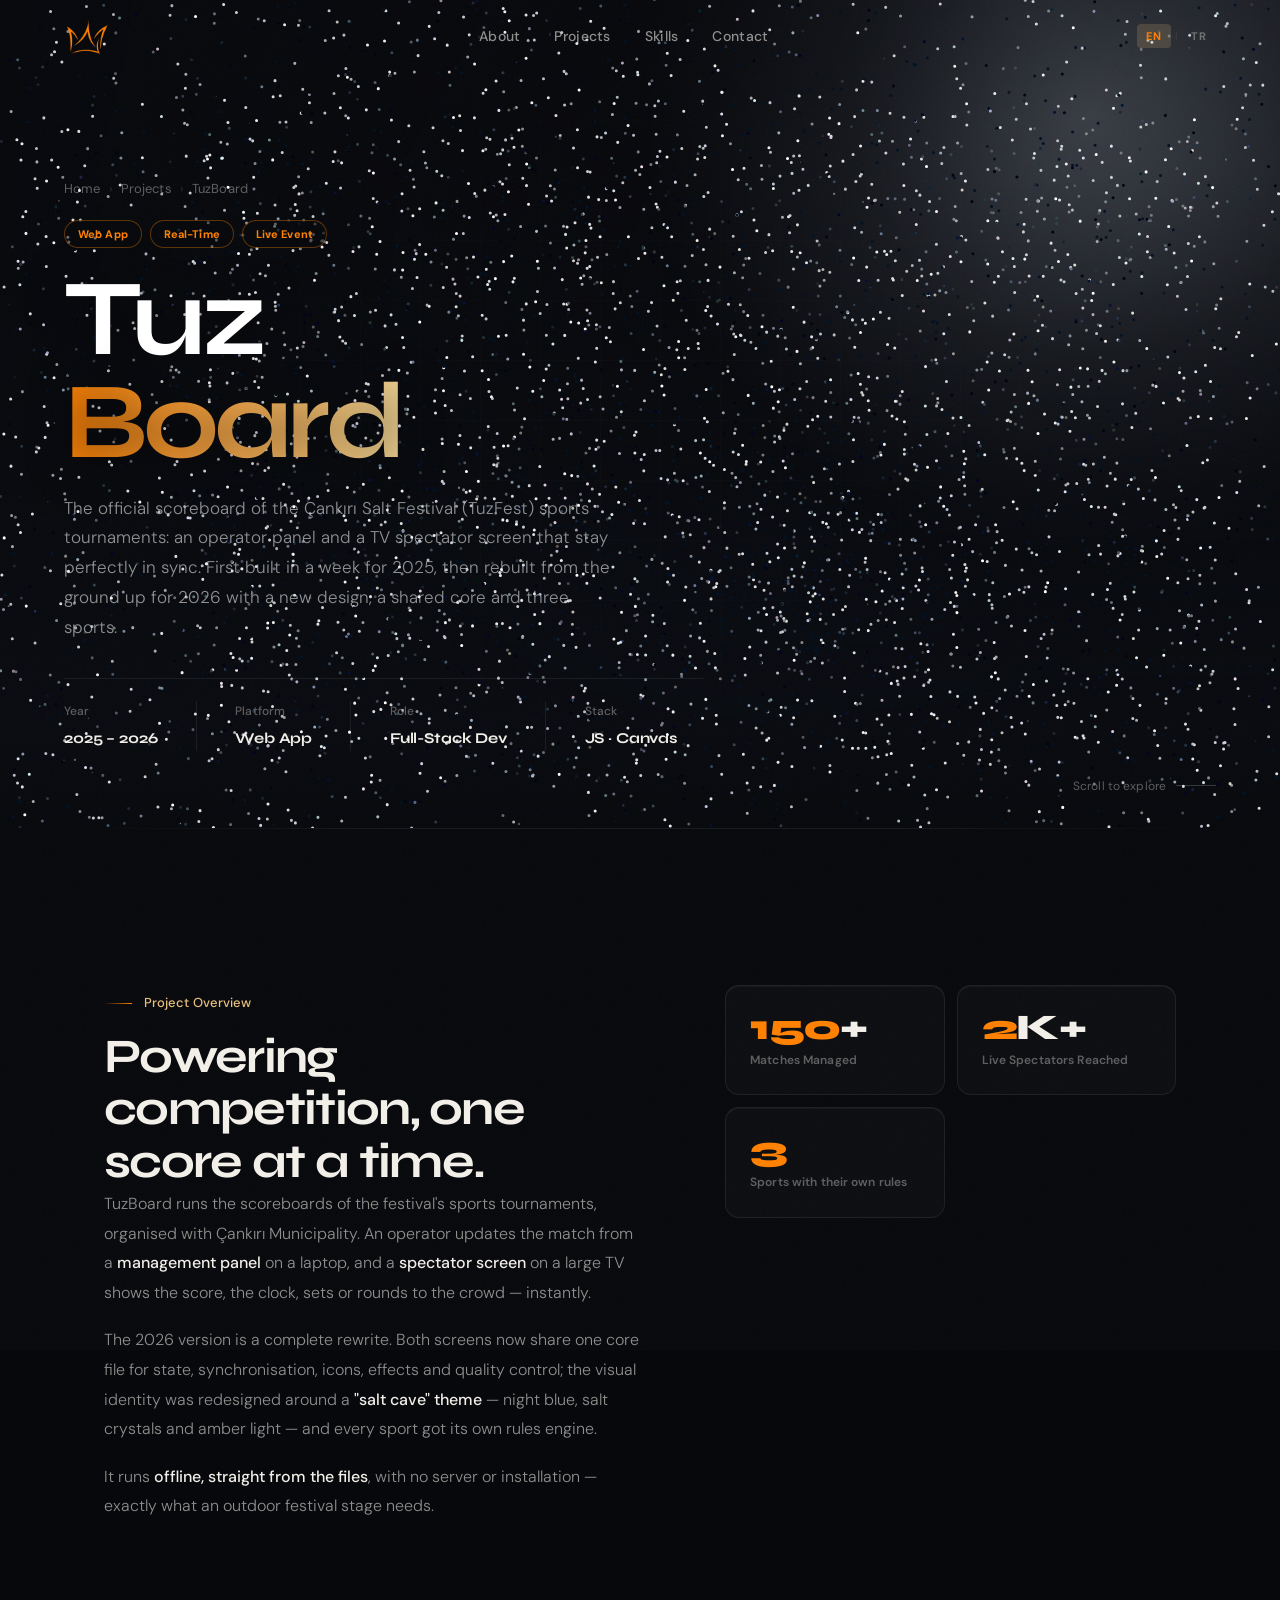
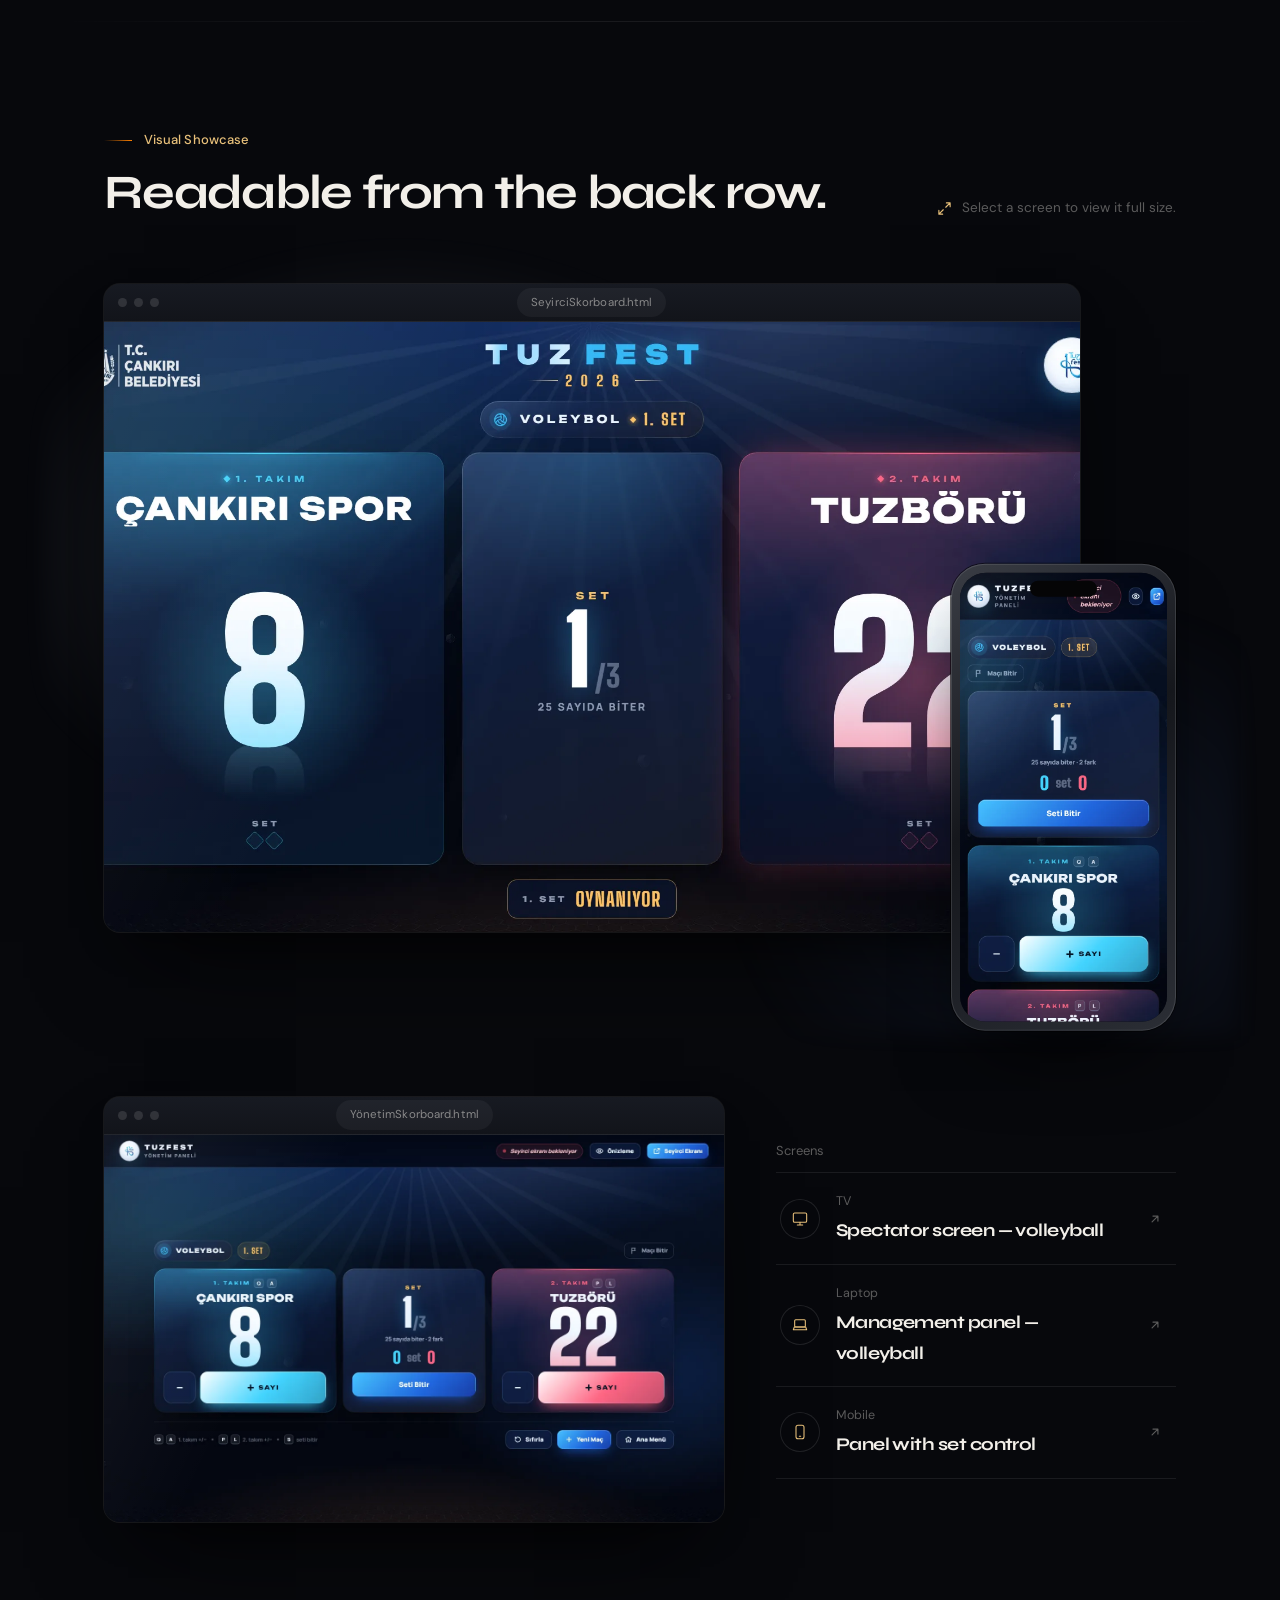
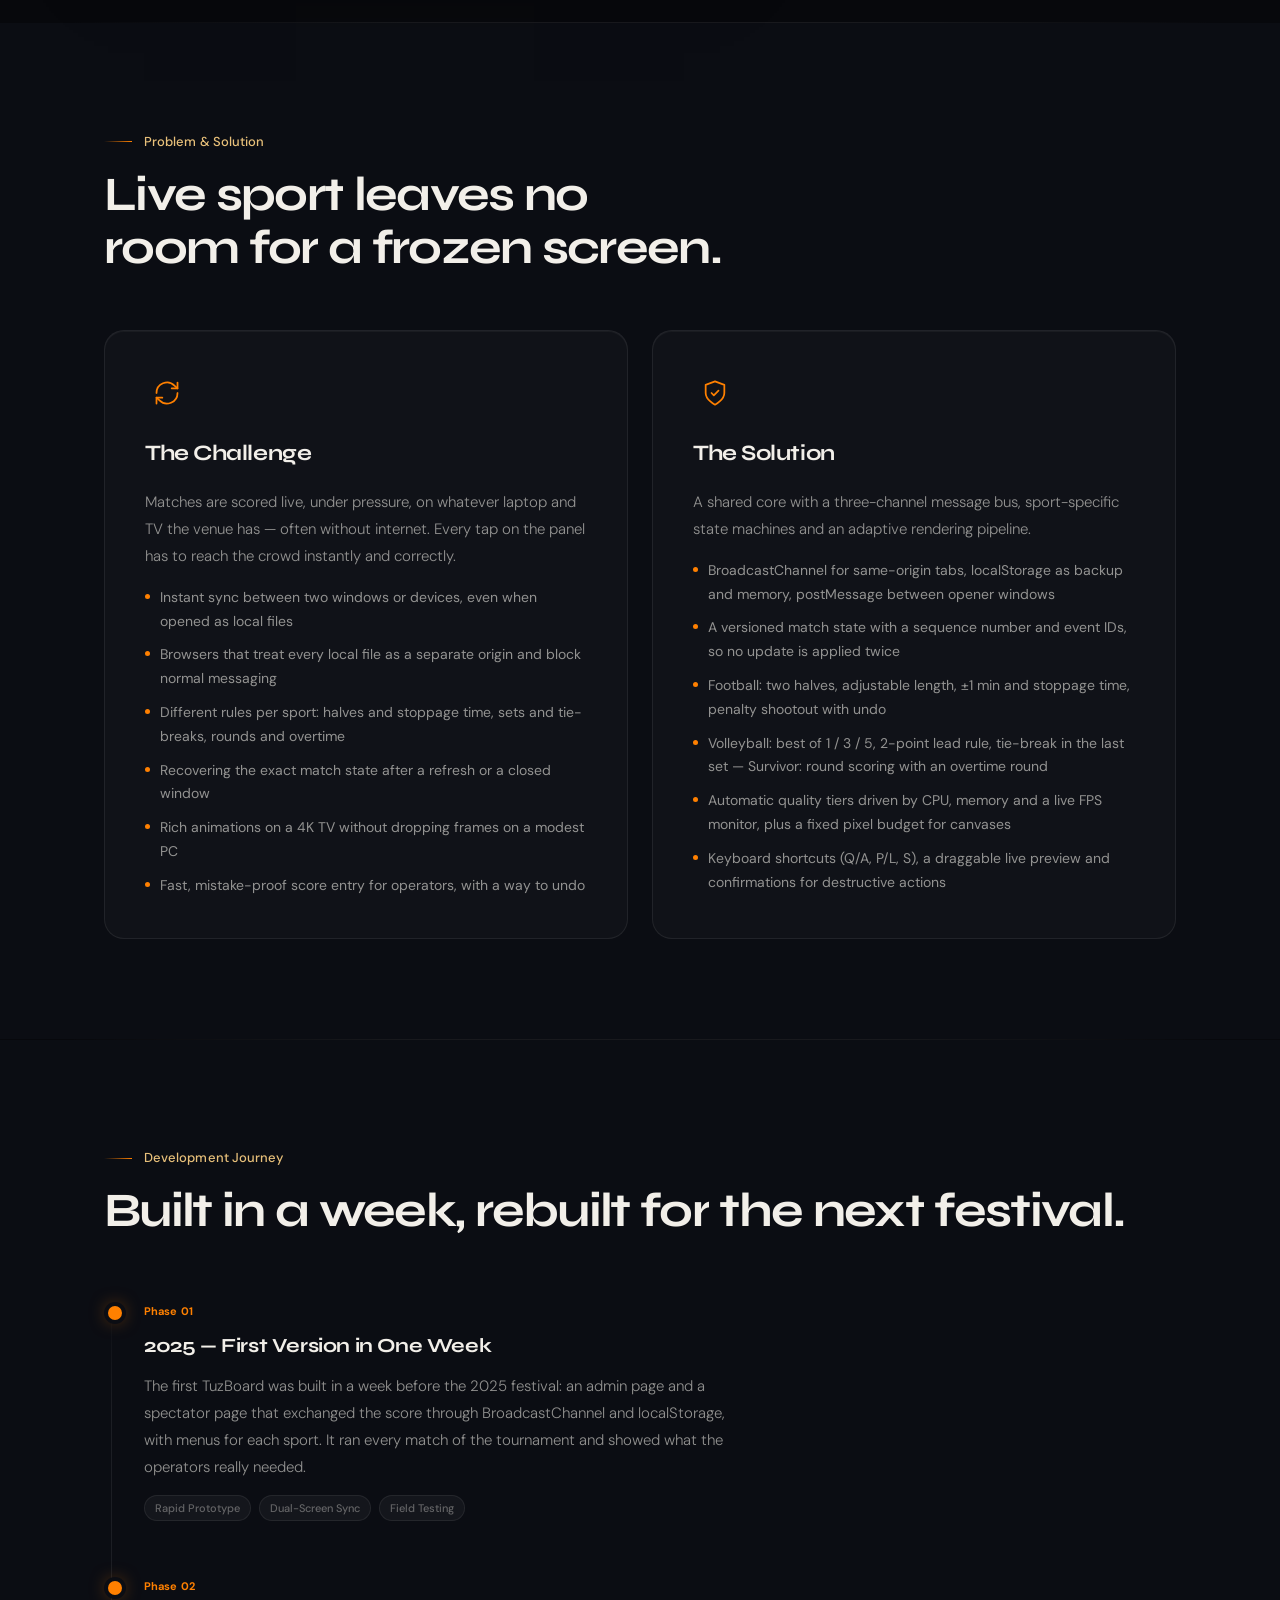
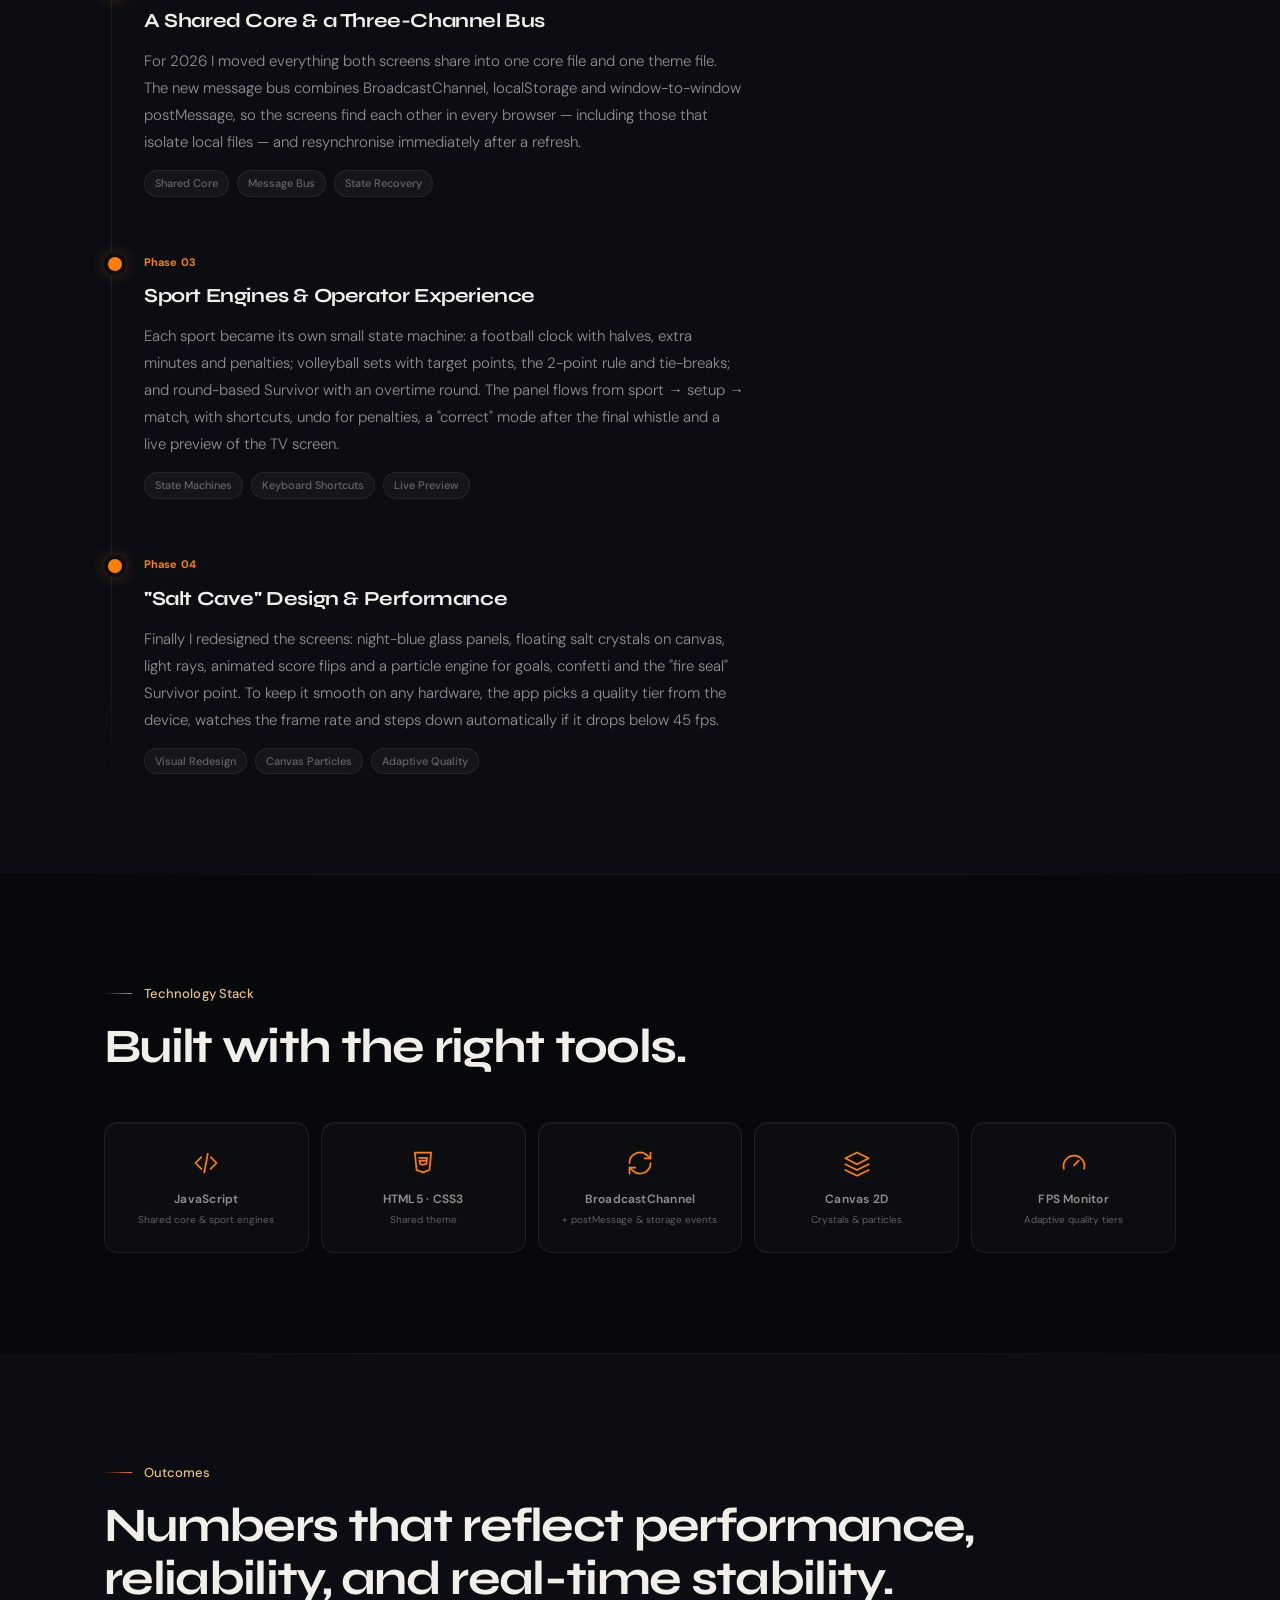
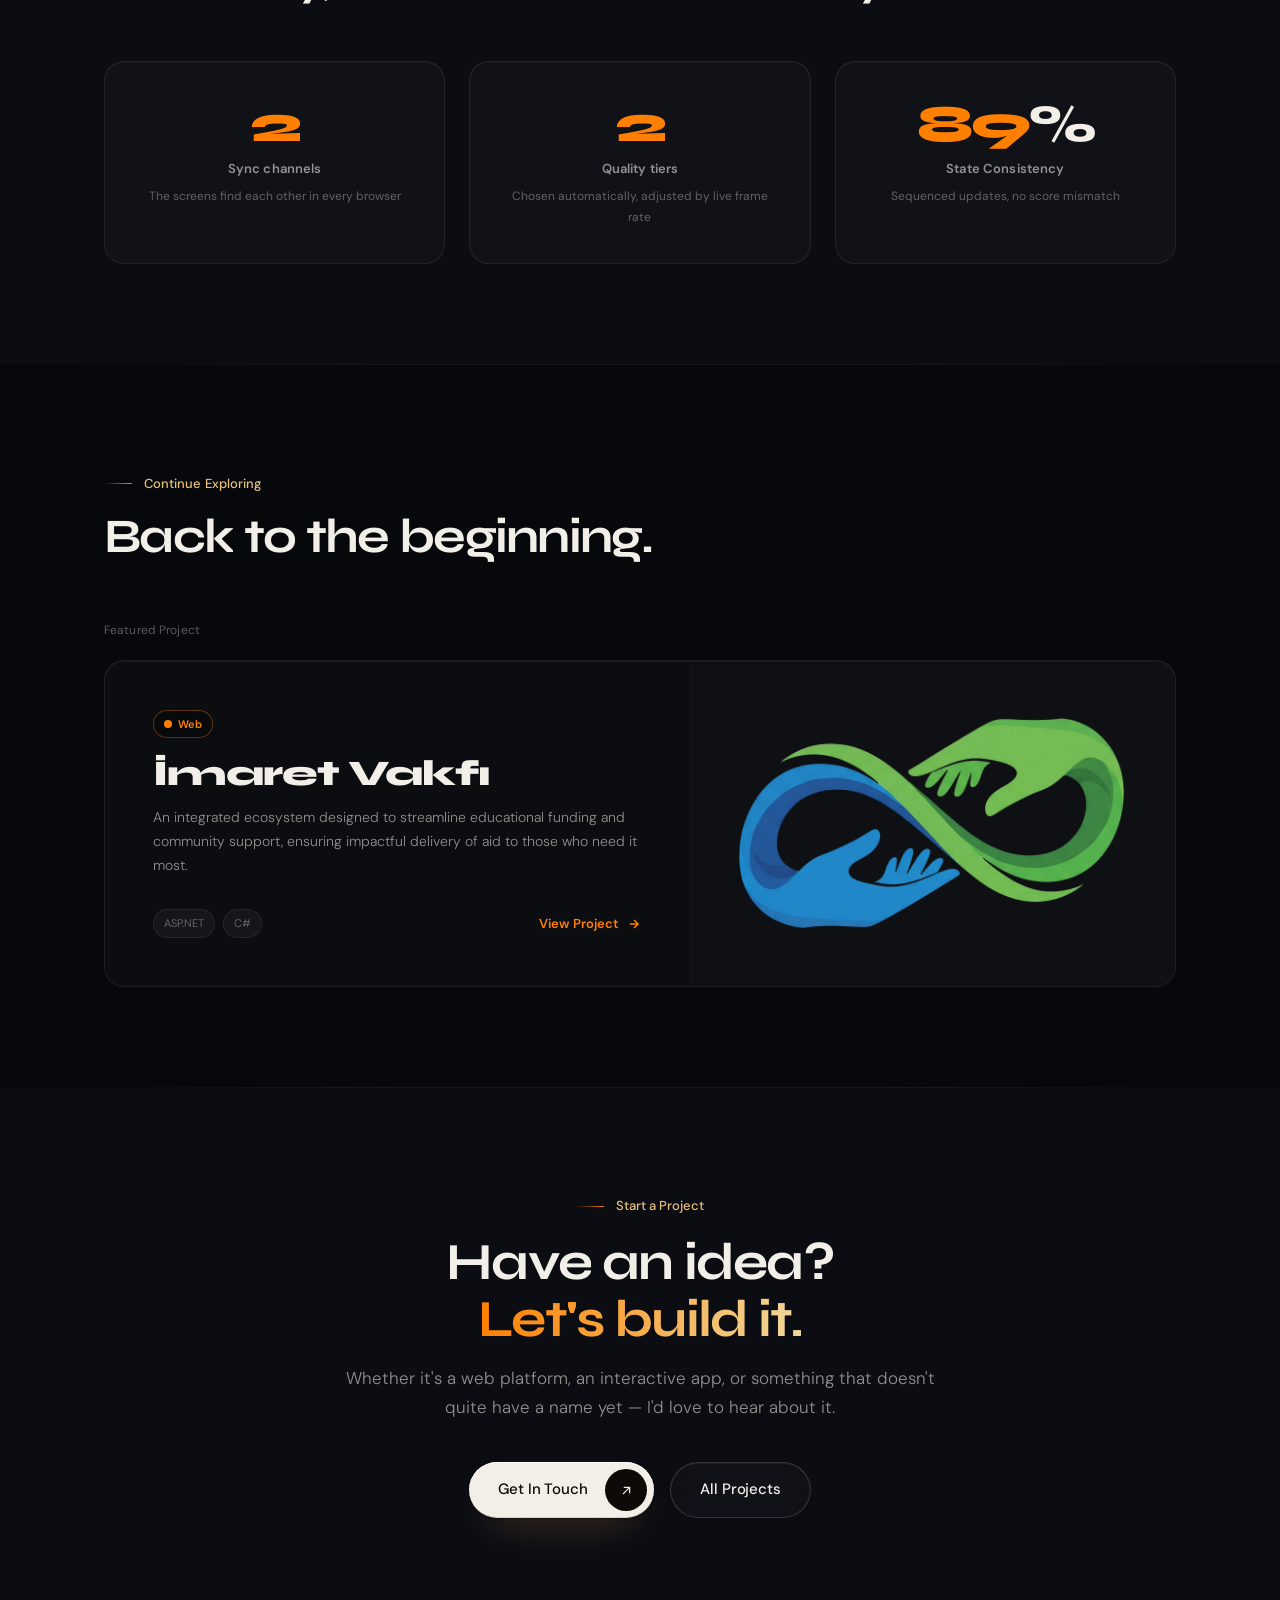
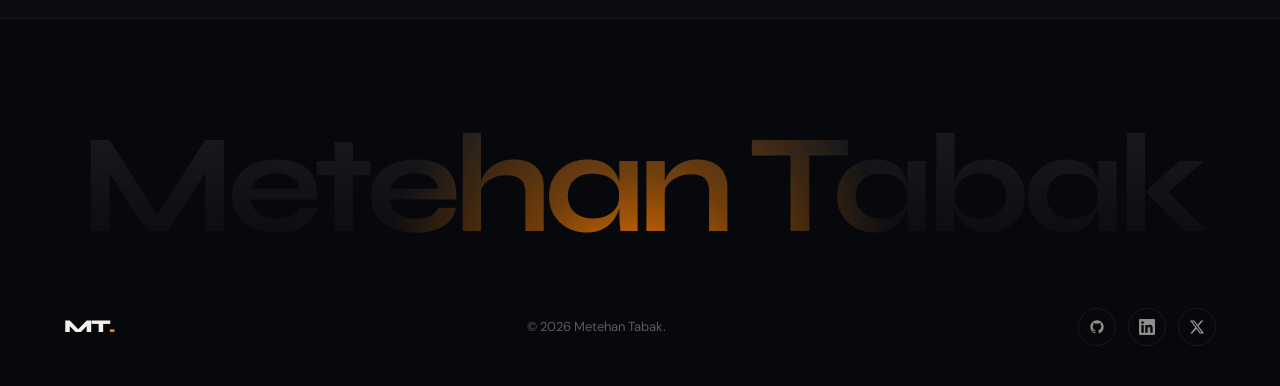
<file: TuzBoard.html>
<!DOCTYPE html>
<html lang="en">
<head>
  <meta charset="UTF-8">
  <meta name="viewport" content="width=device-width, initial-scale=1.0">
  <title>TuzBoard — Metehan Tabak</title>
  <meta name="description" content="TuzBoard — the live scoreboard system of the Çankırı Salt Festival: a synchronized admin panel and TV spectator screen for football, volleyball and Survivor matches. Built by Metehan Tabak.">
  <meta name="theme-color" content="#07080c">
  <link rel="icon" type="image/png" sizes="32x32" href="assets/img/favicon-32.png">
  <link rel="icon" type="image/png" sizes="192x192" href="assets/img/favicon.png">
  <link rel="apple-touch-icon" href="assets/img/apple-touch-icon.png">
  <link rel="preload" href="assets/fonts/syne-latin-wght-normal.woff2" as="font" type="font/woff2" crossorigin>
  <link rel="preload" href="assets/fonts/dm-sans-latin-wght-normal.woff2" as="font" type="font/woff2" crossorigin>
  <script>(function(d){d.classList.add('js');try{if(sessionStorage.getItem('mt_seen'))d.classList.add('pl-quick')}catch(e){}})(document.documentElement)</script>
  <noscript><style>#preloader{display:none!important}.reveal{opacity:1!important;transform:none!important}</style></noscript>
  <link rel="stylesheet" href="assets/css/MobileNav.css">
  <style>
    *, *::before, *::after { margin: 0; padding: 0; box-sizing: border-box; }
    :root {
      --bg: #080a0f;
      --bg2: #0d1017;
      --surface: rgba(255,255,255,0.03);
      --surface-hover: rgba(255,255,255,0.06);
      --border: rgba(255,255,255,0.06);
      --border-hover: rgba(255,255,255,0.14);
      --accent: #ff8000;
      --accent2: #FFB266;
      --accent-glow: rgba(232,192,122,0.18);
      --accent-glow-strong: rgba(232,192,122,0.35);
      --text: #f0f0ee;
      --text-muted: rgba(240,240,238,0.45);
      --text-dim: rgba(240,240,238,0.25);
      --font-display: 'Syne', sans-serif;
      --font-body: 'DM Sans', sans-serif;
    }
    html { scroll-behavior: smooth; }
    body { background: var(--bg); color: var(--text); font-family: var(--font-body); font-size: 16px; line-height: 1.7; overflow-x: hidden; }


    /* ── CUSTOM CURSOR ── */
    #cursor {
      position: fixed;
      top: 0; left: 0;
      width: 12px; height: 12px;
      background: var(--accent);
      border-radius: 50%;
      pointer-events: none;
      z-index: 9999;
      transform: translate(-50%, -50%);
      transition: width .2s, height .2s, background .2s, opacity .3s;
      mix-blend-mode: normal;
      opacity: 0;
    }
    #cursor-ring {
      position: fixed;
      top: 0; left: 0;
      width: 36px; height: 36px;
      border: 1.5px solid rgba(232,192,122,0.5);
      border-radius: 50%;
      pointer-events: none;
      z-index: 9998;
      transform: translate(-50%, -50%);
      transition: all .08s linear, opacity .3s;
      opacity: 0;
    }

    /* PRELOADER */
    #preloader { position: fixed; inset: 0; background: var(--bg); z-index: 99999; display: flex; align-items: center; justify-content: center; flex-direction: column; gap: 24px; transition: opacity .6s ease, visibility .6s ease; }
    #preloader.hidden { opacity: 0; visibility: hidden; }
    .preloader-logo { font-family: var(--font-display); font-size: 40px; font-weight: 800; letter-spacing: -0.03em; color: var(--text); }
    .preloader-logo span { color: var(--accent); }
    .preloader-bar-wrap { width: 200px; height: 2px; background: rgba(255,255,255,0.08); border-radius: 2px; overflow: hidden; }
    .preloader-bar { height: 100%; background: linear-gradient(90deg, var(--accent2), var(--accent)); width: 0%; animation: preload 1.4s cubic-bezier(.4,0,.2,1) forwards; }
    @keyframes preload { 0%{width:0%} 40%{width:60%} 80%{width:88%} 100%{width:100%} }

    /* NAV */
    nav { position: fixed; top: 0; left: 0; right: 0; z-index: 1000; padding: 0 clamp(24px,5vw,80px); height: 72px; display: flex; align-items: center; gap: 24px; transition: background .4s, backdrop-filter .4s; }
    nav.scrolled { background: rgba(8,10,15,0.85); backdrop-filter: blur(20px); border-bottom: 1px solid var(--border); }
    .nav-logo { text-decoration: none; flex: 0 0 auto; display: flex; align-items: center; }
    .nav-logo-img { height: 60px; width: auto; display: block; object-fit: contain; filter: brightness(1); transition: opacity .25s; }
    .nav-logo:hover .nav-logo-img { opacity: 0.8; }
    .nav-links { display: flex; align-items: center; gap: 40px; list-style: none; }
    .nav-links a { font-size: 14px; font-weight: 500; color: var(--text-muted); text-decoration: none; letter-spacing: 0.02em; transition: color .25s; position: relative; }
    .nav-links a::after { content:''; position:absolute; bottom:-4px; left:0; width:0; height:1px; background:var(--accent); transition:width .3s cubic-bezier(.4,0,.2,1); }
    .nav-links a:hover { color: var(--text); }
    .nav-links a:hover::after { width: 100%; }
    .hamburger { display: none; flex-direction: column; gap: 5px; background: none; border: none; padding: 4px; }
    .hamburger span { display: block; width: 22px; height: 1.5px; background: var(--text); border-radius: 2px; }

    /* ══ HERO ══ */
    #hero {
      position: relative;
      min-height: 92vh;
      display: flex;
      flex-direction: column;
      justify-content: flex-end;
      overflow: hidden;
    }

    /* subtle dark base */
    .hero-art {
      position: absolute; inset: 0; z-index: 0;
    }
    .hero-art::before {
      content: ''; position: absolute; inset: 0; z-index: 1; pointer-events: none;
      background:
        radial-gradient(ellipse 110% 70% at 50% 0%,   rgba(8,10,15,0.55) 0%, transparent 60%),
        radial-gradient(ellipse 100% 50% at 50% 100%,  rgba(8,10,15,0.95) 0%, rgba(8,10,15,0.6) 40%, transparent 70%);
    }
    .hero-art::after {
      content: ''; position: absolute; inset: 0; z-index: 2; pointer-events: none;
      background: linear-gradient(to top,
        var(--bg) 0%, rgba(8,10,15,0.96) 12%, rgba(8,10,15,0.80) 25%,
        rgba(8,10,15,0.45) 45%, rgba(8,10,15,0.15) 65%, transparent 80%);
    }
    .hero-noise { position: absolute; inset: 0; z-index: 3;
      background-image: url("data:image/svg+xml,%3Csvg viewBox='0 0 256 256' xmlns='http://www.w3.org/2000/svg'%3E%3Cfilter id='n'%3E%3CfeTurbulence type='fractalNoise' baseFrequency='0.9' numOctaves='4' stitchTiles='stitch'/%3E%3C/filter%3E%3Crect width='100%25' height='100%25' filter='url(%23n)' opacity='0.03'/%3E%3C/svg%3E");
      background-size: 200px; pointer-events: none; }
    .hero-grid { position: absolute; inset: 0; z-index: 3;
      background-image: linear-gradient(rgba(255,255,255,0.018) 1px, transparent 1px),
                        linear-gradient(90deg, rgba(255,255,255,0.018) 1px, transparent 1px);
      background-size: 60px 60px;
      mask-image: radial-gradient(ellipse 70% 70% at 50% 50%, black 0%, transparent 75%);
      pointer-events: none; }

    /* content strip — flex row: text left, logo right */
    .hero-content {
      position: relative; z-index: 10; width: 100%;
      padding: 0 clamp(28px,5vw,88px) clamp(52px,6vw,88px);
      opacity: 0; animation: fadeUp .9s ease .25s forwards;
      display: flex;
      align-items: flex-end;
      justify-content: space-between;
      gap: 0;
      overflow: visible;
    }
    /* text sits on top of the logo bleed */
    .hero-text {
      flex: 1; min-width: 0;
      position: relative; z-index: 2;
    }

    /* ── PARALLAX LOGO IMG ── */
    #heroLogoImg {
      flex-shrink: 0;
      width: clamp(1000px, 52vw, 720px);
      height: clamp(420px, 52vw, 720px);
      object-fit: contain;
      display: block;
      margin-right: 40px;
      opacity: 0;
      will-change: transform;
      position: relative; z-index: 1;
      transition: opacity 0.7s ease;
      pointer-events: none;
    }
    #heroLogoImg.loaded { opacity: 0.65; }
    @media (max-width: 768px) { #heroLogoImg { display: none; } }
    .hero-breadcrumb { display: flex; align-items: center; gap: 8px; font-size: 11px; color: rgba(255,255,255,.35); letter-spacing: 0.07em; text-transform: uppercase; margin-bottom: 20px; }
    .hero-breadcrumb a { color: rgba(255,255,255,.35); text-decoration: none; transition: color .2s; }
    .hero-breadcrumb a:hover { color: var(--accent); }
    .hero-breadcrumb-sep { opacity: .4; }
    .hero-tags { display: flex; gap: 8px; flex-wrap: wrap; margin-bottom: 20px; }
    .hero-tag { padding: 4px 13px; background: rgba(232,192,122,0.1); border: 1px solid rgba(232,192,122,0.22); border-radius: 100px; font-size: 10px; font-weight: 700; color: var(--accent); letter-spacing: 0.07em; text-transform: uppercase; }
    h1.hero-title { font-family: var(--font-display); font-size: clamp(52px, 9.5vw, 108px); font-weight: 800; line-height: .95; letter-spacing: -0.04em; color: #fff; margin-bottom: 20px; text-shadow: 0 4px 40px rgba(0,0,0,.5); }
    h1.hero-title span { display: block; background: linear-gradient(90deg, var(--accent) 0%, #f0d89a 55%, var(--accent2) 100%); -webkit-background-clip: text; -webkit-text-fill-color: transparent; background-clip: text; }
    .hero-desc { font-size: clamp(14px, 1.6vw, 17px); color: rgba(255,255,255,.55); max-width: 560px; line-height: 1.75; font-weight: 300; margin-bottom: 36px; }
    .hero-meta { display: flex; gap: 48px; flex-wrap: wrap; }
    .meta-label { font-size: 10px; letter-spacing: 0.1em; text-transform: uppercase; color: var(--text-dim); font-weight: 600; margin-bottom: 4px; }
    .meta-value { font-family: var(--font-display); font-size: 15px; font-weight: 700; color: var(--text); letter-spacing: -0.01em; }
    .hero-scroll { position: absolute; bottom: 32px; right: clamp(24px,5vw,80px); display: flex; align-items: center; gap: 10px; font-size: 11px; letter-spacing: 0.1em; text-transform: uppercase; color: var(--text-dim); opacity: 0; animation: fadeUp .8s ease 1s forwards; }
    .scroll-line { width: 40px; height: 1px; background: rgba(255,255,255,.18); overflow: hidden; position: relative; }
    .scroll-line::after { content:''; position:absolute; left:-100%; top:0; width:100%; height:100%; background:var(--accent); animation: lineSlide 2.2s ease 1.8s infinite; }
    @keyframes lineSlide { 0%{left:-100%} 50%{left:0%} 100%{left:100%} }
    @keyframes fadeUp { from{opacity:0;transform:translateY(28px)} to{opacity:1;transform:translateY(0)} }

    /* DIVIDER */
    .section-divider { height: 1px; background: linear-gradient(90deg, transparent, var(--border) 30%, var(--border) 70%, transparent); margin: 0 clamp(24px,5vw,80px); }

    /* SECTION BASE */
    .section-wrap { max-width: 1200px; margin: 0 auto; padding: 100px clamp(24px,5vw,80px); }
    .section-label { display: inline-flex; align-items: center; gap: 10px; font-size: 11px; letter-spacing: 0.12em; text-transform: uppercase; color: var(--accent); font-weight: 600; margin-bottom: 16px; }
    .section-label::before { content:''; display:block; width:24px; height:1px; background:var(--accent); }
    .section-title { font-family: var(--font-display); font-size: clamp(28px,4.5vw,48px); font-weight: 800; letter-spacing: -0.03em; line-height: 1.1; color: var(--text); }

    /* REVEAL */
    .reveal { opacity: 0; transform: translateY(32px); transition: opacity .8s cubic-bezier(.4,0,.2,1), transform .8s cubic-bezier(.4,0,.2,1); }
    .reveal.visible { opacity: 1; transform: translateY(0); }
    .reveal-delay-1 { transition-delay: .1s; }
    .reveal-delay-2 { transition-delay: .2s; }
    .reveal-delay-3 { transition-delay: .3s; }
    .reveal-delay-4 { transition-delay: .4s; }

    /* OVERVIEW */
    #overview { background: var(--bg); }
    .overview-grid { display: grid; grid-template-columns: 1.2fr 1fr; gap: 80px; align-items: start; margin-top: 56px; }
    .overview-body { font-size: 16px; color: var(--text-muted); line-height: 1.85; font-weight: 300; }
    .overview-body p + p { margin-top: 18px; }
    .overview-body strong { color: var(--text); font-weight: 500; }
    .stat-card { padding: 24px; background: var(--surface); border: 1px solid var(--border); border-radius: 14px; transition: all .3s; }
    .stat-card:hover { background: var(--surface-hover); border-color: var(--border-hover); transform: translateX(4px); }
    .stat-card-num { font-family: var(--font-display); font-size: 36px; font-weight: 800; letter-spacing: -0.04em; color: var(--text); line-height: 1; }
    .stat-card-num span { color: var(--accent); }
    .stat-card-label { font-size: 12px; letter-spacing: 0.06em; text-transform: uppercase; color: var(--text-dim); margin-top: 4px; font-weight: 600; }
    .stat-row { display: grid; grid-template-columns: 1fr 1fr; gap: 12px; }

    /* CHALLENGE / SOLUTION */
    #challenge { background: var(--bg2); }
    .cs-grid { display: grid; grid-template-columns: 1fr 1fr; gap: 24px; margin-top: 56px; }
    .cs-card { padding: 40px; background: var(--surface); border: 1px solid var(--border); border-radius: 20px; transition: all .4s; }
    .cs-card:hover { background: var(--surface-hover); border-color: var(--border-hover); transform: translateY(-4px); }
    .cs-icon { width:44px; height:44px; display:flex; align-items:center; justify-content:center; color:var(--accent); margin-bottom:20px; }
    .cs-title { font-family: var(--font-display); font-size: 22px; font-weight: 700; color: var(--text); letter-spacing: -0.02em; margin-bottom: 16px; }
    .cs-body { font-size: 15px; color: var(--text-muted); line-height: 1.8; font-weight: 300; }
    .cs-list { margin-top: 16px; display: flex; flex-direction: column; gap: 10px; }
    .cs-item { display: flex; align-items: flex-start; gap: 10px; font-size: 14px; color: var(--text-muted); }
    .cs-item::before { content:''; display:block; width:5px; height:5px; border-radius:50%; background:var(--accent); margin-top:8px; flex-shrink:0; }

        /* GALLERY */
    #gallery { background: var(--bg); }

    /* ── Gallery Layout ── */
    .gallery-showcase { display: flex; flex-direction: column; gap: 32px; margin-top: 56px; }

    /* Row wrappers */
    .gallery-row { display: flex; gap: 24px; align-items: stretch; }

    /* ── DEVICE LABEL ── */
    .device-label {
      display: inline-flex; align-items: center; gap: 6px;
      font-size: 10px; font-weight: 700; letter-spacing: 0.1em; text-transform: uppercase;
      color: var(--text-dim); margin-bottom: 10px;
    }
    .device-label svg { opacity: .55; }

    /* ── DESKTOP FRAME ── */
    .device-desktop {
      flex: 1; min-width: 0;
      transition: transform .4s cubic-bezier(.4,0,.2,1);
    }
    .device-desktop:hover { transform: translateY(-5px); }

    .browser-frame {
      border-radius: 14px; overflow: hidden;
      border: 1px solid var(--border-hover);
      background: #1a1d24;
      box-shadow: 0 24px 64px rgba(0,0,0,0.55), 0 0 0 1px rgba(255,255,255,0.04);
      transition: box-shadow .4s, border-color .4s;
    }
    .device-desktop:hover .browser-frame {
      box-shadow: 0 32px 80px rgba(0,0,0,0.65), 0 0 0 1px rgba(232,192,122,0.14);
      border-color: rgba(232,192,122,0.2);
    }
    .browser-bar {
      height: 36px; background: #141720;
      border-bottom: 1px solid rgba(255,255,255,0.06);
      display: flex; align-items: center; padding: 0 14px; gap: 7px; flex-shrink: 0;
    }
    .browser-dot {
      width: 10px; height: 10px; border-radius: 50%; flex-shrink: 0;
    }
    .browser-dot:nth-child(1) { background: #ff5f57; }
    .browser-dot:nth-child(2) { background: #febc2e; }
    .browser-dot:nth-child(3) { background: #28c840; }
    .browser-url {
      flex: 1; height: 20px; background: rgba(255,255,255,0.05);
      border-radius: 4px; margin: 0 10px; display: flex; align-items: center;
      padding: 0 8px; gap: 6px;
    }
    .browser-url-lock { width: 8px; height: 8px; opacity: .4; }
    .browser-url-text {
      font-size: 10px; color: rgba(255,255,255,0.3); letter-spacing: 0.02em;
      white-space: nowrap; overflow: hidden; text-overflow: ellipsis;
    }
    .browser-screen {
      width: 100%; aspect-ratio: 16/10; overflow: hidden;
      position: relative; display: block;
    }
    .browser-screen img {
      width: 100%; height: 100%; object-fit: cover; object-position: top center;
      display: block; transition: transform .6s cubic-bezier(.4,0,.2,1);
    }
    .device-desktop:hover .browser-screen img { transform: scale(1.03); }

    /* ── MOBILE FRAME ── */
    .device-mobile {
      flex: 0 0 auto; width: 190px;
      transition: transform .4s cubic-bezier(.4,0,.2,1);
    }
    .device-mobile:hover { transform: translateY(-5px); }

    .phone-frame {
      border-radius: 30px; overflow: hidden;
      border: 2px solid rgba(255,255,255,0.1);
      background: #111318;
      box-shadow: 0 24px 64px rgba(0,0,0,0.6), inset 0 1px 0 rgba(255,255,255,0.08), 0 0 0 1px rgba(255,255,255,0.04);
      transition: box-shadow .4s, border-color .4s;
      position: relative;
    }
    .device-mobile:hover .phone-frame {
      box-shadow: 0 32px 80px rgba(0,0,0,0.7), inset 0 1px 0 rgba(255,255,255,0.1), 0 0 0 1px rgba(232,192,122,0.18);
      border-color: rgba(232,192,122,0.25);
    }
    .phone-notch {
      height: 28px; background: #111318;
      display: flex; align-items: center; justify-content: center;
      position: relative; z-index: 2; flex-shrink: 0;
    }
    .phone-notch-pill {
      width: 72px; height: 12px; background: #0d1017; border-radius: 8px;
    }
    .phone-screen {
      width: 100%; aspect-ratio: 9/19; overflow: hidden; display: block;
      background: #0d1017;
    }
    .phone-screen img {
      width: 100%; height: 100%; object-fit: cover; object-position: top center;
      display: block; transition: transform .6s cubic-bezier(.4,0,.2,1);
    }
    .device-mobile:hover .phone-screen img { transform: scale(1.03); }
    .phone-home {
      height: 24px; display: flex; align-items: center; justify-content: center;
      flex-shrink: 0;
    }
    .phone-home-bar {
      width: 52px; height: 4px; border-radius: 3px; background: rgba(255,255,255,0.18);
    }

    @media (max-width: 900px) {
      .gallery-row { flex-direction: column; }
      .device-mobile { width: 100%; max-width: 220px; margin: 0 auto; }
    }
    @media (max-width: 560px) {
      .device-mobile { width: 180px; }
    }

    /* old classes kept for compatibility */
    .gallery-grid { display: none; }
    .gallery-item { display: none; }
    .gallery-caption { font-family: var(--font-display); font-size: 14px; font-weight: 700; color: var(--text); letter-spacing: -0.01em; }
    .gallery-sub { font-size: 12px; color: var(--text-dim); }

    /* PROCESS */
    #process { background: var(--bg2); }
    .process-timeline { position: relative; margin-top: 64px; padding-left: 40px; }
    .process-timeline::before { content:''; position:absolute; left:7px; top:0; bottom:0; width:1px; background:linear-gradient(to bottom, transparent, var(--border) 10%, var(--border) 90%, transparent); }
    .process-step { position: relative; padding-bottom: 56px; }
    .process-step:last-child { padding-bottom: 0; }
    .process-dot { position: absolute; left: -36px; top: 4px; width: 14px; height: 14px; border-radius: 50%; border: 2px solid var(--accent); background: var(--bg2); transition: all .3s; }
    .process-step:hover .process-dot { background: var(--accent); box-shadow: 0 0 16px var(--accent-glow); }
    .process-num { font-size: 11px; font-weight: 700; color: var(--accent); letter-spacing: 0.1em; text-transform: uppercase; margin-bottom: 8px; }
    .process-title { font-family: var(--font-display); font-size: 20px; font-weight: 700; color: var(--text); letter-spacing: -0.02em; margin-bottom: 10px; }
    .process-body { font-size: 15px; color: var(--text-muted); line-height: 1.8; font-weight: 300; max-width: 600px; }
    .process-tags { display: flex; gap: 8px; flex-wrap: wrap; margin-top: 14px; }
    .ptag { padding: 3px 10px; background: rgba(255,255,255,0.04); border: 1px solid var(--border); border-radius: 100px; font-size: 11px; color: var(--text-dim); font-weight: 500; }

    /* TECH */
    #tech { background: var(--bg); }
    .tech-grid { display: grid; grid-template-columns: repeat(5, 1fr); gap: 12px; margin-top: 48px; }
    .tech-item { padding: 24px 16px; background: var(--surface); border: 1px solid var(--border); border-radius: 14px; text-align: center; transition: all .3s cubic-bezier(.4,0,.2,1); display:flex; flex-direction:column; align-items:center; }
    .tech-item:hover { background: var(--surface-hover); border-color: rgba(232,192,122,0.25); transform: translateY(-4px); box-shadow: 0 8px 24px rgba(0,0,0,0.3), 0 0 0 1px rgba(232,192,122,0.1); }
    .tech-icon { width:32px; height:32px; display:flex; align-items:center; justify-content:center; color:var(--accent); margin:0 auto 10px auto; }
    .tech-label { font-size: 12px; font-weight: 600; color: var(--text-muted); letter-spacing: 0.02em; }
    .tech-sub { font-size: 10px; color: var(--text-dim); margin-top: 2px; }

    /* RESULTS */
    #results { background: var(--bg2); }
    .results-grid { display: grid; grid-template-columns: repeat(3, 1fr); gap: 24px; margin-top: 56px; }
    .result-card { padding: 36px 32px; background: var(--surface); border: 1px solid var(--border); border-radius: 20px; text-align: center; transition: all .4s; position: relative; overflow: hidden; }
    .result-card::before { content:''; position:absolute; inset:0; background:radial-gradient(circle at 50% 0%, var(--accent-glow) 0%, transparent 70%); opacity:0; transition:opacity .4s; }
    .result-card:hover { background: var(--surface-hover); border-color: rgba(232,192,122,0.2); transform: translateY(-6px); box-shadow: 0 16px 48px rgba(0,0,0,0.4); }
    .result-card:hover::before { opacity: 1; }
    .result-num { font-family: var(--font-display); font-size: 52px; font-weight: 800; letter-spacing: -0.04em; color: var(--text); line-height: 1; position: relative; }
    .result-num span { color: var(--accent); }
    .result-label { font-size: 13px; font-weight: 600; color: var(--text-muted); margin-top: 8px; letter-spacing: 0.02em; position: relative; }
    .result-desc { font-size: 12px; color: var(--text-dim); margin-top: 6px; position: relative; }

    /* NEXT PROJECT */
    #next { background: var(--bg); }
    .next-inner { margin-top: 56px; }
    .next-label { font-size: 12px; letter-spacing: 0.1em; text-transform: uppercase; color: var(--text-dim); margin-bottom: 20px; }
    .next-card { display: grid; grid-template-columns: 1.2fr 1fr; border: 1px solid var(--border); border-radius: 20px; overflow: hidden; transition: all .4s cubic-bezier(.4,0,.2,1); text-decoration: none; background: var(--surface); transform-style: preserve-3d; }
    .next-card:hover { border-color: rgba(232,192,122,0.25); background: var(--surface-hover); transform: perspective(1200px) translateY(-8px); box-shadow: 0 24px 80px rgba(0,0,0,0.5), 0 0 0 1px rgba(232,192,122,0.1); }
    .next-card-content { padding: 48px; display: flex; flex-direction: column; justify-content: space-between; }
    .next-card-badge { display: inline-flex; align-items: center; gap: 6px; padding: 4px 10px; background: var(--accent-glow); border: 1px solid rgba(232,192,122,0.25); border-radius: 100px; font-size: 10px; font-weight: 600; color: var(--accent); letter-spacing: 0.08em; text-transform: uppercase; margin-bottom: 16px; }
    .next-card-title { font-family: var(--font-display); font-size: clamp(22px,3.5vw,36px); font-weight: 800; color: var(--text); letter-spacing: -0.03em; line-height: 1.1; margin-bottom: 12px; }
    .next-card-desc { font-size: 14px; color: var(--text-muted); line-height: 1.7; font-weight: 300; }
    .next-card-bottom { margin-top: 32px; display: flex; align-items: center; justify-content: space-between; }
    .next-card-tags { display: flex; gap: 8px; flex-wrap: wrap; }
    .ntag { padding: 4px 10px; background: rgba(255,255,255,0.04); border: 1px solid var(--border); border-radius: 100px; font-size: 11px; color: var(--text-dim); }
    .next-arrow { display: flex; align-items: center; gap: 8px; font-size: 13px; font-weight: 600; color: var(--accent); letter-spacing: 0.04em; text-transform: uppercase; transition: gap .2s; }
    .next-card:hover .next-arrow { gap: 14px; }
    .next-card-visual { background: linear-gradient(135deg, rgba(44, 44, 44, 0.1) 100%, rgba(70,70,70,0.06) 0%); display: flex; align-items: center; justify-content: center; font-size: 80px; min-height: 240px; }
    .next-card-visual-emoji { transition: transform .5s cubic-bezier(.4,0,.2,1); }
    .next-card:hover .next-card-visual-emoji { transform: scale(1.1) rotate(-5deg); }
    .next-card-img { max-width: 80%; height: auto; object-fit: contain; transition: transform .5s cubic-bezier(.4,0,.2,1); }
    .next-card:hover .next-card-img { transform: scale(1.1); }

    /* CTA */
    #cta { background: var(--bg2); }
    .cta-inner { text-align: center; max-width: 600px; margin: 0 auto; }
    .cta-title { font-family: var(--font-display); font-size: clamp(28px,5vw,52px); font-weight: 800; letter-spacing: -0.03em; line-height: 1.1; color: var(--text); margin-bottom: 16px; }
    .cta-title span { background: linear-gradient(90deg, var(--accent) 0%, #f0d89a 100%); -webkit-background-clip: text; -webkit-text-fill-color: transparent; background-clip: text; }
    .cta-desc { font-size: 17px; color: var(--text-muted); line-height: 1.7; font-weight: 300; margin-bottom: 40px; }
    .cta-btns { display: flex; gap: 16px; justify-content: center; flex-wrap: wrap; }
    .btn-primary { display: inline-flex; align-items: center; gap: 10px; padding: 14px 30px; background: var(--accent); color: #080a0f; font-family: var(--font-body); font-size: 14px; font-weight: 600; letter-spacing: 0.01em; border-radius: 8px; border: none; text-decoration: none; transition: all .3s cubic-bezier(.4,0,.2,1); position: relative; overflow: hidden; }
    .btn-primary::before { content:''; position:absolute; inset:0; background:rgba(255,255,255,0.15); opacity:0; transition:opacity .3s; }
    .btn-primary:hover { transform: translateY(-2px); box-shadow: 0 8px 30px var(--accent-glow-strong); }
    .btn-primary:hover::before { opacity: 1; }
    .btn-secondary { display: inline-flex; align-items: center; gap: 10px; padding: 14px 30px; background: transparent; color: var(--text); font-family: var(--font-body); font-size: 14px; font-weight: 500; border-radius: 8px; border: 1px solid var(--border-hover); text-decoration: none; transition: all .3s; }
    .btn-secondary:hover { border-color: rgba(255,255,255,0.25); background: rgba(255,255,255,0.04); transform: translateY(-2px); }

    /* FOOTER */
    footer { border-top: 1px solid var(--border); padding: 40px clamp(24px,5vw,80px); display: flex; align-items: center; justify-content: space-between; flex-wrap: wrap; gap: 20px; }
    .footer-logo { font-family: var(--font-display); font-size: 18px; font-weight: 800; letter-spacing: -0.03em; color: var(--text); text-decoration: none; }
    .footer-logo span { color: var(--accent); }
    .footer-copy { font-size: 13px; color: var(--text-dim); }
    .footer-socials { display: flex; gap: 12px; }
    .social-btn { width: 38px; height: 38px; border: 1px solid var(--border); border-radius: 8px; display: flex; align-items: center; justify-content: center; color: var(--text-muted); text-decoration: none; transition: all .3s; }
    .social-btn:hover { border-color: var(--accent); color: var(--accent); background: var(--accent-glow); transform: translateY(-2px); }

    /* BACK TO TOP */
    #btt { position: fixed; bottom: 32px; right: 32px; width: 44px; height: 44px; background: var(--surface); border: 1px solid var(--border); border-radius: 10px; display: flex; align-items: center; justify-content: center; color: var(--text-muted); text-decoration: none; font-size: 18px; transition: all .3s; opacity: 0; pointer-events: none; z-index: 100; transform: translateY(10px); }
    #btt.visible { opacity: 1; pointer-events: all; transform: translateY(0); }
    #btt:hover { border-color: var(--accent); color: var(--accent); background: var(--accent-glow); }

    ::-webkit-scrollbar { width: 4px; }
    ::-webkit-scrollbar-track { background: var(--bg); }
    ::-webkit-scrollbar-thumb { background: rgba(232,192,122,0.2); border-radius: 2px; }
    ::selection { background: rgba(232,192,122,0.2); color: var(--text); }

    /* ══ STICKY PROJECT BAR ══ */
    #project-bar {
      position: fixed;
      top: 72px; left: 0; right: 0;
      height: 52px;
      z-index: 900;
      display: flex;
      align-items: center;
      padding: 0 clamp(20px,4vw,72px);
      background: rgba(8,10,15,0.94);
      backdrop-filter: blur(24px);
      -webkit-backdrop-filter: blur(24px);
      border-bottom: 1px solid rgba(255,255,255,0.06);
      /* Tamamen viewport dışına çek */
      transform: translateY(calc(-100% - 72px));
      opacity: 0;
      transition: transform 0.42s cubic-bezier(.4,0,.2,1), opacity 0.38s ease;
      pointer-events: none;
    }
    #project-bar.visible {
      transform: translateY(0);
      opacity: 1;
      pointer-events: all;
    }

    /* Scroll progress bar */
    #project-bar::after {
      content: '';
      position: absolute;
      bottom: 0; left: 0;
      height: 2px;
      width: var(--scroll-pct, 0%);
      background: linear-gradient(90deg, var(--accent2), var(--accent));
      transition: width 0.1s linear;
      border-radius: 0 2px 2px 0;
    }

    .pbar-left {
      display: flex; align-items: center; gap: 10px;
      flex: 0 0 auto; min-width: 0;
    }
    .pbar-logo { width: 26px; height: 26px; object-fit: contain; border-radius: 6px; opacity: 0.85; }
    .pbar-divider { width: 1px; height: 18px; background: rgba(255,255,255,0.1); flex-shrink: 0; }
    .pbar-name { font-family: var(--font-display); font-size: 13px; font-weight: 700; color: var(--text); letter-spacing: -0.02em; white-space: nowrap; }

    /* ── CENTERED pbar-nav ── */
    .pbar-nav-wrap {
      position: absolute;
      top: 0; bottom: 0;
      left: 50%;
      transform: translateX(-50%);
      display: flex;
      align-items: center;
    }
    .pbar-nav {
      display: flex;
      align-items: center;
      gap: 2px;
      height: 100%;
    }
    .pbar-btn {
      display: flex; align-items: center; gap: 6px;
      padding: 5px 11px; border-radius: 7px;
      color: rgba(255,255,255,0.4);
      text-decoration: none; font-size: 11.5px; font-weight: 600;
      letter-spacing: 0.01em; white-space: nowrap;
      transition: color .22s, background .22s;
      border: none; background: transparent;
      position: relative;
    }
    .pbar-btn::after {
      content: '';
      position: absolute;
      bottom: -1px; left: 50%;
      transform: translateX(-50%) scaleX(0);
      width: 60%; height: 2px;
      background: var(--accent);
      border-radius: 2px 2px 0 0;
      transition: transform .25s cubic-bezier(.4,0,.2,1), opacity .25s;
      opacity: 0;
    }
    .pbar-btn svg { flex-shrink: 0; opacity: 0.6; transition: opacity .22s, color .22s; }
    .pbar-btn:hover { color: var(--text); background: rgba(255,255,255,0.05); }
    .pbar-btn:hover svg { opacity: 1; }
    .pbar-btn.active { color: var(--accent); }
    .pbar-btn.active::after { transform: translateX(-50%) scaleX(1); opacity: 1; }
    .pbar-btn.active svg { opacity: 1; color: var(--accent); }

    /* Mirror of pbar-left — nav'ı gerçekten ortalar */
    .pbar-right { flex: 0 0 auto; visibility: hidden; display: flex; align-items: center; gap: 10px; }
    .pbar-right .pbar-logo { width: 26px; height: 26px; }
    .pbar-right .pbar-divider { width: 1px; height: 18px; }
    .pbar-right .pbar-name { font-size: 13px; }

    /* spacer to balance flex layout so brand doesn't shift nav */
    .pbar-right { flex-shrink: 0; width: 0; }

    /* RESPONSIVE */
    @media(max-width:1024px) {
      .overview-grid { grid-template-columns: 1fr; gap: 48px; }
      .cs-grid { grid-template-columns: 1fr; }
      .gallery-grid { grid-template-columns: 1fr; }
      .gallery-item.tall, .gallery-item.wide { grid-row: span 1; grid-column: span 1; }
      .tech-grid { grid-template-columns: repeat(4, 1fr); }
      .results-grid { grid-template-columns: 1fr 1fr; }
      .next-card { grid-template-columns: 1fr; }
      .next-card-visual { min-height: 160px; }
    }
    @media(max-width:768px) {
      .nav-links { display: none; }
      .hamburger { display: flex; }
      .lang-switcher { display: flex; position: absolute; left: 50%; transform: translateX(-50%); }
      .tech-grid { grid-template-columns: repeat(3, 1fr); }
      .results-grid { grid-template-columns: 1fr; }
      .stat-row { grid-template-columns: 1fr; }
      .hero-meta { gap: 24px; }
      footer { flex-direction: column; align-items: flex-start; }
      /* hide right logo on small screens */
      .hero-logo-right { display: none; }
      /* pbar: icon-only on mobile */
      .pbar-btn span { display: none; }
      .pbar-btn { padding: 7px 9px; gap: 0; }
      .pbar-btn svg { width: 16px; height: 16px; }
      .pbar-name { display: none; }
      .pbar-divider { display: none; }
      .pbar-right { display: none; }
    }
    @media(max-width:480px) {
    }
  
    /* ── LANG SWITCHER ── */
    .lang-switcher { display: flex; align-items: center; gap: 4px; flex: 0 0 auto; }
    .nav-center { display: flex; flex: 1; align-items: center; justify-content: center; gap: 40px; }
    .lang-btn { background: none; border: none; font-family: var(--font-body); font-size: 11px; font-weight: 700; color: var(--text-dim); cursor: pointer; letter-spacing: 0.08em; padding: 5px 9px; border-radius: 4px; transition: all .2s; text-transform: uppercase; }
    .lang-btn.active { color: var(--accent); background: var(--accent-glow); }
    .lang-btn:hover:not(.active) { color: var(--text-muted); }
    .lang-sep { color: var(--border); font-size: 11px; user-select: none; }

</style>
  <link rel="stylesheet" href="assets/css/premium.css">
</head>
<body>

<div id="preloader" aria-hidden="true">
  <div class="pl-crown"><svg viewBox="0 0 700 609" focusable="false"><defs><path id="plCrownPath" d="M564 603.5C545.8 593.9 495.1 578.3 457.5 570.6C340.7 546.8 218.1 554.4 93.7 593.1C86.6 595.3 80.6 596.9 80.3 596.7C79.5 595.9 111.4 580.6 124 575.7C212.9 541.2 321.6 530.6 429 546C454.7 549.7 479.4 554.6 507 561.6C518.8 564.6 528.5 567 528.6 567C528.7 567 527.2 562.2 525.4 556.4C507.8 501 510.7 433.3 533 376C537.3 365 549.1 339.8 549.7 340.3C549.9 340.5 549.1 343.3 548 346.5C541.7 364.7 535.1 397 532.4 422.3C530.2 443.3 530.9 485.9 533.8 504.5C538.9 537.1 546.8 562.9 560.1 590.1C563.9 597.9 566.9 604.4 566.8 604.6C566.6 604.7 565.4 604.2 564 603.5ZM65.5 562C71.9 377.5 53.2 238 10.5 153.1C7.5 147 5 141.8 5 141.4C5 139.4 32.1 156.5 49.5 169.5C120.9 222.5 170.7 289.8 187 355.2C188.7 362.3 190 368.4 189.8 368.9C189.7 369.4 185 361.9 179.5 352.2C154.9 308.9 128 273.3 103.2 251.5C93.7 243.1 76.3 230.4 75.4 231.2C75.2 231.5 76.4 237.5 78 244.6C93.7 313 97.7 394.3 88.9 467.5C85 499.6 75.6 544.1 67.5 568L65 575.5L65.5 562ZM576.3 521C572.5 506.2 571.5 493.8 571.5 458.5C571.5 420.8 572.2 409.8 577.1 375.5C584.2 325.4 597.8 269.6 616.9 212.6C620.8 201.1 623.8 191.4 623.5 191.2C622.8 190.5 612.7 196.8 602.7 204.4C562.7 234.3 512.3 286.2 475.5 335.3C470.7 341.8 466.5 346.9 466.3 346.6C465.6 346 472.8 327.6 478 316.4C508.8 250.7 567.7 190.3 644 146.4C658.5 138.1 693.7 120.7 695 121.2C695.5 121.4 691.6 129.6 686.3 139.5C627 251.5 589.4 377.8 580 496.5C579.3 504.8 578.5 514.6 578.1 518.5L577.4 525.5L576.3 521ZM486.9 481.9C423.6 438.3 374.6 347.3 359 244.5C357.9 236.8 356.7 229 356.4 227.1C355.9 223.9 355.5 224.4 350.6 235.6C312.4 323.2 239.4 401.8 146.1 456C133.2 463.4 117.6 471.4 122 468.3C139.6 455.7 164.6 434.3 184.9 414.5C278.8 322.8 342.6 206.6 367.4 82C370.5 66.7 372.1 56.4 375.7 30.5C376.2 26.8 376.4 36.6 376.2 55.5C374.9 154.3 386.8 251.3 409.7 328C428.3 390.7 457.7 446.6 489.3 479.8C492.6 483.2 495.1 486.2 494.8 486.5C494.6 486.8 491 484.7 486.9 481.9Z"/><clipPath id="plClip"><use href="#plCrownPath"/></clipPath><linearGradient id="plGrad" x1="0" y1="1" x2="0" y2="0"><stop offset="0" stop-color="#ff5a1f"/><stop offset=".45" stop-color="#ff8000"/><stop offset="1" stop-color="#ffd08a"/></linearGradient></defs><use href="#plCrownPath" fill="rgba(255,255,255,.09)"/><g clip-path="url(#plClip)"><rect class="pl-fill" x="0" y="0" width="700" height="609" fill="url(#plGrad)"/></g></svg></div>
  <div class="pl-count"><span class="pl-num">0</span></div>
</div>

<nav id="navbar">
  <a href="index.html" class="nav-logo"><img src="assets/img/LogoOrange.webp" alt="MT Logo" class="nav-logo-img" width="46" height="46"></a>
  <div class="nav-center">
    <ul class="nav-links">
    <li><a href="index.html#about" data-i18n="nav.about">About</a></li>
    <li><a href="index.html#projects" data-i18n="nav.projects">Projects</a></li>
    <li><a href="index.html#skills" data-i18n="nav.skills">Skills</a></li>
    <li><a href="index.html#contact" data-i18n="nav.contact">Contact</a></li>
  </ul>
  </div>
  <div class="lang-switcher" id="lang-switcher"><button class="lang-btn" data-lang="en">EN</button><span class="lang-sep">|</span><button class="lang-btn" data-lang="tr">TR</button></div>
  <button class="hamburger" id="hamburger" aria-label="Open menu"><span></span><span></span><span></span></button>
</nav>

<!-- STICKY PROJECT BAR -->
<div id="project-bar">
  <div class="pbar-left">
    <img src="assets/img/TuzFestLogo.webp" alt="TuzBoard logo" class="pbar-logo" onerror="this.style.display='none'">
    <span class="pbar-divider"></span>
    <span class="pbar-name">TuzBoard</span>
  </div>
  <div class="pbar-nav-wrap">
    <nav class="pbar-nav">
      <a href="#overview"  class="pbar-btn" data-section="overview">
        <svg width="14" height="14" viewBox="0 0 24 24" fill="none" stroke="currentColor" stroke-width="1.8" stroke-linecap="round" stroke-linejoin="round"><rect x="3" y="3" width="7" height="9" rx="1"/><rect x="13" y="3" width="8" height="5" rx="1"/><rect x="13" y="11" width="8" height="9" rx="1"/><rect x="3" y="15" width="7" height="6" rx="1"/></svg>
        <span data-i18n="pbar.overview">Overview</span>
      </a>
      <a href="#gallery"   class="pbar-btn" data-section="gallery">
        <svg width="14" height="14" viewBox="0 0 24 24" fill="none" stroke="currentColor" stroke-width="1.8" stroke-linecap="round" stroke-linejoin="round"><rect x="3" y="3" width="18" height="18" rx="3"/><circle cx="8.5" cy="8.5" r="1.5"/><path d="M21 15l-5-5L5 21"/></svg>
        <span data-i18n="pbar.gallery">Gallery</span>
      </a>
      <a href="#challenge" class="pbar-btn" data-section="challenge">
        <svg width="14" height="14" viewBox="0 0 24 24" fill="none" stroke="currentColor" stroke-width="1.8" stroke-linecap="round" stroke-linejoin="round"><path d="M12 22c5.523 0 10-4.477 10-10S17.523 2 12 2 2 6.477 2 12s4.477 10 10 10z"/><path d="M9.09 9a3 3 0 0 1 5.83 1c0 2-3 3-3 3"/><line x1="12" y1="17" x2="12.01" y2="17"/></svg>
        <span data-i18n="pbar.challenge">Challenge</span>
      </a>
      <a href="#process"   class="pbar-btn" data-section="process">
        <svg width="14" height="14" viewBox="0 0 24 24" fill="none" stroke="currentColor" stroke-width="1.8" stroke-linecap="round" stroke-linejoin="round"><path d="M22 11.08V12a10 10 0 1 1-5.93-9.14"/><path d="M9 11l3 3L22 4"/></svg>
        <span data-i18n="pbar.process">Process</span>
      </a>
      <a href="#results"   class="pbar-btn" data-section="results">
        <svg width="14" height="14" viewBox="0 0 24 24" fill="none" stroke="currentColor" stroke-width="1.8" stroke-linecap="round" stroke-linejoin="round"><path d="M3 3v18h18"/><path d="M7 14l4-5 3 3 4-6"/></svg>
        <span data-i18n="pbar.results">Results</span>
      </a>
    </nav>
  </div>
  <!-- Mirror of pbar-left for true centering (hidden) -->
  <div class="pbar-right" aria-hidden="true">
    <span class="pbar-logo"></span>
    <span class="pbar-divider"></span>
    <span class="pbar-name">TuzBoard</span>
  </div>
</div>

<!-- Mobile Nav Overlay -->
<div class="mob-overlay" id="mob-overlay"></div>

<!-- Mobile Nav Panel -->
<div class="mobile-nav" id="mobile-nav">
  <!-- Header -->
  <div class="mob-header">
    <a href="index.html" class="mob-logo">MT<span>.</span></a>
    <button class="mob-close" id="mobile-close" aria-label="Close menu">
      <div class="mob-close-line"></div>
      <div class="mob-close-line"></div>
    </button>
  </div>

  <!-- Links -->
  <nav class="mob-links">
    <a href="index.html#about"    class="mob-link-item mobile-link">
      <span class="mob-link-num">01</span>
      <span class="mob-link-label" data-i18n="nav.about">About</span>
      <span class="mob-link-arrow"><svg width="12" height="12" viewBox="0 0 24 24" fill="none" stroke="currentColor" stroke-width="2.5"><path d="M5 12h14M12 5l7 7-7 7"/></svg></span>
    </a>
    <a href="index.html#projects" class="mob-link-item mobile-link">
      <span class="mob-link-num">02</span>
      <span class="mob-link-label" data-i18n="nav.projects">Projects</span>
      <span class="mob-link-arrow"><svg width="12" height="12" viewBox="0 0 24 24" fill="none" stroke="currentColor" stroke-width="2.5"><path d="M5 12h14M12 5l7 7-7 7"/></svg></span>
    </a>
    <a href="index.html#skills"   class="mob-link-item mobile-link">
      <span class="mob-link-num">03</span>
      <span class="mob-link-label" data-i18n="nav.skills">Skills</span>
      <span class="mob-link-arrow"><svg width="12" height="12" viewBox="0 0 24 24" fill="none" stroke="currentColor" stroke-width="2.5"><path d="M5 12h14M12 5l7 7-7 7"/></svg></span>
    </a>
    <a href="index.html#contact"  class="mob-link-item mobile-link">
      <span class="mob-link-num">04</span>
      <span class="mob-link-label" data-i18n="nav.contact">Contact</span>
      <span class="mob-link-arrow"><svg width="12" height="12" viewBox="0 0 24 24" fill="none" stroke="currentColor" stroke-width="2.5"><path d="M5 12h14M12 5l7 7-7 7"/></svg></span>
    </a>
    <a href="index.html#"         class="mob-link-item mobile-link">
      <span class="mob-link-num">05</span>
      <span class="mob-link-label" data-i18n="nav.cv">Download CV</span>
      <span class="mob-link-arrow"><svg width="12" height="12" viewBox="0 0 24 24" fill="none" stroke="currentColor" stroke-width="2.5"><path d="M5 12h14M12 5l7 7-7 7"/></svg></span>
    </a>
  </nav>

  <!-- Panel Footer -->
  <div class="mob-footer">
    <div class="mob-footer-top">
      <div class="mob-socials">
        <a href="https://github.com/MteeahN" class="mob-social-btn" title="GitHub">
          <svg viewBox="0 0 24 24" width="15" height="15" fill="currentColor"><path d="M12 2C6.477 2 2 6.484 2 12.017c0 4.425 2.865 8.18 6.839 9.504.5.092.682-.217.682-.483 0-.237-.008-.868-.013-1.703-2.782.605-3.369-1.343-3.369-1.343-.454-1.158-1.11-1.466-1.11-1.466-.908-.62.069-.608.069-.608 1.003.07 1.531 1.032 1.531 1.032.892 1.53 2.341 1.088 2.91.832.092-.647.35-1.088.636-1.338-2.22-.253-4.555-1.113-4.555-4.951 0-1.093.39-1.988 1.029-2.688-.103-.253-.446-1.272.098-2.65 0 0 .84-.27 2.75 1.026A9.564 9.564 0 0 1 12 6.844a9.59 9.59 0 0 1 2.504.337c1.909-1.296 2.747-1.027 2.747-1.027.546 1.379.202 2.398.1 2.651.64.7 1.028 1.595 1.028 2.688 0 3.848-2.339 4.695-4.566 4.943.359.309.678.92.678 1.855 0 1.338-.012 2.419-.012 2.747 0 .268.18.58.688.482A10.02 10.02 0 0 0 22 12.017C22 6.484 17.522 2 12 2z"/></svg>
        </a>
        <a href="https://www.linkedin.com/in/metehantabak/" class="mob-social-btn" title="LinkedIn">
          <svg viewBox="0 0 24 24" width="15" height="15" fill="currentColor"><path d="M20.447 20.452h-3.554v-5.569c0-1.328-.027-3.037-1.852-3.037-1.853 0-2.136 1.445-2.136 2.939v5.667H9.351V9h3.414v1.561h.046c.477-.9 1.637-1.85 3.37-1.85 3.601 0 4.267 2.37 4.267 5.455v6.286zM5.337 7.433a2.062 2.062 0 0 1-2.063-2.065 2.064 2.064 0 1 1 2.063 2.065zm1.782 13.019H3.555V9h3.564v11.452zM22.225 0H1.771C.792 0 0 .774 0 1.729v20.542C0 23.227.792 24 1.771 24h20.451C23.2 24 24 23.227 24 22.271V1.729C24 .774 23.2 0 22.222 0h.003z"/></svg>
        </a>
        <a href="https://x.com/MeteVeyn" class="mob-social-btn" title="Twitter / X">
          <svg viewBox="0 0 24 24" width="15" height="15" fill="currentColor"><path d="M18.244 2.25h3.308l-7.227 8.26 8.502 11.24H16.17l-5.214-6.817L4.99 21.75H1.68l7.73-8.835L1.254 2.25H8.08l4.713 6.231zm-1.161 17.52h1.833L7.084 4.126H5.117z"/></svg>
        </a>
      </div>
      <div class="mob-lang">
        <button class="lang-btn" data-lang="en">EN</button>
        <span class="lang-sep">|</span>
        <button class="lang-btn" data-lang="tr">TR</button>
      </div>
    </div>
    <div class="mob-status">
      <span class="mob-status-dot"></span>
      <span data-i18n="hero.badge">Available for new projects</span>
    </div>
  </div>
</div>

<!-- HERO -->
<section id="hero" style="--p1:214,228,248;--p2:70,110,190">
  <div class="hero-art"></div>
  <div class="hero-noise"></div>
  <div class="hero-grid"></div>
  <div class="hero-content">
    <div class="hero-text">
      <div class="hero-breadcrumb">
        <a href="index.html" data-i18n="breadcrumb.home">Home</a>
        <span class="hero-breadcrumb-sep">›</span>
        <a href="index.html#projects" data-i18n="breadcrumb.projects">Projects</a>
        <span class="hero-breadcrumb-sep">›</span>
        <span>TuzBoard</span>
      </div>
      <div class="hero-tags">
        <span class="hero-tag" data-i18n="hero.tag1">Web App</span>
        <span class="hero-tag" data-i18n="hero.tag2">Real-Time</span>
        <span class="hero-tag" data-i18n="hero.tag3">Live Event</span>
      </div>
      <h1 class="hero-title">Tuz<span>Board</span></h1>
      <p class="hero-desc" data-i18n="hero.desc">The official scoreboard of the Çankırı Salt Festival (TuzFest) sports tournaments: an operator panel and a TV spectator screen that stay perfectly in sync. First built in a week for 2025, then rebuilt from the ground up for 2026 with a new design, a shared core and three sports.</p>
      <div class="hero-meta">
        <div class="meta-item"><div class="meta-label" data-i18n="meta.year">Year</div><div class="meta-value">2025 – 2026</div></div>
        <div class="meta-item"><div class="meta-label" data-i18n="meta.platform">Platform</div><div class="meta-value">Web App</div></div>
        <div class="meta-item"><div class="meta-label" data-i18n="meta.role">Role</div><div class="meta-value">Full-Stack Dev</div></div>
        <div class="meta-item"><div class="meta-label" data-i18n="meta.stack">Stack</div><div class="meta-value">JS · Canvas</div></div>
      </div>
    </div>
    <img id="heroLogoImg" src="assets/img/TuzFestLogo.webp" alt="TuzFest Scoreboard logo" onerror="this.style.display='none'">
  </div>
  <div class="hero-scroll"><span data-i18n="scroll.hint">Scroll to explore</span> <div class="scroll-line"></div></div>
</section>

<div class="section-divider"></div>

<!-- OVERVIEW -->
<section id="overview">
  <div class="section-wrap">
    <div class="overview-grid">
      <div>
        <div class="section-label reveal" data-i18n="label.overview">Project Overview</div>
        <h2 class="section-title reveal reveal-delay-1" data-i18n="overview.title">Powering competition, one score at a time.</h2>
        <div class="overview-body reveal reveal-delay-2">
          <p data-i18n-html="overview.p1">TuzBoard runs the scoreboards of the festival's sports tournaments, organised with Çankırı Municipality. An operator updates the match from a <strong>management panel</strong> on a laptop, and a <strong>spectator screen</strong> on a large TV shows the score, the clock, sets or rounds to the crowd — instantly.</p>
          <p data-i18n-html="overview.p2">The 2026 version is a complete rewrite. Both screens now share one core file for state, synchronisation, icons, effects and quality control; the visual identity was redesigned around a <strong>"salt cave" theme</strong> — night blue, salt crystals and amber light — and every sport got its own rules engine.</p>
          <p data-i18n-html="overview.p3">It runs <strong>offline, straight from the files</strong>, with no server or installation — exactly what an outdoor festival stage needs.</p>
        </div>
      </div>
      <div class="reveal reveal-delay-2">
        <div class="stat-row">
          <div class="stat-card"><div class="stat-card-num"><span data-count="150">0</span>+</div><div class="stat-card-label" data-i18n="stat.matches">Matches Managed</div></div>
          <div class="stat-card"><div class="stat-card-num"><span data-count="2">0</span>K+</div><div class="stat-card-label" data-i18n="stat.spectators">Live Spectators Reached</div></div>
          <div class="stat-card"><div class="stat-card-num"><span data-count="3">0</span></div><div class="stat-card-label" data-i18n="stat.sports">Sports with their own rules</div></div>
        </div>
      </div>
    </div>
  </div>
</section>

<div class="section-divider"></div>

<!-- GALLERY -->
<section id="gallery">
  <div class="section-wrap">
    <div class="gx-head">
      <div>
        <div class="section-label reveal" data-i18n="label.gallery">Visual Showcase</div>
        <h2 class="section-title reveal reveal-delay-1" data-i18n="gallery.title">Readable from the back row.</h2>
      </div>
      <p class="gx-hint reveal reveal-delay-2"><svg viewBox="0 0 24 24" width="15" height="15" fill="none" stroke="currentColor" stroke-width="1.8" stroke-linecap="round" stroke-linejoin="round" aria-hidden="true"><path d="M15 3h6v6M9 21H3v-6M21 3l-7 7M3 21l7-7"/></svg><span data-i18n="g.hint">Select a screen to view it full size.</span></p>
    </div>
    <div class="gx-stage">
      <div class="gx-glow" aria-hidden="true"></div>
      <figure class="gx-shot gx-desktop" data-lb="0" data-cursor="hand" tabindex="0" role="button">
        <div class="gx-browser">
          <div class="gx-bar"><span class="gx-dots" aria-hidden="true"><i></i><i></i><i></i></span><span class="gx-url">SeyirciSkorboard.html</span><span class="gx-bar-sp" aria-hidden="true"></span></div>
          <div class="gx-screen"><img src="assets/img/Tuz Desktop.webp" alt="TuzBoard — Spectator screen, volleyball: Çankırı Spor 8 – 22 Tuzbörü" loading="lazy" decoding="async"></div>
        </div>
        <span class="gx-zoom" aria-hidden="true"><svg viewBox="0 0 24 24" width="15" height="15" fill="none" stroke="currentColor" stroke-width="1.8" stroke-linecap="round" stroke-linejoin="round" aria-hidden="true"><path d="M15 3h6v6M9 21H3v-6M21 3l-7 7M3 21l7-7"/></svg></span>
      </figure>
      <figure class="gx-shot gx-phone" data-lb="2" data-cursor="hand" tabindex="0" role="button" data-parallax="0.06">
        <div class="gx-phone-frame">
          <span class="gx-island" aria-hidden="true"></span>
          <div class="gx-screen"><img src="assets/img/Tuz Mobile.webp" alt="TuzBoard — Management panel on mobile, volleyball" loading="lazy" decoding="async"></div>
        </div>
        <span class="gx-zoom" aria-hidden="true"><svg viewBox="0 0 24 24" width="15" height="15" fill="none" stroke="currentColor" stroke-width="1.8" stroke-linecap="round" stroke-linejoin="round" aria-hidden="true"><path d="M15 3h6v6M9 21H3v-6M21 3l-7 7M3 21l7-7"/></svg></span>
      </figure>
    </div>
    <div class="gx-row">
      <figure class="gx-shot gx-laptop reveal" data-lb="1" data-cursor="hand" tabindex="0" role="button">
        <div class="gx-browser">
          <div class="gx-bar"><span class="gx-dots" aria-hidden="true"><i></i><i></i><i></i></span><span class="gx-url">YönetimSkorboard.html</span><span class="gx-bar-sp" aria-hidden="true"></span></div>
          <div class="gx-screen"><img src="assets/img/Tuz Laptop.webp" alt="TuzBoard — Management panel, volleyball" loading="lazy" decoding="async"></div>
        </div>
        <span class="gx-zoom" aria-hidden="true"><svg viewBox="0 0 24 24" width="15" height="15" fill="none" stroke="currentColor" stroke-width="1.8" stroke-linecap="round" stroke-linejoin="round" aria-hidden="true"><path d="M15 3h6v6M9 21H3v-6M21 3l-7 7M3 21l7-7"/></svg></span>
      </figure>
      <div class="gx-index reveal reveal-delay-1">
        <p class="gx-index-title" data-i18n="g.screens">Screens</p>
        <button type="button" class="gx-item" data-lb="0"><span class="gx-item-ico"><svg viewBox="0 0 24 24" width="16" height="16" fill="none" stroke="currentColor" stroke-width="1.6" stroke-linecap="round" stroke-linejoin="round" aria-hidden="true"><rect x="2" y="3" width="20" height="14" rx="2"/><path d="M8 21h8M12 17v4"/></svg></span><span class="gx-item-text"><span class="gx-item-d" data-i18n="g.d1">TV</span><span class="gx-item-n" data-i18n="g.n1">Spectator screen — volleyball</span></span><span class="gx-item-go" aria-hidden="true"><svg viewBox="0 0 24 24" width="14" height="14" fill="none" stroke="currentColor" stroke-width="2" stroke-linecap="round" stroke-linejoin="round" aria-hidden="true"><path d="M7 17 17 7M8.5 7H17v8.5"/></svg></span></button>
        <button type="button" class="gx-item" data-lb="1"><span class="gx-item-ico"><svg viewBox="0 0 24 24" width="16" height="16" fill="none" stroke="currentColor" stroke-width="1.6" stroke-linecap="round" stroke-linejoin="round" aria-hidden="true"><rect x="4" y="4" width="16" height="11" rx="1.5"/><path d="M2 19h20l-1.5-4h-17z"/></svg></span><span class="gx-item-text"><span class="gx-item-d" data-i18n="g.d2">Laptop</span><span class="gx-item-n" data-i18n="g.n2">Management panel — volleyball</span></span><span class="gx-item-go" aria-hidden="true"><svg viewBox="0 0 24 24" width="14" height="14" fill="none" stroke="currentColor" stroke-width="2" stroke-linecap="round" stroke-linejoin="round" aria-hidden="true"><path d="M7 17 17 7M8.5 7H17v8.5"/></svg></span></button>
        <button type="button" class="gx-item" data-lb="2"><span class="gx-item-ico"><svg viewBox="0 0 24 24" width="16" height="16" fill="none" stroke="currentColor" stroke-width="1.6" stroke-linecap="round" stroke-linejoin="round" aria-hidden="true"><rect x="6" y="2" width="12" height="20" rx="3"/><path d="M11 18.5h2"/></svg></span><span class="gx-item-text"><span class="gx-item-d" data-i18n="g.d3">Mobile</span><span class="gx-item-n" data-i18n="g.n3">Panel with set control</span></span><span class="gx-item-go" aria-hidden="true"><svg viewBox="0 0 24 24" width="14" height="14" fill="none" stroke="currentColor" stroke-width="2" stroke-linecap="round" stroke-linejoin="round" aria-hidden="true"><path d="M7 17 17 7M8.5 7H17v8.5"/></svg></span></button>
      </div>
    </div>
  </div>
</section>

<div class="section-divider"></div>

<!-- CHALLENGE / SOLUTION -->
<section id="challenge">
  <div class="section-wrap">
    <div class="section-label reveal" data-i18n="label.challenge">Problem &amp; Solution</div>
    <h2 class="section-title reveal reveal-delay-1" data-i18n="challenge.heading">Live sport leaves no room for a frozen screen.</h2>
    <div class="cs-grid">
      <div class="cs-card reveal reveal-delay-1">
        <div class="cs-icon"><svg viewBox="0 0 24 24" fill="none" stroke="currentColor" stroke-width="1.5" stroke-linecap="round" stroke-linejoin="round" width="28" height="28" aria-hidden="true"><path d="M21 12a9 9 0 0 1-15.4 6.4L3 16"/><path d="M3 12a9 9 0 0 1 15.4-6.4L21 8"/><path d="M21 3v5h-5M3 21v-5h5"/></svg></div>
        <div class="cs-title" data-i18n="challenge.title">The Challenge</div>
        <div class="cs-body" data-i18n="challenge.body">Matches are scored live, under pressure, on whatever laptop and TV the venue has — often without internet. Every tap on the panel has to reach the crowd instantly and correctly.</div>
        <div class="cs-list" data-i18n-html="challenge.list"><div class="cs-item">Instant sync between two windows or devices, even when opened as local files</div><div class="cs-item">Browsers that treat every local file as a separate origin and block normal messaging</div><div class="cs-item">Different rules per sport: halves and stoppage time, sets and tie-breaks, rounds and overtime</div><div class="cs-item">Recovering the exact match state after a refresh or a closed window</div><div class="cs-item">Rich animations on a 4K TV without dropping frames on a modest PC</div><div class="cs-item">Fast, mistake-proof score entry for operators, with a way to undo</div></div>
      </div>
      <div class="cs-card reveal reveal-delay-2">
        <div class="cs-icon"><svg viewBox="0 0 24 24" fill="none" stroke="currentColor" stroke-width="1.5" stroke-linecap="round" stroke-linejoin="round" width="28" height="28" aria-hidden="true"><path d="M12 22s8-4 8-10V5l-8-3-8 3v7c0 6 8 10 8 10z"/><path d="m9 12 2 2 4-4"/></svg></div>
        <div class="cs-title" data-i18n="solution.title">The Solution</div>
        <div class="cs-body" data-i18n="solution.body">A shared core with a three-channel message bus, sport-specific state machines and an adaptive rendering pipeline.</div>
        <div class="cs-list" data-i18n-html="solution.list"><div class="cs-item">BroadcastChannel for same-origin tabs, localStorage as backup and memory, postMessage between opener windows</div><div class="cs-item">A versioned match state with a sequence number and event IDs, so no update is applied twice</div><div class="cs-item">Football: two halves, adjustable length, ±1 min and stoppage time, penalty shootout with undo</div><div class="cs-item">Volleyball: best of 1 / 3 / 5, 2-point lead rule, tie-break in the last set — Survivor: round scoring with an overtime round</div><div class="cs-item">Automatic quality tiers driven by CPU, memory and a live FPS monitor, plus a fixed pixel budget for canvases</div><div class="cs-item">Keyboard shortcuts (Q/A, P/L, S), a draggable live preview and confirmations for destructive actions</div></div>
      </div>
    </div>
  </div>
</section>

<div class="section-divider"></div>

<!-- PROCESS -->
<section id="process">
  <div class="section-wrap">
    <div class="section-label reveal" data-i18n="label.process">Development Journey</div>
    <h2 class="section-title reveal reveal-delay-1" data-i18n="process.title">Built in a week, rebuilt for the next festival.</h2>
    <div class="process-timeline">
      <div class="process-step reveal">
        <div class="process-dot"></div>
        <div class="process-num" data-i18n="phase.num.01">Phase 01</div>
        <div class="process-title" data-i18n="p01.title">2025 — First Version in One Week</div>
        <div class="process-body" data-i18n="p01.body">The first TuzBoard was built in a week before the 2025 festival: an admin page and a spectator page that exchanged the score through BroadcastChannel and localStorage, with menus for each sport. It ran every match of the tournament and showed what the operators really needed.</div>
        <div class="process-tags" data-i18n-html="p01.tags"><span class="ptag">Rapid Prototype</span><span class="ptag">Dual-Screen Sync</span><span class="ptag">Field Testing</span></div>
      </div>
      <div class="process-step reveal reveal-delay-1">
        <div class="process-dot"></div>
        <div class="process-num" data-i18n="phase.num.02">Phase 02</div>
        <div class="process-title" data-i18n="p02.title">A Shared Core &amp; a Three-Channel Bus</div>
        <div class="process-body" data-i18n="p02.body">For 2026 I moved everything both screens share into one core file and one theme file. The new message bus combines BroadcastChannel, localStorage and window-to-window postMessage, so the screens find each other in every browser — including those that isolate local files — and resynchronise immediately after a refresh.</div>
        <div class="process-tags" data-i18n-html="p02.tags"><span class="ptag">Shared Core</span><span class="ptag">Message Bus</span><span class="ptag">State Recovery</span></div>
      </div>
      <div class="process-step reveal reveal-delay-2">
        <div class="process-dot"></div>
        <div class="process-num" data-i18n="phase.num.03">Phase 03</div>
        <div class="process-title" data-i18n="p03.title">Sport Engines &amp; Operator Experience</div>
        <div class="process-body" data-i18n="p03.body">Each sport became its own small state machine: a football clock with halves, extra minutes and penalties; volleyball sets with target points, the 2-point rule and tie-breaks; and round-based Survivor with an overtime round. The panel flows from sport → setup → match, with shortcuts, undo for penalties, a "correct" mode after the final whistle and a live preview of the TV screen.</div>
        <div class="process-tags" data-i18n-html="p03.tags"><span class="ptag">State Machines</span><span class="ptag">Keyboard Shortcuts</span><span class="ptag">Live Preview</span></div>
      </div>
      <div class="process-step reveal reveal-delay-3">
        <div class="process-dot"></div>
        <div class="process-num" data-i18n="phase.num.04">Phase 04</div>
        <div class="process-title" data-i18n="p04.title">"Salt Cave" Design &amp; Performance</div>
        <div class="process-body" data-i18n="p04.body">Finally I redesigned the screens: night-blue glass panels, floating salt crystals on canvas, light rays, animated score flips and a particle engine for goals, confetti and the "fire seal" Survivor point. To keep it smooth on any hardware, the app picks a quality tier from the device, watches the frame rate and steps down automatically if it drops below 45 fps.</div>
        <div class="process-tags" data-i18n-html="p04.tags"><span class="ptag">Visual Redesign</span><span class="ptag">Canvas Particles</span><span class="ptag">Adaptive Quality</span></div>
      </div>
    </div>
  </div>
</section>

<div class="section-divider"></div>

<!-- TECH STACK -->
<section id="tech">
  <div class="section-wrap">
    <div class="section-label reveal" data-i18n="label.tech">Technology Stack</div>
    <h2 class="section-title reveal reveal-delay-1" data-i18n="tech.title">Built with the right tools.</h2>
    <div class="tech-grid reveal reveal-delay-2">
      <div class="tech-item"><div class="tech-icon"><svg viewBox="0 0 24 24" fill="none" stroke="currentColor" stroke-width="1.5" stroke-linecap="round" stroke-linejoin="round" width="28" height="28" aria-hidden="true"><path d="M8 7 3 12l5 5"/><path d="M16 7l5 5-5 5"/><path d="M13.5 4 10.5 20"/></svg></div><div class="tech-label">JavaScript</div><div class="tech-sub" data-i18n="t1">Shared core &amp; sport engines</div></div>
      <div class="tech-item"><div class="tech-icon"><svg viewBox="0 0 24 24" fill="none" stroke="currentColor" stroke-width="1.5" stroke-linecap="round" stroke-linejoin="round" width="28" height="28" aria-hidden="true"><path d="M5 3l1.5 15L12 20l5.5-2L19 3H5z"/><path d="M8.5 7.5h7l-.5 5L12 13.5l-2.5-.5L9 10h6"/></svg></div><div class="tech-label">HTML5 · CSS3</div><div class="tech-sub" data-i18n="t2">Shared theme</div></div>
      <div class="tech-item"><div class="tech-icon"><svg viewBox="0 0 24 24" fill="none" stroke="currentColor" stroke-width="1.5" stroke-linecap="round" stroke-linejoin="round" width="28" height="28" aria-hidden="true"><path d="M21 12a9 9 0 0 1-15.4 6.4L3 16"/><path d="M3 12a9 9 0 0 1 15.4-6.4L21 8"/><path d="M21 3v5h-5M3 21v-5h5"/></svg></div><div class="tech-label">BroadcastChannel</div><div class="tech-sub" data-i18n="t3">+ postMessage &amp; storage events</div></div>
      <div class="tech-item"><div class="tech-icon"><svg viewBox="0 0 24 24" fill="none" stroke="currentColor" stroke-width="1.5" stroke-linecap="round" stroke-linejoin="round" width="28" height="28" aria-hidden="true"><path d="M12 3 2 8l10 5 10-5-10-5z"/><path d="M2 13l10 5 10-5"/><path d="M2 18l10 5 10-5"/></svg></div><div class="tech-label">Canvas 2D</div><div class="tech-sub" data-i18n="t4">Crystals &amp; particles</div></div>
      <div class="tech-item"><div class="tech-icon"><svg viewBox="0 0 24 24" fill="none" stroke="currentColor" stroke-width="1.5" stroke-linecap="round" stroke-linejoin="round" width="28" height="28" aria-hidden="true"><path d="M12 14l4-4"/><path d="M3.3 17a9 9 0 1 1 17.4 0"/></svg></div><div class="tech-label">FPS Monitor</div><div class="tech-sub" data-i18n="t5">Adaptive quality tiers</div></div>
    </div>
  </div>
</section>

<div class="section-divider"></div>

<!-- RESULTS -->
<section id="results">
  <div class="section-wrap">
    <div class="section-label reveal" data-i18n="label.results">Outcomes</div>
    <h2 class="section-title reveal reveal-delay-1" data-i18n="results.title">Numbers that reflect performance, reliability, and real-time stability.</h2>
    <div class="results-grid">
      <div class="result-card reveal"><div class="result-num"><span data-count="3">0</span></div><div class="result-label" data-i18n="r1.label">Sync channels</div><div class="result-desc" data-i18n="r1.desc">The screens find each other in every browser</div></div>
      <div class="result-card reveal reveal-delay-1"><div class="result-num"><span data-count="3">0</span></div><div class="result-label" data-i18n="r2.label">Quality tiers</div><div class="result-desc" data-i18n="r2.desc">Chosen automatically, adjusted by live frame rate</div></div>
      <div class="result-card reveal reveal-delay-2"><div class="result-num"><span data-count="100">0</span>%</div><div class="result-label" data-i18n="r3.label">State Consistency</div><div class="result-desc" data-i18n="r3.desc">Sequenced updates, no score mismatch</div></div>
    </div>
  </div>
</section>

<div class="section-divider"></div>

<!-- NEXT PROJECT -->
<section id="next">
  <div class="section-wrap">
    <div class="section-label reveal" data-i18n="label.next">Continue Exploring</div>
    <h2 class="section-title reveal reveal-delay-1" data-i18n="next.title">Back to the beginning.</h2>
    <div class="next-inner reveal reveal-delay-2">
      <div class="next-label" data-i18n="next.label.featured">Featured Project</div>
      <a href="ImaretVakfi.html" class="next-card">
        <div class="next-card-content">
          <div class="next-card-top">
            <div class="next-card-badge"><svg width="8" height="8" viewBox="0 0 8 8" fill="currentColor"><circle cx="4" cy="4" r="4"/></svg>Web</div>
            <div class="next-card-title">İmaret Vakfı</div>
            <div class="next-card-desc" data-i18n="next.card.desc">An integrated ecosystem designed to streamline educational funding and community support, ensuring impactful delivery of aid to those who need it most.</div>
          </div>
          <div class="next-card-bottom">
            <div class="next-card-tags"><span class="ntag">ASP.NET</span><span class="ntag">C#</span></div>
            <div class="next-arrow"><span data-i18n="btn.viewproject">View Project</span> <svg width="14" height="14" viewBox="0 0 24 24" fill="none" stroke="currentColor" stroke-width="2.5"><path d="M5 12h14M12 5l7 7-7 7"/></svg></div>
          </div>
        </div>
        <div class="next-card-visual"><img src="assets/img/ImaretLogoPng.webp" alt="İmaret Vakfı logo" class="next-card-img" loading="lazy" decoding="async"></div>
      </a>

    </div>
  </div>
</section>

<div class="section-divider"></div>

<!-- CTA -->
<section id="cta">
  <div class="section-wrap">
    <div class="cta-inner">
      <div class="section-label reveal" style="justify-content:center" data-i18n="label.cta">Start a Project</div>
      <h2 class="cta-title reveal reveal-delay-1" data-i18n-html="cta.title">Have an idea?<br><span>Let's build it.</span></h2>
      <p class="cta-desc reveal reveal-delay-2" data-i18n="cta.desc">Whether it's a web platform, an interactive app, or something that doesn't quite have a name yet — I'd love to hear about it.</p>
      <div class="cta-btns reveal reveal-delay-3">
        <a href="index.html#contact" class="btn-primary"><svg width="14" height="14" viewBox="0 0 24 24" fill="none" stroke="currentColor" stroke-width="2"><path d="M21 15a2 2 0 0 1-2 2H7l-4 4V5a2 2 0 0 1 2-2h14a2 2 0 0 1 2 2z"/></svg><span data-i18n="btn.getintouch">Get In Touch</span></a>
        <a href="index.html#projects" class="btn-secondary"><svg width="14" height="14" viewBox="0 0 24 24" fill="none" stroke="currentColor" stroke-width="2.5"><rect x="3" y="3" width="7" height="7" rx="1.5"/><rect x="14" y="3" width="7" height="7" rx="1.5"/><rect x="3" y="14" width="7" height="7" rx="1.5"/><rect x="14" y="14" width="7" height="7" rx="1.5"/></svg><span data-i18n="btn.allprojects">All Projects</span></a>
      </div>
    </div>
  </div>
</section>

<footer>
  <div class="footer-mark" aria-hidden="true">Metehan Tabak</div>
  <a href="index.html" class="footer-logo">MT<span>.</span></a>
  <div class="footer-copy" data-i18n="footer.copy">© 2026 Metehan Tabak.</div>
  <div class="footer-socials">
    <a href="https://github.com/MteeahN" class="social-btn" title="GitHub" aria-label="GitHub" target="_blank" rel="noopener"><svg viewBox="0 0 24 24" width="16" height="16" fill="currentColor"><path d="M12 2C6.477 2 2 6.484 2 12.017c0 4.425 2.865 8.18 6.839 9.504.5.092.682-.217.682-.483 0-.237-.008-.868-.013-1.703-2.782.605-3.369-1.343-3.369-1.343-.454-1.158-1.11-1.466-1.11-1.466-.908-.62.069-.608.069-.608 1.003.07 1.531 1.032 1.531 1.032.892 1.53 2.341 1.088 2.91.832.092-.647.35-1.088.636-1.338-2.22-.253-4.555-1.113-4.555-4.951 0-1.093.39-1.988 1.029-2.688-.103-.253-.446-1.272.098-2.65 0 0 .84-.27 2.75 1.026A9.564 9.564 0 0 1 12 6.844a9.59 9.59 0 0 1 2.504.337c1.909-1.296 2.747-1.027 2.747-1.027.546 1.379.202 2.398.1 2.651.64.7 1.028 1.595 1.028 2.688 0 3.848-2.339 4.695-4.566 4.943.359.309.678.92.678 1.855 0 1.338-.012 2.419-.012 2.747 0 .268.18.58.688.482A10.02 10.02 0 0 0 22 12.017C22 6.484 17.522 2 12 2z"/></svg></a>
    <a href="https://www.linkedin.com/in/metehantabak/" class="social-btn" title="LinkedIn" aria-label="LinkedIn" target="_blank" rel="noopener"><svg viewBox="0 0 24 24" width="16" height="16" fill="currentColor"><path d="M20.447 20.452h-3.554v-5.569c0-1.328-.027-3.037-1.852-3.037-1.853 0-2.136 1.445-2.136 2.939v5.667H9.351V9h3.414v1.561h.046c.477-.9 1.637-1.85 3.37-1.85 3.601 0 4.267 2.37 4.267 5.455v6.286zM5.337 7.433a2.062 2.062 0 0 1-2.063-2.065 2.064 2.064 0 1 1 2.063 2.065zm1.782 13.019H3.555V9h3.564v11.452zM22.225 0H1.771C.792 0 0 .774 0 1.729v20.542C0 23.227.792 24 1.771 24h20.451C23.2 24 24 23.227 24 22.271V1.729C24 .774 23.2 0 22.222 0h.003z"/></svg></a>
    <a href="https://x.com/MeteVeyn" class="social-btn" title="X (Twitter)" aria-label="X (Twitter)" target="_blank" rel="noopener"><svg viewBox="0 0 24 24" width="16" height="16" fill="currentColor"><path d="M18.244 2.25h3.308l-7.227 8.26 8.502 11.24H16.17l-5.214-6.817L4.99 21.75H1.68l7.73-8.835L1.254 2.25H8.08l4.713 6.231zm-1.161 17.52h1.833L7.084 4.126H5.117z"/></svg></a>
  </div>
</footer>

<a href="#" id="btt" title="Back to top">
  <svg viewBox="0 0 24 24" width="18" height="18" fill="none" stroke="currentColor" stroke-width="2.5"><path d="M18 15l-6-6-6 6"/></svg>
</a>

<script src="assets/js/MobileNav.js"></script>
<script>


  // scroll events
  window.addEventListener('scroll', () => {
    document.getElementById('navbar').classList.toggle('scrolled', window.scrollY > 40);
    document.getElementById('btt').classList.toggle('visible', window.scrollY > 400);
  });

  // scroll reveal
  const revealObs = new IntersectionObserver(entries => {
    entries.forEach(e => { if(e.isIntersecting) e.target.classList.add('visible'); });
  }, { threshold: 0.12 });
  document.querySelectorAll('.reveal').forEach(el => revealObs.observe(el));

  // counter animation
  function animateCount(el, target, duration=1600) {
    let start = null;
    (function step(ts) {
      if (!start) start = ts;
      const p = Math.min((ts - start) / duration, 1), ease = 1 - Math.pow(1 - p, 3);
      el.textContent = Math.floor(ease * target);
      if (p < 1) requestAnimationFrame(step);
      else el.textContent = target;
    })(performance.now());
  }
  document.querySelectorAll('[data-count]').forEach(function (el) {
    new IntersectionObserver(function (en, obs) {
      if (en[0].isIntersecting) { animateCount(el, +el.getAttribute('data-count')); obs.disconnect(); }
    }, { threshold: 0.5 }).observe(el);
  });

  // 3D tilt on cards
  document.querySelectorAll('.gallery-item, .next-card').forEach(card => {
    card.addEventListener('mousemove', e => {
      const r=card.getBoundingClientRect(), x=(e.clientX-r.left)/r.width-.5, y=(e.clientY-r.top)/r.height-.5;
      card.style.transform=`perspective(1200px) rotateY(${x*6}deg) rotateX(${-y*6}deg) translateY(-6px)`;
    });
    card.addEventListener('mouseleave', () => { card.style.transform=''; });
  });

  // smooth hash scroll
  document.querySelectorAll('a[href^="#"]').forEach(a => {
    a.addEventListener('click', e => {
      const t = document.querySelector(a.getAttribute('href'));
      if (t) { e.preventDefault(); t.scrollIntoView({behavior:'smooth'}); }
    });
  });

  // ── HERO LOGO: fade-in + parallax ──
  (function() {
    const img     = document.getElementById('heroLogoImg');
    const heroSec = document.getElementById('hero');
    if (!img || !heroSec) return;

    // fade in once image is ready
    const reveal = () => img.classList.add('loaded');
    if (img.complete && img.naturalWidth) reveal();
    else img.addEventListener('load', reveal);

    // parallax: logo scroll ile aşağı kayar
    function onScroll() {
      const scrollY  = window.scrollY;
      const heroH    = heroSec.offsetHeight || 1;
      const progress = Math.min(scrollY / heroH, 1);
      const drift    = progress * 220;
      const opacity  = 0.7 * (1 - progress * 0.7);
      img.style.transform = 'translateY(' + drift + 'px)';
      if (img.classList.contains('loaded')) img.style.opacity = opacity;
    }
    window.addEventListener('scroll', onScroll, { passive: true });
    onScroll();
  })();

  // ── STICKY PROJECT BAR ──
  (function() {
    const bar      = document.getElementById('project-bar');
    const hero     = document.getElementById('hero');
    const sections = ['overview','gallery','challenge','process','results']
      .map(id => document.getElementById(id)).filter(Boolean);
    if (!bar || !hero) return;

    // Bar'ı hero bitince göster
    new IntersectionObserver(([entry]) => {
      bar.classList.toggle('visible', !entry.isIntersecting);
    }, { threshold: 0.05 }).observe(hero);

    // Scroll progress
    function updateProgress() {
      const docHeight = document.documentElement.scrollHeight - window.innerHeight;
      const pct = docHeight > 0 ? Math.min(window.scrollY / docHeight * 100, 100) : 0;
      bar.style.setProperty('--scroll-pct', pct + '%');
    }
    window.addEventListener('scroll', updateProgress, { passive: true });

    // Scrollspy — sadece bir buton aktif
    const btns = bar.querySelectorAll('[data-section]');
    const secObs = new IntersectionObserver(entries => {
      entries.forEach(entry => {
        const btn = bar.querySelector('[data-section="' + entry.target.id + '"]');
        if (!btn) return;
        if (entry.isIntersecting) {
          btns.forEach(b => b.classList.remove('active'));
          btn.classList.add('active');
        }
      });
    }, { rootMargin: '-25% 0px -65% 0px' });
    sections.forEach(s => secObs.observe(s));

    // Smooth scroll — sticky offset hesaba katılıyor (nav 72px + pbar 52px)
    bar.querySelectorAll('a[href^="#"]').forEach(a => {
      a.addEventListener('click', e => {
        const target = document.querySelector(a.getAttribute('href'));
        if (!target) return;
        e.preventDefault();
        const top = target.getBoundingClientRect().top + window.scrollY - (72 + 52 + 8);
        window.scrollTo({ top, behavior: 'smooth' });
      });
    });
  })();

</script>

<script>
(function() {
  var T = { "en": {}, "tr": {
    "nav.about":  "Hakkımda",
    "nav.projects":  "Projeler",
    "nav.skills":  "Yetenekler",
    "nav.contact":  "İletişim",
    "nav.cv":  "CV İndir",
    "nav.back":  "Geri",
    "mobile.about":  "Hakkımda",
    "mobile.projects":  "Projeler",
    "mobile.skills":  "Yetenekler",
    "mobile.contact":  "İletişim",
    "breadcrumb.home":  "Ana Sayfa",
    "breadcrumb.projects":  "Projeler",
    "label.overview":  "Proje Genel Bakışı",
    "label.gallery":  "Görsel Sergi",
    "label.challenge":  "Sorun \u0026 Çözüm",
    "label.process":  "Geliştirme Süreci",
    "label.tech":  "Teknoloji Yığını",
    "label.results":  "Sonuçlar",
    "label.next":  "Keşfetmeye Devam Et",
    "label.cta":  "Proje Başlat",
    "label.expertise":  "Uzmanlık",
    "label.selectedwork":  "Seçili Çalışmalar",
    "label.getintouch":  "İletişime Geç",
    "pbar.overview":  "Proje Genel Bakışı",
    "pbar.gallery":  "Görsel Sergi",
    "pbar.challenge":  "Sorun \u0026 Çözüm",
    "pbar.process":  "Geliştirme Süreci",
    "pbar.results":  "Sonuçlar",
    "scroll.hint":  "Keşfetmek için kaydır",
    "footer.copy":  "© 2026 Metehan Tabak.",
    "cta.title":  "Bir fikrin mi var?\u003cbr\u003e\u003cspan\u003eHadi inşa edelim.\u003c/span\u003e",
    "cta.desc":  "İster bir web platformu, ister etkileşimli bir uygulama, isterse henüz adı olmayan bir şey olsun — duymak isterim.",
    "meta.year":  "Yıl",
    "meta.platform":  "Platform",
    "meta.role":  "Rol",
    "meta.duration":  "Süre",
    "next.label":  "Sonraki Proje",
    "next.label.featured":  "Öne Çıkan Proje",
    "btn.viewproject":  "Projeyi Görüntüle",
    "btn.getintouch":  "İletişime Geç",
    "btn.viewall":  "Tüm Projeleri Gör",
    "challenge.title":  "Zorluk",
    "solution.title":  "Çözüm",
    "phase.num.01":  "Aşama 01",
    "phase.num.02":  "Aşama 02",
    "phase.num.03":  "Aşama 03",
    "phase.num.04":  "Aşama 04",
    "hero.badge":  "Yeni projelere açığım",
    "btn.allprojects":  "Tüm Projeler",
    "meta.stack":  "Teknoloji",
    "g.hint":  "Tam boyutta görmek için bir ekran seçin.",
    "g.screens":  "Ekranlar",
    "phase.num.05":  "Aşama 05",
    "page.title":  "TuzBoard — Metehan Tabak",
    "hero.tag1":  "Web Uygulaması",
    "hero.tag2":  "Gerçek Zamanlı",
    "hero.tag3":  "Canlı Etkinlik",
    "hero.desc":  "Çankırı Tuz Festivali (TuzFest) spor müsabakalarının resmi skorbordu: birbirleriyle kusursuz senkronize çalışan bir operatör paneli ve TV seyirci ekranı. 2025 için bir haftada geliştirildi, ardından 2026 için yeni tasarım, ortak çekirdek ve üç branşla baştan yazıldı.",
    "overview.title":  "Rekabete güç veriyor, her skorda bir adım.",
    "overview.p1":  "TuzBoard, Çankırı Belediyesi ile düzenlenen festival spor turnuvalarının skorbordlarını yönetiyor. Operatör maçı dizüstü bilgisayardaki \u003cstrong\u003eyönetim panelinden\u003c/strong\u003e güncelliyor; büyük bir TV\u0027deki \u003cstrong\u003eseyirci ekranı\u003c/strong\u003e skoru, süreyi, setleri ya da rauntları kalabalığa anında gösteriyor.",
    "overview.p2":  "2026 sürümü tamamen yeniden yazıldı. İki ekran artık durum, senkronizasyon, ikonlar, efektler ve kalite kontrolü için tek bir çekirdek dosyayı paylaşıyor; görsel kimlik gece laciverti, tuz kristali ve kehribar ışıktan oluşan bir \u003cstrong\u003e\"tuz mağarası\" temasıyla\u003c/strong\u003e yeniden tasarlandı ve her branş kendi kural motorunu aldı.",
    "overview.p3":  "Sunucu ya da kurulum olmadan, \u003cstrong\u003einternetsiz ve doğrudan dosyalardan\u003c/strong\u003e çalışıyor — açık hava festival sahnesinin tam ihtiyacı.",
    "stat.matches":  "Yönetilen Maç",
    "stat.spectators":  "Canlı Seyirciye Ulaşıldı",
    "stat.sports":  "Kendi kuralları olan branş",
    "gallery.title":  "En arka sıradan bile okunur.",
    "g.d1":  "TV",
    "g.n1":  "Seyirci ekranı — voleybol",
    "g.d2":  "Laptop",
    "g.n2":  "Yönetim paneli — voleybol",
    "g.d3":  "Mobil",
    "g.n3":  "Set kontrollü panel",
    "challenge.heading":  "Canlı sporda donan bir ekrana yer yok.",
    "challenge.body":  "Maçlar baskı altında, canlı olarak ve sahada ne varsa o dizüstü ve TV ile — çoğu zaman internetsiz — skorlanıyor. Paneldeki her dokunuşun seyirciye anında ve doğru ulaşması gerekiyor.",
    "challenge.list":  "\u003cdiv class=\"cs-item\"\u003eYerel dosya olarak açıldığında bile iki pencere ya da cihaz arasında anlık senkronizasyon\u003c/div\u003e\u003cdiv class=\"cs-item\"\u003eHer yerel dosyayı ayrı köken sayıp normal mesajlaşmayı engelleyen tarayıcılar\u003c/div\u003e\u003cdiv class=\"cs-item\"\u003eBranşa göre farklı kurallar: devreler ve uzatma, setler ve tie-break, rauntlar ve uzatma raundu\u003c/div\u003e\u003cdiv class=\"cs-item\"\u003eSayfa yenilendiğinde ya da pencere kapandığında maç durumunu birebir geri getirmek\u003c/div\u003e\u003cdiv class=\"cs-item\"\u003eSıradan bir bilgisayarda kare düşürmeden 4K TV\u0027de zengin animasyonlar\u003c/div\u003e\u003cdiv class=\"cs-item\"\u003eOperatör için hızlı, hataya dayanıklı ve geri alınabilir skor girişi\u003c/div\u003e",
    "solution.body":  "Üç kanallı mesaj yolu olan ortak bir çekirdek, branşa özel durum makineleri ve kendini ayarlayan bir çizim hattı.",
    "solution.list":  "\u003cdiv class=\"cs-item\"\u003eAynı kökenli sekmeler için BroadcastChannel, yedek ve hafıza olarak localStorage, açan pencereler arasında postMessage\u003c/div\u003e\u003cdiv class=\"cs-item\"\u003eSıra numarası ve olay kimlikli sürümlü maç durumu; hiçbir güncelleme iki kez uygulanmaz\u003c/div\u003e\u003cdiv class=\"cs-item\"\u003eFutbol: iki devre, ayarlanabilir süre, ±1 dk ve uzatma, geri alınabilir penaltı atışları\u003c/div\u003e\u003cdiv class=\"cs-item\"\u003eVoleybol: 1 / 3 / 5 set, 2 sayı fark kuralı, son sette tie-break — Survivor: uzatma raundlu raunt puanlaması\u003c/div\u003e\u003cdiv class=\"cs-item\"\u003eİşlemci, bellek ve canlı FPS izleyicisine göre otomatik kalite kademeleri, canvas için sabit piksel bütçesi\u003c/div\u003e\u003cdiv class=\"cs-item\"\u003eKlavye kısayolları (Q/A, P/L, S), sürüklenebilir canlı önizleme ve kritik işlemler için onay pencereleri\u003c/div\u003e",
    "process.title":  "Bir haftada kuruldu, sonraki festival için yeniden inşa edildi.",
    "p01.title":  "2025 — Bir Haftada İlk Sürüm",
    "p01.body":  "İlk TuzBoard, 2025 festivalinden önce bir haftada geliştirildi: skoru BroadcastChannel ve localStorage üzerinden paylaşan bir yönetim ve bir seyirci sayfası, her branş için menüler. Turnuvanın tüm maçlarını yönetti ve operatörlerin gerçekte neye ihtiyaç duyduğunu gösterdi.",
    "p01.tags":  "\u003cspan class=\"ptag\"\u003eHızlı Prototip\u003c/span\u003e\u003cspan class=\"ptag\"\u003eÇift Ekran Senkronizasyonu\u003c/span\u003e\u003cspan class=\"ptag\"\u003eSaha Testi\u003c/span\u003e",
    "p02.title":  "Ortak Çekirdek \u0026 Üç Kanallı Mesaj Yolu",
    "p02.body":  "2026 için iki ekranın paylaştığı her şeyi tek bir çekirdek ve tek bir tema dosyasına taşıdım. Yeni mesaj yolu BroadcastChannel, localStorage ve pencereden pencereye postMessage\u0027ı birleştiriyor; böylece ekranlar yerel dosyaları izole eden tarayıcılar dahil her tarayıcıda birbirini buluyor ve yenilemeden hemen sonra yeniden eşitleniyor.",
    "p02.tags":  "\u003cspan class=\"ptag\"\u003eOrtak Çekirdek\u003c/span\u003e\u003cspan class=\"ptag\"\u003eMesaj Yolu\u003c/span\u003e\u003cspan class=\"ptag\"\u003eDurum Kurtarma\u003c/span\u003e",
    "p03.title":  "Branş Motorları \u0026 Operatör Deneyimi",
    "p03.body":  "Her branş kendi küçük durum makinesine dönüştü: devreli, uzatmalı ve penaltılı futbol saati; hedef sayı, 2 sayı fark kuralı ve tie-break\u0027li voleybol setleri; uzatma raundlu Survivor. Panel branş → kurulum → maç akışıyla ilerliyor; kısayollar, penaltı geri alma, maç sonu \"düzelt\" modu ve TV ekranının canlı önizlemesi var.",
    "p03.tags":  "\u003cspan class=\"ptag\"\u003eDurum Makineleri\u003c/span\u003e\u003cspan class=\"ptag\"\u003eKlavye Kısayolları\u003c/span\u003e\u003cspan class=\"ptag\"\u003eCanlı Önizleme\u003c/span\u003e",
    "p04.title":  "\"Tuz Mağarası\" Tasarımı \u0026 Performans",
    "p04.body":  "Son olarak ekranları yeniden tasarladım: gece laciverti cam paneller, canvas üzerinde süzülen tuz kristalleri, ışık hüzmeleri, animasyonlu skor geçişleri ve goller, konfeti ve Survivor\u0027daki \"ateş mührü\" puanı için bir parçacık motoru. Her donanımda akıcı kalması için uygulama cihaza göre bir kalite kademesi seçiyor, kare hızını izliyor ve 45 fps\u0027nin altına düşerse kendiliğinden bir kademe iniyor.",
    "p04.tags":  "\u003cspan class=\"ptag\"\u003eGörsel Yeniden Tasarım\u003c/span\u003e\u003cspan class=\"ptag\"\u003eCanvas Parçacıklar\u003c/span\u003e\u003cspan class=\"ptag\"\u003eUyarlanabilir Kalite\u003c/span\u003e",
    "tech.title":  "Doğru araçlarla inşa edildi.",
    "t1":  "Ortak çekirdek \u0026 branş motorları",
    "t2":  "Ortak tema",
    "t3":  "+ postMessage \u0026 storage olayları",
    "t4":  "Kristaller \u0026 parçacıklar",
    "t5":  "Uyarlanabilir kalite kademeleri",
    "results.title":  "Performansı, güvenilirliği ve gerçek zamanlı kararlılığı yansıtan rakamlar.",
    "r1.label":  "Senkronizasyon kanalı",
    "r1.desc":  "Ekranlar her tarayıcıda birbirini bulur",
    "r2.label":  "Kalite kademesi",
    "r2.desc":  "Otomatik seçilir, canlı kare hızına göre ayarlanır",
    "r3.label":  "Durum Tutarlılığı",
    "r3.desc":  "Sıralı güncellemeler, skor uyumsuzluğu yok",
    "next.title":  "Başa dönüş.",
    "next.card.title":  "Hareketle Gelişim",
    "next.card.desc":  "Eğitim finansmanını ve toplum desteğini kolaylaştırmak için tasarlanmış, yardımın en çok ihtiyaç duyanlara ulaşmasını sağlayan entegre bir ekosistem."
} };
  // EN metinleri sayfanın kendisinden okunur (tek kaynak)
  (function (en) {
    document.querySelectorAll('[data-i18n]').forEach(function (el) { var k = el.getAttribute('data-i18n'); if (en[k] === undefined) en[k] = el.textContent; });
    document.querySelectorAll('[data-i18n-html]').forEach(function (el) { var k = el.getAttribute('data-i18n-html'); if (en[k] === undefined) en[k] = el.innerHTML; });
    document.querySelectorAll('[data-i18n-title]').forEach(function (el) { var k = el.getAttribute('data-i18n-title'); if (en[k] === undefined) en[k] = el.title; });
    en['page.title'] = document.title;
  })(T.en);
  function apply(lang) {
    lang = (lang === 'tr') ? 'tr' : 'en';
    localStorage.setItem('mt_lang', lang);
    document.documentElement.lang = lang;
    document.querySelectorAll('[data-i18n]').forEach(function(el) {
      var k = el.getAttribute('data-i18n');
      if (T[lang] && T[lang][k] !== undefined) el.textContent = T[lang][k];
    });
    document.querySelectorAll('[data-i18n-html]').forEach(function(el) {
      var k = el.getAttribute('data-i18n-html');
      if (T[lang] && T[lang][k] !== undefined) el.innerHTML = T[lang][k];
    });
    document.querySelectorAll('[data-i18n-ph]').forEach(function(el) {
      var k = el.getAttribute('data-i18n-ph');
      if (T[lang] && T[lang][k] !== undefined) el.placeholder = T[lang][k];
    });
    document.querySelectorAll('[data-i18n-title]').forEach(function(el) {
      var k = el.getAttribute('data-i18n-title');
      if (T[lang] && T[lang][k] !== undefined) el.title = T[lang][k];
    });
    if (T[lang] && T[lang]['page.title']) document.title = T[lang]['page.title'];
    document.querySelectorAll('.lang-btn').forEach(function(btn) {
      btn.classList.toggle('active', btn.getAttribute('data-lang') === lang);
    });
  }
  var saved = localStorage.getItem('mt_lang') || (navigator.language.startsWith('tr') ? 'tr' : 'en');
  apply(saved);
  document.querySelectorAll('.lang-btn').forEach(function(btn) {
    btn.addEventListener('click', function() { apply(btn.getAttribute('data-lang')); });
  });
})();
</script>

<script src="assets/vendor/lenis/lenis.min.js" defer></script>
<script src="assets/js/premium.js" defer></script>
</body>
</html>
</file>
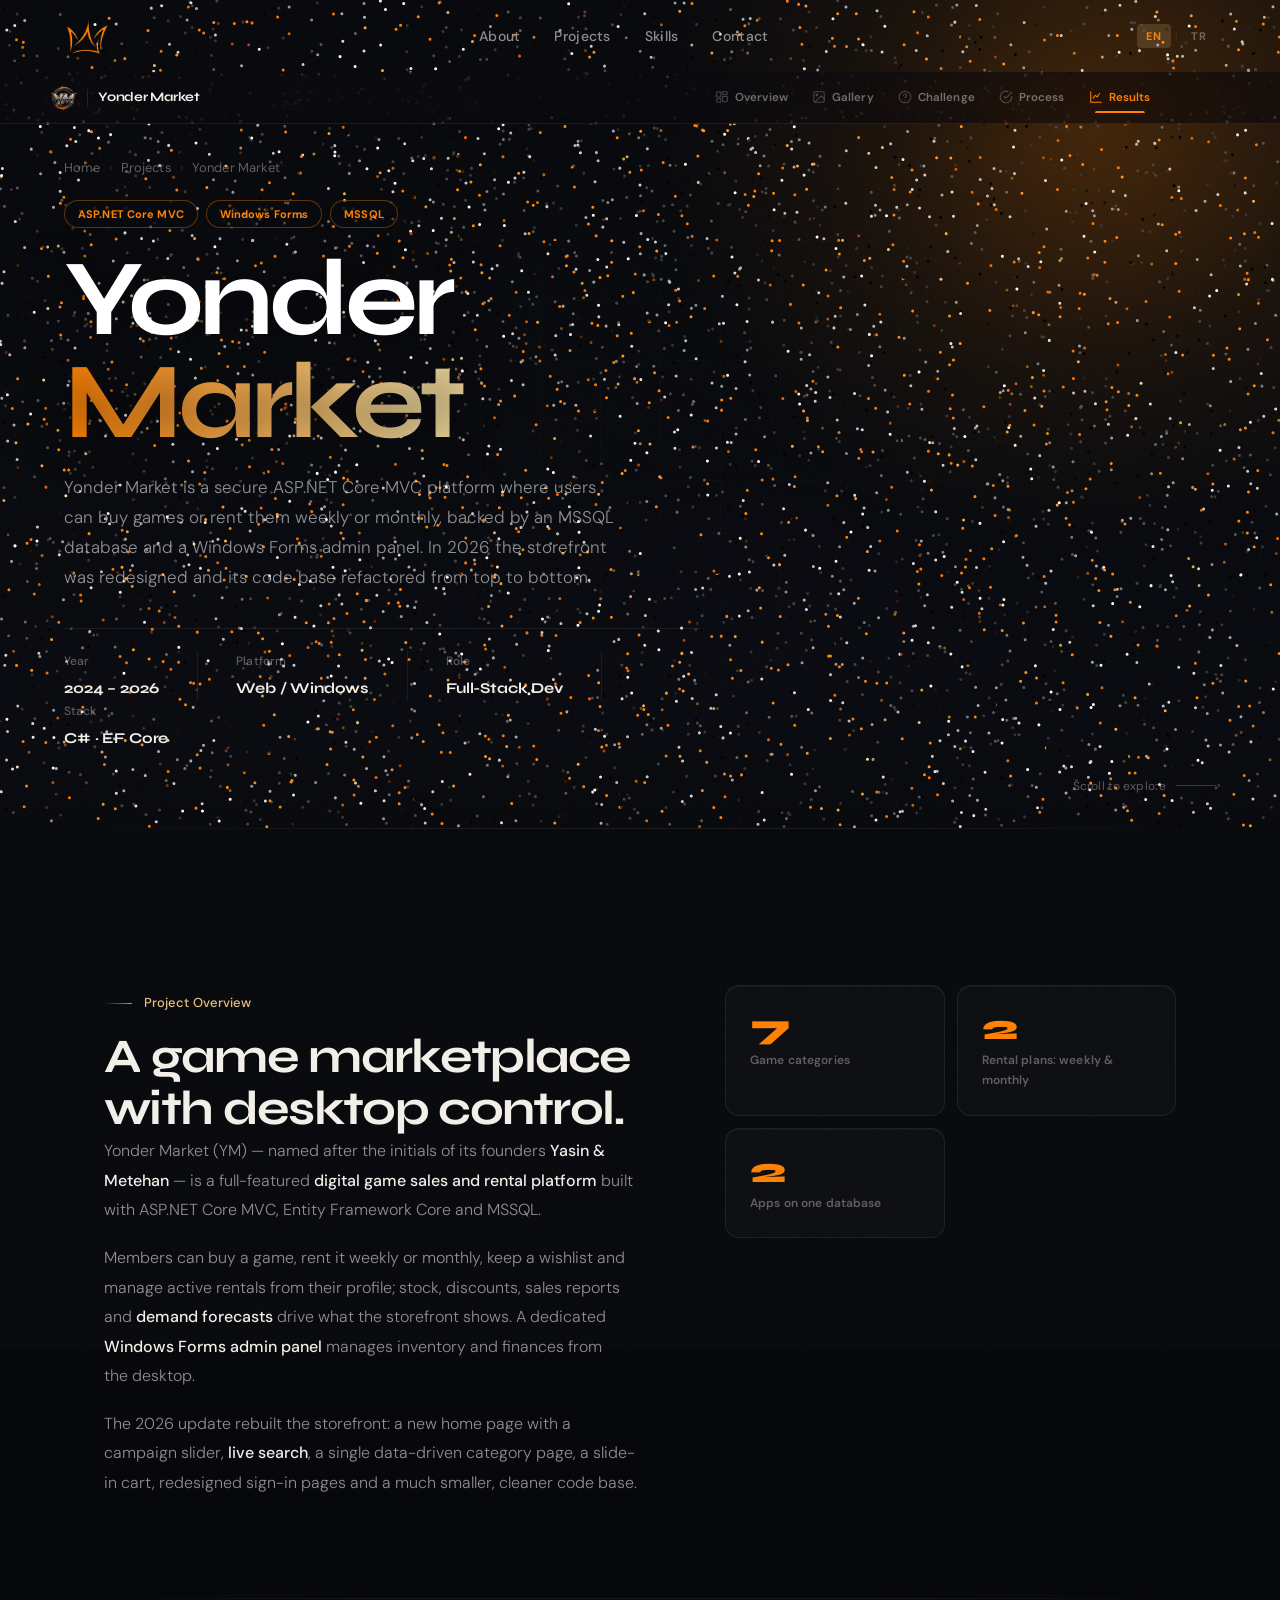
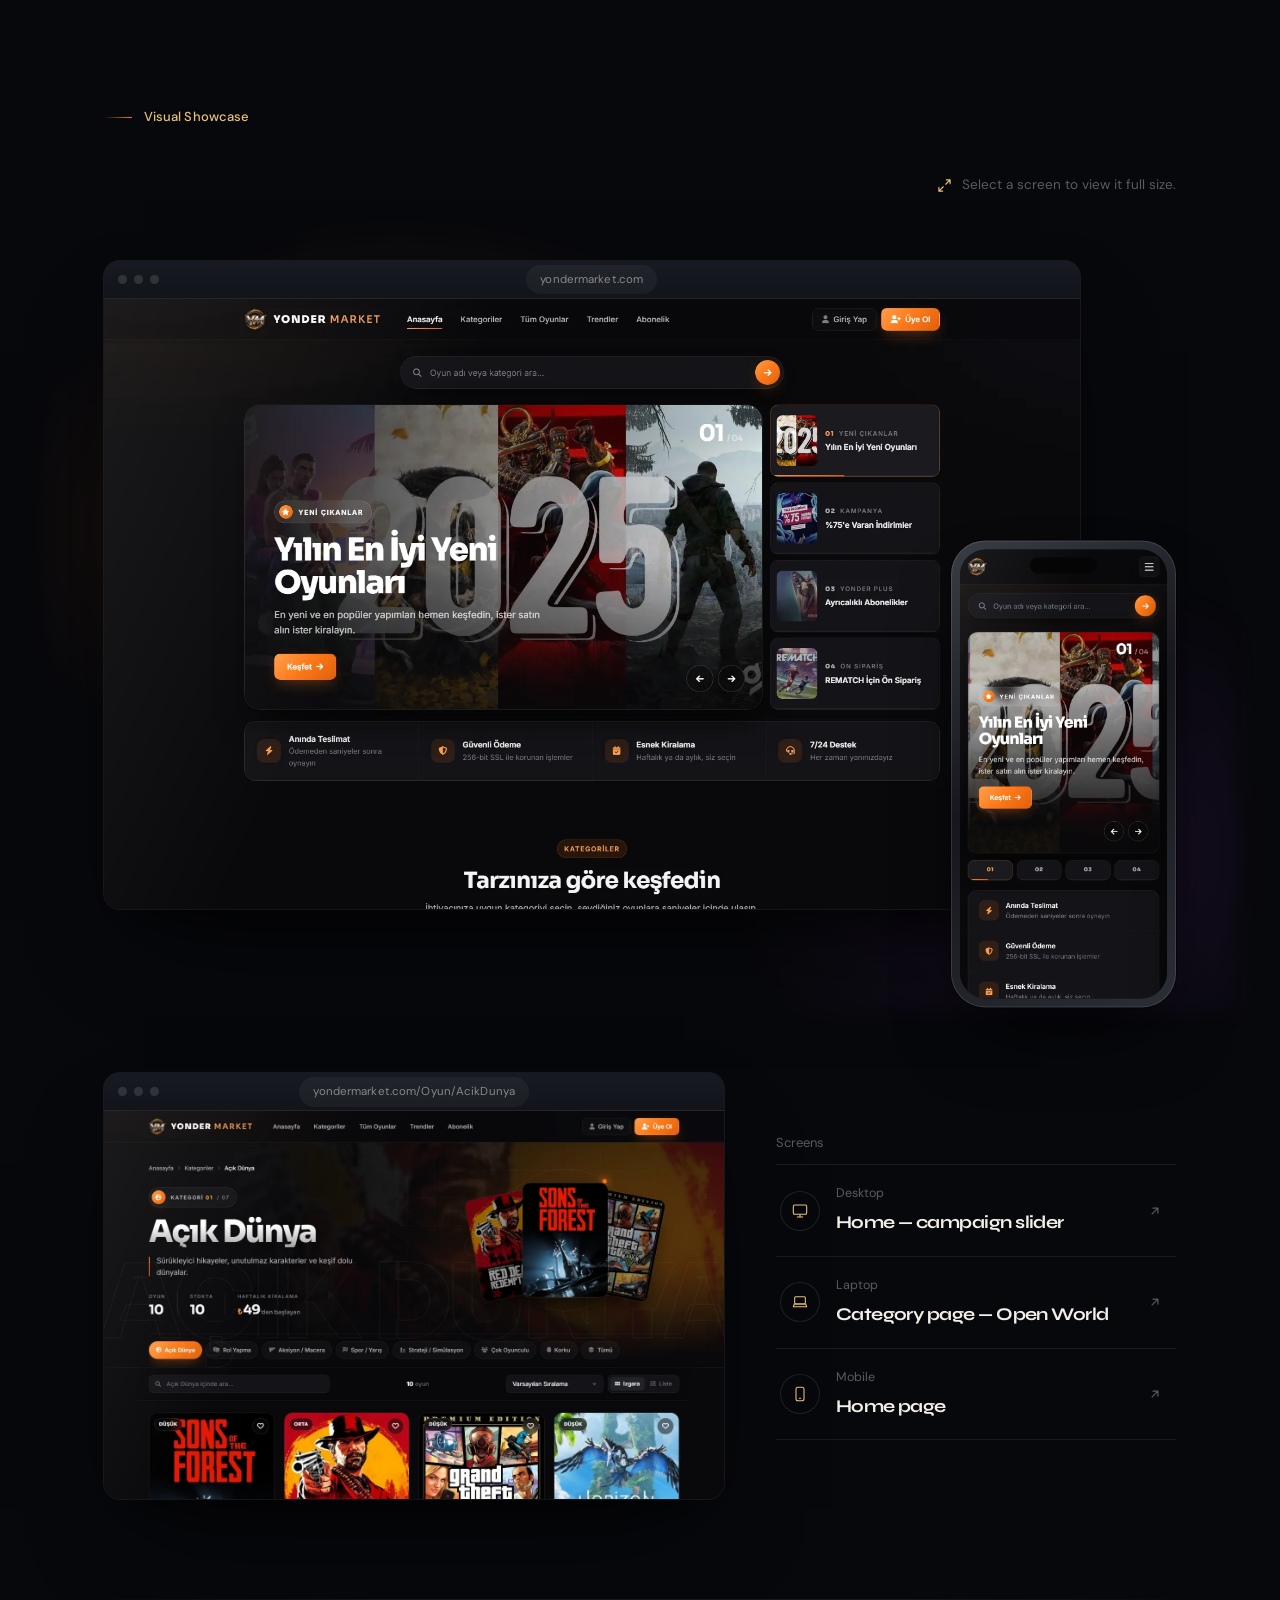
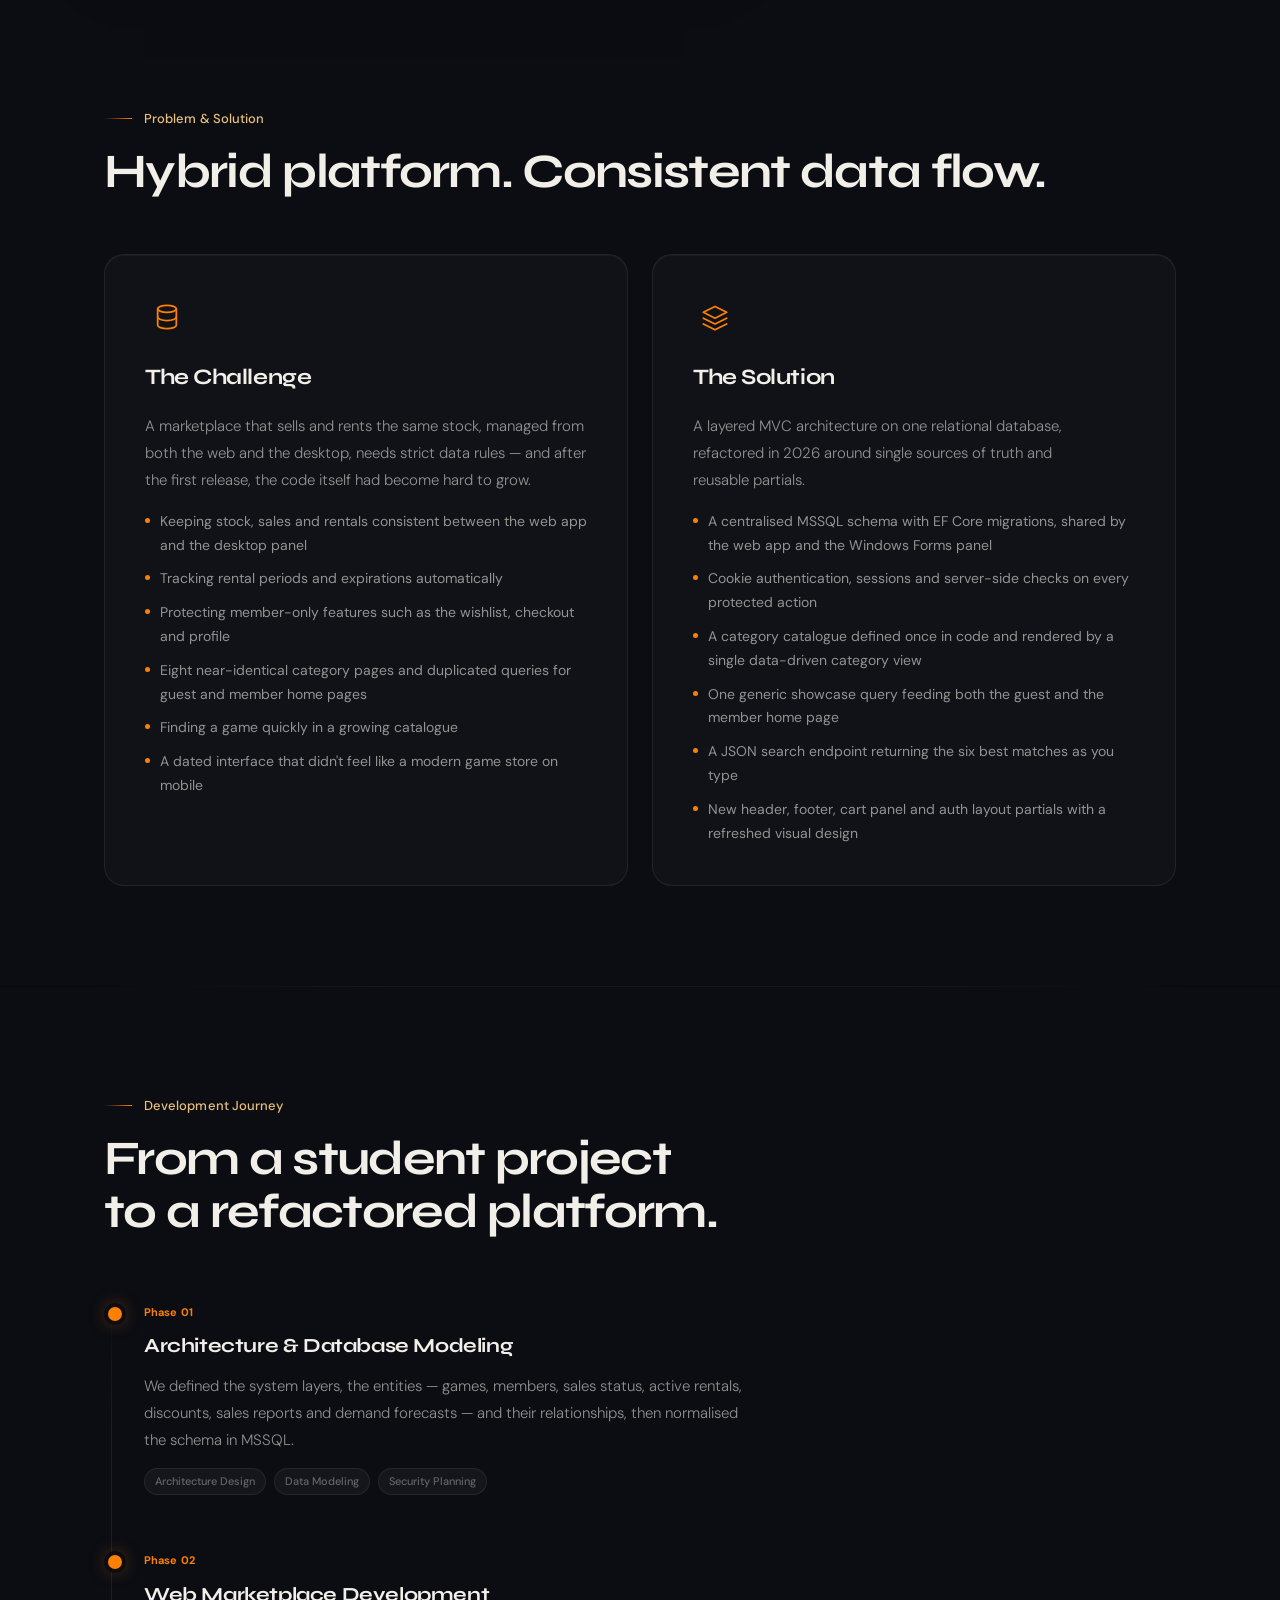
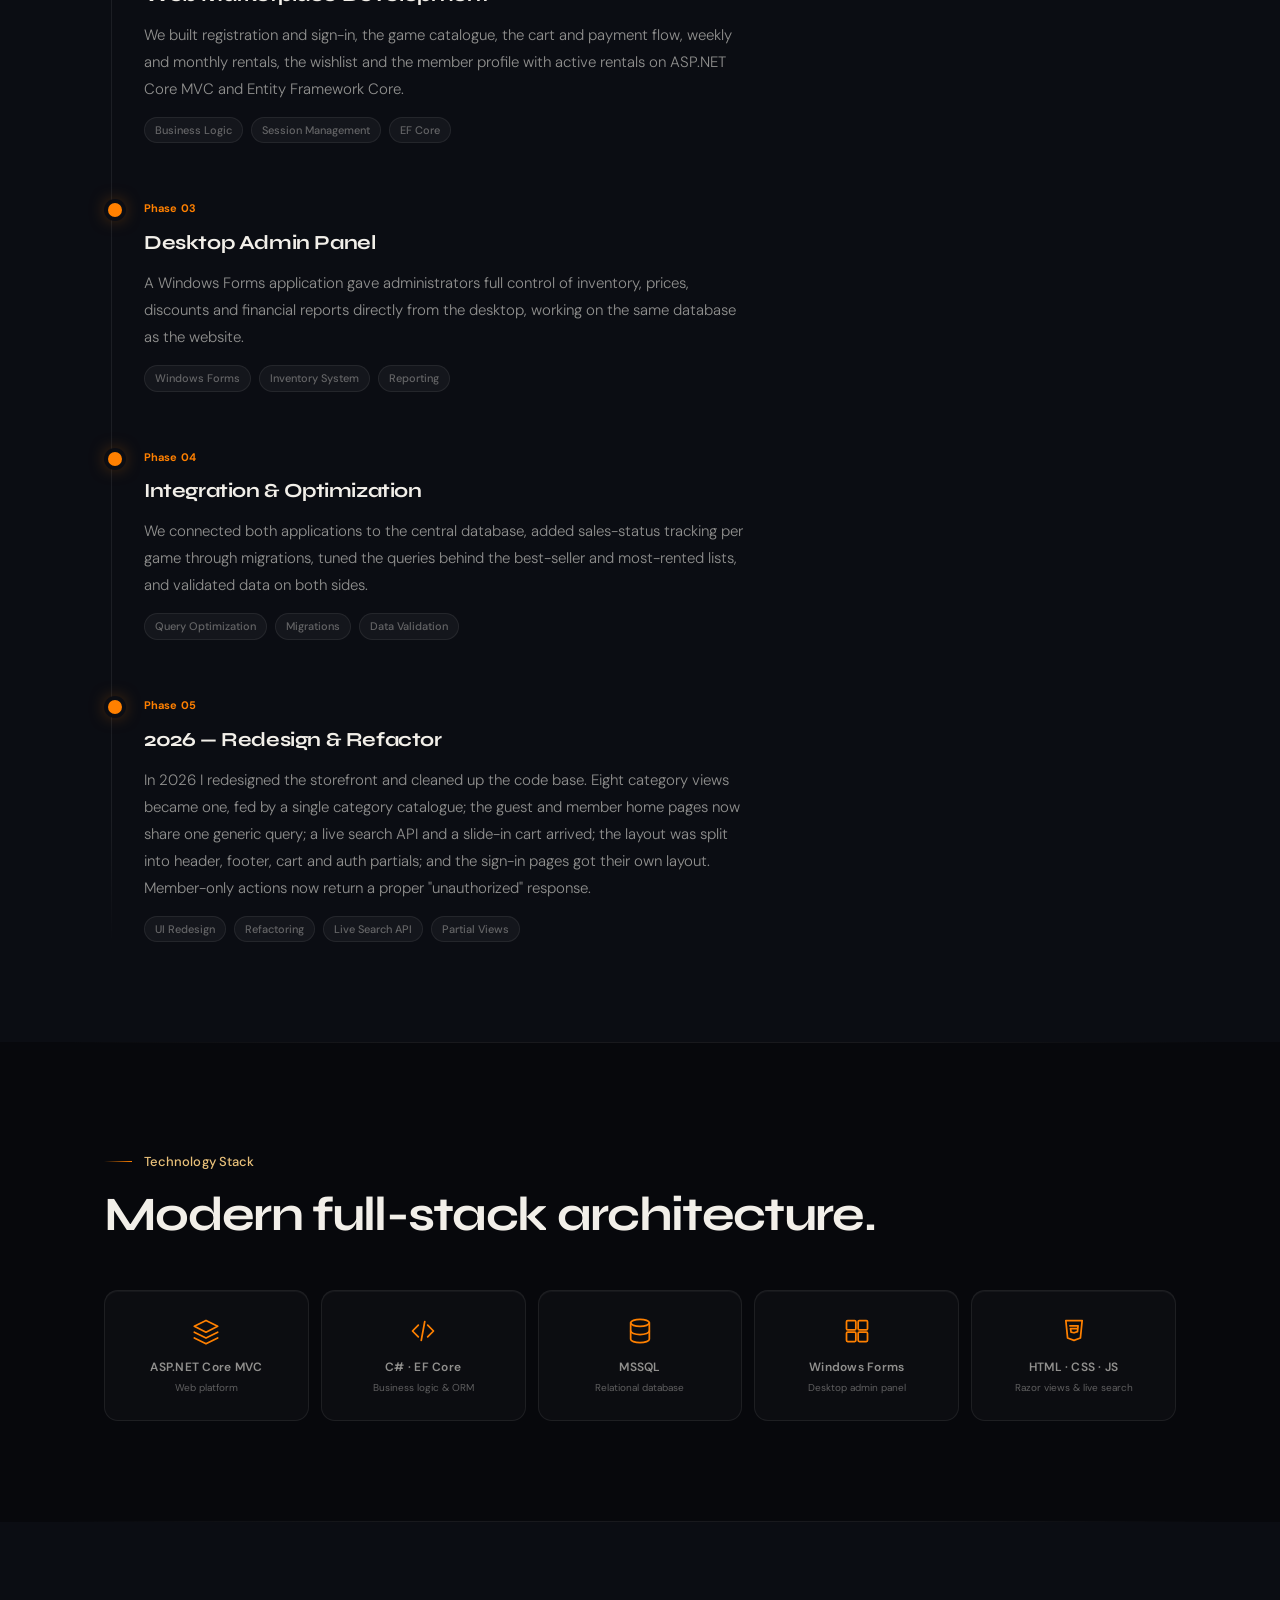
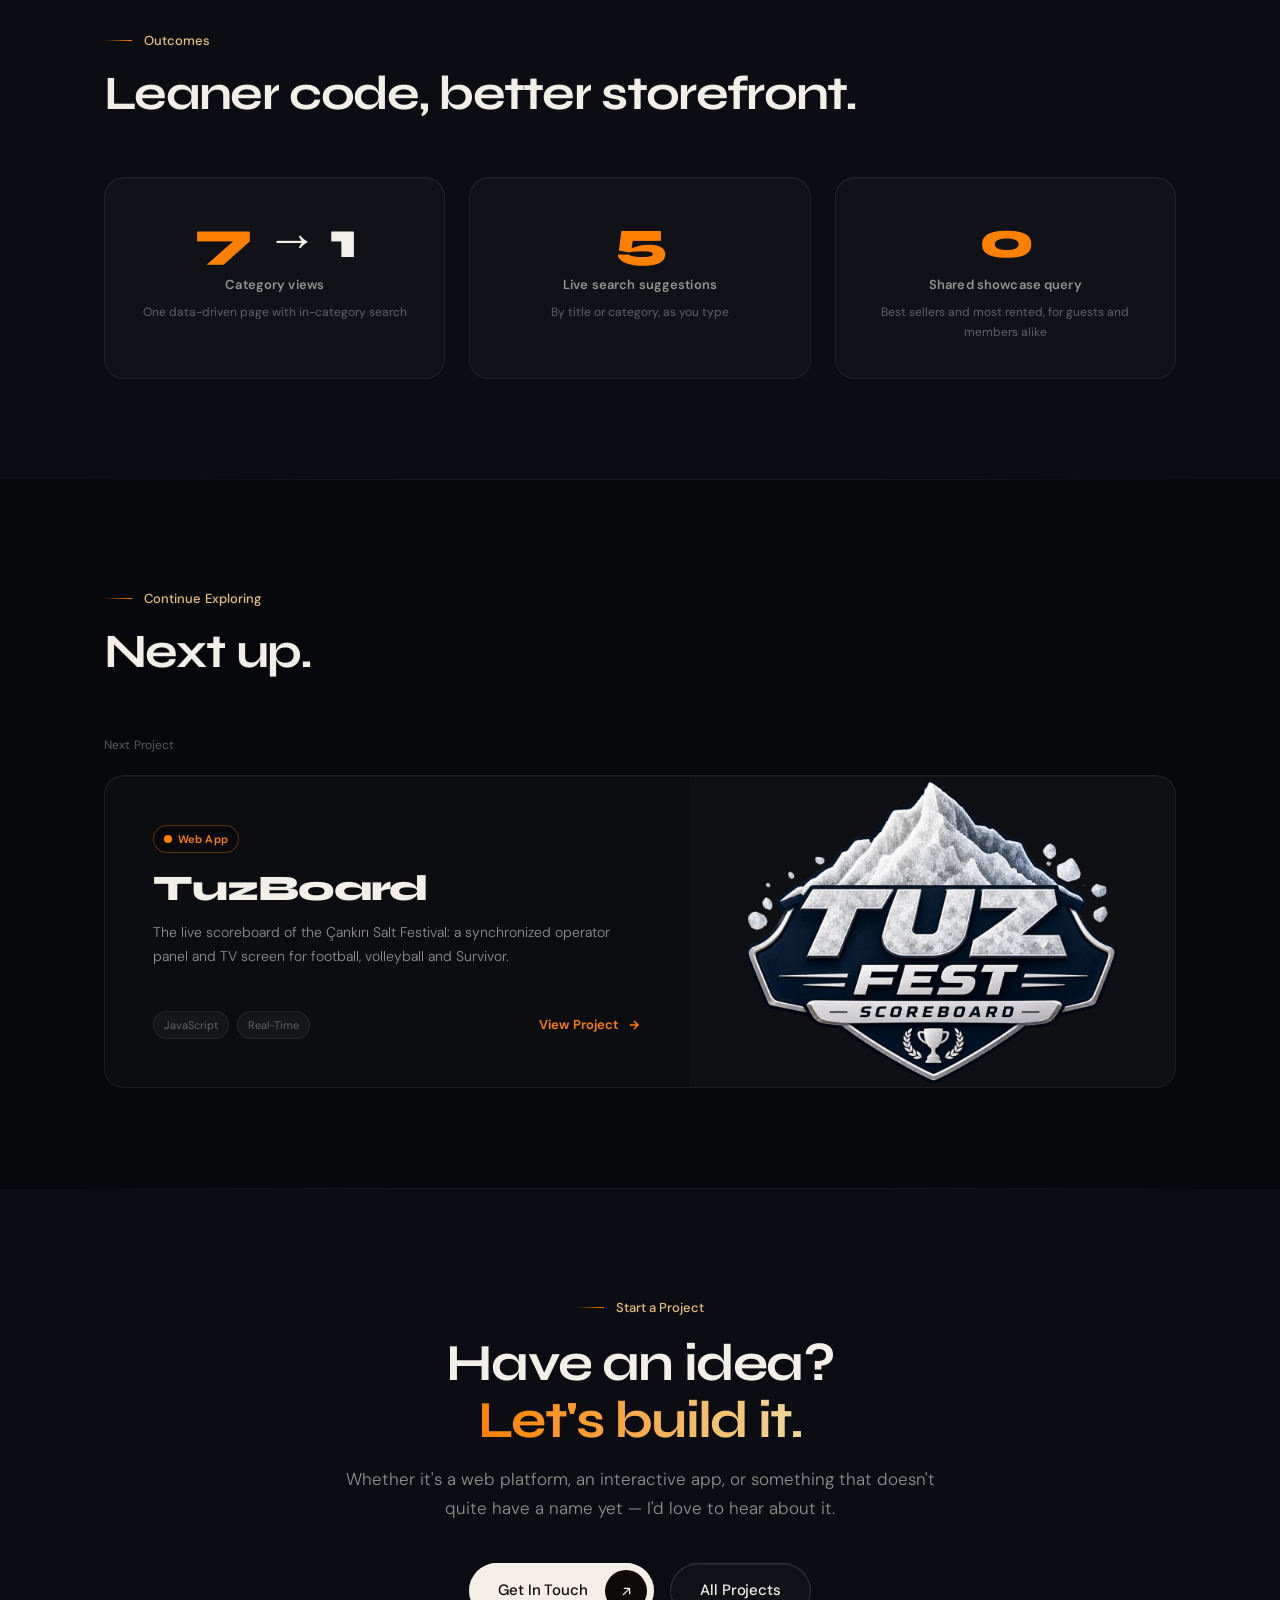
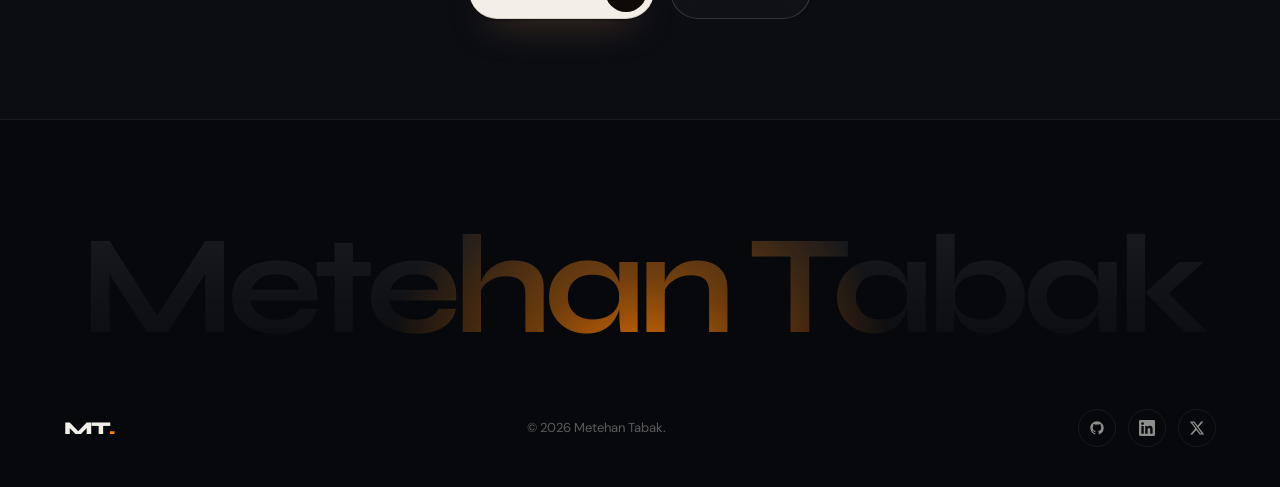
<file: YonderMarket.html>
<!DOCTYPE html>
<html lang="en">
<head>
  <meta charset="UTF-8">
  <meta name="viewport" content="width=device-width, initial-scale=1.0">
  <title>Yonder Market — Metehan Tabak</title>
  <meta name="description" content="Yonder Market — an ASP.NET Core MVC platform for buying and renting games, with a Windows Forms admin panel, MSSQL database and a 2026 redesign. Built by Metehan Tabak.">
  <meta name="theme-color" content="#07080c">
  <link rel="icon" type="image/png" sizes="32x32" href="assets/img/favicon-32.png">
  <link rel="icon" type="image/png" sizes="192x192" href="assets/img/favicon.png">
  <link rel="apple-touch-icon" href="assets/img/apple-touch-icon.png">
  <link rel="preload" href="assets/fonts/syne-latin-wght-normal.woff2" as="font" type="font/woff2" crossorigin>
  <link rel="preload" href="assets/fonts/dm-sans-latin-wght-normal.woff2" as="font" type="font/woff2" crossorigin>
  <script>(function(d){d.classList.add('js');try{if(sessionStorage.getItem('mt_seen'))d.classList.add('pl-quick')}catch(e){}})(document.documentElement)</script>
  <noscript><style>#preloader{display:none!important}.reveal{opacity:1!important;transform:none!important}</style></noscript>
  <link rel="stylesheet" href="assets/css/MobileNav.css">
  <style>
    *, *::before, *::after { margin: 0; padding: 0; box-sizing: border-box; }
    :root {
      --bg: #080a0f;
      --bg2: #0d1017;
      --surface: rgba(255,255,255,0.03);
      --surface-hover: rgba(255,255,255,0.06);
      --border: rgba(255,255,255,0.06);
      --border-hover: rgba(255,255,255,0.14);
      --accent: #ff8000;
      --accent2: #FFB266;
      --accent-glow: rgba(232,192,122,0.18);
      --accent-glow-strong: rgba(232,192,122,0.35);
      --text: #f0f0ee;
      --text-muted: rgba(240,240,238,0.45);
      --text-dim: rgba(240,240,238,0.25);
      --font-display: 'Syne', sans-serif;
      --font-body: 'DM Sans', sans-serif;
    }
    html { scroll-behavior: smooth; }
    body { background: var(--bg); color: var(--text); font-family: var(--font-body); font-size: 16px; line-height: 1.7; overflow-x: hidden; }


    /* ── CUSTOM CURSOR ── */
    #cursor {
      position: fixed;
      top: 0; left: 0;
      width: 12px; height: 12px;
      background: var(--accent);
      border-radius: 50%;
      pointer-events: none;
      z-index: 9999;
      transform: translate(-50%, -50%);
      transition: width .2s, height .2s, background .2s, opacity .3s;
      mix-blend-mode: normal;
      opacity: 0;
    }
    #cursor-ring {
      position: fixed;
      top: 0; left: 0;
      width: 36px; height: 36px;
      border: 1.5px solid rgba(232,192,122,0.5);
      border-radius: 50%;
      pointer-events: none;
      z-index: 9998;
      transform: translate(-50%, -50%);
      transition: all .08s linear, opacity .3s;
      opacity: 0;
    }

    /* PRELOADER */
    #preloader { position: fixed; inset: 0; background: var(--bg); z-index: 99999; display: flex; align-items: center; justify-content: center; flex-direction: column; gap: 24px; transition: opacity .6s ease, visibility .6s ease; }
    #preloader.hidden { opacity: 0; visibility: hidden; }
    .preloader-logo { font-family: var(--font-display); font-size: 40px; font-weight: 800; letter-spacing: -0.03em; color: var(--text); }
    .preloader-logo span { color: var(--accent); }
    .preloader-bar-wrap { width: 200px; height: 2px; background: rgba(255,255,255,0.08); border-radius: 2px; overflow: hidden; }
    .preloader-bar { height: 100%; background: linear-gradient(90deg, var(--accent2), var(--accent)); width: 0%; animation: preload 1.4s cubic-bezier(.4,0,.2,1) forwards; }
    @keyframes preload { 0%{width:0%} 40%{width:60%} 80%{width:88%} 100%{width:100%} }

    /* NAV */
    nav { position: fixed; top: 0; left: 0; right: 0; z-index: 1000; padding: 0 clamp(24px,5vw,80px); height: 72px; display: flex; align-items: center; gap: 24px; transition: background .4s, backdrop-filter .4s; }
    nav.scrolled { background: rgba(8,10,15,0.85); backdrop-filter: blur(20px); border-bottom: 1px solid var(--border); }
    .nav-logo { text-decoration: none; flex: 0 0 auto; display: flex; align-items: center; }
    .nav-logo-img { height: 60px; width: auto; display: block; object-fit: contain; filter: brightness(1); transition: opacity .25s; }
    .nav-logo:hover .nav-logo-img { opacity: 0.8; }
    .nav-links { display: flex; align-items: center; gap: 40px; list-style: none; }
    .nav-links a { font-size: 14px; font-weight: 500; color: var(--text-muted); text-decoration: none; letter-spacing: 0.02em; transition: color .25s; position: relative; }
    .nav-links a::after { content:''; position:absolute; bottom:-4px; left:0; width:0; height:1px; background:var(--accent); transition:width .3s cubic-bezier(.4,0,.2,1); }
    .nav-links a:hover { color: var(--text); }
    .nav-links a:hover::after { width: 100%; }
    .hamburger { display: none; flex-direction: column; gap: 5px; background: none; border: none; padding: 4px; }
    .hamburger span { display: block; width: 22px; height: 1.5px; background: var(--text); border-radius: 2px; }

    /* ══ HERO ══ */
    #hero {
      position: relative;
      min-height: 92vh;
      display: flex;
      flex-direction: column;
      justify-content: flex-end;
      overflow: hidden;
    }

    /* subtle dark base */
    .hero-art {
      position: absolute; inset: 0; z-index: 0;
    }
    .hero-art::before {
      content: ''; position: absolute; inset: 0; z-index: 1; pointer-events: none;
      background:
        radial-gradient(ellipse 110% 70% at 50% 0%,   rgba(8,10,15,0.55) 0%, transparent 60%),
        radial-gradient(ellipse 100% 50% at 50% 100%,  rgba(8,10,15,0.95) 0%, rgba(8,10,15,0.6) 40%, transparent 70%);
    }
    .hero-art::after {
      content: ''; position: absolute; inset: 0; z-index: 2; pointer-events: none;
      background: linear-gradient(to top,
        var(--bg) 0%, rgba(8,10,15,0.96) 12%, rgba(8,10,15,0.80) 25%,
        rgba(8,10,15,0.45) 45%, rgba(8,10,15,0.15) 65%, transparent 80%);
    }
    .hero-noise { position: absolute; inset: 0; z-index: 3;
      background-image: url("data:image/svg+xml,%3Csvg viewBox='0 0 256 256' xmlns='http://www.w3.org/2000/svg'%3E%3Cfilter id='n'%3E%3CfeTurbulence type='fractalNoise' baseFrequency='0.9' numOctaves='4' stitchTiles='stitch'/%3E%3C/filter%3E%3Crect width='100%25' height='100%25' filter='url(%23n)' opacity='0.03'/%3E%3C/svg%3E");
      background-size: 200px; pointer-events: none; }
    .hero-grid { position: absolute; inset: 0; z-index: 3;
      background-image: linear-gradient(rgba(255,255,255,0.018) 1px, transparent 1px),
                        linear-gradient(90deg, rgba(255,255,255,0.018) 1px, transparent 1px);
      background-size: 60px 60px;
      mask-image: radial-gradient(ellipse 70% 70% at 50% 50%, black 0%, transparent 75%);
      pointer-events: none; }

    /* content strip — flex row: text left, logo right */
    .hero-content {
      position: relative; z-index: 10; width: 100%;
      padding: 0 clamp(28px,5vw,88px) clamp(52px,6vw,88px);
      opacity: 0; animation: fadeUp .9s ease .25s forwards;
      display: flex;
      align-items: flex-end;
      justify-content: space-between;
      gap: 0;
      overflow: visible;
    }
    /* text sits on top of the logo bleed */
    .hero-text {
      flex: 1; min-width: 0;
      position: relative; z-index: 2;
    }

    /* ── PARALLAX LOGO IMG ── */
    #heroLogoImg {
      flex-shrink: 0;
      width: clamp(1000px, 52vw, 720px);
      height: clamp(420px, 52vw, 720px);
      object-fit: contain;
      display: block;
      margin-right: 40px;
      opacity: 0;
      will-change: transform;
      position: relative; z-index: 1;
      transition: opacity 0.7s ease;
      pointer-events: none;
    }
    #heroLogoImg.loaded { opacity: 0.65; }
    @media (max-width: 768px) { #heroLogoImg { display: none; } }
    .hero-breadcrumb { display: flex; align-items: center; gap: 8px; font-size: 11px; color: rgba(255,255,255,.35); letter-spacing: 0.07em; text-transform: uppercase; margin-bottom: 20px; }
    .hero-breadcrumb a { color: rgba(255,255,255,.35); text-decoration: none; transition: color .2s; }
    .hero-breadcrumb a:hover { color: var(--accent); }
    .hero-breadcrumb-sep { opacity: .4; }
    .hero-tags { display: flex; gap: 8px; flex-wrap: wrap; margin-bottom: 20px; }
    .hero-tag { padding: 4px 13px; background: rgba(232,192,122,0.1); border: 1px solid rgba(232,192,122,0.22); border-radius: 100px; font-size: 10px; font-weight: 700; color: var(--accent); letter-spacing: 0.07em; text-transform: uppercase; }
    h1.hero-title { font-family: var(--font-display); font-size: clamp(52px, 9.5vw, 108px); font-weight: 800; line-height: .95; letter-spacing: -0.04em; color: #fff; margin-bottom: 20px; text-shadow: 0 4px 40px rgba(0,0,0,.5); }
    h1.hero-title span { display: block; background: linear-gradient(90deg, var(--accent) 0%, #f0d89a 55%, var(--accent2) 100%); -webkit-background-clip: text; -webkit-text-fill-color: transparent; background-clip: text; }
    .hero-desc { font-size: clamp(14px, 1.6vw, 17px); color: rgba(255,255,255,.55); max-width: 560px; line-height: 1.75; font-weight: 300; margin-bottom: 36px; }
    .hero-meta { display: flex; gap: 48px; flex-wrap: wrap; }
    .meta-label { font-size: 10px; letter-spacing: 0.1em; text-transform: uppercase; color: var(--text-dim); font-weight: 600; margin-bottom: 4px; }
    .meta-value { font-family: var(--font-display); font-size: 15px; font-weight: 700; color: var(--text); letter-spacing: -0.01em; }
    .hero-scroll { position: absolute; bottom: 32px; right: clamp(24px,5vw,80px); display: flex; align-items: center; gap: 10px; font-size: 11px; letter-spacing: 0.1em; text-transform: uppercase; color: var(--text-dim); opacity: 0; animation: fadeUp .8s ease 1s forwards; }
    .scroll-line { width: 40px; height: 1px; background: rgba(255,255,255,.18); overflow: hidden; position: relative; }
    .scroll-line::after { content:''; position:absolute; left:-100%; top:0; width:100%; height:100%; background:var(--accent); animation: lineSlide 2.2s ease 1.8s infinite; }
    @keyframes lineSlide { 0%{left:-100%} 50%{left:0%} 100%{left:100%} }
    @keyframes fadeUp { from{opacity:0;transform:translateY(28px)} to{opacity:1;transform:translateY(0)} }

    /* DIVIDER */
    .section-divider { height: 1px; background: linear-gradient(90deg, transparent, var(--border) 30%, var(--border) 70%, transparent); margin: 0 clamp(24px,5vw,80px); }

    /* SECTION BASE */
    .section-wrap { max-width: 1200px; margin: 0 auto; padding: 100px clamp(24px,5vw,80px); }
    .section-label { display: inline-flex; align-items: center; gap: 10px; font-size: 11px; letter-spacing: 0.12em; text-transform: uppercase; color: var(--accent); font-weight: 600; margin-bottom: 16px; }
    .section-label::before { content:''; display:block; width:24px; height:1px; background:var(--accent); }
    .section-title { font-family: var(--font-display); font-size: clamp(28px,4.5vw,48px); font-weight: 800; letter-spacing: -0.03em; line-height: 1.1; color: var(--text); }

    /* REVEAL */
    .reveal { opacity: 0; transform: translateY(32px); transition: opacity .8s cubic-bezier(.4,0,.2,1), transform .8s cubic-bezier(.4,0,.2,1); }
    .reveal.visible { opacity: 1; transform: translateY(0); }
    .reveal-delay-1 { transition-delay: .1s; }
    .reveal-delay-2 { transition-delay: .2s; }
    .reveal-delay-3 { transition-delay: .3s; }
    .reveal-delay-4 { transition-delay: .4s; }

    /* OVERVIEW */
    #overview { background: var(--bg); }
    .overview-grid { display: grid; grid-template-columns: 1.2fr 1fr; gap: 80px; align-items: start; margin-top: 56px; }
    .overview-body { font-size: 16px; color: var(--text-muted); line-height: 1.85; font-weight: 300; }
    .overview-body p + p { margin-top: 18px; }
    .overview-body strong { color: var(--text); font-weight: 500; }
    .stat-card { padding: 24px; background: var(--surface); border: 1px solid var(--border); border-radius: 14px; transition: all .3s; }
    .stat-card:hover { background: var(--surface-hover); border-color: var(--border-hover); transform: translateX(4px); }
    .stat-card-num { font-family: var(--font-display); font-size: 36px; font-weight: 800; letter-spacing: -0.04em; color: var(--text); line-height: 1; }
    .stat-card-num span { color: var(--accent); }
    .stat-card-label { font-size: 12px; letter-spacing: 0.06em; text-transform: uppercase; color: var(--text-dim); margin-top: 4px; font-weight: 600; }
    .stat-row { display: grid; grid-template-columns: 1fr 1fr; gap: 12px; }

    /* CHALLENGE / SOLUTION */
    #challenge { background: var(--bg2); }
    .cs-grid { display: grid; grid-template-columns: 1fr 1fr; gap: 24px; margin-top: 56px; }
    .cs-card { padding: 40px; background: var(--surface); border: 1px solid var(--border); border-radius: 20px; transition: all .4s; }
    .cs-card:hover { background: var(--surface-hover); border-color: var(--border-hover); transform: translateY(-4px); }
    .cs-icon { width:44px; height:44px; display:flex; align-items:center; justify-content:center; color:var(--accent); margin-bottom:20px; }
    .cs-title { font-family: var(--font-display); font-size: 22px; font-weight: 700; color: var(--text); letter-spacing: -0.02em; margin-bottom: 16px; }
    .cs-body { font-size: 15px; color: var(--text-muted); line-height: 1.8; font-weight: 300; }
    .cs-list { margin-top: 16px; display: flex; flex-direction: column; gap: 10px; }
    .cs-item { display: flex; align-items: flex-start; gap: 10px; font-size: 14px; color: var(--text-muted); }
    .cs-item::before { content:''; display:block; width:5px; height:5px; border-radius:50%; background:var(--accent); margin-top:8px; flex-shrink:0; }

        /* GALLERY */
    #gallery { background: var(--bg); }

    /* ── Gallery Layout ── */
    .gallery-showcase { display: flex; flex-direction: column; gap: 32px; margin-top: 56px; }

    /* Row wrappers */
    .gallery-row { display: flex; gap: 24px; align-items: stretch; }

    /* ── DEVICE LABEL ── */
    .device-label {
      display: inline-flex; align-items: center; gap: 6px;
      font-size: 10px; font-weight: 700; letter-spacing: 0.1em; text-transform: uppercase;
      color: var(--text-dim); margin-bottom: 10px;
    }
    .device-label svg { opacity: .55; }

    /* ── DESKTOP FRAME ── */
    .device-desktop {
      flex: 1; min-width: 0;
      transition: transform .4s cubic-bezier(.4,0,.2,1);
    }
    .device-desktop:hover { transform: translateY(-5px); }

    .browser-frame {
      border-radius: 14px; overflow: hidden;
      border: 1px solid var(--border-hover);
      background: #1a1d24;
      box-shadow: 0 24px 64px rgba(0,0,0,0.55), 0 0 0 1px rgba(255,255,255,0.04);
      transition: box-shadow .4s, border-color .4s;
    }
    .device-desktop:hover .browser-frame {
      box-shadow: 0 32px 80px rgba(0,0,0,0.65), 0 0 0 1px rgba(232,192,122,0.14);
      border-color: rgba(232,192,122,0.2);
    }
    .browser-bar {
      height: 36px; background: #141720;
      border-bottom: 1px solid rgba(255,255,255,0.06);
      display: flex; align-items: center; padding: 0 14px; gap: 7px; flex-shrink: 0;
    }
    .browser-dot {
      width: 10px; height: 10px; border-radius: 50%; flex-shrink: 0;
    }
    .browser-dot:nth-child(1) { background: #ff5f57; }
    .browser-dot:nth-child(2) { background: #febc2e; }
    .browser-dot:nth-child(3) { background: #28c840; }
    .browser-url {
      flex: 1; height: 20px; background: rgba(255,255,255,0.05);
      border-radius: 4px; margin: 0 10px; display: flex; align-items: center;
      padding: 0 8px; gap: 6px;
    }
    .browser-url-lock { width: 8px; height: 8px; opacity: .4; }
    .browser-url-text {
      font-size: 10px; color: rgba(255,255,255,0.3); letter-spacing: 0.02em;
      white-space: nowrap; overflow: hidden; text-overflow: ellipsis;
    }
    .browser-screen {
      width: 100%; aspect-ratio: 16/10; overflow: hidden;
      position: relative; display: block;
    }
    .browser-screen img {
      width: 100%; height: 100%; object-fit: cover; object-position: top center;
      display: block; transition: transform .6s cubic-bezier(.4,0,.2,1);
    }
    .device-desktop:hover .browser-screen img { transform: scale(1.03); }

    /* ── MOBILE FRAME ── */
    .device-mobile {
      flex: 0 0 auto; width: 190px;
      transition: transform .4s cubic-bezier(.4,0,.2,1);
    }
    .device-mobile:hover { transform: translateY(-5px); }

    .phone-frame {
      border-radius: 30px; overflow: hidden;
      border: 2px solid rgba(255,255,255,0.1);
      background: #111318;
      box-shadow: 0 24px 64px rgba(0,0,0,0.6), inset 0 1px 0 rgba(255,255,255,0.08), 0 0 0 1px rgba(255,255,255,0.04);
      transition: box-shadow .4s, border-color .4s;
      position: relative;
    }
    .device-mobile:hover .phone-frame {
      box-shadow: 0 32px 80px rgba(0,0,0,0.7), inset 0 1px 0 rgba(255,255,255,0.1), 0 0 0 1px rgba(232,192,122,0.18);
      border-color: rgba(232,192,122,0.25);
    }
    .phone-notch {
      height: 28px; background: #111318;
      display: flex; align-items: center; justify-content: center;
      position: relative; z-index: 2; flex-shrink: 0;
    }
    .phone-notch-pill {
      width: 72px; height: 12px; background: #0d1017; border-radius: 8px;
    }
    .phone-screen {
      width: 100%; aspect-ratio: 9/19; overflow: hidden; display: block;
      background: #0d1017;
    }
    .phone-screen img {
      width: 100%; height: 100%; object-fit: cover; object-position: top center;
      display: block; transition: transform .6s cubic-bezier(.4,0,.2,1);
    }
    .device-mobile:hover .phone-screen img { transform: scale(1.03); }
    .phone-home {
      height: 24px; display: flex; align-items: center; justify-content: center;
      flex-shrink: 0;
    }
    .phone-home-bar {
      width: 52px; height: 4px; border-radius: 3px; background: rgba(255,255,255,0.18);
    }

    @media (max-width: 900px) {
      .gallery-row { flex-direction: column; }
      .device-mobile { width: 100%; max-width: 220px; margin: 0 auto; }
    }
    @media (max-width: 560px) {
      .device-mobile { width: 180px; }
    }

    /* old classes kept for compatibility */
    .gallery-grid { display: none; }
    .gallery-item { display: none; }
    .gallery-caption { font-family: var(--font-display); font-size: 14px; font-weight: 700; color: var(--text); letter-spacing: -0.01em; }
    .gallery-sub { font-size: 12px; color: var(--text-dim); }

    /* PROCESS */
    #process { background: var(--bg2); }
    .process-timeline { position: relative; margin-top: 64px; padding-left: 40px; }
    .process-timeline::before { content:''; position:absolute; left:7px; top:0; bottom:0; width:1px; background:linear-gradient(to bottom, transparent, var(--border) 10%, var(--border) 90%, transparent); }
    .process-step { position: relative; padding-bottom: 56px; }
    .process-step:last-child { padding-bottom: 0; }
    .process-dot { position: absolute; left: -36px; top: 4px; width: 14px; height: 14px; border-radius: 50%; border: 2px solid var(--accent); background: var(--bg2); transition: all .3s; }
    .process-step:hover .process-dot { background: var(--accent); box-shadow: 0 0 16px var(--accent-glow); }
    .process-num { font-size: 11px; font-weight: 700; color: var(--accent); letter-spacing: 0.1em; text-transform: uppercase; margin-bottom: 8px; }
    .process-title { font-family: var(--font-display); font-size: 20px; font-weight: 700; color: var(--text); letter-spacing: -0.02em; margin-bottom: 10px; }
    .process-body { font-size: 15px; color: var(--text-muted); line-height: 1.8; font-weight: 300; max-width: 600px; }
    .process-tags { display: flex; gap: 8px; flex-wrap: wrap; margin-top: 14px; }
    .ptag { padding: 3px 10px; background: rgba(255,255,255,0.04); border: 1px solid var(--border); border-radius: 100px; font-size: 11px; color: var(--text-dim); font-weight: 500; }

    /* TECH */
    #tech { background: var(--bg); }
    .tech-grid { display: grid; grid-template-columns: repeat(5, 1fr); gap: 12px; margin-top: 48px; }
    .tech-item { padding: 24px 16px; background: var(--surface); border: 1px solid var(--border); border-radius: 14px; text-align: center; transition: all .3s cubic-bezier(.4,0,.2,1); display:flex; flex-direction:column; align-items:center; }
    .tech-item:hover { background: var(--surface-hover); border-color: rgba(232,192,122,0.25); transform: translateY(-4px); box-shadow: 0 8px 24px rgba(0,0,0,0.3), 0 0 0 1px rgba(232,192,122,0.1); }
    .tech-icon { width:32px; height:32px; display:flex; align-items:center; justify-content:center; color:var(--accent); margin:0 auto 10px auto; }
    .tech-label { font-size: 12px; font-weight: 600; color: var(--text-muted); letter-spacing: 0.02em; }
    .tech-sub { font-size: 10px; color: var(--text-dim); margin-top: 2px; }

    /* RESULTS */
    #results { background: var(--bg2); }
    .results-grid { display: grid; grid-template-columns: repeat(3, 1fr); gap: 24px; margin-top: 56px; }
    .result-card { padding: 36px 32px; background: var(--surface); border: 1px solid var(--border); border-radius: 20px; text-align: center; transition: all .4s; position: relative; overflow: hidden; }
    .result-card::before { content:''; position:absolute; inset:0; background:radial-gradient(circle at 50% 0%, var(--accent-glow) 0%, transparent 70%); opacity:0; transition:opacity .4s; }
    .result-card:hover { background: var(--surface-hover); border-color: rgba(232,192,122,0.2); transform: translateY(-6px); box-shadow: 0 16px 48px rgba(0,0,0,0.4); }
    .result-card:hover::before { opacity: 1; }
    .result-num { font-family: var(--font-display); font-size: 52px; font-weight: 800; letter-spacing: -0.04em; color: var(--text); line-height: 1; position: relative; }
    .result-num span { color: var(--accent); }
    .result-label { font-size: 13px; font-weight: 600; color: var(--text-muted); margin-top: 8px; letter-spacing: 0.02em; position: relative; }
    .result-desc { font-size: 12px; color: var(--text-dim); margin-top: 6px; position: relative; }

    /* NEXT PROJECT */
    #next { background: var(--bg); }
    .next-inner { margin-top: 56px; }
    .next-label { font-size: 12px; letter-spacing: 0.1em; text-transform: uppercase; color: var(--text-dim); margin-bottom: 20px; }
    .next-card { display: grid; grid-template-columns: 1.2fr 1fr; border: 1px solid var(--border); border-radius: 20px; overflow: hidden; transition: all .4s cubic-bezier(.4,0,.2,1); text-decoration: none; background: var(--surface); transform-style: preserve-3d; }
    .next-card:hover { border-color: rgba(232,192,122,0.25); background: var(--surface-hover); transform: perspective(1200px) translateY(-8px); box-shadow: 0 24px 80px rgba(0,0,0,0.5), 0 0 0 1px rgba(232,192,122,0.1); }
    .next-card-content { padding: 48px; display: flex; flex-direction: column; justify-content: space-between; }
    .next-card-badge { display: inline-flex; align-items: center; gap: 6px; padding: 4px 10px; background: var(--accent-glow); border: 1px solid rgba(232,192,122,0.25); border-radius: 100px; font-size: 10px; font-weight: 600; color: var(--accent); letter-spacing: 0.08em; text-transform: uppercase; margin-bottom: 16px; }
    .next-card-title { font-family: var(--font-display); font-size: clamp(22px,3.5vw,36px); font-weight: 800; color: var(--text); letter-spacing: -0.03em; line-height: 1.1; margin-bottom: 12px; }
    .next-card-desc { font-size: 14px; color: var(--text-muted); line-height: 1.7; font-weight: 300; }
    .next-card-bottom { margin-top: 32px; display: flex; align-items: center; justify-content: space-between; }
    .next-card-tags { display: flex; gap: 8px; flex-wrap: wrap; }
    .ntag { padding: 4px 10px; background: rgba(255,255,255,0.04); border: 1px solid var(--border); border-radius: 100px; font-size: 11px; color: var(--text-dim); }
    .next-arrow { display: flex; align-items: center; gap: 8px; font-size: 13px; font-weight: 600; color: var(--accent); letter-spacing: 0.04em; text-transform: uppercase; transition: gap .2s; }
    .next-card:hover .next-arrow { gap: 14px; }
    .next-card-visual { background: linear-gradient(135deg, rgba(44, 44, 44, 0.1) 100%, rgba(70,70,70,0.06) 0%); display: flex; align-items: center; justify-content: center; font-size: 80px; min-height: 240px; }
    .next-card-visual-emoji { transition: transform .5s cubic-bezier(.4,0,.2,1); }
    .next-card:hover .next-card-visual-emoji { transform: scale(1.1) rotate(-5deg); }
    .next-card-img { max-width: 80%; height: auto; object-fit: contain; transition: transform .5s cubic-bezier(.4,0,.2,1); }
    .next-card:hover .next-card-img { transform: scale(1.1); }

    /* CTA */
    #cta { background: var(--bg2); }
    .cta-inner { text-align: center; max-width: 600px; margin: 0 auto; }
    .cta-title { font-family: var(--font-display); font-size: clamp(28px,5vw,52px); font-weight: 800; letter-spacing: -0.03em; line-height: 1.1; color: var(--text); margin-bottom: 16px; }
    .cta-title span { background: linear-gradient(90deg, var(--accent) 0%, #f0d89a 100%); -webkit-background-clip: text; -webkit-text-fill-color: transparent; background-clip: text; }
    .cta-desc { font-size: 17px; color: var(--text-muted); line-height: 1.7; font-weight: 300; margin-bottom: 40px; }
    .cta-btns { display: flex; gap: 16px; justify-content: center; flex-wrap: wrap; }
    .btn-primary { display: inline-flex; align-items: center; gap: 10px; padding: 14px 30px; background: var(--accent); color: #080a0f; font-family: var(--font-body); font-size: 14px; font-weight: 600; letter-spacing: 0.01em; border-radius: 8px; border: none; text-decoration: none; transition: all .3s cubic-bezier(.4,0,.2,1); position: relative; overflow: hidden; }
    .btn-primary::before { content:''; position:absolute; inset:0; background:rgba(255,255,255,0.15); opacity:0; transition:opacity .3s; }
    .btn-primary:hover { transform: translateY(-2px); box-shadow: 0 8px 30px var(--accent-glow-strong); }
    .btn-primary:hover::before { opacity: 1; }
    .btn-secondary { display: inline-flex; align-items: center; gap: 10px; padding: 14px 30px; background: transparent; color: var(--text); font-family: var(--font-body); font-size: 14px; font-weight: 500; border-radius: 8px; border: 1px solid var(--border-hover); text-decoration: none; transition: all .3s; }
    .btn-secondary:hover { border-color: rgba(255,255,255,0.25); background: rgba(255,255,255,0.04); transform: translateY(-2px); }

    /* FOOTER */
    footer { border-top: 1px solid var(--border); padding: 40px clamp(24px,5vw,80px); display: flex; align-items: center; justify-content: space-between; flex-wrap: wrap; gap: 20px; }
    .footer-logo { font-family: var(--font-display); font-size: 18px; font-weight: 800; letter-spacing: -0.03em; color: var(--text); text-decoration: none; }
    .footer-logo span { color: var(--accent); }
    .footer-copy { font-size: 13px; color: var(--text-dim); }
    .footer-socials { display: flex; gap: 12px; }
    .social-btn { width: 38px; height: 38px; border: 1px solid var(--border); border-radius: 8px; display: flex; align-items: center; justify-content: center; color: var(--text-muted); text-decoration: none; transition: all .3s; }
    .social-btn:hover { border-color: var(--accent); color: var(--accent); background: var(--accent-glow); transform: translateY(-2px); }

    /* BACK TO TOP */
    #btt { position: fixed; bottom: 32px; right: 32px; width: 44px; height: 44px; background: var(--surface); border: 1px solid var(--border); border-radius: 10px; display: flex; align-items: center; justify-content: center; color: var(--text-muted); text-decoration: none; font-size: 18px; transition: all .3s; opacity: 0; pointer-events: none; z-index: 100; transform: translateY(10px); }
    #btt.visible { opacity: 1; pointer-events: all; transform: translateY(0); }
    #btt:hover { border-color: var(--accent); color: var(--accent); background: var(--accent-glow); }

    ::-webkit-scrollbar { width: 4px; }
    ::-webkit-scrollbar-track { background: var(--bg); }
    ::-webkit-scrollbar-thumb { background: rgba(232,192,122,0.2); border-radius: 2px; }
    ::selection { background: rgba(232,192,122,0.2); color: var(--text); }

    /* ══ STICKY PROJECT BAR ══ */
    #project-bar {
      position: fixed;
      top: 72px; left: 0; right: 0;
      height: 52px;
      z-index: 900;
      display: flex;
      align-items: center;
      padding: 0 clamp(20px,4vw,72px);
      background: rgba(8,10,15,0.94);
      backdrop-filter: blur(24px);
      -webkit-backdrop-filter: blur(24px);
      border-bottom: 1px solid rgba(255,255,255,0.06);
      /* Tamamen viewport dışına çek */
      transform: translateY(calc(-100% - 72px));
      opacity: 0;
      transition: transform 0.42s cubic-bezier(.4,0,.2,1), opacity 0.38s ease;
      pointer-events: none;
    }
    #project-bar.visible {
      transform: translateY(0);
      opacity: 1;
      pointer-events: all;
    }

    /* Scroll progress bar */
    #project-bar::after {
      content: '';
      position: absolute;
      bottom: 0; left: 0;
      height: 2px;
      width: var(--scroll-pct, 0%);
      background: linear-gradient(90deg, var(--accent2), var(--accent));
      transition: width 0.1s linear;
      border-radius: 0 2px 2px 0;
    }

    .pbar-left {
      display: flex; align-items: center; gap: 10px;
      flex: 0 0 auto; min-width: 0;
    }
    .pbar-logo { width: 26px; height: 26px; object-fit: contain; border-radius: 6px; opacity: 0.85; }
    .pbar-divider { width: 1px; height: 18px; background: rgba(255,255,255,0.1); flex-shrink: 0; }
    .pbar-name { font-family: var(--font-display); font-size: 13px; font-weight: 700; color: var(--text); letter-spacing: -0.02em; white-space: nowrap; }

    /* ── CENTERED pbar-nav ── */
    .pbar-nav-wrap {
      position: absolute;
      top: 0; bottom: 0;
      left: 50%;
      transform: translateX(-50%);
      display: flex;
      align-items: center;
    }
    .pbar-nav {
      display: flex;
      align-items: center;
      gap: 2px;
      height: 100%;
    }
    .pbar-btn {
      display: flex; align-items: center; gap: 6px;
      padding: 5px 11px; border-radius: 7px;
      color: rgba(255,255,255,0.4);
      text-decoration: none; font-size: 11.5px; font-weight: 600;
      letter-spacing: 0.01em; white-space: nowrap;
      transition: color .22s, background .22s;
      border: none; background: transparent;
      position: relative;
    }
    .pbar-btn::after {
      content: '';
      position: absolute;
      bottom: -1px; left: 50%;
      transform: translateX(-50%) scaleX(0);
      width: 60%; height: 2px;
      background: var(--accent);
      border-radius: 2px 2px 0 0;
      transition: transform .25s cubic-bezier(.4,0,.2,1), opacity .25s;
      opacity: 0;
    }
    .pbar-btn svg { flex-shrink: 0; opacity: 0.6; transition: opacity .22s, color .22s; }
    .pbar-btn:hover { color: var(--text); background: rgba(255,255,255,0.05); }
    .pbar-btn:hover svg { opacity: 1; }
    .pbar-btn.active { color: var(--accent); }
    .pbar-btn.active::after { transform: translateX(-50%) scaleX(1); opacity: 1; }
    .pbar-btn.active svg { opacity: 1; color: var(--accent); }

    /* Mirror of pbar-left — nav'ı gerçekten ortalar */
    .pbar-right { flex: 0 0 auto; visibility: hidden; display: flex; align-items: center; gap: 10px; }
    .pbar-right .pbar-logo { width: 26px; height: 26px; }
    .pbar-right .pbar-divider { width: 1px; height: 18px; }
    .pbar-right .pbar-name { font-size: 13px; }

    /* spacer to balance flex layout so brand doesn't shift nav */
    .pbar-right { flex-shrink: 0; width: 0; }

    /* RESPONSIVE */
    @media(max-width:1024px) {
      .overview-grid { grid-template-columns: 1fr; gap: 48px; }
      .cs-grid { grid-template-columns: 1fr; }
      .gallery-grid { grid-template-columns: 1fr; }
      .gallery-item.tall, .gallery-item.wide { grid-row: span 1; grid-column: span 1; }
      .tech-grid { grid-template-columns: repeat(4, 1fr); }
      .results-grid { grid-template-columns: 1fr 1fr; }
      .next-card { grid-template-columns: 1fr; }
      .next-card-visual { min-height: 160px; }
    }
    @media(max-width:768px) {
      .nav-links { display: none; }
      .hamburger { display: flex; }
      .lang-switcher { display: flex; position: absolute; left: 50%; transform: translateX(-50%); }
      .tech-grid { grid-template-columns: repeat(3, 1fr); }
      .results-grid { grid-template-columns: 1fr; }
      .stat-row { grid-template-columns: 1fr; }
      .hero-meta { gap: 24px; }
      footer { flex-direction: column; align-items: flex-start; }
      /* hide right logo on small screens */
      .hero-logo-right { display: none; }
      /* pbar: icon-only on mobile */
      .pbar-btn span { display: none; }
      .pbar-btn { padding: 7px 9px; gap: 0; }
      .pbar-btn svg { width: 16px; height: 16px; }
      .pbar-name { display: none; }
      .pbar-divider { display: none; }
      .pbar-right { display: none; }
    }
    @media(max-width:480px) {
    }
  
    /* ── LANG SWITCHER ── */
    .lang-switcher { display: flex; align-items: center; gap: 4px; flex: 0 0 auto; }
    .nav-center { display: flex; flex: 1; align-items: center; justify-content: center; gap: 40px; }
    .lang-btn { background: none; border: none; font-family: var(--font-body); font-size: 11px; font-weight: 700; color: var(--text-dim); cursor: pointer; letter-spacing: 0.08em; padding: 5px 9px; border-radius: 4px; transition: all .2s; text-transform: uppercase; }
    .lang-btn.active { color: var(--accent); background: var(--accent-glow); }
    .lang-btn:hover:not(.active) { color: var(--text-muted); }
    .lang-sep { color: var(--border); font-size: 11px; user-select: none; }

</style>
  <link rel="stylesheet" href="assets/css/premium.css">
</head>
<body>

<div id="preloader" aria-hidden="true">
  <div class="pl-crown"><svg viewBox="0 0 700 609" focusable="false"><defs><path id="plCrownPath" d="M564 603.5C545.8 593.9 495.1 578.3 457.5 570.6C340.7 546.8 218.1 554.4 93.7 593.1C86.6 595.3 80.6 596.9 80.3 596.7C79.5 595.9 111.4 580.6 124 575.7C212.9 541.2 321.6 530.6 429 546C454.7 549.7 479.4 554.6 507 561.6C518.8 564.6 528.5 567 528.6 567C528.7 567 527.2 562.2 525.4 556.4C507.8 501 510.7 433.3 533 376C537.3 365 549.1 339.8 549.7 340.3C549.9 340.5 549.1 343.3 548 346.5C541.7 364.7 535.1 397 532.4 422.3C530.2 443.3 530.9 485.9 533.8 504.5C538.9 537.1 546.8 562.9 560.1 590.1C563.9 597.9 566.9 604.4 566.8 604.6C566.6 604.7 565.4 604.2 564 603.5ZM65.5 562C71.9 377.5 53.2 238 10.5 153.1C7.5 147 5 141.8 5 141.4C5 139.4 32.1 156.5 49.5 169.5C120.9 222.5 170.7 289.8 187 355.2C188.7 362.3 190 368.4 189.8 368.9C189.7 369.4 185 361.9 179.5 352.2C154.9 308.9 128 273.3 103.2 251.5C93.7 243.1 76.3 230.4 75.4 231.2C75.2 231.5 76.4 237.5 78 244.6C93.7 313 97.7 394.3 88.9 467.5C85 499.6 75.6 544.1 67.5 568L65 575.5L65.5 562ZM576.3 521C572.5 506.2 571.5 493.8 571.5 458.5C571.5 420.8 572.2 409.8 577.1 375.5C584.2 325.4 597.8 269.6 616.9 212.6C620.8 201.1 623.8 191.4 623.5 191.2C622.8 190.5 612.7 196.8 602.7 204.4C562.7 234.3 512.3 286.2 475.5 335.3C470.7 341.8 466.5 346.9 466.3 346.6C465.6 346 472.8 327.6 478 316.4C508.8 250.7 567.7 190.3 644 146.4C658.5 138.1 693.7 120.7 695 121.2C695.5 121.4 691.6 129.6 686.3 139.5C627 251.5 589.4 377.8 580 496.5C579.3 504.8 578.5 514.6 578.1 518.5L577.4 525.5L576.3 521ZM486.9 481.9C423.6 438.3 374.6 347.3 359 244.5C357.9 236.8 356.7 229 356.4 227.1C355.9 223.9 355.5 224.4 350.6 235.6C312.4 323.2 239.4 401.8 146.1 456C133.2 463.4 117.6 471.4 122 468.3C139.6 455.7 164.6 434.3 184.9 414.5C278.8 322.8 342.6 206.6 367.4 82C370.5 66.7 372.1 56.4 375.7 30.5C376.2 26.8 376.4 36.6 376.2 55.5C374.9 154.3 386.8 251.3 409.7 328C428.3 390.7 457.7 446.6 489.3 479.8C492.6 483.2 495.1 486.2 494.8 486.5C494.6 486.8 491 484.7 486.9 481.9Z"/><clipPath id="plClip"><use href="#plCrownPath"/></clipPath><linearGradient id="plGrad" x1="0" y1="1" x2="0" y2="0"><stop offset="0" stop-color="#ff5a1f"/><stop offset=".45" stop-color="#ff8000"/><stop offset="1" stop-color="#ffd08a"/></linearGradient></defs><use href="#plCrownPath" fill="rgba(255,255,255,.09)"/><g clip-path="url(#plClip)"><rect class="pl-fill" x="0" y="0" width="700" height="609" fill="url(#plGrad)"/></g></svg></div>
  <div class="pl-count"><span class="pl-num">0</span></div>
</div>

<nav id="navbar">
  <a href="index.html" class="nav-logo"><img src="assets/img/LogoOrange.webp" alt="MT Logo" class="nav-logo-img" width="46" height="46"></a>
  <div class="nav-center">
    <ul class="nav-links">
    <li><a href="index.html#about" data-i18n="nav.about">About</a></li>
    <li><a href="index.html#projects" data-i18n="nav.projects">Projects</a></li>
    <li><a href="index.html#skills" data-i18n="nav.skills">Skills</a></li>
    <li><a href="index.html#contact" data-i18n="nav.contact">Contact</a></li>
  </ul>
  </div>
  <div class="lang-switcher" id="lang-switcher"><button class="lang-btn" data-lang="en">EN</button><span class="lang-sep">|</span><button class="lang-btn" data-lang="tr">TR</button></div>
  <button class="hamburger" id="hamburger" aria-label="Open menu"><span></span><span></span><span></span></button>
</nav>

<!-- STICKY PROJECT BAR -->
<div id="project-bar">
  <div class="pbar-left">
    <img src="assets/img/YMLogo.webp" alt="Yonder Market logo" class="pbar-logo" onerror="this.style.display='none'">
    <span class="pbar-divider"></span>
    <span class="pbar-name">Yonder Market</span>
  </div>
  <div class="pbar-nav-wrap">
    <nav class="pbar-nav">
      <a href="#overview"  class="pbar-btn" data-section="overview">
        <svg width="14" height="14" viewBox="0 0 24 24" fill="none" stroke="currentColor" stroke-width="1.8" stroke-linecap="round" stroke-linejoin="round"><rect x="3" y="3" width="7" height="9" rx="1"/><rect x="13" y="3" width="8" height="5" rx="1"/><rect x="13" y="11" width="8" height="9" rx="1"/><rect x="3" y="15" width="7" height="6" rx="1"/></svg>
        <span data-i18n="pbar.overview">Overview</span>
      </a>
      <a href="#gallery"   class="pbar-btn" data-section="gallery">
        <svg width="14" height="14" viewBox="0 0 24 24" fill="none" stroke="currentColor" stroke-width="1.8" stroke-linecap="round" stroke-linejoin="round"><rect x="3" y="3" width="18" height="18" rx="3"/><circle cx="8.5" cy="8.5" r="1.5"/><path d="M21 15l-5-5L5 21"/></svg>
        <span data-i18n="pbar.gallery">Gallery</span>
      </a>
      <a href="#challenge" class="pbar-btn" data-section="challenge">
        <svg width="14" height="14" viewBox="0 0 24 24" fill="none" stroke="currentColor" stroke-width="1.8" stroke-linecap="round" stroke-linejoin="round"><path d="M12 22c5.523 0 10-4.477 10-10S17.523 2 12 2 2 6.477 2 12s4.477 10 10 10z"/><path d="M9.09 9a3 3 0 0 1 5.83 1c0 2-3 3-3 3"/><line x1="12" y1="17" x2="12.01" y2="17"/></svg>
        <span data-i18n="pbar.challenge">Challenge</span>
      </a>
      <a href="#process"   class="pbar-btn" data-section="process">
        <svg width="14" height="14" viewBox="0 0 24 24" fill="none" stroke="currentColor" stroke-width="1.8" stroke-linecap="round" stroke-linejoin="round"><path d="M22 11.08V12a10 10 0 1 1-5.93-9.14"/><path d="M9 11l3 3L22 4"/></svg>
        <span data-i18n="pbar.process">Process</span>
      </a>
      <a href="#results"   class="pbar-btn" data-section="results">
        <svg width="14" height="14" viewBox="0 0 24 24" fill="none" stroke="currentColor" stroke-width="1.8" stroke-linecap="round" stroke-linejoin="round"><path d="M3 3v18h18"/><path d="M7 14l4-5 3 3 4-6"/></svg>
        <span data-i18n="pbar.results">Results</span>
      </a>
    </nav>
  </div>
  <!-- Mirror of pbar-left for true centering (hidden) -->
  <div class="pbar-right" aria-hidden="true">
    <span class="pbar-logo"></span>
    <span class="pbar-divider"></span>
    <span class="pbar-name">Yonder Market</span>
  </div>
</div>

<!-- Mobile Nav Overlay -->
<div class="mob-overlay" id="mob-overlay"></div>

<!-- Mobile Nav Panel -->
<div class="mobile-nav" id="mobile-nav">
  <!-- Header -->
  <div class="mob-header">
    <a href="index.html" class="mob-logo">MT<span>.</span></a>
    <button class="mob-close" id="mobile-close" aria-label="Close menu">
      <div class="mob-close-line"></div>
      <div class="mob-close-line"></div>
    </button>
  </div>

  <!-- Links -->
  <nav class="mob-links">
    <a href="index.html#about"    class="mob-link-item mobile-link">
      <span class="mob-link-num">01</span>
      <span class="mob-link-label" data-i18n="nav.about">About</span>
      <span class="mob-link-arrow"><svg width="12" height="12" viewBox="0 0 24 24" fill="none" stroke="currentColor" stroke-width="2.5"><path d="M5 12h14M12 5l7 7-7 7"/></svg></span>
    </a>
    <a href="index.html#projects" class="mob-link-item mobile-link">
      <span class="mob-link-num">02</span>
      <span class="mob-link-label" data-i18n="nav.projects">Projects</span>
      <span class="mob-link-arrow"><svg width="12" height="12" viewBox="0 0 24 24" fill="none" stroke="currentColor" stroke-width="2.5"><path d="M5 12h14M12 5l7 7-7 7"/></svg></span>
    </a>
    <a href="index.html#skills"   class="mob-link-item mobile-link">
      <span class="mob-link-num">03</span>
      <span class="mob-link-label" data-i18n="nav.skills">Skills</span>
      <span class="mob-link-arrow"><svg width="12" height="12" viewBox="0 0 24 24" fill="none" stroke="currentColor" stroke-width="2.5"><path d="M5 12h14M12 5l7 7-7 7"/></svg></span>
    </a>
    <a href="index.html#contact"  class="mob-link-item mobile-link">
      <span class="mob-link-num">04</span>
      <span class="mob-link-label" data-i18n="nav.contact">Contact</span>
      <span class="mob-link-arrow"><svg width="12" height="12" viewBox="0 0 24 24" fill="none" stroke="currentColor" stroke-width="2.5"><path d="M5 12h14M12 5l7 7-7 7"/></svg></span>
    </a>
    <a href="index.html#"         class="mob-link-item mobile-link">
      <span class="mob-link-num">05</span>
      <span class="mob-link-label" data-i18n="nav.cv">Download CV</span>
      <span class="mob-link-arrow"><svg width="12" height="12" viewBox="0 0 24 24" fill="none" stroke="currentColor" stroke-width="2.5"><path d="M5 12h14M12 5l7 7-7 7"/></svg></span>
    </a>
  </nav>

  <!-- Panel Footer -->
  <div class="mob-footer">
    <div class="mob-footer-top">
      <div class="mob-socials">
        <a href="https://github.com/MteeahN" class="mob-social-btn" title="GitHub">
          <svg viewBox="0 0 24 24" width="15" height="15" fill="currentColor"><path d="M12 2C6.477 2 2 6.484 2 12.017c0 4.425 2.865 8.18 6.839 9.504.5.092.682-.217.682-.483 0-.237-.008-.868-.013-1.703-2.782.605-3.369-1.343-3.369-1.343-.454-1.158-1.11-1.466-1.11-1.466-.908-.62.069-.608.069-.608 1.003.07 1.531 1.032 1.531 1.032.892 1.53 2.341 1.088 2.91.832.092-.647.35-1.088.636-1.338-2.22-.253-4.555-1.113-4.555-4.951 0-1.093.39-1.988 1.029-2.688-.103-.253-.446-1.272.098-2.65 0 0 .84-.27 2.75 1.026A9.564 9.564 0 0 1 12 6.844a9.59 9.59 0 0 1 2.504.337c1.909-1.296 2.747-1.027 2.747-1.027.546 1.379.202 2.398.1 2.651.64.7 1.028 1.595 1.028 2.688 0 3.848-2.339 4.695-4.566 4.943.359.309.678.92.678 1.855 0 1.338-.012 2.419-.012 2.747 0 .268.18.58.688.482A10.02 10.02 0 0 0 22 12.017C22 6.484 17.522 2 12 2z"/></svg>
        </a>
        <a href="https://www.linkedin.com/in/metehantabak/" class="mob-social-btn" title="LinkedIn">
          <svg viewBox="0 0 24 24" width="15" height="15" fill="currentColor"><path d="M20.447 20.452h-3.554v-5.569c0-1.328-.027-3.037-1.852-3.037-1.853 0-2.136 1.445-2.136 2.939v5.667H9.351V9h3.414v1.561h.046c.477-.9 1.637-1.85 3.37-1.85 3.601 0 4.267 2.37 4.267 5.455v6.286zM5.337 7.433a2.062 2.062 0 0 1-2.063-2.065 2.064 2.064 0 1 1 2.063 2.065zm1.782 13.019H3.555V9h3.564v11.452zM22.225 0H1.771C.792 0 0 .774 0 1.729v20.542C0 23.227.792 24 1.771 24h20.451C23.2 24 24 23.227 24 22.271V1.729C24 .774 23.2 0 22.222 0h.003z"/></svg>
        </a>
        <a href="https://x.com/MeteVeyn" class="mob-social-btn" title="Twitter / X">
          <svg viewBox="0 0 24 24" width="15" height="15" fill="currentColor"><path d="M18.244 2.25h3.308l-7.227 8.26 8.502 11.24H16.17l-5.214-6.817L4.99 21.75H1.68l7.73-8.835L1.254 2.25H8.08l4.713 6.231zm-1.161 17.52h1.833L7.084 4.126H5.117z"/></svg>
        </a>
      </div>
      <div class="mob-lang">
        <button class="lang-btn" data-lang="en">EN</button>
        <span class="lang-sep">|</span>
        <button class="lang-btn" data-lang="tr">TR</button>
      </div>
    </div>
    <div class="mob-status">
      <span class="mob-status-dot"></span>
      <span data-i18n="hero.badge">Available for new projects</span>
    </div>
  </div>
</div>

<!-- HERO -->
<section id="hero" style="--p1:255,128,0;--p2:150,60,200">
  <div class="hero-art"></div>
  <div class="hero-noise"></div>
  <div class="hero-grid"></div>
  <div class="hero-content">
    <div class="hero-text">
      <div class="hero-breadcrumb">
        <a href="index.html" data-i18n="breadcrumb.home">Home</a>
        <span class="hero-breadcrumb-sep">›</span>
        <a href="index.html#projects" data-i18n="breadcrumb.projects">Projects</a>
        <span class="hero-breadcrumb-sep">›</span>
        <span>Yonder Market</span>
      </div>
      <div class="hero-tags">
        <span class="hero-tag">ASP.NET Core MVC</span>
        <span class="hero-tag">Windows Forms</span>
        <span class="hero-tag">MSSQL</span>
      </div>
      <h1 class="hero-title">Yonder<span>Market</span></h1>
      <p class="hero-desc" data-i18n="hero.desc">Yonder Market is a secure ASP.NET Core MVC platform where users can buy games or rent them weekly or monthly, backed by an MSSQL database and a Windows Forms admin panel. In 2026 the storefront was redesigned and its code base refactored from top to bottom.</p>
      <div class="hero-meta">
        <div class="meta-item"><div class="meta-label" data-i18n="meta.year">Year</div><div class="meta-value">2024 – 2026</div></div>
        <div class="meta-item"><div class="meta-label" data-i18n="meta.platform">Platform</div><div class="meta-value">Web / Windows</div></div>
        <div class="meta-item"><div class="meta-label" data-i18n="meta.role">Role</div><div class="meta-value">Full-Stack Dev</div></div>
        <div class="meta-item"><div class="meta-label" data-i18n="meta.stack">Stack</div><div class="meta-value">C# · EF Core</div></div>
      </div>
    </div>
    <img id="heroLogoImg" src="assets/img/YMLogo.webp" alt="Yonder Market logo" onerror="this.style.display='none'">
  </div>
  <div class="hero-scroll"><span data-i18n="scroll.hint">Scroll to explore</span> <div class="scroll-line"></div></div>
</section>

<div class="section-divider"></div>

<!-- OVERVIEW -->
<section id="overview">
  <div class="section-wrap">
    <div class="overview-grid">
      <div>
        <div class="section-label reveal" data-i18n="label.overview">Project Overview</div>
        <h2 class="section-title reveal reveal-delay-1" data-i18n="overview.title">A game marketplace with desktop control.</h2>
        <div class="overview-body reveal reveal-delay-2">
          <p data-i18n-html="overview.p1">Yonder Market (YM) — named after the initials of its founders <strong>Yasin &amp; Metehan</strong> — is a full-featured <strong>digital game sales and rental platform</strong> built with ASP.NET Core MVC, Entity Framework Core and MSSQL.</p>
          <p data-i18n-html="overview.p2">Members can buy a game, rent it weekly or monthly, keep a wishlist and manage active rentals from their profile; stock, discounts, sales reports and <strong>demand forecasts</strong> drive what the storefront shows. A dedicated <strong>Windows Forms admin panel</strong> manages inventory and finances from the desktop.</p>
          <p data-i18n-html="overview.p3">The 2026 update rebuilt the storefront: a new home page with a campaign slider, <strong>live search</strong>, a single data-driven category page, a slide-in cart, redesigned sign-in pages and a much smaller, cleaner code base.</p>
        </div>
      </div>
      <div class="reveal reveal-delay-2">
        <div class="stat-row">
          <div class="stat-card"><div class="stat-card-num"><span data-count="7">0</span></div><div class="stat-card-label" data-i18n="stat.1">Game categories</div></div>
          <div class="stat-card"><div class="stat-card-num"><span data-count="2">0</span></div><div class="stat-card-label" data-i18n="stat.2">Rental plans: weekly &amp; monthly</div></div>
          <div class="stat-card"><div class="stat-card-num"><span data-count="2">0</span></div><div class="stat-card-label" data-i18n="stat.3">Apps on one database</div></div>
        </div>
      </div>
    </div>
  </div>
</section>

<div class="section-divider"></div>

<!-- GALLERY -->
<section id="gallery">
  <div class="section-wrap">
    <div class="gx-head">
      <div>
        <div class="section-label reveal" data-i18n="label.gallery">Visual Showcase</div>
        <h2 class="section-title reveal reveal-delay-1" data-i18n="gallery.title">Seamless by design.</h2>
      </div>
      <p class="gx-hint reveal reveal-delay-2"><svg viewBox="0 0 24 24" width="15" height="15" fill="none" stroke="currentColor" stroke-width="1.8" stroke-linecap="round" stroke-linejoin="round" aria-hidden="true"><path d="M15 3h6v6M9 21H3v-6M21 3l-7 7M3 21l7-7"/></svg><span data-i18n="g.hint">Select a screen to view it full size.</span></p>
    </div>
    <div class="gx-stage">
      <div class="gx-glow" aria-hidden="true"></div>
      <figure class="gx-shot gx-desktop" data-lb="0" data-cursor="hand" tabindex="0" role="button">
        <div class="gx-browser">
          <div class="gx-bar"><span class="gx-dots" aria-hidden="true"><i></i><i></i><i></i></span><span class="gx-url">yondermarket.com</span><span class="gx-bar-sp" aria-hidden="true"></span></div>
          <div class="gx-screen"><img src="assets/img/YM Desktop.webp" alt="Yonder Market — Home page" loading="lazy" decoding="async"></div>
        </div>
        <span class="gx-zoom" aria-hidden="true"><svg viewBox="0 0 24 24" width="15" height="15" fill="none" stroke="currentColor" stroke-width="1.8" stroke-linecap="round" stroke-linejoin="round" aria-hidden="true"><path d="M15 3h6v6M9 21H3v-6M21 3l-7 7M3 21l7-7"/></svg></span>
      </figure>
      <figure class="gx-shot gx-phone" data-lb="2" data-cursor="hand" tabindex="0" role="button" data-parallax="0.06">
        <div class="gx-phone-frame">
          <span class="gx-island" aria-hidden="true"></span>
          <div class="gx-screen"><img src="assets/img/YM Mobile.webp" alt="Yonder Market — Mobile home page" loading="lazy" decoding="async"></div>
        </div>
        <span class="gx-zoom" aria-hidden="true"><svg viewBox="0 0 24 24" width="15" height="15" fill="none" stroke="currentColor" stroke-width="1.8" stroke-linecap="round" stroke-linejoin="round" aria-hidden="true"><path d="M15 3h6v6M9 21H3v-6M21 3l-7 7M3 21l7-7"/></svg></span>
      </figure>
    </div>
    <div class="gx-row">
      <figure class="gx-shot gx-laptop reveal" data-lb="1" data-cursor="hand" tabindex="0" role="button">
        <div class="gx-browser">
          <div class="gx-bar"><span class="gx-dots" aria-hidden="true"><i></i><i></i><i></i></span><span class="gx-url">yondermarket.com/Oyun/AcikDunya</span><span class="gx-bar-sp" aria-hidden="true"></span></div>
          <div class="gx-screen"><img src="assets/img/YM Laptop.webp" alt="Yonder Market — Category page" loading="lazy" decoding="async"></div>
        </div>
        <span class="gx-zoom" aria-hidden="true"><svg viewBox="0 0 24 24" width="15" height="15" fill="none" stroke="currentColor" stroke-width="1.8" stroke-linecap="round" stroke-linejoin="round" aria-hidden="true"><path d="M15 3h6v6M9 21H3v-6M21 3l-7 7M3 21l7-7"/></svg></span>
      </figure>
      <div class="gx-index reveal reveal-delay-1">
        <p class="gx-index-title" data-i18n="g.screens">Screens</p>
        <button type="button" class="gx-item" data-lb="0"><span class="gx-item-ico"><svg viewBox="0 0 24 24" width="16" height="16" fill="none" stroke="currentColor" stroke-width="1.6" stroke-linecap="round" stroke-linejoin="round" aria-hidden="true"><rect x="2" y="3" width="20" height="14" rx="2"/><path d="M8 21h8M12 17v4"/></svg></span><span class="gx-item-text"><span class="gx-item-d" data-i18n="g.d1">Desktop</span><span class="gx-item-n" data-i18n="g.n1">Home — campaign slider</span></span><span class="gx-item-go" aria-hidden="true"><svg viewBox="0 0 24 24" width="14" height="14" fill="none" stroke="currentColor" stroke-width="2" stroke-linecap="round" stroke-linejoin="round" aria-hidden="true"><path d="M7 17 17 7M8.5 7H17v8.5"/></svg></span></button>
        <button type="button" class="gx-item" data-lb="1"><span class="gx-item-ico"><svg viewBox="0 0 24 24" width="16" height="16" fill="none" stroke="currentColor" stroke-width="1.6" stroke-linecap="round" stroke-linejoin="round" aria-hidden="true"><rect x="4" y="4" width="16" height="11" rx="1.5"/><path d="M2 19h20l-1.5-4h-17z"/></svg></span><span class="gx-item-text"><span class="gx-item-d" data-i18n="g.d2">Laptop</span><span class="gx-item-n" data-i18n="g.n2">Category page — Open World</span></span><span class="gx-item-go" aria-hidden="true"><svg viewBox="0 0 24 24" width="14" height="14" fill="none" stroke="currentColor" stroke-width="2" stroke-linecap="round" stroke-linejoin="round" aria-hidden="true"><path d="M7 17 17 7M8.5 7H17v8.5"/></svg></span></button>
        <button type="button" class="gx-item" data-lb="2"><span class="gx-item-ico"><svg viewBox="0 0 24 24" width="16" height="16" fill="none" stroke="currentColor" stroke-width="1.6" stroke-linecap="round" stroke-linejoin="round" aria-hidden="true"><rect x="6" y="2" width="12" height="20" rx="3"/><path d="M11 18.5h2"/></svg></span><span class="gx-item-text"><span class="gx-item-d" data-i18n="g.d3">Mobile</span><span class="gx-item-n" data-i18n="g.n3">Home page</span></span><span class="gx-item-go" aria-hidden="true"><svg viewBox="0 0 24 24" width="14" height="14" fill="none" stroke="currentColor" stroke-width="2" stroke-linecap="round" stroke-linejoin="round" aria-hidden="true"><path d="M7 17 17 7M8.5 7H17v8.5"/></svg></span></button>
      </div>
    </div>
  </div>
</section>

<div class="section-divider"></div>

<!-- CHALLENGE / SOLUTION -->
<section id="challenge">
  <div class="section-wrap">
    <div class="section-label reveal" data-i18n="label.challenge">Problem &amp; Solution</div>
    <h2 class="section-title reveal reveal-delay-1" data-i18n="challenge.heading">Hybrid platform. Consistent data flow.</h2>
    <div class="cs-grid">
      <div class="cs-card reveal reveal-delay-1">
        <div class="cs-icon"><svg viewBox="0 0 24 24" fill="none" stroke="currentColor" stroke-width="1.5" stroke-linecap="round" stroke-linejoin="round" width="28" height="28" aria-hidden="true"><ellipse cx="12" cy="5" rx="8" ry="3"/><path d="M4 5v14c0 1.7 3.6 3 8 3s8-1.3 8-3V5"/><path d="M4 12c0 1.7 3.6 3 8 3s8-1.3 8-3"/></svg></div>
        <div class="cs-title" data-i18n="challenge.title">The Challenge</div>
        <div class="cs-body" data-i18n="challenge.body">A marketplace that sells and rents the same stock, managed from both the web and the desktop, needs strict data rules — and after the first release, the code itself had become hard to grow.</div>
        <div class="cs-list" data-i18n-html="challenge.list"><div class="cs-item">Keeping stock, sales and rentals consistent between the web app and the desktop panel</div><div class="cs-item">Tracking rental periods and expirations automatically</div><div class="cs-item">Protecting member-only features such as the wishlist, checkout and profile</div><div class="cs-item">Eight near-identical category pages and duplicated queries for guest and member home pages</div><div class="cs-item">Finding a game quickly in a growing catalogue</div><div class="cs-item">A dated interface that didn't feel like a modern game store on mobile</div></div>
      </div>
      <div class="cs-card reveal reveal-delay-2">
        <div class="cs-icon"><svg viewBox="0 0 24 24" fill="none" stroke="currentColor" stroke-width="1.5" stroke-linecap="round" stroke-linejoin="round" width="28" height="28" aria-hidden="true"><path d="M12 3 2 8l10 5 10-5-10-5z"/><path d="M2 13l10 5 10-5"/><path d="M2 18l10 5 10-5"/></svg></div>
        <div class="cs-title" data-i18n="solution.title">The Solution</div>
        <div class="cs-body" data-i18n="solution.body">A layered MVC architecture on one relational database, refactored in 2026 around single sources of truth and reusable partials.</div>
        <div class="cs-list" data-i18n-html="solution.list"><div class="cs-item">A centralised MSSQL schema with EF Core migrations, shared by the web app and the Windows Forms panel</div><div class="cs-item">Cookie authentication, sessions and server-side checks on every protected action</div><div class="cs-item">A category catalogue defined once in code and rendered by a single data-driven category view</div><div class="cs-item">One generic showcase query feeding both the guest and the member home page</div><div class="cs-item">A JSON search endpoint returning the six best matches as you type</div><div class="cs-item">New header, footer, cart panel and auth layout partials with a refreshed visual design</div></div>
      </div>
    </div>
  </div>
</section>

<div class="section-divider"></div>

<!-- PROCESS -->
<section id="process">
  <div class="section-wrap">
    <div class="section-label reveal" data-i18n="label.process">Development Journey</div>
    <h2 class="section-title reveal reveal-delay-1" data-i18n="process.title">From a student project to a refactored platform.</h2>
    <div class="process-timeline">
      <div class="process-step reveal">
        <div class="process-dot"></div>
        <div class="process-num" data-i18n="phase.num.01">Phase 01</div>
        <div class="process-title" data-i18n="p01.title">Architecture &amp; Database Modeling</div>
        <div class="process-body" data-i18n="p01.body">We defined the system layers, the entities — games, members, sales status, active rentals, discounts, sales reports and demand forecasts — and their relationships, then normalised the schema in MSSQL.</div>
        <div class="process-tags" data-i18n-html="p01.tags"><span class="ptag">Architecture Design</span><span class="ptag">Data Modeling</span><span class="ptag">Security Planning</span></div>
      </div>
      <div class="process-step reveal reveal-delay-1">
        <div class="process-dot"></div>
        <div class="process-num" data-i18n="phase.num.02">Phase 02</div>
        <div class="process-title" data-i18n="p02.title">Web Marketplace Development</div>
        <div class="process-body" data-i18n="p02.body">We built registration and sign-in, the game catalogue, the cart and payment flow, weekly and monthly rentals, the wishlist and the member profile with active rentals on ASP.NET Core MVC and Entity Framework Core.</div>
        <div class="process-tags" data-i18n-html="p02.tags"><span class="ptag">Business Logic</span><span class="ptag">Session Management</span><span class="ptag">EF Core</span></div>
      </div>
      <div class="process-step reveal reveal-delay-2">
        <div class="process-dot"></div>
        <div class="process-num" data-i18n="phase.num.03">Phase 03</div>
        <div class="process-title" data-i18n="p03.title">Desktop Admin Panel</div>
        <div class="process-body" data-i18n="p03.body">A Windows Forms application gave administrators full control of inventory, prices, discounts and financial reports directly from the desktop, working on the same database as the website.</div>
        <div class="process-tags" data-i18n-html="p03.tags"><span class="ptag">Windows Forms</span><span class="ptag">Inventory System</span><span class="ptag">Reporting</span></div>
      </div>
      <div class="process-step reveal reveal-delay-3">
        <div class="process-dot"></div>
        <div class="process-num" data-i18n="phase.num.04">Phase 04</div>
        <div class="process-title" data-i18n="p04.title">Integration &amp; Optimization</div>
        <div class="process-body" data-i18n="p04.body">We connected both applications to the central database, added sales-status tracking per game through migrations, tuned the queries behind the best-seller and most-rented lists, and validated data on both sides.</div>
        <div class="process-tags" data-i18n-html="p04.tags"><span class="ptag">Query Optimization</span><span class="ptag">Migrations</span><span class="ptag">Data Validation</span></div>
      </div>
      <div class="process-step reveal reveal-delay-4">
        <div class="process-dot"></div>
        <div class="process-num" data-i18n="phase.num.05">Phase 05</div>
        <div class="process-title" data-i18n="p05.title">2026 — Redesign &amp; Refactor</div>
        <div class="process-body" data-i18n="p05.body">In 2026 I redesigned the storefront and cleaned up the code base. Eight category views became one, fed by a single category catalogue; the guest and member home pages now share one generic query; a live search API and a slide-in cart arrived; the layout was split into header, footer, cart and auth partials; and the sign-in pages got their own layout. Member-only actions now return a proper "unauthorized" response.</div>
        <div class="process-tags" data-i18n-html="p05.tags"><span class="ptag">UI Redesign</span><span class="ptag">Refactoring</span><span class="ptag">Live Search API</span><span class="ptag">Partial Views</span></div>
      </div>
    </div>
  </div>
</section>

<div class="section-divider"></div>

<!-- TECH STACK -->
<section id="tech">
  <div class="section-wrap">
    <div class="section-label reveal" data-i18n="label.tech">Technology Stack</div>
    <h2 class="section-title reveal reveal-delay-1" data-i18n="tech.title">Modern full-stack architecture.</h2>
    <div class="tech-grid reveal reveal-delay-2">
      <div class="tech-item"><div class="tech-icon"><svg viewBox="0 0 24 24" fill="none" stroke="currentColor" stroke-width="1.5" stroke-linecap="round" stroke-linejoin="round" width="28" height="28" aria-hidden="true"><path d="M12 3 2 8l10 5 10-5-10-5z"/><path d="M2 13l10 5 10-5"/><path d="M2 18l10 5 10-5"/></svg></div><div class="tech-label">ASP.NET Core MVC</div><div class="tech-sub" data-i18n="t1">Web platform</div></div>
      <div class="tech-item"><div class="tech-icon"><svg viewBox="0 0 24 24" fill="none" stroke="currentColor" stroke-width="1.5" stroke-linecap="round" stroke-linejoin="round" width="28" height="28" aria-hidden="true"><path d="M8 7 3 12l5 5"/><path d="M16 7l5 5-5 5"/><path d="M13.5 4 10.5 20"/></svg></div><div class="tech-label">C# · EF Core</div><div class="tech-sub" data-i18n="t2">Business logic &amp; ORM</div></div>
      <div class="tech-item"><div class="tech-icon"><svg viewBox="0 0 24 24" fill="none" stroke="currentColor" stroke-width="1.5" stroke-linecap="round" stroke-linejoin="round" width="28" height="28" aria-hidden="true"><ellipse cx="12" cy="5" rx="8" ry="3"/><path d="M4 5v14c0 1.7 3.6 3 8 3s8-1.3 8-3V5"/><path d="M4 12c0 1.7 3.6 3 8 3s8-1.3 8-3"/></svg></div><div class="tech-label">MSSQL</div><div class="tech-sub" data-i18n="t3">Relational database</div></div>
      <div class="tech-item"><div class="tech-icon"><svg viewBox="0 0 24 24" fill="none" stroke="currentColor" stroke-width="1.5" stroke-linecap="round" stroke-linejoin="round" width="28" height="28" aria-hidden="true"><rect x="3" y="3" width="8" height="8" rx="1"/><rect x="13" y="3" width="8" height="8" rx="1"/><rect x="3" y="13" width="8" height="8" rx="1"/><rect x="13" y="13" width="8" height="8" rx="1"/></svg></div><div class="tech-label">Windows Forms</div><div class="tech-sub" data-i18n="t4">Desktop admin panel</div></div>
      <div class="tech-item"><div class="tech-icon"><svg viewBox="0 0 24 24" fill="none" stroke="currentColor" stroke-width="1.5" stroke-linecap="round" stroke-linejoin="round" width="28" height="28" aria-hidden="true"><path d="M5 3l1.5 15L12 20l5.5-2L19 3H5z"/><path d="M8.5 7.5h7l-.5 5L12 13.5l-2.5-.5L9 10h6"/></svg></div><div class="tech-label">HTML · CSS · JS</div><div class="tech-sub" data-i18n="t5">Razor views &amp; live search</div></div>
    </div>
  </div>
</section>

<div class="section-divider"></div>

<!-- RESULTS -->
<section id="results">
  <div class="section-wrap">
    <div class="section-label reveal" data-i18n="label.results">Outcomes</div>
    <h2 class="section-title reveal reveal-delay-1" data-i18n="results.title">Leaner code, better storefront.</h2>
    <div class="results-grid">
      <div class="result-card reveal"><div class="result-num"><span data-count="8">0</span> → 1</div><div class="result-label" data-i18n="r1.label">Category views</div><div class="result-desc" data-i18n="r1.desc">One data-driven page with in-category search</div></div>
      <div class="result-card reveal reveal-delay-1"><div class="result-num"><span data-count="6">0</span></div><div class="result-label" data-i18n="r2.label">Live search suggestions</div><div class="result-desc" data-i18n="r2.desc">By title or category, as you type</div></div>
      <div class="result-card reveal reveal-delay-2"><div class="result-num"><span data-count="1">0</span></div><div class="result-label" data-i18n="r3.label">Shared showcase query</div><div class="result-desc" data-i18n="r3.desc">Best sellers and most rented, for guests and members alike</div></div>
    </div>
  </div>
</section>

<div class="section-divider"></div>

<!-- NEXT PROJECT -->
<section id="next">
  <div class="section-wrap">
    <div class="section-label reveal" data-i18n="label.next">Continue Exploring</div>
    <h2 class="section-title reveal reveal-delay-1" data-i18n="next.title">Next up.</h2>
    <div class="next-inner reveal reveal-delay-2">
      <div class="next-label" data-i18n="next.label">Next Project</div>
      <a href="TuzBoard.html" class="next-card">
        <div class="next-card-content">
          <div class="next-card-top">
            <div class="next-card-badge"><svg width="8" height="8" viewBox="0 0 8 8" fill="currentColor"><circle cx="4" cy="4" r="4"/></svg>Web App</div>
            <div class="next-card-title">TuzBoard</div>
            <div class="next-card-desc" data-i18n="next.card.desc">The live scoreboard of the Çankırı Salt Festival: a synchronized operator panel and TV screen for football, volleyball and Survivor.</div>
          </div>
          <div class="next-card-bottom">
            <div class="next-card-tags"><span class="ntag">JavaScript</span><span class="ntag">Real-Time</span></div>
            <div class="next-arrow"><span data-i18n="btn.viewproject">View Project</span> <svg width="14" height="14" viewBox="0 0 24 24" fill="none" stroke="currentColor" stroke-width="2.5"><path d="M5 12h14M12 5l7 7-7 7"/></svg></div>
          </div>
        </div>
        <div class="next-card-visual"><img src="assets/img/TuzFestLogo.webp" alt="TuzFest Scoreboard logo" class="next-card-img" loading="lazy" decoding="async"></div>
      </a>

    </div>
  </div>
</section>

<div class="section-divider"></div>

<!-- CTA -->
<section id="cta">
  <div class="section-wrap">
    <div class="cta-inner">
      <div class="section-label reveal" style="justify-content:center" data-i18n="label.cta">Start a Project</div>
      <h2 class="cta-title reveal reveal-delay-1" data-i18n-html="cta.title">Have an idea?<br><span>Let's build it.</span></h2>
      <p class="cta-desc reveal reveal-delay-2" data-i18n="cta.desc">Whether it's a web platform, an interactive app, or something that doesn't quite have a name yet — I'd love to hear about it.</p>
      <div class="cta-btns reveal reveal-delay-3">
        <a href="index.html#contact" class="btn-primary"><svg width="14" height="14" viewBox="0 0 24 24" fill="none" stroke="currentColor" stroke-width="2"><path d="M21 15a2 2 0 0 1-2 2H7l-4 4V5a2 2 0 0 1 2-2h14a2 2 0 0 1 2 2z"/></svg><span data-i18n="btn.getintouch">Get In Touch</span></a>
        <a href="index.html#projects" class="btn-secondary"><svg width="14" height="14" viewBox="0 0 24 24" fill="none" stroke="currentColor" stroke-width="2.5"><rect x="3" y="3" width="7" height="7" rx="1.5"/><rect x="14" y="3" width="7" height="7" rx="1.5"/><rect x="3" y="14" width="7" height="7" rx="1.5"/><rect x="14" y="14" width="7" height="7" rx="1.5"/></svg><span data-i18n="btn.allprojects">All Projects</span></a>
      </div>
    </div>
  </div>
</section>

<footer>
  <div class="footer-mark" aria-hidden="true">Metehan Tabak</div>
  <a href="index.html" class="footer-logo">MT<span>.</span></a>
  <div class="footer-copy" data-i18n="footer.copy">© 2026 Metehan Tabak.</div>
  <div class="footer-socials">
    <a href="https://github.com/MteeahN" class="social-btn" title="GitHub" aria-label="GitHub" target="_blank" rel="noopener"><svg viewBox="0 0 24 24" width="16" height="16" fill="currentColor"><path d="M12 2C6.477 2 2 6.484 2 12.017c0 4.425 2.865 8.18 6.839 9.504.5.092.682-.217.682-.483 0-.237-.008-.868-.013-1.703-2.782.605-3.369-1.343-3.369-1.343-.454-1.158-1.11-1.466-1.11-1.466-.908-.62.069-.608.069-.608 1.003.07 1.531 1.032 1.531 1.032.892 1.53 2.341 1.088 2.91.832.092-.647.35-1.088.636-1.338-2.22-.253-4.555-1.113-4.555-4.951 0-1.093.39-1.988 1.029-2.688-.103-.253-.446-1.272.098-2.65 0 0 .84-.27 2.75 1.026A9.564 9.564 0 0 1 12 6.844a9.59 9.59 0 0 1 2.504.337c1.909-1.296 2.747-1.027 2.747-1.027.546 1.379.202 2.398.1 2.651.64.7 1.028 1.595 1.028 2.688 0 3.848-2.339 4.695-4.566 4.943.359.309.678.92.678 1.855 0 1.338-.012 2.419-.012 2.747 0 .268.18.58.688.482A10.02 10.02 0 0 0 22 12.017C22 6.484 17.522 2 12 2z"/></svg></a>
    <a href="https://www.linkedin.com/in/metehantabak/" class="social-btn" title="LinkedIn" aria-label="LinkedIn" target="_blank" rel="noopener"><svg viewBox="0 0 24 24" width="16" height="16" fill="currentColor"><path d="M20.447 20.452h-3.554v-5.569c0-1.328-.027-3.037-1.852-3.037-1.853 0-2.136 1.445-2.136 2.939v5.667H9.351V9h3.414v1.561h.046c.477-.9 1.637-1.85 3.37-1.85 3.601 0 4.267 2.37 4.267 5.455v6.286zM5.337 7.433a2.062 2.062 0 0 1-2.063-2.065 2.064 2.064 0 1 1 2.063 2.065zm1.782 13.019H3.555V9h3.564v11.452zM22.225 0H1.771C.792 0 0 .774 0 1.729v20.542C0 23.227.792 24 1.771 24h20.451C23.2 24 24 23.227 24 22.271V1.729C24 .774 23.2 0 22.222 0h.003z"/></svg></a>
    <a href="https://x.com/MeteVeyn" class="social-btn" title="X (Twitter)" aria-label="X (Twitter)" target="_blank" rel="noopener"><svg viewBox="0 0 24 24" width="16" height="16" fill="currentColor"><path d="M18.244 2.25h3.308l-7.227 8.26 8.502 11.24H16.17l-5.214-6.817L4.99 21.75H1.68l7.73-8.835L1.254 2.25H8.08l4.713 6.231zm-1.161 17.52h1.833L7.084 4.126H5.117z"/></svg></a>
  </div>
</footer>

<a href="#" id="btt" title="Back to top">
  <svg viewBox="0 0 24 24" width="18" height="18" fill="none" stroke="currentColor" stroke-width="2.5"><path d="M18 15l-6-6-6 6"/></svg>
</a>

<script src="assets/js/MobileNav.js"></script>
<script>


  // scroll events
  window.addEventListener('scroll', () => {
    document.getElementById('navbar').classList.toggle('scrolled', window.scrollY > 40);
    document.getElementById('btt').classList.toggle('visible', window.scrollY > 400);
  });

  // scroll reveal
  const revealObs = new IntersectionObserver(entries => {
    entries.forEach(e => { if(e.isIntersecting) e.target.classList.add('visible'); });
  }, { threshold: 0.12 });
  document.querySelectorAll('.reveal').forEach(el => revealObs.observe(el));

  // counter animation
  function animateCount(el, target, duration=1600) {
    let start = null;
    (function step(ts) {
      if (!start) start = ts;
      const p = Math.min((ts - start) / duration, 1), ease = 1 - Math.pow(1 - p, 3);
      el.textContent = Math.floor(ease * target);
      if (p < 1) requestAnimationFrame(step);
      else el.textContent = target;
    })(performance.now());
  }
  document.querySelectorAll('[data-count]').forEach(function (el) {
    new IntersectionObserver(function (en, obs) {
      if (en[0].isIntersecting) { animateCount(el, +el.getAttribute('data-count')); obs.disconnect(); }
    }, { threshold: 0.5 }).observe(el);
  });

  // 3D tilt on cards
  document.querySelectorAll('.gallery-item, .next-card').forEach(card => {
    card.addEventListener('mousemove', e => {
      const r=card.getBoundingClientRect(), x=(e.clientX-r.left)/r.width-.5, y=(e.clientY-r.top)/r.height-.5;
      card.style.transform=`perspective(1200px) rotateY(${x*6}deg) rotateX(${-y*6}deg) translateY(-6px)`;
    });
    card.addEventListener('mouseleave', () => { card.style.transform=''; });
  });

  // smooth hash scroll
  document.querySelectorAll('a[href^="#"]').forEach(a => {
    a.addEventListener('click', e => {
      const t = document.querySelector(a.getAttribute('href'));
      if (t) { e.preventDefault(); t.scrollIntoView({behavior:'smooth'}); }
    });
  });

  // ── HERO LOGO: fade-in + parallax ──
  (function() {
    const img     = document.getElementById('heroLogoImg');
    const heroSec = document.getElementById('hero');
    if (!img || !heroSec) return;

    // fade in once image is ready
    const reveal = () => img.classList.add('loaded');
    if (img.complete && img.naturalWidth) reveal();
    else img.addEventListener('load', reveal);

    // parallax: logo scroll ile aşağı kayar
    function onScroll() {
      const scrollY  = window.scrollY;
      const heroH    = heroSec.offsetHeight || 1;
      const progress = Math.min(scrollY / heroH, 1);
      const drift    = progress * 220;
      const opacity  = 0.7 * (1 - progress * 0.7);
      img.style.transform = 'translateY(' + drift + 'px)';
      if (img.classList.contains('loaded')) img.style.opacity = opacity;
    }
    window.addEventListener('scroll', onScroll, { passive: true });
    onScroll();
  })();

  // ── STICKY PROJECT BAR ──
  (function() {
    const bar      = document.getElementById('project-bar');
    const hero     = document.getElementById('hero');
    const sections = ['overview','gallery','challenge','process','results']
      .map(id => document.getElementById(id)).filter(Boolean);
    if (!bar || !hero) return;

    // Bar'ı hero bitince göster
    new IntersectionObserver(([entry]) => {
      bar.classList.toggle('visible', !entry.isIntersecting);
    }, { threshold: 0.05 }).observe(hero);

    // Scroll progress
    function updateProgress() {
      const docHeight = document.documentElement.scrollHeight - window.innerHeight;
      const pct = docHeight > 0 ? Math.min(window.scrollY / docHeight * 100, 100) : 0;
      bar.style.setProperty('--scroll-pct', pct + '%');
    }
    window.addEventListener('scroll', updateProgress, { passive: true });

    // Scrollspy — sadece bir buton aktif
    const btns = bar.querySelectorAll('[data-section]');
    const secObs = new IntersectionObserver(entries => {
      entries.forEach(entry => {
        const btn = bar.querySelector('[data-section="' + entry.target.id + '"]');
        if (!btn) return;
        if (entry.isIntersecting) {
          btns.forEach(b => b.classList.remove('active'));
          btn.classList.add('active');
        }
      });
    }, { rootMargin: '-25% 0px -65% 0px' });
    sections.forEach(s => secObs.observe(s));

    // Smooth scroll — sticky offset hesaba katılıyor (nav 72px + pbar 52px)
    bar.querySelectorAll('a[href^="#"]').forEach(a => {
      a.addEventListener('click', e => {
        const target = document.querySelector(a.getAttribute('href'));
        if (!target) return;
        e.preventDefault();
        const top = target.getBoundingClientRect().top + window.scrollY - (72 + 52 + 8);
        window.scrollTo({ top, behavior: 'smooth' });
      });
    });
  })();

</script>

<script>
(function() {
  var T = { "en": {}, "tr": {
    "nav.about":  "Hakkımda",
    "nav.projects":  "Projeler",
    "nav.skills":  "Yetenekler",
    "nav.contact":  "İletişim",
    "nav.cv":  "CV İndir",
    "nav.back":  "Geri",
    "mobile.about":  "Hakkımda",
    "mobile.projects":  "Projeler",
    "mobile.skills":  "Yetenekler",
    "mobile.contact":  "İletişim",
    "breadcrumb.home":  "Ana Sayfa",
    "breadcrumb.projects":  "Projeler",
    "label.overview":  "Proje Genel Bakışı",
    "label.gallery":  "Görsel Sergi",
    "label.challenge":  "Sorun \u0026 Çözüm",
    "label.process":  "Geliştirme Süreci",
    "label.tech":  "Teknoloji Yığını",
    "label.results":  "Sonuçlar",
    "label.next":  "Keşfetmeye Devam Et",
    "label.cta":  "Proje Başlat",
    "label.expertise":  "Uzmanlık",
    "label.selectedwork":  "Seçili Çalışmalar",
    "label.getintouch":  "İletişime Geç",
    "pbar.overview":  "Proje Genel Bakışı",
    "pbar.gallery":  "Görsel Sergi",
    "pbar.challenge":  "Sorun \u0026 Çözüm",
    "pbar.process":  "Geliştirme Süreci",
    "pbar.results":  "Sonuçlar",
    "scroll.hint":  "Keşfetmek için kaydır",
    "footer.copy":  "© 2026 Metehan Tabak.",
    "cta.title":  "Bir fikrin mi var?\u003cbr\u003e\u003cspan\u003eHadi inşa edelim.\u003c/span\u003e",
    "cta.desc":  "İster bir web platformu, ister etkileşimli bir uygulama, isterse henüz adı olmayan bir şey olsun — duymak isterim.",
    "meta.year":  "Yıl",
    "meta.platform":  "Platform",
    "meta.role":  "Rol",
    "meta.duration":  "Süre",
    "next.label":  "Sonraki Proje",
    "next.label.featured":  "Öne Çıkan Proje",
    "btn.viewproject":  "Projeyi Görüntüle",
    "btn.getintouch":  "İletişime Geç",
    "btn.viewall":  "Tüm Projeleri Gör",
    "challenge.title":  "Zorluk",
    "solution.title":  "Çözüm",
    "phase.num.01":  "Aşama 01",
    "phase.num.02":  "Aşama 02",
    "phase.num.03":  "Aşama 03",
    "phase.num.04":  "Aşama 04",
    "hero.badge":  "Yeni projelere açığım",
    "btn.allprojects":  "Tüm Projeler",
    "meta.stack":  "Teknoloji",
    "g.hint":  "Tam boyutta görmek için bir ekran seçin.",
    "g.screens":  "Ekranlar",
    "phase.num.05":  "Aşama 05",
    "page.title":  "Yonder Market — Metehan Tabak",
    "hero.desc":  "Yonder Market; kullanıcıların oyun satın alabildiği ya da haftalık veya aylık kiralayabildiği, MSSQL veritabanı ve Windows Forms yönetim paneliyle desteklenen güvenli bir ASP.NET Core MVC platformu. 2026\u0027da vitrin yeniden tasarlandı ve kod tabanı baştan sona yeniden düzenlendi.",
    "overview.title":  "Masaüstünden yönetilen bir oyun pazaryeri.",
    "overview.p1":  "Adını kurucuları \u003cstrong\u003eYasin \u0026 Metehan\u003c/strong\u003e\u0027ın baş harflerinden alan Yonder Market (YM), ASP.NET Core MVC, Entity Framework Core ve MSSQL ile geliştirilmiş, eksiksiz bir \u003cstrong\u003edijital oyun satış ve kiralama platformu\u003c/strong\u003e.",
    "overview.p2":  "Üyeler oyun satın alabiliyor, haftalık ya da aylık kiralayabiliyor, istek listesi tutabiliyor ve aktif kiralamalarını profilinden yönetebiliyor; stok, indirimler, satış raporları ve \u003cstrong\u003etalep tahminleri\u003c/strong\u003e vitrinde neyin gösterileceğini belirliyor. Ayrı bir \u003cstrong\u003eWindows Forms yönetim paneli\u003c/strong\u003e envanteri ve finansı masaüstünden yönetiyor.",
    "overview.p3":  "2026 güncellemesi vitrini yeniden inşa etti: kampanya slaytlı yeni ana sayfa, \u003cstrong\u003ecanlı arama\u003c/strong\u003e, veriyle beslenen tek bir kategori sayfası, kayan sepet paneli, yeniden tasarlanan giriş sayfaları ve çok daha küçük, temiz bir kod tabanı.",
    "stat.1":  "Oyun kategorisi",
    "stat.2":  "Kiralama planı: haftalık \u0026 aylık",
    "stat.3":  "Tek veritabanında uygulama",
    "gallery.title":  "Tasarımıyla kusursuz.",
    "g.d1":  "Masaüstü",
    "g.n1":  "Ana sayfa — kampanya slaytı",
    "g.d2":  "Laptop",
    "g.n2":  "Kategori sayfası — Açık Dünya",
    "g.d3":  "Mobil",
    "g.n3":  "Ana sayfa",
    "challenge.heading":  "Hibrit platform. Tutarlı veri akışı.",
    "challenge.body":  "Aynı stoğu hem satan hem kiralayan, hem webden hem masaüstünden yönetilen bir pazaryeri sıkı veri kuralları ister — üstelik ilk sürümden sonra kodun kendisi de büyütülmesi zor hale gelmişti.",
    "challenge.list":  "\u003cdiv class=\"cs-item\"\u003eStok, satış ve kiralamaları web uygulaması ile masaüstü panel arasında tutarlı tutmak\u003c/div\u003e\u003cdiv class=\"cs-item\"\u003eKiralama sürelerini ve bitişlerini otomatik takip etmek\u003c/div\u003e\u003cdiv class=\"cs-item\"\u003eİstek listesi, ödeme ve profil gibi üyelere özel özellikleri korumak\u003c/div\u003e\u003cdiv class=\"cs-item\"\u003eNeredeyse aynı sekiz kategori sayfası ve misafir/üye ana sayfaları için tekrarlanan sorgular\u003c/div\u003e\u003cdiv class=\"cs-item\"\u003eBüyüyen katalogda oyunu hızlıca bulabilmek\u003c/div\u003e\u003cdiv class=\"cs-item\"\u003eMobilde modern bir oyun mağazası gibi hissettirmeyen eskimiş arayüz\u003c/div\u003e",
    "solution.body":  "Tek bir ilişkisel veritabanı üzerinde katmanlı MVC mimarisi; 2026\u0027da tek kaynak ilkesi ve yeniden kullanılabilir partial\u0027lar etrafında yeniden düzenlendi.",
    "solution.list":  "\u003cdiv class=\"cs-item\"\u003eWeb uygulaması ve Windows Forms panelinin paylaştığı, EF Core migration\u0027lı merkezi MSSQL şeması\u003c/div\u003e\u003cdiv class=\"cs-item\"\u003eÇerez tabanlı kimlik doğrulama, oturumlar ve korunan her işlemde sunucu tarafı kontrol\u003c/div\u003e\u003cdiv class=\"cs-item\"\u003eKodda bir kez tanımlanan kategori kataloğu ve onu çizen tek, veri odaklı kategori görünümü\u003c/div\u003e\u003cdiv class=\"cs-item\"\u003eMisafir ve üye ana sayfalarını besleyen tek bir generic vitrin sorgusu\u003c/div\u003e\u003cdiv class=\"cs-item\"\u003eYazdıkça en iyi altı sonucu döndüren JSON arama uç noktası\u003c/div\u003e\u003cdiv class=\"cs-item\"\u003eYenilenen görsel tasarımla yeni header, footer, sepet paneli ve giriş layout partial\u0027ları\u003c/div\u003e",
    "process.title":  "Bir öğrenci projesinden yeniden düzenlenmiş bir platforma.",
    "p01.title":  "Mimari \u0026 Veritabanı Modelleme",
    "p01.body":  "Sistem katmanlarını ve varlıkları — oyunlar, üyeler, satış durumu, aktif kiralamalar, indirimler, satış raporları ve talep tahminleri — ile ilişkilerini tanımladık, ardından şemayı MSSQL\u0027de normalleştirdik.",
    "p01.tags":  "\u003cspan class=\"ptag\"\u003eMimari Tasarım\u003c/span\u003e\u003cspan class=\"ptag\"\u003eVeri Modelleme\u003c/span\u003e\u003cspan class=\"ptag\"\u003eGüvenlik Planlaması\u003c/span\u003e",
    "p02.title":  "Web Pazaryeri Geliştirme",
    "p02.body":  "ASP.NET Core MVC ve Entity Framework Core üzerinde kayıt ve giriş, oyun kataloğu, sepet ve ödeme akışı, haftalık ve aylık kiralama, istek listesi ve aktif kiralamaları gösteren üye profilini geliştirdik.",
    "p02.tags":  "\u003cspan class=\"ptag\"\u003eİş Mantığı\u003c/span\u003e\u003cspan class=\"ptag\"\u003eOturum Yönetimi\u003c/span\u003e\u003cspan class=\"ptag\"\u003eEF Core\u003c/span\u003e",
    "p03.title":  "Masaüstü Yönetim Paneli",
    "p03.body":  "Bir Windows Forms uygulaması, web sitesiyle aynı veritabanı üzerinde çalışarak yöneticilere envanter, fiyat, indirim ve finansal raporlar üzerinde masaüstünden tam kontrol sağladı.",
    "p03.tags":  "\u003cspan class=\"ptag\"\u003eWindows Forms\u003c/span\u003e\u003cspan class=\"ptag\"\u003eEnvanter Sistemi\u003c/span\u003e\u003cspan class=\"ptag\"\u003eRaporlama\u003c/span\u003e",
    "p04.title":  "Entegrasyon \u0026 Optimizasyon",
    "p04.body":  "İki uygulamayı merkezi veritabanına bağladık, migration\u0027larla oyun bazında satış durumu takibini ekledik, en çok satan ve en çok kiralanan listelerinin sorgularını iyileştirdik ve verileri iki tarafta da doğruladık.",
    "p04.tags":  "\u003cspan class=\"ptag\"\u003eSorgu Optimizasyonu\u003c/span\u003e\u003cspan class=\"ptag\"\u003eMigration\u0027lar\u003c/span\u003e\u003cspan class=\"ptag\"\u003eVeri Doğrulama\u003c/span\u003e",
    "p05.title":  "2026 — Yeniden Tasarım \u0026 Yeniden Düzenleme",
    "p05.body":  "2026\u0027da vitrini yeniden tasarladım ve kod tabanını temizledim. Sekiz kategori görünümü, tek bir kategori kataloğundan beslenen tek bir görünüme indi; misafir ve üye ana sayfaları artık tek bir generic sorguyu paylaşıyor; canlı arama API\u0027si ve kayan sepet paneli eklendi; layout header, footer, sepet ve giriş partial\u0027larına bölündü, giriş sayfaları kendi layout\u0027una kavuştu. Üyelere özel işlemler artık doğru bir \"yetkisiz\" yanıtı döndürüyor.",
    "p05.tags":  "\u003cspan class=\"ptag\"\u003eArayüz Yenileme\u003c/span\u003e\u003cspan class=\"ptag\"\u003eYeniden Düzenleme\u003c/span\u003e\u003cspan class=\"ptag\"\u003eCanlı Arama API\u003c/span\u003e\u003cspan class=\"ptag\"\u003ePartial View\u0027lar\u003c/span\u003e",
    "tech.title":  "Modern full-stack mimari.",
    "t1":  "Web platformu",
    "t2":  "İş mantığı \u0026 ORM",
    "t3":  "İlişkisel veritabanı",
    "t4":  "Masaüstü yönetim paneli",
    "t5":  "Razor görünümleri \u0026 canlı arama",
    "results.title":  "Daha yalın kod, daha iyi vitrin.",
    "r1.label":  "Kategori görünümü",
    "r1.desc":  "Kategori içi aramalı, veri odaklı tek sayfa",
    "r2.label":  "Canlı arama önerisi",
    "r2.desc":  "Yazdıkça, oyun adına veya kategoriye göre",
    "r3.label":  "Ortak vitrin sorgusu",
    "r3.desc":  "En çok satan ve en çok kiralananlar, misafir ve üyeler için",
    "next.title":  "Sıradaki.",
    "next.badge":  "E-Ticaret",
    "next.card.desc":  "Çankırı Tuz Festivali\u0027nin canlı skorbordu: futbol, voleybol ve Survivor için senkronize operatör paneli ve TV ekranı."
} };
  // EN metinleri sayfanın kendisinden okunur (tek kaynak)
  (function (en) {
    document.querySelectorAll('[data-i18n]').forEach(function (el) { var k = el.getAttribute('data-i18n'); if (en[k] === undefined) en[k] = el.textContent; });
    document.querySelectorAll('[data-i18n-html]').forEach(function (el) { var k = el.getAttribute('data-i18n-html'); if (en[k] === undefined) en[k] = el.innerHTML; });
    document.querySelectorAll('[data-i18n-title]').forEach(function (el) { var k = el.getAttribute('data-i18n-title'); if (en[k] === undefined) en[k] = el.title; });
    en['page.title'] = document.title;
  })(T.en);
  function apply(lang) {
    lang = (lang === 'tr') ? 'tr' : 'en';
    localStorage.setItem('mt_lang', lang);
    document.documentElement.lang = lang;
    document.querySelectorAll('[data-i18n]').forEach(function(el) {
      var k = el.getAttribute('data-i18n');
      if (T[lang] && T[lang][k] !== undefined) el.textContent = T[lang][k];
    });
    document.querySelectorAll('[data-i18n-html]').forEach(function(el) {
      var k = el.getAttribute('data-i18n-html');
      if (T[lang] && T[lang][k] !== undefined) el.innerHTML = T[lang][k];
    });
    document.querySelectorAll('[data-i18n-ph]').forEach(function(el) {
      var k = el.getAttribute('data-i18n-ph');
      if (T[lang] && T[lang][k] !== undefined) el.placeholder = T[lang][k];
    });
    document.querySelectorAll('[data-i18n-title]').forEach(function(el) {
      var k = el.getAttribute('data-i18n-title');
      if (T[lang] && T[lang][k] !== undefined) el.title = T[lang][k];
    });
    if (T[lang] && T[lang]['page.title']) document.title = T[lang]['page.title'];
    document.querySelectorAll('.lang-btn').forEach(function(btn) {
      btn.classList.toggle('active', btn.getAttribute('data-lang') === lang);
    });
  }
  var saved = localStorage.getItem('mt_lang') || (navigator.language.startsWith('tr') ? 'tr' : 'en');
  apply(saved);
  document.querySelectorAll('.lang-btn').forEach(function(btn) {
    btn.addEventListener('click', function() { apply(btn.getAttribute('data-lang')); });
  });
})();
</script>

<script src="assets/vendor/lenis/lenis.min.js" defer></script>
<script src="assets/js/premium.js" defer></script>
</body>
</html>
</file>
<file: assets/css/MobileNav.css>
/*
 * ═══════════════════════════════════════════════════════════════
 *  mobile-nav.css  —  Metehan Tabak Portfolio · Mobil Menü
 * ═══════════════════════════════════════════════════════════════
 *
 *  KURULUM
 *  -------
 *  1. Bu dosyayı <head> içine bağla:
 *       <link rel="stylesheet" href="mobile-nav.css">
 *
 *  2. HTML'ye aşağıdaki yapıyı ekle (mobile-nav.html dosyasına bak)
 *
 *  3. mobile-nav.js dosyasını </body> öncesine ekle:
 *       <script src="mobile-nav.js"></script>
 *
 *  ÖZELLEŞTIRME
 *  ------------
 *  Sayfanın :root bloğunda aşağıdaki CSS değişkenlerini tanımla.
 *  Tanımlamazsan aşağıdaki fallback değerleri kullanılır.
 *
 *    --accent        : turuncu vurgu rengi       (default: #ff8000)
 *    --accent2       : altın vurgu rengi          (default: #e8c07a)
 *    --accent-glow   : vurgu glow rgba            (default: rgba(232,192,122,0.18))
 *    --text          : ana metin rengi            (default: #f0f0ee)
 *    --text-muted    : soluk metin                (default: rgba(240,240,238,0.45))
 *    --text-dim      : çok soluk metin            (default: rgba(240,240,238,0.25))
 *    --font-display  : başlık fontu               (default: 'Syne', sans-serif)
 *    --font-body     : gövde fontu                (default: 'DM Sans', sans-serif)
 *    --nav-z         : navbar z-index             (default: 1000)
 *                      mob-overlay: var(--nav-z) + 1
 *                      mob-panel  : var(--nav-z) + 2
 *
 *  STAGGER LINK SAYISI
 *  -------------------
 *  Varsayılan 5 link için stagger delay tanımlı.
 *  Daha fazla link eklenirse alttaki bloğu genişlet:
 *    .mob-link-item:nth-child(6) { transition-delay: .30s; }
 *    .mob-link-item:nth-child(7) { transition-delay: .35s; }
 *
 * ═══════════════════════════════════════════════════════════════
 */

/* ── Fallback değişkenler (sayfada tanımlanmamışsa devreye girer) ── */
:root {
  --mob-accent:       var(--accent,      #ff8000);
  --mob-accent2:      var(--accent2,     #e8c07a);
  --mob-glow:         var(--accent-glow, rgba(232,192,122,0.18));
  --mob-text:         var(--text,        #f0f0ee);
  --mob-text-muted:   var(--text-muted,  rgba(240,240,238,0.45));
  --mob-text-dim:     var(--text-dim,    rgba(240,240,238,0.25));
  --mob-font-display: var(--font-display,'Syne', sans-serif);
  --mob-font-body:    var(--font-body,   'DM Sans', sans-serif);
  --mob-nav-z:        var(--nav-z,       1000);
}

/* ════════════════════════════════
   OVERLAY  (bulanık arka karartma)
   ════════════════════════════════ */
.mob-overlay {
  position: fixed;
  inset: 0;
  background: rgba(4, 6, 10, 0.65);
  backdrop-filter: blur(6px);
  -webkit-backdrop-filter: blur(6px);
  z-index: calc(var(--mob-nav-z) + 1);
  opacity: 0;
  pointer-events: none;
  transition: opacity .45s cubic-bezier(.4, 0, .2, 1);
}
.mob-overlay.open {
  opacity: 1;
  pointer-events: all;
}

/* ════════════════════════════════
   PANEL  (sağdan kayan menü)
   ════════════════════════════════ */
.mobile-nav {
  position: fixed;
  top: 0; right: 0;
  width: min(360px, 92vw);
  height: 100dvh;
  background: #090b10;
  border-left: 1px solid rgba(255, 255, 255, 0.06);
  z-index: calc(var(--mob-nav-z) + 2);
  display: flex;
  flex-direction: column;
  padding: 0;
  transform: translateX(100%);
  transition: transform .5s cubic-bezier(.77, 0, .175, 1);
  overflow: hidden;
}
.mobile-nav.open {
  transform: translateX(0);
}

/* Sol kenar vurgu çizgisi */
.mobile-nav::before {
  content: '';
  position: absolute;
  top: 0; left: 0;
  width: 2px; height: 100%;
  background: linear-gradient(
    180deg,
    transparent,
    var(--mob-accent2),
    var(--mob-accent),
    transparent
  );
  opacity: 0.5;
}

/* İnce noise dokusu */
.mobile-nav::after {
  content: '';
  position: absolute;
  inset: 0;
  background-image: url("data:image/svg+xml,%3Csvg viewBox='0 0 256 256' xmlns='http://www.w3.org/2000/svg'%3E%3Cfilter id='noise'%3E%3CfeTurbulence type='fractalNoise' baseFrequency='0.9' numOctaves='4' stitchTiles='stitch'/%3E%3C/filter%3E%3Crect width='100%25' height='100%25' filter='url(%23noise)' opacity='0.04'/%3E%3C/svg%3E");
  background-size: 200px;
  pointer-events: none;
}

/* ── Panel: Üst başlık satırı ── */
.mob-header {
  display: flex;
  align-items: center;
  justify-content: space-between;
  padding: 20px 28px;
  border-bottom: 1px solid rgba(255, 255, 255, 0.05);
  flex-shrink: 0;
  position: relative;
  z-index: 2;
  background: #090b10;
}

.mob-logo {
  font-family: var(--mob-font-display);
  font-size: 18px;
  font-weight: 800;
  letter-spacing: -0.03em;
  color: var(--mob-text);
  text-decoration: none;
}
.mob-logo span { color: var(--mob-accent); }

/* Logo img versiyonu için */
.mob-logo-img {
  height: 28px;
  width: auto;
  display: block;
  object-fit: contain;
}

/* ── Kapat butonu ── */
.mob-close {
  width: 36px; height: 36px;
  background: rgba(255, 255, 255, 0.04);
  border: 1px solid rgba(255, 255, 255, 0.07);
  border-radius: 8px;
  display: flex;
  align-items: center;
  justify-content: center;
  cursor: pointer;
  position: relative;
  transition: background .2s, border-color .2s;
}
.mob-close:hover {
  background: rgba(255, 255, 255, 0.08);
  border-color: rgba(255, 255, 255, 0.14);
}
.mob-close-line {
  position: absolute;
  width: 14px; height: 1.5px;
  background: var(--mob-text-muted);
  border-radius: 2px;
  transition: background .2s;
}
.mob-close-line:nth-child(1) { transform: rotate(45deg); }
.mob-close-line:nth-child(2) { transform: rotate(-45deg); }
.mob-close:hover .mob-close-line { background: var(--mob-text); }

/* ════════════════════════════════
   NAV LİNKLERİ  (Flex: 1 ile tam orta alan doldurur)
   ════════════════════════════════ */
.mob-links {
  flex: 1;
  display: flex;
  flex-direction: column;
  justify-content: flex-start;
  padding: 16px 28px 32px 28px;
  gap: 0;
  overflow-y: auto;
  position: relative;
  z-index: 1;
  /* İnce scrollbar */
  scrollbar-width: thin;
  scrollbar-color: rgba(232,192,122,0.2) transparent;
}
.mob-links::-webkit-scrollbar {
  width: 4px;
}
.mob-links::-webkit-scrollbar-track {
  background: transparent;
}
.mob-links::-webkit-scrollbar-thumb {
  background: rgba(232,192,122,0.2);
  border-radius: 2px;
}
.mob-links::-webkit-scrollbar-thumb:hover {
  background: rgba(232,192,122,0.4);
}

.mob-link-item {
  display: flex;
  align-items: center;
  gap: 16px;
  text-decoration: none;
  padding: 16px 0;
  border-bottom: 1px solid rgba(255, 255, 255, 0.04);
  position: relative;
  overflow: hidden;
  /* Başlangıç: gizli + sağda */
  opacity: 0;
  transform: translateX(24px);
  transition:
    opacity  .4s cubic-bezier(.4, 0, .2, 1),
    transform .4s cubic-bezier(.4, 0, .2, 1);
}

/* Panel açılınca stagger ile gelir */
.mob-link-item:nth-child(1) { transition-delay: .05s; }
.mob-link-item:nth-child(2) { transition-delay: .10s; }
.mob-link-item:nth-child(3) { transition-delay: .15s; }
.mob-link-item:nth-child(4) { transition-delay: .20s; }
.mob-link-item:nth-child(5) { transition-delay: .25s; }
/* Daha fazla link için:
.mob-link-item:nth-child(6) { transition-delay: .30s; }
.mob-link-item:nth-child(7) { transition-delay: .35s; } */

.mobile-nav.open .mob-link-item {
  opacity: 1;
  transform: translateX(0);
}

/* Hover sweep efekti */
.mob-link-item::before {
  content: '';
  position: absolute;
  inset: 0;
  background: linear-gradient(90deg, rgba(232,192,122,0.06) 0%, transparent 70%);
  transform: translateX(-100%);
  transition: transform .35s cubic-bezier(.4, 0, .2, 1);
}
.mob-link-item:hover::before { transform: translateX(0); }

/* Sıra numarası */
.mob-link-num {
  font-family: var(--mob-font-body);
  font-size: 11px;
  font-weight: 600;
  color: var(--mob-accent);
  letter-spacing: 0.08em;
  opacity: 0.6;
  width: 20px;
  flex-shrink: 0;
}

/* Link etiketi */
.mob-link-label {
  font-family: var(--mob-font-display);
  font-size: clamp(22px, 5.5vw, 30px);
  font-weight: 700;
  color: var(--mob-text-muted);
  letter-spacing: -0.02em;
  transition: color .25s, transform .25s;
  flex: 1;
}

/* Ok ikonu */
.mob-link-arrow {
  width: 28px; height: 28px;
  border: 1px solid rgba(255, 255, 255, 0.07);
  border-radius: 50%;
  display: flex;
  align-items: center;
  justify-content: center;
  flex-shrink: 0;
  opacity: 0;
  transform: translateX(-8px);
  transition: opacity .25s, transform .25s, border-color .25s, background .25s;
}
.mob-link-arrow svg { color: var(--mob-accent); }

/* Hover durumları */
.mob-link-item:hover .mob-link-label {
  color: var(--mob-text);
  transform: translateX(4px);
}
.mob-link-item:hover .mob-link-arrow {
  opacity: 1;
  transform: translateX(0);
  border-color: rgba(232, 192, 122, 0.3);
  background: rgba(232, 192, 122, 0.08);
}

/* ════════════════════════════════
   PANEL ALT BÖLÜMÜ  (Footer - Panelin en altında)
   ════════════════════════════════ */
.mob-footer {
  padding: 20px 28px 32px;
  border-top: 1px solid rgba(255, 255, 255, 0.05);
  flex-shrink: 0;
  margin-top: auto;
  position: relative;
  z-index: 2;
  background: #090b10;
  /* Fade-in animasyonu */
  opacity: 0;
  transform: translateY(8px);
  transition:
    opacity   .4s cubic-bezier(.4, 0, .2, 1) .2s,
    transform .4s cubic-bezier(.4, 0, .2, 1) .2s;
}
.mobile-nav.open .mob-footer {
  opacity: 1;
  transform: translateY(0);
}

.mob-footer-top {
  display: flex;
  align-items: center;
  justify-content: space-between;
  margin-bottom: 16px;
}

/* Sosyal butonlar */
.mob-socials { display: flex; gap: 8px; }

.mob-social-btn {
  width: 34px; height: 34px;
  border: 1px solid rgba(255, 255, 255, 0.07);
  border-radius: 8px;
  display: flex;
  align-items: center;
  justify-content: center;
  color: var(--mob-text-dim);
  text-decoration: none;
  transition: all .2s;
}
.mob-social-btn:hover {
  border-color: rgba(232, 192, 122, 0.3);
  color: var(--mob-accent);
  background: rgba(232, 192, 122, 0.06);
}

/* Dil seçici alanı */
.mob-lang {
  display: flex;
  align-items: center;
  gap: 4px;
}

/* "Available" durum satırı */
.mob-status {
  display: flex;
  align-items: center;
  gap: 8px;
  font-size: 11px;
  color: var(--mob-text-dim);
  letter-spacing: 0.04em;
}
.mob-status-dot {
  width: 6px; height: 6px;
  background: #4ade80;
  border-radius: 50%;
  animation: mob-pulse 2s ease infinite;
}
@keyframes mob-pulse {
  0%,100% { opacity: 1; transform: scale(1); }
  50%      { opacity: .5; transform: scale(.8); }
}

/* ════════════════════════════════
   HAMBURGERİ → X DÖNÜŞÜMÜ
   ════════════════════════════════ */
.hamburger {
  cursor: pointer;
  background: none;
  border: none;
  padding: 4px;
  flex: 0 0 auto;
  margin-left: auto;
  width: 36px; height: 36px;
  display: none;                /* Sadece mobilde görünür — responsive ile aç */
  flex-direction: column;
  align-items: center;
  justify-content: center;
  gap: 5px;
}
.hamburger span {
  display: block;
  width: 22px; height: 1.5px;
  background: var(--mob-text);
  border-radius: 2px;
  transition: all .35s cubic-bezier(.77, 0, .175, 1);
  transform-origin: center;
}
/* Aktif (X) durumu */
.hamburger.active span:nth-child(1) { transform: translateY(6.5px)  rotate(45deg);  }
.hamburger.active span:nth-child(2) { opacity: 0; transform: scaleX(0);             }
.hamburger.active span:nth-child(3) { transform: translateY(-6.5px) rotate(-45deg); }

/* ════════════════════════════════
   NAV Z-INDEX DÜZELTMESİ
   Panel açıkken navbar üst üste binmesin
   ════════════════════════════════ */
body.mob-open nav,
body.mob-open header,
body.mob-open footer {
  z-index: calc(var(--mob-nav-z) - 100) !important;
  /* backdrop-filter stacking context'i kırar — panel açıkken devre dışı bırak */
  backdrop-filter: none !important;
  -webkit-backdrop-filter: none !important;
}
</file>
<file: assets/css/premium.css>
/*
 * ═══════════════════════════════════════════════════════════════
 *  premium.css — Metehan Tabak Portfolio · Ortak premium katman
 * ═══════════════════════════════════════════════════════════════
 *  Her sayfanın kendi <style> bloğundan SONRA yüklenir ve onu
 *  rafine eder: self-host fontlar, imleç, ön yükleyici / sayfa
 *  geçişi, grain, spotlight kartlar, magnetic butonlar, kelime
 *  maskeli başlık animasyonları, görsel açılış efektleri, footer
 *  wordmark ve erişilebilirlik (focus, reduced-motion).
 *  Davranışlar: assets/js/premium.js
 * ═══════════════════════════════════════════════════════════════
 */

/* ── FONTS (self-hosted, variable, latin + latin-ext → Türkçe karakterler) ── */
@font-face {
  font-family: 'Syne';
  font-style: normal; font-weight: 400 800; font-display: swap;
  src: url(../fonts/syne-latin-ext-wght-normal.woff2) format('woff2');
  unicode-range: U+0100-02BA,U+02BD-02C5,U+02C7-02CC,U+02CE-02D7,U+02DD-02FF,U+0304,U+0308,U+0329,U+1D00-1DBF,U+1E00-1E9F,U+1EF2-1EFF,U+2020,U+20A0-20AB,U+20AD-20C0,U+2113,U+2C60-2C7F,U+A720-A7FF;
}
@font-face {
  font-family: 'Syne';
  font-style: normal; font-weight: 400 800; font-display: swap;
  src: url(../fonts/syne-latin-wght-normal.woff2) format('woff2');
  unicode-range: U+0000-00FF,U+0131,U+0152-0153,U+02BB-02BC,U+02C6,U+02DA,U+02DC,U+0304,U+0308,U+0329,U+2000-206F,U+20AC,U+2122,U+2191,U+2193,U+2212,U+2215,U+FEFF,U+FFFD;
}
@font-face {
  font-family: 'DM Sans';
  font-style: normal; font-weight: 100 1000; font-display: swap;
  src: url(../fonts/dm-sans-latin-ext-wght-normal.woff2) format('woff2');
  unicode-range: U+0100-02BA,U+02BD-02C5,U+02C7-02CC,U+02CE-02D7,U+02DD-02FF,U+0304,U+0308,U+0329,U+1D00-1DBF,U+1E00-1E9F,U+1EF2-1EFF,U+2020,U+20A0-20AB,U+20AD-20C0,U+2113,U+2C60-2C7F,U+A720-A7FF;
}
@font-face {
  font-family: 'DM Sans';
  font-style: normal; font-weight: 100 1000; font-display: swap;
  src: url(../fonts/dm-sans-latin-wght-normal.woff2) format('woff2');
  unicode-range: U+0000-00FF,U+0131,U+0152-0153,U+02BB-02BC,U+02C6,U+02DA,U+02DC,U+0304,U+0308,U+0329,U+2000-206F,U+20AC,U+2122,U+2191,U+2193,U+2212,U+2215,U+FEFF,U+FFFD;
}

/* ── TOKENS ── */
:root {
  --bg: #07080c;
  --bg2: #0b0d13;
  --ink: #f2efe9;
  --text: #f2efe9;
  --text-muted: rgba(242,239,233,0.58);
  --text-dim: rgba(242,239,233,0.36);
  --accent: #ff8000;
  --accent2: #e8c07a;
  --ember: #ff5a1f;
  --line: rgba(255,255,255,0.07);
  --border: rgba(255,255,255,0.07);
  --border-hover: rgba(255,255,255,0.16);
  --ease-out: cubic-bezier(.16,1,.3,1);
  --ease-io: cubic-bezier(.76,0,.24,1);
  --spot: rgba(255,140,40,0.55);
}

html { -webkit-text-size-adjust: 100%; text-rendering: optimizeLegibility; }
body {
  -webkit-font-smoothing: antialiased;
  -moz-osx-font-smoothing: grayscale;
  background: var(--bg);
  font-feature-settings: "ss01", "kern";
}
/* Özel imleç yalnızca JS + hassas fare olduğunda devreye girer;
   form alanlarında her zaman yazı imleci görünür. */
html.has-pc, html.has-pc * { cursor: none !important; }
html.has-pc input, html.has-pc textarea, html.has-pc select { cursor: text !important; }

/* Lenis */
html.lenis, html.lenis body { height: auto; }
html.lenis { scroll-behavior: auto !important; }
.lenis.lenis-stopped { overflow: clip; }
.lenis.lenis-smooth iframe { pointer-events: none; }

/* ── FILM GRAIN (statik, tek katman) ── */
body::after {
  content: '';
  position: fixed; inset: -50%;
  z-index: 9990;
  pointer-events: none;
  background-image: url("data:image/svg+xml,%3Csvg viewBox='0 0 200 200' xmlns='http://www.w3.org/2000/svg'%3E%3Cfilter id='g'%3E%3CfeTurbulence type='fractalNoise' baseFrequency='0.85' numOctaves='3' stitchTiles='stitch'/%3E%3CfeColorMatrix values='0 0 0 0 1 0 0 0 0 1 0 0 0 0 1 0 0 0 0.6 0'/%3E%3C/filter%3E%3Crect width='100%25' height='100%25' filter='url(%23g)'/%3E%3C/svg%3E");
  background-size: 180px;
  opacity: .045;
}
.hero-noise { display: none !important; }
#mouse-glow, #cursor, #cursor-ring { display: none !important; }

/* ── SELECTION / SCROLLBAR ── */
::selection { background: rgba(255,128,0,0.28); color: #fff; }
html { scrollbar-color: rgba(255,128,0,0.35) var(--bg); scrollbar-width: thin; }
::-webkit-scrollbar { width: 6px; }
::-webkit-scrollbar-thumb { background: linear-gradient(var(--accent), var(--accent2)); border-radius: 6px; }

/* ── FOCUS ── */
:focus { outline: none; }
:focus-visible {
  outline: 2px solid var(--accent) !important;
  outline-offset: 3px;
  border-radius: 6px;
}

/* ═══════════════════════════
   CUSTOM CURSOR
   ═══════════════════════════ */
.pc { position: fixed; inset: 0; pointer-events: none; z-index: 9995; }
.pc-dot, .pc-ring {
  position: fixed; top: 0; left: 0;
  border-radius: 50%;
  pointer-events: none;
  will-change: transform;
  opacity: 0;
  transition: opacity .3s;
}
html.cur-on .pc-dot, html.cur-on .pc-ring { opacity: 1; }
.pc-dot {
  width: 6px; height: 6px; margin: -3px 0 0 -3px;
  background: var(--accent);
  box-shadow: 0 0 12px rgba(255,128,0,.8);
}
.pc-ring {
  width: 40px; height: 40px; margin: -20px 0 0 -20px;
  display: flex; align-items: center; justify-content: center;
}
.pc-ring::before {
  content: '';
  position: absolute; inset: 0;
  border-radius: 50%;
  border: 1px solid rgba(232,192,122,.55);
  transition: transform .45s var(--ease-out), background-color .35s, border-color .35s;
}
html.cur-hover .pc-ring::before { transform: scale(1.5); border-color: rgba(255,128,0,.8); background: rgba(255,128,0,.06); }
html.cur-hover .pc-dot { opacity: 0 !important; }
html.cur-down .pc-ring::before { transform: scale(.8); }

/* İşaret eli: halka içine çekilir, el yumuşakça belirir */
.pc-hand {
  position: fixed; top: 0; left: 0;
  width: 34px; height: 34px;
  margin: -5px 0 0 -11.3px;           /* parmak ucu = imleç noktası */
  pointer-events: none;
  will-change: transform;
}
.pc-hand-in {
  width: 100%; height: 100%;
  transform-origin: 11.3px 5px;
  opacity: 0;
  transform: translate3d(0, 6px, 0) scale(.35) rotate(-28deg);
  transition: opacity .35s var(--ease-out), transform .6s cubic-bezier(.2, 1.35, .35, 1);
  filter: drop-shadow(0 6px 14px rgba(0,0,0,.55)) drop-shadow(0 0 10px rgba(255,128,0,.25));
}
.pc-hand svg { display: block; overflow: visible; }
.pc-hand-body { fill: url(#pcHandG); stroke: #120c06; stroke-width: 1.15; stroke-linejoin: round; }
.pc-hand-line { fill: none; stroke: #120c06; stroke-width: 1; stroke-linecap: round; opacity: .55; }
.pc-hand-tip { fill: var(--accent); opacity: 0; transition: opacity .4s .15s; }
html.cur-hand .pc-hand-in { opacity: 1; transform: none; }
html.cur-hand .pc-hand-tip { opacity: 1; }
html.cur-hand .pc-ring::before { transform: scale(.3); opacity: 0; border-color: var(--accent); transition: transform .45s var(--ease-out), opacity .3s; }
html.cur-hand .pc-dot { opacity: 0 !important; }
html.cur-hand.cur-down .pc-hand-in { transform: translate3d(0, 1px, 0) scale(.88) rotate(-4deg); transition-duration: .18s; }
html:not(.cur-on) .pc-hand-in { opacity: 0 !important; }
html.cur-text .pc-dot, html.cur-text .pc-ring { opacity: 0 !important; }

/* ═══════════════════════════
   PRELOADER + SAYFA GEÇİŞİ
   ═══════════════════════════ */
#preloader {
  position: fixed; inset: 0;
  z-index: 99999;
  background: var(--bg);
  display: flex; flex-direction: column;
  align-items: center; justify-content: center;
  gap: 28px;
  clip-path: inset(0 0 0 0);
  transition: clip-path 1s var(--ease-io), visibility 0s linear 1s;
  opacity: 1 !important;
}
#preloader::before {
  content: '';
  position: absolute; inset: 0;
  background: radial-gradient(ellipse 50% 40% at 50% 50%, rgba(255,128,0,.10), transparent 70%);
}
#preloader.hidden, html.is-ready #preloader {
  clip-path: inset(0 0 100% 0);
  visibility: hidden;
}
html.is-leaving #preloader {
  visibility: visible;
  clip-path: inset(0 0 0 0);
  transition: clip-path .6s var(--ease-io), visibility 0s;
  animation: plEnter .6s var(--ease-io);
}
@keyframes plEnter { from { clip-path: inset(100% 0 0 0); } to { clip-path: inset(0 0 0 0); } }
html.is-leaving #preloader .pl-crown,
html.is-leaving #preloader .pl-count { opacity: 0; }

.pl-crown {
  position: relative;
  width: clamp(80px, 9vw, 116px);
  aspect-ratio: 700 / 609;
  transition: transform .9s var(--ease-io), opacity .5s;
}
.pl-crown svg { display: block; width: 100%; height: 100%; }
.pl-fill {
  transform-box: fill-box;
  transform-origin: 50% 100%;
  transform: scaleY(var(--p, 0));
}
.pl-count {
  font-family: var(--font-display, 'Syne'), sans-serif;
  font-size: 13px; font-weight: 600;
  color: var(--text-dim);
  font-variant-numeric: tabular-nums;
  letter-spacing: 0.02em;
  min-width: 4ch; text-align: center;
  transition: opacity .4s;
}
html.is-ready .pl-crown { transform: translateY(-40px) scale(.9); opacity: 0; }
html.is-ready .pl-count { opacity: 0; }
html.pl-quick .pl-count { opacity: 0; }

/* Ön yükleyici bitene kadar hero animasyonlarını beklet */
html.js:not(.is-ready) #hero *,
html.js:not(.is-ready) #hero { animation-play-state: paused !important; }

/* ═══════════════════════════
   NAV
   ═══════════════════════════ */
nav#navbar {
  transition: background .5s var(--ease-out), border-color .5s, transform .6s var(--ease-out), height .5s var(--ease-out);
  border-bottom: 1px solid transparent;
}
nav#navbar.scrolled {
  background: rgba(7,8,12,0.62);
  -webkit-backdrop-filter: blur(18px) saturate(1.4);
          backdrop-filter: blur(18px) saturate(1.4);
  border-bottom-color: var(--line);
}
nav#navbar.nav-hidden { transform: translateY(-100%); }
.nav-logo-img { height: 46px !important; transition: transform .6s var(--ease-out), filter .4s !important; }
.nav-logo:hover .nav-logo-img { transform: rotate(-6deg) scale(1.06); opacity: 1 !important; filter: drop-shadow(0 0 14px rgba(255,128,0,.55)); }

.nav-links { position: relative; gap: 6px !important; }
.nav-links li:last-child { margin-left: 18px; }
.nav-links a { transition: color .3s !important; }
.nav-links a::after { display: none !important; }
.nav-links li { position: relative; z-index: 1; }
.nav-links a:not(.nav-cta) { padding: 8px 14px; border-radius: 999px; }
.nav-links a.active { color: var(--text) !important; }
.nav-pill {
  position: absolute; z-index: 0;
  top: 50%; left: 0;
  height: 34px; width: 0;
  margin-top: -17px;
  border-radius: 999px;
  background: rgba(255,255,255,.06);
  box-shadow: inset 0 0 0 1px rgba(255,255,255,.07);
  opacity: 0;
  transition: transform .55s var(--ease-out), width .55s var(--ease-out), opacity .3s;
  pointer-events: none;
}

/* scroll progress (proje çubuğu olmayan sayfalar) */
.scroll-progress {
  position: fixed; top: 0; left: 0; right: 0;
  height: 2px; z-index: 1001;
  transform-origin: 0 50%;
  transform: scaleX(0);
  background: linear-gradient(90deg, var(--ember), var(--accent), var(--accent2));
  box-shadow: 0 0 12px rgba(255,128,0,.6);
  pointer-events: none;
}

/* ═══════════════════════════
   TİPOGRAFİ
   ═══════════════════════════ */
.section-label {
  text-transform: none !important;
  letter-spacing: 0.005em !important;
  font-size: 13px !important;
  font-weight: 500 !important;
  color: var(--accent2) !important;
  gap: 12px !important;
}
.section-label::before {
  width: 28px !important;
  background: linear-gradient(90deg, transparent, var(--accent)) !important;
}
.section-title, .contact-info-title, .cta-title {
  font-weight: 700 !important;
  letter-spacing: -0.035em !important;
  text-wrap: balance;
}
.section-desc, .about-body, .contact-desc, .cta-desc, .overview-body, .cs-body, .process-body { text-wrap: pretty; }

/* Kelime maskeli başlık açılışı */
.split mt-w {
  display: inline-block;
  overflow: hidden;
  vertical-align: top;
  padding-bottom: .08em; margin-bottom: -.08em;
}
.split mt-wi {
  display: inline-block;
  transform: translate3d(0, 105%, 0);
  transition: transform 1.1s var(--ease-out);
  transition-delay: calc(var(--i, 0) * 45ms);
}
.split.in mt-wi { transform: none; }

/* Genel reveal – daha yumuşak eğri */
.reveal {
  transition: opacity 1s var(--ease-out), transform 1.1s var(--ease-out) !important;
  transform: translate3d(0, 36px, 0);
}
.reveal.reveal-delay-1 { transition-delay: .08s !important; }
.reveal.reveal-delay-2 { transition-delay: .16s !important; }
.reveal.reveal-delay-3 { transition-delay: .24s !important; }
.reveal.reveal-delay-4 { transition-delay: .32s !important; }

/* Görsel açılışı */
.img-reveal {
  clip-path: inset(100% 0 0 0);
  transition: clip-path 1.3s var(--ease-io);
}
.img-reveal img { transform: scale(1.18); transition: transform 1.8s var(--ease-out) !important; }
.img-reveal.in { clip-path: inset(0 0 0 0); }
.img-reveal.in img { transform: none; }

/* ═══════════════════════════
   BUTONLAR
   ═══════════════════════════ */
/* Fildişi ana buton + koyu daire içinde ok; hover'da turuncu dolgu ikondan yayılır,
   yazı yukarı "yuvarlanır". İkincil buton: ince çizgili cam. */
.btn-primary, .btn-secondary, .form-submit {
  --btn-h: 56px;
  position: relative;
  display: inline-flex !important;
  align-items: center;
  justify-content: center;
  gap: 16px !important;
  height: var(--btn-h);
  padding: 0 28px !important;
  border-radius: 999px !important;
  font-family: var(--font-body) !important;
  font-size: 15px !important;
  font-weight: 500 !important;
  letter-spacing: -0.005em !important;
  line-height: 1 !important;
  text-decoration: none;
  white-space: nowrap;
  overflow: hidden;
  isolation: isolate;
  -webkit-tap-highlight-color: transparent;
}
.btn-primary::before, .btn-secondary::before, .form-submit::before {
  content: '' !important;
  position: absolute !important; inset: 0 !important;
  z-index: -1;
  border-radius: inherit;
  opacity: 1 !important;
  background: linear-gradient(120deg, #ffb15c 0%, #ff8a1a 45%, #f26f00 100%) !important;
  clip-path: circle(0% at var(--fx, 100%) 50%);
  transition: clip-path .75s cubic-bezier(.65, 0, .25, 1) !important;
}
.btn-primary:hover::before, .btn-secondary:hover::before, .form-submit:hover::before { clip-path: circle(150% at var(--fx, 100%) 50%); }
.btn-primary::after, .form-submit::after { content: none; }

/* Ana */
.btn-primary, .form-submit {
  background: #f3eee6 !important;
  color: #0d0a07 !important;
  border: 0 !important;
  box-shadow:
    inset 0 1px 0 rgba(255,255,255,.9),
    inset 0 -1px 0 rgba(0,0,0,.12),
    0 1px 2px rgba(0,0,0,.4),
    0 18px 40px -22px rgba(255,170,90,.55) !important;
}
.btn-primary { padding: 0 7px 0 28px !important; }
.btn-primary:hover, .form-submit:hover {
  color: #0d0a07 !important;
  box-shadow:
    inset 0 1px 0 rgba(255,255,255,.5),
    0 1px 2px rgba(0,0,0,.4),
    0 22px 50px -20px rgba(255,128,0,.75) !important;
}

/* İkincil */
.btn-secondary {
  background: rgba(242,239,233,.025) !important;
  color: var(--text) !important;
  border: 1px solid rgba(242,239,233,.16) !important;
  -webkit-backdrop-filter: blur(10px); backdrop-filter: blur(10px);
  box-shadow: inset 0 1px 0 rgba(255,255,255,.05) !important;
  transition: border-color .4s, color .4s .05s !important;
}
.btn-secondary::before { background: #f3eee6 !important; }
.btn-secondary:hover { color: #0d0a07 !important; border-color: #f3eee6 !important; background: rgba(242,239,233,.025) !important; }

/* Etiket: CSS text-shadow ile yuvarlanan yazı (i18n metni değiştirse de çalışır) */
.btn-roll {
  display: inline-block;
  overflow: hidden;
  line-height: 1.3;
  padding: 0 1px;
  pointer-events: none;
}
.btn-roll > span {
  display: inline-block;
  text-shadow: 0 1.3em 0 currentColor;
  transition: transform .6s cubic-bezier(.65, 0, .25, 1);
}
.btn-primary:hover .btn-roll > span, .btn-secondary:hover .btn-roll > span { transform: translate3d(0, -1.3em, 0); }

/* Ok ikonu */
.btn-ico {
  position: relative;
  flex: 0 0 auto;
  width: 42px; height: 42px;
  border-radius: 50%;
  display: grid; place-items: center;
  background: #0d0a07;
  color: #f3eee6;
  overflow: hidden;
  transition: background .5s, color .5s;
  pointer-events: none;
}
.btn-ico svg {
  width: 15px; height: 15px;
  grid-area: 1 / 1;
  transition: transform .6s cubic-bezier(.65, 0, .25, 1);
}
.btn-ico svg + svg { transform: translate3d(-180%, 180%, 0); }
.btn-primary:hover .btn-ico svg:first-child { transform: translate3d(180%, -180%, 0); }
.btn-primary:hover .btn-ico svg + svg { transform: none; }
.btn-primary:hover .btn-ico { color: #ffb15c; }

/* Form gönder butonu: tam genişlik, metni JS değiştirdiği için ok ::after ile */
.form-submit { width: 100%; padding: 0 64px !important; }
.form-submit::after {
  content: '' !important;
  position: absolute; right: 7px; top: 50%;
  width: 42px; height: 42px; margin-top: -21px;
  border-radius: 50%;
  background: #0d0a07 center / 15px no-repeat;
  background-image: url("data:image/svg+xml,%3Csvg xmlns='http://www.w3.org/2000/svg' viewBox='0 0 24 24' fill='none' stroke='%23f3eee6' stroke-width='2' stroke-linecap='round' stroke-linejoin='round'%3E%3Cpath d='M7 17 17 7M8.5 7H17v8.5'/%3E%3C/svg%3E");
  transition: transform .6s cubic-bezier(.65, 0, .25, 1);
  pointer-events: none;
}
.form-submit:hover::after { transform: rotate(45deg); }
.form-submit:disabled { cursor: progress !important; }

/* Nav "CV indir": ince çizgili, hover'da fildişi */
.nav-cta {
  display: inline-flex !important; align-items: center; gap: 8px;
  padding: 10px 18px 10px 16px !important;
  border-radius: 999px !important;
  border: 1px solid rgba(242,239,233,.2) !important;
  background: rgba(242,239,233,.03) !important;
  color: var(--text) !important;
  font-weight: 500 !important;
  transition: background .4s, color .4s, border-color .4s !important;
}
.nav-cta::before {
  content: '';
  width: 14px; height: 14px; flex: 0 0 auto;
  background: currentColor;
  -webkit-mask: url("data:image/svg+xml,%3Csvg xmlns='http://www.w3.org/2000/svg' viewBox='0 0 24 24' fill='none' stroke='%23000' stroke-width='2' stroke-linecap='round' stroke-linejoin='round'%3E%3Cpath d='M12 4v12M6.5 10.5 12 16l5.5-5.5M5 20h14'/%3E%3C/svg%3E") center / contain no-repeat;
          mask: url("data:image/svg+xml,%3Csvg xmlns='http://www.w3.org/2000/svg' viewBox='0 0 24 24' fill='none' stroke='%23000' stroke-width='2' stroke-linecap='round' stroke-linejoin='round'%3E%3Cpath d='M12 4v12M6.5 10.5 12 16l5.5-5.5M5 20h14'/%3E%3C/svg%3E") center / contain no-repeat;
  transition: transform .5s cubic-bezier(.65, 0, .25, 1);
}
.nav-cta:hover { background: #f3eee6 !important; color: #0d0a07 !important; border-color: #f3eee6 !important; box-shadow: none !important; }
.nav-cta:hover::before { transform: translateY(2px); }

[data-magnetic] { transition: transform .55s var(--ease-out), box-shadow .4s, background .3s, border-color .3s, color .3s !important; will-change: transform; }
[data-magnetic] > * { transition: transform .55s var(--ease-out); pointer-events: none; }
.btn-primary:hover, .btn-secondary:hover, .social-btn:hover, .form-submit:hover, .nav-cta:hover { transform: none; }

/* ═══════════════════════════
   SPOTLIGHT KARTLAR
   ═══════════════════════════ */
.spot { --mx: 50%; --my: 50%; }
.spot::after {
  content: '';
  position: absolute; inset: 0;
  border-radius: inherit;
  padding: 1px;
  background: radial-gradient(320px circle at var(--mx) var(--my), var(--spot), transparent 45%);
  -webkit-mask: linear-gradient(#000 0 0) content-box, linear-gradient(#000 0 0);
  -webkit-mask-composite: xor;
          mask: linear-gradient(#000 0 0) content-box exclude, linear-gradient(#000 0 0);
  opacity: 0;
  transition: opacity .5s;
  pointer-events: none;
  z-index: 3;
}
.spot:hover::after { opacity: 1; }
.spot:hover {
  background-image: radial-gradient(520px circle at var(--mx) var(--my), rgba(255,128,0,.07), transparent 42%) !important;
}

/* ═══════════════════════════
   KARTLAR / YÜZEYLER
   ═══════════════════════════ */
.project-card, .highlight-item, .tech-item, .contact-form, .contact-link-item,
.stat-card, .cs-card, .result-card, .next-card {
  background-color: rgba(255,255,255,.022) !important;
  box-shadow: inset 0 1px 0 rgba(255,255,255,.04);
}
.project-card { transition: transform .6s var(--ease-out), border-color .4s, box-shadow .6s var(--ease-out), background-color .4s !important; }
.project-img-overlay { background: linear-gradient(180deg, rgba(7,8,12,0) 35%, rgba(7,8,12,.85) 100%) !important; }
.project-badge, .hero-tag, .next-card-badge {
  -webkit-backdrop-filter: blur(10px); backdrop-filter: blur(10px);
  background: rgba(7,8,12,.55) !important;
  border-color: rgba(255,128,0,.35) !important;
  text-transform: none !important;
  letter-spacing: 0.01em !important;
  font-size: 11px !important;
}
.project-img[data-cursor] { cursor: pointer; }
.tag, .ptag, .ntag { transition: border-color .3s, color .3s, background .3s !important; }

/* ═══════════════════════════
   PROJE SAYFALARI — HERO DÜZELTMESİ
   (logo genişliği clamp(1000px,…) yüzünden metin sütunu eziliyordu)
   ═══════════════════════════ */
#heroLogoImg {
  width: clamp(260px, 36vw, 600px) !important;
  height: auto !important;
  max-height: 64vh;
  margin-right: 0 !important;
  filter: drop-shadow(0 30px 80px rgba(0,0,0,.6));
}
#heroLogoImg.loaded { opacity: .9; }
#hero h1.hero-title { font-weight: 700 !important; letter-spacing: -0.045em !important; }
.next-arrow { text-transform: none !important; letter-spacing: 0.01em !important; }
.results-grid { grid-template-columns: repeat(auto-fit, minmax(220px, 1fr)) !important; }
.hero-content { gap: clamp(24px, 4vw, 64px) !important; }
.hero-text { max-width: 760px; }
.hero-breadcrumb { text-transform: none !important; letter-spacing: 0.01em !important; font-size: 13px !important; }
.meta-label { text-transform: none !important; letter-spacing: 0.01em !important; font-size: 12px !important; font-weight: 500 !important; }
.hero-meta { gap: 0 !important; border-top: 1px solid var(--line); padding-top: 22px; }
.hero-meta .meta-item { padding-right: clamp(20px, 3vw, 44px); margin-right: clamp(20px, 3vw, 44px); border-right: 1px solid var(--line); }
.hero-meta .meta-item:last-child { border-right: 0; margin-right: 0; padding-right: 0; }
.hero-scroll, .hero-scroll-hint { text-transform: none !important; letter-spacing: 0.01em !important; font-size: 12px !important; }
.stat-card-label, .result-label, .process-num, .device-label, .next-label, .float-label, .skill-cat-label, .stat-label, .form-label, .cli-text span {
  text-transform: none !important;
  letter-spacing: 0.01em !important;
}
.process-dot { box-shadow: 0 0 0 4px var(--bg2); }
.process-step.visible .process-dot { background: var(--accent); box-shadow: 0 0 0 4px var(--bg2), 0 0 18px rgba(255,128,0,.6); transition: background .6s .3s, box-shadow .6s .3s; }
.browser-frame, .phone-frame { transition: box-shadow .6s var(--ease-out), border-color .4s, transform .6s var(--ease-out) !important; }

/* ═══════════════════════════
   PROJE HERO — renk hâlesi + vitrin duvarı
   ═══════════════════════════ */
#hero { --p1: 255,128,0; --p2: 232,192,122; }
.hero-aura {
  position: absolute; inset: 0; z-index: 0;
  overflow: hidden; pointer-events: none;
  --ax: 70%; --ay: 45%;
}
.hero-aura::before, .hero-aura::after {
  content: '';
  position: absolute;
  width: 78vmax; height: 78vmax;
  border-radius: 50%;
  will-change: transform;
}
.hero-aura::before {
  right: -24vmax; top: -30vmax;
  background: radial-gradient(circle, rgba(var(--p1), .30) 0%, rgba(var(--p1), .10) 34%, transparent 64%);
  animation: auraA 19s ease-in-out infinite alternate;
}
.hero-aura::after {
  right: 6vmax; bottom: -46vmax;
  background: radial-gradient(circle, rgba(var(--p2), .26) 0%, rgba(var(--p2), .08) 36%, transparent 64%);
  animation: auraB 23s ease-in-out infinite alternate;
}
@keyframes auraA { from { transform: translate3d(0,0,0) scale(1); } to { transform: translate3d(-9vmax, 7vmax, 0) scale(1.12); } }
@keyframes auraB { from { transform: translate3d(0,0,0) scale(1.05); } to { transform: translate3d(-12vmax, -6vmax, 0) scale(.92); } }

.hero-ptl {
  position: absolute; inset: 0;
  width: 100%; height: 100%;
  z-index: 5;
  pointer-events: none;
}
/* Parçacık logo devredeyken gerçek <img> görünmez kalır ama yerleşimi korur */
#hero.ptl-on #heroLogoImg { opacity: 0 !important; }
/* Metnin okunduğu sol taraf için ek koyulaştırma */
#hero .hero-art::before {
  background:
    linear-gradient(90deg, rgba(7,8,12,.92) 0%, rgba(7,8,12,.7) 30%, rgba(7,8,12,.15) 60%, transparent 78%),
    radial-gradient(ellipse 110% 70% at 50% 0%, rgba(7,8,12,.55) 0%, transparent 60%) !important;
}
@media (max-width: 768px) {
  #hero .hero-art::before { background: linear-gradient(180deg, rgba(7,8,12,.25) 0%, rgba(7,8,12,.85) 55%) !important; }
}
@media (prefers-reduced-motion: reduce) {
  .hero-aura::before, .hero-aura::after { animation: none !important; }
}

/* ═══════════════════════════
   GÖRSEL SERGİ (proje sayfaları)
   ═══════════════════════════ */
.gx-head { display: flex; align-items: flex-end; justify-content: space-between; gap: 28px; flex-wrap: wrap; }
.gx-hint { display: inline-flex; align-items: center; gap: 10px; font-size: 13.5px; color: var(--text-dim); }
.gx-hint svg { color: var(--accent2); }

/* Sahne: masaüstü + taşan telefon */
.gx-stage {
  position: relative;
  margin-top: 64px;
  padding: 0 9% 7% 0;
  perspective: 1800px;
}
.gx-glow {
  position: absolute; inset: -8% -6% -4% -6%;
  z-index: -1; pointer-events: none;
  background:
    radial-gradient(ellipse 50% 55% at 30% 40%, rgba(var(--p1, 255,128,0), .16), transparent 70%),
    radial-gradient(ellipse 40% 50% at 85% 80%, rgba(var(--p2, 232,192,122), .14), transparent 70%);
  filter: blur(10px);
}
.gx-shot { position: relative; margin: 0; cursor: pointer; outline: none; }
.gx-desktop {
  transform-origin: 50% 100%;
  transform: rotateX(16deg) scale(.94) translate3d(0, 40px, 0);
  opacity: 0;
  transition: transform 1.6s var(--ease-out), opacity 1.1s var(--ease-out);
}
.gx-stage.in .gx-desktop { transform: none; opacity: 1; }
.gx-phone {
  position: absolute; right: 0; bottom: 0;
  width: 21%; min-width: 150px;
  opacity: 0;
  transition: opacity 1.1s var(--ease-out) .35s;
}
.gx-stage.in .gx-phone { opacity: 1; }
.gx-phone { transform: translate3d(0, var(--py, 0px), 0); }
.gx-phone .gx-phone-frame { transform: translate3d(0, 70px, 0); transition: transform 1.6s var(--ease-out) .35s, box-shadow .6s var(--ease-out); }
.gx-stage.in .gx-phone .gx-phone-frame { transform: none; }

/* Tarayıcı çerçevesi — grafit, tek renk noktalar */
.gx-browser {
  position: relative;
  border-radius: 16px;
  overflow: hidden;
  background: #101218;
  box-shadow:
    0 0 0 1px rgba(255,255,255,.07),
    inset 0 1px 0 rgba(255,255,255,.06),
    0 50px 100px -40px rgba(0,0,0,.85),
    0 20px 40px -24px rgba(0,0,0,.6);
  transition: box-shadow .6s var(--ease-out), transform .8s var(--ease-out);
}
.gx-bar {
  display: grid; grid-template-columns: 64px 1fr 64px; align-items: center;
  height: 38px; padding: 0 14px;
  background: linear-gradient(180deg, #171a22, #12141a);
  border-bottom: 1px solid rgba(255,255,255,.05);
}
.gx-dots { display: flex; gap: 7px; }
.gx-dots i { width: 9px; height: 9px; border-radius: 50%; background: rgba(255,255,255,.12); }
.gx-url {
  justify-self: center;
  display: inline-flex; align-items: center; gap: 7px;
  max-width: 100%;
  padding: 5px 14px;
  border-radius: 999px;
  background: rgba(255,255,255,.045);
  font-size: 11.5px; color: rgba(242,239,233,.5);
  letter-spacing: .01em;
  white-space: nowrap; overflow: hidden; text-overflow: ellipsis;
}
.gx-url svg { flex: 0 0 auto; opacity: .7; }
.gx-screen { position: relative; overflow: hidden; background: #0d0f14; }
.gx-browser .gx-screen { aspect-ratio: 16 / 10; }
.gx-screen img {
  display: block; width: 100%; height: 100%;
  object-fit: cover; object-position: top center;
  transition: transform 1.2s var(--ease-out), filter .6s;
}
.gx-screen::after {
  /* cam yansıması */
  content: '';
  position: absolute; inset: 0;
  background: linear-gradient(115deg, rgba(255,255,255,.07) 0%, rgba(255,255,255,0) 32%);
  pointer-events: none;
}

/* Telefon — ince titanyum çerçeve */
.gx-phone-frame {
  position: relative;
  padding: 9px;
  border-radius: 34px;
  background: linear-gradient(145deg, #3a3d45, #15171c 45%, #2b2e35);
  box-shadow:
    inset 0 0 0 1px rgba(255,255,255,.12),
    0 40px 80px -30px rgba(0,0,0,.9),
    0 0 0 1px rgba(0,0,0,.6);
}
.gx-phone .gx-screen { aspect-ratio: 9 / 19.5; border-radius: 26px; }
.gx-island {
  position: absolute; z-index: 2;
  top: 17px; left: 50%;
  width: 30%; height: 16px;
  margin-left: -15%;
  border-radius: 999px;
  background: #050506;
}

/* Hover / vurgulama */
.gx-zoom {
  position: absolute; top: 14px; right: 14px; z-index: 3;
  width: 38px; height: 38px;
  display: grid; place-items: center;
  border-radius: 50%;
  color: #0d0a07;
  background: #f3eee6;
  box-shadow: 0 8px 24px -8px rgba(0,0,0,.6);
  opacity: 0;
  transform: scale(.6);
  transition: opacity .35s, transform .55s cubic-bezier(.2, 1.35, .35, 1);
  pointer-events: none;
}
.gx-browser + .gx-zoom { top: 52px; right: 16px; }
.gx-phone .gx-zoom { top: 34px; right: 18px; }
.gx-shot:hover .gx-zoom, .gx-shot.is-hl .gx-zoom, .gx-shot:focus-visible .gx-zoom { opacity: 1; transform: none; }
.gx-shot:hover .gx-screen img, .gx-shot.is-hl .gx-screen img { transform: scale(1.025); }
.gx-shot:hover .gx-browser, .gx-shot.is-hl .gx-browser { box-shadow: 0 0 0 1px rgba(232,192,122,.28), inset 0 1px 0 rgba(255,255,255,.06), 0 60px 110px -40px rgba(0,0,0,.9), 0 0 60px -20px rgba(var(--p1, 255,128,0), .35); }
.gx-shot:hover .gx-phone-frame, .gx-shot.is-hl .gx-phone-frame { box-shadow: inset 0 0 0 1px rgba(232,192,122,.4), 0 40px 80px -30px rgba(0,0,0,.9), 0 0 50px -16px rgba(var(--p1, 255,128,0), .45); }
.gx-shot:focus-visible { outline: 2px solid var(--accent); outline-offset: 6px; border-radius: 18px; }

/* Alt satır: dizüstü + ekran listesi */
.gx-row {
  display: grid;
  grid-template-columns: minmax(0, 1.55fr) minmax(0, 1fr);
  gap: clamp(28px, 4vw, 56px);
  align-items: center;
  margin-top: clamp(56px, 7vw, 96px);
}
.gx-index-title { font-size: 13px; color: var(--text-dim); margin-bottom: 10px; }
.gx-item {
  width: 100%;
  display: grid; grid-template-columns: auto 1fr auto; align-items: center; gap: 16px;
  padding: 18px 4px;
  background: none; border: 0;
  border-top: 1px solid rgba(255,255,255,.08);
  color: inherit; text-align: left; font: inherit;
  cursor: pointer;
}
.gx-item:last-child { border-bottom: 1px solid rgba(255,255,255,.08); }
.gx-item-ico {
  width: 40px; height: 40px;
  display: grid; place-items: center;
  border-radius: 50%;
  color: var(--accent2);
  box-shadow: inset 0 0 0 1px rgba(255,255,255,.1);
  transition: background .4s, color .4s, box-shadow .4s;
}
.gx-item-text { display: flex; flex-direction: column; gap: 3px; min-width: 0; }
.gx-item-d { font-size: 12.5px; color: var(--text-dim); }
.gx-item-n {
  font-family: var(--font-display);
  font-size: clamp(17px, 1.4vw, 20px);
  font-weight: 700;
  letter-spacing: -0.03em;
  color: var(--text);
  transition: transform .5s var(--ease-out);
}
.gx-item-url { font-size: 12px; color: var(--text-dim); white-space: nowrap; overflow: hidden; text-overflow: ellipsis; }
.gx-item-go {
  width: 34px; height: 34px;
  display: grid; place-items: center;
  border-radius: 50%;
  color: var(--text-dim);
  transition: background .4s, color .4s, transform .5s var(--ease-out);
}
.gx-item:hover .gx-item-ico, .gx-item:focus-visible .gx-item-ico { background: rgba(255,128,0,.1); color: var(--accent); box-shadow: inset 0 0 0 1px rgba(255,128,0,.35); }
.gx-item:hover .gx-item-n, .gx-item:focus-visible .gx-item-n { transform: translateX(6px); }
.gx-item:hover .gx-item-go, .gx-item:focus-visible .gx-item-go { background: #f3eee6; color: #0d0a07; transform: rotate(45deg); }

@media (max-width: 900px) {
  .gx-row { grid-template-columns: 1fr; }
  .gx-stage { padding: 0 12% 12% 0; }
  .gx-phone { width: 28%; min-width: 110px; }
}
@media (max-width: 560px) {
  .gx-stage { margin-top: 44px; padding: 0 16% 18% 0; }
  .gx-phone { width: 34%; min-width: 0; }
  .gx-phone-frame { padding: 6px; border-radius: 22px; }
  .gx-phone .gx-screen { border-radius: 17px; }
  .gx-island { top: 11px; height: 10px; }
  .gx-bar { height: 30px; grid-template-columns: 40px 1fr 40px; padding: 0 10px; }
  .gx-dots i { width: 7px; height: 7px; }
  .gx-url { font-size: 10px; padding: 3px 10px; }
}

/* ── Tam ekran görüntüleyici ── */
.lb {
  position: fixed; inset: 0; z-index: 9993;
  display: grid; grid-template-rows: auto 1fr auto;
  background: rgba(5,6,9,.88);
  -webkit-backdrop-filter: blur(16px); backdrop-filter: blur(16px);
  opacity: 0; visibility: hidden;
  transition: opacity .45s var(--ease-out), visibility 0s linear .45s;
}
.lb.open { opacity: 1; visibility: visible; transition: opacity .45s var(--ease-out), visibility 0s; }
.lb-top { display: flex; justify-content: space-between; align-items: center; padding: 20px clamp(16px, 3vw, 32px); }
.lb-count { font-size: 13px; color: var(--text-dim); font-variant-numeric: tabular-nums; }
.lb-stage { position: relative; display: grid; place-items: center; padding: 0 clamp(16px, 7vw, 110px); min-height: 0; }
.lb-img {
  max-width: min(100%, 1600px);
  max-height: calc(100vh - 180px);
  max-height: calc(100dvh - 180px);
  width: auto; height: auto;
  object-fit: contain;
  border-radius: 12px;
  box-shadow: 0 0 0 1px rgba(255,255,255,.08), 0 60px 120px -40px rgba(0,0,0,.9);
  transform-origin: 0 0;
  will-change: transform;
  user-select: none; -webkit-user-drag: none;
}
.lb-img.is-swap { transition: opacity .25s ease, transform .45s var(--ease-out); }
.lb-bottom { display: flex; justify-content: center; padding: 20px 16px 26px; }
.lb-cap { display: inline-flex; align-items: baseline; gap: 12px; font-size: 13px; color: var(--text-dim); }
.lb-cap strong { font-family: var(--font-display); font-size: 18px; font-weight: 700; letter-spacing: -0.03em; color: var(--text); }
.lb-btn {
  width: 46px; height: 46px;
  display: grid; place-items: center;
  border-radius: 50%;
  border: 1px solid rgba(242,239,233,.2);
  background: rgba(14,16,22,.6);
  color: var(--text);
  cursor: pointer;
  transition: background .35s, color .35s, border-color .35s, transform .5s var(--ease-out);
}
.lb-btn:hover { background: #f3eee6; color: #0d0a07; border-color: #f3eee6; }
.lb-prev, .lb-next { position: absolute; top: 50%; margin-top: -23px; z-index: 2; }
.lb-prev { left: clamp(10px, 2.4vw, 32px); }
.lb-next { right: clamp(10px, 2.4vw, 32px); }
.lb-prev:hover { transform: translateX(-3px); }
.lb-next:hover { transform: translateX(3px); }
@media (max-width: 560px) { .lb-prev, .lb-next { top: auto; bottom: -62px; } .lb-stage { padding: 0 12px; } }

/* ═══════════════════════════
   FOOTER WORDMARK
   ═══════════════════════════ */
footer { overflow: hidden; position: relative; }
.footer-mark {
  flex: 1 0 100%;
  order: -1;
  display: block;
  align-self: stretch;
  width: 100%;
  overflow: hidden;
  font-family: var(--font-display, 'Syne'), sans-serif;
  font-size: clamp(48px, 11vw, 220px);
  font-weight: 700;
  line-height: .9;
  letter-spacing: -0.055em;
  white-space: nowrap;
  text-align: center;
  margin: clamp(24px, 5vw, 64px) 0 clamp(16px, 3vw, 40px);
  color: transparent;
  background:
    radial-gradient(420px circle at var(--mx, 50%) var(--my, 120%), var(--accent) 0%, rgba(255,128,0,.4) 30%, transparent 62%),
    linear-gradient(180deg, rgba(255,255,255,.075), rgba(255,255,255,.02));
  -webkit-background-clip: text; background-clip: text;
  user-select: none;
  --mx: 50%; --my: 140%;
}
.social-btn, #btt { border-radius: 999px !important; }
#btt { -webkit-backdrop-filter: blur(10px); backdrop-filter: blur(10px); background: rgba(14,16,22,.6) !important; }
#btt.at-footer { opacity: 0 !important; pointer-events: none !important; transform: translateY(10px) !important; }

/* ═══════════════════════════
   REDUCED MOTION
   ═══════════════════════════ */
@media (prefers-reduced-motion: reduce) {
  *, *::before, *::after {
    animation-duration: .001ms !important;
    animation-iteration-count: 1 !important;
    transition-duration: .001ms !important;
    transition-delay: 0s !important;
  }
  .split mt-wi, .img-reveal, .img-reveal img { transform: none !important; clip-path: none !important; }
  .reveal { opacity: 1 !important; transform: none !important; }
}

@media (max-width: 768px) {
  .hero-meta { display: grid !important; grid-template-columns: 1fr 1fr; row-gap: 18px !important; }
  .hero-meta .meta-item { border-right: 0; margin-right: 0; padding-right: 12px; }
  .hero-scroll { display: none !important; }
}

/* dokunmatik: hover efektlerini kapat */
@media (hover: none) {
  .spot::after { display: none; }
}

/* ═══════════════════════════
   PROJECT BAR — navbar ile aynı saydam cam görünüm
   ═══════════════════════════ */
#project-bar {
  background: rgba(7,8,12,0.62) !important;
  -webkit-backdrop-filter: blur(18px) saturate(1.4) !important;
          backdrop-filter: blur(18px) saturate(1.4) !important;
  border-bottom-color: var(--line) !important;
}
</file>
